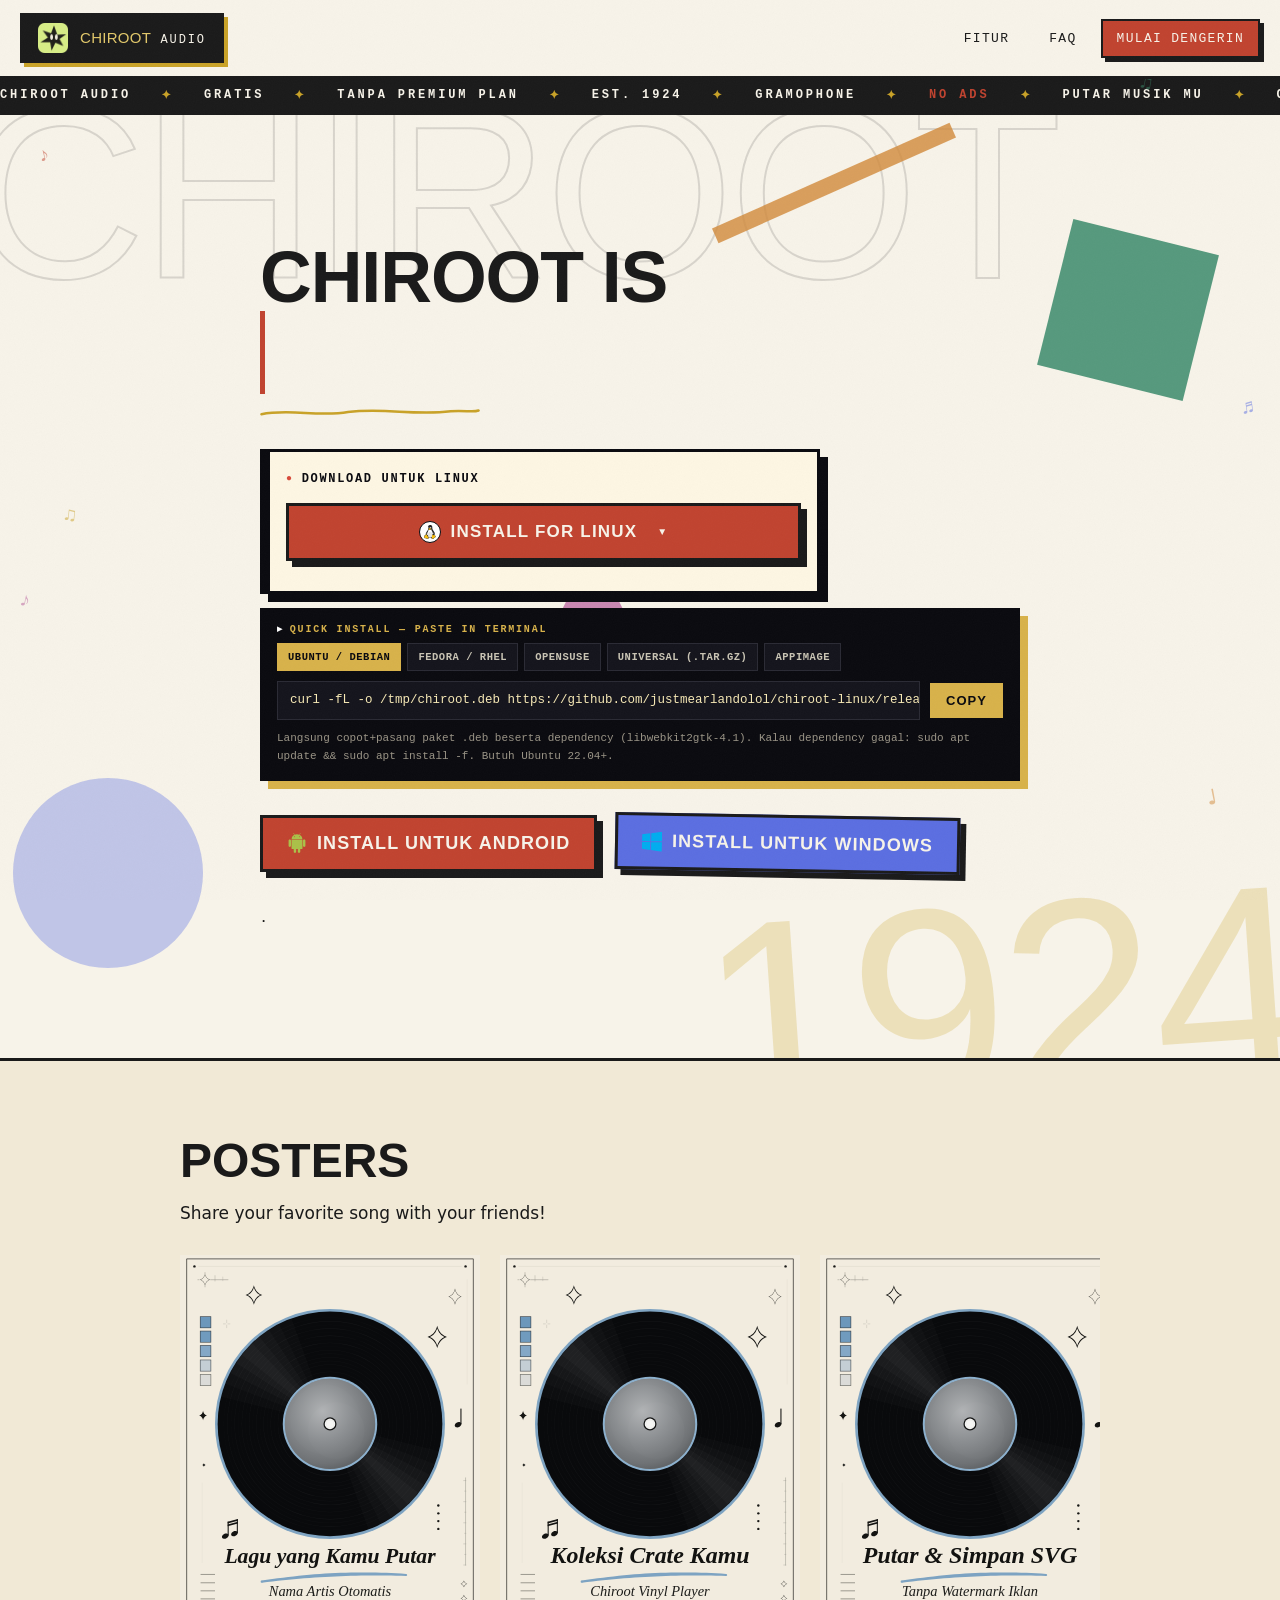
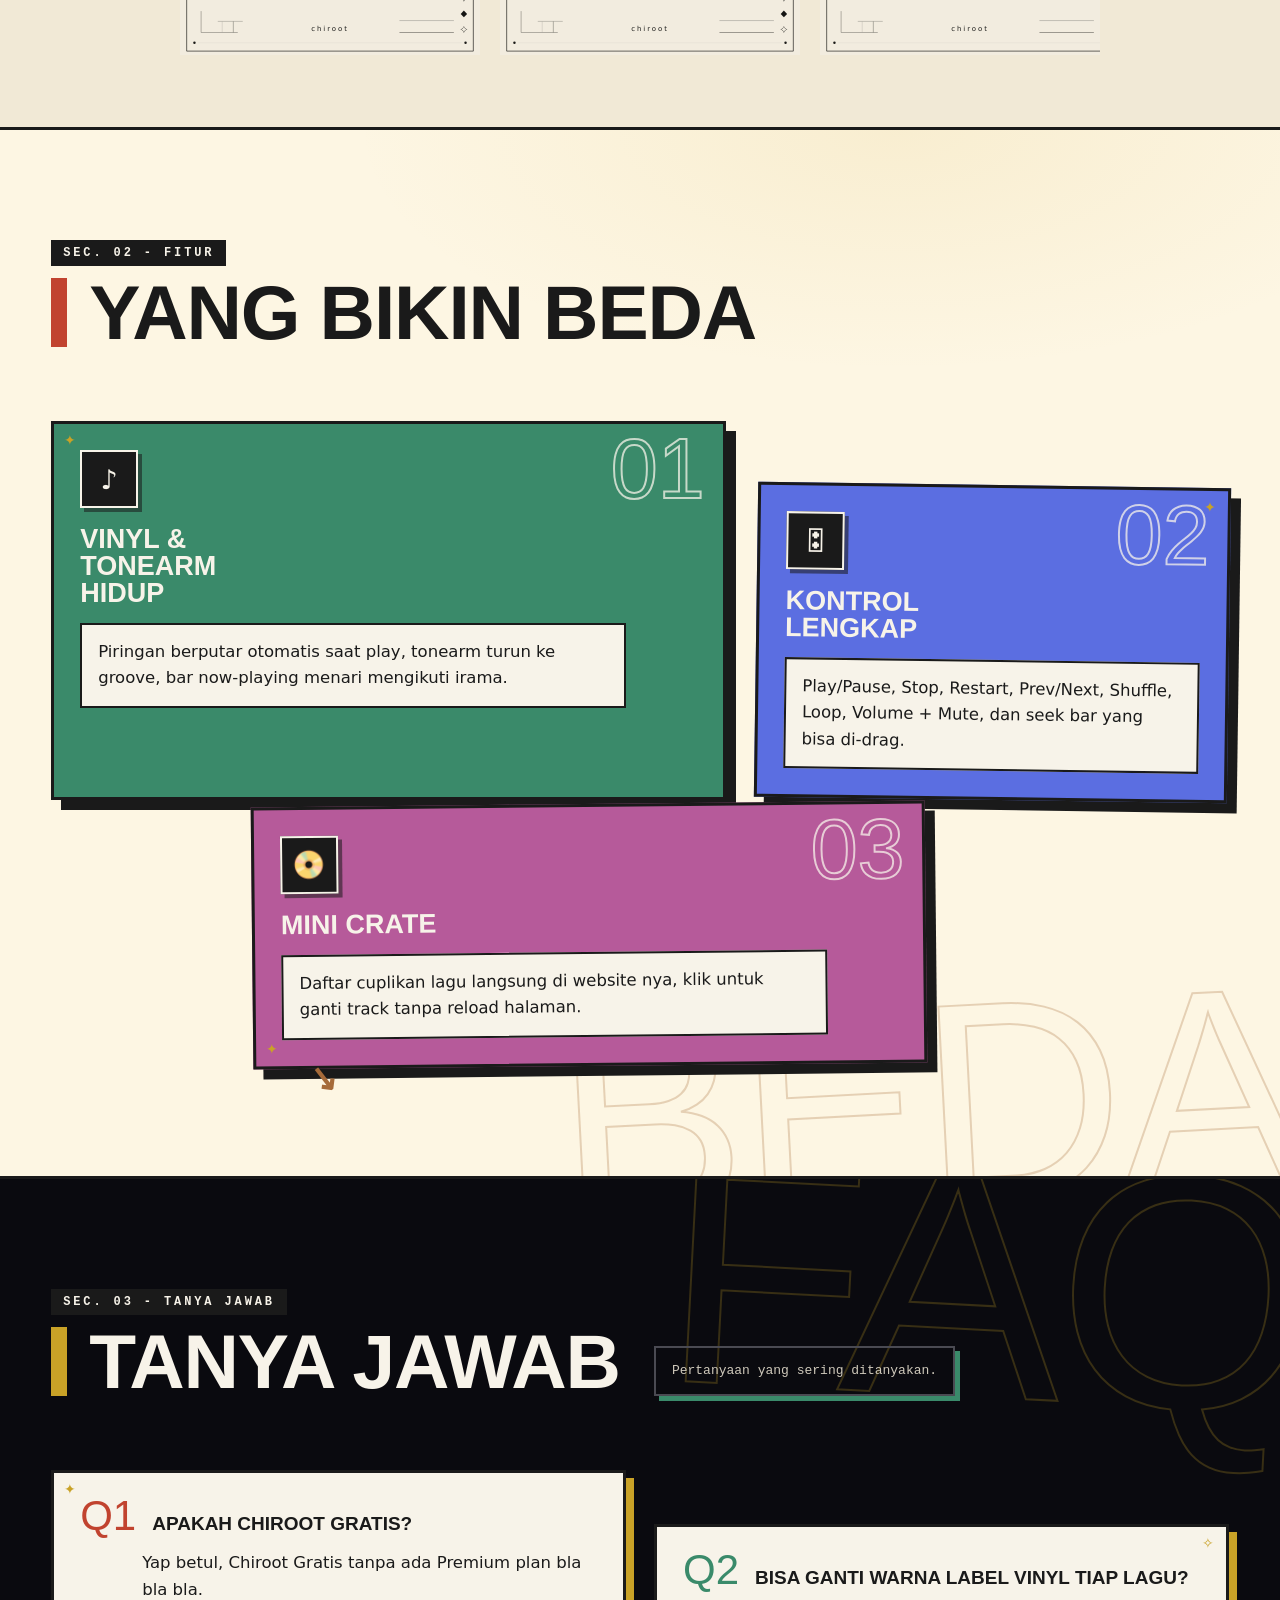
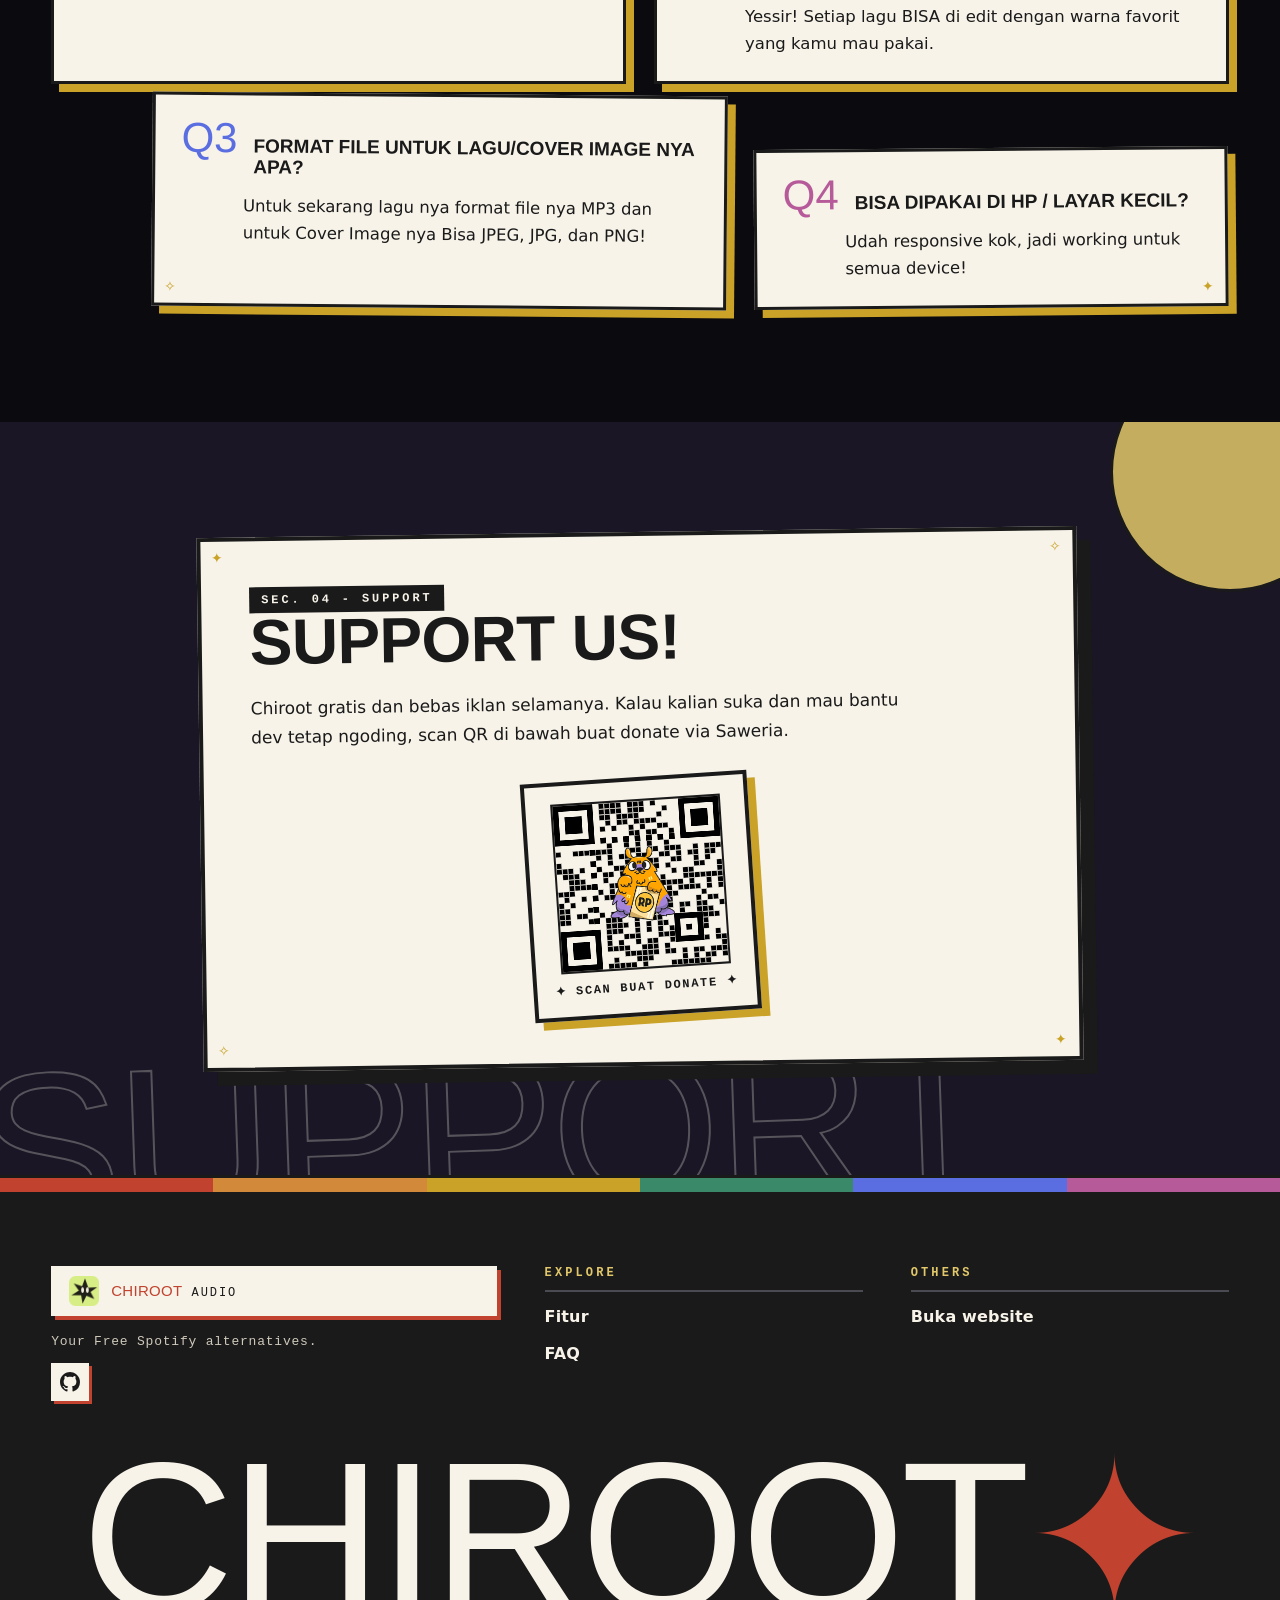
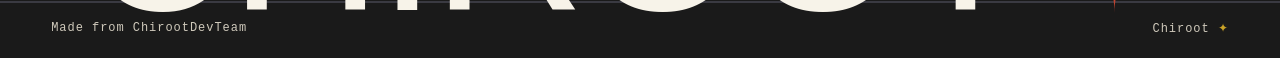
<file: index.html>
<!doctype html>
<html lang="id">
  <head>
    <meta charset="UTF-8" />
    <script>
      
      (function () {
        try {
          var q = window.location.search || "";
          if (/(^|[?&])(code|error)=/.test(q)) {
            var target =
              window.location.pathname.replace(/[^/]*$/, "") + "Main.html" + q + (window.location.hash || "");
            window.location.replace(target);
          }
        } catch (e) {}
      })();
    </script>
    <meta name="viewport" content="width=device-width, initial-scale=1.0" />
    <title>Chiroot | Free Audio Player Tanpa Iklan</title>
    <meta name="description" content="Chiroot is a digital music service and free for everyone to use.." />
    <meta name="keywords" content="free audio player, no ads music player, chiroot" />
    <meta name="author" content="Chiroot" />
    <meta property="og:type" content="website" />
    <meta property="og:site_name" content="Chiroot" />
    <meta property="og:title" content="Chiroot | Free Audio Player" />
    <meta property="og:description" content="Audio player gratis, no ads, dengan nuansa vinyl gramophone dan integrasi YouTube. Kontrol lengkap, mini crate, cover custom." />
    <meta property="og:image" content="favicon.svg" />
    <meta name="twitter:card" content="summary_large_image" />
    <meta name="twitter:title" content="Chiroot | Free Audio Player Tanpa Iklan" />
    <meta name="twitter:description" content="Audio player gratis, no ads, dengan nuansa vinyl gramophone dan integrasi YouTube." />
    <meta name="twitter:image" content="favicon.svg" />
    <link rel="preconnect" href="https://fonts.googleapis.com" />
    <link rel="preconnect" href="https://fonts.gstatic.com" crossorigin />
    <link
      href="https://fonts.googleapis.com/css2?family=Archivo:ital,wght@0,400;0,500;0,600;0,700;0,800;0,900;1,500&family=Archivo+Black&family=Archivo+Narrow:ital,wght@0,500;0,600;0,700;1,500&family=Caveat:wght@600;700&family=Gloria+Hallelujah&family=Kalam:wght@400;700&family=Space+Mono:ital,wght@0,400;0,700;1,400&display=swap"
      rel="stylesheet"
    />
    <link rel="icon" type="image/png" href="/favicon.png" />
    <link rel="manifest" href="manifest.webmanifest" />
    <meta name="theme-color" content="#1a1a1a" />
    <meta name="mobile-web-app-capable" content="yes" />
    <meta
      http-equiv="Content-Security-Policy"
      content="default-src 'self'; img-src 'self' data: blob:; style-src 'self' 'unsafe-inline' https://fonts.googleapis.com; font-src 'self' https://fonts.gstatic.com data:; script-src 'self' 'unsafe-inline' https://www.googletagmanager.com; media-src 'self' blob:; connect-src 'self' https://www.google-analytics.com https://region1.google-analytics.com; frame-ancestors 'none'; base-uri 'self'; form-action 'self'; object-src 'none'; upgrade-insecure-requests"
    />
    <meta http-equiv="X-Content-Type-Options" content="nosniff" />
    <meta name="referrer" content="no-referrer" />
    <script async src="https://www.googletagmanager.com/gtag/js?id=G-QK5TQ12FXN"></script>
    <script>
      window.dataLayer = window.dataLayer || [];
      function gtag() {
        dataLayer.push(arguments);
      }
      gtag("js", new Date());
      gtag("config", "G-QK5TQ12FXN");
    </script>
    <style>
      :root {
        --paper: #f7f3e9;
        --paper-2: #f1e9d6;
        --ink: #1a1a1a;
        --ink-soft: #33323a;
        --wood: #a66b3a;
        --wood-dark: #7a4b26;
        --wood-light: #d2a772;
        --gold: #c9a227;
        --gold-soft: #e2c86a;
        --vinyl: #1e1e24;
        --shadow: rgba(40, 28, 12, 0.18);
        --card-shadow: rgba(48, 34, 16, 0.16);
        --muted: #7b6f5f;
        --red-label: #d84a3a;
        --teal: #3a8a6a;
        --blue: #5b6ee1;
        --plum: #b65a9a;
        --amber: #d28a3a;
        --nav-h: 76px;
        --font-display: "Archivo Black", "Archivo", sans-serif;
        --font-cond: "Archivo Narrow", "Archivo", sans-serif;
        --font-body: "Archivo", system-ui, sans-serif;
        --font-mono: "Space Mono", "Courier New", monospace;
      }
      * {
        box-sizing: border-box;
      }
      html {
        scroll-behavior: smooth;
        scroll-padding-top: calc(var(--nav-h) + 20px);
      }
      html,
      body {
        overflow-x: clip;
      }
      body {
        margin: 0;
        background: var(--paper);
        color: var(--ink);
        font-family: var(--font-body);
        -webkit-font-smoothing: antialiased;
        position: relative;
      }
      ::selection {
        background: var(--red-label);
        color: var(--paper);
      }
      a {
        color: inherit;
        text-decoration: none;
      }
      button,
      input,
      textarea {
        font-family: inherit;
      }
      a:focus-visible,
      button:focus-visible,
      input:focus-visible,
      textarea:focus-visible {
        outline: 3px solid var(--blue);
        outline-offset: 2px;
      }
      .paper-texture {
        position: fixed;
        inset: 0;
        pointer-events: none;
        z-index: 100;
        opacity: 0.55;
        background-image: url("data:image/svg+xml,%3Csvg xmlns='http://www.w3.org/2000/svg' width='180' height='180'%3E%3Cfilter id='n'%3E%3CfeTurbulence type='fractalNoise' baseFrequency='0.9' numOctaves='2' stitchTiles='stitch'/%3E%3CfeColorMatrix type='saturate' values='0'/%3E%3C/filter%3E%3Crect width='180' height='180' filter='url(%23n)' opacity='0.05'/%3E%3C/svg%3E");
      }
      .doodle-notes {
        position: fixed;
        inset: 0;
        pointer-events: none;
        z-index: 40;
      }
      .note {
        position: absolute;
        font-family: var(--font-mono);
        font-weight: 700;
        font-size: 20px;
        opacity: 0.5;
      }
      .note.n1 {
        top: 16%;
        left: 3%;
        color: var(--red-label);
        transform: rotate(-14deg);
      }
      .note.n2 {
        top: 8%;
        right: 10%;
        color: var(--teal);
        transform: rotate(10deg);
      }
      .note.n3 {
        top: 44%;
        right: 2%;
        color: var(--blue);
        transform: rotate(-8deg);
      }
      .note.n4 {
        bottom: 32%;
        left: 1.5%;
        color: var(--plum);
        transform: rotate(12deg);
      }
      .note.n5 {
        bottom: 10%;
        right: 5%;
        color: var(--amber);
        transform: rotate(-10deg);
      }
      .note.n6 {
        top: 56%;
        left: 5%;
        color: var(--gold);
        transform: rotate(6deg);
      }
      @keyframes floatNote {
        to {
          transform: translateY(-14px) rotate(0deg);
        }
      }
      body.is-playing .note {
        animation: floatNote 2.6s ease-in-out infinite alternate;
      }
      body.is-playing .note.n2 {
        animation-delay: 0.4s;
      }
      body.is-playing .note.n3 {
        animation-delay: 0.8s;
      }
      body.is-playing .note.n4 {
        animation-delay: 1.2s;
      }
      body.is-playing .note.n5 {
        animation-delay: 1.6s;
      }
      body.is-playing .note.n6 {
        animation-delay: 2s;
      }
      .site-nav {
        position: sticky;
        top: 0;
        z-index: 60;
        background: var(--paper);
        border-bottom: 3px solid var(--ink);
      }
      .nav-inner {
        max-width: 1360px;
        margin: 0 auto;
        display: flex;
        align-items: center;
        min-height: var(--nav-h);
        padding: 0 20px;
      }
      .brand {
        display: flex;
        align-items: center;
        gap: 12px;
        padding: 8px 16px;
        background: var(--ink);
        color: var(--paper);
        border: 2px solid var(--ink);
        box-shadow: 4px 4px 0 var(--gold);
      }
      .brand-mark {
        width: 30px;
        height: 30px;
        object-fit: contain;
      }
      .brand-text {
        font-family: var(--font-mono);
        font-size: 12px;
        letter-spacing: 0.16em;
        text-transform: uppercase;
        white-space: nowrap;
      }
      .brand-text span {
        font-family: var(--font-display);
        font-size: 15px;
        letter-spacing: 0.02em;
        color: var(--gold-soft);
      }
      .nav-toggle {
        display: none;
        margin-left: auto;
        width: 50px;
        height: 50px;
        align-items: center;
        justify-content: center;
        background: var(--paper);
        border: 2px solid var(--ink);
        box-shadow: 3px 3px 0 var(--ink);
        cursor: pointer;
      }
      .nav-toggle span {
        position: relative;
        display: block;
        width: 22px;
        height: 3px;
        background: var(--ink);
      }
      .nav-toggle span::before,
      .nav-toggle span::after {
        content: "";
        position: absolute;
        left: 0;
        width: 22px;
        height: 3px;
        background: var(--ink);
        transition: transform 0.2s;
      }
      .nav-toggle span::before {
        top: -7px;
      }
      .nav-toggle span::after {
        top: 7px;
      }
      .nav-toggle[aria-expanded="true"] span {
        background: transparent;
      }
      .nav-toggle[aria-expanded="true"] span::before {
        transform: translateY(7px) rotate(45deg);
      }
      .nav-toggle[aria-expanded="true"] span::after {
        transform: translateY(-7px) rotate(-45deg);
      }
      .nav-links {
        display: flex;
        align-items: center;
        gap: 8px;
        margin-left: auto;
        padding: 0;
        list-style: none;
      }
      .nav-links a {
        display: inline-block;
        padding: 10px 14px;
        font-family: var(--font-mono);
        font-size: 13px;
        letter-spacing: 0.1em;
        text-transform: uppercase;
        border: 2px solid transparent;
        transition: background 0.12s, color 0.12s, border-color 0.12s,
          box-shadow 0.12s, transform 0.12s;
      }
      .nav-links a:hover {
        border-color: var(--ink);
        background: var(--gold-soft);
        box-shadow: 3px 3px 0 var(--ink);
        transform: translate(-1px, -1px);
      }
      .nav-cta {
        background: var(--red-label);
        color: var(--paper);
        border-color: var(--ink) !important;
        box-shadow: 4px 4px 0 var(--ink);
      }
      .nav-cta:hover {
        background: var(--ink) !important;
        color: var(--gold-soft) !important;
      }
      .tick-bar {
        display: flex;
        overflow: hidden;
        background: var(--ink);
        border-bottom: 3px solid var(--ink);
        padding: 9px 0;
      }
      .tick {
        display: flex;
        flex: none;
        width: max-content;
        gap: 30px;
        padding-right: 30px;
        white-space: nowrap;
        animation: tickMove 28s linear infinite;
        font-family: var(--font-mono);
        font-size: 12px;
        font-weight: 700;
        letter-spacing: 0.24em;
        text-transform: uppercase;
        color: var(--paper);
      }
      .tick i {
        color: var(--gold);
        font-style: normal;
      }
      .tick em {
        color: var(--red-label);
        font-style: normal;
      }
      @keyframes tickMove {
        to {
          transform: translateX(-100%);
        }
      }
      .page {
        position: relative;
        z-index: 2;
      }
      .hero {
        position: relative;
        overflow: clip;
        padding: 72px clamp(20px, 4vw, 56px) 120px;
        border-bottom: 3px solid var(--ink);
      }
      .bg-word {
        position: absolute;
        font-family: var(--font-display);
        line-height: 0.8;
        letter-spacing: -0.02em;
        pointer-events: none;
        user-select: none;
      }
      .hero-bg-word {
        top: -18px;
        left: -30px;
        font-size: clamp(110px, 19vw, 300px);
        color: transparent;
        -webkit-text-stroke: 2px rgba(26, 26, 26, 0.14);
      }
      .hero-bg-word.b {
        top: auto;
        left: auto;
        right: -24px;
        bottom: -58px;
        font-size: clamp(140px, 22vw, 340px);
        color: rgba(201, 162, 39, 0.24);
        -webkit-text-stroke: 0;
        transform: rotate(-4deg);
      }
      .hero-blob {
        position: absolute;
        pointer-events: none;
      }
      .hb1 {
        top: 120px;
        right: 6%;
        width: 150px;
        height: 150px;
        background: var(--teal);
        transform: rotate(14deg);
        opacity: 0.85;
      }
      .hb2 {
        bottom: 90px;
        left: 1%;
        width: 190px;
        height: 190px;
        border-radius: 50%;
        background: var(--blue);
        opacity: 0.35;
      }
      .hb3 {
        top: 46%;
        left: 42%;
        width: 110px;
        height: 110px;
        background: var(--plum);
        clip-path: polygon(0 100%, 100% 100%, 50% 0);
        opacity: 0.7;
      }
      .hb4 {
        top: 60px;
        left: 55%;
        width: 260px;
        height: 16px;
        background: var(--amber);
        transform: rotate(-24deg);
        opacity: 0.8;
      }
      .hero-grid {
        position: relative;
        z-index: 1;
        max-width: 1360px;
        margin: 0 auto;
        display: grid;
        grid-template-columns: 1.04fr 0.96fr;
        gap: clamp(36px, 5vw, 72px);
        align-items: start;
      }
      .hero-copy {
        padding-top: 26px;
      }
      .vinyl-stamp {
        display: inline-block;
        background: var(--ink);
        color: var(--gold-soft);
        font-family: var(--font-mono);
        font-size: 12px;
        font-weight: 700;
        letter-spacing: 0.22em;
        text-transform: uppercase;
        padding: 7px 14px;
        border: 2px solid var(--gold);
        box-shadow: 4px 4px 0 var(--red-label);
        transform: rotate(-2deg);
      }
      .hero-title {
        margin: 30px 0 0;
        font-family: var(--font-display);
        font-size: clamp(42px, 5.6vw, 92px);
        line-height: 0.95;
        letter-spacing: -0.015em;
        text-transform: uppercase;
      }
      .hero-title em {
        font-style: normal;
        display: inline-block;
        background: var(--red-label);
        color: var(--paper);
        padding: 0 0.18em;
        transform: rotate(-1.2deg);
      }
      .typewriter-word {
        display: inline-grid;
        vertical-align: baseline;
        position: relative;
        color: var(--red-label);
        font-style: normal;
        min-width: 6ch;
      }
      .typewriter-word .tw-word {
        grid-area: 1/1;
        overflow: hidden;
        white-space: nowrap;
        border-right: 0.08em solid var(--red-label);
        width: 0;
        max-width: max-content;
      }
      .typewriter-word .tw-free {
        animation: twFree 8s steps(5, end) infinite;
      }
      .typewriter-word .tw-noads {
        animation: twNoads 8s steps(6, end) infinite;
      }
      @keyframes twFree {
        0% {
          width: 0;
          opacity: 1;
        }
        18% {
          width: 5ch;
          opacity: 1;
        }
        31% {
          width: 5ch;
          opacity: 1;
        }
        45% {
          width: 0;
          opacity: 1;
        }
        45.1%,
        100% {
          width: 0;
          opacity: 0;
        }
      }
      @keyframes twNoads {
        0%,
        48% {
          width: 0;
          opacity: 0;
        }
        48.1% {
          width: 0;
          opacity: 1;
        }
        61% {
          width: 6ch;
          opacity: 1;
        }
        76% {
          width: 6ch;
          opacity: 1;
        }
        90% {
          width: 0;
          opacity: 1;
        }
        90.1%,
        100% {
          width: 0;
          opacity: 0;
        }
      }
      .title-scribble {
        margin: 10px 0 0;
      }
      .hero-sub {
        margin: 26px 0 0;
        max-width: 46ch;
        font-size: 18.5px;
        line-height: 1.65;
        font-weight: 500;
        background: var(--paper-2);
        border: 2px solid var(--ink);
        border-left: 10px solid var(--teal);
        padding: 16px 18px;
        box-shadow: 6px 6px 0 rgba(26, 26, 26, 0.9);
      }
      .hero-sub-linux {
        max-width: 560px;
      }
      .linux-dl-label {
        font-family: var(--font-cond);
        font-weight: 800;
        text-transform: uppercase;
        letter-spacing: 0.08em;
        font-size: 15px;
        color: var(--teal);
        margin-bottom: 12px;
      }
      .linux-dl-row {
        display: flex;
        flex-wrap: wrap;
        gap: 12px;
      }
      .btn-linux {
        background: var(--teal);
        color: var(--paper);
        padding: 11px 16px;
        font-size: 15px;
        box-shadow: 5px 5px 0 var(--ink);
        text-decoration: none;
        transform: rotate(-0.5deg);
      }
      .btn-linux:hover {
        transform: rotate(-0.5deg) translate(-2px, -2px);
        box-shadow: 7px 7px 0 var(--ink);
      }
      .linux-dl-cmd {
        margin-top: 14px;
        display: flex;
        align-items: stretch;
        gap: 8px;
      }
      .linux-dl-cmd code {
        flex: 1;
        min-width: 0;
        overflow-x: auto;
        white-space: nowrap;
        background: var(--ink);
        color: var(--gold-soft);
        font-family: var(--font-mono);
        font-size: 12.5px;
        padding: 10px 12px;
        border: 2px solid var(--ink);
      }
      .linux-copy {
        border: 2px solid var(--ink);
        background: var(--gold);
        color: var(--ink);
        font-family: var(--font-cond);
        font-weight: 800;
        font-size: 13px;
        letter-spacing: 0.06em;
        padding: 10px 14px;
        cursor: pointer;
        box-shadow: 4px 4px 0 var(--ink);
      }
      .linux-copy:hover {
        background: var(--gold-soft);
        transform: translate(-1px, -1px);
        box-shadow: 5px 5px 0 var(--ink);
      }
      .linux-copy.copied {
        background: var(--teal);
        color: var(--paper);
      }
      @media (max-width: 640px) {
        .hero-sub-linux {
          max-width: none;
        }
        .linux-dl-row .btn-linux {
          width: auto;
          flex: 1 1 40%;
          justify-content: center;
          font-size: 14px;
          padding: 12px 10px;
        }
        .linux-dl-cmd {
          flex-wrap: wrap;
        }
      }
      .hero-actions {
        display: flex;
        flex-wrap: wrap;
        gap: 18px;
        margin-top: 34px;
        align-items: center;
      }
      .btn {
        display: inline-flex;
        align-items: center;
        gap: 10px;
        padding: 15px 24px;
        border: 3px solid var(--ink);
        background: var(--paper-2);
        color: var(--ink);
        font-family: var(--font-cond);
        font-weight: 700;
        font-size: 18px;
        letter-spacing: 0.06em;
        text-transform: uppercase;
        cursor: pointer;
        box-shadow: 6px 6px 0 var(--ink);
        transition: transform 0.12s, box-shadow 0.12s;
      }
      .btn:hover {
        transform: translate(-2px, -2px);
        box-shadow: 8px 8px 0 var(--ink);
      }
      .btn:active {
        transform: translate(3px, 3px);
        box-shadow: 1px 1px 0 var(--ink);
      }
      .btn-primary {
        background: var(--red-label);
        color: var(--paper);
      }
      .btn-windows {
        background: var(--blue);
        color: var(--paper);
        transform: rotate(1deg);
      }
      .btn-windows:hover {
        transform: rotate(1deg) translate(-2px, -2px);
      }
      .hero-meta {
        display: flex;
        flex-wrap: wrap;
        gap: 10px 0;
        margin-top: 28px;
        font-family: var(--font-mono);
        font-size: 12px;
        font-weight: 700;
        letter-spacing: 0.18em;
        text-transform: uppercase;
      }
      .hero-meta span {
        padding: 5px 12px;
        border: 2px solid var(--ink);
      }
      .hero-meta span:nth-child(1) {
        background: var(--gold-soft);
      }
      .hero-meta span:nth-child(2) {
        background: var(--paper);
      }
      .hero-meta span:nth-child(3) {
        background: var(--ink);
        color: var(--paper);
      }
      .share-strip {
        margin-top: 34px;
        max-width: 460px;
        background: var(--paper-2);
        border: 3px solid var(--ink);
        box-shadow: 8px 8px 0 var(--plum);
        padding: 14px;
        transform: rotate(0.6deg);
      }
      .share-caption {
        margin: 0 0 10px;
        font-family: var(--font-mono);
        font-size: 12px;
        letter-spacing: 0.14em;
        text-transform: uppercase;
      }
      .share-caption b {
        background: var(--ink);
        color: var(--paper);
        padding: 3px 8px;
      }
      .share-stage {
        position: relative;
        overflow: hidden;
        border: 2px solid var(--ink);
        background: var(--paper);
        cursor: zoom-in;
        aspect-ratio: 16 / 9;
      }
      .share-stage img {
        display: block;
        width: 100%;
        height: 100%;
        object-fit: cover;
        transition: opacity 0.25s;
      }
      .share-stage img.fade {
        opacity: 0.15;
      }
      .share-dots {
        display: flex;
        gap: 8px;
        margin-top: 10px;
      }
      .share-dots span {
        width: 14px;
        height: 14px;
        border: 2px solid var(--ink);
        background: var(--paper);
        cursor: pointer;
        transition: background 0.12s, transform 0.12s;
      }
      .share-dots span:hover {
        transform: translateY(-2px);
      }
      .share-dots span.on {
        background: var(--red-label);
      }
      .preview-card {
        position: relative;
        z-index: 1;
        grid-column: 2;
        grid-row: 1;
        background: var(--paper);
        border: 3px solid var(--ink);
        box-shadow: 12px 12px 0 var(--ink);
        padding: 20px 20px 24px;
        margin-top: 26px;
        transform: rotate(-1.1deg);
      }
      .pc-blob {
        grid-column: 2;
        grid-row: 1;
        z-index: 0;
        justify-self: end;
        align-self: start;
        width: 150px;
        height: 150px;
        margin-top: -4px;
        margin-right: -20px;
        background: var(--gold-soft);
        border: 3px solid var(--ink);
        border-radius: 50%;
      }
      .pc-sticker {
        position: absolute;
        top: -16px;
        right: 14px;
        z-index: 3;
        background: var(--red-label);
        color: var(--paper);
        font-family: var(--font-mono);
        font-size: 11px;
        font-weight: 700;
        letter-spacing: 0.18em;
        text-transform: uppercase;
        padding: 6px 12px;
        border: 2px solid var(--ink);
        box-shadow: 4px 4px 0 var(--ink);
        transform: rotate(4deg);
      }
      .corner-doodle {
        position: absolute;
        font-family: var(--font-mono);
        font-size: 14px;
        color: var(--gold);
        z-index: 3;
      }
      .corner-doodle.tl {
        top: 8px;
        left: 10px;
      }
      .corner-doodle.tr {
        top: 8px;
        right: 12px;
      }
      .corner-doodle.bl {
        bottom: 8px;
        left: 10px;
      }
      .corner-doodle.br {
        bottom: 8px;
        right: 12px;
      }
      .nowplaying-wrap {
        position: relative;
        z-index: 2;
        width: min(360px, 92%);
        margin: -36px auto 16px;
        transform: rotate(1.4deg);
      }
      .nowplaying-card {
        background: var(--ink);
        color: var(--paper);
        border: 2px solid var(--gold);
        box-shadow: 6px 6px 0 var(--red-label);
        padding: 14px 18px;
        text-align: center;
      }
      .np-eyebrow {
        font-family: var(--font-mono);
        font-size: 10px;
        letter-spacing: 0.3em;
        text-transform: uppercase;
        color: var(--gold-soft);
      }
      .np-track {
        font-family: var(--font-display);
        font-size: clamp(20px, 3vw, 26px);
        line-height: 1.05;
        text-transform: uppercase;
        margin: 6px 0 2px;
      }
      .np-artist {
        font-family: var(--font-mono);
        font-size: 12px;
        color: #c9c3b4;
        margin: 0;
      }
      .np-bar {
        display: flex;
        align-items: flex-end;
        justify-content: center;
        gap: 5px;
        height: 22px;
        margin-top: 10px;
      }
      .np-bar span {
        width: 5px;
        height: 5px;
      }
      .np-bar span:nth-child(1) {
        background: var(--gold);
      }
      .np-bar span:nth-child(2) {
        background: var(--red-label);
      }
      .np-bar span:nth-child(3) {
        background: var(--teal);
      }
      .np-bar span:nth-child(4) {
        background: var(--blue);
      }
      .np-bar span:nth-child(5) {
        background: var(--plum);
      }
      @keyframes npBounce {
        from {
          height: 5px;
        }
        to {
          height: 22px;
        }
      }
      body.is-playing .np-bar span {
        animation: npBounce 0.48s ease-in-out infinite alternate;
      }
      body.is-playing .np-bar span:nth-child(2) {
        animation-delay: 0.1s;
      }
      body.is-playing .np-bar span:nth-child(3) {
        animation-delay: 0.2s;
      }
      body.is-playing .np-bar span:nth-child(4) {
        animation-delay: 0.3s;
      }
      body.is-playing .np-bar span:nth-child(5) {
        animation-delay: 0.4s;
      }
      body:not(.is-playing) .np-bar span {
        animation: none;
        height: 5px;
      }
      .preview-head {
        text-align: center;
        padding: 4px 6px 2px;
      }
      .preview-eyebrow {
        display: inline-block;
        background: var(--ink);
        color: var(--gold-soft);
        font-family: var(--font-mono);
        font-size: 11px;
        font-weight: 700;
        letter-spacing: 0.26em;
        text-transform: uppercase;
        padding: 5px 12px;
        transform: rotate(-1deg);
      }
      .preview-song {
        margin: 12px 0 0;
        font-family: var(--font-display);
        font-size: clamp(28px, 3.4vw, 42px);
        line-height: 0.95;
        text-transform: uppercase;
        letter-spacing: -0.01em;
      }
      .preview-artist {
        margin: 8px 0 0;
        font-family: var(--font-mono);
        font-size: 13px;
        color: var(--muted);
      }
      .gramophone-stage {
        position: relative;
        display: flex;
        justify-content: center;
        padding: 26px 2px 18px;
      }
      .stage-shadow {
        position: absolute;
        bottom: 12px;
        width: 62%;
        height: 22px;
        background: radial-gradient(
          ellipse at center,
          rgba(70, 44, 18, 0.22) 0%,
          rgba(70, 44, 18, 0.08) 55%,
          transparent 72%
        );
        filter: blur(2px);
        z-index: 0;
      }
      .turntable-base {
        position: relative;
        width: min(300px, 100%);
        margin: 0 auto;
        background: var(--wood);
        border: 3px solid var(--ink);
        box-shadow: 8px 8px 0 var(--wood-dark);
        padding: 18px 14px 18px;
        overflow: visible;
      }
      .wood-grain {
        position: absolute;
        left: 12px;
        right: 12px;
        height: 2px;
        background: rgba(58, 28, 10, 0.35);
      }
      .wood-grain.g1 {
        top: 12px;
        transform: rotate(-0.4deg);
      }
      .wood-grain.g2 {
        top: 50%;
        opacity: 0.55;
      }
      .wood-grain.g3 {
        bottom: 14px;
        transform: rotate(0.5deg);
        opacity: 0.72;
      }
      .platter-ring {
        position: absolute;
        left: 50%;
        top: 50%;
        width: 200px;
        height: 200px;
        transform: translate(-50%, -50%);
        border-radius: 50%;
        background: var(--wood-light);
        border: 3px solid var(--ink);
        box-shadow: inset 0 0 0 8px rgba(58, 28, 10, 0.18);
      }
      .vinyl-stage {
        position: relative;
        width: 186px;
        height: 186px;
        margin: 0 auto;
        display: flex;
        align-items: center;
        justify-content: center;
        z-index: 4;
      }
      .record-shadow {
        position: absolute;
        width: 174px;
        height: 24px;
        bottom: -2px;
        background: radial-gradient(
          ellipse,
          rgba(30, 18, 8, 0.28) 0%,
          rgba(30, 18, 8, 0) 72%
        );
        border-radius: 50%;
        filter: blur(2px);
      }
      .record {
        width: 178px;
        height: 178px;
        border-radius: 50%;
        background: var(--vinyl);
        position: relative;
        box-shadow: 0 0 0 3px #101014, 0 0 0 5px #2c2c34;
        overflow: hidden;
        will-change: transform;
      }
      .record.playing {
        animation: spin 3.8s linear infinite;
      }
      @keyframes spin {
        to {
          transform: rotate(360deg);
        }
      }
      .record-grooves {
        position: absolute;
        inset: 12px;
        border-radius: 50%;
        background: repeating-radial-gradient(
          circle at center,
          rgba(255, 255, 255, 0.035) 0 2px,
          transparent 2px 5px
        );
        opacity: 0.95;
      }
      .record-grooves.g2 {
        inset: 34px;
        opacity: 0.65;
      }
      .record-grooves.g3 {
        inset: 58px;
        opacity: 0.5;
      }
      .record-sheen {
        position: absolute;
        inset: 0;
        border-radius: 50%;
        background: conic-gradient(
          from 210deg,
          rgba(255, 255, 255, 0.08),
          transparent 30%,
          transparent 70%,
          rgba(255, 255, 255, 0.05)
        );
        pointer-events: none;
        mix-blend-mode: screen;
      }
      .record-label {
        position: absolute;
        left: 50%;
        top: 50%;
        width: 72px;
        height: 72px;
        transform: translate(-50%, -50%);
        border-radius: 50%;
        background: var(--red-label);
        box-shadow: inset 0 0 0 2px rgba(0, 0, 0, 0.18);
        display: flex;
        align-items: center;
        justify-content: center;
        overflow: hidden;
        border: 2.2px solid #141418;
      }
      .label-inner {
        width: 100%;
        height: 100%;
        display: flex;
        flex-direction: column;
        align-items: center;
        justify-content: center;
        text-align: center;
        padding: 6px;
        color: #fff8e8;
        position: relative;
      }
      .label-inner img.label-cover {
        position: absolute;
        inset: 0;
        width: 100%;
        height: 100%;
        object-fit: cover;
        opacity: 0.94;
      }
      .label-inner.has-cover .label-text-wrap {
        position: relative;
        z-index: 2;
        background: rgba(20, 10, 5, 0.45);
        padding: 2px 4px;
      }
      .label-inner .label-brand {
        font-family: var(--font-mono);
        font-size: 7px;
        letter-spacing: 0.14em;
        text-transform: uppercase;
        opacity: 0.95;
      }
      .label-inner .label-title {
        font-family: var(--font-body);
        font-weight: 800;
        font-size: 11px;
        line-height: 1.05;
      }
      .spindle-hole {
        position: absolute;
        left: 50%;
        top: 50%;
        width: 12px;
        height: 12px;
        transform: translate(-50%, -50%);
        background: #ece5d6;
        border-radius: 50%;
        box-shadow: inset 0 0 0 2px #1a1a1a;
        z-index: 5;
      }
      .tonearm-pivot {
        position: absolute;
        right: 16px;
        top: 12px;
        width: 58px;
        height: 58px;
        z-index: 6;
      }
      .pivot-screw {
        position: absolute;
        left: 50%;
        top: 50%;
        width: 22px;
        height: 22px;
        transform: translate(-50%, -50%);
        background: var(--gold);
        border: 2.5px solid #1a1a1a;
        border-radius: 50%;
      }
      .tonearm {
        position: absolute;
        left: 24px;
        top: 24px;
        width: 104px;
        height: 18px;
        transform-origin: -10px 6px;
        transform: rotate(-42deg);
        transition: transform 0.75s cubic-bezier(0.34, 1.26, 0.64, 1);
        z-index: 5;
      }
      .tonearm.on-record {
        transform: rotate(158deg);
      }
      .tonearm-bar {
        position: absolute;
        left: 0;
        top: 5px;
        width: 76px;
        height: 6px;
        background: var(--gold);
        border: 2px solid #1a1a1a;
        border-radius: 4px;
      }
      .tonearm-head {
        position: absolute;
        left: 72px;
        top: 0;
        width: 28px;
        height: 16px;
        background: #2b2b34;
        border: 2px solid #111;
        border-radius: 4px 10px 10px 4px;
      }
      .needle-tip {
        position: absolute;
        right: -4px;
        top: 6px;
        width: 7px;
        height: 3.5px;
        background: #d9dde4;
        border: 1.5px solid #111;
        border-radius: 2px;
      }
      .counterweight {
        position: absolute;
        left: -14px;
        top: 2px;
        width: 14px;
        height: 12px;
        background: #55586a;
        border: 2px solid #141414;
        border-radius: 5px;
      }
      .brand-plate {
        position: absolute;
        left: 50%;
        bottom: -14px;
        transform: translateX(-50%) rotate(-1deg);
        background: var(--ink);
        color: var(--gold-soft);
        padding: 4px 12px;
        font-family: var(--font-mono);
        font-size: 10px;
        font-weight: 700;
        letter-spacing: 0.2em;
        text-transform: uppercase;
        border: 2px solid var(--ink);
      }
      .preview-controls {
        position: relative;
        margin-top: 24px;
        background: var(--paper-2);
        border: 3px solid var(--ink);
        box-shadow: 6px 6px 0 var(--gold);
        padding: 18px 16px;
      }
      .transport {
        display: flex;
        flex-wrap: wrap;
        justify-content: center;
        align-items: center;
        gap: 10px;
      }
      .ctrl-btn {
        width: 46px;
        height: 46px;
        display: inline-flex;
        align-items: center;
        justify-content: center;
        background: var(--paper);
        border: 2px solid var(--ink);
        color: var(--ink);
        cursor: pointer;
        box-shadow: 3px 3px 0 var(--ink);
        transition: transform 0.12s, box-shadow 0.12s, background 0.12s,
          color 0.12s;
      }
      .ctrl-btn:hover {
        background: var(--ink);
        color: var(--paper);
        transform: translate(-1px, -1px);
        box-shadow: 4px 4px 0 var(--ink);
      }
      .ctrl-btn:active {
        transform: translate(2px, 2px);
        box-shadow: 0 0 0 var(--ink);
      }
      .ctrl-btn.small {
        width: 38px;
        height: 38px;
      }
      .ctrl-btn.play-main {
        width: 62px;
        height: 62px;
        background: var(--red-label);
        color: var(--paper);
        box-shadow: 4px 4px 0 var(--ink);
      }
      .ctrl-btn.active {
        background: var(--gold);
        color: var(--ink);
      }
      .progress-wrap {
        display: flex;
        align-items: center;
        gap: 10px;
        margin-top: 16px;
      }
      .time-pill {
        flex: none;
        font-family: var(--font-mono);
        font-size: 11px;
        font-weight: 700;
        background: var(--ink);
        color: var(--paper);
        padding: 5px 9px;
        letter-spacing: 0.06em;
      }
      .progress-track-wrap {
        position: relative;
        flex: 1;
        height: 20px;
        border: 2px solid var(--ink);
        background: var(--paper);
      }
      .progress-track-wrap:focus-within {
        outline: 3px solid var(--blue);
        outline-offset: 2px;
      }
      .progress-track {
        position: relative;
        height: 100%;
      }
      .progress-fill {
        position: absolute;
        left: 0;
        top: 0;
        bottom: 0;
        width: 0;
        background: var(--red-label);
        background-image: repeating-linear-gradient(
          -45deg,
          rgba(26, 26, 26, 0.18) 0 4px,
          transparent 4px 8px
        );
      }
      .progress-thumb {
        position: absolute;
        top: 50%;
        left: 0;
        width: 10px;
        height: 22px;
        transform: translate(-50%, -50%);
        background: var(--gold);
        border: 2px solid var(--ink);
      }
      #preview-seek {
        position: absolute;
        inset: 0;
        width: 100%;
        height: 100%;
        margin: 0;
        opacity: 0;
        cursor: pointer;
        -webkit-appearance: none;
        appearance: none;
        background: transparent;
      }
      .volume-row {
        display: flex;
        align-items: center;
        gap: 10px;
        margin-top: 14px;
      }
      .mini-btn {
        flex: none;
        width: 36px;
        height: 36px;
        display: inline-flex;
        align-items: center;
        justify-content: center;
        background: var(--paper);
        border: 2px solid var(--ink);
        color: var(--ink);
        cursor: pointer;
        box-shadow: 2px 2px 0 var(--ink);
        transition: background 0.12s, color 0.12s;
      }
      .mini-btn:hover {
        background: var(--ink);
        color: var(--paper);
      }
      .volume-track {
        flex: 1;
        max-width: 150px;
        height: 20px;
        border: 2px solid var(--ink);
        background: var(--paper);
        display: flex;
        align-items: center;
        padding: 0 2px;
      }
      #volume {
        width: 100%;
        height: 14px;
        margin: 0;
        background: transparent;
        cursor: pointer;
        -webkit-appearance: none;
        appearance: none;
      }
      #volume::-webkit-slider-thumb {
        -webkit-appearance: none;
        width: 14px;
        height: 14px;
        background: var(--ink);
        border: 2px solid var(--paper);
        box-shadow: 0 0 0 2px var(--ink);
      }
      #volume::-moz-range-thumb {
        width: 12px;
        height: 12px;
        background: var(--ink);
        border: 2px solid var(--paper);
        border-radius: 0;
        box-shadow: 0 0 0 2px var(--ink);
      }
      .volume-label {
        font-family: var(--font-mono);
        font-size: 12px;
        font-weight: 700;
      }
      .hint-text {
        margin: 16px 0 0;
        padding-top: 12px;
        border-top: 2px dashed var(--ink);
        font-family: var(--font-mono);
        font-size: 11px;
        line-height: 1.9;
        letter-spacing: 0.04em;
        color: var(--muted);
        text-align: center;
      }
      .hint-text b {
        color: var(--ink);
        background: var(--gold-soft);
        padding: 1px 6px;
        border: 1px solid var(--ink);
      }
      .mini-crate {
        margin-top: 20px;
        background: var(--vinyl);
        color: var(--paper);
        border: 3px solid var(--ink);
        box-shadow: 6px 6px 0 var(--blue);
        padding: 16px;
      }
      .mini-crate-head {
        display: flex;
        align-items: baseline;
        justify-content: space-between;
        flex-wrap: wrap;
        gap: 8px;
      }
      .mini-crate-title {
        margin: 0;
        font-family: var(--font-display);
        font-size: 18px;
        letter-spacing: 0.02em;
        text-transform: uppercase;
        color: var(--paper);
      }
      .crate-count {
        font-family: var(--font-mono);
        font-size: 12px;
        color: var(--gold-soft);
      }
      .crate-link {
        font-family: var(--font-mono);
        font-size: 12px;
        color: var(--paper);
        border-bottom: 2px solid var(--red-label);
      }
      .crate-link:hover {
        color: var(--gold-soft);
        border-color: var(--gold-soft);
      }
      .crate-list {
        list-style: none;
        margin: 12px 0 0;
        padding: 0;
        max-height: 230px;
        overflow: auto;
      }
      .crate-item {
        display: grid;
        grid-template-columns: 44px 1fr auto;
        gap: 12px;
        align-items: center;
        padding: 8px;
        border: 2px solid #3a3a44;
        background: #26262e;
        margin-bottom: 8px;
        cursor: pointer;
        transition: background 0.12s, border-color 0.12s;
      }
      .crate-item:hover {
        background: #31313b;
        border-color: var(--gold);
      }
      .crate-item.active {
        background: var(--red-label);
        border-color: var(--paper);
      }
      .crate-thumb {
        width: 44px;
        height: 44px;
        overflow: hidden;
        border: 2px solid #3a3a44;
      }
      .crate-item.active .crate-thumb {
        border-color: var(--paper);
      }
      .crate-thumb img {
        width: 100%;
        height: 100%;
        object-fit: cover;
        display: block;
      }
      .ct-label {
        width: 100%;
        height: 100%;
        display: flex;
        align-items: center;
        justify-content: center;
        font-family: var(--font-mono);
        font-size: 12px;
        font-weight: 700;
        color: var(--paper);
      }
      .crate-meta {
        min-width: 0;
      }
      .crate-meta .p-title {
        font-weight: 800;
        font-size: 13px;
        text-transform: uppercase;
        letter-spacing: 0.02em;
      }
      .crate-meta .p-artist {
        font-family: var(--font-mono);
        font-size: 11px;
        color: #b9b9c3;
      }
      #crate-list .p-dur {
        font-family: var(--font-mono);
        font-size: 10px;
        color: var(--gold-soft) !important;
      }
      .cover-row {
        display: flex;
        gap: 14px;
        align-items: center;
        margin-top: 16px;
        background: var(--paper);
        border: 2px solid var(--ink);
        box-shadow: 4px 4px 0 var(--amber);
        padding: 12px;
      }
      .cover-thumb {
        width: 52px;
        height: 52px;
        object-fit: cover;
        border: 2px solid var(--ink);
        flex: none;
      }
      .cover-meta h4 {
        margin: 0;
        font-family: var(--font-display);
        font-size: 16px;
        text-transform: uppercase;
      }
      .cover-meta p {
        margin: 4px 0 0;
        font-family: var(--font-mono);
        font-size: 11px;
        color: var(--muted);
      }
      .section {
        position: relative;
      }
      .section-inner {
        position: relative;
        z-index: 1;
        max-width: 1360px;
        margin: 0 auto;
        padding: 110px clamp(20px, 4vw, 56px);
      }
      #features {
        overflow: clip;
        background: var(--paper-2);
        border-bottom: 3px solid var(--ink);
      }
      .features-bg-word {
        bottom: -40px;
        right: -20px;
        font-size: clamp(140px, 22vw, 340px);
        color: transparent;
        -webkit-text-stroke: 2px rgba(166, 107, 58, 0.28);
        transform: rotate(-3deg);
      }
      .section-head {
        display: flex;
        align-items: flex-end;
        flex-wrap: wrap;
        gap: 26px 34px;
      }
      .sec-tag {
        display: inline-block;
        font-family: var(--font-mono);
        font-size: 12px;
        font-weight: 700;
        letter-spacing: 0.24em;
        text-transform: uppercase;
        background: var(--ink);
        color: var(--paper);
        padding: 6px 12px;
      }
      .section-title {
        margin: 12px 0 0;
        font-family: var(--font-display);
        font-size: clamp(40px, 6vw, 86px);
        line-height: 0.9;
        letter-spacing: -0.015em;
        text-transform: uppercase;
        border-left: 16px solid var(--red-label);
        padding-left: 22px;
      }
      .section-sub {
        margin: 0;
        max-width: 46ch;
        font-family: var(--font-mono);
        font-size: 13px;
        line-height: 1.7;
        background: var(--paper);
        border: 2px solid var(--ink);
        box-shadow: 5px 5px 0 var(--teal);
        padding: 12px 16px;
      }
      .feature-grid {
        display: grid;
        grid-template-columns: repeat(12, 1fr);
        gap: 30px;
        margin-top: 74px;
      }
      .feature-card {
        position: relative;
        border: 3px solid var(--ink);
        box-shadow: 10px 10px 0 var(--ink);
        padding: 26px;
      }
      .feature-card.fc1 {
        grid-column: 1 / 8;
        background: var(--teal);
      }
      .feature-card.fc2 {
        grid-column: 8 / 13;
        background: var(--blue);
        margin-top: 64px;
        transform: rotate(0.8deg);
      }
      .feature-card.fc3 {
        grid-column: 3 / 10;
        background: var(--plum);
        margin-top: -26px;
        transform: rotate(-0.6deg);
      }
      .fnum {
        position: absolute;
        top: 12px;
        right: 18px;
        font-family: var(--font-display);
        font-size: clamp(56px, 6.6vw, 104px);
        line-height: 0.8;
        color: transparent;
        -webkit-text-stroke: 2px rgba(247, 243, 233, 0.75);
        pointer-events: none;
      }
      .feature-icon {
        width: 58px;
        height: 58px;
        display: flex;
        align-items: center;
        justify-content: center;
        font-size: 27px;
        background: var(--ink);
        color: var(--paper);
        border: 2px solid var(--paper);
        box-shadow: 4px 4px 0 rgba(26, 26, 26, 0.55);
      }
      .feature-card h3 {
        margin: 18px 0 0;
        font-family: var(--font-display);
        font-size: clamp(21px, 2.2vw, 27px);
        line-height: 1;
        text-transform: uppercase;
        color: var(--paper);
        max-width: 12ch;
      }
      .feature-card p {
        margin: 16px 0 0;
        background: var(--paper);
        border: 2px solid var(--ink);
        padding: 14px 16px;
        font-size: 16.5px;
        line-height: 1.6;
        font-weight: 500;
        max-width: 52ch;
      }
      .f-arrow {
        position: absolute;
        bottom: -34px;
        left: 8%;
        font-family: var(--font-mono);
        font-weight: 700;
        font-size: 34px;
        color: var(--wood);
        transform: rotate(8deg);
      }
      #faq {
        overflow: clip;
        background: var(--ink);
      }
      .faq-bg-word {
        top: -30px;
        right: -30px;
        font-size: clamp(180px, 26vw, 420px);
        color: transparent;
        -webkit-text-stroke: 2px rgba(201, 162, 39, 0.24);
        transform: rotate(3deg);
      }
      #faq .section-title {
        color: var(--paper);
        border-left-color: var(--gold);
      }
      #faq .section-sub {
        background: transparent;
        color: #cfc9bb;
        border-color: #4a4a52;
        box-shadow: 5px 5px 0 var(--teal);
      }
      .faq-grid {
        display: grid;
        grid-template-columns: repeat(12, 1fr);
        gap: 28px;
        margin-top: 74px;
      }
      .faq-card {
        background: var(--paper);
        color: var(--ink);
        border: 3px solid var(--ink);
        box-shadow: 8px 8px 0 var(--gold);
        padding: 24px 26px;
        position: relative;
      }
      .faq-card.fq1 {
        grid-column: 1 / 7;
      }
      .faq-card.fq2 {
        grid-column: 7 / 13;
        margin-top: 54px;
      }
      .faq-card.fq3 {
        grid-column: 2 / 8;
        margin-top: -18px;
        transform: rotate(0.5deg);
      }
      .faq-card.fq4 {
        grid-column: 8 / 13;
        margin-top: 36px;
        transform: rotate(-0.5deg);
      }
      .faq-q {
        display: flex;
        align-items: baseline;
        gap: 16px;
      }
      .qn {
        font-family: var(--font-display);
        font-size: 42px;
        line-height: 0.9;
      }
      .fq1 .qn {
        color: var(--red-label);
      }
      .fq2 .qn {
        color: var(--teal);
      }
      .fq3 .qn {
        color: var(--blue);
      }
      .fq4 .qn {
        color: var(--plum);
      }
      .faq-q h3 {
        margin: 0;
        font-family: var(--font-display);
        font-size: 19px;
        line-height: 1.1;
        text-transform: uppercase;
      }
      .faq-card p {
        margin: 14px 0 0;
        padding-left: 62px;
        font-size: 16.5px;
        line-height: 1.65;
        font-weight: 500;
      }
      .cta-band {
        position: relative;
        overflow: clip;
        background: var(--red-label);
        border-bottom: 3px solid var(--ink);
        padding: 110px clamp(20px, 4vw, 56px);
      }
      .cta-bg-word {
        bottom: -46px;
        left: -24px;
        font-size: clamp(120px, 17vw, 280px);
        color: transparent;
        -webkit-text-stroke: 2px rgba(247, 243, 233, 0.28);
        transform: rotate(-2deg);
      }
      .cta-blob {
        position: absolute;
        top: -70px;
        right: -70px;
        width: 240px;
        height: 240px;
        border-radius: 50%;
        background: var(--gold-soft);
        border: 3px solid var(--ink);
        opacity: 0.85;
      }
      .cta-card {
        position: relative;
        z-index: 1;
        max-width: 880px;
        margin: 0 auto;
        background: var(--paper);
        border: 4px solid var(--ink);
        box-shadow: 14px 14px 0 var(--ink);
        transform: rotate(-0.8deg);
        padding: 46px clamp(22px, 4vw, 48px);
      }
      .cta-card h2 {
        margin: 0;
        font-family: var(--font-display);
        font-size: clamp(34px, 5vw, 64px);
        line-height: 0.92;
        text-transform: uppercase;
        letter-spacing: -0.01em;
      }
      .cta-card > p {
        margin: 22px 0 0;
        font-size: 17px;
        line-height: 1.7;
        font-weight: 500;
        max-width: 62ch;
      }
      .donate-band {
        background: var(--teal);
      }
      .donate-content {
        margin-top: 30px;
        display: flex;
        flex-wrap: wrap;
        align-items: center;
        justify-content: center;
        gap: 30px;
      }
      .qr-frame {
        display: inline-flex;
        flex-direction: column;
        align-items: center;
        gap: 10px;
        background: var(--paper);
        border: 4px solid var(--ink);
        box-shadow: 8px 8px 0 var(--gold);
        padding: 18px;
        transform: rotate(-3deg);
      }
      .qr-frame img {
        width: 170px;
        height: 170px;
        object-fit: contain;
        border: 2px solid var(--ink);
      }
      .qr-caption {
        font-family: var(--font-mono);
        font-weight: 700;
        font-size: 12px;
        letter-spacing: 0.14em;
        text-transform: uppercase;
      }
      .donate-fallback {
        display: none;
        flex-direction: column;
        align-items: center;
        gap: 14px;
        max-width: 320px;
        text-align: center;
      }
      .site-footer {
        position: relative;
        overflow: clip;
        background: var(--ink);
        color: var(--paper);
      }
      .color-strip {
        display: flex;
        height: 14px;
      }
      .color-strip span {
        flex: 1;
      }
      .color-strip span:nth-child(1) {
        background: var(--red-label);
      }
      .color-strip span:nth-child(2) {
        background: var(--amber);
      }
      .color-strip span:nth-child(3) {
        background: var(--gold);
      }
      .color-strip span:nth-child(4) {
        background: var(--teal);
      }
      .color-strip span:nth-child(5) {
        background: var(--blue);
      }
      .color-strip span:nth-child(6) {
        background: var(--plum);
      }
      .footer-inner {
        max-width: 1360px;
        margin: 0 auto;
        padding: 74px clamp(20px, 4vw, 56px) 30px;
        display: grid;
        grid-template-columns: 1.4fr 1fr 1fr;
        gap: 48px;
      }
      .footer-brand .brand {
        background: var(--paper);
        color: var(--ink);
        border-color: var(--paper);
        box-shadow: 4px 4px 0 var(--red-label);
      }
      .footer-brand .brand-text span {
        color: var(--red-label);
      }
      .footer-brand p {
        margin: 18px 0 0;
        font-family: var(--font-mono);
        font-size: 13px;
        letter-spacing: 0.06em;
        color: #cfc9bb;
      }
      .footer-github-box {
        display: inline-flex;
        align-items: center;
        justify-content: center;
        width: 38px;
        height: 38px;
        margin-top: 14px;
        background: var(--paper);
        color: var(--ink);
        border: 2px solid var(--paper);
        box-shadow: 3px 3px 0 var(--red-label);
        transition: transform 0.15s ease, box-shadow 0.15s ease;
      }
      .footer-github-box:hover {
        transform: translate(-2px, -2px);
        box-shadow: 5px 5px 0 var(--red-label);
      }
      .footer-github-box svg {
        width: 20px;
        height: 20px;
        fill: currentColor;
      }
      .footer-col h4 {
        margin: 0 0 6px;
        padding-bottom: 10px;
        border-bottom: 2px solid #4a4a52;
        font-family: var(--font-mono);
        font-size: 12px;
        font-weight: 700;
        letter-spacing: 0.26em;
        text-transform: uppercase;
        color: var(--gold-soft);
      }
      .footer-col ul {
        list-style: none;
        margin: 0;
        padding: 0;
      }
      .footer-col a {
        display: inline-block;
        padding: 9px 0;
        font-weight: 700;
        font-size: 16px;
        letter-spacing: 0.01em;
        transition: color 0.12s, transform 0.12s;
      }
      .footer-col a:hover {
        color: var(--gold-soft);
        transform: translateX(6px);
      }
      .footer-giant {
        font-family: var(--font-display);
        font-size: clamp(80px, 16.5vw, 280px);
        line-height: 0.76;
        letter-spacing: -0.02em;
        text-align: center;
        color: var(--paper);
        user-select: none;
        margin: 26px 0 -0.08em;
        white-space: nowrap;
      }
      .footer-giant i {
        font-style: normal;
        color: var(--red-label);
      }
      .footer-bottom {
        display: flex;
        justify-content: space-between;
        flex-wrap: wrap;
        gap: 10px;
        max-width: 1360px;
        margin: 0 auto;
        padding: 18px clamp(20px, 4vw, 56px) 22px;
        border-top: 2px solid #3a3a42;
        font-family: var(--font-mono);
        font-size: 12px;
        letter-spacing: 0.08em;
        color: #cfc9bb;
      }
      .footer-dot {
        color: var(--gold);
      }
      .toast {
        position: fixed;
        left: 50%;
        bottom: 26px;
        transform: translate(-50%, 18px);
        z-index: 90;
        background: var(--ink);
        color: var(--paper);
        border: 2px solid var(--gold);
        box-shadow: 5px 5px 0 rgba(0, 0, 0, 0.45);
        padding: 12px 20px;
        font-family: var(--font-mono);
        font-size: 13px;
        max-width: min(480px, 90vw);
        text-align: center;
        opacity: 0;
        visibility: hidden;
        transition: opacity 0.2s, transform 0.2s, visibility 0.2s;
      }
      .toast.show {
        opacity: 1;
        visibility: visible;
        transform: translate(-50%, 0);
      }
      #install-toast {
        z-index: 95;
      }
      .lightbox {
        position: fixed;
        inset: 0;
        z-index: 120;
        display: flex;
        align-items: center;
        justify-content: center;
        background: rgba(26, 26, 26, 0.94);
        opacity: 0;
        visibility: hidden;
        pointer-events: none;
        transition: opacity 0.2s, visibility 0.2s;
      }
      .lightbox.open {
        opacity: 1;
        visibility: visible;
        pointer-events: auto;
      }
      .lightbox img {
        max-width: 86vw;
        max-height: 80vh;
        border: 3px solid var(--paper);
        box-shadow: 14px 14px 0 var(--red-label);
      }
      .lb-btn {
        position: absolute;
        width: 48px;
        height: 48px;
        display: flex;
        align-items: center;
        justify-content: center;
        background: transparent;
        border: 2px solid var(--paper);
        color: var(--paper);
        font-size: 22px;
        font-family: var(--font-mono);
        cursor: pointer;
        transition: background 0.12s, color 0.12s;
      }
      .lb-btn:hover {
        background: var(--paper);
        color: var(--ink);
      }
      .lb-close {
        top: 20px;
        right: 20px;
      }
      .lb-prev {
        left: 16px;
        top: 50%;
        transform: translateY(-50%);
      }
      .lb-next {
        right: 16px;
        top: 50%;
        transform: translateY(-50%);
      }
      .install-overlay {
        position: fixed;
        inset: 0;
        z-index: 110;
        display: flex;
        align-items: center;
        justify-content: center;
        padding: 20px;
        background: rgba(26, 26, 26, 0.82);
        opacity: 0;
        visibility: hidden;
        pointer-events: none;
        transition: opacity 0.2s, visibility 0.2s;
      }
      .install-overlay.open {
        opacity: 1;
        visibility: visible;
        pointer-events: auto;
      }
      .install-card {
        position: relative;
        width: min(580px, 94vw);
        max-height: 88vh;
        overflow: auto;
        background: var(--paper);
        border: 4px solid var(--ink);
        box-shadow: 14px 14px 0 var(--gold);
        padding: 34px 30px;
        transform: rotate(-0.5deg);
      }
      .install-close {
        position: absolute;
        top: 12px;
        right: 12px;
        width: 40px;
        height: 40px;
        background: var(--ink);
        color: var(--paper);
        border: 2px solid var(--ink);
        font-size: 16px;
        cursor: pointer;
      }
      .install-close:hover {
        background: var(--red-label);
      }
      .install-title {
        margin: 0;
        font-family: var(--font-display);
        font-size: 26px;
        text-transform: uppercase;
        line-height: 1;
      }
      .install-sub {
        margin: 12px 0 0;
        font-family: var(--font-mono);
        font-size: 13px;
        line-height: 1.6;
      }
      .install-steps {
        margin-top: 20px;
        display: grid;
        gap: 10px;
      }
      .install-steps > div {
        border: 2px solid var(--ink);
        border-left: 10px solid var(--teal);
        background: var(--paper-2);
        padding: 12px 14px;
        font-size: 15px;
        line-height: 1.6;
      }
      .install-actions {
        margin-top: 22px;
        display: flex;
        justify-content: center;
      }
      @media (max-width: 1080px) {
        .feature-card.fc1 {
          grid-column: 1 / 13;
        }
        .feature-card.fc2 {
          grid-column: 2 / 13;
        }
        .feature-card.fc3 {
          grid-column: 1 / 12;
          margin-top: 0;
        }
        .faq-card.fq1 {
          grid-column: 1 / 13;
        }
        .faq-card.fq2 {
          grid-column: 2 / 13;
        }
        .faq-card.fq3 {
          grid-column: 1 / 13;
          margin-top: 0;
        }
        .faq-card.fq4 {
          grid-column: 2 / 13;
        }
      }
      @media (max-width: 900px) {
        :root {
          --nav-h: 66px;
        }
        .nav-toggle {
          display: inline-flex;
        }
        .nav-links {
          position: absolute;
          top: 100%;
          left: 0;
          right: 0;
          flex-direction: column;
          align-items: stretch;
          gap: 0;
          background: var(--paper);
          border-bottom: 3px solid var(--ink);
          padding: 12px 18px 20px;
          margin: 0;
          transform: translateY(-10px);
          opacity: 0;
          visibility: hidden;
          transition: transform 0.2s, opacity 0.2s, visibility 0.2s;
        }
        .nav-links.open {
          transform: none;
          opacity: 1;
          visibility: visible;
        }
        .nav-links li {
          border-bottom: 2px solid var(--ink);
        }
        .nav-links li:last-child {
          border-bottom: 0;
          padding-top: 6px;
        }
        .nav-links a {
          display: block;
          padding: 14px 6px;
          border: 0;
        }
        .nav-cta {
          text-align: center;
          border: 2px solid var(--ink) !important;
        }
        .hero {
          padding-top: 56px;
        }
        .hero-grid {
          grid-template-columns: 1fr;
          gap: 48px;
        }
        .pc-blob {
          display: none;
        }
        .preview-card {
          grid-column: auto;
          grid-row: auto;
          transform: rotate(-0.4deg);
          margin-top: 12px;
        }
        .hb1 {
          width: 110px;
          height: 110px;
          top: 90px;
        }
        .hb4 {
          display: none;
        }
        .footer-inner {
          grid-template-columns: 1fr;
          gap: 36px;
        }
        .feature-card.fc2,
        .feature-card.fc3,
        .faq-card.fq3,
        .faq-card.fq4 {
          transform: none;
        }
        .feature-card.fc2,
        .feature-card.fc3 {
          margin-top: 0;
        }
      }
      @media (max-width: 620px) {
        .tick {
          font-size: 10px;
          gap: 20px;
          padding-right: 20px;
        }
        .hero {
          padding: 44px 16px 84px;
        }
        .hero-title {
          font-size: clamp(38px, 11.5vw, 56px);
        }
        .hero-sub {
          font-size: 16.5px;
        }
        .hero-actions {
          gap: 14px;
        }
        .btn {
          width: 100%;
          justify-content: center;
          font-size: 16px;
          padding: 14px 18px;
        }
        .btn-windows {
          transform: none;
        }
        .btn-windows:hover {
          transform: translate(-2px, -2px);
        }
        .hero-bg-word {
          font-size: clamp(90px, 24vw, 140px);
        }
        .hero-bg-word.b {
          font-size: clamp(110px, 30vw, 180px);
          bottom: -40px;
        }
        .section-inner {
          padding: 84px 16px;
        }
        .section-title {
          font-size: clamp(36px, 12vw, 52px);
          border-left-width: 12px;
          padding-left: 16px;
        }
        .feature-grid,
        .faq-grid {
          gap: 22px;
          margin-top: 52px;
        }
        .feature-card.fc1,
        .feature-card.fc2,
        .feature-card.fc3,
        .faq-card.fq1,
        .faq-card.fq2,
        .faq-card.fq3,
        .faq-card.fq4 {
          grid-column: 1 / 13;
          margin-top: 0;
        }
        .feature-card {
          box-shadow: 7px 7px 0 var(--ink);
          padding: 20px;
        }
        .fnum {
          font-size: 56px;
        }
        .faq-card p {
          padding-left: 0;
        }
        .faq-q h3 {
          font-size: 17px;
        }
        .qn {
          font-size: 34px;
        }
        .preview-card {
          padding: 14px 12px 18px;
          box-shadow: 8px 8px 0 var(--ink);
        }
        .preview-controls {
          padding: 14px 10px;
          box-shadow: 4px 4px 0 var(--gold);
        }
        .ctrl-btn {
          width: 42px;
          height: 42px;
        }
        .ctrl-btn.small {
          width: 36px;
          height: 36px;
        }
        .ctrl-btn.play-main {
          width: 56px;
          height: 56px;
        }
        .time-pill {
          display: none;
        }
        .volume-track {
          max-width: none;
        }
        .hint-text {
          font-size: 10px;
        }
        .cta-band {
          padding: 72px 16px;
        }
        .cta-card {
          padding: 30px 18px;
          box-shadow: 8px 8px 0 var(--ink);
          transform: none;
        }
        .footer-bottom {
          flex-direction: column;
          gap: 6px;
        }
        .toast {
          font-size: 12px;
          width: 92vw;
        }
      }
      @media (prefers-reduced-motion: reduce) {
        *,
        *::before,
        *::after {
          animation-duration: 0.01ms !important;
          animation-iteration-count: 1 !important;
          transition-duration: 0.01ms !important;
        }
        html {
          scroll-behavior: auto;
        }
      }

      :root {
        --muted: #6e6252;
        --red-label: #c1432f;
      }

      .np-artist {
        color: #efece4;
      }
      #crate-list .p-dur {
        color: #fdf9ea !important;
      }
      #crate-list .p-artist,
      .crate-meta .p-artist {
        color: #f6f5f1 !important;
      }

      .typewriter-word {
        min-width: 7ch;
        min-height: 1.15em;
      }

      @media (max-width: 860px) {
        .typewriter-word .tw-free,
        .typewriter-word .tw-noads {
          animation: none;
          border-right: 0;
        }
        .typewriter-word .tw-free {
          display: none;
        }
        .typewriter-word .tw-noads {
          width: max-content;
          opacity: 1;
        }
      }

      @media (prefers-reduced-motion: reduce) {
        .typewriter-word .tw-free {
          display: none;
        }
        .typewriter-word .tw-noads {
          width: max-content;
          opacity: 1;
          border-right: 0;
        }
      }

      @media (min-width: 861px) and (max-width: 900px) {
        .nav-toggle {
          display: none;
        }
        .nav-links {
          position: static;
          flex-direction: row;
          align-items: center;
          gap: 22px;
          background: none;
          border-bottom: 0;
          padding: 0;
          transform: none;
          opacity: 1;
          visibility: visible;
        }
      }

      @media (pointer: coarse) {
        .nav-links a,
        .footer-col a,
        .crate-link {
          min-height: 44px;
          display: inline-flex;
          align-items: center;
        }

        .ctrl-btn,
        .ctrl-btn.small,
        .mini-btn,
        .install-close {
          width: 44px;
          height: 44px;
        }

        .footer-col a,
        .nav-links a {
          min-width: 44px;
          justify-content: flex-start;
        }

        #volume,
        #preview-seek {
          height: 46px;
          min-height: 46px;
          padding-block: 16px;
          background-clip: content-box;
          position: relative;
          z-index: 3;
          touch-action: none;
        }
        #volume::-webkit-slider-thumb,
        #preview-seek::-webkit-slider-thumb {
          width: 22px;
          height: 22px;
        }
        #volume::-moz-range-thumb,
        #preview-seek::-moz-range-thumb {
          width: 22px;
          height: 22px;
        }
      }

      :where(button, a, input, select, textarea, [role="button"]):focus-visible {
        outline: 3px solid var(--red-label);
        outline-offset: 2px;
        border-radius: 6px;
      }
    
      .hero-grid, .hero-copy {
        position: relative;
        z-index: 1;
      }
      .lofi-linux {
        background: #fdf6e3;
        border: 3px solid #0a0a0f;
        border-left: 10px solid #0a0a0f;
        box-shadow: 8px 8px 0 #0a0a0f;
        padding: 18px 16px 16px;
      }
      .lofi-linux .linux-dl-label {
        color: #0a0a0f;
        letter-spacing: 0.14em;
        font-size: 12px;
        font-family: var(--font-mono);
        font-weight: 800;
        margin-bottom: 14px;
        display: flex;
        align-items: center;
        gap: 8px;
      }
      .lofi-linux .linux-dl-label::before {
        content: "●";
        color: #d84a3a;
        font-size: 10px;
      }
      .btn-linux-main {
        display: inline-flex;
        align-items: center;
        gap: 10px;
        background: var(--red-label);
        color: var(--paper);
        border: 3px solid var(--ink);
        box-shadow: 6px 6px 0 var(--ink);
        padding: 15px 22px;
        font-family: var(--font-cond);
        font-weight: 800;
        font-size: 17px;
        letter-spacing: 0.07em;
        text-transform: uppercase;
        width: 100%;
        justify-content: center;
        margin-bottom: 14px;
        transition: transform 0.12s, box-shadow 0.12s, background 0.12s;
      }
      .btn-linux-main:hover {
        background: var(--ink);
        color: var(--gold-soft);
        transform: translate(-2px, -2px);
        box-shadow: 8px 8px 0 var(--ink);
      }
      .btn-linux-main:active {
        transform: translate(2px, 2px);
        box-shadow: 2px 2px 0 #0a0a0f;
      }
      .linux-icon {
        display: inline-flex;
        width: 22px;
        height: 22px;
        background: #ffffff;
        color: #0a0a0f;
        border-radius: 50%;
        align-items: center;
        justify-content: center;
        flex: none;
        border: 1.5px solid #0a0a0f;
      }
      .linux-icon svg {
        width: 16px;
        height: 16px;
      }
      .lofi-linux .linux-dl-row {
        display: grid;
        grid-template-columns: 1fr 1fr;
        gap: 10px;
      }
      .lofi-linux .btn-linux {
        background: #0a0a0f !important;
        color: #ffffff !important;
        border: 2.5px solid #0a0a0f !important;
        box-shadow: 4px 4px 0 #0a0a0f !important;
        font-family: var(--font-mono) !important;
        font-weight: 800 !important;
        font-size: 13px !important;
        letter-spacing: 0.06em;
        padding: 12px 10px !important;
        display: inline-flex;
        align-items: center;
        justify-content: center;
        transform: none !important;
        transition: background 0.12s, transform 0.12s, box-shadow 0.12s;
      }
      .lofi-linux .btn-linux:hover {
        background: #222 !important;
        transform: translate(-1px, -1px) !important;
        box-shadow: 5px 5px 0 #0a0a0f !important;
      }
      .linux-shell-outside {
        margin-top: 14px;
        background: #0a0a0f;
        border: 3px solid #0a0a0f;
        box-shadow: 8px 8px 0 #d8b24a;
        padding: 12px 12px 12px 14px;
        position: relative;
        z-index: 1;
      }
      .shell-label {
        font-family: var(--font-mono);
        font-size: 10px;
        font-weight: 800;
        letter-spacing: 0.18em;
        text-transform: uppercase;
        color: #d8b24a;
        margin-bottom: 8px;
        display: flex;
        align-items: center;
        gap: 6px;
      }
      .shell-label::before {
        content: "▸";
        color: #fff;
      }
      .shell-row {
        display: flex;
        gap: 8px;
        align-items: stretch;
      }
      .shell-row code {
        flex: 1;
        min-width: 0;
        overflow-x: auto;
        white-space: nowrap;
        background: #14141c;
        color: #f7e9b5;
        font-family: var(--font-mono);
        font-size: 12.5px;
        padding: 11px 12px;
        border: 1.5px solid #2a2a34;
        scrollbar-width: thin;
      }
      .shell-row .linux-copy {
        background: #d8b24a;
        color: #0a0a0f;
        border: 2px solid #0a0a0f;
        font-family: var(--font-cond);
        font-weight: 900;
        font-size: 13px;
        letter-spacing: 0.08em;
        padding: 10px 16px;
        cursor: pointer;
        box-shadow: 4px 4px 0 #0a0a0f;
        flex: none;
        transition: transform 0.12s, box-shadow 0.12s;
      }
      .shell-row .linux-copy:hover {
        background: #e8c96a;
        transform: translate(-1px, -1px);
        box-shadow: 5px 5px 0 #0a0a0f;
      }
      .shell-row .linux-copy.copied {
        background: #3a8a6a;
        color: #fff;
      }

      .shell-tabs {
        display: flex;
        flex-wrap: wrap;
        gap: 6px;
        margin-bottom: 10px;
      }
      .shell-tab {
        font-family: var(--font-mono);
        font-size: 10.5px;
        font-weight: 700;
        letter-spacing: 0.05em;
        text-transform: uppercase;
        padding: 7px 10px;
        background: #14141c;
        color: #c9c4b4;
        border: 1.5px solid #2a2a34;
        cursor: pointer;
        transition: background 0.12s, color 0.12s, border-color 0.12s;
      }
      .shell-tab:hover {
        color: #fff;
        border-color: #51462d;
      }
      .shell-tab.is-active {
        background: #d8b24a;
        color: #0a0a0f;
        border-color: #d8b24a;
      }
      .shell-hint {
        margin: 9px 0 0;
        font-family: var(--font-mono);
        font-size: 11px;
        line-height: 1.65;
        color: #9a9486;
      }
      .shell-hint code {
        background: #14141c;
        border: 1px solid #2a2a34;
        color: #f7e9b5;
        padding: 1px 5px;
        word-break: break-word;
      }
      @media (max-width: 900px) {
        .hero::before, .hero::after {
          width: min(420px, 92vw);
          height: min(420px, 92vw);
          right: -20px;
          top: 12px;
          opacity: 0.45;
        }
      }
      @media (max-width: 640px) {
        .lofi-linux .linux-dl-row {
          grid-template-columns: 1fr 1fr;
        }
        .btn-linux-main {
          font-size: 15px;
          padding: 14px 16px;
        }
        .shell-row {
          flex-wrap: wrap;
        }
        .shell-row code {
          font-size: 11.5px;
        }
        .hero::before, .hero::after {
          display: none;
        }
      }
      
      #features {
        background: #fdf6e3;
        position: relative;
      }
      #features::before {
        content: "";
        position: absolute;
        inset: 0;
        background: radial-gradient(900px 400px at 70% 0%, rgba(216,178,74,0.12), transparent 60%);
        pointer-events: none;
      }
      #faq {
        background: #0a0a0f;
      }
      .cta-band.donate-band {
        background: #1a1625;
        border-top: 3px solid #0a0a0f;
      }

    
      .linux-dropdown-wrap {
        position: relative;
      }
      .linux-dropdown {
        position: absolute;
        top: calc(100% + 10px);
        left: 0;
        right: 0;
        background: #0a0a0f;
        border: 3px solid #0a0a0f;
        box-shadow: 8px 8px 0 #0a0a0f;
        z-index: 20;
        padding: 8px;
        display: grid;
        gap: 6px;
      }
      .linux-dropdown[hidden] {
        display: none !important;
      }
      .linux-dropdown-item {
        display: flex;
        align-items: center;
        justify-content: space-between;
        gap: 10px;
        background: #14141c;
        color: #ffffff;
        border: 2px solid #2a2a34;
        padding: 12px 14px;
        font-family: var(--font-mono);
        font-weight: 800;
        font-size: 13px;
        letter-spacing: 0.04em;
        text-transform: uppercase;
        text-decoration: none;
        transition: background 0.12s, color 0.12s, border-color 0.12s, transform 0.12s;
      }
      .linux-dropdown-item span {
        font-family: var(--font-mono);
        font-weight: 600;
        font-size: 11px;
        color: #d8b24a;
        text-transform: none;
        letter-spacing: 0;
        white-space: nowrap;
        margin-left: 8px;
      }
      .linux-dropdown-item:hover {
        background: #fdf6e3;
        color: #0a0a0f;
        border-color: #0a0a0f;
        transform: translate(-1px, -1px);
      }
      .linux-dropdown-item:hover span {
        color: #7a5c1a;
      }
      .linux-dropdown-divider {
        height: 2px;
        background: #2a2a34;
        margin: 2px 0;
      }
      .linux-dropdown-view {
        background: #fdf6e3;
        color: #0a0a0f;
        border-color: #0a0a0f;
        font-size: 12px;
        justify-content: center;
      }
      .linux-dropdown-view:hover {
        background: #d8b24a;
      }
      .dropdown-arrow {
        margin-left: 10px;
        font-size: 10px;
        line-height: 1;
        transition: transform 0.2s ease;
        flex: none;
      }
      #linux-dropdown-btn[aria-expanded="true"] .dropdown-arrow {
        transform: rotate(180deg);
      }
      #linux-dropdown-btn {
        width: 100%;
        justify-content: center;
      }
      @media (max-width: 640px) {
        .linux-dropdown {
          position: static;
          box-shadow: 6px 6px 0 #0a0a0f;
          margin-top: 10px;
        }
      }

    
      
      .hero-grid {
        grid-template-columns: 1fr !important;
        gap: 0 !important;
      }
      .hero-copy {
        max-width: 760px;
        margin: 0 auto;
      }
      .pc-blob { display: none !important; }
      img { max-width: 100%; }
      .hero-grid, .hero-copy, .section-inner, .footer-inner > *, .hero-actions > *, .linux-dropdown-wrap { min-width: 0; }
      .hero-copy { width: 100%; }
      .nav-inner { gap: 16px; }
      .poster-preview { max-width: 760px; margin: 0 auto; padding: 0 24px 64px; color: #fdf6e3; }
      .poster-heading { display: flex; flex-wrap: wrap; align-items: baseline; justify-content: space-between; gap: 10px; margin-bottom: 20px; }
      .poster-heading h2 { font-family: var(--font-display); font-size: clamp(24px, 5vw, 36px); margin: 0; }
      .poster-heading span { font-family: var(--font-mono); color: #d8b24a; font-size: 12px; }
      .poster-stage { border: 2px solid #d8b24a; background: #14111d; box-shadow: 7px 7px 0 #332845; overflow: hidden; touch-action: pan-y; }
      .poster-slide { margin: 0; }
      .poster-slide[hidden] { display: none; }
      .poster-art { aspect-ratio: 4 / 5; max-height: 540px; display: grid; place-content: center; text-align: center; padding: 28px; background: radial-gradient(circle at 50% 40%, #49335e, #14111d 70%); }
      .poster-slide:nth-child(2) .poster-art { background: radial-gradient(circle at 50% 40%, #633521, #14111d 70%); }
      .poster-slide:nth-child(3) .poster-art { background: radial-gradient(circle at 50% 40%, #234f48, #14111d 70%); }
      .poster-art b { font-size: clamp(70px, 18vw, 130px); color: #d8b24a; }
      .poster-art strong { font-family: var(--font-display); font-size: 24px; }
      .poster-art p { color: #d5c9df; font-size: 14px; }
      .poster-slide img { display: block; width: 100%; height: auto; max-height: 540px; object-fit: contain; }
      .poster-slide figcaption { padding: 16px; font-family: var(--font-mono); font-size: 12px; border-top: 1px solid #44384e; }
      .poster-controls { display: flex; justify-content: center; align-items: center; gap: 12px; margin-top: 22px; }
      .poster-controls button { min-width: 44px; min-height: 44px; border: 1px solid #d8b24a; background: #14111d; color: #fdf6e3; cursor: pointer; }
      .poster-controls button[aria-current="true"] { background: #d8b24a; color: #14111d; }
      @media (max-width: 900px) {
        :root { --nav-h: 100px; }
        .nav-inner { padding: 18px 16px; min-height: var(--nav-h); justify-content: space-between; gap: 12px; }
        .site-nav .brand { padding: 8px; gap: 7px; flex-shrink: 0; }
        .site-nav .brand-text { font-size: 10px; letter-spacing: 0; }
        .site-nav .brand-text span { font-size: 14px; }
        .site-nav .brand-mark { width: 24px; height: 24px; }
        .site-nav .nav-links { display: flex; position: static; flex-direction: row; margin: 0; padding: 0; background: transparent; border: 0; transform: none; opacity: 1; visibility: visible; gap: 0; }
        .site-nav .nav-links > li:not(.nav-cta-item) { display: none; }
        .site-nav .nav-links .nav-cta-item { display: flex; flex-direction: column; top: auto; margin: 0; padding: 0; border: 0; }
        .site-nav .cta-flame { position: relative; left: auto; bottom: auto; transform: none; width: auto; margin: 0 0 7px; padding: 4px; font-size: clamp(6px, 1.7vw, 9px); letter-spacing: 0; }
        .site-nav .nav-links .nav-cta { display: flex; align-items: center; justify-content: center; min-height: 44px; padding: 10px; font-size: 11px; letter-spacing: 0; white-space: nowrap; }
        .hero-grid { grid-template-columns: minmax(0, 1fr) !important; }
        .hero { padding: 36px 20px 48px; }
        .hero-copy { padding-top: 0; }
        .hero-title { font-size: clamp(34px, 9vw, 68px); overflow-wrap: anywhere; }
        .typewriter-word { min-width: 0; max-width: 100%; }
        .hero-actions { flex-direction: column; align-items: stretch; }
        .hero-actions .btn { width: 100%; transform: none; white-space: normal; }
        .linux-shell-outside, .shell-row { max-width: 100%; min-width: 0; }
        .shell-row { flex-wrap: wrap; }
        .shell-row code { white-space: normal; overflow-wrap: anywhere; word-break: break-word; }
        .linux-dropdown { position: static; margin-top: 12px; }
        .linux-dropdown-item { flex-wrap: wrap; }
        .linux-dropdown-item span { white-space: normal; margin-left: 0; }
        .section-head { flex-wrap: wrap; gap: 20px; }
        .section-head > * { min-width: 0; max-width: 100%; }
        .feature-card, .faq-card { min-width: 0; overflow-wrap: anywhere; }
        .footer-inner { padding: 40px 20px; }
        .footer-bottom { padding-inline: 20px; text-align: center; }
        .install-card { max-width: 100%; max-height: 85dvh; overflow-y: auto; }
        .doodle-notes { display: none; }
      }
      @media (max-width: 360px) {
        .nav-inner { padding-inline: 10px; gap: 8px; }
        .site-nav .brand-mark { display: none; }
        .hero, .section-inner { padding-inline: 16px; }
        .poster-preview { padding-inline: 16px; }
        .poster-controls { gap: 7px; }
      }

    
      .shell-toggle { display: none; }
      .poster-preview { max-width: 960px; padding: 0 20px 64px; }
      .poster-stage { border: 0; background: transparent; box-shadow: none; overflow: hidden; touch-action: pan-y; }
      .poster-track { display: flex; width: max-content; animation: poster-drift 48s linear infinite; }
      .poster-set { display: flex; flex-shrink: 0; gap: 20px; padding-right: 20px; }
      .poster-slide { flex: 0 0 auto; width: clamp(180px, 55vw, 300px); border: 0; box-shadow: none; background: transparent; }
      .poster-art { aspect-ratio: 4 / 5; padding: 16px; }
      .poster-slide img { width: 100%; height: auto; max-height: none; object-fit: contain; border: 0; border-radius: 0; box-shadow: none; }
      @keyframes poster-drift { from { transform: translateX(0); } to { transform: translateX(-50%); } }
      @media (max-width: 900px) {
        .shell-toggle { display: inline-flex; align-items: center; min-height: 44px; padding: 8px 12px; background: #14141c; color: #d8b24a; border: 1px solid #51462d; border-radius: 6px; font-family: var(--font-mono); font-size: 11px; cursor: pointer; }
        #linux-shell-content { display: none; }
        .shell-open #linux-shell-content { display: block; margin-top: 14px; }
        .linux-shell-outside { padding: 0; background: transparent; border: 0; box-shadow: none; }
        .poster-preview { padding-inline: 16px; }
      }
      @media (prefers-reduced-motion: reduce) {
        .poster-track { animation: none; width: auto; }
        .poster-set { flex-wrap: wrap; padding: 0; justify-content: center; width: 100%; }
        .poster-set[aria-hidden="true"] { display: none; }
      }


      /* Chiroot OG default Poster Section & post-event clean state */
      .cta-flame, .hw-event-bar { display: none; }
      .poster-section { position: relative; background: var(--paper-2); border-bottom: 3px solid var(--ink); padding: clamp(36px, 6vw, 72px) 0; }
      .poster-section .poster-preview { padding-bottom: 0; color: var(--ink); }
      .posters-intro { max-width: 960px; margin: 0 auto 28px; padding: 0 20px; }
      .posters-intro h2 { margin: 0 0 12px; color: var(--ink); font-family: var(--font-display); font-size: clamp(30px, 5vw, 48px); line-height: 1.15; text-transform: uppercase; }
      .posters-intro p { margin: 0; color: var(--ink-muted); font-size: clamp(14px, 2vw, 17px); line-height: 1.6; }
      .poster-art { background: var(--paper); border: 3px solid var(--ink); box-shadow: 6px 6px 0 var(--ink); border-radius: 8px; }
      .poster-art b { color: var(--gold); }
      .poster-art p { color: var(--ink-muted); }
      .poster-slide figcaption { color: var(--ink-soft); border-top: 2px dashed var(--ink); }
      @media (max-width: 900px) {
        .posters-intro { padding-inline: 16px; }
        .shell-toggle { background: var(--ink); color: var(--gold-soft); border: 2px solid var(--ink); }
      }
    </style>
    <style id="index-halloween-style" data-halloween-style>
      body {
        background: #0e0c14;
      }
      body::after {
        content: "";
        position: fixed;
        inset: 0;
        pointer-events: none;
        z-index: 102;
        opacity: 0.035;
        background-image:
          repeating-linear-gradient(0deg, transparent 0 2px, rgba(255,255,255,0.9) 2px 3px),
          repeating-linear-gradient(90deg, transparent 0 3px, rgba(255,255,255,0.25) 3px 4px);
        mix-blend-mode: soft-light;
      }
      .paper-texture {
        opacity: 0.18;
      }
      .site-nav {
        background: #0a0a0f;
        border-bottom-color: #0a0a0f;
      }
      .site-nav .brand {
        background: #0a0a0f;
        box-shadow: 4px 4px 0 #d8b24a;
      }
      .tick-bar {
        background: #0a0a0f;
        border-bottom-color: #0a0a0f;
      }
      .hero {
        background: #fdf6e3;
        position: relative;
        overflow: clip;
      }
      .hero::before {
        content: "";
        position: absolute;
        right: -40px;
        top: 36px;
        width: min(560px, 88vw);
        height: min(560px, 88vw);
        border-radius: 50%;
        background:
          radial-gradient(ellipse at 30% 18%, rgba(255,220,160,0.95) 0 1.2%, transparent 1.4%),
          radial-gradient(ellipse at 55% 12%, rgba(255,255,255,0.9) 0 0.9%, transparent 1.1%),
          radial-gradient(ellipse at 70% 28%, rgba(255,255,255,0.7) 0 0.8%, transparent 1%),
          radial-gradient(ellipse at 20% 35%, rgba(255,255,255,0.5) 0 0.7%, transparent 0.9%),
          linear-gradient(180deg, #1b1b2e 0%, #0f0f1e 55%, #1a1022 100%);
        border: 4px solid #0a0a0f;
        box-shadow: 14px 14px 0 #0a0a0f;
        z-index: 0;
        opacity: 0.98;
      }
      .hero::after {
        content: "";
        position: absolute;
        right: -40px;
        top: 36px;
        width: min(560px, 88vw);
        height: min(560px, 88vw);
        border-radius: 50%;
        background:
          linear-gradient(to top, #0a0a0f 0 18%, transparent 18%),
          repeating-linear-gradient(90deg, rgba(255,255,255,0.06) 0 1px, transparent 1px 18px);
        mask: radial-gradient(circle, black 68%, transparent 68%);
        -webkit-mask: radial-gradient(circle, black 68%, transparent 68%);
        pointer-events: none;
        z-index: 0;
        opacity: 0.55;
      }
      .lofi-linux {
        background: transparent !important;
        border: none !important;
        border-left: none !important;
        box-shadow: none !important;
        padding: 0 !important;
      }
      .lofi-linux .linux-dl-label {
        color: #ffffff !important;
      }
      .hero {
        background: #0e0c14 !important;
      }
      .hero-title {
        color: #ffffff !important;
      }
      .hero-title .typewriter-word {
        color: #d84a3a !important;
      }
      .site-nav .nav-links a {
        color: #ffffff !important;
      }
      .site-nav .nav-links a:hover {
        color: #0a0a0f !important;
      }
      .brand-text {
        color: #ffffff !important;
      }
      .tick-bar {
        background: #0a0a0f !important;
      }
      @property --fire-angle {
        syntax: "<angle>";
        initial-value: 0deg;
        inherits: false;
      }
      .nav-cta-item {
        position: relative;
        top: 10px;
        display: flex;
        align-items: center;
      }
      .nav-links .nav-cta {
        position: relative;
        isolation: isolate;
      }
      .nav-links .nav-cta::before {
        content: "";
        position: absolute;
        inset: 0;
        padding: 2.5px;
        border-radius: 3px;
        background: conic-gradient(
          from var(--fire-angle),
          #ff2d00,
          #ff7a00,
          #ffd400,
          #ff9a1f,
          #ff2d00,
          #a10c00,
          #ff6a00,
          #ff2d00
        );
        -webkit-mask: linear-gradient(#000 0 0) content-box,
          linear-gradient(#000 0 0);
        -webkit-mask-composite: xor;
        mask: linear-gradient(#000 0 0) content-box, linear-gradient(#000 0 0);
        mask-composite: exclude;
        animation: fireRingSpin 2.8s linear infinite,
          fireRingFlicker 1.15s ease-in-out infinite alternate;
        pointer-events: none;
        z-index: 2;
      }
      .nav-links .nav-cta::after {
        content: "";
        position: absolute;
        inset: -8px;
        padding: 8px;
        border-radius: 8px;
        background: radial-gradient(
          circle at 50% 50%,
          rgba(255, 196, 60, 0.95) 0%,
          rgba(255, 110, 0, 0.8) 42%,
          rgba(255, 40, 0, 0.45) 62%,
          rgba(255, 0, 0, 0) 76%
        );
        -webkit-mask: linear-gradient(#000 0 0) content-box,
          linear-gradient(#000 0 0);
        -webkit-mask-composite: xor;
        mask: linear-gradient(#000 0 0) content-box, linear-gradient(#000 0 0);
        mask-composite: exclude;
        filter: blur(5px);
        opacity: 0.85;
        animation: fireGlowPulse 1.7s ease-in-out infinite;
        pointer-events: none;
        z-index: -1;
      }
      .site-nav .nav-links .nav-cta:hover {
        color: var(--gold-soft) !important;
      }
      .cta-flame {
        position: absolute;
        left: 50%;
        bottom: calc(100% + 6px);
        transform: translateX(-50%);
        display: inline-flex;
        align-items: center;
        gap: 3px;
        padding: 2px 7px 3px;
        font-family: var(--font-mono);
        font-size: 8.5px;
        line-height: 1;
        letter-spacing: 0.05em;
        text-transform: uppercase;
        white-space: nowrap;
        color: #fff4dc;
        background: linear-gradient(180deg, #310d00 0%, #170400 100%);
        border: 1.5px solid #ff6a00;
        border-radius: 3px;
        box-shadow: 0 0 0 1.5px rgba(26, 26, 26, 0.85),
          0 0 12px rgba(255, 86, 0, 0.6), inset 0 0 10px rgba(255, 106, 0, 0.35);
        animation: flameChipPulse 1.6s ease-in-out infinite;
        z-index: 3;
      }
      .cta-flame::before {
        content: "";
        position: absolute;
        inset: 0;
        padding: 1.5px;
        border-radius: 3px;
        background: conic-gradient(
          from var(--fire-angle),
          #ff2d00,
          #ffb300,
          #fff3b0,
          #ff6a00,
          #ff2d00,
          #b30f00,
          #ffd400,
          #ff2d00
        );
        -webkit-mask: linear-gradient(#000 0 0) content-box,
          linear-gradient(#000 0 0);
        -webkit-mask-composite: xor;
        mask: linear-gradient(#000 0 0) content-box, linear-gradient(#000 0 0);
        mask-composite: exclude;
        animation: fireRingSpin 2.2s linear infinite,
          fireRingFlicker 0.9s ease-in-out infinite alternate;
        pointer-events: none;
      }
      .cta-flame::after {
        content: "";
        position: absolute;
        left: -5px;
        right: -5px;
        top: -4px;
        height: 13px;
        background: radial-gradient(
            42% 100% at 18% 78%,
            rgba(255, 214, 74, 0.9) 0%,
            rgba(255, 110, 0, 0) 76%
          ),
          radial-gradient(
            48% 115% at 50% 82%,
            rgba(255, 150, 20, 0.85) 0%,
            rgba(255, 60, 0, 0) 80%
          ),
          radial-gradient(
            42% 100% at 82% 78%,
            rgba(255, 214, 74, 0.85) 0%,
            rgba(255, 110, 0, 0) 76%
          );
        filter: blur(2.6px);
        transform-origin: 50% 100%;
        animation: flameLick 0.95s ease-in-out infinite alternate;
        pointer-events: none;
        z-index: -1;
      }
      .cta-flame .cta-bat {
        font-size: 10px;
        line-height: 1;
        margin-left: 1px;
        animation: batFlap 1.5s ease-in-out infinite;
      }
      .cta-flame .ember {
        position: absolute;
        bottom: 100%;
        width: 3px;
        height: 3px;
        border-radius: 50%;
        background: #ffd24a;
        box-shadow: 0 0 6px 1px rgba(255, 122, 0, 0.9);
        opacity: 0;
        pointer-events: none;
      }
      .cta-flame .ember.e1 {
        left: 18%;
        animation: emberRise 1.6s linear infinite;
      }
      .cta-flame .ember.e2 {
        left: 52%;
        width: 2px;
        height: 2px;
        animation: emberRise 2s linear infinite 0.5s;
      }
      .cta-flame .ember.e3 {
        left: 80%;
        animation: emberRise 1.8s linear infinite 1s;
      }
      @keyframes fireRingSpin {
        to {
          --fire-angle: 360deg;
        }
      }
      @keyframes fireRingFlicker {
        from {
          filter: brightness(0.92) saturate(1.05);
        }
        to {
          filter: brightness(1.28) saturate(1.25);
        }
      }
      @keyframes fireGlowPulse {
        0%,
        100% {
          opacity: 0.55;
          transform: scale(0.99);
        }
        50% {
          opacity: 0.95;
          transform: scale(1.03);
        }
      }
      @keyframes flameChipPulse {
        0%,
        100% {
          box-shadow: 0 0 0 1.5px rgba(26, 26, 26, 0.85),
            0 0 10px rgba(255, 86, 0, 0.5), inset 0 0 8px rgba(255, 106, 0, 0.3);
        }
        50% {
          box-shadow: 0 0 0 1.5px rgba(26, 26, 26, 0.85),
            0 0 18px rgba(255, 110, 0, 0.8), inset 0 0 14px rgba(255, 130, 0, 0.45);
        }
      }
      @keyframes flameLick {
        from {
          transform: scaleY(0.78) scaleX(0.95);
          opacity: 0.72;
        }
        to {
          transform: scaleY(1.2) scaleX(1.05);
          opacity: 1;
        }
      }
      @keyframes emberRise {
        0% {
          opacity: 0;
          transform: translateY(0) scale(0.7);
        }
        18% {
          opacity: 1;
        }
        100% {
          opacity: 0;
          transform: translateY(-11px) translateX(3px) scale(0.25);
        }
      }
      @keyframes batFlap {
        0%,
        100% {
          transform: translateY(0) rotate(-6deg);
        }
        50% {
          transform: translateY(-1.5px) rotate(6deg);
        }
      }
      @media (min-width: 861px) and (max-width: 900px) {
        .nav-cta-item {
          top: 0;
          margin: 26px 0 8px;
        }
        .cta-flame {
          bottom: calc(100% + 4px);
          font-size: 8px;
          padding: 2px 6px 3px;
        }
      }
      @media (max-width: 860px) {
        .nav-cta-item {
          display: block;
          top: 0;
        }
        .cta-flame {
          position: static;
          transform: none;
          display: flex;
          width: max-content;
          margin: 2px auto 10px;
          font-size: 10px;
        }
        .cta-flame::before,
        .cta-flame::after {
          display: none;
        }
        .cta-flame .ember {
          display: none;
        }
        .nav-links .nav-cta::after {
          inset: -6px;
          padding: 6px;
        }
      }
      @media (prefers-reduced-motion: reduce) {
        .nav-links .nav-cta::before,
        .nav-links .nav-cta::after,
        .cta-flame,
        .cta-flame::before,
        .cta-flame::after,
        .cta-flame .cta-bat,
        .cta-flame .ember {
          animation: none !important;
        }
      }
      .poster-section { position: relative; background: #0e0c14; padding: clamp(36px, 6vw, 72px) 0; }
      .poster-section .poster-preview { padding-bottom: 0; }
    
      .posters-intro { max-width: 960px; margin: 0 auto 28px; padding: 0 20px; }
      .posters-intro h2 { margin: 0 0 12px; color: #fdf6e3; font-family: var(--font-display); font-size: clamp(30px, 5vw, 48px); line-height: 1.15; }
      .posters-intro p { margin: 0; color: #d5c9df; font-size: clamp(14px, 2vw, 17px); line-height: 1.6; }
      @media (max-width: 900px) { .posters-intro { padding-inline: 16px; } }

      .cta-flame { display: inline-flex; }
      .hw-event-bar {
        display: block;
        background: linear-gradient(90deg, #160c24 0%, #241133 50%, #1a0c18 100%);
        border-bottom: 2px solid #d8b24a;
        color: #fdf6e3;
        font-family: var(--font-mono);
        font-size: 12px;
        padding: 10px 20px;
        position: relative;
        z-index: 40;
      }
      .hw-event-bar-inner {
        max-width: var(--maxw);
        margin: 0 auto;
        display: flex;
        align-items: center;
        justify-content: center;
        flex-wrap: wrap;
        gap: 8px 16px;
        text-align: center;
      }
      .hw-event-badge {
        display: inline-flex;
        align-items: center;
        gap: 6px;
        padding: 3px 10px;
        background: #d84a3a;
        color: #fffaf0;
        border: 1.5px solid #ffd466;
        font-weight: 700;
        font-size: 11px;
        letter-spacing: 0.06em;
        text-transform: uppercase;
      }
      .hw-event-bar strong {
        color: #ffd466;
      }
      .hw-event-countdown {
        display: inline-flex;
        align-items: center;
        gap: 5px;
        padding: 3px 10px;
        background: #0a0a0f;
        border: 1px solid #d8b24a;
        color: #ffd466;
        font-weight: 700;
      }
      .hw-event-cta {
        color: #ffd466;
        font-weight: 700;
        text-decoration: underline;
        text-underline-offset: 3px;
      }
      .poster-art { border: 0; box-shadow: none; border-radius: 0; background: radial-gradient(circle at 50% 40%, #49335e, #14111d 70%); }
    </style>
    <script>
(function () {
  var END_ISO = "2026-11-05T00:00:00+07:00";
  var END_TS = Date.parse(END_ISO);
  var forcedMode = null;
  try {
    var qs = new URLSearchParams(window.location.search);
    if (qs.get("og") === "1" || qs.get("halloween") === "0" || qs.get("after_event") === "1") {
      forcedMode = "og";
    } else if (qs.get("halloween") === "1") {
      forcedMode = "halloween";
    }
  } catch (e) {}

  function isActive() {
    if (forcedMode === "og") return false;
    if (forcedMode === "halloween") return true;
    return Date.now() < END_TS;
  }

  function remainingMs() {
    if (forcedMode === "og") return 0;
    return Math.max(0, END_TS - Date.now());
  }

  function formatCountdown() {
    var ms = remainingMs();
    if (ms <= 0) return "Event telah berakhir";
    var totalSec = Math.floor(ms / 1000);
    var d = Math.floor(totalSec / 86400);
    var h = Math.floor((totalSec % 86400) / 3600);
    var m = Math.floor((totalSec % 3600) / 60);
    var s = totalSec % 60;
    function pad(n) { return n < 10 ? "0" + n : String(n); }
    return (d > 0 ? d + " hari " : "") + pad(h) + ":" + pad(m) + ":" + pad(s);
  }

  function syncHeadStyles() {
    var active = isActive();
    var hwStyles = document.querySelectorAll("style[data-halloween-style]");
    if (active) {
      document.documentElement.classList.remove("chiroot-og-mode");
      document.documentElement.classList.add("chiroot-halloween-mode");
      for (var i = 0; i < hwStyles.length; i++) {
        hwStyles[i].disabled = false;
        hwStyles[i].media = "all";
        hwStyles[i].removeAttribute("disabled");
      }
    } else {
      document.documentElement.classList.remove("chiroot-halloween-mode");
      document.documentElement.classList.add("chiroot-og-mode");
      for (var j = 0; j < hwStyles.length; j++) {
        hwStyles[j].disabled = true;
        hwStyles[j].media = "not all";
      }
    }
  }

  window.ChirootHalloweenEvent = {
    END_ISO: END_ISO,
    END_TS: END_TS,
    END_LABEL_ID: "5 November 2026",
    isActive: isActive,
    remainingMs: remainingMs,
    formatCountdown: formatCountdown,
    syncHeadStyles: syncHeadStyles,
    forceMode: function (mode) {
      forcedMode = (mode === "og" || mode === "halloween") ? mode : null;
      syncHeadStyles();
      document.dispatchEvent(new CustomEvent("chiroot:event-mode-changed", { detail: { active: isActive() } }));
    }
  };

  syncHeadStyles();
})();
</script>
    <script src="js/index.js" defer></script>
      <!-- Chiroot: hide the native page scrollbar (page still scrolls normally) -->
    <style id="chiroot-no-page-scrollbar">
      /* Removes only the page-level scrollbar + its gutter.
         Inner scroll areas (playlist, queue, code boxes, etc.) are untouched. */
      html {
        scrollbar-width: none; /* Firefox */
        -ms-overflow-style: none; /* legacy Edge / IE */
      }
      html::-webkit-scrollbar,
      body::-webkit-scrollbar {
        width: 0 !important;
        height: 0 !important;
        display: none !important;
      }
    </style>
  </head>
  <body>
    <div class="paper-texture" aria-hidden="true"></div>
    <div class="doodle-notes" aria-hidden="true">
      <span class="note n1">♪</span>
      <span class="note n2">♫</span>
      <span class="note n3">♬</span>
      <span class="note n4">♪</span>
      <span class="note n5">♩</span>
      <span class="note n6">♫</span>
    </div>

    <nav class="site-nav" aria-label="Navigasi utama">
      <div class="nav-inner">
        <a class="brand" href="#top">
          <img src="favicon.png" class="brand-mark" alt="Chiroot" width="30" height="30" decoding="async" />
          <div class="brand-text"><span>Chiroot</span> Audio</div>
        </a>
        
        <ul class="nav-links" id="nav-links">
<li><a href="#features">Fitur</a></li>
          <li><a href="#faq">FAQ</a></li>
          <li class="nav-cta-item">
            <span class="cta-flame">HALLOWEEN • S/D 5 NOV 2026!<span class="cta-bat" aria-hidden="true">🦇</span><i class="ember e1" aria-hidden="true"></i><i class="ember e2" aria-hidden="true"></i><i class="ember e3" aria-hidden="true"></i></span>
            <a class="nav-cta" href="Main.html">Mulai Dengerin</a>
          </li>
        </ul>
      </div>
    </nav>

    <div class="tick-bar" aria-hidden="true">
      <div class="tick">
        <span>Chiroot Audio</span><i>✦</i><span>Gratis</span><i>✦</i
        ><span>Tanpa Premium Plan</span><i>✦</i><span>Est. 1924</span><i>✦</i
        ><span>Gramophone</span><i>✦</i><em>No Ads</em><i>✦</i
        ><span>Putar Musik Mu</span><i>✦</i>
      </div>
      <div class="tick">
        <span>Chiroot Audio</span><i>✦</i><span>Gratis</span><i>✦</i
        ><span>Tanpa Premium Plan</span><i>✦</i><span>Est. 1924</span><i>✦</i
        ><span>Gramophone</span><i>✦</i><em>No Ads</em><i>✦</i
        ><span>Putar Musik Mu</span><i>✦</i>
      </div>
    </div>

    <div class="hw-event-bar" id="hw-event-bar" role="status" aria-live="polite">
      <div class="hw-event-bar-inner">
        <span class="hw-event-badge">🎃 Event Terbatas</span>
        <span>Halloween Event akan berakhir pada <strong>5 November 2026</strong>!</span>
        <span class="hw-event-countdown">⏳ Sisa waktu: <span id="hw-index-countdown">Menghitung…</span></span>
        <a class="hw-event-cta" href="Main.html">Klaim Coins &amp; Border Sekarang →</a>
      </div>
    </div>

    <div class="page" id="top">
      <section class="hero">
        <span class="bg-word hero-bg-word" aria-hidden="true">CHIROOT</span>
        <span class="bg-word hero-bg-word b" aria-hidden="true">1924</span>
        <span class="hero-blob hb1" aria-hidden="true"></span>
        <span class="hero-blob hb2" aria-hidden="true"></span>
        <span class="hero-blob hb3" aria-hidden="true"></span>
        <span class="hero-blob hb4" aria-hidden="true"></span>
        <div class="hero-grid">
<div class="hero-copy">
            <h1 class="hero-title">
              CHIROOT IS<br />
              <span
                class="typewriter-word"
                aria-label="FREE berganti NO ADS"
              >
                <span class="tw-word tw-free">FREE/</span>
                <span class="tw-word tw-noads">NO ADS</span>
              </span>
            </h1>
            <div class="title-scribble" aria-hidden="true">
              <svg viewBox="0 0 300 18" width="220" height="14">
                <path
                  d="M2 12 C 40 4, 80 16, 120 9 C 170 3, 210 14, 260 8 C 278 6, 290 10, 298 7"
                  fill="none"
                  stroke="#c9a227"
                  stroke-width="3.4"
                  stroke-linecap="round"
                />
              </svg>
            </div>
                        <div class="hero-sub hero-sub-linux lofi-linux" id="linux-dl">
              <div class="linux-dl-label">DOWNLOAD UNTUK LINUX </div>
              <div class="linux-dropdown-wrap">
                <button class="btn btn-linux-main" id="linux-dropdown-btn" type="button" aria-expanded="false" aria-haspopup="menu">
                  <span class="linux-icon" aria-hidden="true">
                  <svg aria-hidden="true" width="18" height="18" viewBox="0 0 16 16" xmlns="http://www.w3.org/2000/svg" fill="none"><g id="SVGRepo_bgCarrier" stroke-width="0"></g><g id="SVGRepo_tracerCarrier" stroke-linecap="round" stroke-linejoin="round"></g><g id="SVGRepo_iconCarrier"><path fill="#202020" d="M13.338 12.033c-.1-.112-.146-.319-.197-.54-.05-.22-.107-.457-.288-.61v-.001a.756.756 0 00-.223-.134c.252-.745.153-1.487-.1-2.157-.312-.823-.855-1.54-1.27-2.03-.464-.586-.918-1.142-.91-1.963.014-1.254.138-3.579-2.068-3.582-.09 0-.183.004-.28.012-2.466.198-1.812 2.803-1.849 3.675-.045.638-.174 1.14-.613 1.764-.515.613-1.24 1.604-1.584 2.637-.162.487-.24.984-.168 1.454-.023.02-.044.041-.064.063-.151.161-.263.357-.388.489-.116.116-.282.16-.464.225-.183.066-.383.162-.504.395v.001a.702.702 0 00-.077.339c0 .108.016.217.032.322.034.22.068.427.023.567-.144.395-.163.667-.061.865.102.199.31.286.547.335.473.1 1.114.075 1.619.342l.043-.082-.043.082c.54.283 1.089.383 1.526.284a.99.99 0 00.706-.552c.342-.002.717-.146 1.318-.18.408-.032.918.145 1.503.113a.806.806 0 00.068.183l.001.001c.227.455.65.662 1.1.627.45-.036.928-.301 1.315-.762l-.07-.06.07.06c.37-.448.982-.633 1.388-.878.203-.123.368-.276.38-.499.013-.222-.118-.471-.418-.805z"></path><path fill="#F8BF11" d="M13.571 12.828c-.007.137-.107.24-.29.35-.368.222-1.019.414-1.434.918-.362.43-.802.665-1.19.696-.387.03-.721-.13-.919-.526v-.002c-.123-.233-.072-.6.031-.987s.251-.785.271-1.108v-.001c.02-.415.044-.776.114-1.055.07-.28.179-.468.373-.575a.876.876 0 01.027-.014c.022.359.2.725.514.804.343.09.838-.204 1.047-.445l.122-.004c.184-.005.337.006.495.143v.001c.121.102.179.296.229.512.05.217.09.453.239.621.287.32.38.534.371.672zM6.592 13.843v.003c-.034.435-.28.672-.656.758-.377.086-.888 0-1.398-.266-.565-.3-1.237-.27-1.667-.36-.216-.045-.357-.113-.421-.238-.064-.126-.066-.345.071-.72v-.001l.001-.002c.068-.209.018-.438-.015-.653-.033-.214-.049-.41.024-.546l.001-.001c.094-.181.232-.246.403-.307.17-.062.373-.11.533-.27l.001-.001h.001c.148-.157.26-.353.39-.492.11-.117.22-.195.385-.196h.005a.61.61 0 01.093.008c.22.033.411.187.596.437l.533.971v.001c.142.296.441.622.695.954.254.333.45.666.425.921z"></path><path fill="#D6A312" d="M9.25 4.788c-.043-.084-.13-.164-.28-.225-.31-.133-.444-.142-.617-.254-.28-.181-.513-.244-.706-.244a.834.834 0 00-.272.047c-.236.08-.392.25-.49.342-.02.019-.044.035-.104.08-.06.043-.15.11-.28.208-.117.086-.154.2-.114.332.04.132.167.285.4.417h.001c.145.085.244.2.358.291a.801.801 0 00.189.117c.072.031.156.052.26.058.248.015.43-.06.59-.151.16-.092.296-.204.452-.255h.001c.32-.1.548-.301.62-.493a.324.324 0 00-.008-.27z"></path><path fill="#202020" d="M8.438 5.26c-.255.133-.552.294-.869.294-.316 0-.566-.146-.745-.289-.09-.07-.163-.142-.218-.193-.096-.075-.084-.181-.045-.178.066.008.076.095.117.134.056.052.126.12.211.187.17.135.397.266.68.266.284 0 .614-.166.816-.28.115-.064.26-.179.379-.266.09-.067.087-.147.162-.138.075.009.02.089-.085.18-.105.092-.27.214-.403.283z"></path><path fill="#ffffff" d="M12.337 10.694a1.724 1.724 0 00-.104 0h-.01c.088-.277-.106-.48-.621-.713-.534-.235-.96-.212-1.032.265-.005.025-.009.05-.011.076a.801.801 0 00-.12.054c-.252.137-.389.386-.465.692-.076.305-.098.674-.119 1.09-.013.208-.099.49-.186.79-.875.624-2.09.894-3.122.19-.07-.11-.15-.22-.233-.328a13.85 13.85 0 00-.16-.205.65.65 0 00.268-.05.34.34 0 00.186-.192c.063-.17 0-.408-.202-.68-.201-.273-.542-.58-1.043-.888-.368-.23-.574-.51-.67-.814-.097-.305-.084-.635-.01-.96.143-.625.51-1.233.743-1.614.063-.046.023.086-.236.567-.232.44-.667 1.455-.072 2.248.016-.564.15-1.14.377-1.677.329-.747 1.018-2.041 1.072-3.073.029.02.125.086.169.11.126.075.221.184.344.283a.85.85 0 00.575.2c.24 0 .427-.079.582-.168.17-.096.304-.204.433-.245.27-.085.486-.235.608-.41.21.83.7 2.027 1.014 2.611.167.31.5.969.643 1.762.091-.002.191.01.299.038.375-.973-.319-2.022-.636-2.314-.128-.124-.135-.18-.07-.177.343.304.795.917.96 1.608.075.315.09.646.01.973.04.017.08.034.12.054.603.293.826.548.719.897z"></path><path fill="#E6E6E6" d="M8.04 8.062c-.556.002-1.099.251-1.558.716-.46.464-.814 1.122-1.018 1.888l.061.038v.004c.47.298.805.598 1.012.878.219.296.316.584.223.834a.513.513 0 01-.27.283l-.041.015c.074.097.146.197.213.3.944.628 2.042.396 2.867-.172.08-.278.153-.536.163-.698.021-.415.042-.792.124-1.12.082-.33.242-.63.544-.795.017-.01.034-.015.051-.023a.756.756 0 01.022-.094c-.242-.622-.591-1.14-1.01-1.5-.42-.36-.897-.551-1.382-.554zm2.37 2.155l-.002.005v-.002l.001-.004z"></path><path fill="#ffffff" d="M9.278 3.833a1.05 1.05 0 01-.215.656 4.119 4.119 0 00-.218-.09l-.127-.045c.029-.035.085-.075.107-.127a.669.669 0 00.05-.243l.001-.01a.673.673 0 00-.035-.236.434.434 0 00-.108-.184.223.223 0 00-.156-.07H8.57a.228.228 0 00-.151.06.434.434 0 00-.122.175.676.676 0 00-.05.243v.01a.718.718 0 00.009.14 1.773 1.773 0 00-.354-.12 1.196 1.196 0 01-.01-.133v-.013a1.035 1.035 0 01.088-.447.793.793 0 01.25-.328.554.554 0 01.346-.123h.006c.125 0 .232.036.342.116a.78.78 0 01.257.324c.063.138.094.273.097.433l.001.012zM7.388 3.997a1.05 1.05 0 00-.277.125.623.623 0 00.002-.15v-.008a.651.651 0 00-.048-.192.37.37 0 00-.096-.141.158.158 0 00-.119-.045c-.042.004-.077.024-.11.065a.372.372 0 00-.07.156.626.626 0 00-.013.205v.008a.634.634 0 00.048.193.367.367 0 00.116.156l-.102.08-.078.056a.706.706 0 01-.16-.24c-.053-.12-.082-.24-.09-.381v-.001a1.071 1.071 0 01.045-.39.668.668 0 01.167-.292.359.359 0 01.264-.118c.084 0 .158.028.235.09a.68.68 0 01.199.271c.053.12.08.24.089.382v.001c.003.06.003.115-.002.17z"></path><path fill="#202020" d="M7.806 4.335c.01.034.065.029.097.045.027.014.05.045.08.046.03.001.076-.01.08-.04.005-.038-.052-.063-.088-.077-.047-.019-.107-.028-.151-.003-.01.005-.021.018-.018.03zM7.484 4.335c-.01.034-.065.029-.096.045-.028.014-.05.045-.081.046-.03.001-.076-.01-.08-.04-.005-.038.052-.063.088-.077.047-.019.108-.028.152-.003.01.005.02.018.017.03z"></path></g></svg>
                  </span>
                  Install for Linux
                  <span class="dropdown-arrow" aria-hidden="true">▼</span>
                </button>
                <div class="linux-dropdown" id="linux-dropdown" role="menu" hidden>
                  <a class="linux-dropdown-item" role="menuitem" id="dl-deb" href="#" rel="noopener">.DEB <span>— Ubuntu / Debian</span></a>
                  <a class="linux-dropdown-item" role="menuitem" id="dl-rpm" href="#" rel="noopener">.RPM <span>— Fedora / openSUSE</span></a>
                  <a class="linux-dropdown-item" role="menuitem" id="dl-appimage" href="#" rel="noopener">APPIMAGE <span>— Universal</span></a>
                  <a class="linux-dropdown-item" role="menuitem" id="dl-tar" href="#" rel="noopener">TAR.GZ <span>— Manual install</span></a>
                  <div class="linux-dropdown-divider" aria-hidden="true"></div>
                  <a class="linux-dropdown-item linux-dropdown-view" role="menuitem" href="https://github.com/justmearlandolol/chiroot-linux/releases/tag/chiroot_for_linux" target="_blank" rel="noopener">↗ Lihat semua file di GitHub</a>
                </div>
              </div>
            </div>
            <div class="linux-shell-outside">
<button class="shell-toggle" type="button" aria-expanded="false" aria-controls="linux-shell-content">›_ Lihat command Linux</button>
<div id="linux-shell-content">
              <div class="shell-label">QUICK INSTALL — PASTE IN TERMINAL</div>
              <div class="shell-tabs" role="tablist" aria-label="Pilih distro Linux">
                <button class="shell-tab is-active" type="button" role="tab" aria-selected="true" data-distro="deb">Ubuntu / Debian</button>
                <button class="shell-tab" type="button" role="tab" aria-selected="false" data-distro="fedora">Fedora / RHEL</button>
                <button class="shell-tab" type="button" role="tab" aria-selected="false" data-distro="suse">openSUSE</button>
                <button class="shell-tab" type="button" role="tab" aria-selected="false" data-distro="tar">Universal (.tar.gz)</button>
                <button class="shell-tab" type="button" role="tab" aria-selected="false" data-distro="appimage">AppImage</button>
              </div>
              <div class="shell-row">
                <code id="linux-cmd">curl -fL -o /tmp/chiroot.deb https://github.com/justmearlandolol/chiroot-linux/releases/download/chiroot_for_linux/chiroot-amd64.deb &amp;&amp; sudo apt install -y /tmp/chiroot.deb</code>
                <button class="linux-copy" id="linux-copy" type="button">COPY</button>
              </div>
              <p class="shell-hint" id="linux-cmd-hint">Langsung copot+pasang paket <code>.deb</code> beserta dependency (libwebkit2gtk-4.1). Kalau dependency gagal: <code>sudo apt update &amp;&amp; sudo apt install -f</code>. Tanpa root? Ganti jadi: <code>--user</code> di cara Universal.</p>
            </div>
            </div>
            <div class="hero-actions">
              <button class="btn btn-primary" id="install-android" type="button">
                <svg
                  width="20"
                  height="20"
                  viewBox="0 0 413.137 413.137"
                  xmlns="http://www.w3.org/2000/svg"
                  fill="#000000"
                  aria-hidden="true"
                >
                  <g>
                    <path
                      style="fill: #aac148"
                      d="M311.358,136.395H101.779c-4.662,0-8.441,3.779-8.441,8.441v175.749c0,4.662,3.779,8.441,8.441,8.441h37.363v59.228c0,13.742,11.14,24.883,24.883,24.883l0,0c13.742,0,24.883-11.14,24.883-24.883v-59.228h34.803v59.228c0,13.742,11.14,24.883,24.883,24.883l0,0c13.742,0,24.883-11.14,24.883-24.883v-59.228h37.882c4.662,0,8.441-3.779,8.441-8.441V144.836C319.799,140.174,316.02,136.395,311.358,136.395z"
                    ></path>
                    <path
                      style="fill: #aac148"
                      d="M57.856,136.354L57.856,136.354c-13.742,0-24.883,11.14-24.883,24.883v101.065c0,13.742,11.14,24.883,24.883,24.883l0,0c13.742,0,24.883-11.14,24.883-24.883V161.237C82.738,147.495,71.598,136.354,57.856,136.354z"
                    ></path>
                    <path
                      style="fill: #aac148"
                      d="M355.281,136.354L355.281,136.354c-13.742,0-24.883,11.14-24.883,24.883v101.065c0,13.742,11.14,24.883,24.883,24.883l0,0c13.742,0,24.883-11.14,24.883-24.883V161.237C380.164,147.495,369.024,136.354,355.281,136.354z"
                    ></path>
                    <path
                      style="fill: #aac148"
                      d="M103.475,124.069h205.692c5.366,0,9.368-4.943,8.266-10.195c-6.804-32.428-27.45-59.756-55.465-75.543l17.584-31.727c1.19-2.148,0.414-4.855-1.734-6.045c-2.153-1.193-4.856-0.414-6.046,1.734l-17.717,31.966c-14.511-6.734-30.683-10.495-47.734-10.495c-17.052,0-33.224,3.761-47.735,10.495L140.869,2.292c-1.191-2.149-3.898-2.924-6.045-1.734c-2.148,1.19-2.924,3.897-1.734,6.045l17.584,31.727c-28.015,15.788-48.661,43.115-55.465,75.544C94.106,119.126,98.108,124.069,103.475,124.069z M267.697,76.786c0,5.282-4.282,9.565-9.565,9.565c-5.282,0-9.565-4.282-9.565-9.565c0-5.282,4.282-9.565,9.565-9.565C263.415,67.221,267.697,71.504,267.697,76.786z M154.508,67.221c5.282,0,9.565,4.282,9.565,9.565c0,5.282-4.282,9.565-9.565,9.565c-5.282,0-9.565-4.282-9.565-9.565C144.943,71.504,149.225,67.221,154.508,67.221z"
                    ></path>
                  </g>
                </svg>
                Install untuk Android
              </button>
              <button
                class="btn btn-windows"
                id="install-windows"
                type="button"
                title="Download installer Windows (.exe) - terverifikasi SHA-256"
              >
                <svg
                  width="20"
                  height="20"
                  viewBox="-0.5 0 257 257"
                  xmlns="http://www.w3.org/2000/svg"
                  aria-hidden="true"
                  preserveAspectRatio="xMidYMid"
                >
                  <path
                    d="M0 36.357L104.62 22.11l.045 100.914-104.57.595L0 36.358zm104.57 98.293l.08 101.002L.081 221.275l-.006-87.302 104.494.677zm12.682-114.405L255.968 0v121.74l-138.716 1.1V20.246zM256 135.6l-.033 121.191-138.716-19.578-.194-101.84L256 135.6z"
                    fill="#00ADEF"
                  ></path>
                </svg>
                Install Untuk Windows
              </button>
            </div>
            <div class="hero-meta">
              <p class="meta-text">
                .
              </p>
            </div>

            
          </div>

          
        </div>
      </section>

      <section class="section poster-section" id="posters" aria-labelledby="posters-title">
<div class="posters-intro"><h2 id="posters-title">Posters</h2><p>Share your favorite song with your friends!</p></div>
<div class="poster-preview" id="poster-preview" role="region" aria-label="Preview poster lagu"><div class="poster-stage"><div class="poster-track"><div class="poster-set"><div class="poster-slide"><img data-poster-image="poster-1" alt="Poster Halloween Smile — Lilly Allen" width="1080" height="1350" decoding="async" /></div><div class="poster-slide"><img data-poster-image="poster-2" alt="Poster Halloween Snowman — Sia" width="1080" height="1350" decoding="async" /></div><div class="poster-slide"><img data-poster-image="poster-3" alt="Poster Halloween Just the Two of Us — Grover Washington, Jr." width="1080" height="1350" decoding="async" /></div></div><div class="poster-set" aria-hidden="true" inert><div class="poster-slide"><img data-poster-image="poster-1" alt="Poster Halloween Smile — Lilly Allen" width="1080" height="1350" decoding="async" /></div><div class="poster-slide"><img data-poster-image="poster-2" alt="Poster Halloween Snowman — Sia" width="1080" height="1350" decoding="async" /></div><div class="poster-slide"><img data-poster-image="poster-3" alt="Poster Halloween Just the Two of Us — Grover Washington, Jr." width="1080" height="1350" decoding="async" /></div></div></div></div></div>
</section>
<section class="section" id="features">
        <span class="bg-word features-bg-word" aria-hidden="true">BEDA</span>
        <div class="section-inner">
          <div class="section-head">
            <div>
              <span class="sec-tag">Sec. 02 - Fitur</span>
              <h2 class="section-title">Yang bikin beda</h2>
            </div>
          </div>
          <div class="feature-grid">
            <article class="feature-card fc1">
              <span class="fnum" aria-hidden="true">01</span>
              <div class="corner-doodle tl" aria-hidden="true">✦</div>
              <div class="feature-icon">♪</div>
              <h3>Vinyl &amp; Tonearm Hidup</h3>
              <p>
                Piringan berputar otomatis saat play, tonearm turun ke groove, bar
                now-playing menari mengikuti irama.
              </p>
            </article>
            <article class="feature-card fc2">
              <span class="fnum" aria-hidden="true">02</span>
              <div class="corner-doodle tr" aria-hidden="true">✦</div>
              <div class="feature-icon">🎛</div>
              <h3>Kontrol Lengkap</h3>
              <p>
                Play/Pause, Stop, Restart, Prev/Next, Shuffle, Loop, Volume +
                Mute, dan seek bar yang bisa di-drag.
              </p>
            </article>
            <article class="feature-card fc3">
              <span class="fnum" aria-hidden="true">03</span>
              <div class="corner-doodle bl" aria-hidden="true">✦</div>
              <div class="feature-icon">📀</div>
              <h3>Mini Crate</h3>
              <p>
                Daftar cuplikan lagu langsung di website nya, klik untuk ganti
                track tanpa reload halaman.
              </p>
              <span class="f-arrow" aria-hidden="true">↘</span>
            </article>
          </div>
        </div>
      </section>

      <section class="section" id="faq">
        <span class="bg-word faq-bg-word" aria-hidden="true">FAQ</span>
        <div class="section-inner">
          <div class="section-head">
            <div>
              <span class="sec-tag">Sec. 03 - Tanya Jawab</span>
              <h2 class="section-title">Tanya Jawab</h2>
            </div>
            <p class="section-sub">Pertanyaan yang sering ditanyakan.</p>
          </div>
          <div class="faq-grid">
            <article class="faq-card fq1">
              <div class="corner-doodle tl" aria-hidden="true">✦</div>
              <div class="faq-q">
                <span class="qn">Q1</span>
                <h3>Apakah Chiroot Gratis?</h3>
              </div>
              <p>Yap betul, Chiroot Gratis tanpa ada Premium plan bla bla bla.</p>
            </article>
            <article class="faq-card fq2">
              <div class="corner-doodle tr" aria-hidden="true">✧</div>
              <div class="faq-q">
                <span class="qn">Q2</span>
                <h3>Bisa ganti warna label vinyl tiap lagu?</h3>
              </div>
              <p>
                Yessir! Setiap lagu BISA di edit dengan warna favorit yang kamu
                mau pakai.
              </p>
            </article>
            <article class="faq-card fq3">
              <div class="corner-doodle bl" aria-hidden="true">✧</div>
              <div class="faq-q">
                <span class="qn">Q3</span>
                <h3>Format File untuk lagu/Cover image nya apa?</h3>
              </div>
              <p>
                Untuk sekarang lagu nya format file nya MP3 dan untuk Cover Image
                nya Bisa JPEG, JPG, dan PNG!
              </p>
            </article>
            <article class="faq-card fq4">
              <div class="corner-doodle br" aria-hidden="true">✦</div>
              <div class="faq-q">
                <span class="qn">Q4</span>
                <h3>Bisa dipakai di HP / layar kecil?</h3>
              </div>
              <p>Udah responsive kok, jadi working untuk semua device!</p>
            </article>
          </div>
        </div>
      </section>

      <div class="cta-band donate-band">
        <span class="bg-word cta-bg-word" aria-hidden="true">SUPPORT</span>
        <span class="cta-blob" aria-hidden="true"></span>
        <div class="cta-card">
          <div class="corner-doodle tl" aria-hidden="true">✦</div>
          <div class="corner-doodle tr" aria-hidden="true">✧</div>
          <div class="corner-doodle bl" aria-hidden="true">✧</div>
          <div class="corner-doodle br" aria-hidden="true">✦</div>
          <span class="sec-tag">Sec. 04 - Support</span>
          <h2>SUPPORT US!</h2>
          <p>
            Chiroot gratis dan bebas iklan selamanya. Kalau kalian suka dan mau
            bantu dev tetap ngoding, scan QR di bawah buat donate via Saweria.
          </p>
          <div class="donate-content">
            <div class="qr-frame">
              <img
                src="assets/img/donate.png"
                alt="QR Saweria Chiroot"
                id="donate-qr"
                onerror="this.closest('.qr-frame').style.display='none'; document.getElementById('donate-fallback').style.display='flex';"
              />
              <span class="qr-caption">✦ Scan buat donate ✦</span>
            </div>
            <div class="donate-fallback" id="donate-fallback">
              <p>Gambar QR-nya lagi bermasalah, klik link di bawah aja ya:</p>
              <a
                class="btn btn-primary"
                href="https://saweria.co/widgets/qr?streamKey=314a7b6768941d57209e45d4f76318ff"
                target="_blank"
                rel="noopener noreferrer"
                >✦ Buka QR Saweria</a
              >
            </div>
          </div>
        </div>
      </div>
    </div>

    <footer class="site-footer">
      <div class="color-strip" aria-hidden="true">
        <span></span><span></span><span></span><span></span><span></span><span></span>
      </div>
      <div class="footer-inner">
        <div class="footer-brand">
          <div class="brand">
            <img src="favicon.png" class="brand-mark" alt="Chiroot" />
            <div class="brand-text"><span>Chiroot</span> Audio</div>
          </div>
          <p>Your Free Spotify alternatives.</p>
          <a href="https://github.com/justmearlandolol" target="_blank" rel="noopener noreferrer" class="footer-github-box" aria-label="GitHub">
            <svg viewBox="0 0 24 24" aria-hidden="true"><path d="M12 0C5.37 0 0 5.37 0 12c0 5.31 3.435 9.795 8.205 11.385.6.105.825-.255.825-.57 0-.285-.015-1.23-.015-2.235-3.015.555-3.795-.735-4.035-1.41-.135-.345-.72-1.41-1.23-1.695-.42-.225-1.02-.78-.015-.795.945-.015 1.62.87 1.845 1.23 1.08 1.815 2.805 1.305 3.495.99.105-.78.42-1.305.765-1.605-2.67-.3-5.46-1.335-5.46-5.925 0-1.305.465-2.385 1.23-3.225-.12-.3-.54-1.53.12-3.18 0 0 1.005-.315 3.3 1.23.96-.27 1.98-.405 3-.405s2.04.135 3 .405c2.295-1.56 3.3-1.23 3.3-1.23.66 1.65.24 2.88.12 3.18.765.84 1.23 1.905 1.23 3.225 0 4.605-2.805 5.625-5.475 5.925.435.375.81 1.095.81 2.22 0 1.605-.015 2.895-.015 3.3 0 .315.225.69.825.57A12.02 12.02 0 0024 12c0-6.63-5.37-12-12-12z"/></svg>
          </a>
        </div>
        <div class="footer-col">
          <h4>Explore</h4>
          <ul>
<li><a href="#features">Fitur</a></li>
            <li><a href="#faq">FAQ</a></li>
          </ul>
        </div>
        <div class="footer-col">
          <h4>Others</h4>
          <ul>
            <li><a href="Main.html">Buka website</a></li>
</ul>
        </div>
      </div>
      <div class="footer-giant" aria-hidden="true">CHIROOT<i>✦</i></div>
      <div class="footer-bottom">
        <span>Made from ChirootDevTeam</span>
        <span>Chiroot <span class="footer-dot">✦</span> </span>
      </div>
    </footer>

    
    <script>
      if ("serviceWorker" in navigator) {
        window.addEventListener("load", function () {
          navigator.serviceWorker
            .register("sw.js")
            .then(function () {
              console.log("[Chiroot] Service Worker registered");
            })
            .catch(function (e) {
              console.warn("[Chiroot] SW registration failed", e);
            });
        });
      }
    </script>

    <div class="install-overlay" id="install-overlay" aria-hidden="true">
      <div class="install-card">
        <button class="install-close" id="install-close" aria-label="Close">
          ✕
        </button>
        <h3 class="install-title" id="install-title">Install di Android</h3>
        <p class="install-sub" id="install-sub"></p>
        <div class="install-steps" id="install-steps"></div>
        <div class="install-actions">
          <button class="btn btn-primary" id="install-download" type="button">
            Download .apk
          </button>
        </div>
      </div>
    </div>

    <div
      class="install-overlay install-overlay-windows"
      id="install-overlay-windows"
      aria-hidden="true"
    >
      <div class="install-card">
        <button
          class="install-close"
          id="install-close-windows"
          aria-label="Close"
        >
          ✕
        </button>
        <h3 class="install-title" id="install-title-windows">
          Install di Windows
        </h3>
        <p class="install-sub" id="install-sub-windows"></p>
        <div class="install-steps" id="install-steps-windows"></div>
        <div class="install-actions">
          <button
            class="btn btn-windows"
            id="install-download-windows"
            type="button"
          >
            Download .exe
          </button>
        </div>
      </div>
    </div>

    <div
      class="toast"
      id="install-toast"
      role="status"
      aria-live="polite"
    ></div>

    <script>
      (function () {
        var LINUX_BASE =
          "https://github.com/justmearlandolol/chiroot-linux/releases/download/chiroot_for_linux";
        var LINUX_FILES = {
          "dl-deb": "/chiroot-amd64.deb",
          "dl-rpm": "/chiroot-x86_64.rpm",
          "dl-appimage": "/Chiroot-x86_64.AppImage",
          "dl-tar": "/chiroot-linux-x86_64.tar.gz",
        };
        Object.keys(LINUX_FILES).forEach(function (id) {
          var el = document.getElementById(id);
          if (el) el.href = LINUX_BASE + LINUX_FILES[id];
        });
        var LINUX_CMDS = {
          deb: {
            cmd: "curl -fL -o /tmp/chiroot.deb " + LINUX_BASE + "/chiroot-amd64.deb && sudo apt install -y /tmp/chiroot.deb",
            hint: "Langsung copot+pasang paket .deb beserta dependency (libwebkit2gtk-4.1). Kalau dependency gagal: sudo apt update && sudo apt install -f. Butuh Ubuntu 22.04+."
          },
          fedora: {
            cmd: "sudo dnf install -y " + LINUX_BASE + "/chiroot-x86_64.rpm",
            hint: "dnf bisa langsung ambil dari URL. Kalau signature ditolak: tambahkan --nogpgcheck di belakang command."
          },
          suse: {
            cmd: "sudo zypper --non-interactive install --allow-unsigned-rpm " + LINUX_BASE + "/chiroot-x86_64.rpm",
            hint: "Pakai zypper supaya dependency gtk3 + webkit2gtk ikut terpasang otomatis."
          },
          tar: {
            cmd: "cd /tmp && curl -fL -o chiroot.tar.gz " + LINUX_BASE + "/chiroot-linux-x86_64.tar.gz && tar xzf chiroot.tar.gz && sudo sh chiroot-linux-x86_64/install.sh",
            hint: "Tanpa root: ganti baris terakhir jadi sh chiroot-linux-x86_64/install.sh --user (masuk ke ~/.local). Cara ini juga dipakai untuk distro lain (Arch, Void, Alpine, Gentoo)."
          },
          appimage: {
            cmd: "cd ~/Downloads && curl -fL -o Chiroot.AppImage " + LINUX_BASE + "/Chiroot-x86_64.AppImage && chmod +x Chiroot.AppImage && ./Chiroot.AppImage",
            hint: "Tanpa install sama sekali. Kalau muncul error FUSE: sudo apt install libfuse2, atau jalankan ./Chiroot.AppImage --appimage-extract-and-run"
          }
        };

        var cmd = document.getElementById("linux-cmd");
        var hint = document.getElementById("linux-cmd-hint");
        var copyBtn = document.getElementById("linux-copy");

        function selectDistro(key) {
          var data = LINUX_CMDS[key];
          if (!data) return;
          if (cmd) cmd.textContent = data.cmd;
          if (hint) hint.textContent = data.hint;
          Array.prototype.forEach.call(
            document.querySelectorAll(".shell-tab"),
            function (tab) {
              var on = tab.getAttribute("data-distro") === key;
              tab.classList.toggle("is-active", on);
              tab.setAttribute("aria-selected", on ? "true" : "false");
            }
          );
          if (copyBtn) {
            copyBtn.textContent = "COPY";
            copyBtn.classList.remove("copied");
          }
        }

        Array.prototype.forEach.call(
          document.querySelectorAll(".shell-tab"),
          function (tab) {
            tab.addEventListener("click", function () {
              selectDistro(tab.getAttribute("data-distro"));
            });
          }
        );

        selectDistro("deb");

        if (copyBtn && cmd) {
          copyBtn.addEventListener("click", function () {
            var text = cmd.textContent;
            var done = function () {
              copyBtn.textContent = "COPIED!";
              copyBtn.classList.add("copied");
              setTimeout(function () {
                copyBtn.textContent = "COPY";
                copyBtn.classList.remove("copied");
              }, 1600);
            };
            if (navigator.clipboard && navigator.clipboard.writeText) {
              navigator.clipboard.writeText(text).then(done, function () {
                fallbackCopy(text, done);
              });
            } else {
              fallbackCopy(text, done);
            }
          });
        }

        function fallbackCopy(text, done) {
          var ta = document.createElement("textarea");
          ta.value = text;
          ta.style.position = "fixed";
          ta.style.top = "0";
          ta.style.left = "-9999px";
          document.body.appendChild(ta);
          ta.select();
          try {
            document.execCommand("copy");
            done();
          } catch (e) {}
          ta.remove();
        }
      })();
    </script>
    <script>

      (function () {
        var btn = document.getElementById("linux-dropdown-btn");
        var menu = document.getElementById("linux-dropdown");
        if (!btn || !menu) return;
        function closeMenu() { btn.setAttribute("aria-expanded", "false"); menu.hidden = true; }
        function openMenu() { btn.setAttribute("aria-expanded", "true"); menu.hidden = false; }
        btn.addEventListener("click", function (e) { e.stopPropagation(); if (menu.hidden) openMenu(); else closeMenu(); });
        document.addEventListener("click", function (e) { if (!menu.hidden && !menu.contains(e.target) && e.target !== btn) closeMenu(); });
        document.addEventListener("keydown", function (e) { if (e.key === "Escape" && !menu.hidden) closeMenu(); });
        menu.querySelectorAll("a").forEach(function (a) { a.addEventListener("click", closeMenu); });
      })();

    </script>
    <script>
      (function () {
        var APK_URL =
          "https://drive.google.com/file/d/1xAnG_3_vbdTuZdEadXdbB6umwOVd6UuO/view?usp=drive_link";
        var toastEl = document.getElementById("install-toast");
        var toastTimer = null;

        function toast(msg) {
          if (!toastEl) return;
          toastEl.textContent = msg;
          toastEl.style.background = "";
          toastEl.style.borderColor = "";
          toastEl.style.color = "";
          toastEl.classList.add("show");
          clearTimeout(toastTimer);
          toastTimer = setTimeout(function () {
            toastEl.classList.remove("show");
          }, 4200);
        }

        var overlay = document.getElementById("install-overlay");
        var modalTitle = document.getElementById("install-title");
        var modalSub = document.getElementById("install-sub");
        var modalSteps = document.getElementById("install-steps");
        var androidBtn = document.getElementById("install-android");
        var closeBtn = document.getElementById("install-close");
        var downloadBtn = document.getElementById("install-download");
        var overlayWin = document.getElementById("install-overlay-windows");
        var closeBtnWin = document.getElementById("install-close-windows");
        var windowsBtn = document.getElementById("install-windows");

        function openModal(title, sub, html) {
          if (!overlay || !modalTitle || !modalSub || !modalSteps) return;
          modalTitle.textContent = title;
          modalSub.textContent = sub;
          modalSteps.innerHTML = html;
          overlay.classList.add("open");
          overlay.setAttribute("aria-hidden", "false");
        }

        function closeModal(ov) {
          if (!ov) return;
          ov.classList.remove("open");
          ov.setAttribute("aria-hidden", "true");
        }

        function startDownload() {
          var a = document.createElement("a");
          a.href = APK_URL;
          a.download = "Chiroot.apk";
          a.rel = "noopener";
          a.target = "_blank";
          document.body.appendChild(a);
          a.click();
          setTimeout(function () {
            a.remove();
          }, 0);
          toast("Download mulai! Kalau belum jalan, cek koneksi dulu ya.");
        }

        if (closeBtn)
          closeBtn.addEventListener("click", function () {
            closeModal(overlay);
          });
        if (closeBtnWin)
          closeBtnWin.addEventListener("click", function () {
            closeModal(overlayWin);
          });
        if (overlay)
          overlay.addEventListener("click", function (e) {
            if (e.target === overlay) closeModal(overlay);
          });
        if (overlayWin)
          overlayWin.addEventListener("click", function (e) {
            if (e.target === overlayWin) closeModal(overlayWin);
          });

        document.addEventListener("keydown", function (e) {
          if (e.key === "Escape") {
            closeModal(overlay);
            closeModal(overlayWin);
          }
        });

        [androidBtn, windowsBtn, downloadBtn].forEach(function (b) {
          if (!b) return;
          b.addEventListener("contextmenu", function (e) {
            e.preventDefault();
          });
          b.addEventListener("dragstart", function (e) {
            e.preventDefault();
          });
        });

        if (downloadBtn) downloadBtn.addEventListener("click", startDownload);

        var NOTE_ANDROID =
          '<div style="margin-top:10px;padding:9px 12px;border:2px dashed #c9a227;border-radius:14px 12px 15px 13px/12px 15px 12px 14px;background:#fdf6e6;color:#7a5c1a;font-size:14px">' +
          "TERIMA KASIH!" +
          "</div>";

        if (androidBtn)
          androidBtn.addEventListener("click", function () {
            openModal(
              "Install di Android",
              "Download file APK Chiroot, lalu install di Android kamu:",
              "<div><b>1.</b> Tap tombol <b>Download .apk</b> - file langsung didownload dari Google Drive.</div>" +
                "<div><b>2.</b> Buka file APK-nya. Kalau muncul peringatan, aktifkan <b>Install unknown apps</b> di pengaturan browser.</div>" +
                "<div><b>3.</b> Tap <b>Install</b> dan tunggu sampai selesai.</div>" +
                NOTE_ANDROID,
            );
          });

        if (windowsBtn)
          windowsBtn.addEventListener("click", function () {
            window.location.href = "exe.html";
          });
      })();
    </script>
  <script>
(function () {
  var toggle = document.querySelector(".shell-toggle");
  var shell = document.querySelector(".linux-shell-outside");
  toggle.addEventListener("click", function () {
    var expanded = toggle.getAttribute("aria-expanded") !== "true";
    toggle.setAttribute("aria-expanded", String(expanded));
    shell.classList.toggle("shell-open", expanded);
    toggle.textContent = expanded ? "− Tutup command Linux" : "›_ Lihat command Linux";
  });
})();
</script>

    <script>
      (function () {
        "use strict";

        function getPlayedOrTemplateTracks() {
          try {
            var saved = JSON.parse(localStorage.getItem("chiroot_played_tracks_v1") || "[]");
            if (Array.isArray(saved) && saved.length > 0) {
              return [
                saved[0],
                saved[1] || saved[0],
                saved[2] || saved[0]
              ];
            }
          } catch (e) {}
          return [
            { title: "Lagu yang Kamu Putar", artist: "Nama Artis Otomatis", cover: "" },
            { title: "Koleksi Crate Kamu", artist: "Chiroot Vinyl Player", cover: "" },
            { title: "Putar & Simpan SVG", artist: "Tanpa Watermark Iklan", cover: "" }
          ];
        }

        function ogEscapeXml(val) {
          return String(val == null ? '' : val)
            .replace(/[\x00-\x08\x0B\x0C\x0E-\x1F]/g, '')
            .replace(/&/g, '&amp;')
            .replace(/</g, '&lt;')
            .replace(/>/g, '&gt;')
            .replace(/"/g, '&quot;')
            .replace(/'/g, '&apos;');
        }

        function ogStar4Pts(cx, cy, rx, ry, curve) {
          var c = curve == null ? 0.22 : curve;
          var cxOff = rx * c;
          var cyOff = ry * c;
          var quads = [
            [[cx, cy - ry], [cx + cxOff, cy - cyOff], [cx + rx, cy]],
            [[cx + rx, cy], [cx + cxOff, cy + cyOff], [cx, cy + ry]],
            [[cx, cy + ry], [cx - cxOff, cy + cyOff], [cx - rx, cy]],
            [[cx - rx, cy], [cx - cxOff, cy - cyOff], [cx, cy - ry]]
          ];
          var pts = [];
          var steps = 10;
          for (var q = 0; q < quads.length; q++) {
            var p0 = quads[q][0], p1 = quads[q][1], p2 = quads[q][2];
            for (var s = 0; s < steps; s++) {
              var t = s / steps, u = 1 - t;
              var x = u * u * p0[0] + 2 * u * t * p1[0] + t * t * p2[0];
              var y = u * u * p0[1] + 2 * u * t * p1[1] + t * t * p2[1];
              pts.push(x.toFixed(1) + ',' + y.toFixed(1));
            }
          }
          return pts.join(' ');
        }

        function ogStar4Hollow(cx, cy, rx, ry, thick, curve, color, bg) {
          var irx = Math.max(2, rx - thick * 1.45);
          var iry = Math.max(2, ry - thick * 1.45);
          return (
            '<polygon points="' + ogStar4Pts(cx, cy, rx, ry, curve) + '" fill="' + (color || '#181816') + '"/>' +
            '<polygon points="' + ogStar4Pts(cx, cy, irx, iry, (curve || 0.22) * 1.12) + '" fill="' + (bg || '#f2ecdf') + '"/>'
          );
        }

        function ogTiltedOvalPts(cx, cy, rx, ry, deg) {
          var rad = (deg == null ? -26 : deg) * Math.PI / 180;
          var ca = Math.cos(rad), sa = Math.sin(rad);
          var pts = [];
          for (var i = 0; i < 24; i++) {
            var a = (2 * Math.PI * i) / 24;
            var px = rx * Math.cos(a), py = ry * Math.sin(a);
            pts.push((cx + px * ca - py * sa).toFixed(1) + ',' + (cy + px * sa + py * ca).toFixed(1));
          }
          return pts.join(' ');
        }

        function ogWedgePts(cx, cy, rIn, rOut, deg1, deg2) {
          var steps = 12, pts = [];
          for (var i = 0; i <= steps; i++) {
            var a = (deg1 + (deg2 - deg1) * (i / steps)) * Math.PI / 180;
            pts.push((cx + rOut * Math.cos(a)).toFixed(1) + ',' + (cy + rOut * Math.sin(a)).toFixed(1));
          }
          for (var j = steps; j >= 0; j--) {
            var b = (deg1 + (deg2 - deg1) * (j / steps)) * Math.PI / 180;
            pts.push((cx + rIn * Math.cos(b)).toFixed(1) + ',' + (cy + rIn * Math.sin(b)).toFixed(1));
          }
          return pts.join(' ');
        }

        function ogTaperedArcPts(x0, y0, xc, yc, x1, y1, hwMid, hwEnd) {
          var steps = 28, top = [], bot = [];
          for (var i = 0; i <= steps; i++) {
            var t = i / steps, u = 1 - t;
            var x = u * u * x0 + 2 * u * t * xc + t * t * x1;
            var y = u * u * y0 + 2 * u * t * yc + t * t * y1;
            var dx = 2 * u * (xc - x0) + 2 * t * (x1 - xc);
            var dy = 2 * u * (yc - y0) + 2 * t * (y1 - yc);
            var ln = Math.sqrt(dx * dx + dy * dy) || 1;
            var nx = -dy / ln, ny = dx / ln;
            var w = hwEnd + (hwMid - hwEnd) * Math.sin(Math.PI * t);
            top.push((x + nx * w).toFixed(1) + ',' + (y + ny * w).toFixed(1));
            bot.push((x - nx * w).toFixed(1) + ',' + (y - ny * w).toFixed(1));
          }
          bot.reverse();
          return top.concat(bot).join(' ');
        }

        function ogWrapTitleLines(rawTitle) {
          var clean = String(rawTitle || '').replace(/\s+/g, ' ').trim();
          if (!clean) return { lines: [''], fontSize: 92 };
          if (clean.length <= 16) return { lines: [clean], fontSize: 94 };
          if (clean.length <= 27) {
            var fs = Math.max(58, Math.min(92, Math.round((94 * 16.5) / clean.length)));
            return { lines: [clean], fontSize: fs };
          }
          var words = clean.split(' ');
          var line1 = '', line2 = '';
          for (var i = 0; i < words.length; i++) {
            var cand = line1 ? line1 + ' ' + words[i] : words[i];
            if (cand.length <= 26 || !line1) {
              line1 = cand;
            } else {
              line2 = words.slice(i).join(' ');
              break;
            }
          }
          if (!line2 && line1.length > 28) {
            line2 = line1.slice(26);
            line1 = line1.slice(0, 26);
          }
          if (line2.length > 28) line2 = line2.slice(0, 27) + '…';
          return { lines: line2 ? [line1, line2] : [line1], fontSize: 50 };
        }

        async function ogResolveCoverDataUri(src) {
          if (!src || typeof src !== 'string') return '';
          if (/^data:image\//i.test(src)) return src;
          // 1) Try fetch -> Blob -> square 420x420 JPEG data URI so saved SVG is 100% self-contained & taint-free
          try {
            var ctrl = typeof AbortController === 'function' ? new AbortController() : null;
            var tid = ctrl ? setTimeout(function () { try { ctrl.abort(); } catch (e) {} }, 4500) : null;
            var res = await fetch(src, ctrl ? { signal: ctrl.signal, mode: 'cors', credentials: 'omit' } : { mode: 'cors', credentials: 'omit' });
            if (tid) clearTimeout(tid);
            if (res && res.ok) {
              var blob = await res.blob();
              var bmpUrl = URL.createObjectURL(blob);
              try {
                var dataUri = await new Promise(function (resolve) {
                  var im = new Image();
                  im.onload = function () {
                    try {
                      var side = 420;
                      var c = document.createElement('canvas');
                      c.width = side;
                      c.height = side;
                      var ctx = c.getContext('2d');
                      var sw = im.naturalWidth || im.width || side;
                      var sh = im.naturalHeight || im.height || side;
                      var sMin = Math.min(sw, sh);
                      var sx = (sw - sMin) / 2;
                      var sy = (sh - sMin) / 2;
                      ctx.drawImage(im, sx, sy, sMin, sMin, 0, 0, side, side);
                      resolve(c.toDataURL('image/jpeg', 0.88));
                    } catch (err) {
                      resolve('');
                    }
                  };
                  im.onerror = function () { resolve(''); };
                  im.src = bmpUrl;
                });
                if (dataUri) return dataUri;
              } finally {
                URL.revokeObjectURL(bmpUrl);
              }
            }
          } catch (e) {}

          // 2) Fallback: Image with crossOrigin='anonymous' -> canvas -> dataURL
          return new Promise(function (resolve) {
            var done = false;
            function finish(val) { if (!done) { done = true; resolve(val || ''); } }
            var timer = setTimeout(function () { finish(''); }, 4000);
            var im = new Image();
            im.crossOrigin = 'anonymous';
            im.onload = function () {
              clearTimeout(timer);
              try {
                var side = 420;
                var c = document.createElement('canvas');
                c.width = side;
                c.height = side;
                var ctx = c.getContext('2d');
                var sw = im.naturalWidth || im.width || side;
                var sh = im.naturalHeight || im.height || side;
                var sMin = Math.min(sw, sh);
                ctx.drawImage(im, (sw - sMin) / 2, (sh - sMin) / 2, sMin, sMin, 0, 0, side, side);
                finish(c.toDataURL('image/jpeg', 0.88));
              } catch (err) {
                finish('');
              }
            };
            im.onerror = function () { clearTimeout(timer); finish(''); };
            im.src = src;
          });
        }

        function buildChirootOgPosterSvgSync(track, coverHref, includeFontImport) {
          var W = 1080, H = 1440, cx = 540, cy = 608;
          var rawTitle = track && track.title ? String(track.title).trim() : '';
          var rawArtist = track && track.artist ? String(track.artist).trim() : '';

          var titleWrap = ogWrapTitleLines(rawTitle);
          var artistClean = rawArtist.length > 46 ? rawArtist.slice(0, 45) + '…' : rawArtist;
          var artistFs = artistClean.length <= 22 ? 52 : Math.max(32, Math.round((52 * 22) / artistClean.length));

          var sheens = [];
          var sheenDirs = [222, 42];
          var sheenSteps = [[28, '0.014'], [21, '0.016'], [15, '0.018'], [9, '0.022'], [4, '0.024']];
          for (var di = 0; di < sheenDirs.length; di++) {
            for (var si = 0; si < sheenSteps.length; si++) {
              var ha = sheenSteps[si][0], op = sheenSteps[si][1];
              sheens.push('<polygon points="' + ogWedgePts(cx, cy, 171, 403, sheenDirs[di] - ha, sheenDirs[di] + ha) + '" fill="#ffffff" fill-opacity="' + op + '"/>');
            }
          }

          var grooves = [];
          for (var r = 188; r < 396; r += 13) {
            var gop = (r % 26 === 6) ? '0.052' : '0.026';
            var ri = (r - 1.2).toFixed(1);
            grooves.push(
              '<path d="M ' + (cx - r) + ',' + cy + ' A ' + r + ',' + r + ' 0 1,0 ' + (cx + r) + ',' + cy + ' A ' + r + ',' + r + ' 0 1,0 ' + (cx - r) + ',' + cy + ' Z ' +
              'M ' + (cx - r + 1.2).toFixed(1) + ',' + cy + ' A ' + ri + ',' + ri + ' 0 1,1 ' + (cx + r - 1.2).toFixed(1) + ',' + cy + ' A ' + ri + ',' + ri + ' 0 1,1 ' + (cx - r + 1.2).toFixed(1) + ',' + cy + ' Z" fill="#ffffff" fill-opacity="' + gop + '" fill-rule="evenodd"/>'
            );
          }

          var rulerTicks = [];
          for (var ty = 812; ty < 1118; ty += 38) {
            var tw = ((ty - 812) % 76 === 0) ? 8 : 4.5;
            rulerTicks.push('<line x1="' + (1028 - tw) + '" y1="' + ty + '" x2="1030.5" y2="' + ty + '" stroke="#9b988f" stroke-width="1.3"/>');
          }

          function swRect(x, y, w, h, fill, border) {
            var bw = 2.3;
            return (
              '<rect x="' + (x - bw) + '" y="' + (y - bw) + '" width="' + (w + bw * 2) + '" height="' + (h + bw * 2) + '" fill="' + border + '"/>' +
              '<rect x="' + x + '" y="' + y + '" width="' + w + '" height="' + h + '" fill="' + fill + '"/>'
            );
          }

          var safeCover = coverHref ? ogEscapeXml(coverHref) : '';
          var centerLabelContent = safeCover
            ? (
              '<circle cx="' + cx + '" cy="' + cy + '" r="162.5" fill="#7f8285"/>' +
              '<g clip-path="url(#og-label-clip)">' +
                '<image href="' + safeCover + '" xlink:href="' + safeCover + '" x="' + (cx - 162.5) + '" y="' + (cy - 162.5) + '" width="325" height="325" preserveAspectRatio="xMidYMid slice"/>' +
              '</g>'
            )
            : (
              '<circle cx="' + cx + '" cy="' + cy + '" r="162.5" fill="#7d8083"/>' +
              '<circle cx="' + (cx - 18) + '" cy="' + (cy - 16) + '" r="126" fill="#929598" fill-opacity="0.55"/>' +
              '<circle cx="' + (cx + 22) + '" cy="' + (cy + 24) + '" r="102" fill="#a7aaad" fill-opacity="0.42"/>' +
              '<circle cx="' + cx + '" cy="' + cy + '" r="162.5" fill="url(#og-smoky-grad)" fill-opacity="0.88"/>'
            );

          var titleSvg = '';
          if (titleWrap.lines.length === 1) {
            titleSvg = '<text x="' + cx + '" y="1108" text-anchor="middle" fill="#121210" font-family="Caveat, Kalam, Segoe Print, Bradley Hand, cursive" font-size="' + titleWrap.fontSize + '" font-weight="700" font-style="italic">' + ogEscapeXml(titleWrap.lines[0]) + '</text>';
          } else {
            titleSvg =
              '<text x="' + cx + '" y="1074" text-anchor="middle" fill="#121210" font-family="Caveat, Kalam, Segoe Print, Bradley Hand, cursive" font-size="' + titleWrap.fontSize + '" font-weight="700" font-style="italic">' + ogEscapeXml(titleWrap.lines[0]) + '</text>' +
              '<text x="' + cx + '" y="1126" text-anchor="middle" fill="#121210" font-family="Caveat, Kalam, Segoe Print, Bradley Hand, cursive" font-size="' + titleWrap.fontSize + '" font-weight="700" font-style="italic">' + ogEscapeXml(titleWrap.lines[1]) + '</text>';
          }

          var fontImportBlock = includeFontImport
            ? "<style>@import url(https://fonts.googleapis.com/css2?family=Archivo:wght@500&amp;family=Caveat:wght@500;700&amp;family=Kalam:ital,wght@0,700;1,400;1,700&amp;display=swap);</style>"
            : '';

          return (
            '<?xml version="1.0" encoding="UTF-8"?>\n' +
            '<svg xmlns="http://www.w3.org/2000/svg" xmlns:xlink="http://www.w3.org/1999/xlink" viewBox="0 0 ' + W + ' ' + H + '" width="' + W + '" height="' + H + '">' +
              '<defs>' +
                fontImportBlock +
                '<radialGradient id="og-smoky-grad" cx="42%" cy="36%" r="68%">' +
                  '<stop offset="0%" stop-color="#b5b7b9"/>' +
                  '<stop offset="48%" stop-color="#8b8e91"/>' +
                  '<stop offset="85%" stop-color="#6d7073"/>' +
                  '<stop offset="100%" stop-color="#585b5e"/>' +
                '</radialGradient>' +
                '<clipPath id="og-label-clip"><circle cx="' + cx + '" cy="' + cy + '" r="162.5"/></clipPath>' +
              '</defs>' +
              '<rect x="0" y="0" width="' + W + '" height="' + H + '" fill="#f2ecdf"/>' +
              '<line x1="24" y1="14" x2="1056" y2="14" stroke="#2c2b28" stroke-width="2.6"/>' +
              '<line x1="1056" y1="14" x2="1056" y2="1426" stroke="#2c2b28" stroke-width="2.6"/>' +
              '<line x1="1056" y1="1426" x2="24" y2="1426" stroke="#2c2b28" stroke-width="2.6"/>' +
              '<line x1="24" y1="1426" x2="24" y2="14" stroke="#2c2b28" stroke-width="2.6"/>' +
              '<line x1="66" y1="41" x2="1014" y2="41" stroke="#d2cfc3" stroke-width="1.4"/>' +
              '<line x1="66" y1="1396" x2="1014" y2="1396" stroke="#d7d4c8" stroke-width="1.3"/>' +
              '<line x1="1034" y1="88" x2="1034" y2="466" stroke="#dad7cc" stroke-width="1.2"/>' +
              '<line x1="80" y1="820" x2="80" y2="1108" stroke="#dcd9ce" stroke-width="1.2"/>' +
              '<circle cx="52" cy="41" r="4.4" fill="#181816"/>' +
              '<circle cx="1028" cy="41" r="4.4" fill="#181816"/>' +
              '<circle cx="52" cy="1396" r="4.4" fill="#181816"/>' +
              '<circle cx="1028" cy="1396" r="4.4" fill="#181816"/>' +
              ogStar4Hollow(90, 89, 19, 21, 1.8, 0.21, '#45443f', '#f2ecdf') +
              '<line x1="90" y1="62" x2="90" y2="69" stroke="#7a7870" stroke-width="1.4"/>' +
              '<line x1="90" y1="109" x2="90" y2="116" stroke="#7a7870" stroke-width="1.4"/>' +
              '<line x1="63" y1="89" x2="70" y2="89" stroke="#7a7870" stroke-width="1.4"/>' +
              '<line x1="109" y1="89" x2="174" y2="89" stroke="#7a7870" stroke-width="1.5"/>' +
              '<line x1="126" y1="73" x2="126" y2="95" stroke="#96948b" stroke-width="1.3"/>' +
              '<line x1="154" y1="78" x2="154" y2="94" stroke="#a6a49b" stroke-width="1.2"/>' +
              ogStar4Hollow(266, 144, 30, 35, 5.2, 0.23, '#161614', '#f2ecdf') +
              '<line x1="168" y1="233" x2="168" y2="245" stroke="#b5b2a8" stroke-width="1.4"/>' +
              '<line x1="168" y1="251" x2="168" y2="263" stroke="#b5b2a8" stroke-width="1.4"/>' +
              '<line x1="155" y1="248" x2="165" y2="248" stroke="#b5b2a8" stroke-width="1.4"/>' +
              '<line x1="171" y1="248" x2="181" y2="248" stroke="#b5b2a8" stroke-width="1.4"/>' +
              ogStar4Hollow(990, 150, 24, 29, 2.2, 0.20, '#363531', '#f2ecdf') +
              ogStar4Hollow(926, 295, 35, 40, 5.8, 0.23, '#141412', '#f2ecdf') +
              '<polygon points="' + ogStar4Pts(83, 578, 14, 17, 0.19) + '" fill="#141412"/>' +
              '<polygon points="' + ogStar4Pts(86, 756, 6.8, 6.8, 0.24) + '" fill="#1b1b19"/>' +
              swRect(74, 223, 36, 38, '#6b97bb', '#3d464d') +
              swRect(74, 275, 36, 38, '#709bbe', '#3d464d') +
              swRect(74, 327, 36, 38, '#84a8c6', '#3d464d') +
              swRect(74, 379, 36, 38, '#c4ced5', '#4f565b') +
              swRect(74, 431, 36, 38, '#dbdbd8', '#6c6c66') +
              '<circle cx="' + cx + '" cy="' + cy + '" r="414" fill="#7fa4c2"/>' +
              '<circle cx="' + cx + '" cy="' + cy + '" r="404.5" fill="#090a0c"/>' +
              sheens.join('') +
              grooves.join('') +
              '<circle cx="' + cx + '" cy="' + cy + '" r="170" fill="#8cb0cd"/>' +
              centerLabelContent +
              '<circle cx="' + cx + '" cy="' + cy + '" r="23.5" fill="#141515"/>' +
              '<circle cx="' + cx + '" cy="' + cy + '" r="19" fill="#f3f3f1"/>' +
              '<circle cx="' + cx + '" cy="' + cy + '" r="15" fill="#e6e6e2"/>' +
              '<circle cx="' + cx + '" cy="' + cy + '" r="13.5" fill="#f5f5f3"/>' +
              '<polygon points="' + ogTiltedOvalPts(1001, 611, 12.5, 8.8, -26) + '" fill="#141412"/>' +
              '<rect x="1009.5" y="553" width="3.8" height="56" fill="#141412"/>' +
              '<polygon points="' + ogTiltedOvalPts(163, 1012, 12.5, 8.8, -26) + '" fill="#141412"/>' +
              '<polygon points="' + ogTiltedOvalPts(196, 1003, 12.5, 8.8, -26) + '" fill="#141412"/>' +
              '<rect x="171.5" y="960" width="3.8" height="50" fill="#141412"/>' +
              '<rect x="204.5" y="951" width="3.8" height="50" fill="#141412"/>' +
              '<polygon points="171.5,960 208.3,950 208.3,956.5 171.5,966.5" fill="#141412"/>' +
              '<polygon points="171.5,970.5 208.3,960.5 208.3,966.5 171.5,976.5" fill="#141412"/>' +
              '<circle cx="930" cy="902" r="4.3" fill="#171715"/>' +
              '<circle cx="930" cy="930" r="4.3" fill="#171715"/>' +
              '<circle cx="930" cy="958" r="4.3" fill="#171715"/>' +
              '<circle cx="930" cy="986" r="4.3" fill="#171715"/>' +
              '<line x1="1028" y1="801" x2="1028" y2="1118" stroke="#8a8880" stroke-width="1.6"/>' +
              rulerTicks.join('') +
              '<line x1="74" y1="1150" x2="126" y2="1150" stroke="#56554f" stroke-width="2.0"/>' +
              '<line x1="74" y1="1180" x2="126" y2="1180" stroke="#56554f" stroke-width="2.0"/>' +
              '<line x1="74" y1="1209" x2="126" y2="1209" stroke="#56554f" stroke-width="2.0"/>' +
              '<line x1="74" y1="1238" x2="126" y2="1238" stroke="#56554f" stroke-width="2.0"/>' +
              '<line x1="76" y1="1282" x2="76" y2="1359" stroke="#6c6b64" stroke-width="1.8"/>' +
              '<line x1="76" y1="1359" x2="208" y2="1359" stroke="#6c6b64" stroke-width="1.8"/>' +
              '<line x1="136" y1="1319" x2="226" y2="1319" stroke="#8e8c84" stroke-width="1.8"/>' +
              '<line x1="152" y1="1319" x2="152" y2="1359" stroke="#aba9a0" stroke-width="1.3"/>' +
              '<line x1="192" y1="1319" x2="192" y2="1359" stroke="#6c6b64" stroke-width="1.8"/>' +
              '<line x1="790" y1="1316" x2="986" y2="1316" stroke="#8a8880" stroke-width="1.7"/>' +
              '<line x1="790" y1="1359" x2="986" y2="1359" stroke="#575650" stroke-width="2.0"/>' +
              ogStar4Hollow(1022, 1184, 12.5, 12.5, 1.8, 0.24, '#3c3b37', '#f2ecdf') +
              ogStar4Hollow(1022, 1236, 12.5, 12.5, 1.8, 0.24, '#3c3b37', '#f2ecdf') +
              '<polygon points="1022,1279.5 1033.5,1292 1022,1304.5 1010.5,1292" fill="#151513"/>' +
              ogStar4Hollow(1022, 1348, 12.5, 12.5, 1.8, 0.24, '#3c3b37', '#f2ecdf') +
              titleSvg +
              '<polygon points="' + ogTaperedArcPts(294, 1176, 565, 1138, 814, 1152, 6.0, 3.8) + '" fill="#7da3c2"/>' +
              '<circle cx="294" cy="1176" r="3.8" fill="#7da3c2"/>' +
              '<circle cx="814" cy="1152" r="3.8" fill="#7da3c2"/>' +
              '<text x="' + cx + '" y="1226" text-anchor="middle" fill="#1d1d1b" font-family="Caveat, Kalam, Segoe Print, Bradley Hand, cursive" font-size="' + artistFs + '" font-weight="500" font-style="italic">' + ogEscapeXml(artistClean) + '</text>' +
              '<text x="' + cx + '" y="1353" text-anchor="middle" fill="#1e1e1c" font-family="Archivo, Inter, system-ui, sans-serif" font-size="25" font-weight="500" letter-spacing="7">chiroot</text>' +
            '</svg>'
          );
        }

        function ogTriggerSvgDownload(svgString, filename) {
          var blob = new Blob([svgString], { type: 'image/svg+xml;charset=utf-8' });
          var url = URL.createObjectURL(blob);
          var a = document.createElement('a');
          a.href = url;
          a.download = filename;
          a.rel = 'noopener';
          document.body.appendChild(a);
          a.click();
          setTimeout(function () {
            try { a.remove(); } catch (e) {}
            try { URL.revokeObjectURL(url); } catch (e) {}
          }, 1500);
        }

        async function renderChirootOgPosterSvgAndCanvas(track, opts) {
          if (!track) return null;
          var useCover = !(opts && opts.cover === false);
          var embeddedCover = '';
          var externalCoverOnly = '';
          if (useCover && track.cover) {
            embeddedCover = await ogResolveCoverDataUri(track.cover);
            if (!embeddedCover && /^https?:\/\//i.test(track.cover)) {
              externalCoverOnly = track.cover;
            }
          }
          var previewCover = embeddedCover || externalCoverOnly;
          var domSvg = buildChirootOgPosterSvgSync(track, previewCover, false).replace(/^<\?xml[^>]*>\s*/, '');
          var downloadableSvg = buildChirootOgPosterSvgSync(track, previewCover, true);
          var canvasSafeSvg = buildChirootOgPosterSvgSync(track, embeddedCover, false);

          var modal = document.getElementById('share-modal');
          if (modal) {
            modal._lastOgSvg = downloadableSvg;
          }

          var svgWrap = document.getElementById('share-svg-wrap');
          if (svgWrap) {
            svgWrap.innerHTML = domSvg;
            svgWrap.style.display = 'block';
            var svgEl = svgWrap.querySelector('svg');
            if (svgEl) {
              svgEl.style.width = '100%';
              svgEl.style.height = 'auto';
              svgEl.style.maxHeight = '62dvh';
              svgEl.style.display = 'block';
            }
          }

          var canvas = document.getElementById('share-canvas');
          if (canvas) {
            canvas.style.display = 'none';
            canvas.width = 1080;
            canvas.height = 1440;
            await new Promise(function (resolve) {
              var im = new Image();
              var svgBlob = new Blob([canvasSafeSvg], { type: 'image/svg+xml;charset=utf-8' });
              var u = URL.createObjectURL(svgBlob);
              im.onload = function () {
                try {
                  var ctx = canvas.getContext('2d');
                  ctx.clearRect(0, 0, 1080, 1440);
                  ctx.drawImage(im, 0, 0, 1080, 1440);
                } catch (e) {}
                URL.revokeObjectURL(u);
                resolve();
              };
              im.onerror = function () {
                URL.revokeObjectURL(u);
                resolve();
              };
              im.src = u;
            });
          }
          return downloadableSvg;
        }

        function ogRememberPlayedTrack(track) {
          if (!track || !track.title) return;
          try {
            var key = 'chiroot_played_tracks_v1';
            var prev = JSON.parse(localStorage.getItem(key) || '[]');
            if (!Array.isArray(prev)) prev = [];
            var safeCover = (typeof track.cover === 'string' && (/^https?:\/\//i.test(track.cover) || (track.cover.indexOf('data:image/') === 0 && track.cover.length < 180000))) ? track.cover : '';
            var entry = {
              title: String(track.title || '').trim(),
              artist: String(track.artist || '').trim(),
              cover: safeCover
            };
            prev = prev.filter(function (x) {
              return x && (x.title !== entry.title || x.artist !== entry.artist);
            });
            prev.unshift(entry);
            localStorage.setItem(key, JSON.stringify(prev.slice(0, 3)));
          } catch (e) {}
        }

        var ogDataUrls = {};

        function renderOgPosterDataUrl(key) {
          if (ogDataUrls[key]) return ogDataUrls[key];
          var list = getPlayedOrTemplateTracks();
          var idxMap = { "poster-1": 0, "poster-2": 1, "poster-3": 2 };
          var track = list[idxMap[key] || 0] || list[0];
          var inlineCover = (track && typeof track.cover === "string" && track.cover.indexOf("data:image/") === 0) ? track.cover : "";
          var svg = buildChirootOgPosterSvgSync(track, inlineCover, false);
          ogDataUrls[key] = "data:image/svg+xml;charset=utf-8," + encodeURIComponent(svg);
          return ogDataUrls[key];
        }

        function applyOgPosters() {
          var list = getPlayedOrTemplateTracks();
          var idxMap = { "poster-1": 0, "poster-2": 1, "poster-3": 2 };
          var imgs = document.querySelectorAll("img[data-poster-image]");
          imgs.forEach(function (img) {
            var key = img.getAttribute("data-poster-image");
            var t = list[idxMap[key] || 0] || list[0];
            var url = renderOgPosterDataUrl(key);
            if (img.getAttribute("src") !== url) {
              img.setAttribute("src", url);
            }
            if (t && t.title) {
              img.setAttribute("alt", "Poster Chiroot — " + t.title + (t.artist ? " (" + t.artist + ")" : ""));
            }
          });
        }

        var ogObserver = null;
        function activateIndexOgMode() {
          if (window.ChirootHalloweenEvent) window.ChirootHalloweenEvent.syncHeadStyles();
          var bar = document.getElementById("hw-event-bar");
          if (bar) bar.style.display = "none";
          ogDataUrls = {};
          if (document.fonts && document.fonts.ready) {
            document.fonts.ready.then(function () {
              ogDataUrls = {};
              applyOgPosters();
            });
          }
          applyOgPosters();
          if (!ogObserver && typeof MutationObserver === "function") {
            var stage = document.getElementById("poster-preview");
            if (stage) {
              ogObserver = new MutationObserver(function () {
                if (window.ChirootHalloweenEvent && !window.ChirootHalloweenEvent.isActive()) {
                  applyOgPosters();
                }
              });
              ogObserver.observe(stage, { attributes: true, subtree: true, attributeFilter: ["src"] });
            }
          }
        }

        document.addEventListener("chiroot:event-mode-changed", function (ev) {
          if (ev && ev.detail && !ev.detail.active) {
            activateIndexOgMode();
          } else {
            var bar = document.getElementById("hw-event-bar");
            if (bar) bar.style.display = "";
          }
        });

        function initEventCountdown() {
          var cdEl = document.getElementById("hw-index-countdown");
          if (!window.ChirootHalloweenEvent || !window.ChirootHalloweenEvent.isActive()) {
            activateIndexOgMode();
            window.addEventListener("load", activateIndexOgMode);
            return;
          }
          function tick() {
            if (!window.ChirootHalloweenEvent.isActive()) {
              clearInterval(iv);
              activateIndexOgMode();
              return;
            }
            if (cdEl) cdEl.textContent = window.ChirootHalloweenEvent.formatCountdown();
          }
          tick();
          var iv = setInterval(tick, 1000);
        }

        if (document.readyState === "loading") {
          document.addEventListener("DOMContentLoaded", initEventCountdown);
        } else {
          initEventCountdown();
        }
      })();
    </script>
</body>
</html>
</file>
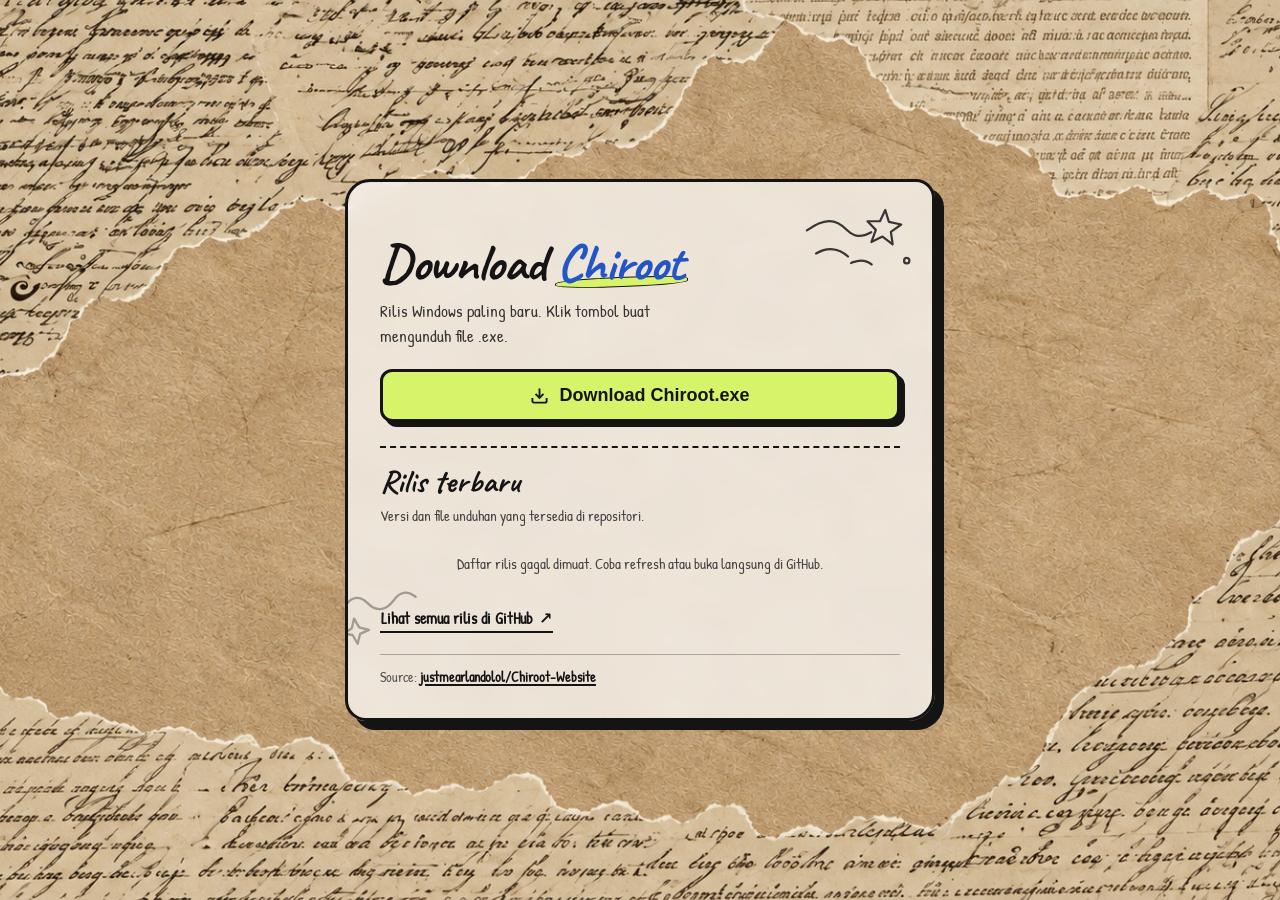
<file: exe.html>
<!DOCTYPE html>
<html lang="id">
<head>
<meta charset="UTF-8">
<meta name="viewport" content="width=device-width, initial-scale=1.0">
<title>Download Chiroot for Windows </title>
<link rel="icon" type="image/svg+xml" href="favicon.svg" />
<link href="https://fonts.googleapis.com/css2?family=Caveat:wght@700&family=Patrick+Hand&display=swap" rel="stylesheet">
<style>
:root{color-scheme:light;--ink:#141414;--paper:#f1eee6;--blue:#a9d8ff;--lime:#d7f36a;--muted:#555}
*{box-sizing:border-box}
body{margin:0;min-height:100vh;display:grid;place-items:center;padding:34px 18px;background-color:var(--paper);background-image:var(--paper-image,linear-gradient(135deg,#eee4d2,#c7ad88));background-size:cover;background-position:center;background-repeat:no-repeat;background-attachment:fixed;color:var(--ink);font-family:'Patrick Hand','Trebuchet MS',system-ui,sans-serif}
.card{position:relative;isolation:isolate;overflow:hidden;width:min(100%,590px);padding:32px;background:rgba(255,255,255,.72);backdrop-filter:blur(9px);-webkit-backdrop-filter:blur(9px);border:3px solid var(--ink);border-radius:25px 19px 27px 21px;box-shadow:9px 9px 0 var(--ink)}
.card>:not(.doodle){position:relative;z-index:1}
.doodle{position:absolute;z-index:0;pointer-events:none;fill:none;stroke:var(--ink);stroke-width:2.5;stroke-linecap:round;stroke-linejoin:round}
.doodle-top{top:12px;right:14px;width:116px;height:auto;transform:rotate(4deg);opacity:.83}
.doodle-bottom{bottom:74px;left:-16px;width:94px;height:auto;transform:rotate(-8deg);opacity:.35}
.hero-top{display:flex;align-items:center;justify-content:space-between;gap:10px;padding-right:74px}
.stamp{display:inline-flex;align-items:center;gap:7px;background:var(--lime);border:2px solid var(--ink);border-radius:999px;padding:5px 11px;box-shadow:3px 3px 0 var(--ink);font:700 12px/1.2 'Patrick Hand','Trebuchet MS',sans-serif;letter-spacing:.08em;text-transform:uppercase}
.stamp-dot{width:8px;height:8px;background:var(--ink);border-radius:50%}
.hand-note{font:700 18px/1 'Caveat','Comic Sans MS',cursive;transform:rotate(-5deg);white-space:nowrap}
h1{font:700 52px/.93 'Caveat','Comic Sans MS',cursive;letter-spacing:-.02em;margin:25px 0 12px;color:var(--ink)}
h1 span{position:relative;display:inline-block;color:#2256c7}
h1 span::after{content:"";position:absolute;z-index:-1;left:-2px;right:-4px;bottom:0;height:8px;background:var(--lime);border:1.5px solid var(--ink);border-radius:48% 35% 45% 40%;transform:rotate(-2deg)}
#mainDesc{max-width:42ch;margin:0 0 20px;color:#333;font-size:17px;line-height:1.45}
.progress-wrap{display:none;margin:19px 0 10px;transition:opacity .4s,transform .4s}
.progress{height:12px;background:#fff;border:2px solid var(--ink);border-radius:999px;overflow:hidden}
.bar{height:100%;width:0%;background:var(--blue);border-right:2px solid var(--ink);transition:width .15s ease}
.status{font-size:14px;color:var(--muted);margin-top:7px}
.done-wrap{display:none;flex-direction:column;align-items:center;justify-content:center;gap:9px;margin:22px 0 10px;animation:pop .45s cubic-bezier(.34,1.56,.64,1)}
@keyframes pop{0%{transform:scale(.7);opacity:0}100%{transform:scale(1);opacity:1}}
.check-circle{width:78px;height:78px;border-radius:50%;background:var(--lime);border:3px solid var(--ink);display:grid;place-items:center;box-shadow:4px 4px 0 var(--ink)}
.check-circle svg{width:44px;height:44px}
.check-circle .circle{stroke:var(--ink);stroke-width:2.6;stroke-dasharray:166;stroke-dashoffset:166;animation:drawCircle .6s ease forwards}
.check-circle .check{stroke:var(--ink);stroke-width:3.2;stroke-linecap:round;stroke-linejoin:round;stroke-dasharray:48;stroke-dashoffset:48;animation:drawCheck .4s .6s ease forwards}
@keyframes drawCircle{to{stroke-dashoffset:0}}
@keyframes drawCheck{to{stroke-dashoffset:0}}
.done-title{font:700 30px/1 'Caveat','Comic Sans MS',cursive;color:var(--ink);margin:0}
.done-sub{font-size:15px;color:#444;margin:0}
.btn{display:inline-flex;align-items:center;justify-content:center;gap:10px;background:var(--lime);border:3px solid var(--ink);color:var(--ink);border-radius:12px;padding:13px 20px;font-weight:700;font-size:18px;text-decoration:none;box-shadow:5px 5px 0 var(--ink);transition:transform .12s,box-shadow .12s;width:100%;cursor:pointer}
.btn:hover{transform:translate(-2px,-2px);box-shadow:7px 7px 0 var(--ink)}
.btn:active{transform:translate(2px,2px);box-shadow:2px 2px 0 var(--ink)}
.btn:disabled{opacity:.6;cursor:not-allowed;transform:none;box-shadow:3px 3px 0 var(--ink)}
.btn-primary{background:var(--lime)}
.release-section{margin-top:24px;padding-top:18px;border-top:2px dashed var(--ink);text-align:left}
.release-heading{display:flex;align-items:center;justify-content:space-between;gap:10px}
.release-heading h2{font:700 32px/1 'Caveat','Comic Sans MS',cursive;margin:0;color:var(--ink)}
.release-live{font:700 11px/1 'Patrick Hand','Trebuchet MS',sans-serif;letter-spacing:.12em;color:#fff;background:var(--ink);border:2px solid var(--ink);border-radius:999px;padding:6px 9px;box-shadow:2px 2px 0 var(--lime)}
.release-intro{font-size:15px;margin:7px 0 13px;color:#444}
.release-status{font-size:15px;color:#444;text-align:center;padding:14px 8px}
.release-list{display:grid;gap:11px}
.release-item{background:rgba(255,255,255,.6);backdrop-filter:blur(6px);-webkit-backdrop-filter:blur(6px);border:2px solid var(--ink);border-radius:12px;padding:12px 13px;display:grid;grid-template-columns:minmax(0,1fr) auto;align-items:center;gap:11px;box-shadow:3px 3px 0 var(--ink);transition:transform .12s,box-shadow .12s}
.release-item:hover{transform:translate(-1px,-1px);box-shadow:4px 4px 0 var(--ink)}
.release-info{min-width:0}
.release-name{display:block;color:var(--ink);font-size:18px;font-weight:700;text-decoration:none;overflow-wrap:anywhere;line-height:1.2}
.release-name:hover{text-decoration:underline;text-decoration-thickness:2px;text-underline-offset:3px}
.release-meta{display:flex;align-items:center;gap:7px;flex-wrap:wrap;margin-top:7px}
.release-tag{font-size:12px;color:var(--ink);background:#fff;border:1.5px solid var(--ink);border-radius:7px;padding:2px 8px;box-shadow:1px 1px 0 var(--ink);overflow-wrap:anywhere}
.release-kind{font-size:11px;color:var(--ink);background:var(--lime);border:1.5px solid var(--ink);border-radius:999px;padding:2px 8px}
.release-date{font-size:13px;color:#555}
.release-download{display:inline-flex;align-items:center;justify-content:center;white-space:nowrap;background:var(--blue);border:2px solid var(--ink);border-radius:9px;padding:7px 10px;color:var(--ink);font-size:14px;font-weight:700;text-decoration:none;box-shadow:2px 2px 0 var(--ink)}
.release-download:hover{transform:translate(-1px,-1px);box-shadow:3px 3px 0 var(--ink)}
.release-all{display:inline-flex;align-items:center;gap:6px;margin-top:17px;color:var(--ink);font-size:16px;font-weight:700;text-decoration:none;border-bottom:2px solid var(--ink);padding:2px 1px}
.release-all:hover{color:#2256c7}
.small{margin-top:21px;padding-top:12px;border-top:1px solid rgba(20,20,20,.3);font-size:14px;color:#555;display:block;line-height:1.4}
.small a{color:var(--ink);font-weight:700;text-decoration-thickness:1.5px;text-underline-offset:2px}
@media(max-width:600px) and (orientation:portrait){body{background-size:auto 100vh;background-position:53% 50%}.card{background:rgba(249,243,229,.8);backdrop-filter:blur(6px);-webkit-backdrop-filter:blur(6px)}}
@media(min-width:601px) and (max-width:1024px) and (orientation:portrait){body{background-size:auto 100vh;background-position:51% 50%}.card{background:rgba(249,243,229,.78)}}
@media(min-width:601px) and (max-width:1024px) and (orientation:landscape){body{background-size:cover;background-position:50% 50%}}
@media(min-width:1025px) and (max-width:1600px){body{background-size:cover;background-position:50% 50%}}
@media(min-width:1601px){body{background-size:cover;background-position:50% 50%}}
@media(max-width:480px){body{padding:23px 14px}.card{padding:25px 19px;box-shadow:7px 7px 0 var(--ink)}.doodle-top{width:88px;right:8px;top:10px}.doodle-bottom{width:72px}.hero-top{padding-right:54px}.hand-note{font-size:16px}h1{font-size:46px;margin-top:24px}.release-item{grid-template-columns:1fr}.release-download{justify-self:start}}
@media(prefers-reduced-motion:reduce){*,*::before,*::after{scroll-behavior:auto!important;animation-duration:.01ms!important;animation-iteration-count:1!important;transition-duration:.01ms!important}}
</style>
<script src="js/paper.js" defer></script>
    <!-- Chiroot: hide the native page scrollbar (page still scrolls normally) -->
    <style id="chiroot-no-page-scrollbar">
      /* Removes only the page-level scrollbar + its gutter.
         Inner scroll areas (playlist, queue, code boxes, etc.) are untouched. */
      html {
        scrollbar-width: none; /* Firefox */
        -ms-overflow-style: none; /* legacy Edge / IE */
      }
      html::-webkit-scrollbar,
      body::-webkit-scrollbar {
        width: 0 !important;
        height: 0 !important;
        display: none !important;
      }
    </style>
</head>
<body>
<div class="card">
<svg class="doodle doodle-top" viewBox="0 0 130 100" aria-hidden="true" focusable="false">
<path d="M5 45c18-15 31-16 44-4 9 8 17 8 28 1"/>
<path d="M91 16l5 13 14 2-11 9 3 14-12-8-12 7 4-14-10-9 14-1z"/>
<path d="M17 70c12-8 25-8 36 1m4 7c9-5 16-5 23 0"/>
<circle cx="119" cy="71" r="3"/>
</svg>
<svg class="doodle doodle-bottom" viewBox="0 0 100 80" aria-hidden="true" focusable="false">
<path d="M10 42c8-16 19-19 28-8 8 11 18 12 28 2 8-9 16-9 24-1"/>
<path d="M18 59l4-10 4 10 10 4-10 3-4 10-4-10-10-3z"/>
</svg>
<div class="hero-top">
</div>
<h1 id="mainTitle">Download <span>Chiroot</span></h1>
<p id="mainDesc">Rilis Windows paling baru. Klik tombol buat mengunduh file .exe.</p>
<div class="progress-wrap" id="progressWrap">
<div class="progress"><div class="bar" id="bar"></div></div>
<div class="status" id="status">0%</div>
</div>
<div class="done-wrap" id="doneWrap">
<div class="check-circle">
<svg viewBox="0 0 52 52" fill="none" xmlns="http://www.w3.org/2000/svg">
<circle class="circle" cx="26" cy="26" r="20" fill="none"/>
<path class="check" d="M14 26 L22 34 L38 18" fill="none"/>
</svg>
</div>
<h2 class="done-title">Download selesai ✓</h2>
<p class="done-sub">Cek folder Downloads kamu. File siap di-install.</p>
</div>
<button id="downloadBtn" class="btn btn-primary" type="button">
<svg width="19" height="19" viewBox="0 0 24 24" fill="none" stroke="currentColor" stroke-width="2.4" aria-hidden="true"><path d="M21 15v4a2 2 0 0 1-2 2H5a2 2 0 0 1-2-2v-4"/><polyline points="7 10 12 15 17 10"/><line x1="12" y1="15" x2="12" y2="3"/></svg>
Download Chiroot.exe
</button>
<section class="release-section" aria-labelledby="releaseTitle">
<div class="release-heading">
<h2 id="releaseTitle">Rilis terbaru</h2>
</div>
<p class="release-intro">Versi dan file unduhan yang tersedia di repositori.</p>
<div id="releaseStatus" class="release-status" role="status" aria-live="polite">Sedang memuat rilis dari GitHub...</div>
<div id="releaseList" class="release-list"></div>
<a class="release-all" href="https://github.com/justmearlandolol/Chiroot-Website/releases" target="_blank" rel="noopener">Lihat semua rilis di GitHub <span aria-hidden="true">↗</span></a>
</section>
<span class="small">Source: <a href="https://github.com/justmearlandolol/Chiroot-Website" target="_blank" rel="noopener">justmearlandolol/Chiroot-Website</a></span>
</div>
<script>
const RELEASES_API = 'https://api.github.com/repos/justmearlandolol/Chiroot-Website/releases?per_page=10';
const RELEASES_PAGE = 'https://github.com/justmearlandolol/Chiroot-Website/releases';
let currentExeUrl = 'https://github.com/justmearlandolol/Chiroot-Website/releases/download/v1_2_2Windows/Chiroot.exe';
let currentExeName = 'Chiroot.exe';
const downloadBtn = document.getElementById('downloadBtn');
const statusEl = document.getElementById('status');
const bar = document.getElementById('bar');
const progressWrap = document.getElementById('progressWrap');
const doneWrap = document.getElementById('doneWrap');
const releaseList = document.getElementById('releaseList');
const releaseStatus = document.getElementById('releaseStatus');
let busy = false;
function showDone() {
  bar.style.width = '100%';
  statusEl.textContent = '100%';
  progressWrap.style.opacity = '0';
  progressWrap.style.transform = 'translateY(-8px)';
  setTimeout(() => {
    progressWrap.style.display = 'none';
    doneWrap.style.display = 'flex';
  }, 400);
}
function startDownload() {
  if (busy) return;
  busy = true;
  downloadBtn.disabled = true;
  progressWrap.style.display = 'block';
  progressWrap.style.opacity = '1';
  progressWrap.style.transform = 'translateY(0)';
  const a = document.createElement('a');
  a.href = currentExeUrl;
  a.download = currentExeName;
  a.rel = 'noopener';
  document.body.appendChild(a);
  a.click();
  a.remove();
  const t0 = performance.now();
  const dur = 1800;
  function tick(t) {
    const k = Math.min((t - t0) / dur, 1);
    const pct = Math.round((1 - Math.pow(1 - k, 3)) * 100);
    bar.style.width = pct + '%';
    statusEl.textContent = pct + '%';
    if (k < 1) requestAnimationFrame(tick);
    else showDone();
  }
  requestAnimationFrame(tick);
}
function makeLink(url, label, className) {
  const link = document.createElement('a');
  link.href = url || RELEASES_PAGE;
  link.target = '_blank';
  link.rel = 'noopener noreferrer';
  link.className = className;
  link.textContent = label;
  return link;
}
function formatReleaseDate(value) {
  const timestamp = Date.parse(value || '');
  if (!Number.isFinite(timestamp)) return 'Tanggal tidak tersedia';
  return new Intl.DateTimeFormat('id-ID', { day: 'numeric', month: 'short', year: 'numeric' }).format(new Date(timestamp));
}
function renderReleases(releases) {
  releaseList.replaceChildren();
  releases.slice(0, 6).forEach((release, index) => {
    const item = document.createElement('article');
    item.className = 'release-item';
    const info = document.createElement('div');
    info.className = 'release-info';
    const title = makeLink(release.html_url || RELEASES_PAGE, release.name || release.tag_name || 'Rilis', 'release-name');
    info.appendChild(title);
    const meta = document.createElement('div');
    meta.className = 'release-meta';
    const tag = document.createElement('span');
    tag.className = 'release-tag';
    tag.textContent = release.tag_name || 'Release';
    meta.appendChild(tag);
    if (index === 0) {
      const newest = document.createElement('span');
      newest.className = 'release-kind';
      newest.textContent = 'Terbaru';
      meta.appendChild(newest);
    }
    if (release.prerelease) {
      const prerelease = document.createElement('span');
      prerelease.className = 'release-kind';
      prerelease.textContent = 'Pre-release';
      meta.appendChild(prerelease);
    }
    const date = document.createElement('span');
    date.className = 'release-date';
    date.textContent = formatReleaseDate(release.published_at || release.created_at);
    meta.appendChild(date);
    info.appendChild(meta);
    item.appendChild(info);
    const exeAsset = Array.isArray(release.assets) ? release.assets.find(asset => asset && asset.name && /\.exe$/i.test(asset.name) && asset.browser_download_url) : null;
    if (exeAsset) {
      item.appendChild(makeLink(exeAsset.browser_download_url, 'Unduh EXE', 'release-download'));
    } else {
      item.appendChild(makeLink(release.html_url || RELEASES_PAGE, 'Detail rilis', 'release-download'));
    }
    releaseList.appendChild(item);
  });
}
async function loadReleases() {
  try {
    const response = await fetch(RELEASES_API, {
      cache: 'no-store',
      headers: {
        Accept: 'application/vnd.github+json',
        'X-GitHub-Api-Version': '2022-11-28'
      }
    });
    if (!response.ok) throw new Error('GitHub API request failed');
    const data = await response.json();
    if (!Array.isArray(data)) throw new Error('Invalid GitHub API response');
    const releases = data.filter(release => release && !release.draft);
    releases.sort((a, b) => Date.parse(b.published_at || b.created_at || '') - Date.parse(a.published_at || a.created_at || ''));
    if (releases.length === 0) {
      releaseStatus.textContent = 'Belum ada rilis yang dipublikasikan.';
      return;
    }
    const releaseWithExe = releases.find(release => Array.isArray(release.assets) && release.assets.some(asset => asset && asset.name && /\.exe$/i.test(asset.name) && asset.browser_download_url));
    if (releaseWithExe) {
      const latestExe = releaseWithExe.assets.find(asset => asset && asset.name && /\.exe$/i.test(asset.name) && asset.browser_download_url);
      currentExeUrl = latestExe.browser_download_url;
      currentExeName = latestExe.name;
    }
    renderReleases(releases);
    releaseStatus.hidden = true;
  } catch (error) {
    releaseStatus.textContent = 'Daftar rilis gagal dimuat. Coba refresh atau buka langsung di GitHub.';
  }
}
downloadBtn.addEventListener('click', startDownload);
loadReleases();
</script>
</body>
</html>
</file>
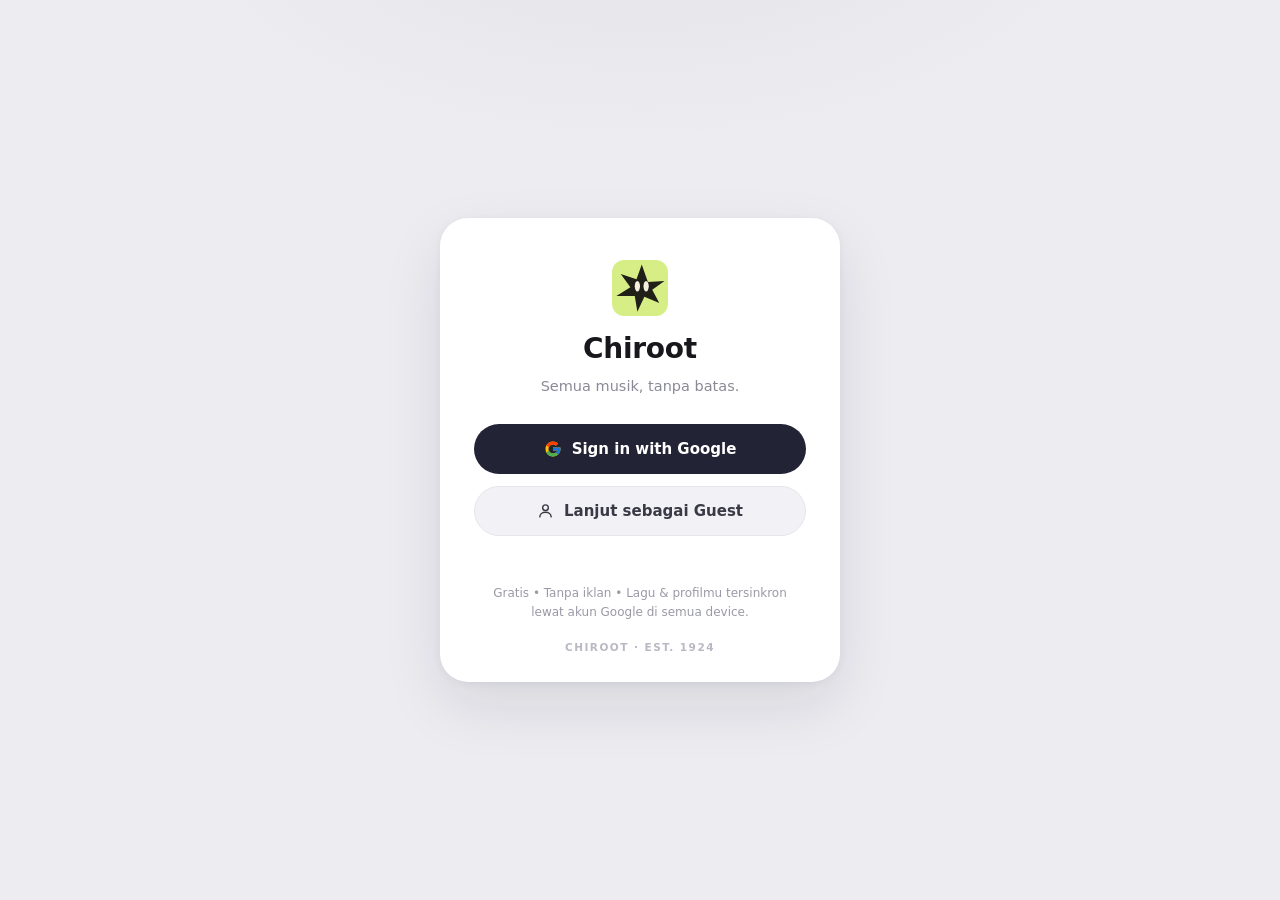
<file: Main.html>
<!DOCTYPE html>
<html lang="id" data-theme="dark" data-display="gramophone">
<head>
  <meta charset="UTF-8">
  <meta name="viewport" content="width=device-width, initial-scale=1.0">
  <meta http-equiv="Content-Security-Policy" content="default-src 'self'; script-src 'self' 'unsafe-inline' blob:; worker-src 'self' blob:; style-src 'self' 'unsafe-inline' https://fonts.googleapis.com; font-src 'self' https://fonts.gstatic.com; img-src 'self' data: blob: https://i.ytimg.com https://i.scdn.co https://*.scdn.co https://astuagdezahmuuwjoghf.supabase.co; media-src 'self' data: blob: https://astuagdezahmuuwjoghf.supabase.co; connect-src 'self' https://astuagdezahmuuwjoghf.supabase.co wss://astuagdezahmuuwjoghf.supabase.co https://www.googleapis.com https://lrclib.net https://*.scdn.co; object-src 'none'; base-uri 'self'; form-action 'self'; frame-src 'none'; upgrade-insecure-requests">
  <meta name="referrer" content="strict-origin-when-cross-origin">
  <meta http-equiv="X-Content-Type-Options" content="nosniff" />
  <title>Chiroot</title>
  <meta name="description" content="Chiroot adalah pemutar musik gratis tanpa iklan dan tanpa premium plan. Putar koleksi lagumu sendiri dengan tampilan gramofon klasik." />
  <link rel="preconnect" href="https://fonts.googleapis.com">
  <link rel="preconnect" href="https://fonts.gstatic.com" crossorigin>
  <link rel="icon" type="image/svg+xml" href="favicon.svg">
  <link href="chiroot-widget-bridge.html">
  <link href="https://fonts.googleapis.com/css2?family=Caveat:wght@500;600;700&family=Gloria+Hallelujah&family=Kalam:wght@300;400;700&family=Patrick+Hand&display=swap" rel="stylesheet">
  <link href="https://fonts.googleapis.com/css2?family=Plus+Jakarta+Sans:wght@500;600;700;800&display=swap" rel="stylesheet">
  <link rel="stylesheet" href="css/style.css">
  <link rel="stylesheet" href="css/app.css">
</head>
<body>

  <div class="paper-texture"></div>

  <div class="doodle-notes" aria-hidden="true">
    <span class="note n1">♪</span>
    <span class="note n2">♫</span>
    <span class="note n3">♬</span>
    <span class="note n4">♪</span>
    <span class="note n5">♩</span>
    <span class="note n6">♫</span>
  </div>

  <div id="preloader">
    <div class="preloader-inner">
      <div class="preloader-card">

        <span class="corner-doodle tl"></span>
        <span class="corner-doodle tr"></span>
        <span class="corner-doodle bl"></span>
        <span class="corner-doodle br"></span>

        <div class="content-group">

          <div class="logo-wrapper">
            <div class="logo-inner">
              <div class="star-face" role="img" aria-label="Chiroot">
                <span class="star-eyes"></span>
              </div>
            </div>
          </div>

          <div class="text-wrapper">
            <div class="brand-text">
              <span class="highlight">Chiroot</span>
              <span class="pipe">|</span>
              <span class="sub">
                Audio
                <span class="scribble-wrap">
                  Player
                  <svg viewBox="0 0 100 12" preserveAspectRatio="none">
                    <path d="M2,8 Q20,2 40,7 Q55,11 70,5 Q85,0 98,8"
                          fill="none" stroke="#d84a3a" stroke-width="2.5"
                          stroke-linecap="round" stroke-linejoin="round"
                          opacity="0.5"/>
                  </svg>
                </span>
              </span>
            </div>
          </div>

          <div class="loading-wrapper">
            <div class="loading-ring">
              <div class="ring"></div>
              <div class="ring"></div>
              <div class="ring"></div>
            </div>
            <div class="loading-text">Loading</div>
          </div>

        </div>

      </div>
    </div>
  </div>

  <script>
  (function () {
    var el = document.getElementById('preloader');
    if (!el) return;
    var done = false;
    function hide() {
      if (done) return;
      done = true;
      el.classList.add('hidden');
      setTimeout(function () { el.style.display = 'none'; }, 400);
    }
    if (document.readyState === 'complete') setTimeout(hide, 800);
    else window.addEventListener('load', function () { setTimeout(hide, 2000); });
    setTimeout(hide, 3600);
  })();
  </script>

    <div class="app-shell">
  <aside class="app-sidebar" id="app-sidebar" aria-label="Navigasi Chiroot">
    <a class="app-brand" href="#/home" aria-label="Chiroot — ke halaman utama">
      <img src="favicon.svg" alt="" width="30" height="30">
      <span class="app-brand-text">
        <span class="app-brand-name">Chiroot</span>
      </span>
    </a>
    <button type="button" class="app-sidebar-toggle" id="app-sidebar-toggle" aria-expanded="true" aria-controls="app-sidebar" title="Tutup sidebar">
      <svg viewBox="0 0 24 24" fill="none" stroke="currentColor" stroke-width="2" stroke-linecap="round" stroke-linejoin="round" aria-hidden="true"><rect x="3" y="4" width="18" height="16" rx="3"/><path d="M9.5 4v16"/><rect x="3.8" y="4.8" width="5" height="14.4" rx="2" fill="currentColor" stroke="none" opacity="0.16"/></svg><span class="app-logout-label">Tutup sidebar</span>
    </button>
    <nav class="app-nav" aria-label="Menu utama">
      <button type="button" class="app-nav-item" data-route="home" title="Songs">
        <svg viewBox="0 0 24 24" fill="none" stroke="currentColor" stroke-width="2" stroke-linecap="round" stroke-linejoin="round" aria-hidden="true"><path d="M9 18V5l11-2v13"/><circle cx="6" cy="18" r="3"/><circle cx="17" cy="16" r="3"/></svg>
        <span class="nav-label">Songs</span><span class="nav-dot"></span>
      </button>
      <button type="button" class="app-nav-item" data-route="discover" title="Discover">
        <svg viewBox="0 0 24 24" fill="none" stroke="currentColor" stroke-width="2" stroke-linecap="round" aria-hidden="true"><circle cx="12" cy="12" r="9"/><circle cx="12" cy="12" r="3"/></svg>
        <span class="nav-label">Discover</span><span class="nav-dot"></span>
      </button>
      <button type="button" class="app-nav-item" data-route="songs" title="My Songs">
        <svg viewBox="0 0 24 24" fill="none" stroke="currentColor" stroke-width="2" stroke-linecap="round" stroke-linejoin="round" aria-hidden="true"><path d="M3 10.5 12 3l9 7.5"/><path d="M5 9.5V21h14V9.5"/></svg>
        <span class="nav-label">My Songs</span><span class="nav-dot"></span>
      </button>
      <button type="button" class="app-nav-item" data-route="playlists" title="Playlist"><span aria-hidden="true">☷</span><span class="nav-label">Playlist</span><span class="nav-dot"></span></button>
      <button type="button" class="app-nav-item" id="app-nav-settings" title="Settings">
        <svg viewBox="0 0 24 24" fill="none" stroke="currentColor" stroke-width="2" stroke-linecap="round" stroke-linejoin="round" aria-hidden="true"><circle cx="12" cy="12" r="3"/><path d="M19.4 15a1.7 1.7 0 0 0 .34 1.87l.06.06a2 2 0 1 1-2.83 2.83l-.06-.06a1.7 1.7 0 0 0-1.87-.34 1.7 1.7 0 0 0-1 1.55V21a2 2 0 1 1-4 0v-.09a1.7 1.7 0 0 0-1-1.55 1.7 1.7 0 0 0-1.87.34l-.06.06a2 2 0 1 1-2.83-2.83l.06-.06a1.7 1.7 0 0 0 .34-1.87 1.7 1.7 0 0 0-1.55-1H3a2 2 0 1 1 0-4h.09a1.7 1.7 0 0 0 1.55-1 1.7 1.7 0 0 0-.34-1.87l-.06-.06a2 2 0 1 1 2.83-2.83l.06.06a1.7 1.7 0 0 0 1.87.34h.01a1.7 1.7 0 0 0 1-1.55V3a2 2 0 1 1 4 0v.09a1.7 1.7 0 0 0 1 1.55 1.7 1.7 0 0 0 1.87-.34l.06-.06a2 2 0 1 1 2.83 2.83l-.06.06a1.7 1.7 0 0 0-.34 1.87v.01a1.7 1.7 0 0 0 1.55 1H21a2 2 0 1 1 0 4h-.09a1.7 1.7 0 0 0-1.55 1Z"/></svg>
        <span class="nav-label">Settings</span>
      </button>
    </nav>
    <div class="app-sidebar-footer">
      <div class="app-theme-toggle" id="app-theme-toggle" role="group" aria-label="Ganti tema">
        <button type="button" data-theme-value="light" title="Tema terang" aria-label="Tema terang"><svg viewBox="0 0 24 24" fill="none" stroke="currentColor" stroke-width="2" stroke-linecap="round" aria-hidden="true"><circle cx="12" cy="12" r="4"/><path d="M12 2v2M12 20v2M4.9 4.9l1.4 1.4M17.7 17.7l1.4 1.4M2 12h2M20 12h2M4.9 19.1l1.4-1.4M17.7 6.3l1.4-1.4"/></svg></button>
        <button type="button" data-theme-value="dark" title="Tema gelap" aria-label="Tema gelap"><svg viewBox="0 0 24 24" fill="none" stroke="currentColor" stroke-width="2" stroke-linecap="round" stroke-linejoin="round" aria-hidden="true"><path d="M21 12.8A9 9 0 1 1 11.2 3a7 7 0 0 0 9.8 9.8Z"/></svg></button>
      </div>
      <div class="app-profile">
        <div class="app-profile-avatar" id="app-profile-avatar">?</div>
        <div class="app-profile-info">
          <div class="app-profile-name" id="app-profile-name">—</div>
          <div class="app-profile-mail" id="app-profile-mail"></div>
        </div>
      </div>
      <button type="button" class="app-logout" id="app-switch-account">
        <svg viewBox="0 0 24 24" fill="none" stroke="currentColor" stroke-width="2" stroke-linecap="round" stroke-linejoin="round" aria-hidden="true"><path d="M16 3.1a4 4 0 0 1 0 7.8"/><path d="M21 21v-2a4 4 0 0 0-3-3.87"/><path d="M13 21v-2a4 4 0 0 0-4-4H6a4 4 0 0 0-4 4v2"/><circle cx="9.5" cy="7" r="4"/></svg>
        <span class="app-logout-label">Ganti Akun</span>
      </button>
      <button type="button" class="app-logout" id="app-logout">
        <svg viewBox="0 0 24 24" fill="none" stroke="currentColor" stroke-width="2" stroke-linecap="round" stroke-linejoin="round" aria-hidden="true"><path d="M9 21H5a2 2 0 0 1-2-2V5a2 2 0 0 1 2-2h4"/><path d="m16 17 5-5-5-5"/><path d="M21 12H9"/></svg>
        <span class="app-logout-label">Logout</span>
      </button>
    </div>
  </aside>
  <div class="app-main">
  <main class="player-shell app-view app-view-home" data-view="home">
    <div class="paper-card sketch-border">

      <div class="corner-doodle tl">✦</div>
      <div class="corner-doodle tr">✧</div>
      <div class="corner-doodle bl">✧</div>
      <div class="corner-doodle br">✦</div>

      <section class="chiroot-topbar" id="chiroot-topbar" aria-label="Sapaan dan akun">
        <div class="topbar-greeting" id="greeting-text">✦ Selamat datang di Chiroot</div>
        <div class="topbar-auth" id="topbar-auth" aria-live="polite"></div>
      </section>

      <header class="track-header">
        <div class="vinyl-stamp">33⅓ RPM</div>
        <h1 id="song-title" class="song-title sketch-underline">No record loaded</h1>
        <p id="artist-name" class="artist-name">Tap + Add Music</p>
        <div class="title-scribble" aria-hidden="true">
          <svg viewBox="0 0 300 18" width="220" height="14">
            <path d="M2 12 C 40 4, 80 16, 120 9 C 170 3, 210 14, 260 8 C 278 6, 290 10, 298 7"
              fill="none" stroke="#c9a227" stroke-width="2.2" stroke-linecap="round" />
          </svg>
        </div>
      </header>

      <section class="gramophone-stage">
    <div class="cover-stage">
      <div class="cover-stage-art">
        <img id="cover-stage-img" alt="Cover lagu yang sedang diputar" style="display:none;">
        <div class="cover-stage-fallback" id="cover-stage-fallback">
          <svg viewBox="0 0 24 24" fill="none" stroke="currentColor" stroke-width="2" stroke-linecap="round" stroke-linejoin="round" aria-hidden="true"><path d="M9 18V5l11-2v13"/><circle cx="6" cy="18" r="3"/><circle cx="17" cy="16" r="3"/></svg>
          <span>Belum ada cover</span>
        </div>
      </div>
      <div class="cover-stage-disc" aria-hidden="true"></div>
    </div>
        <div class="stage-shadow"></div>

        <div class="gramophone-wrap">

          <div class="gramo-stickers" aria-hidden="true" inert>

            <div class="gramo-sticker sticker-1 sketch-border-tiny">
              <span class="sticker-text">NOW<br>SPINNING</span>
              <span class="sticker-doodle">✦</span>
            </div>

            <div class="gramo-sticker sticker-2">
              <img src="assets/img/win-sticker.jpeg" alt="sticker-emoji" class="sticker-label" width="67" height="67" loading="lazy" decoding="async" style="width: 67px; height: 67px;">
              <span class="chopper-label"></span>
            </div>

            <div class="gramo-sticker sticker-3 chopper-sticker sketch-border-tiny">
              <img src="assets/img/chopper.png" alt="Chopper" class="chopper-img" loading="lazy" decoding="async">
              <span class="chopper-label"></span>
            </div>

            <div class="gramo-sticker sticker-4">
              <span class="sticker-text">CHIROOT</span>
              <span class="sticker-doodle">✧</span>
            </div>

            <div class="gramo-sticker sticker-5">
              <span class="sticker-emoji">♡ ♪</span>
            </div>

            <div class="gramo-sticker sticker-6 sketch-border-tiny">
              <span class="sticker-text">Tony<br>Chopper</span>
            </div>
          </div>

          <div class="nowplaying-wrap" id="nowplaying-wrap">
            <div class="nowplaying-card sketch-border-soft">
              <div class="np-eyebrow">✦ now playing ✦</div>
              <div class="np-track" id="np-track">No record loaded</div>
              <div class="np-artist" id="np-artist-live">Add your first 78</div>
              <div class="np-bar" aria-hidden="true">
                <span></span><span></span><span></span><span></span><span></span>
              </div>
            </div>
          </div>

          <div class="turntable-base sketch-border-soft">
            <div class="wood-grain g1"></div>
            <div class="wood-grain g2"></div>
            <div class="wood-grain g3"></div>

            <div class="platter-ring"></div>

            <div class="vinyl-stage" id="vinyl-stage">
              <div class="record-shadow"></div>
              <div class="record" id="record">
                <div class="record-grooves"></div>
                <div class="record-grooves g2"></div>
                <div class="record-grooves g3"></div>
                <div class="record-label" id="record-label">
                  <div class="label-inner" id="label-inner">

                  </div>
                  <div class="spindle-hole"></div>
                </div>
                <div class="record-sheen"></div>
              </div>
            </div>

            <div class="tonearm-pivot">
              <div class="tonearm" id="tonearm">
                <div class="tonearm-bar"></div>
                <div class="tonearm-head">
                  <div class="needle-tip"></div>
                </div>
                <div class="counterweight"></div>
              </div>
              <div class="pivot-screw"></div>
            </div>

            <div class="crank-handle" aria-hidden="true">
              <div class="crank-arm"></div>
              <div class="crank-knob"></div>
            </div>

            <div class="brand-plate sketch-border-tiny">GRAMO • 1924</div>
          </div>
        </div>
      </section>

      <section class="control-panel sketch-border-soft">
        <div class="transport">
          <button class="ctrl-btn sketchy" id="btn-shuffle" title="Shuffle (S)" aria-label="Shuffle">
            <svg viewBox="0 0 24 24" width="20" height="20" stroke="currentColor" fill="none" stroke-width="2" stroke-linecap="round" stroke-linejoin="round">
              <polyline points="16 3 21 3 21 8"/>
              <line x1="4" y1="20" x2="21" y2="3"/>
              <polyline points="21 16 21 21 16 21"/>
              <line x1="15" y1="15" x2="21" y2="21"/>
              <line x1="4" y1="4" x2="9" y2="9"/>
            </svg>
          </button>

          <button class="ctrl-btn big sketchy" id="btn-prev" title="Previous (←)" aria-label="Previous">
            <svg viewBox="0 0 24 24" width="24" height="24" fill="none" stroke="currentColor" stroke-width="2.2" stroke-linecap="round" stroke-linejoin="round">
              <polygon points="19 20 9 12 19 4 19 20" />
              <line x1="5" y1="19" x2="5" y2="5"/>
            </svg>
          </button>

          <button class="ctrl-btn play-main sketchy" id="btn-play" title="Play / Pause (Space)" aria-label="Play">
            <span class="play-icon" id="play-icon">

              <svg viewBox="0 0 24 24" width="30" height="30" fill="currentColor">
                <polygon points="7,5 20,12 7,19" />
              </svg>
            </span>
          </button>

          <button class="ctrl-btn big sketchy" id="btn-stop" title="Stop" aria-label="Stop">
            <svg viewBox="0 0 24 24" width="20" height="20" fill="currentColor" stroke="currentColor" stroke-width="1">
              <rect x="6" y="6" width="12" height="12" rx="2"/>
            </svg>
          </button>

          <button class="ctrl-btn big sketchy" id="btn-next" title="Next (→)" aria-label="Next">
            <svg viewBox="0 0 24 24" width="24" height="24" fill="none" stroke="currentColor" stroke-width="2.2" stroke-linecap="round" stroke-linejoin="round">
              <polygon points="5 4 15 12 5 20 5 4" />
              <line x1="19" y1="5" x2="19" y2="19"/>
            </svg>
          </button>

          <button class="ctrl-btn sketchy" id="btn-loop" title="Loop" aria-label="Loop">
            <svg viewBox="0 0 24 24" width="20" height="20" fill="none" stroke="currentColor" stroke-width="2" stroke-linecap="round" stroke-linejoin="round">
              <polyline points="17 1 21 5 17 9"/>
              <path d="M3 11V9a4 4 0 0 1 4-4h14"/>
              <polyline points="7 23 3 19 7 15"/>
              <path d="M21 13v2a4 4 0 0 1-4 4H3"/>
            </svg>
          </button>

          <button id="btn-reverb" class="ctrl-btn sketchy" title="Reverb" aria-label="Reverb" style="min-width:60px;min-height:56px;padding:11px 13px;">
            <svg fill="currentColor" viewBox="0 0 32 32" version="1.1" xmlns="http://www.w3.org/2000/svg" width="26" height="26"><path d="M30.991 22.044c0-0.017 0.005-0.033 0.005-0.051v-20.845c0.012-0.109 0.008-0.223-0.018-0.336-0.085-0.466-0.492-0.82-0.982-0.82-0.184 0-0.355 0.053-0.503 0.14l-18.683 4.864c-0.337 0.083-0.586 0.335-0.688 0.646-0.078 0.142-0.125 0.302-0.125 0.475v17.892c-0.952-0.637-2.169-1.020-3.496-1.020-3.048 0-5.52 2.019-5.52 4.509s2.472 4.51 5.52 4.51c3.049 0 5.519-2.019 5.519-4.51 0-0.127-0.011-0.252-0.023-0.377v-20.367l17-4.425v16.68c-0.951-0.637-2.169-1.020-3.496-1.020-3.048 0-5.52 2.020-5.52 4.508 0 2.49 2.472 4.509 5.52 4.509s5.519-2.019 5.519-4.51c-0-0.154-0.010-0.305-0.028-0.453zM6.522 29.998c-2.080 0-3.53-1.318-3.53-2.5s1.45-2.498 3.53-2.498c1.851 0 3.2 1.044 3.475 2.106v0.012c0 0.101 0.020 0.197 0.048 0.288 0.002 0.031 0.007 0.061 0.007 0.093 0 1.181-1.45 2.5-3.529 2.5zM25.49 24.999c-2.061 0-3.499-1.318-3.499-2.5s1.437-2.498 3.498-2.498c2.061 0 3.498 1.317 3.498 2.498s-1.436 2.5-3.498 2.5z"></path></svg>
          </button>
        </div>

        <div class="progress-wrap">
          <span class="time-pill" id="current-time">0:00</span>
          <div class="progress-track-wrap sketch-border-tiny">
            <div class="progress-track" id="progress-track">
              <div class="progress-fill" id="progress-fill"></div>
              <input type="range" id="progress" min="0" max="100" value="0" step="0.1" aria-label="Seek">
              <div class="progress-thumb" id="progress-thumb"></div>
            </div>
          </div>
          <span class="time-pill" id="duration">0:00</span>
        </div>

        <div class="volume-row">
          <button class="mini-btn sketchy" id="btn-mute" aria-label="Mute">
            <span id="mute-icon">
              <svg viewBox="0 0 24 24" width="18" height="18" fill="none" stroke="currentColor" stroke-width="2" stroke-linecap="round" stroke-linejoin="round">
                <polygon points="11 5 6 9 2 9 2 15 6 15 11 19 11 5"/>
                <path d="M19.07 4.93a10 10 0 0 1 0 14.14"/>
                <path d="M15.54 8.46a5 5 0 0 1 0 7.08"/>
              </svg>
            </span>
          </button>
          <div class="volume-track sketch-border-tiny">
            <input type="range" id="volume" min="0" max="1" step="0.01" value="0.82" aria-label="Volume">
          </div>
          <span class="volume-label" id="volume-label">82%</span>
        </div>
        <div>
<p class="hint-text">Space <b>Play/Pause</b> • ← → <b>Prev / Next</b> • S <b>Shuffle</b> • L <b>Loop</b> • M <b>Mute</b></p>
        </div>
      </section>

      <section class="playlist-section">
        <div class="playlist-header">
          <h2 class="playlist-title">The Crate <span class="crate-count" id="crate-count">• 0 records</span></h2>
          <div class="playlist-actions">
          <button class="share-btn sketch-border-soft" id="btn-share" title="Share doodle card">✦ Share</button>
          <button type="button" class="share-btn bluetooth-btn sketch-border-soft" id="btn-bluetooth-open" title="Pilih headset Bluetooth" aria-label="Pilih headset Bluetooth">
            <svg viewBox="0 0 24 24" fill="none" xmlns="http://www.w3.org/2000/svg" aria-hidden="true"><g id="SVGRepo_bgCarrier" stroke-width="0"></g><g id="SVGRepo_tracerCarrier" stroke-linecap="round" stroke-linejoin="round"></g><g id="SVGRepo_iconCarrier"><path d="M7 17L17 7L12 2V22L17 17L7 7" stroke="#000000" stroke-width="2" stroke-linecap="round" stroke-linejoin="round"></path></g></svg>
            <span>Bluetooth</span>
          </button>
          <button type="button" class="share-btn settings-button sketch-border-soft" id="btn-settings-open" title="Settings" aria-label="Settings">
            <svg xmlns="http://www.w3.org/2000/svg" viewBox="0 0 100 100" width="100" height="100" aria-hidden="true"><path d="M 50,15 C 53,16 54,23 57,24 C 61,23 64,19 68,21 C 71,23 69,29 71,32 C 75,34 80,33 82,37 C 83,41 78,45 78,48 C 79,52 84,54 83,59 C 82,62 76,62 74,66 C 74,70 77,75 74,78 C 71,81 66,78 63,79 C 60,82 59,88 54,88 C 50,87 49,81 46,80 C 42,81 38,85 34,83 C 31,81 33,75 31,72 C 27,70 22,71 20,67 C 19,63 24,59 24,56 C 23,52 18,50 19,45 C 20,41 26,42 28,38 C 28,34 25,29 28,26 C 31,23 36,26 39,25 C 42,22 43,16 48,15 Z" fill="none" stroke="#333333" stroke-width="5" stroke-linecap="round" stroke-linejoin="round"></path><path d="M 50,38 C 57,37 63,42 63,49 C 64,56 57,63 49,62 C 42,62 37,56 38,49 C 39,42 44,39 50,38 Z" fill="none" stroke="#333333" stroke-width="5" stroke-linecap="round" stroke-linejoin="round"></path></svg>
            <span class="sr-only">Settings</span>
          </button>
          <button type="button" class="pn-open-btn" id="btn-patchnotes-open" title="Patch Notes">
            <svg viewBox="0 0 24 24" width="20" height="20" fill="none" stroke="currentColor" stroke-width="2" stroke-linecap="round" stroke-linejoin="round"><path d="M14 2H6a2 2 0 0 0-2 2v16a2 2 0 0 0 2 2h12a2 2 0 0 0 2-2V8z"/><polyline points="14 2 14 8 20 8"/><line x1="16" y1="13" x2="8" y2="13"/><line x1="16" y1="17" x2="8" y2="17"/><polyline points="10 9 9 9 8 9"/></svg>
            <span class="pn-btn-label">Patch Notes</span>
            <span class="pn-badge-dot" id="pn-new-dot" style="display:none;"></span>
          </button>
          <button type="button" class="rc-report-btn" id="btn-recap-open" title="Recap baru sudah siap" aria-label="Buka Recap" aria-hidden="true" style="display:none">
            <svg viewBox="0 0 24 24" width="17" height="17" fill="none" stroke="currentColor" stroke-width="2" stroke-linecap="round" stroke-linejoin="round" aria-hidden="true"><path d="M3 17V9.5"/><path d="M9 17V5"/><path d="M15 17v-5.5"/><path d="M21 17V7"/></svg>
            <span>Recap</span>
          </button>
          <button class="add-btn sketch-border-soft" id="btn-add-open">
            <span class="plus">+</span> Add Music
          </button>
          </div>
        </div>

        <div class="crate-search-wrap" id="crate-search-wrap">
          <span class="crate-search-icon" aria-hidden="true">
            <svg viewBox="0 0 24 24" fill="none" stroke="currentColor" stroke-width="2.2" stroke-linecap="round" stroke-linejoin="round"><circle cx="10.5" cy="10.5" r="6.6"/><path d="M15.6 15.6 21 21"/></svg>
          </span>
          <label class="sr-only" for="crate-search-input">Search songs, artists, or albums</label>
          <input id="crate-search-input" class="crate-search-input" type="text" placeholder="Search songs, artists, or albums..." autocomplete="off" autocorrect="off" autocapitalize="off" spellcheck="false" enterkeyhint="search" aria-controls="playlist">
          <kbd class="crate-search-kbd" id="crate-search-kbd" aria-hidden="true">Ctrl K</kbd>
          <button type="button" class="crate-search-clear" id="crate-search-clear" title="Hapus pencarian" aria-label="Hapus pencarian" hidden>✕</button>
        </div>
        <p class="crate-search-status" id="crate-search-status" role="status" aria-live="polite" hidden></p>

        <div class="playlist-wrap sketch-border-soft" id="playlist-wrap">
          <ul class="playlist" id="playlist">

          </ul>
          <div class="crate-no-results" id="crate-no-results" hidden>
            <div class="cnr-title">No results found</div>
            <div class="cnr-sub">Tidak ada lagu yang cocok di crate ini. Coba judul, artis, atau album lain.</div>
            <div class="cnr-query" id="crate-no-results-query"></div>
            <button type="button" class="cnr-clear" id="crate-no-results-clear">Hapus pencarian</button>
          </div>
        </div>

        <section class="queue-section" id="queue-section" hidden aria-label="Antrean lagu">
          <div class="queue-header">
            <h3 class="queue-title"><svg class="doodle-queue" viewBox="0 0 24 24" width="15" height="15" fill="none" stroke="currentColor" stroke-width="2.1" stroke-linecap="round" stroke-linejoin="round" aria-hidden="true"><path d="M4 6.6h10.5"/><path d="M4 11h10.5"/><path d="M4 15.4h5.5"/><path d="M18.4 10.2v7.6"/><path d="M14.6 14h7.6"/></svg> Next Queue <span class="queue-count" id="queue-count"></span></h3>
            <button type="button" class="queue-clear" id="btn-queue-clear" title="Kosongkan antrean">Clear Queue</button>
          </div>
          <ol class="queue-list" id="queue-list"></ol>
        </section>

      </section>

      <section class="top10-section">
        <div class="top10-header">
          <h2 class="top10-title">Top 5 Song of the Month <span id="top10-month"></span></h2>
        </div>
        <div class="top10-wrap sketch-border-soft" id="top10-wrap">
          <ul class="top10-list" id="top10-list"></ul>
        </div>
        <p class="top10-hint">Klik lagu untuk <b>putar & tambahkan ke Crate</b> otomatis ✦</p>
      </section>

      <footer class="player-footer">
        <span>Made by ChirootDevTeam</span>
        <span class="footer-dot">✦</span>
      </footer>
    </div>
  </main>

  <section class="app-view" data-view="discover" id="view-discover" aria-label="Discover — lagu publik">
    <div class="app-view-head">
      <div>
        <h2 class="app-view-title">Discover</h2>
        <p class="app-view-sub">Lagu publik yang dibagikan pengguna Chiroot. Tekan putar untuk mendengarkan.</p>
      </div>
    </div>
    <div class="discover-tabs" role="group" aria-label="Jelajahi"><button type="button" id="discover-songs-tab" class="song-btn primary" aria-pressed="true">Lagu</button><button type="button" id="discover-playlists-tab" class="song-btn" aria-pressed="false">Playlist</button></div>
    <div id="discover-song-content">
    <div class="crd-toolbar">
      <div class="crd-search">
        <svg viewBox="0 0 24 24" fill="none" stroke="currentColor" stroke-width="2" stroke-linecap="round" aria-hidden="true"><circle cx="11" cy="11" r="7"/><path d="m21 21-4-4"/></svg>
        <input type="search" id="disc-search" placeholder="Cari judul atau nama pengunggah…" aria-label="Cari lagu publik">
      </div>
      <select class="crd-sort" id="disc-sort" aria-label="Urutkan lagu">
        <option value="newest">Terbaru</option>
        <option value="oldest">Terlama dibagikan</option>
        <option value="title">Judul A–Z</option>
      </select>
    </div>
    <ul class="song-list" id="disc-list"></ul>
    <div class="crd-state" id="disc-state" style="display:none;"></div>
    <button type="button" class="crd-more" id="disc-more" style="display:none;">Muat lagi</button>
    </div>
    <div id="discover-playlist-content" hidden><div class="crd-toolbar"><div class="crd-search"><input type="search" id="discover-playlist-search" placeholder="Cari playlist atau pembuat…" aria-label="Cari playlist publik"></div><select class="crd-sort" id="discover-playlist-sort" aria-label="Urutkan playlist"><option value="newest">Terbaru</option><option value="oldest">Terlama</option><option value="name">Nama A–Z</option></select></div><div id="public-playlist-state" class="crd-state" aria-live="polite"></div><div class="playlist-grid" id="public-playlist-list"></div></div>
  </section>

  <section class="app-view" data-view="playlists" aria-label="Playlist milikku">
    <div class="app-view-head"><div><h2 class="app-view-title">Playlist</h2><p class="app-view-sub">Koleksi lagu yang kamu susun sendiri.</p></div><button class="song-btn primary" type="button" id="playlist-create">+ Buat playlist</button></div>
    <div id="my-playlists-state" class="crd-state" aria-live="polite"></div><div class="playlist-grid" id="my-playlists-list"></div>
  </section>
  <section class="app-view" data-view="playlist" aria-label="Detail playlist">
    <div id="playlist-detail-state" class="crd-state" aria-live="polite"></div><div id="playlist-detail"></div><ul class="song-list" id="playlist-tracks"></ul>
  </section>

  <section class="app-view" data-view="liked" id="view-liked" aria-label="Liked Songs">
    <div class="liked-header"><img src="assets/covers/liked-songs-default.png" alt="" class="liked-cover"><div><p class="app-view-sub">Koleksi pribadi</p><h2 class="app-view-title">Liked Songs</h2><p class="app-view-sub" id="liked-count"></p></div></div>
    <div class="crd-state" id="liked-state" aria-live="polite"></div>
    <ul class="song-list" id="liked-list"></ul>
  </section>

  <section class="app-view" data-view="songs" id="view-songs" aria-label="My Songs">
    <div class="app-view-head">
      <div>
        <h2 class="app-view-title">My Songs</h2>
        <p class="app-view-sub">Semua lagumu di Chiroot — termasuk yang masih privat di Crate.</p>
      </div>
    </div>
    <div class="crd-state" id="songs-state" style="display:none;"></div>
    <p class="app-view-sub" style="font-weight:700; color:var(--cr-text); margin:6px 0 10px;">Lagu di Chiroot</p>
    <ul class="song-list" id="songs-cloud"></ul>
    <div class="songs-subhead">
      <p class="app-view-sub" style="font-weight:700; color:var(--cr-text); margin:18px 0 10px;">Masih di Crate (belum di Chiroot)</p>
      <button type="button" class="song-btn primary" id="btn-publish-all" style="display:none;">
        <svg width="15" height="15" viewBox="0 0 24 24" fill="none" stroke="currentColor" stroke-width="2" stroke-linecap="round" aria-hidden="true"><circle cx="12" cy="12" r="9"/><path d="M3 12h18M12 3a15 15 0 0 1 0 18M12 3a15 15 0 0 0 0 18"/></svg> Publikasikan Semua
      </button>
    </div>
    <p class="crd-note" id="publish-all-status" style="display:none;"></p>
    <ul class="song-list" id="songs-crate"></ul>
  </section>
  </div>
  </div>

  <dialog id="playlist-dialog" class="collection-dialog" aria-labelledby="playlist-dialog-title"><form id="playlist-form"><h2 id="playlist-dialog-title">Buat playlist</h2><label>Nama playlist<input id="playlist-name" required autocomplete="off" aria-describedby="playlist-form-error"></label><label>Visibilitas<select id="playlist-visibility"><option value="private">Privat</option><option value="public">Publik</option></select></label><p id="playlist-form-error" role="alert"></p><div class="collection-dialog-actions"><button type="button" class="song-btn" id="playlist-cancel">Batal</button><button class="song-btn primary" type="submit" id="playlist-save">Simpan</button></div></form></dialog>
  <dialog id="playlist-picker" class="collection-dialog" aria-labelledby="playlist-picker-title"><h2 id="playlist-picker-title">Tambah ke playlist</h2><p class="app-view-sub" id="playlist-picker-song"></p><div id="playlist-picker-list" aria-live="polite"></div><p id="playlist-picker-error" role="alert"></p><div class="collection-dialog-actions"><button type="button" class="song-btn" id="playlist-picker-cancel">Tutup</button><button type="button" class="song-btn primary" id="playlist-picker-create">+ Buat playlist</button></div></dialog>
  <div class="persistent-player" id="persistent-player" hidden role="region" aria-label="Pemutar musik">
    <button type="button" class="persistent-track" data-route="home" aria-label="Buka pemutar dan antrean"><img id="persistent-cover" alt=""><span><strong id="persistent-title"></strong><small id="persistent-artist"></small></span></button>
    <div class="persistent-center"><div class="persistent-controls"><button type="button" id="persistent-prev" aria-label="Lagu sebelumnya">⏮</button><button type="button" id="persistent-play" aria-label="Putar">▶</button><button type="button" id="persistent-next" aria-label="Lagu berikutnya">⏭</button></div><div class="persistent-progress"><span id="persistent-time">0:00</span><input type="range" id="persistent-seek" min="0" max="100" value="0" step="0.1" aria-label="Posisi lagu"><span id="persistent-duration">0:00</span></div></div>
    <div class="persistent-extra"><button type="button" class="song-btn" id="persistent-share-song" aria-label="Salin link lagu">↗</button><button type="button" class="song-btn" id="persistent-add-playlist" aria-label="Tambah ke playlist">＋</button><button type="button" class="song-btn" id="persistent-like" hidden aria-label="Sukai lagu">♡</button><label class="persistent-volume">Volume <input type="range" id="persistent-volume" min="0" max="1" step="0.01" aria-label="Volume"></label></div>
  </div>
  <nav class="app-bottomnav" aria-label="Navigasi utama">
    <button type="button" data-route="home" aria-label="Songs">
      <svg viewBox="0 0 24 24" fill="none" stroke="currentColor" stroke-width="2" stroke-linecap="round" stroke-linejoin="round" aria-hidden="true"><path d="M9 18V5l11-2v13"/><circle cx="6" cy="18" r="3"/><circle cx="17" cy="16" r="3"/></svg>
      Songs
    </button>
    <button type="button" data-route="discover" aria-label="Discover">
      <svg viewBox="0 0 24 24" fill="none" stroke="currentColor" stroke-width="2" stroke-linecap="round" aria-hidden="true"><circle cx="12" cy="12" r="9"/><circle cx="12" cy="12" r="3"/></svg>
      Discover
    </button>
    <button type="button" data-route="songs" aria-label="My Songs">
      <svg viewBox="0 0 24 24" fill="none" stroke="currentColor" stroke-width="2" stroke-linecap="round" stroke-linejoin="round" aria-hidden="true"><path d="M3 10.5 12 3l9 7.5"/><path d="M5 9.5V21h14V9.5"/></svg>
      My Songs
    </button>
    <button type="button" data-route="playlists" aria-label="Playlist"><span aria-hidden="true" style="font-size:21px;line-height:21px">☷</span>Playlist</button>
    <button type="button" data-open-settings aria-label="Settings">
      <svg viewBox="0 0 24 24" fill="none" stroke="currentColor" stroke-width="2" stroke-linecap="round" stroke-linejoin="round" aria-hidden="true"><circle cx="12" cy="12" r="3"/><path d="M19.4 15a1.7 1.7 0 0 0 .34 1.87l.06.06a2 2 0 1 1-2.83 2.83l-.06-.06a1.7 1.7 0 0 0-1.87-.34 1.7 1.7 0 0 0-1 1.55V21a2 2 0 1 1-4 0v-.09a1.7 1.7 0 0 0-1-1.55 1.7 1.7 0 0 0-1.87.34l-.06.06a2 2 0 1 1-2.83-2.83l.06-.06a1.7 1.7 0 0 0 .34-1.87 1.7 1.7 0 0 0-1.55-1H3a2 2 0 1 1 0-4h.09a1.7 1.7 0 0 0 1.55-1 1.7 1.7 0 0 0-.34-1.87l-.06-.06a2 2 0 1 1 2.83-2.83l.06.06a1.7 1.7 0 0 0 1.87.34h.01a1.7 1.7 0 0 0 1-1.55V3a2 2 0 1 1 4 0v.09a1.7 1.7 0 0 0 1 1.55 1.7 1.7 0 0 0 1.87-.34l.06-.06a2 2 0 1 1 2.83 2.83l-.06.06a1.7 1.7 0 0 0-.34 1.87v.01a1.7 1.7 0 0 0 1.55 1H21a2 2 0 1 1 0 4h-.09a1.7 1.7 0 0 0-1.55 1Z"/></svg>
      Settings
    </button>
  </nav>

    <div class="modal-overlay" id="publish-modal" aria-hidden="true">
    <div class="modal-card sketch-border" style="max-width:430px; width:100%;">
      <button class="modal-close sketchy" id="pub-close" aria-label="Close">✕</button>
      <h3 class="modal-title">Publikasikan lagu</h3>
      <p class="modal-sub" id="pub-song-title" style="font-weight:700; color:var(--cr-text);">—</p>
      <div class="seg" id="pub-choice" data-value="private" role="group" aria-label="Visibilitas lagu" style="margin-top:12px;">
        <button type="button" data-value="private"><svg width="15" height="15" viewBox="0 0 24 24" fill="none" stroke="currentColor" stroke-width="2" stroke-linecap="round" stroke-linejoin="round" aria-hidden="true"><rect x="4" y="11" width="16" height="9" rx="2"/><path d="M8 11V7a4 4 0 0 1 8 0v4"/></svg> Privat</button>
        <button type="button" data-value="public"><svg width="15" height="15" viewBox="0 0 24 24" fill="none" stroke="currentColor" stroke-width="2" stroke-linecap="round" aria-hidden="true"><circle cx="12" cy="12" r="9"/><path d="M3 12h18M12 3a15 15 0 0 1 0 18M12 3a15 15 0 0 0 0 18"/></svg> Publik</button>
      </div>
      <p class="crd-note" style="margin-top:10px;">Privat: hanya kamu yang bisa memutar. Publik: lagu tampil di Discover dan bisa diputar siapa pun lewat link — audio tidak di-upload ulang, hanya disalin di server.</p>
      <p class="crd-note" id="pub-status" style="min-height:1.2em; color:var(--cr-accent);"></p>
      <div style="display:flex; gap:10px; margin-top:14px;">
        <button type="button" class="song-btn primary" id="pub-go" style="flex:1; justify-content:center; height:42px;">Publikasikan</button>
        <button type="button" class="song-btn" id="pub-cancel" style="flex:1; justify-content:center; height:42px;">Batal</button>
      </div>
    </div>
  </div>

  <div class="modal-overlay" id="add-modal" aria-hidden="true">
    <div class="modal-card sketch-border">
      <button class="modal-close sketchy" id="btn-add-close" aria-label="Close">✕</button>
      <h3 class="modal-title" id="add-modal-title">Add a new record</h3>
      <p class="modal-sub">Drop your own 78 – it gets its own label :&gt;</p>

      <div class="report-box" style="margin-bottom: 20px; background: #fff5f5; border-style: dashed;">
        <div style="font-family:'Kalam',sans-serif; font-size:12px; color:#c4302b; text-transform:uppercase; letter-spacing:0.5px; margin-bottom:8px;"> ▶ Quick Auto-fill • YouTube </div>
        <div style="display: flex; gap: 10px; flex-wrap:wrap;">
          <input type="url" id="input-youtube-url" class="sketch-input" placeholder="https://www.youtube.com/watch?v=..." inputmode="url" autocomplete="off" style="flex: 1; min-width:220px; font-size: 14px;">
          <button type="button" id="btn-youtube-fetch" class="btn-primary sketch-border-soft" style="padding: 0 15px; min-height:44px; white-space: nowrap;">Ambil Data</button>
        </div>
        <p class="file-hint" style="margin-top:5px;">Tempel link YouTube untuk mengisi Judul, Artis (channel), & Thumbnail. Tetap harus upload MP3 nya ya :> </p>
      </div>

      <form id="add-form" class="add-form" novalidate>
        <div class="form-grid">
          <label class="field">
            <span>Song Title *</span>
            <input type="text" id="input-title" class="sketch-input" placeholder="e.g. Underdog" required maxlength="60">
          </label>
          <label class="field">
            <span>Artist *</span>
            <input type="text" id="input-artist" class="sketch-input" placeholder="e.g. EVE" required maxlength="60">
          </label>
          <label class="field file-field">
            <span>MP3 File *</span>
            <input type="file" id="input-audio" accept=".mp3,audio/mpeg,audio/mp3" required>
            <span class="file-hint" id="audio-hint">MP3 only – max 25 MB</span>
          </label>
          <label class="field file-field">
            <span>Cover Image (optional)</span>
            <input type="file" id="input-cover" accept=".jpg,.jpeg,.png,image/jpeg,image/png">
            <span class="file-hint" id="cover-hint">JPG / PNG – max 8 MB</span>
          </label>
        </div>

        <div class="label-picker">
          <span class="lp-label">Label color:</span>
          <div class="swatches" id="swatches">
            <button type="button" class="swatch active" data-color="#d84a3a" style="background:#d84a3a" aria-label="Cherry"></button>
            <button type="button" class="swatch" data-color="#c9a227" style="background:#c9a227" aria-label="Gold"></button>
            <button type="button" class="swatch" data-color="#3a8a6a" style="background:#3a8a6a" aria-label="Teal"></button>
            <button type="button" class="swatch" data-color="#5b6ee1" style="background:#5b6ee1" aria-label="Blue"></button>
            <button type="button" class="swatch" data-color="#b65a9a" style="background:#b65a9a" aria-label="Plum"></button>
            <button type="button" class="swatch" data-color="#d28a3a" style="background:#d28a3a" aria-label="Amber"></button>
            <button type="button" class="swatch" data-color="#1f1e26" style="background:#1f1e26" aria-label="Ink"></button>
          </div>
        </div>

        <div class="label-picker vinyl-picker" style="margin-top:10px;">
          <span class="lp-label">Vinyl color:</span>
          <div class="swatches" id="vinyl-swatches">
            <button type="button" class="vswatch active" data-vinyl="#1e1e24" style="background:#1e1e24" aria-label="Classic Black" title="Classic Black"></button>
            <button type="button" class="vswatch" data-vinyl="#252530" style="background:#252530" aria-label="Charcoal"></button>
            <button type="button" class="vswatch" data-vinyl="#1a2238" style="background:#1a2238" aria-label="Midnight Blue"></button>
            <button type="button" class="vswatch" data-vinyl="#2a1a1e" style="background:#2a1a1e" aria-label="Wine"></button>
            <button type="button" class="vswatch" data-vinyl="#1a2a1e" style="background:#1a2a1e" aria-label="Forest"></button>
            <button type="button" class="vswatch" data-vinyl="#2b1810" style="background:#2b1810" aria-label="Espresso"></button>
            <button type="button" class="vswatch" data-vinyl="#3a2a5a" style="background:#3a2a5a" aria-label="Grape"></button>
            <label class="vswatch custom-vinyl" style="background:conic-gradient(red,orange,yellow,green,blue,indigo,violet,red); position:relative; overflow:hidden;" title="Custom">
              <input type="color" id="vinyl-custom" value="#1e1e24" style="opacity:0; position:absolute; inset:0; width:100%; height:100%; cursor:pointer; border:none;">
            </label>
          </div>
          <span id="vinyl-color-hex" style="font-size:12px;color:#7a6548;margin-left:4px;">#1e1e24</span>
        </div>

        <div class="modal-actions">
          <button type="button" class="btn-secondary sketch-border-soft" id="btn-add-cancel">Cancel</button>
          <button type="submit" class="btn-primary sketch-border-soft" id="add-submit-btn">Press Record →</button>
        </div>
        <p class="form-note" id="add-form-note"> File .mp3 besar bisa butuh waktu sebentar, sabar yaaa.</p><input type="hidden" id="edit-track-id" value="">
      </form>
    </div>
  </div>

  <div class="modal-overlay" id="share-modal" aria-hidden="true">
    <div class="modal-card sketch-border" style="max-width:520px;">
      <button class="modal-close sketchy" id="btn-share-close" aria-label="Close">✕</button>
      <h3 class="modal-title" id="share-modal-title">Share – Now Spinning</h3>
      <p class="modal-sub"></p>
      <div class="share-preview-wrap sketch-border-soft" style="background:#f6f0e4;padding:10px;">
        <div id="share-svg-wrap" style="max-width:100%;max-height:62dvh;width:auto;margin:0 auto;display:block;border-radius:8px;overflow:hidden;background:#f2ecdf;"></div>
        <canvas id="share-canvas" width="1080" height="1440" style="display:none;"></canvas>
      </div>
      <div class="modal-actions" style="justify-content:space-between;align-items:center;">
        <div style="font-family:Kalam,sans-serif;font-size:13px;color:#7a6548;">
          <label style="display:flex;align-items:center;gap:6px;cursor:pointer;"><input type="checkbox" id="share-show-cover" checked> pakai cover</label>
        </div>
        <div style="display:flex;gap:8px;flex-wrap:wrap;">
          <button type="button" class="btn-secondary sketch-border-soft" id="btn-share-regen">⟳ Redraw</button>
          <button type="button" class="btn-secondary sketch-border-soft" id="btn-share-copy">Copy</button>
          <button type="button" class="btn-primary sketch-border-soft" id="btn-share-download">Download SVG</button>
        </div>
      </div>
    </div>
  </div>

  <div class="modal-overlay" id="lyrics-modal" aria-hidden="true">
    <div class="modal-card sketch-border" style="max-width:620px;">
      <button class="modal-close sketchy" id="btn-lyrics-close" aria-label="Close">✕</button>
      <h3 class="modal-title" id="lyrics-modal-title">Lyrics</h3>
      <p class="modal-sub" id="lyrics-modal-artist"></p>

      <div id="lyrics-content" style="max-height:420px; overflow:auto; padding:12px 4px; font-family:'Kalam',sans-serif; font-size:15.5px; line-height:1.65; white-space:pre-wrap; color:#3a2f22; background:#fffdf7; border:2px solid #1a1a1a; border-radius:12px;">
      </div>

      <div class="modal-actions" style="margin-top:16px; justify-content:space-between; align-items:center;">
        <button type="button" class="btn-secondary sketch-border-soft" id="btn-lyrics-refresh" style="font-size:13px;">↻ Refresh Lyrics</button>
        <button type="button" class="btn-secondary sketch-border-soft" id="btn-lyrics-close2">Tutup</button>
      </div>
    </div>
  </div>

  <div class="modal-overlay" id="bluetooth-modal" aria-hidden="true">
    <div class="modal-card bluetooth-modal-card sketch-border" role="dialog" aria-modal="true" aria-labelledby="bluetooth-modal-title">
      <button type="button" class="modal-close sketchy" id="btn-bluetooth-close" aria-label="Tutup">✕</button>
      <h3 class="modal-title bluetooth-modal-title" id="bluetooth-modal-title">
        <svg viewBox="0 0 24 24" fill="none" xmlns="http://www.w3.org/2000/svg" aria-hidden="true"><g id="SVGRepo_bgCarrier_modal" stroke-width="0"></g><g id="SVGRepo_tracerCarrier_modal" stroke-linecap="round" stroke-linejoin="round"></g><g id="SVGRepo_iconCarrier_modal"><path d="M7 17L17 7L12 2V22L17 17L7 7" stroke="#000000" stroke-width="2" stroke-linecap="round" stroke-linejoin="round"></path></g></svg>
        <span>Bluetooth Headset</span>
      </h3>
      <p class="modal-sub">Cek output audio yang tersedia, lalu klik perangkat untuk langsung dipakai player.</p>

      <div class="bluetooth-status-card" role="status" aria-live="polite">
        <span class="bluetooth-status-dot" id="bluetooth-status-dot" data-state="idle"></span>
        <div class="bluetooth-status-copy">
          <strong id="bluetooth-status-title">Memeriksa perangkat audio…</strong>
          <span id="bluetooth-status-detail">Tunggu sebentar.</span>
        </div>
      </div>

      <div class="bluetooth-list-heading">
        <span>Perangkat output terdeteksi</span>
        <span class="bluetooth-device-count" id="bluetooth-device-count">0</span>
      </div>
      <div class="bluetooth-device-list" id="bluetooth-device-list" aria-live="polite">
        <div class="bluetooth-empty">Tekan “Pilih headset” untuk memberi izin dan menampilkan perangkat audio.</div>
      </div>

      <div class="bluetooth-modal-actions">
        <button type="button" class="btn-secondary sketch-border-soft" id="btn-bluetooth-refresh">↻ Refresh</button>
               <button type="button" class="btn-secondary sketch-border-soft" id="btn-bluetooth-default">Output default</button>
        <button type="button" class="btn-primary sketch-border-soft" id="btn-bluetooth-pick">
          <svg viewBox="0 0 24 24" fill="none" xmlns="http://www.w3.org/2000/svg" aria-hidden="true"><g id="SVGRepo_bgCarrier_pick" stroke-width="0"></g><g id="SVGRepo_tracerCarrier_pick" stroke-linecap="round" stroke-linejoin="round"></g><g id="SVGRepo_iconCarrier_pick"><path d="M7 17L17 7L12 2V22L17 17L7 7" stroke="#000000" stroke-width="2" stroke-linecap="round" stroke-linejoin="round"></path></g></svg>
          <span>Pilih headset</span>
        </button>
      </div>
    </div>
  </div>

  <div class="modal-overlay" id="settings-modal" aria-hidden="true">
    <div class="modal-card sketch-border" style="max-width:480px;">
      <button class="modal-close sketchy" id="btn-settings-close" aria-label="Close">✕</button>
      <h3 class="modal-title settings-modal-title">
        <svg xmlns="http://www.w3.org/2000/svg" viewBox="0 0 100 100" width="100" height="100" aria-hidden="true"><path d="M 50,15 C 53,16 54,23 57,24 C 61,23 64,19 68,21 C 71,23 69,29 71,32 C 75,34 80,33 82,37 C 83,41 78,45 78,48 C 79,52 84,54 83,59 C 82,62 76,62 74,66 C 74,70 77,75 74,78 C 71,81 66,78 63,79 C 60,82 59,88 54,88 C 50,87 49,81 46,80 C 42,81 38,85 34,83 C 31,81 33,75 31,72 C 27,70 22,71 20,67 C 19,63 24,59 24,56 C 23,52 18,50 19,45 C 20,41 26,42 28,38 C 28,34 25,29 28,26 C 31,23 36,26 39,25 C 42,22 43,16 48,15 Z" fill="none" stroke="#333333" stroke-width="5" stroke-linecap="round" stroke-linejoin="round"></path><path d="M 50,38 C 57,37 63,42 63,49 C 64,56 57,63 49,62 C 42,62 37,56 38,49 C 39,42 44,39 50,38 Z" fill="none" stroke="#333333" stroke-width="5" stroke-linecap="round" stroke-linejoin="round"></path></svg>
        <span>Settings</span>
      </h3>
      <p class="modal-sub">Kelola crate dan data kamu. Lagu tersinkron di akun Google.</p>

      <div style="display:flex; flex-direction:column; gap:16px; margin-top:10px;">

        <div class="report-box" style="background:#eef6ea;">
          <div style="font-family:'Kalam',sans-serif; font-size:14px; color:#7a6548; text-transform:uppercase; letter-spacing:0.5px;">✦ Backup &amp; Restore ZIP</div>
          <p style="font-family:'Kalam',sans-serif; font-size:13px; color:#5b4630; margin: 4px 0 12px;">Simpan semua lagu crate ke satu file ZIP, atau pulihkan lagu dari file ZIP backup.</p>
          <div style="display:flex; gap:10px; flex-wrap:wrap;">
            <button type="button" class="btn-secondary sketch-border-soft" id="btn-crate-export" style="flex:1 1 150px; display:inline-flex; align-items:center; justify-content:center; gap:8px; text-align:center;">⬇ Export ZIP</button>
            <button type="button" class="btn-secondary sketch-border-soft" id="btn-crate-import" style="flex:1 1 150px; display:inline-flex; align-items:center; justify-content:center; gap:8px; text-align:center;">⬆ Import ZIP</button>
          </div>
          <input type="file" id="crate-zip-input" accept=".zip,application/zip,application/x-zip-compressed" hidden>
          <p id="crate-zip-status" style="font-family:'Kalam',sans-serif; font-size:12.5px; color:#7a6548; margin:10px 0 0; min-height:1.2em; word-break:break-word;"></p>
        </div>

        <div class="report-box" style="background:#fff4f0;">
          <div style="font-family:'Kalam',sans-serif; font-size:14px; color:#7a6548; text-transform:uppercase; letter-spacing:0.5px;">️ Danger Zone</div>
          <p style="font-family:'Kalam',sans-serif; font-size:13px; color:#5b4630; margin: 4px 0 12px;">Hapus seluruh data dan kembalikan ke piringan hitam demo.</p>
          <button type="button" class="reset-btn sketch-border-soft" id="btn-reset-settings" style="width:100%; text-align:center;">↺ Reset Entire Crate</button>
        </div>

        <div class="report-box">
          <div style="font-family:'Kalam',sans-serif; font-size:14px; color:#7a6548; text-transform:uppercase; letter-spacing:0.5px;">✦ Credits</div>
          <div style="margin-top:10px; display:flex; flex-direction:column; gap:6px; font-family:'Kalam',sans-serif; font-size:14px; color:#5b4630;">
            <div>Developer: <span style="color:#d84a3a;font-weight:600;">[Arlando D.A]</span></div>
            <div>Website Designer: <span style="color:#c9a227;font-weight:600;">Mancaw | Figma</span></div>
            <div>Illustrator: <span style="color:#3a8a6a;font-weight:600;">[Nuclear | Open Source Audio Player]</span></div>
            <div>Special Thanks: <span style="color:#b65a9a;font-weight:600;">[ChirootDevTeam]</span></div>
          </div>
        </div>
      </div>

      <div class="modal-actions" style="margin-top:20px;">
        <button type="button" class="btn-primary sketch-border-soft" id="btn-settings-ok" style="width:100%;">Tutup</button>
      </div>
    </div>
  </div>

  <div class="modal-overlay" id="onboard-modal" aria-hidden="true">
    <div class="modal-card sketch-border" style="max-width:470px;">
      <h3 class="modal-title">Halo! Buat profil kamu ✦</h3>
      <p class="modal-sub" id="onboard-sub">Akun Google baru terdeteksi. Lengkapi profil dulu untuk membuka Chiroot.</p>
      <div class="ob-body">
        <div class="ob-avatar-row">
          <div class="ob-avatar" id="ob-avatar-preview">?</div>
          <div class="ob-avatar-actions">
            <label class="btn-primary sketch-border-soft ob-pick-btn" for="ob-pfp-input">Pilih Foto Profil</label>
            <input type="file" id="ob-pfp-input" accept=".png,.jpg,.jpeg,.webp,image/png,image/jpeg,image/webp" hidden>
            <p class="file-hint" id="ob-pfp-hint">PNG / JPEG / WEBP – max 5 MB</p>
          </div>
        </div>
        <label class="field">
          <span>Nama *</span>
          <input type="text" id="ob-name" class="sketch-input" maxlength="60" placeholder="e.g. Arlando" autocomplete="name">
        </label>
        <label class="field">
          <span>Email *</span>
          <input type="email" id="ob-email" class="sketch-input" maxlength="100" placeholder="nama@gmail.com" autocomplete="email">
        </label>
      </div>
      <div class="modal-actions" style="margin-top:16px;">
        <button type="button" class="btn-primary sketch-border-soft" id="ob-save" style="width:100%;">Simpan &amp; Mulai →</button>
      </div>
    </div>
  </div>

  <div class="modal-overlay" id="profile-modal" aria-hidden="true">
    <div class="modal-card profile-modal-card sketch-border">
      <button class="modal-close sketchy" id="profile-close" aria-label="Close">✕</button>
      <h3 class="modal-title">Edit Profil</h3>
      <p class="modal-sub">Ubah nama, foto, deskripsi &amp; warna banner. Preview langsung berubah di sebelah kanan.</p>
      <div class="profile-grid">
        <section class="profile-panel" aria-label="Pengaturan profil">
          <div class="pp-kicker">✦ Pengaturan</div>
          <div class="pp-avatar-block">
            <div class="pp-avatar-big" id="pf-avatar">?</div>
            <div class="pp-avatar-side">
              <label class="btn-secondary sketch-border-soft" for="pf-pfp-input">Ganti Foto</label>
              <input type="file" id="pf-pfp-input" accept=".png,.jpg,.jpeg,.webp,image/png,image/jpeg,image/webp" hidden>
              <p class="file-hint" id="pf-pfp-hint">PNG / JPEG / WEBP – max 5 MB</p>
            </div>
          </div>
          <label class="field">
            <span>Display Name</span>
            <input type="text" id="pf-name" class="sketch-input" maxlength="60" autocomplete="name">
          </label>
          <label class="field">
            <span>Email</span>
            <input type="email" id="pf-email" class="sketch-input" maxlength="100" autocomplete="email">
          </label>
          <label class="field">
            <span>Description</span>
            <textarea id="pf-desc" class="sketch-input pf-desc" rows="3" maxlength="300" placeholder="Tulisan kecil yang muncul di profil kamu…"></textarea>
            <span class="pf-count" id="pf-desc-count">0/300</span>
          </label>
          <div class="field">
            <span>Banner Color</span>
            <div class="pf-swatches" id="pf-swatches">
              <button type="button" class="pf-swatch" data-color="#d84a3a" style="background:#d84a3a" aria-label="Cherry"></button>
              <button type="button" class="pf-swatch" data-color="#c9a227" style="background:#c9a227" aria-label="Gold"></button>
              <button type="button" class="pf-swatch" data-color="#3a8a6a" style="background:#3a8a6a" aria-label="Teal"></button>
              <button type="button" class="pf-swatch" data-color="#5b6ee1" style="background:#5b6ee1" aria-label="Blue"></button>
              <button type="button" class="pf-swatch" data-color="#b65a9a" style="background:#b65a9a" aria-label="Plum"></button>
              <button type="button" class="pf-swatch" data-color="#d28a3a" style="background:#d28a3a" aria-label="Amber"></button>
              <button type="button" class="pf-swatch" data-color="#a66b3a" style="background:#a66b3a" aria-label="Wood"></button>
              <button type="button" class="pf-swatch" data-color="#1f1e26" style="background:#1f1e26" aria-label="Ink"></button>
              <label class="pf-swatch custom" title="Warna custom" aria-label="Warna custom">
                <input type="color" id="pf-banner-custom" value="#d84a3a">
              </label>
            </div>
          </div>
          <div class="modal-actions">
            <button type="button" class="btn-secondary sketch-border-soft" id="pf-cancel">Batal</button>
            <button type="button" class="btn-primary sketch-border-soft" id="pf-save">Simpan Profil</button>
          </div>
        </section>
        <section class="profile-preview-wrap" aria-label="Preview profil">
          <div class="pp-card sketch-border-soft" id="pf-preview-card">
            <div class="pp-banner" id="pf-preview-banner">
              <button type="button" class="pp-banner-edit" id="pf-banner-edit" title="Ganti warna banner" aria-label="Ganti warna banner"><svg class="doodle-pencil" viewBox="0 0 24 24" width="15" height="15" fill="none" stroke="currentColor" stroke-width="2.1" stroke-linecap="round" stroke-linejoin="round" aria-hidden="true"><path d="M12.5 19.6h8"/><path d="M16.9 3.5a2.15 2.15 0 0 1 3.1 3.1L8 18.5l-4 1.4 1.4-4Z"/><path d="M14.7 5.8l3.1 3.1"/></svg></button>
            </div>
            <div class="pp-avatar-overlay">
              <div class="pp-avatar-mid" id="pf-preview-avatar">?</div>
              <span class="pp-online-dot" title="Online"></span>
            </div>
            <div class="pp-meta">
              <div class="pp-name" id="pf-preview-name">—</div>
              <div class="pp-since" id="pf-preview-since">Member since —</div>
              <div class="pf-desc-text" id="pf-preview-desc"></div>
            </div>
          </div>
        </section>
      </div>
    </div>
  </div>

  <div class="modal-overlay" id="acct-modal" aria-hidden="true" role="dialog" aria-modal="true" aria-labelledby="acct-title">
    <div class="modal-card acct-card sketch-border">
      <button type="button" class="modal-close sketchy" id="acct-close" aria-label="Tutup">✕</button>
      <h3 class="modal-title" id="acct-title">Ganti Akun</h3>
      <p class="modal-sub"></p>
      <div class="acct-list" id="acct-list"></div>
      <p class="acct-hint" id="acct-hint" aria-live="polite"></p>
      <div class="modal-actions">
        <button type="button" class="btn-secondary sketch-border-soft" id="acct-add">＋ Login akun Google lain</button>
      </div>
      <p class="form-note">Akun lama tidak di-logout dari server, jadi bisa dipakai balik kapan pun. Tekan ✕ pada sebuah baris untuk melepasnya dari device ini.</p>
    </div>
  </div>

  <div class="modal-overlay" id="guest-save-modal" aria-hidden="true" role="dialog" aria-modal="true" aria-labelledby="guest-save-title">
    <div class="modal-card sketch-border" style="max-width:440px;">
      <button type="button" class="modal-close sketchy" id="btn-guest-save-close" aria-label="Tutup">✕</button>
      <h3 class="modal-title" id="guest-save-title">Lagu tersimpan di device ini ✦</h3>
      <p class="modal-sub">Kamu masih mode Guest record ini cuma kesimpen di browser sekarang,Kalau cache dibersihin atau ganti device, lagunya ikut hilang.</p>
      <p class="modal-sub" style="margin-top:-8px;">Login Google biar semua record kamu diinget & bisa dibuka lagi dari device manapun.</p>
      <div class="modal-actions" style="flex-direction:column;gap:8px;margin-top:16px;">
        <button type="button" class="google-btn" id="btn-guest-save-login" style="width:100%;justify-content:center;"><svg viewBox="0 0 48 48" width="19" height="19" aria-hidden="true" focusable="false"><path fill="#EA4335" d="M24 9.5c3.54 0 6.71 1.22 9.21 3.6l6.85-6.85C35.9 2.38 30.47 0 24 0 14.62 0 6.51 5.38 2.56 13.22l7.98 6.19C12.43 13.72 17.74 9.5 24 9.5z"></path><path fill="#4285F4" d="M46.98 24.55c0-1.57-.15-3.09-.38-4.55H24v9.02h12.94c-.58 2.96-2.26 5.48-4.78 7.18l7.73 6c4.51-4.18 7.09-10.36 7.09-17.65z"></path><path fill="#FBBC05" d="M10.53 28.59c-.48-1.45-.76-2.99-.76-4.59s.27-3.14.76-4.59l-7.98-6.19C.92 16.46 0 20.12 0 24c0 3.88.92 7.54 2.56 10.78l7.97-6.19z"></path><path fill="#34A853" d="M24 48c6.48 0 11.93-2.13 15.89-5.81l-7.73-6c-2.15 1.45-4.92 2.3-8.16 2.3-6.26 0-11.57-4.22-13.47-9.91l-7.98 6.19C6.51 42.62 14.62 48 24 48z"></path></svg><span>Login with Google</span></button>
        <button type="button" class="btn-secondary sketch-border-soft" id="btn-guest-save-dismiss" style="width:100%;">Lanjut sebagai Guest</button>
      </div>
    </div>
  </div>

  <script>
(function () {
  var modal = document.getElementById('guest-save-modal');
  var shown = false;
  function close() { modal.classList.remove('open'); modal.setAttribute('aria-hidden', 'true'); }
  window.caShowGuestSaveReminder = function () {
    if (shown) return;
    shown = true;
    modal.classList.add('open');
    modal.setAttribute('aria-hidden', 'false');
  };
  document.getElementById('btn-guest-save-close').addEventListener('click', close);
  document.getElementById('btn-guest-save-dismiss').addEventListener('click', close);
  document.getElementById('btn-guest-save-login').addEventListener('click', function () {
    close();
    if (typeof caLoginRedirect === 'function') caLoginRedirect();
  });
  modal.addEventListener('click', function (e) { if (e.target === modal) close(); });
})();
  </script>

  <audio id="audio" preload="metadata"></audio>

  <div class="modal-overlay" id="patchnotes-modal" aria-hidden="true" role="dialog" aria-modal="true" aria-labelledby="pn-modal-title">
    <div class="modal-card pn-modal-card sketch-border">
      <button class="modal-close sketchy" id="btn-pn-close" aria-label="Close">✕</button>

      <div id="pn-modal-detail-view">
        <div class="pn-modal-head">
          <div class="pn-modal-tags">
            <span class="pn-modal-type-pill pn-pill-minor" id="pn-modal-pill-type">
              <svg viewBox="0 0 24 24" fill="none" stroke="currentColor" stroke-width="2.5" stroke-linecap="round" stroke-linejoin="round"><polygon points="12 2 15.09 8.26 22 9.27 17 14.14 18.18 21.02 12 17.77 5.82 21.02 7 14.14 2 9.27 8.91 8.26 12 2"/></svg>
              <span id="pn-modal-pill-text">UPDATE</span>
            </span>
            <span class="pn-modal-ver" id="pn-modal-ver">v1.0</span>
          </div>
          <h3 class="pn-modal-title" id="pn-modal-title">Patch Notes</h3>
          <p class="pn-modal-date" id="pn-modal-date">—</p>
        </div>
        <div class="pn-modal-summary" id="pn-modal-summary"></div>
        <div class="pn-modal-scroll sketch-border-tiny" id="pn-modal-content"></div>
        <div class="pn-modal-nav">
          <div style="display:flex;gap:8px;">
            <button type="button" class="nav-btn pn-nav-btn" id="pn-nav-prev" disabled>
              <svg viewBox="0 0 24 24" width="16" height="16" fill="none" stroke="currentColor" stroke-width="2.5" stroke-linecap="round" stroke-linejoin="round"><polyline points="15 18 9 12 15 6"/></svg>
              Prev
            </button>
            <button type="button" class="nav-btn pn-nav-btn" id="pn-nav-next" disabled>
              Next
              <svg viewBox="0 0 24 24" width="16" height="16" fill="none" stroke="currentColor" stroke-width="2.5" stroke-linecap="round" stroke-linejoin="round"><polyline points="9 18 15 12 9 6"/></svg>
            </button>
          </div>
          <span class="pn-nav-counter" id="pn-nav-counter"></span>
        </div>
      </div>

      <div id="pn-modal-history-view" style="display:none;">
        <div style="display:flex;align-items:center;justify-content:space-between;margin-bottom:12px;">
          <h3 class="pn-modal-title" style="margin:0;">📢 Semua Patch Notes</h3>
          <button type="button" class="btn-secondary sketch-border-soft" id="pn-back-to-latest" style="font-size:13px;padding:6px 12px;">← Terbaru</button>
        </div>
        <div class="pn-modal-scroll sketch-border-tiny" style="max-height:58vh;" id="pn-history-list"></div>
      </div>

      <div class="modal-actions" style="margin-top:14px;justify-content:space-between;align-items:center;">
        <button type="button" class="btn-secondary sketch-border-soft" id="pn-btn-history" style="font-size:14px;">
          <svg viewBox="0 0 24 24" width="16" height="16" fill="none" stroke="currentColor" stroke-width="2" stroke-linecap="round" stroke-linejoin="round" style="vertical-align:-2px;margin-right:3px;"><circle cx="12" cy="12" r="10"/><polyline points="12 6 12 12 16 14"/></svg>
          Riwayat
        </button>
        <button type="button" class="btn-primary sketch-border-soft" id="pn-btn-close-bottom">Tutup</button>
      </div>
    </div>
  </div>

  <script>
(function(){
  var PN_KEY = 'chiroot_pn_seen_v1';
  var PN_TABLE = 'chiroot_patch_notes';
  var modal = document.getElementById('patchnotes-modal');
  var allPatches = [];
  var currentIdx = 0;
  var showingHistory = false;

  var SVG_ICONS = {
    major: '<svg viewBox="0 0 24 24" fill="none" stroke="currentColor" stroke-width="2.5" stroke-linecap="round" stroke-linejoin="round"><path d="M13 2L3 14h9l-1 8 10-12h-9l1-8z"/></svg>',
    minor: '<svg viewBox="0 0 24 24" fill="none" stroke="currentColor" stroke-width="2.5" stroke-linecap="round" stroke-linejoin="round"><polygon points="12 2 15.09 8.26 22 9.27 17 14.14 18.18 21.02 12 17.77 5.82 21.02 7 14.14 2 9.27 8.91 8.26 12 2"/></svg>',
    patch: '<svg viewBox="0 0 24 24" fill="none" stroke="currentColor" stroke-width="2.5" stroke-linecap="round" stroke-linejoin="round"><path d="M14.7 6.3a1 1 0 0 0 0 1.4l1.6 1.6a1 1 0 0 0 1.4 0l3.77-3.77a6 6 0 0 1-7.94 7.94l-6.91 6.91a2.12 2.12 0 0 1-3-3l6.91-6.91a6 6 0 0 1 7.94-7.94l-3.76 3.76z"/></svg>',
    maintenance: '<svg viewBox="0 0 24 24" fill="none" stroke="currentColor" stroke-width="2.5" stroke-linecap="round" stroke-linejoin="round"><circle cx="12" cy="12" r="3"/><path d="M19.4 15a1.65 1.65 0 0 0 .33 1.82l.06.06a2 2 0 0 1-2.83 2.83l-.06-.06a1.65 1.65 0 0 0-1.82-.33 1.65 1.65 0 0 0-1 1.51V21a2 2 0 0 1-4 0v-.09A1.65 1.65 0 0 0 9 19.4a1.65 1.65 0 0 0-1.82.33l-.06.06a2 2 0 0 1-2.83-2.83l.06-.06A1.65 1.65 0 0 0 4.68 15a1.65 1.65 0 0 0-1.51-1H3a2 2 0 0 1 0-4h.09A1.65 1.65 0 0 0 4.6 9a1.65 1.65 0 0 0-.33-1.82l-.06-.06a2 2 0 0 1 2.83-2.83l.06.06A1.65 1.65 0 0 0 9 4.68a1.65 1.65 0 0 0 1-1.51V3a2 2 0 0 1 4 0v.09a1.65 1.65 0 0 0 1 1.51 1.65 1.65 0 0 0 1.82-.33l.06-.06a2 2 0 0 1 2.83 2.83l-.06.06A1.65 1.65 0 0 0 19.4 9a1.65 1.65 0 0 0 1.51 1H21a2 2 0 0 1 0 4h-.09a1.65 1.65 0 0 0-1.51 1z"/></svg>'
  };

  var GROUP_ICONS = {
    'FITUR BARU': '<svg viewBox="0 0 24 24" width="18" height="18" fill="none" stroke="#3a8a6a" stroke-width="2.5" stroke-linecap="round" stroke-linejoin="round"><line x1="12" y1="5" x2="12" y2="19"/><line x1="5" y1="12" x2="19" y2="12"/></svg>',
    'PENINGKATAN': '<svg viewBox="0 0 24 24" width="18" height="18" fill="none" stroke="#5b6ee1" stroke-width="2.5" stroke-linecap="round" stroke-linejoin="round"><polyline points="23 6 13.5 15.5 8.5 10.5 1 18"/><polyline points="17 6 23 6 23 12"/></svg>',
    'PERBAIKAN': '<svg viewBox="0 0 24 24" width="18" height="18" fill="none" stroke="#d84a3a" stroke-width="2.5" stroke-linecap="round" stroke-linejoin="round"><path d="M14.7 6.3a1 1 0 0 0 0 1.4l1.6 1.6a1 1 0 0 0 1.4 0l3.77-3.77a6 6 0 0 1-7.94 7.94l-6.91 6.91a2.12 2.12 0 0 1-3-3l6.91-6.91a6 6 0 0 1 7.94-7.94l-3.76 3.76z"/></svg>',
    'PERBAIKAN BUG': '<svg viewBox="0 0 24 24" width="18" height="18" fill="none" stroke="#d84a3a" stroke-width="2.5" stroke-linecap="round" stroke-linejoin="round"><path d="M14.7 6.3a1 1 0 0 0 0 1.4l1.6 1.6a1 1 0 0 0 1.4 0l3.77-3.77a6 6 0 0 1-7.94 7.94l-6.91 6.91a2.12 2.12 0 0 1-3-3l6.91-6.91a6 6 0 0 1 7.94-7.94l-3.76 3.76z"/></svg>',
    'OPTIMASI': '<svg viewBox="0 0 24 24" width="18" height="18" fill="none" stroke="#c9a227" stroke-width="2.5" stroke-linecap="round" stroke-linejoin="round"><polyline points="22 12 18 12 15 21 9 3 6 12 2 12"/></svg>',
    'PEMBARUAN BESAR': '<svg viewBox="0 0 24 24" width="18" height="18" fill="none" stroke="#c9a227" stroke-width="2.5" stroke-linecap="round" stroke-linejoin="round"><path d="M13 2L3 14h9l-1 8 10-12h-9l1-8z"/></svg>',
    'PEMELIHARAAN SISTEM': '<svg viewBox="0 0 24 24" width="18" height="18" fill="none" stroke="#5b6ee1" stroke-width="2.5" stroke-linecap="round" stroke-linejoin="round"><circle cx="12" cy="12" r="3"/><path d="M19.4 15a1.65 1.65 0 0 0 .33 1.82l.06.06a2 2 0 0 1-2.83 2.83l-.06-.06a1.65 1.65 0 0 0-1.82-.33 1.65 1.65 0 0 0-1 1.51V21a2 2 0 0 1-4 0v-.09A1.65 1.65 0 0 0 9 19.4a1.65 1.65 0 0 0-1.82.33l-.06.06a2 2 0 0 1-2.83-2.83l.06-.06A1.65 1.65 0 0 0 4.68 15a1.65 1.65 0 0 0-1.51-1H3a2 2 0 0 1 0-4h.09A1.65 1.65 0 0 0 4.6 9a1.65 1.65 0 0 0-.33-1.82l-.06-.06a2 2 0 0 1 2.83-2.83l.06.06A1.65 1.65 0 0 0 9 4.68a1.65 1.65 0 0 0 1-1.51V3a2 2 0 0 1 4 0v.09a1.65 1.65 0 0 0 1 1.51 1.65 1.65 0 0 0 1.82-.33l.06-.06a2 2 0 0 1 2.83 2.83l-.06.06A1.65 1.65 0 0 0 19.4 9a1.65 1.65 0 0 0 1.51 1H21a2 2 0 0 1 0 4h-.09a1.65 1.65 0 0 0-1.51 1z"/></svg>'
  };

  function esc(s){
    return String(s==null?'':s).replace(/&/g,'&amp;').replace(/</g,'&lt;').replace(/>/g,'&gt;').replace(/"/g,'&quot;');
  }

  function parseContent(content){
    if(!content) return '<div class="pn-modal-item"><span>Tidak ada rincian.</span></div>';
    var lines = String(content).split('\n');
    var out = '';
    var currentGroup = [];
    var currentTitle = '';

    function flushGroup(){
      if(!currentGroup.length) return;
      var iconSvg = '';
      var upperTitle = currentTitle.toUpperCase().trim();
      for(var key in GROUP_ICONS){
        if(upperTitle.indexOf(key) !== -1){ iconSvg = GROUP_ICONS[key]; break; }
      }
      if(!iconSvg) iconSvg = '<svg viewBox="0 0 24 24" width="18" height="18" fill="none" stroke="#c9a227" stroke-width="2.5" stroke-linecap="round" stroke-linejoin="round"><polygon points="12 2 15.09 8.26 22 9.27 17 14.14 18.18 21.02 12 17.77 5.82 21.02 7 14.14 2 9.27 8.91 8.26 12 2"/></svg>';
      out += '<div class="pn-modal-group">';
      if(currentTitle){
        out += '<div class="pn-modal-group-title">' + iconSvg + ' ' + esc(currentTitle) + '</div>';
      }
      out += currentGroup.join('');
      out += '</div>';
      currentGroup = [];
    }

    for(var i = 0; i < lines.length; i++){
      var t = lines[i].trim();
      if(!t) continue;

      var imgMatch = t.match(/^\[IMG:(https?:\/\/[^\]]+)\]$/);
      if(imgMatch){
        flushGroup();
        out += '<img class="pn-modal-img" src="' + esc(imgMatch[1]) + '" alt="Patch note image" loading="lazy">';
        continue;
      }

      var imgMd = t.match(/^!\[([^\]]*)\]\((https?:\/\/[^)]+)\)$/);
      if(imgMd){
        flushGroup();
        out += '<img class="pn-modal-img" src="' + esc(imgMd[2]) + '" alt="' + esc(imgMd[1]) + '" loading="lazy">';
        continue;
      }

      var headerMatch = t.match(/^(?:\[([^\]]+)\]|#{1,3}\s*(.+))$/);
      if(headerMatch){
        flushGroup();
        currentTitle = headerMatch[1] || headerMatch[2] || '';
        continue;
      }

      var clean = t.replace(/^[•\-\+\*]\s*/, '');
      var bulletColor = '#c9a227';
      var uT = currentTitle.toUpperCase();
      if(uT.indexOf('PERBAIKAN') !== -1 || uT.indexOf('BUG') !== -1) bulletColor = '#d84a3a';
      else if(uT.indexOf('FITUR') !== -1) bulletColor = '#3a8a6a';
      else if(uT.indexOf('PENINGKATAN') !== -1) bulletColor = '#5b6ee1';
      else if(uT.indexOf('OPTIMASI') !== -1) bulletColor = '#c9a227';

      currentGroup.push(
        '<div class="pn-modal-item">' +
        '<span class="pn-modal-bullet"><svg viewBox="0 0 24 24" fill="none" stroke="' + bulletColor + '" stroke-width="3" stroke-linecap="round" stroke-linejoin="round"><polyline points="20 6 9 17 4 12"/></svg></span>' +
        '<span>' + esc(clean) + '</span></div>'
      );
    }
    flushGroup();
    return out || '<div class="pn-modal-item"><span>' + esc(content) + '</span></div>';
  }

  function getTypeInfo(type){
    var t = String(type||'minor').toLowerCase();
    if(t === 'major') return {label:'MAJOR RELEASE', cls:'pn-pill-major', icon:SVG_ICONS.major};
    if(t === 'patch' || t === 'hotfix') return {label:'HOTFIX / BUGFIX', cls:'pn-pill-patch', icon:SVG_ICONS.patch};
    if(t === 'maintenance') return {label:'PEMELIHARAAN', cls:'pn-pill-maintenance', icon:SVG_ICONS.maintenance};
    return {label:'UPDATE FITUR', cls:'pn-pill-minor', icon:SVG_ICONS.minor};
  }

  function renderDetail(idx){
    if(!allPatches.length) return;
    currentIdx = Math.max(0, Math.min(idx, allPatches.length - 1));
    var p = allPatches[currentIdx];
    var info = getTypeInfo(p.release_type);

    var pill = document.getElementById('pn-modal-pill-type');
    pill.className = 'pn-modal-type-pill ' + info.cls;
    pill.querySelector('svg').outerHTML = info.icon.replace('width="20"','width="14"').replace('height="20"','height="14"');
    document.getElementById('pn-modal-pill-text').textContent = info.label;
    document.getElementById('pn-modal-ver').textContent = p.version || 'v1.0';
    document.getElementById('pn-modal-title').textContent = p.title || 'Patch Notes';
    var d = p.created_at ? new Date(p.created_at) : new Date();
    document.getElementById('pn-modal-date').textContent = 'Dirilis ' + d.toLocaleDateString('id-ID',{year:'numeric',month:'long',day:'numeric'});

    var sumEl = document.getElementById('pn-modal-summary');
    if(p.summary && p.summary.trim()){
      sumEl.textContent = p.summary.trim();
      sumEl.style.display = 'block';
    } else {
      sumEl.style.display = 'none';
    }

    document.getElementById('pn-modal-content').innerHTML = parseContent(p.content);
    document.getElementById('pn-nav-prev').disabled = currentIdx >= allPatches.length - 1;
    document.getElementById('pn-nav-next').disabled = currentIdx <= 0;
    document.getElementById('pn-nav-counter').textContent = (currentIdx + 1) + ' / ' + allPatches.length;
  }

  function renderHistory(){
    var box = document.getElementById('pn-history-list');
    if(!allPatches.length){
      box.innerHTML = '<div class="pn-empty"><div class="pn-empty-icon">📢</div><div class="pn-empty-title">Belum ada patch notes</div><div>Admin belum mengirim catatan pembaruan.</div></div>';
      return;
    }
    box.innerHTML = allPatches.map(function(p, i){
      var info = getTypeInfo(p.release_type);
      return '<div class="pn-history-item" data-pn-idx="' + i + '">' +
        '<div class="pn-history-icon ' + (p.release_type||'minor') + '">' + info.icon + '</div>' +
        '<div class="pn-history-info">' +
          '<div class="pn-history-title">' + esc(p.title) + '</div>' +
          '<div class="pn-history-meta">' +
            '<span class="pn-history-ver">' + esc(p.version) + '</span>' +
            '<span>' + (p.created_at ? new Date(p.created_at).toLocaleDateString('id-ID',{day:'numeric',month:'short',year:'numeric'}) : '—') + '</span>' +
            '<span>' + info.label + '</span>' +
          '</div>' +
        '</div>' +
      '</div>';
    }).join('');

    box.querySelectorAll('.pn-history-item').forEach(function(el){
      el.addEventListener('click', function(){
        var idx = parseInt(el.dataset.pnIdx, 10);
        showDetailView(idx);
      });
    });
  }

  function showDetailView(idx){
    showingHistory = false;
    document.getElementById('pn-modal-detail-view').style.display = '';
    document.getElementById('pn-modal-history-view').style.display = 'none';
    document.getElementById('pn-btn-history').style.display = '';
    renderDetail(idx);
  }

  function showHistoryView(){
    showingHistory = true;
    document.getElementById('pn-modal-detail-view').style.display = 'none';
    document.getElementById('pn-modal-history-view').style.display = '';
    document.getElementById('pn-btn-history').style.display = 'none';
    renderHistory();
  }

  function openModal(idx){
    if(!allPatches.length){
      if(typeof showToast === 'function') showToast('Belum ada patch notes tersedia.');
      return;
    }
    showDetailView(typeof idx === 'number' ? idx : 0);
    modal.classList.add('open');
    modal.setAttribute('aria-hidden','false');
    markSeen();
  }

  function closeModalFn(){
    modal.classList.remove('open');
    modal.setAttribute('aria-hidden','true');
  }

  function getSeen(){
    try { return JSON.parse(localStorage.getItem(PN_KEY) || '{}'); } catch(e){ return {}; }
  }
  function isFirstVisit(){
    try { return localStorage.getItem(PN_KEY) === null; } catch(e){ return false; }
  }
  function seedSeen(){
    var seen = {};
    allPatches.forEach(function(p){ if(p.id) seen[p.id] = true; });
    try { localStorage.setItem(PN_KEY, JSON.stringify(seen)); } catch(e){}
  }
  function markSeen(){
    var seen = getSeen();
    allPatches.forEach(function(p){ if(p.id) seen[p.id] = true; });
    try { localStorage.setItem(PN_KEY, JSON.stringify(seen)); } catch(e){}
    var dot = document.getElementById('pn-new-dot');
    if(dot) dot.style.display = 'none';
  }
  function checkUnseen(){
    if(!allPatches.length) return;
    var seen = getSeen();
    var hasNew = allPatches.some(function(p){ return p.popup_on_enter !== false && p.id && !seen[p.id]; });
    var dot = document.getElementById('pn-new-dot');
    if(dot) dot.style.display = hasNew ? '' : 'none';
    return hasNew;
  }

  var pnInFlight = false;
  var pnLoadedAt = 0;

  async function fetchPatchNotes(){
    // Guard: dulu dijadwalkan 2x saat boot (DOMContentLoaded + waitReady) -> bisa dobel request.
    if(pnInFlight) return;
    if(pnLoadedAt && Date.now() - pnLoadedAt < 30000) return;
    pnInFlight = true;
    try {
      var url = String(SUPABASE_URL).trim().replace(/\/+$/,'');
      var key = String(SUPABASE_PUBLISHABLE_KEY || '').trim();
      if(!url || !key) return;
      var headers = {'apikey': key};
      var sess = (window.ChirootAuth && ChirootAuth.session) ? ChirootAuth.session : null;
      if(sess && sess.access_token) headers['Authorization'] = 'Bearer ' + sess.access_token;
      var res = await fetch(url + '/rest/v1/' + PN_TABLE + '?select=*&is_published=eq.true&order=created_at.desc&limit=50', {headers: headers});
      if(!res.ok) return;
      var data = await res.json();
      if(Array.isArray(data) && data.length){
        var firstVisit = isFirstVisit();
        allPatches = data;
        if(firstVisit){
          seedSeen();
          checkUnseen();
        } else {
          checkUnseen();
        }
        pnLoadedAt = Date.now();
      }
    } catch(e){ console.warn('Patch notes fetch failed', e); }
    finally { pnInFlight = false; }
  }

  document.getElementById('btn-patchnotes-open').addEventListener('click', function(){ openModal(0); });
  document.getElementById('btn-pn-close').addEventListener('click', closeModalFn);
  document.getElementById('pn-btn-close-bottom').addEventListener('click', closeModalFn);
  document.getElementById('pn-nav-prev').addEventListener('click', function(){ renderDetail(currentIdx + 1); });
  document.getElementById('pn-nav-next').addEventListener('click', function(){ renderDetail(currentIdx - 1); });
  document.getElementById('pn-btn-history').addEventListener('click', showHistoryView);
  document.getElementById('pn-back-to-latest').addEventListener('click', function(){ showDetailView(0); });
  modal.addEventListener('click', function(e){ if(e.target === modal) closeModalFn(); });
  document.addEventListener('keydown', function(e){
    if(e.key === 'Escape' && modal.classList.contains('open')) closeModalFn();
    if(!modal.classList.contains('open') || showingHistory) return;
    if(e.key === 'ArrowLeft' && !document.getElementById('pn-nav-next').disabled) renderDetail(currentIdx - 1);
    if(e.key === 'ArrowRight' && !document.getElementById('pn-nav-prev').disabled) renderDetail(currentIdx + 1);
  });

  if(document.readyState === 'complete' || document.readyState === 'interactive'){
    setTimeout(fetchPatchNotes, 1500);
  } else {
    window.addEventListener('DOMContentLoaded', function(){ setTimeout(fetchPatchNotes, 1500); });
  }
  if(window.ChirootAuth && typeof ChirootAuth.waitReady === 'function'){
    ChirootAuth.waitReady().then(function(){ setTimeout(fetchPatchNotes, 800); });
  }
})();
  </script>

  <div class="auth-overlay open" id="auth-overlay" aria-hidden="false" role="dialog" aria-modal="true" aria-labelledby="gate-title">
    <div class="auth-overlay-card sketch-border">
      <div class="gate-brand">
        <img src="favicon.png" alt="Chiroot" class="gate-logo" width="64" height="64" decoding="async">
        <h3 class="auth-overlay-title" id="gate-title">Masuk ke Chiroot</h3>
      </div>
      <p class="auth-overlay-sub">Lagu &amp; profil kamu disimpan di cloud lalu disinkronkan lewat akun Google. Satu akun, semua device.</p>
      <div class="auth-overlay-content" id="auth-overlay-content">
        <div class="gate-status"><span class="gate-spinner"></span> Memeriksa sesi…</div>
      </div>
    </div>
  </div>

  <script>
const CHIROOT_AUTH_KEY = 'chiroot_auth_v1';
(function () {
  try {
    var qs = new URLSearchParams(window.location.search);
    if (qs.has('code') || qs.has('error')) {
      var popTs = Number(localStorage.getItem('chiroot_oauth_popup_ts') || 0);
      if (window.name === 'chiroot_google_login' || (popTs > 0 && Date.now() - popTs < 300000)) {
        window.__CHIROOT_OAUTH_POPUP_RECEIVER__ = true;
      }
    }
  } catch (e) {}
})();
let caAdminRole = '';
let caAdminChecked = false;
function caAdminPanelHref() {
  const cfgPath = (window.CHIROOT_CONFIG && window.CHIROOT_CONFIG.ADMIN_PANEL_PATH) || '';
  const p = cfgPath || window.atob('cGFuZWwtZ3JhbW8tN3hrNHEuaHRtbA==');
  if (window.location.protocol === 'http:' || window.location.protocol === 'https:') return './' + p;
  return p;
}
async function caLoadAdminRole(force) {
  if (caAdminChecked && !force) return;
  caAdminChecked = true;
  caAdminRole = '';
  if (!(ChirootAuth.session && ChirootAuth.session.user)) return;
  const email = String(ChirootAuth.session.user.email || '').toLowerCase().trim();
  if (!email) return;
  try {
    const rows = await caApiCall('/rest/v1/chiroot_admins?select=role&email=eq.' + encodeURIComponent(email), 'GET');
    if (Array.isArray(rows) && rows.length && rows[0].role) caAdminRole = String(rows[0].role);
  } catch (e) { caAdminRole = ''; }
}
function caAdminRefreshUI() {
  caRenderGreeting();
  caRenderTopbar();
}
const CHIROOT_PKCE_KEY = 'chiroot_pkce_v1';
const CHIROOT_CRATE_BUCKET = 'chiroot-crate';

const GOOGLE_G_SVG = '<svg viewBox="0 0 48 48" width="19" height="19" aria-hidden="true" focusable="false"><path fill="#EA4335" d="M24 9.5c3.54 0 6.71 1.22 9.21 3.6l6.85-6.85C35.9 2.38 30.47 0 24 0 14.62 0 6.51 5.38 2.56 13.22l7.98 6.19C12.43 13.72 17.74 9.5 24 9.5z"></path><path fill="#4285F4" d="M46.98 24.55c0-1.57-.15-3.09-.38-4.55H24v9.02h12.94c-.58 2.96-2.26 5.48-4.78 7.18l7.73 6c4.51-4.18 7.09-10.36 7.09-17.65z"></path><path fill="#FBBC05" d="M10.53 28.59c-.48-1.45-.76-2.99-.76-4.59s.27-3.14.76-4.59l-7.98-6.19C.92 16.46 0 20.12 0 24c0 3.88.92 7.54 2.56 10.78l7.97-6.19z"></path><path fill="#34A853" d="M24 48c6.48 0 11.93-2.13 15.89-5.81l-7.73-6c-2.15 1.45-4.92 2.3-8.16 2.3-6.26 0-11.57-4.22-13.47-9.91l-7.98 6.19C6.51 42.62 14.62 48 24 48z"></path></svg>';

const ChirootAuth = {
  session: null,
  profile: null,
  _settled: false,
  _settledValue: false,
  _waiters: [],
  _crateResolve: null,
  crateLoaded: null,
  waitReady: function () {
    if (ChirootAuth._settled) return Promise.resolve(ChirootAuth._settledValue);
    return new Promise(function (resolve) { ChirootAuth._waiters.push(resolve); });
  },
  isAuthed: function () { return !!(ChirootAuth.session && ChirootAuth.profile); },
  resolveCrateLoaded: function () {
    if (ChirootAuth._crateResolve) {
      const r = ChirootAuth._crateResolve;
      ChirootAuth._crateResolve = null;
      r();
    }
  }
};
ChirootAuth.crateLoaded = new Promise(function (resolve) { ChirootAuth._crateResolve = resolve; });
window.ChirootAuth = ChirootAuth;

function caBase() { return String(SUPABASE_URL).trim().replace(/\/+$/, ''); }
function caApiKey() { return String(SUPABASE_PUBLISHABLE_KEY).trim(); }

function caB64Url(bytes) {
  let out = '';
  for (let i = 0; i < bytes.length; i++) out += String.fromCharCode(bytes[i]);
  return btoa(out).replace(/\+/g, '-').replace(/\//g, '_').replace(/=+$/, '');
}

async function caPkcePair() {
  const bytes = new Uint8Array(48);
  crypto.getRandomValues(bytes);
  const verifier = caB64Url(bytes);
  const digest = await crypto.subtle.digest('SHA-256', new TextEncoder().encode(verifier));
  return { verifier: verifier, challenge: caB64Url(new Uint8Array(digest)) };
}

function caErrorFrom(data, fallback) {
  if (data && typeof data === 'object') {
    const msg = data.error_description || data.msg || data.message || data.error;
    if (typeof msg === 'string' && msg.trim()) return msg.replace(/\+/g, ' ').trim();
  }
  if (typeof data === 'string' && data.trim()) return data.trim();
  return fallback;
}

function caExpireMs(value, fallbackMs) {
  let n = Number(value);
  if (isFinite(n) && n > 0) { if (n < 1e12) n *= 1000; return n; }
  return fallbackMs;
}

function caValidateSessionShape(raw) {
  if (!raw || typeof raw !== 'object') return null;
  const user = raw.user;
  if (!user || typeof user !== 'object') return null;
  if (typeof user.id !== 'string' || !user.id) return null;
  if (typeof raw.access_token !== 'string' || !raw.access_token) return null;
  if (typeof raw.refresh_token !== 'string' || !raw.refresh_token) return null;
  const expiresAt = caExpireMs(raw.expires_at, 0);
  if (expiresAt <= 0) return null;
  return {
    access_token: raw.access_token,
    refresh_token: raw.refresh_token,
    expires_at: expiresAt,
    user: { id: user.id, email: typeof user.email === 'string' ? user.email : '' }
  };
}

function caLoadSession() {
  try {
    const raw = JSON.parse(localStorage.getItem(CHIROOT_AUTH_KEY) || 'null');
    const session = caValidateSessionShape(raw);
    if (session && session.expires_at - Date.now() > 5000) return session;
  } catch (e) {}
  return null;
}

function caSaveSession(session) {
  const valid = caValidateSessionShape(session);
  if (valid) { try { localStorage.setItem(CHIROOT_AUTH_KEY, JSON.stringify(valid)); } catch (e) {} }
}

function caClearSession() {
  try { localStorage.removeItem(CHIROOT_AUTH_KEY); } catch (e) {}
}

const CA_FETCH_TIMEOUT_MS = 15000;
/* fetch dengan batas waktu. Request boot-critical (refresh token, tukar kode OAuth,
   GET/JSON ke REST) tidak boleh menggantung tanpa batas — di koneksi yang macet
   spinner "Memeriksa sesi…" akan berputar selamanya karena boot menunggu fetch ini.
   Body berkas (Blob, mis. upload audio/cover 25 MB) sengaja TANPA timeout, dan
   browser tanpa AbortController kembali ke fetch biasa. */
function caFetchWithTimeout(url, options, timeoutMs) {
  options = options || {};
  if (timeoutMs === undefined) timeoutMs = CA_FETCH_TIMEOUT_MS;
  const body = options.body;
  const isMediaUpload = !!body && typeof Blob === 'function' && body instanceof Blob;
  if (!timeoutMs || isMediaUpload || typeof AbortController !== 'function') return fetch(url, options);
  const ctrl = new AbortController();
  const timer = window.setTimeout(function () { try { ctrl.abort(); } catch (e) {} }, timeoutMs);
  const p = fetch(url, Object.assign({}, options, { signal: ctrl.signal }));
  p.then(function () { window.clearTimeout(timer); }, function () { window.clearTimeout(timer); });
  return p;
}

let caRefreshPromise = null;
async function caEnsureFreshToken(force) {
  const current = ChirootAuth.session;
  if (!current) throw new Error('Belum masuk.');
  if (!force && current.expires_at - Date.now() > 60000) return current;
  if (caRefreshPromise) return caRefreshPromise;
  caRefreshPromise = (async () => {
    try {
      const res = await caFetchWithTimeout(caBase() + '/auth/v1/token?grant_type=refresh_token', {
        method: 'POST',
        headers: { 'Content-Type': 'application/json', 'apikey': caApiKey() },
        body: JSON.stringify({ refresh_token: current.refresh_token })
      });
      const data = await res.json().catch(() => ({}));
      if (!res.ok || !data || typeof data.access_token !== 'string') {
        throw new Error(caErrorFrom(data, 'Sesi habis. Silakan login lagi.'));
      }
      ChirootAuth.session = {
        access_token: data.access_token,
        refresh_token: (typeof data.refresh_token === 'string' && data.refresh_token) ? data.refresh_token : current.refresh_token,
        expires_at: caExpireMs(data.expires_at, Date.now() + (Number(data.expires_in) || 3600) * 1000),
        user: (data.user && typeof data.user.id === 'string' && data.user.id === current.user.id)
          ? { id: data.user.id, email: typeof data.user.email === 'string' ? data.user.email : current.user.email }
          : current.user
      };
      caSaveSession(ChirootAuth.session);
      return ChirootAuth.session;
    } finally {
      caRefreshPromise = null;
    }
  })();
  return caRefreshPromise;
}

async function caFetch(url, options, retried) {
  options = options || {};
  await caEnsureFreshToken(false);
  const headers = Object.assign({}, options.headers || {});
  headers['apikey'] = caApiKey();
  headers['Authorization'] = 'Bearer ' + ChirootAuth.session.access_token;
  let res;
  try {
    res = await caFetchWithTimeout(url, Object.assign({}, options, { headers: headers }));
  } catch (netErr) {
    throw new Error('Tidak bisa terhubung ke server. Periksa koneksi internetmu.');
  }
  if (res.status === 401 && !retried) {
    await caEnsureFreshToken(true);
    return caFetch(url, options, true);
  }
  return res;
}

async function caApiCall(path, method, body) {
  const headers = {};
  if (body !== undefined) {
    headers['Content-Type'] = 'application/json';
    headers['Prefer'] = 'return=representation';
  }
  const res = await caFetch(caBase() + path, {
    method: method,
    headers: headers,
    body: body === undefined ? undefined : JSON.stringify(body)
  });
  const text = await res.text();
  let data = null;
  if (text) { try { data = JSON.parse(text); } catch (e) { data = null; } }
  if (!res.ok) {
    let detail = caErrorFrom(data, 'HTTP ' + res.status);
    if (Array.isArray(data) && data.length && data[0] && typeof data[0].message === 'string') detail = data[0].message;
    throw new Error(detail);
  }
  return data;
}

function caBustUrl(url) {
  if (typeof url !== 'string' || !url) return url;
  if (!/^https?:\/\//i.test(url)) return url;
  const cleaned = url.replace(/([?&])v=[a-z0-9_-]+(&?)/gi, function (_, p1, p2) {
    if (p1 === '?' && p2 === '&') return '?';
    if (p1 === '&' && p2 === '&') return '&';
    return '';
  }).replace(/[?&]$/, '');
  return cleaned + (cleaned.indexOf('?') >= 0 ? '&' : '?') + 'v=' + Date.now().toString(36);
}

function caSafePathToken(val) {
  return String(val || 't').replace(/[^a-zA-Z0-9._-]/g, '_').slice(0, 80) || 't';
}

async function caStorageUpload(path, blob, contentType, upsert) {
  const url = caBase() + '/storage/v1/object/' + CHIROOT_CRATE_BUCKET + '/' + path;
  const wantUpsert = upsert === true;
  let res = await caFetch(url, {
    method: 'POST',
    headers: { 'Content-Type': contentType, 'x-upsert': wantUpsert ? 'true' : 'false' },
    body: blob
  });
  if (!res.ok) {
    const firstErr = await res.clone().json().catch(() => ({}));
    const errMsg = caErrorFrom(firstErr, '');
    const isConflictOrRls = res.status === 400 || res.status === 403 || res.status === 409 || /already exists|duplicate/i.test(errMsg);
    if (wantUpsert || isConflictOrRls) {
      res = await caFetch(url, {
        method: 'PUT',
        headers: { 'Content-Type': contentType, 'x-upsert': 'true' },
        body: blob
      });
      if (!res.ok) {
        try { await caStorageDelete(path); } catch (e) {}
        res = await caFetch(url, {
          method: 'POST',
          headers: { 'Content-Type': contentType, 'x-upsert': 'false' },
          body: blob
        });
      }
    }
  }
  if (!res.ok) {
    const data = await res.json().catch(() => ({}));
    throw new Error(caErrorFrom(data, 'Upload file gagal (HTTP ' + res.status + ')'));
  }
  return path;
}

async function caStorageDelete(path) {
  const res = await caFetch(caBase() + '/storage/v1/object/' + CHIROOT_CRATE_BUCKET + '/' + path, { method: 'DELETE' });
  return res.ok || res.status === 404 || res.status === 400 || res.status === 406;
}

function caCratePublicUrl(path) {
  return caBase() + '/storage/v1/object/public/' + CHIROOT_CRATE_BUCKET + '/' + path;
}

function caCleanText(value, maxLen) {
  return String(value == null ? '' : value).replace(/[\u0000-\u001F\u007F]/g, ' ').replace(/\s+/g, ' ').trim().slice(0, maxLen);
}

function caCleanEmail(value) {
  const e = caCleanText(value, 100).toLowerCase();
  return /^[a-z0-9._%+-]+@[a-z0-9-]+(\.[a-z0-9-]+)*\.[a-z]{2,}$/.test(e) ? e : '';
}

function caCleanColor(value, fallback) {
  let c = String(value == null ? '' : value).trim().toLowerCase();
  if (/^#([0-9a-f]{3})$/.test(c)) c = '#' + c[1] + c[1] + c[2] + c[2] + c[3] + c[3];
  return /^#([0-9a-f]{6})$/.test(c) ? c : fallback;
}

function caSafePfp(value) {
  if (typeof value !== 'string') return '';
  const comma = value.indexOf(',');
  if (comma <= 0) return '';
  if (!/^data:image\/(png|jpe?g|webp);base64,$/.test(value.slice(0, comma + 1))) return '';
  if (value.length > 400000) return '';
  if (!/^[A-Za-z0-9+/]+=*$/.test(value.slice(comma + 1))) return '';
  return value;
}

function caSafeImageUrl(value) {
  if (typeof value !== 'string' || !value) return '';
  if (/^data:image\/(png|jpe?g|webp);base64,[A-Za-z0-9+/]+=*$/.test(value) && value.length <= 400000) return value;
  if (/^https:\/\/[^\s"'<>\\]+$/i.test(value) && value.length <= 1024) return value;
  return '';
}

function caSanitizeProfile(row, expectedUid) {
  if (!row || typeof row !== 'object') return null;
  if (String(row.id) !== String(expectedUid)) return null;
  return {
    id: String(row.id),
    display_name: caCleanText(row.display_name, 60),
    email: caCleanEmail(row.email),
    pfp: caSafePfp(row.pfp),
    description: caCleanText(row.description, 300),
    banner_color: caCleanColor(row.banner_color, '#d84a3a'),
    created_at: (typeof row.created_at === 'string' && row.created_at) ? row.created_at : new Date().toISOString()
  };
}

async function caFetchProfile() {
  const uid = ChirootAuth.session.user.id;
  const rows = await caApiCall('/rest/v1/profiles?select=*&id=eq.' + encodeURIComponent(uid) + '&limit=1', 'GET');
  if (!Array.isArray(rows) || !rows.length) return null;
  return caSanitizeProfile(rows[0], uid);
}

async function caCreateProfile(fields) {
  const uid = ChirootAuth.session.user.id;
  const rows = await caApiCall('/rest/v1/profiles', 'POST', Object.assign({ id: uid }, fields));
  const row = (Array.isArray(rows) && rows.length) ? rows[0] : Object.assign({ id: uid }, fields);
  return caSanitizeProfile(row, uid);
}

async function caUpdateProfile(fields) {
  const uid = ChirootAuth.session.user.id;
  const rows = await caApiCall('/rest/v1/profiles?id=eq.' + encodeURIComponent(uid), 'PATCH', fields);
  const row = (Array.isArray(rows) && rows.length) ? rows[0] : Object.assign({}, ChirootAuth.profile, fields);
  return caSanitizeProfile(row, uid);
}

function caLoadImage(url) {
  return new Promise(function (resolve, reject) {
    const img = new Image();
    img.onload = function () { resolve(img); };
    img.onerror = function () { reject(new Error('Gagal memuat gambar.')); };
    img.src = url;
  });
}

/* Validasi ketat file foto profil: EKSTENSI dan MIME keduanya harus
   PNG/JPEG/WebP (bukan salah satu saja), ukuran maksimal 5 MB. */
const CHIROOT_PFP_MAX_BYTES = 5 * 1024 * 1024;
function caValidateProfileImageFile(file) {
  if (!file) throw new Error('Pilih file foto dulu.');
  const typeOk = ['image/png', 'image/jpeg', 'image/webp'].indexOf(String(file.type || '').toLowerCase()) !== -1;
  const nameOk = /\.(png|jpe?g|webp)$/i.test(String(file.name || ''));
  if (!typeOk || !nameOk) throw new Error('Format foto harus PNG, JPEG, atau WEBP (ekstensi dan jenis file harus cocok).');
  if (file.size > CHIROOT_PFP_MAX_BYTES) throw new Error('Foto terlalu besar. Maksimal 5 MB.');
  return true;
}

async function caProcessPfpFile(file) {
  caValidateProfileImageFile(file);
  const objectUrl = URL.createObjectURL(file);
  try {
    const img = await caLoadImage(objectUrl);
    const w = img.naturalWidth || img.width;
    const h = img.naturalHeight || img.height;
    const side = Math.min(w, h);
    if (!side) throw new Error('Gambar tidak valid.');
    const size = 256;
    const canvas = document.createElement('canvas');
    canvas.width = size;
    canvas.height = size;
    const ctx = canvas.getContext('2d');
    if (!ctx) throw new Error('Browser tidak mendukung canvas.');
    ctx.drawImage(img, (w - side) / 2, (h - side) / 2, side, side, 0, 0, size, size);
    return canvas.toDataURL('image/jpeg', 0.86);
  } finally {
    URL.revokeObjectURL(objectUrl);
  }
}

function caMapCrateRow(row) {
  if (!row || typeof row !== 'object') return null;
  const title = caCleanText(row.title, 80);
  if (!title) return null;
  const artist = caCleanText(row.artist, 80) || 'Unknown Artist';
  let src = '';
  if (typeof row.audio_url === 'string' && row.audio_url.length <= 2048 && /^https:\/\/[^\s"'<>]+$/i.test(row.audio_url)) {
    src = row.audio_url;
  } else if (typeof row.audio_path === 'string' && row.audio_path.length <= 512 && /^[a-zA-Z0-9_-]+\/[a-zA-Z0-9._-]+$/.test(row.audio_path)) {
    src = caCratePublicUrl(row.audio_path);
  }
  if (!src) return null;
  let cover = null;
  if (typeof row.cover_path === 'string' && row.cover_path.length <= 512 && /^[a-zA-Z0-9_-]+\/[a-zA-Z0-9._-]+$/.test(row.cover_path)) {
    cover = caCratePublicUrl(row.cover_path);
  }
  return {
    id: String(row.id || ('r_' + Date.now())),
    title: title,
    artist: artist,
    src: src,
    cover: cover,
    labelColor: caCleanColor(row.label_color, '#d84a3a'),
    vinylColor: caCleanColor(row.vinyl_color, '#1e1e24'),
    isDemo: false,
    _audioPath: (typeof row.audio_path === 'string' && row.audio_path) ? row.audio_path : null,
    _coverPath: (typeof row.cover_path === 'string' && row.cover_path) ? row.cover_path : null,
    _audioUrl: (typeof row.audio_url === 'string' && row.audio_url) ? row.audio_url : null
  };
}

const GUEST_IDB_NAME = 'chiroot_guest_v1';
const GUEST_IDB_STORE = 'tracks';
let caGuestMem = null; 

function caIsGuest() {
  return !(ChirootAuth.session && ChirootAuth.profile);
}

function caGuestMemAll() {
  if (!Array.isArray(caGuestMem)) caGuestMem = [];
  return caGuestMem;
}

function caGuestIdbOpen() {
  return new Promise(function (resolve, reject) {
    if (!window.indexedDB) { reject(new Error('IndexedDB tidak tersedia')); return; }
    let req;
    try { req = indexedDB.open(GUEST_IDB_NAME, 1); } catch (e) { reject(e); return; }
    req.onupgradeneeded = function () {
      try {
        if (!req.result.objectStoreNames.contains(GUEST_IDB_STORE)) req.result.createObjectStore(GUEST_IDB_STORE, { keyPath: 'id' });
      } catch (e) {}
    };
    req.onsuccess = function () { resolve(req.result); };
    req.onerror = function () { reject(req.error || new Error('IndexedDB error')); };
    req.onblocked = function () { reject(new Error('IndexedDB blocked')); };
  });
}

async function caGuestIdbRun(mode, run) {
  const db = await caGuestIdbOpen();
  try {
    return await new Promise(function (resolve, reject) {
      let rq;
      try { rq = run(db.transaction(GUEST_IDB_STORE, mode).objectStore(GUEST_IDB_STORE)); }
      catch (e) { reject(e); return; }
      rq.onsuccess = function () { resolve(rq.result); };
      rq.onerror = function () { reject(rq.error); };
    });
  } finally {
    try { db.close(); } catch (e) {}
  }
}

async function caGuestAll() {
  try { return (await caGuestIdbRun('readonly', function (s) { return s.getAll(); })) || []; }
  catch (e) { return caGuestMemAll().slice(); }
}

async function caGuestPut(rec) {
  try { await caGuestIdbRun('readwrite', function (s) { return s.put(rec); }); }
  catch (e) {
    const mem = caGuestMemAll();
    const i = mem.findIndex(function (r) { return r.id === rec.id; });
    if (i >= 0) mem[i] = rec; else mem.push(rec);
  }
}

async function caGuestDeleteById(id) {
  try { await caGuestIdbRun('readwrite', function (s) { return s.delete(id); }); }
  catch (e) {
    const mem = caGuestMemAll();
    const i = mem.findIndex(function (r) { return r.id === id; });
    if (i >= 0) mem.splice(i, 1);
  }
  dropGuestObjectUrl(String(id) + ':audio');
  dropGuestObjectUrl(String(id) + ':cover');
}

async function caGuestClear() {
  try { await caGuestIdbRun('readwrite', function (s) { return s.clear(); }); }
  catch (e) { caGuestMem = []; }
  revokeGuestObjectUrls();
}

function caGuestNextId() {
  return 'g_' + Date.now().toString(36) + '_' + Math.random().toString(36).slice(2, 8);
}

const __guestObjectUrls = new Map();

function guestObjectUrl(key, blob) {
  var hit = __guestObjectUrls.get(key);
  if (hit && hit.blob === blob) return hit.url;
  if (hit) { try { URL.revokeObjectURL(hit.url); } catch (e) {} }
  var url = '';
  try { url = URL.createObjectURL(blob); } catch (e) { return ''; }
  __guestObjectUrls.set(key, { blob: blob, url: url });
  return url;
}

function revokeGuestObjectUrls() {
  __guestObjectUrls.forEach(function (v) { try { URL.revokeObjectURL(v.url); } catch (e) {} });
  __guestObjectUrls.clear();
}

function dropGuestObjectUrl(key) {
  var hit = __guestObjectUrls.get(key);
  if (!hit) return;
  try { URL.revokeObjectURL(hit.url); } catch (e) {}
  __guestObjectUrls.delete(key);
}

// Resolver aset lama -> lokasi baru (hasil reorganisasi repo).
// Crate guest lama di IndexedDB masih menyimpan srcRef/coverRef berupa nama file lama;
// dipetakan di sini supaya tetap bisa diputar tanpa migrasi manual.
const LEGACY_ASSET_MAP = {
  'Coldplay - Hymn For The Weekend.mp3': 'audio/hymn-for-the-weekend.mp3',
  'Harvey.mp3': 'audio/harvey.mp3',
  'Day 1.mp3': 'audio/day-1.mp3',
  'vidssave.com Malcolm Todd - Sweet Boy (Lyrics) LOW.mp3': 'audio/sweet-boy.mp3',
  'Smile.mp3': 'audio/smile.mp3',
  'Coldplay.jpeg': 'assets/covers/hymn-for-the-weekend.jpg',
  'Harvey.jpeg': 'assets/covers/harvey.jpg',
  'sweetboy.jpeg': 'assets/covers/sweet-boy.jpg',
  'Smile.jpeg': 'assets/covers/smile.jpg',
  '/Smile.jpeg': 'assets/covers/smile.jpg',
  'reze.png': 'assets/covers/day-1.png',
  'win.jpeg': 'assets/img/win-sticker.jpeg',
  'Chopper-removebg-preview.png': 'assets/img/chopper.png',
  'error.png': 'assets/img/error.png',
  'Chiroot-Donate.png': 'assets/img/donate.png'
};

function caResolveLegacyAsset(ref) {
  if (!ref || typeof ref !== 'string') return ref;
  let key = ref;
  if (/^https?:\/\//i.test(ref)) {
    try {
      const u = new URL(ref);
      const host = (typeof location !== 'undefined' && location.hostname) ? location.hostname : '';
      const sameHost = !!host && u.hostname === host;
      const legacyHost = /(^|\.)chiroot\.netlify\.app$/i.test(u.hostname);
      if (!sameHost && !legacyHost) return ref;
      key = decodeURIComponent(u.pathname).replace(/^\/+/, '');
    } catch (e) { return ref; }
  } else {
    key = ref.replace(/^\/+/, '');
  }
  return LEGACY_ASSET_MAP[key] || ref;
}

function caGuestTrackFromRec(rec) {
  const title = caCleanText(rec.title, 80);
  if (!title) return null;
  let src = '';
  if (rec.audioBlob) src = guestObjectUrl(String(rec.id) + ':audio', rec.audioBlob);
  if (!src && rec.srcRef) src = caResolveLegacyAsset(String(rec.srcRef));
  if (!src) return null;
  let cover = null;
  if (rec.coverBlob) cover = guestObjectUrl(String(rec.id) + ':cover', rec.coverBlob) || null;
  if (!cover && rec.coverRef) cover = caResolveLegacyAsset(String(rec.coverRef));
  return {
    id: String(rec.id),
    title: title,
    artist: caCleanText(rec.artist, 80) || 'Unknown Artist',
    src: src,
    cover: cover,
    labelColor: caCleanColor(rec.labelColor, '#d84a3a'),
    vinylColor: caCleanColor(rec.vinylColor, '#1e1e24'),
    isDemo: false,
    _guest: true,
    _srcRef: rec.srcRef || null,
    _audioUrl: (rec.srcRef && /^https:\/\//i.test(rec.srcRef)) ? rec.srcRef : null
  };
}

async function caGuestLoadCrate() {
  const recs = await caGuestAll();
  recs.sort(function (a, b) { return (Number(a.position) || 0) - (Number(b.position) || 0); });
  return recs.map(caGuestTrackFromRec).filter(Boolean);
}

async function caGuestNextPosition() {
  const recs = await caGuestAll();
  let pos = 0;
  for (const r of recs) { const p = Number(r.position); if (isFinite(p) && p >= pos) pos = p + 1; }
  return pos;
}

async function caGuestAddTrack(fields, audioBlob, coverBlob, srcRef, coverRef) {
  const rec = {
    id: caGuestNextId(),
    title: caCleanText(fields.title, 80),
    artist: caCleanText(fields.artist, 80) || 'Unknown Artist',
    labelColor: caCleanColor(fields.labelColor, '#d84a3a'),
    vinylColor: caCleanColor(fields.vinylColor, '#1e1e24'),
    position: isFinite(Number(fields.position)) ? Number(fields.position) : await caGuestNextPosition(),
    srcRef: (typeof srcRef === 'string' && srcRef) ? srcRef : null,
    coverRef: (typeof coverRef === 'string' && coverRef) ? coverRef : null,
    audioBlob: audioBlob || null,
    coverBlob: coverBlob || null
  };
  const track = caGuestTrackFromRec(rec);
  if (!track) throw new Error('Track guest tidak valid (audio kosong).');
  await caGuestPut(rec);
  return track;
}

async function caGuestUpdateTrack(track, fields, audioBlob, coverBlob) {
  const recs = await caGuestAll();
  const rec = recs.find(function (r) { return String(r.id) === String(track.id); });
  if (!rec) throw new Error('Track tidak ditemukan di crate guest.');
  if (fields.title) rec.title = caCleanText(fields.title, 80) || rec.title;
  if (fields.artist) rec.artist = caCleanText(fields.artist, 80) || rec.artist;
  if (fields.labelColor) rec.labelColor = caCleanColor(fields.labelColor, rec.labelColor);
  if (fields.vinylColor) rec.vinylColor = caCleanColor(fields.vinylColor, rec.vinylColor);
  if (audioBlob) { rec.audioBlob = audioBlob; rec.srcRef = null; }
  if (coverBlob) { rec.coverBlob = coverBlob; rec.coverRef = null; }
  await caGuestPut(rec);
  const updated = caGuestTrackFromRec(rec);
  if (!updated) throw new Error('Track guest tidak valid setelah update.');
  return updated;
}

async function caGuestDeleteTrack(track) {
  await caGuestDeleteById(track.id);
}

async function caGuestReset() {
  await caGuestClear();
}

async function caEnterGuestMode(note) {
  caGateHide();
  caRenderTopbar();
  caRenderGreeting();
  caSettled(false);
  try {
    tracks = await caGuestLoadCrate();
    if (typeof caRestoreDynamicSongTracks === 'function') { try { await caRestoreDynamicSongTracks(); } catch (e) {} }
    restoreState();
  } catch (err) {
    console.error('guest crate load failed', err);
    tracks = [];
  }
  renderPlaylist();
  renderTop10();
  if (tracks.length) loadTrack(currentIndex, false, true);
  showToast(note || 'Mode Guest ✦ lagu tersimpan di device ini. Login untuk sinkron ke cloud.');
}

async function caMigrateGuestCrateToAccount() {
  if (!(ChirootAuth.session && ChirootAuth.profile)) return;
  const recs = await caGuestAll();
  if (!recs || !recs.length) return;
  showToast('Memindahkan ' + recs.length + ' lagu dari mode Guest ke akunmu…');
  let moved = 0, failed = 0;
  for (const rec of recs) {
    try {
      let audioBlob = rec.audioBlob || null;
      if (!audioBlob && rec.srcRef) {
        try { audioBlob = await cbFetchBlob(rec.srcRef); } catch (e) { audioBlob = null; }
      }
      let coverBlob = rec.coverBlob || null;
      if (!coverBlob && rec.coverRef) {
        try { coverBlob = await imageBlobToJpegBlob(await cbFetchBlob(rec.coverRef), 900); } catch (e) { coverBlob = null; }
      }
      if (!audioBlob) { failed++; continue; }
      await caCrateAdd({
        title: rec.title,
        artist: rec.artist,
        labelColor: rec.labelColor || '#d84a3a',
        vinylColor: rec.vinylColor || '#1e1e24',
        position: await caNextPosition()
      }, audioBlob, coverBlob, null);
      await caGuestDeleteById(rec.id);
      moved++;
    } catch (e) {
      console.warn('guest migrate failed for', rec && rec.id, e);
      failed++;
    }
  }
  if (moved) {
    try {
      tracks = await loadPlaylist();
      if (currentIndex >= tracks.length) currentIndex = Math.max(0, tracks.length - 1);
      renderPlaylist();
      renderTop10();
    } catch (e) {}
    showToast('✦ ' + moved + ' lagu dari mode Guest dipindah ke akunmu' + (failed ? ' (' + failed + ' gagal)' : ''));
  }
}

async function caFetchCrate() {
  const uid = ChirootAuth.session.user.id;
  const rows = await caApiCall('/rest/v1/crate_tracks?select=*&user_id=eq.' + encodeURIComponent(uid) + '&order=position.asc', 'GET');
  if (!Array.isArray(rows)) return [];
  return rows.map(caMapCrateRow).filter(Boolean).map(function (t) {
    if (t.src && t._audioPath) t.src = caBustUrl(t.src);
    if (t.cover && t._coverPath) t.cover = caBustUrl(t.cover);
    return t;
  });
}

async function caNextPosition() {
  const uid = ChirootAuth.session.user.id;
  const rows = await caApiCall('/rest/v1/crate_tracks?select=position&user_id=eq.' + encodeURIComponent(uid) + '&order=position.desc&limit=1', 'GET');
  if (Array.isArray(rows) && rows.length && isFinite(Number(rows[0].position))) return Number(rows[0].position) + 1;
  return 0;
}

async function caCrateAdd(fields, audioBlob, coverBlob, audioUrl) {
  const uid = ChirootAuth.session.user.id;
  const id = (window.crypto && typeof crypto.randomUUID === 'function')
    ? crypto.randomUUID()
    : 't_' + Date.now() + '_' + Math.random().toString(36).slice(2, 10);
  const audioPath = uid + '/' + id + '.mp3';
  let coverPath = coverBlob ? (uid + '/' + id + '_cover.jpg') : null;
  try {
    await Promise.all([
      audioBlob ? caStorageUpload(audioPath, audioBlob, 'audio/mpeg') : Promise.resolve(),
      coverBlob ? caStorageUpload(coverPath, coverBlob, 'image/jpeg') : Promise.resolve()
    ]);
    const rows = await caApiCall('/rest/v1/crate_tracks', 'POST', {
      id: id,
      user_id: uid,
      title: fields.title,
      artist: fields.artist,
      label_color: fields.labelColor,
      vinyl_color: fields.vinylColor,
      audio_path: audioBlob ? audioPath : null,
      audio_url: audioUrl || null,
      cover_path: coverPath,
      position: fields.position
    });
    const row = (Array.isArray(rows) && rows.length) ? rows[0] : null;
    const mapped = row ? caMapCrateRow(row) : null;
    return mapped || {
      id: id,
      title: fields.title,
      artist: fields.artist,
      src: audioUrl || caCratePublicUrl(audioPath),
      cover: coverPath ? caCratePublicUrl(coverPath) : null,
      labelColor: fields.labelColor,
      vinylColor: fields.vinylColor,
      isDemo: false,
      _audioPath: audioBlob ? audioPath : null,
      _coverPath: coverPath,
      _audioUrl: audioUrl || null
    };
  } catch (err) {
    if (audioBlob) { try { await caStorageDelete(audioPath); } catch (e) {} }
    if (coverBlob && coverPath) { try { await caStorageDelete(coverPath); } catch (e) {} }
    throw err;
  }
}

async function caCrateUpdate(track, fields, audioBlob, coverBlob) {
  const uid = ChirootAuth.session.user.id;
  const oldAudioPath = track._audioPath || null;
  const oldCoverPath = track._coverPath || null;
  let audioPath = oldAudioPath;
  let coverPath = oldCoverPath;
  let audioUrl = track._audioUrl || null;
  const safeId = caSafePathToken(track.id);
  const rev = Date.now().toString(36) + '_' + Math.random().toString(36).slice(2, 6);
  let uploadedAudioPath = null;
  let uploadedCoverPath = null;

  if (audioBlob) {
    audioPath = uid + '/' + safeId + '_' + rev + '.mp3';
  }
  if (coverBlob) {
    coverPath = uid + '/' + safeId + '_' + rev + '_cover.jpg';
  }

  if (audioBlob || coverBlob) {
    try {
      await Promise.all([
        audioBlob ? caStorageUpload(audioPath, audioBlob, 'audio/mpeg', false).then(function (p) { uploadedAudioPath = p; }) : Promise.resolve(),
        coverBlob ? caStorageUpload(coverPath, coverBlob, 'image/jpeg', false).then(function (p) { uploadedCoverPath = p; }) : Promise.resolve()
      ]);
    } catch (uploadErr) {
      if (uploadedAudioPath) { try { await caStorageDelete(uploadedAudioPath); } catch (e) {} }
      if (uploadedCoverPath) { try { await caStorageDelete(uploadedCoverPath); } catch (e) {} }
      throw new Error('Gagal upload file baru: ' + (uploadErr && uploadErr.message ? uploadErr.message : uploadErr));
    }
  }

  if (audioBlob) audioUrl = null;

  let rows;
  try {
    rows = await caApiCall('/rest/v1/crate_tracks?id=eq.' + encodeURIComponent(track.id), 'PATCH', {
      title: fields.title,
      artist: fields.artist,
      label_color: fields.labelColor,
      vinyl_color: fields.vinylColor,
      audio_path: audioPath,
      audio_url: audioUrl,
      cover_path: coverPath
    });
  } catch (patchErr) {
    if (uploadedAudioPath && uploadedAudioPath !== oldAudioPath) { try { await caStorageDelete(uploadedAudioPath); } catch (e) {} }
    if (uploadedCoverPath && uploadedCoverPath !== oldCoverPath) { try { await caStorageDelete(uploadedCoverPath); } catch (e) {} }
    throw patchErr;
  }

  // Objek lama hanya dihapus bila tidak dipakai baris songs lain (mis. lagu privat
  // yang dibuat saat lagu disukai/ditambahkan ke playlist memakai objek crate yang sama).
  const replacedOldPaths = [];
  if (audioBlob && oldAudioPath && oldAudioPath !== audioPath) replacedOldPaths.push(oldAudioPath);
  if (coverBlob && oldCoverPath && oldCoverPath !== coverPath) replacedOldPaths.push(oldCoverPath);
  if (replacedOldPaths.length) {
    let oldStillUsed = true;
    try { oldStillUsed = (await caSongsReferencedObjectPaths(replacedOldPaths)).length > 0; } catch (e) { oldStillUsed = true; }
    if (!oldStillUsed) {
      if (audioBlob && oldAudioPath && oldAudioPath !== audioPath) {
        caStorageDelete(oldAudioPath).catch(function () {});
      }
      if (coverBlob && oldCoverPath && oldCoverPath !== coverPath) {
        caStorageDelete(oldCoverPath).catch(function () {});
      }
    }
  }

  const row = (Array.isArray(rows) && rows.length) ? rows[0] : null;
  if (row) {
    const mapped = caMapCrateRow(row);
    if (mapped) {
      if (audioBlob && mapped.src) mapped.src = caBustUrl(mapped.src);
      if (coverBlob && mapped.cover) mapped.cover = caBustUrl(mapped.cover);
      return mapped;
    }
  }
  const fallback = Object.assign({}, track, fields, {
    _audioPath: audioPath,
    _coverPath: coverPath,
    _audioUrl: audioUrl
  });
  if (audioBlob && audioPath) fallback.src = caBustUrl(caCratePublicUrl(audioPath));
  if (coverBlob && coverPath) fallback.cover = caBustUrl(caCratePublicUrl(coverPath));
  return fallback;
}

/* Kembalikan daftar path (dari daftar yang diberikan) yang masih direferensikan
   baris songs mana pun yang terlihat (milik sendiri + publik, sesuai RLS). Lagu
   privat yang dibuat otomatis saat like/playlist menunjuk objek crate yang sama,
   jadi objek itu tidak boleh dihapus dari storage selama masih direferensikan.
   Query ini TIDAK menggantikan kebijakan Storage — hanya pengaman tambahan. */
async function caSongsReferencedObjectPaths(paths) {
  const list = (paths || []).filter(Boolean);
  const found = [];
  if (!list.length) return found;
  const filters = [];
  list.forEach(function (p) { filters.push('audio_path.eq.' + encodeURIComponent(p), 'cover_path.eq.' + encodeURIComponent(p)); });
  const rows = await caApiCall('/rest/v1/songs?select=id,audio_path,cover_path&or=(' + filters.join(',') + ')', 'GET');
  const seen = {};
  (Array.isArray(rows) ? rows : []).forEach(function (r) {
    if (r.audio_path) seen[r.audio_path] = true;
    if (r.cover_path) seen[r.cover_path] = true;
  });
  list.forEach(function (p) { if (seen[p]) found.push(p); });
  return found;
}

async function caCrateDelete(track) {
  await caApiCall('/rest/v1/crate_tracks?id=eq.' + encodeURIComponent(track.id), 'DELETE');
  const refs = [track._audioPath, track._coverPath].filter(Boolean);
  let stillUsed = true;
  try { stillUsed = (await caSongsReferencedObjectPaths(refs)).length > 0; } catch (e) { stillUsed = true; }
  if (stillUsed) return; // file masih dipakai lagu lain — biarkan tetap ada di storage
  if (track._audioPath) { try { await caStorageDelete(track._audioPath); } catch (e) {} }
  if (track._coverPath) { try { await caStorageDelete(track._coverPath); } catch (e) {} }
}

async function caCrateReset() {
  const rows = await caFetchCrate();
  const allPaths = [];
  rows.forEach(function (t) { if (t._audioPath) allPaths.push(t._audioPath); if (t._coverPath) allPaths.push(t._coverPath); });
  let usedPaths = null;
  try { usedPaths = {}; (await caSongsReferencedObjectPaths(allPaths)).forEach(function (p) { usedPaths[p] = true; }); } catch (e) { usedPaths = null; }
  for (const t of rows) {
    try { await caApiCall('/rest/v1/crate_tracks?id=eq.' + encodeURIComponent(t.id), 'DELETE'); } catch (e) {}
    const referenced = !usedPaths || usedPaths[t._audioPath] || usedPaths[t._coverPath];
    if (referenced) continue; // aman: jangan hapus objek yang masih dipakai baris songs
    if (t._audioPath) { try { await caStorageDelete(t._audioPath); } catch (e) {} }
    if (t._coverPath) { try { await caStorageDelete(t._coverPath); } catch (e) {} }
  }
}

function caLoginRedirectUrl() {
  try {
    var u = new URL(window.location.href);
    u.pathname = u.pathname.replace(/[^/]*$/, 'Main.html');
    u.search = '';
    u.hash = '';
    return u.toString();
  } catch (e) {
    return window.location.origin + '/Main.html';
  }
}

function caLoginRedirect(opts) {
  if (!isSupabaseConfigured()) {
    caGateError('Terjadi Kesalahan. Hubungi developer Chiroot.');
    return;
  }
  const proto = window.location.protocol;
  if (proto !== 'https:' && !(proto === 'http:' && (window.location.hostname === 'localhost' || window.location.hostname === '127.0.0.1'))) {
    caGateError('Login Google butuh alamat HTTPS. Deploy Chiroot ke web, atau buka lewat http://localhost untuk testing.');
    return;
  }
  if (!window.crypto || !crypto.subtle || typeof crypto.getRandomValues !== 'function') {
    caGateError('Browser kamu tidak mendukung kriptografi aman. Pakai browser terbaru.');
    return;
  }
  caSetLoginButtonsBusy(true);
  caPkcePair().then(function (pair) {
    try { sessionStorage.setItem(CHIROOT_PKCE_KEY, pair.verifier); } catch (e) {}
    try { localStorage.setItem(CHIROOT_PKCE_KEY + '_backup', pair.verifier); } catch (e) {}
    const params = new URLSearchParams();
    params.set('provider', 'google');
    params.set('code_challenge', pair.challenge);
    params.set('code_challenge_method', 'S256');
    params.set('redirect_to', caLoginRedirectUrl());
    if (opts && opts.pickAccount) params.set('prompt', 'select_account');
    window.location.assign(caBase() + '/auth/v1/authorize?' + params.toString());
  }).catch(function () {
    caSetLoginButtonsBusy(false);
    caGateError('Gagal menyiapkan login. Coba lagi.');
  });
}

async function caHandleAuthCallback() {
  const params = new URLSearchParams(window.location.search);
  const code = params.get('code');
  const err = params.get('error');
  if (!code && !err) return false;
  const cleanUrl = function () {
    try { history.replaceState(null, '', window.location.pathname + window.location.hash); } catch (e) {}
  };
  if (err) {
    cleanUrl();
    throw new Error(caErrorFrom({ error: err, error_description: params.get('error_description') }, 'Login dibatalkan atau gagal.'));
  }
  let verifier = '';
  try { verifier = sessionStorage.getItem(CHIROOT_PKCE_KEY) || localStorage.getItem(CHIROOT_PKCE_KEY + '_backup') || ''; } catch (e) {
    try { verifier = sessionStorage.getItem(CHIROOT_PKCE_KEY) || ''; } catch (e2) {}
  }
  cleanUrl();
  try { sessionStorage.removeItem(CHIROOT_PKCE_KEY); } catch (e) {}
  try { localStorage.removeItem(CHIROOT_PKCE_KEY + '_backup'); } catch (e) {}
  if (!verifier) throw new Error('Sesi login tidak ditemukan. Silakan login ulang.');
  const res = await caFetchWithTimeout(caBase() + '/auth/v1/token?grant_type=pkce', {
    method: 'POST',
    headers: { 'Content-Type': 'application/json', 'apikey': caApiKey() },
    body: JSON.stringify({ auth_code: code, code_verifier: verifier })
  });
  const data = await res.json().catch(() => ({}));
  if (!res.ok || !data || typeof data.access_token !== 'string' || !data.user || typeof data.user.id !== 'string') {
    throw new Error(caErrorFrom(data, 'Login gagal (HTTP ' + res.status + ').'));
  }
  const session = {
    access_token: data.access_token,
    refresh_token: typeof data.refresh_token === 'string' ? data.refresh_token : '',
    expires_at: caExpireMs(data.expires_at, Date.now() + (Number(data.expires_in) || 3600) * 1000),
    user: { id: data.user.id, email: typeof data.user.email === 'string' ? data.user.email : '' }
  };
  ChirootAuth.session = caValidateSessionShape(session);
  caSaveSession(session);
  return true;
}

async function caSignOut() {
  const session = ChirootAuth.session;
  ChirootAuth.session = null;
  ChirootAuth.profile = null;
  caClearSession();
  if (session) {
    try {
      await fetch(caBase() + '/auth/v1/logout', {
        method: 'POST',
        headers: { 'apikey': caApiKey(), 'Authorization': 'Bearer ' + session.access_token }
      });
    } catch (e) {}
  }
}

function caSettled(value) {
  if (ChirootAuth._settled) return;
  ChirootAuth._settled = true;
  ChirootAuth._settledValue = !!value;
  const waiters = ChirootAuth._waiters.slice();
  ChirootAuth._waiters = [];
  waiters.forEach(function (fn) { try { fn(ChirootAuth._settledValue); } catch (e) {} });
}

function caFireHook(name, arg) {
  const hooks = window.ChirootHooks;
  if (hooks && typeof hooks[name] === 'function') {
    try { hooks[name](arg); } catch (e) { console.warn('ChirootHooks.' + name + ' error', e); }
  }
}

function caGateShow(mode) {
  const gate = document.getElementById('auth-overlay');
  const content = document.getElementById('auth-overlay-content');
  if (!gate || !content) return;
  gate.classList.add('open');
  gate.setAttribute('aria-hidden', 'false');
  content.innerHTML = '';
  if (mode === 'checking') {
    content.innerHTML = '<div class="gate-status"><span class="gate-spinner"></span> Memeriksa sesi…</div>';
    return;
  }
  const wrap = document.createElement('div');
  wrap.className = 'gate-btn-wrap';
  const btn = document.createElement('button');
  btn.type = 'button';
  btn.className = 'google-btn';
  btn.id = 'gate-login-btn';
  btn.innerHTML = GOOGLE_G_SVG + '<span>Login with Google</span>';
  btn.addEventListener('click', caLoginRedirect);
  wrap.appendChild(btn);
  if (caAccountsRead().length) {
    const pick = document.createElement('button');
    pick.type = 'button';
    pick.className = 'btn-secondary sketch-border-soft gate-pick-btn';
    pick.textContent = 'Akun yang tersimpan di device ini';
    pick.addEventListener('click', caOpenAccountSwitcher);
    wrap.appendChild(pick);
  }
  const note = document.createElement('p');
  note.className = 'gate-note';
  note.textContent = 'Dengan login, lagu & profil kamu tersimpan di akun Google dan bisa dibuka dari device lain.';
  wrap.appendChild(note);
  content.appendChild(wrap);
}

function caGateHide() {
  const gate = document.getElementById('auth-overlay');
  if (!gate) return;
  gate.classList.remove('open');
  gate.setAttribute('aria-hidden', 'true');
}

function caGateError(message) {
  const content = document.getElementById('auth-overlay-content');
  if (!content) return;
  let err = content.querySelector('.gate-error');
  if (!err) {
    err = document.createElement('div');
    err.className = 'gate-error';
    content.appendChild(err);
  }
  err.textContent = message;
}

function caAddGateRetry(fn) {
  const content = document.getElementById('auth-overlay-content');
  if (!content) return;
  let wrap = content.querySelector('.gate-btn-wrap');
  if (!wrap) {
    wrap = document.createElement('div');
    wrap.className = 'gate-btn-wrap';
    content.appendChild(wrap);
  }
  let btn = document.getElementById('gate-retry-btn');
  if (!btn) {
    btn = document.createElement('button');
    btn.type = 'button';
    btn.className = 'google-btn';
    btn.id = 'gate-retry-btn';
    wrap.appendChild(btn);
  }
  btn.innerHTML = '<span>↻ Coba Lagi</span>';
  btn.disabled = false;
  btn.onclick = fn;
}

/* Fallback kalau pemeriksaan sesi saat boot menggantung terlalu lama (koneksi macet,
   jaringan lambat, atau error tak terduga): hentikan spinner, tampilkan pesan,
   tombol coba lagi (reload penuh — membatalkan semua request menggantung), dan
   tombol lanjut sebagai Guest supaya aplikasi tetap bisa dipakai. */
function caGateStuck(message) {
  const gate = document.getElementById('auth-overlay');
  const content = document.getElementById('auth-overlay-content');
  if (!gate || !content || !gate.classList.contains('open')) return; // boot sudah selesai
  if (!content.querySelector('.gate-spinner')) return; // bukan status "Memeriksa sesi…"
  console.warn('[Chiroot] boot menggantung — menampilkan fallback:', message);
  content.querySelectorAll('.gate-status').forEach(function (el) { el.remove(); });
  caGateError(message);
  caAddGateRetry(function () { try { window.location.reload(); } catch (e) {} });
  const wrap = content.querySelector('.gate-btn-wrap');
  if (wrap && !document.getElementById('gate-guest-btn')) {
    const guestBtn = document.createElement('button');
    guestBtn.type = 'button';
    guestBtn.className = 'btn-secondary sketch-border-soft gate-pick-btn';
    guestBtn.id = 'gate-guest-btn';
    guestBtn.textContent = 'Lanjut sebagai Guest';
    guestBtn.addEventListener('click', function () {
      caBootRunId++; // batalkan boot lama yang masih menggantung agar tidak menimpa fallback
      caEnterGuestMode('Mode Guest ✦ lagu lokal tetap bisa diputar. Login lagi dari tombol di atas kapan pun kamu siap.');
    });
    wrap.appendChild(guestBtn);
  }
}

const CA_BOOT_WATCHDOG_MS = 30000;
function caStartBootWatchdog() {
  window.setTimeout(function () {
    try {
      if (!ChirootAuth._settled) {
        caGateStuck('Memeriksa sesi memakan waktu terlalu lama — koneksi ke server Chiroot lambat atau terputus.');
      }
    } catch (e) { console.warn('boot watchdog error', e); }
  }, CA_BOOT_WATCHDOG_MS);
}

function caSetLoginButtonsBusy(busy) {
  ['gate-login-btn', 'topbar-login-btn'].forEach(function (id) {
    const b = document.getElementById(id);
    if (!b) return;
    b.disabled = busy;
    const span = b.querySelector('span');
    if (span) span.textContent = busy ? 'Membuka Google…' : 'Login with Google';
  });
}

function caAvatarInner(profile) {
  if (profile && profile.pfp) {
    return '<img src="' + escapeHtmlAttr(profile.pfp) + '" alt="">';
  }
  let name = '';
  if (profile && profile.display_name) name = profile.display_name;
  else if (profile && profile.email) name = profile.email.split('@')[0];
  const init = String(name).trim().split(/\s+/).slice(0, 2).map(function (w) { return w.charAt(0).toUpperCase(); }).join('') || '?';
  return escapeHtml(init);
}

function caRenderTopbar() {
  const el = document.getElementById('topbar-auth');
  if (!el) return;
  el.innerHTML = '';
  if (!(ChirootAuth.session && ChirootAuth.profile)) {
    const btn = document.createElement('button');
    btn.type = 'button';
    btn.className = 'google-btn';
    btn.id = 'topbar-login-btn';
    btn.innerHTML = GOOGLE_G_SVG + '<span>Login with Google</span>';
    btn.addEventListener('click', caLoginRedirect);
    el.appendChild(btn);
    if (caAccountsRead().length) {
      const back = document.createElement('button');
      back.type = 'button';
      back.className = 'topbar-switch';
      back.textContent = 'Akun Tersimpan';
      back.title = 'Pakai akun yang pernah login di device ini';
      back.addEventListener('click', caOpenAccountSwitcher);
      el.appendChild(back);
    }
    return;
  }
  const user = document.createElement('div');
  user.className = 'topbar-user';
  if (caAdminRole) {
    const ap = document.createElement('button');
    ap.type = 'button';
    ap.className = 'admin-panel-btn';
    ap.title = 'Buka Chiroot Admin Studio';
    ap.innerHTML = '<span>★ Admin Panel</span>';
    ap.addEventListener('click', function () { window.location.href = caAdminPanelHref(); });
    user.appendChild(ap);
  }

  const profile = ChirootAuth.profile;
  const wrap = document.createElement('div');
  wrap.className = 'avatar-wrap';

  const avatar = document.createElement('button');
  avatar.type = 'button';
  avatar.className = 'topbar-avatar';
  avatar.id = 'topbar-avatar-btn';
  avatar.title = 'Akun & profil';
  avatar.setAttribute('aria-label', 'Buka menu akun');
  avatar.setAttribute('aria-haspopup', 'menu');
  avatar.setAttribute('aria-expanded', 'false');
  avatar.innerHTML = caAvatarInner(profile);

  const caret = document.createElement('span');
  caret.className = 'avatar-caret';
  caret.setAttribute('aria-hidden', 'true');
  caret.textContent = '▾';

  const menu = document.createElement('div');
  menu.className = 'avatar-menu';
  menu.id = 'topbar-avatar-menu';
  menu.setAttribute('role', 'menu');

  const head = document.createElement('div');
  head.className = 'avatar-menu-head';
  const headAv = document.createElement('div');
  headAv.className = 'amh-av';
  headAv.innerHTML = caAvatarInner(profile);
  const headTxt = document.createElement('div');
  headTxt.className = 'amh-txt';
  const nameEl = document.createElement('div');
  nameEl.className = 'amh-name';
  nameEl.textContent = (profile && profile.display_name) || caGreetName() || 'Akun Chiroot';
  headTxt.appendChild(nameEl);
  const mail = (profile && profile.email) || (ChirootAuth.session && ChirootAuth.session.user && ChirootAuth.session.user.email) || '';
  if (mail) {
    const mailEl = document.createElement('div');
    mailEl.className = 'amh-mail';
    mailEl.textContent = mail;
    headTxt.appendChild(mailEl);
  }
  head.appendChild(headAv);
  head.appendChild(headTxt);
  menu.appendChild(head);

  function addItem(icon, label, handler, danger) {
    const b = document.createElement('button');
    b.type = 'button';
    b.className = 'avatar-menu-item' + (danger ? ' danger' : '');
    b.setAttribute('role', 'menuitem');
    b.innerHTML = '<span class="ami-ic" aria-hidden="true">' + icon + '</span>';
    const t = document.createElement('span');
    t.textContent = label;
    b.appendChild(t);
    b.addEventListener('click', function () {
      closeMenu();
      handler();
    });
    menu.appendChild(b);
    return b;
  }

  addItem('<svg class="doodle-pencil" viewBox="0 0 24 24" width="15" height="15" fill="none" stroke="currentColor" stroke-width="2.1" stroke-linecap="round" stroke-linejoin="round" aria-hidden="true"><path d="M12.5 19.6h8"/><path d="M16.9 3.5a2.15 2.15 0 0 1 3.1 3.1L8 18.5l-4 1.4 1.4-4Z"/><path d="M14.7 5.8l3.1 3.1"/></svg>', 'Edit Profil', caOpenProfileModal);
  addItem('⇄', 'Ganti Akun', caOpenAccountSwitcher);
  const sep = document.createElement('div');
  sep.className = 'avatar-menu-sep';
  menu.appendChild(sep);
  addItem('⏻', 'Log Out', caAskSignOut, true);

  function openMenu() {
    menu.classList.add('open');
    avatar.setAttribute('aria-expanded', 'true');
    document.addEventListener('click', onDocClick, true);
    document.addEventListener('keydown', onKeyDown, true);
  }
  function closeMenu() {
    menu.classList.remove('open');
    avatar.setAttribute('aria-expanded', 'false');
    document.removeEventListener('click', onDocClick, true);
    document.removeEventListener('keydown', onKeyDown, true);
  }
  function onDocClick(e) {
    if (!wrap.contains(e.target)) closeMenu();
  }
  function onKeyDown(e) {
    if (e.key === 'Escape') {
      closeMenu();
      avatar.focus();
    }
  }
  avatar.addEventListener('click', function (e) {
    e.stopPropagation();
    if (menu.classList.contains('open')) closeMenu();
    else openMenu();
  });

  wrap.appendChild(avatar);
  wrap.appendChild(caret);
  wrap.appendChild(menu);
  user.appendChild(wrap);
  el.appendChild(user);
}

function caGreetingFor(date) {
  const h = date.getHours();
  if (h >= 4 && h < 11) return 'Good Morning';
  if (h >= 11 && h < 15) return 'Good Afternoon';
  if (h >= 15 && h < 19) return 'Good Evening';
  return 'Good Night';
}

function caGreetName() {
  const p = ChirootAuth.profile;
  if (p && p.display_name) return p.display_name.split(/\s+/)[0];
  let local = '';
  if (p && p.email) local = p.email.split('@')[0];
  else if (ChirootAuth.session && ChirootAuth.session.user && ChirootAuth.session.user.email) local = ChirootAuth.session.user.email.split('@')[0];
  local = String(local || '').replace(/[._%+-]+/g, ' ').trim();
  if (local) return local.charAt(0).toUpperCase() + local.slice(1);
  return 'Music Lover';
}

function caRenderGreeting() {
  const el = document.getElementById('greeting-text');
  if (!el) return;
  if (ChirootAuth.session && ChirootAuth.profile) {
    el.textContent = caGreetingFor(new Date()) + ', ' + caGreetName() + '! ✦';
    if (caAdminRole) {
      const badge = document.createElement('span');
      badge.className = 'admin-badge';
      badge.textContent = caAdminRole + ' ✦';
      el.appendChild(badge);
    } else if (!caAdminChecked) {
      caLoadAdminRole().then(function () { if (caAdminRole) caAdminRefreshUI(); });
    }
  } else {
    caAdminRole = '';
    caAdminChecked = false;
    el.textContent = '✦ Selamat datang di Chiroot';
  }
}

let obPfpDataUrl = '';

function caOpenOnboarding() {
  const modal = document.getElementById('onboard-modal');
  if (!modal) return;
  const email = (ChirootAuth.session && ChirootAuth.session.user && ChirootAuth.session.user.email) || '';
  const sub = document.getElementById('onboard-sub');
  if (sub) sub.textContent = 'Akun ' + (email || 'Google') + ' baru di Chiroot. Lengkapi profil dulu untuk mulai.';
  obPfpDataUrl = '';
  const preview = document.getElementById('ob-avatar-preview');
  if (preview) preview.textContent = '?';
  const nameEl = document.getElementById('ob-name');
  const emailEl = document.getElementById('ob-email');
  if (nameEl) nameEl.value = '';
  if (emailEl) emailEl.value = email;
  const input = document.getElementById('ob-pfp-input');
  if (input) input.value = '';
  const hint = document.getElementById('ob-pfp-hint');
  if (hint) { hint.textContent = 'PNG / JPEG / WEBP – max 5 MB'; hint.style.color = ''; }
  modal.classList.add('open');
  modal.setAttribute('aria-hidden', 'false');
  setTimeout(function () { if (nameEl) nameEl.focus(); }, 60);
}

function caCloseOnboarding() {
  const modal = document.getElementById('onboard-modal');
  if (modal) {
    modal.classList.remove('open');
    modal.setAttribute('aria-hidden', 'true');
  }
}

async function caOnboardingSave() {
  const nameEl = document.getElementById('ob-name');
  const emailEl = document.getElementById('ob-email');
  const saveBtn = document.getElementById('ob-save');
  const name = caCleanText(nameEl ? nameEl.value : '', 60);
  const email = caCleanEmail(emailEl ? emailEl.value : '');
  if (!name) { showToast('Nama wajib diisi ya.'); if (nameEl) nameEl.focus(); return; }
  if (!email) { showToast('Email tidak valid.'); if (emailEl) emailEl.focus(); return; }
  if (!obPfpDataUrl) { showToast('Pilih foto profil dulu (PNG / JPEG / WEBP).'); return; }
  if (!consumeClientRateLimit('onboardSave', RATE_LIMITS.onboardSave)) return;
  if (saveBtn) { saveBtn.disabled = true; saveBtn.textContent = 'Menyimpan…'; }
  try {
    // Foto diunggah ke Storage (URL hemat dibanding data URL di DB). Bila upload
    // gagal, lanjutkan dengan data URL seperti perilaku lama supaya onboarding
    // tidak terblokir. Bila simpan profil gagal setelah upload, objek dihapus.
    let pfpValue = obPfpDataUrl;
    let uploadedPfp = null;
    if (obPfpDataUrl) {
      try {
        uploadedPfp = await caUploadProfilePictureFromDataUrl(obPfpDataUrl, { oldPfp: '' });
        pfpValue = uploadedPfp.url;
      } catch (upErr) { console.warn('pfp upload gagal (fallback data URL)', upErr); uploadedPfp = null; }
    }
    let profile = null;
    try {
      profile = await caCreateProfile({ display_name: name, email: email, pfp: pfpValue, description: '', banner_color: '#d84a3a' });
    } catch (createErr) {
      if (uploadedPfp) { try { await caStorageDelete(uploadedPfp.path); } catch (e) {} }
      throw createErr;
    }
    if (!profile) throw new Error('Gagal menyimpan profil.');
    ChirootAuth.profile = profile;
    caAccountRemember();
    caCloseOnboarding();
    caGateHide();
    caRenderTopbar();
    caRenderGreeting();
    caFireHook('onProfileReady');
    caSettled(true);
    showToast('Selamat datang, ' + name.split(/\s+/)[0] + '! ✦');
  } catch (err) {
    console.error(err);
    showToast('Gagal menyimpan profil: ' + (err && err.message ? err.message : err));
  } finally {
    if (saveBtn) { saveBtn.disabled = false; saveBtn.textContent = 'Simpan & Mulai →'; }
  }
}

let pfDraft = { name: '', email: '', description: '', bannerColor: '#d84a3a', pfp: '' };

function caMemberSince(iso) {
  const d = new Date(iso);
  if (isNaN(d.getTime())) return 'Member since —';
  const months = ['January', 'February', 'March', 'April', 'May', 'June', 'July', 'August', 'September', 'October', 'November', 'December'];
  return 'Member since ' + months[d.getMonth()] + ' ' + d.getFullYear();
}

function caRenderProfilePreview() {
  const name = pfDraft.name.trim() || '—';
  const nameEl = document.getElementById('pf-preview-name');
  const descEl = document.getElementById('pf-preview-desc');
  const bannerEl = document.getElementById('pf-preview-banner');
  const avatarEl = document.getElementById('pf-preview-avatar');
  const sinceEl = document.getElementById('pf-preview-since');
  const bigAvatar = document.getElementById('pf-avatar');
  if (nameEl) nameEl.textContent = name;
  if (descEl) {
    const d = pfDraft.description.trim();
    descEl.textContent = d;
    descEl.style.display = d ? 'block' : 'none';
  }
  if (bannerEl) bannerEl.style.background = pfDraft.bannerColor;
  const avatarHtml = pfDraft.pfp ? '<img src="' + escapeHtmlAttr(pfDraft.pfp) + '" alt="">' : escapeHtml(initials(name));
  if (avatarEl) avatarEl.innerHTML = avatarHtml;
  if (bigAvatar) bigAvatar.innerHTML = avatarHtml;
  if (sinceEl) sinceEl.textContent = caMemberSince(ChirootAuth.profile ? ChirootAuth.profile.created_at : '');
}

function caOpenProfileModal() {
  const modal = document.getElementById('profile-modal');
  const p = ChirootAuth.profile;
  if (!modal || !p) return;
  pfDraft = { name: p.display_name, email: p.email, description: p.description, bannerColor: p.banner_color, pfp: p.pfp };
  const nameEl = document.getElementById('pf-name');
  const emailEl = document.getElementById('pf-email');
  const descEl = document.getElementById('pf-desc');
  const countEl = document.getElementById('pf-desc-count');
  const input = document.getElementById('pf-pfp-input');
  const hint = document.getElementById('pf-pfp-hint');
  const custom = document.getElementById('pf-banner-custom');
  if (nameEl) nameEl.value = p.display_name;
  if (emailEl) emailEl.value = p.email;
  if (descEl) descEl.value = p.description;
  if (countEl) countEl.textContent = String(p.description.length) + '/300';
  if (input) input.value = '';
  if (hint) { hint.textContent = 'PNG / JPEG / WEBP – max 5 MB'; hint.style.color = ''; }
  if (custom) custom.value = p.banner_color;
  let presetMatched = false;
  document.querySelectorAll('#pf-swatches .pf-swatch').forEach(function (sw) {
    if (sw.classList.contains('custom')) return;
    const match = sw.getAttribute('data-color') === p.banner_color;
    sw.classList.toggle('active', match);
    if (match) presetMatched = true;
  });
  if (custom && custom.closest('.pf-swatch')) custom.closest('.pf-swatch').classList.toggle('active', !presetMatched);
  caRenderProfilePreview();
  modal.classList.add('open');
  modal.setAttribute('aria-hidden', 'false');
  setTimeout(function () { if (nameEl) nameEl.focus(); }, 60);
}

function caCloseProfileModal() {
  const modal = document.getElementById('profile-modal');
  if (modal) {
    modal.classList.remove('open');
    modal.setAttribute('aria-hidden', 'true');
  }
}

async function caProfileSave() {
  const nameEl = document.getElementById('pf-name');
  const emailEl = document.getElementById('pf-email');
  const descEl = document.getElementById('pf-desc');
  const saveBtn = document.getElementById('pf-save');
  const name = caCleanText(nameEl ? nameEl.value : '', 60);
  const email = caCleanEmail(emailEl ? emailEl.value : '');
  if (!name) { showToast('Nama tidak boleh kosong.'); if (nameEl) nameEl.focus(); return; }
  if (!email) { showToast('Email tidak valid.'); if (emailEl) emailEl.focus(); return; }
  if (!consumeClientRateLimit('profileSave', RATE_LIMITS.profileSave)) return;
  if (saveBtn) { saveBtn.disabled = true; saveBtn.textContent = 'Menyimpan…'; }
  try {
    const updated = await caUpdateProfile({
      display_name: name,
      email: email,
      pfp: pfDraft.pfp || (ChirootAuth.profile ? ChirootAuth.profile.pfp : ''),
      description: caCleanText(descEl ? descEl.value : '', 300),
      banner_color: pfDraft.bannerColor
    });
    if (!updated) throw new Error('Gagal memperbarui profil.');
    ChirootAuth.profile = updated;
    caAccountRemember();
    caRenderTopbar();
    caRenderGreeting();
    caCloseProfileModal();
    showToast('Profil tersimpan ✦');
    caFireHook('onProfileUpdated', updated);
  } catch (err) {
    console.error(err);
    showToast('Gagal menyimpan profil: ' + (err && err.message ? err.message : err));
  } finally {
    if (saveBtn) { saveBtn.disabled = false; saveBtn.textContent = 'Simpan Profil'; }
  }
}

/* ==================================================================
   FOTO PROFIL: validasi -> upload Storage -> simpan URL di profiles.pfp
   ==================================================================
   Konvensi storage yang dipakai: bucket publik milik pengguna
   (chiroot-crate, folder {uid}/… sama seperti file crate), upload via
   caStorageUpload, URL publik via caCratePublicUrl. Foto diproses menjadi
   JPEG 256x256 oleh caProcessPfpFile (JPEG diizinkan bucket). File lama
   hanya dihapus bila milik user ini DAN tidak dipakai snapshot
   playlists.creator_image; kalau pemeriksaan gagal, file dibiarkan ada. */
function caDataUrlToBlob(dataUrl) {
  const m = /^data:([^;,]+);base64,([\s\S]*)$/.exec(String(dataUrl || ''));
  if (!m) throw new Error('Foto tidak valid.');
  const bin = atob(m[2].replace(/\s+/g, ''));
  const bytes = new Uint8Array(bin.length);
  for (let i = 0; i < bin.length; i++) bytes[i] = bin.charCodeAt(i);
  return new Blob([bytes], { type: m[1] });
}

function caPfpStoragePath() {
  const uid = (ChirootAuth.session && ChirootAuth.session.user && ChirootAuth.session.user.id) || 'anon';
  return uid + '/profile/avatar-' + Date.now().toString(36) + '-' + Math.random().toString(36).slice(2, 8) + '.jpg';
}

function caPfpPublicUrl(path) {
  return caCratePublicUrl(path);
}

/* Kembalikan path objek storage HANYA bila URL menunjuk ke bucket crate milik
   sesi ini (policy storage hanya mengizinkan hapus di folder sendiri). */
function caOwnPfpStoragePathFromUrl(url) {
  const prefix = caBase() + '/storage/v1/object/public/' + CHIROOT_CRATE_BUCKET + '/';
  const s = String(url || '');
  if (s.indexOf(prefix) !== 0) return null;
  const path = decodeURIComponent(s.slice(prefix.length).split('?')[0]);
  const uid = (ChirootAuth.session && ChirootAuth.session.user && ChirootAuth.session.user.id) || '';
  if (!uid || path.indexOf(uid + '/') !== 0) return null;
  return /^[a-zA-Z0-9._/-]+$/.test(path) && path.indexOf('..') === -1 ? path : null;
}

/* Snapshot creator_image pada playlists masih memakai URL foto lama —
   jangan hapus file yang masih direferensikan. Gagal cek -> anggap dipakai. */
async function caProfileImageReferenced(url) {
  try {
    const rows = await caApiCall('/rest/v1/playlists?select=id&creator_image=eq.' + encodeURIComponent(url) + '&limit=1', 'GET');
    return Array.isArray(rows) && rows.length > 0;
  } catch (e) { return true; }
}

/* Upload foto (sudah diproses jadi data URL JPEG) ke storage lalu simpan URL-nya
   di profiles.pfp. Bila PATCH profil gagal, objek yang baru diunggah dihapus
   supaya tidak ada file yatim. Kembalikan { url, path }. */
async function caUploadProfilePictureFromDataUrl(dataUrl, opts) {
  const oldPfp = (opts && opts.oldPfp !== undefined) ? opts.oldPfp : ((ChirootAuth.profile && ChirootAuth.profile.pfp) || '');
  const blob = caDataUrlToBlob(dataUrl);
  const path = caPfpStoragePath();
  await caStorageUpload(path, blob, 'image/jpeg');
  const url = caPfpPublicUrl(path);
  try {
    await caUpdateProfile({ pfp: url });
  } catch (patchErr) {
    try { await caStorageDelete(path); } catch (e) {}
    throw patchErr;
  }
  const oldPath = caOwnPfpStoragePathFromUrl(oldPfp);
  if (oldPath && oldPath !== path && !(await caProfileImageReferenced(oldPfp))) {
    try { await caStorageDelete(oldPath); } catch (e) {}
  }
  return { url: url, path: path };
}

function caSetAvatarUploading(busy) {
  ['app-profile-avatar', 'bn-avatar', 'pf-avatar', 'pf-preview-avatar', 'ob-avatar-preview'].forEach(function (id) {
    const el = document.getElementById(id);
    if (el) el.classList.toggle('avatar-uploading', !!busy);
  });
}

let caPfpUploadBusy = false;
/* Alur lengkap saat avatar diklik / file dipilih: validasi ketat, proses jadi
   JPEG persegi, upload, simpan ke profil, perbarui semua tampilan avatar. */
async function caChangeProfilePictureFromFile(file) {
  if (caPfpUploadBusy) { showToast('Unggahan foto sedang berjalan, tunggu sebentar.'); return null; }
  if (!(ChirootAuth.session && ChirootAuth.profile)) { showToast('Login untuk mengganti foto profil.'); return null; }
  caPfpUploadBusy = true;
  caSetAvatarUploading(true);
  try {
    caValidateProfileImageFile(file);
    const dataUrl = await caProcessPfpFile(file);
    const up = await caUploadProfilePictureFromDataUrl(dataUrl, {});
    ChirootAuth.profile = caSanitizeProfile(Object.assign({}, ChirootAuth.profile, { pfp: up.url }), ChirootAuth.profile.id) || ChirootAuth.profile;
    pfDraft.pfp = up.url;
    caAccountRemember();
    caRenderTopbar();
    caRenderGreeting();
    caRenderProfilePreview();
    caFireHook('onProfileUpdated', ChirootAuth.profile);
    showToast('Foto profil diperbarui ✓');
    return up.url;
  } catch (err) {
    showToast('Gagal mengganti foto: ' + (err && err.message ? err.message : err));
    return null;
  } finally {
    caPfpUploadBusy = false;
    caSetAvatarUploading(false);
  }
}

function caAskSignOut() {
  if (!ChirootAuth.session) return;
  const ok = window.confirm('Yakin mau keluar dari ' + caGreetName() + '?\nLagu & profil tetap aman di akun Google kamu.');
  if (!ok) return;
  caDoSignOut();
}

function caDoSignOut() {
  const caOutUid = caActiveUserId();
  caSignOut().then(async function () {
    if (caOutUid) caAccountsForget(caOutUid);
    tracks = [];
    currentIndex = 0;
    isPlaying = false;
    isLoop = false;
    isShuffle = false;
    playOrder = [];
    playQueue = [];
    try { audio.pause(); audio.loop = false; } catch (e) {}
    try {
      loopBtn.classList.remove('active');
      shuffleBtn.classList.remove('active');
    } catch (e) {}
    try { audio.removeAttribute('src'); audio.load(); } catch (e) {}
    document.body.classList.remove('is-playing');
    showEmptyState();
    caRenderTopbar();
    caRenderGreeting();
    document.dispatchEvent(new CustomEvent('chiroot:live-logout'));
    await caEnterGuestMode('Sampai jumpa lagi! Kamu masih bisa dengar musik sebagai Guest.');
  }).catch(function (err) {
    showToast('Gagal keluar: ' + (err && err.message ? err.message : err));
  });
}

let caLiveLoginBusy = false;

async function caAdoptLiveSession() {
  if (caLiveLoginBusy || window.__CHIROOT_OAUTH_POPUP_RECEIVER__) return;
  const incoming = caLoadSession();
  if (!incoming || !incoming.user) return;
  const curUid = ChirootAuth.session && ChirootAuth.session.user ? ChirootAuth.session.user.id : '';
  if (curUid === incoming.user.id && ChirootAuth.profile) {
    ChirootAuth.session = incoming;
    return;
  }
  caLiveLoginBusy = true;
  try {
    ChirootAuth.session = incoming;
    caAdminChecked = false;
    await caLoadAdminRole(true);
    let profile = null;
    try { profile = await caFetchProfile(); } catch (e) { profile = null; }
    if (profile) {
      ChirootAuth.profile = profile;
      caAccountRemember();
      caRenderTopbar();
      caRenderGreeting();
      const musicPlaying = typeof audio !== 'undefined' && audio && !audio.paused;
      if (!musicPlaying) {
        caFireHook('onProfileReady');
      } else {
        try {
          await loadPlaylist();
          renderPlaylist();
          renderTop10();
        } catch (e) {}
      }
      caSettled(true);
      return;
    }
    caRenderTopbar();
    caRenderGreeting();
    caOpenOnboarding();
  } finally {
    caLiveLoginBusy = false;
  }
}

document.addEventListener('chiroot:live-login', function () {
  caAdoptLiveSession();
});

window.addEventListener('storage', function (ev) {
  if (ev && (ev.key === 'chiroot_auth_v1' || ev.key === 'chiroot_oauth_done')) {
    caAdoptLiveSession();
  }
});

function caFinishPopupOAuth(ok, errMsg) {
  try { localStorage.removeItem('chiroot_oauth_popup_ts'); } catch (e) {}
  const payload = {
    type: 'chiroot-oauth-complete',
    ok: ok,
    session: ok ? ChirootAuth.session : null,
    error: errMsg || '',
    ts: Date.now()
  };
  try { localStorage.setItem('chiroot_oauth_done', JSON.stringify(payload)); } catch (e) {}
  try {
    if (typeof BroadcastChannel === 'function') {
      const bc = new BroadcastChannel('chiroot_oauth_bc');
      bc.postMessage(payload);
      setTimeout(function () { try { bc.close(); } catch (e) {} }, 400);
    }
  } catch (e) {}
  try {
    if (window.opener && !window.opener.closed) {
      window.opener.postMessage(payload, window.location.origin);
    }
  } catch (e) {}
  caGateHide();
  document.body.innerHTML = '<div style="min-height:100dvh;display:flex;align-items:center;justify-content:center;padding:20px;background:#f7f3e9;color:#1a1a1a;font-family:Kalam,sans-serif;text-align:center"><div style="max-width:340px;padding:24px 20px;border-radius:18px;border:2.4px solid #1a1a1a;background:#fffdf7;box-shadow:0 8px 0 #c9a227"><div style="font-size:32px;margin-bottom:8px">' + (ok ? '✦' : '⚠️') + '</div><h2 style="margin:0 0 8px;font-family:Caveat,cursive;font-size:28px;color:#1a1a1a">' + (ok ? 'Login Google Berhasil!' : 'Login Gagal') + '</h2><p style="margin:0 0 16px;font-size:14px;color:#5c4d3c;line-height:1.45">' + (ok ? 'Akun sudah terhubung ke Chiroot tanpa me-refresh halaman utama.' : escapeHtml(errMsg || 'Silakan coba lagi.')) + '</p><button type="button" id="popup-close-now" style="padding:9px 18px;border-radius:12px;border:2px solid #1a1a1a;background:#d84a3a;color:#fff7e6;font-family:Kalam,sans-serif;font-weight:700;cursor:pointer">Tutup Jendela</button></div></div>';
  const closeBtn = document.getElementById('popup-close-now');
  if (closeBtn) closeBtn.addEventListener('click', function () { window.close(); });
  setTimeout(function () { try { window.close(); } catch (e) {} }, 120);
}

/* Naikkan setiap boot dijalankan atau fallback watchdog mengambil alih: langkah
   boot lama yang akhirnya selesai setelah fallback tidak boleh menimpa keadaan
   yang sudah diambil alih (mis. mode Guest yang sudah dipilih pengguna). */
let caBootRunId = 0;

async function caBootProfileStep(fresh, runId) {
  if (runId === undefined) runId = caBootRunId;
  caGateShow('checking');
  if (!fresh) {
    try {
      await caEnsureFreshToken(true);
    } catch (err) {
      if (runId !== caBootRunId) return; // fallback sudah mengambil alih
      ChirootAuth.session = null;
      caClearSession();
      await caEnterGuestMode('Sesi login sudah tidak valid (' + (err && err.message ? err.message : err) + ') — lanjut sebagai Guest. Login lagi buat sinkron cloud.');
      return;
    }
  }
  if (runId !== caBootRunId) return;
  let profile = null;
  try {
    profile = await caFetchProfile();
  } catch (err) {
    console.warn('profile fetch failed', err);
    if (runId !== caBootRunId) return;
    await caEnterGuestMode('Gagal memuat profil (' + (err && err.message ? err.message : 'terjadi kesalahan') + ') — lanjut sebagai Guest.');
    return;
  }
  if (runId !== caBootRunId) return;
  if (profile) {
    ChirootAuth.profile = profile;
    caAccountRemember();
    caGateHide();
    caRenderTopbar();
    caRenderGreeting();
    caFireHook('onProfileReady');
    caSettled(true);
    return;
  }
  caGateHide();
  caOpenOnboarding();
}

async function caBoot() {
  caStartBootWatchdog();
  const runId = ++caBootRunId;
  caGateShow('checking');
  caRenderTopbar();
  caRenderGreeting();
  let fromCallback = false;
  try {
    fromCallback = await caHandleAuthCallback();
  } catch (err) {
    if (window.__CHIROOT_OAUTH_POPUP_RECEIVER__) {
      caFinishPopupOAuth(false, err && err.message ? err.message : 'Gagal menukar kode OAuth.');
      return;
    }
    ChirootAuth.session = null;
    await caEnterGuestMode('Login gagal' + (err && err.message ? ': ' + err.message : '') + ' — lanjut sebagai Guest. Coba login lagi dari tombol di atas.');
    return;
  }
  if (window.__CHIROOT_OAUTH_POPUP_RECEIVER__) {
    if (!ChirootAuth.session) ChirootAuth.session = caLoadSession();
    caFinishPopupOAuth(!!ChirootAuth.session, ChirootAuth.session ? '' : 'Sesi tidak ditemukan.');
    return;
  }
  if (!fromCallback) {
    ChirootAuth.session = caLoadSession();
  }
  if (!ChirootAuth.session) {
    await caEnterGuestMode();
    return;
  }
  await caBootProfileStep(fromCallback, runId);
}

document.addEventListener('DOMContentLoaded', function () {
  const obInput = document.getElementById('ob-pfp-input');
  if (obInput) obInput.addEventListener('change', function () {
    const f = obInput.files && obInput.files[0];
    const hint = document.getElementById('ob-pfp-hint');
    const preview = document.getElementById('ob-avatar-preview');
    if (!f) return;
    caProcessPfpFile(f).then(function (dataUrl) {
      obPfpDataUrl = dataUrl;
      if (preview) preview.innerHTML = '<img src="' + escapeHtmlAttr(dataUrl) + '" alt="">';
      if (hint) { hint.textContent = '✓ ' + f.name; hint.style.color = '#2a7a3a'; }
    }).catch(function (err) {
      obInput.value = '';
      if (hint) { hint.textContent = '❌ ' + (err && err.message ? err.message : 'File tidak valid'); hint.style.color = '#b42318'; }
    });
  });

  /* Avatar onboarding juga bisa diklik (termasuk foto default) untuk membuka picker. */
  const obPreviewAvatar = document.getElementById('ob-avatar-preview');
  if (obPreviewAvatar && obInput) {
    obPreviewAvatar.classList.add('avatar-editable');
    obPreviewAvatar.setAttribute('title', 'Klik untuk ganti foto profil');
    obPreviewAvatar.addEventListener('click', function () { obInput.click(); });
  }

  const pfInput = document.getElementById('pf-pfp-input');
  if (pfInput) pfInput.addEventListener('change', function () {
    const f = pfInput.files && pfInput.files[0];
    const hint = document.getElementById('pf-pfp-hint');
    if (!f) return;
    if (hint) { hint.textContent = '⏳ Mengunggah foto…'; hint.style.color = ''; }
    caChangeProfilePictureFromFile(f).then(function (url) {
      pfInput.value = '';
      if (hint && url) { hint.textContent = '✓ ' + f.name + ' — tersimpan'; hint.style.color = '#2a7a3a'; }
      else if (hint) { hint.textContent = '❌ Gagal mengunggah foto. Coba lagi.'; hint.style.color = '#b42318'; }
    });
  });

  /* Avatar bisa diklik (termasuk foto default) untuk langsung membuka file picker
     foto profil; satu alur dengan input di modal Edit Profil. */
  ['app-profile-avatar', 'bn-avatar', 'pf-avatar', 'pf-preview-avatar'].forEach(function (id) {
    const el = document.getElementById(id);
    if (!el) return;
    el.classList.add('avatar-editable');
    el.setAttribute('title', 'Klik untuk ganti foto profil');
    el.addEventListener('click', function () {
      if (!(ChirootAuth.session && ChirootAuth.profile)) { showToast('Login untuk mengganti foto profil.'); return; }
      const input = document.getElementById('pf-pfp-input');
      if (input) input.click();
    });
  });

  const pfName = document.getElementById('pf-name');
  if (pfName) pfName.addEventListener('input', function () { pfDraft.name = pfName.value; caRenderProfilePreview(); });
  const pfEmail = document.getElementById('pf-email');
  if (pfEmail) pfEmail.addEventListener('input', function () { pfDraft.email = pfEmail.value; });
  const pfDesc = document.getElementById('pf-desc');
  if (pfDesc) pfDesc.addEventListener('input', function () {
    pfDraft.description = pfDesc.value;
    const c = document.getElementById('pf-desc-count');
    if (c) c.textContent = String(pfDesc.value.length) + '/300';
    caRenderProfilePreview();
  });

  const swatches = document.getElementById('pf-swatches');
  if (swatches) swatches.addEventListener('click', function (e) {
    const sw = e.target.closest('.pf-swatch[data-color]');
    if (!sw || sw.classList.contains('custom')) return;
    document.querySelectorAll('#pf-swatches .pf-swatch').forEach(function (x) { x.classList.remove('active'); });
    sw.classList.add('active');
    pfDraft.bannerColor = sw.getAttribute('data-color');
    caRenderProfilePreview();
  });

  const customColor = document.getElementById('pf-banner-custom');
  if (customColor) customColor.addEventListener('input', function () {
    pfDraft.bannerColor = customColor.value;
    document.querySelectorAll('#pf-swatches .pf-swatch').forEach(function (x) { x.classList.remove('active'); });
    const wrap = customColor.closest('.pf-swatch');
    if (wrap) wrap.classList.add('active');
    caRenderProfilePreview();
  });

  const bannerEdit = document.getElementById('pf-banner-edit');
  if (bannerEdit) bannerEdit.addEventListener('click', function () {
    if (customColor) { try { customColor.focus(); } catch (e) {} }
  });

  const obSave = document.getElementById('ob-save');
  if (obSave) obSave.addEventListener('click', caOnboardingSave);
  const pfSave = document.getElementById('pf-save');
  if (pfSave) pfSave.addEventListener('click', caProfileSave);
  const pfClose = document.getElementById('profile-close');
  if (pfClose) pfClose.addEventListener('click', caCloseProfileModal);
  const pfCancel = document.getElementById('pf-cancel');
  if (pfCancel) pfCancel.addEventListener('click', caCloseProfileModal);
  const pfModal = document.getElementById('profile-modal');
  if (pfModal) pfModal.addEventListener('click', function (e) { if (e.target === pfModal) caCloseProfileModal(); });

  document.addEventListener('keydown', function (e) {
    if (e.key !== 'Escape') return;
    const pf = document.getElementById('profile-modal');
    if (pf && pf.classList.contains('open')) caCloseProfileModal();
  });

  setInterval(function () { caRenderGreeting(); }, 30000);

  caBoot().catch(function (err) {
    // Error tak terduga saat boot tidak boleh meninggalkan spinner selamanya.
    console.error('Chiroot boot failed', err);
    caGateStuck('Terjadi kesalahan saat memeriksa sesi: ' + (err && err.message ? err.message : err));
  });
});
</script>

  <script>
const CHIROOT_ACCOUNTS_KEY = 'chiroot_accounts_v1';
const CHIROOT_ACCOUNTS_MAX = 5;
const CHIROOT_ACCOUNTS_FULL_MSG = 'Account penuh, silahkan hapus salah satu akun';
let caSwitchBusy = false;
let caAccountsFullNoticed = false;

function caAccountsLimit(rows) {
  return Array.isArray(rows) ? rows.slice(0, CHIROOT_ACCOUNTS_MAX) : [];
}

function caAccountsFull() {
  return caAccountsRead().length >= CHIROOT_ACCOUNTS_MAX;
}

function caAccountsFullWarn(force) {
  const add = document.getElementById('acct-add');
  if (add) {
    add.classList.add('full');
    add.title = CHIROOT_ACCOUNTS_FULL_MSG;
  }
  const hint = document.getElementById('acct-hint');
  if (hint && !caSwitchBusy) hint.textContent = CHIROOT_ACCOUNTS_FULL_MSG;
  if (force || !caAccountsFullNoticed) {
    caAccountsFullNoticed = true;
    showToast(CHIROOT_ACCOUNTS_FULL_MSG);
  }
}

function caAccountsRead() {
  try {
    const raw = JSON.parse(localStorage.getItem(CHIROOT_ACCOUNTS_KEY) || '[]');
    if (!Array.isArray(raw)) return [];
    return caAccountsLimit(raw.filter(function (r) {
      return r && typeof r.user_id === 'string' && r.user_id && r.session
        && typeof r.session.access_token === 'string' && r.session.access_token;
    }));
  } catch (e) { return []; }
}

function caAccountsWrite(list) {
  const rows = caAccountsLimit(list);
  if (Array.isArray(list) && list.length > rows.length) caAccountsFullWarn();
  try {
    localStorage.setItem(CHIROOT_ACCOUNTS_KEY, JSON.stringify(rows));
  } catch (e) {
    try {
      localStorage.setItem(CHIROOT_ACCOUNTS_KEY, JSON.stringify(rows.map(function (r) {
        return Object.assign({}, r, { pfp: '' });
      })));
    } catch (e2) {}
  }
}

function caAccountsForget(userId) {
  caAccountsWrite(caAccountsRead().filter(function (r) { return String(r.user_id) !== String(userId); }));
}

function caAccountRow(userId) {
  const rows = caAccountsRead();
  for (let i = 0; i < rows.length; i++) {
    if (String(rows[i].user_id) === String(userId)) return rows[i];
  }
  return null;
}

function caAccountRemember() {
  const s = ChirootAuth.session;
  if (!s || !s.user || !s.user.id) return;
  const p = ChirootAuth.profile || null;
  const row = {
    user_id: String(s.user.id),
    email: String((p && p.email) || s.user.email || ''),
    display_name: (p && p.display_name) || '',
    pfp: (p && p.pfp && String(p.pfp).length < 120000) ? p.pfp : '',
    banner_color: (p && p.banner_color) || '#d84a3a',
    saved_at: Date.now(),
    session: {
      access_token: s.access_token,
      refresh_token: s.refresh_token || '',
      expires_at: s.expires_at,
      user: { id: String(s.user.id), email: String(s.user.email || '') }
    }
  };
  const all = caAccountsRead();
  const rows = [];
  let known = false;
  for (let i = 0; i < all.length; i++) {
    if (String(all[i].user_id) === row.user_id) known = true;
    else rows.push(all[i]);
  }
  if (!known && rows.length >= CHIROOT_ACCOUNTS_MAX) {
    caAccountsFullWarn();
    return;
  }
  rows.unshift(row);
  caAccountsWrite(rows);
}

function caActiveUserId() {
  return (ChirootAuth.session && ChirootAuth.session.user) ? String(ChirootAuth.session.user.id) : '';
}

function caAccountRows() {
  const active = caActiveUserId();
  return caAccountsRead().sort(function (a, b) {
    if (String(a.user_id) === active) return -1;
    if (String(b.user_id) === active) return 1;
    return (Number(b.saved_at) || 0) - (Number(a.saved_at) || 0);
  });
}

function caAccountInitials(row) {
  const src = String((row && (row.display_name || row.email)) || '?');
  const init = src.split(/[\s@._-]+/).filter(Boolean).slice(0, 2).map(function (w) { return w.charAt(0).toUpperCase(); }).join('');
  return init || '?';
}

function caAccountLabel(row) {
  const name = String((row && row.display_name) || '').trim();
  if (name) return name.split(/\s+/)[0];
  const mail = String((row && row.email) || '').trim();
  if (mail) return mail.split('@')[0];
  return 'akun';
}

function caSetSwitcherBusy(busy) {
  caSwitchBusy = !!busy;
  if (!busy) caAccountsFullNoticed = false;
  const box = document.getElementById('acct-list');
  if (box) box.classList.toggle('busy', !!busy);
  document.querySelectorAll('#acct-modal button').forEach(function (b) { b.disabled = !!busy; });
  const hint = document.getElementById('acct-hint');
  if (hint) hint.textContent = busy ? 'Menyiapkan akun…' : '';
}

function caStopPlaybackForSwitch() {
  try {
    audio.pause();
    audio.loop = false;
    audio.removeAttribute('src');
    audio.load();
    audio._resumeTime = 0;
  } catch (e) {}
  try { document.body.classList.remove('is-playing'); } catch (e) {}
  try {
    loopBtn.classList.remove('active');
    shuffleBtn.classList.remove('active');
  } catch (e) {}
  try {
    if (typeof isEggActive === 'boolean') isEggActive = false;
    if (typeof activeEggTrack !== 'undefined') activeEggTrack = null;
    if (typeof isPlaying === 'boolean') isPlaying = false;
    if (typeof isLoop === 'boolean') isLoop = false;
    if (typeof isShuffle === 'boolean') isShuffle = false;
    if (Array.isArray(playOrder)) playOrder = [];
    if (Array.isArray(playQueue)) playQueue = [];
  } catch (e) {}
}

function caRerenderForUser(keepPlayer) {
  renderPlaylist();
  renderTop10();
  if (keepPlayer) return;
  if (tracks && tracks.length) loadTrack(currentIndex, false, true);
  else showEmptyState();
  caRenderTopbar();
  caRenderGreeting();
}

function caRenderAccountList() {
  const box = document.getElementById('acct-list');
  if (!box) return;
  const rows = caAccountRows();
  const active = caActiveUserId();
  const full = rows.length >= CHIROOT_ACCOUNTS_MAX;
  const add = document.getElementById('acct-add');
  if (add) {
    add.classList.toggle('full', full);
    add.title = full ? CHIROOT_ACCOUNTS_FULL_MSG : 'Maksimal ' + CHIROOT_ACCOUNTS_MAX + ' akun di device ini';
  }
  const hint = document.getElementById('acct-hint');
  if (hint && !caSwitchBusy) hint.textContent = full ? CHIROOT_ACCOUNTS_FULL_MSG : '';
  if (full) caAccountsFullNoticed = false;
  box.innerHTML = '';
  if (!rows.length) {
    const empty = document.createElement('div');
    empty.className = 'acct-empty';
    empty.textContent = 'Belum ada akun yang tersimpan di device ini. Login Google satu kali, setelah itu pindah akun tinggal klik.';
    box.appendChild(empty);
    return;
  }
  rows.forEach(function (row) {
    const isActive = String(row.user_id) === active;
    const wrap = document.createElement('div');
    wrap.className = 'acct-row' + (isActive ? ' active' : '');
    const pick = document.createElement('button');
    pick.type = 'button';
    pick.className = 'acct-pick';
    const av = document.createElement('span');
    av.className = 'acct-av';
    if (row.banner_color) { try { av.style.borderColor = row.banner_color; } catch (e) {} }
    if (row.pfp) {
      const img = document.createElement('img');
      img.src = row.pfp;
      img.alt = '';
      av.appendChild(img);
    } else {
      av.textContent = caAccountInitials(row);
    }
    const meta = document.createElement('span');
    meta.className = 'acct-meta';
    const nm = document.createElement('span');
    nm.className = 'acct-name';
    nm.textContent = String(row.display_name || '').trim() || String(row.email || '').split('@')[0] || 'Akun Chiroot';
    const mail = document.createElement('span');
    mail.className = 'acct-mail';
    mail.textContent = String(row.email || '—');
    meta.appendChild(nm);
    meta.appendChild(mail);
    pick.appendChild(av);
    pick.appendChild(meta);
    if (isActive) {
      const flag = document.createElement('span');
      flag.className = 'acct-flag';
      flag.textContent = 'aktif';
      pick.appendChild(flag);
    } else {
      const quick = document.createElement('span');
      quick.className = 'acct-quick';
      const exp = row.session && row.session.expires_at;
      quick.textContent = (caExpireMs(exp, 0) > Date.now()) ? 'langsung' : 'perlu refresh';
      pick.appendChild(quick);
      pick.addEventListener('click', function () { caAccountActivate(row.user_id); });
    }
    const del = document.createElement('button');
    del.type = 'button';
    del.className = 'acct-del';
    del.textContent = '✕';
    del.title = 'Lepas akun ini dari device';
    del.setAttribute('aria-label', 'Lepas ' + (String(row.email || 'akun')) + ' dari daftar');
    del.addEventListener('click', function () {
      const sure = window.confirm('Lepas ' + (row.email || 'akun ini') + ' dari daftar akun di device ini?\nLagu & profilnya tetap aman di cloud.');
      if (!sure) return;
      caAccountsForget(row.user_id);
      caRenderAccountList();
      showToast(isActive ? 'Akun aktif dilepas dari daftar (kamu tetap login di akun itu).' : 'Akun dilepas dari daftar.');
    });
    wrap.appendChild(pick);
    wrap.appendChild(del);
    box.appendChild(wrap);
  });
}

function caOpenAccountSwitcher() {
  const modal = document.getElementById('acct-modal');
  if (!modal) return;
  caRenderAccountList();
  modal.classList.add('open');
  modal.setAttribute('aria-hidden', 'false');
  setTimeout(function () {
    const first = modal.querySelector('.acct-row:not(.active) .acct-pick');
    if (first) { try { first.focus(); } catch (e) {} }
  }, 60);
}

function caCloseAccountSwitcher() {
  const modal = document.getElementById('acct-modal');
  if (!modal) return;
  modal.classList.remove('open');
  modal.setAttribute('aria-hidden', 'true');
}

async function caAccountActivate(userId) {
  if (caSwitchBusy) return;
  const row = caAccountRow(userId);
  if (!row) {
    showToast('Akun itu sudah tidak ada di daftar.');
    caRenderAccountList();
    return;
  }
  if (String(userId) === caActiveUserId()) { caCloseAccountSwitcher(); return; }
  const keep = { session: ChirootAuth.session, profile: ChirootAuth.profile, tracks: tracks, index: currentIndex };
  caSetSwitcherBusy(true);
  try {
    const raw = row.session && row.session.access_token ? Object.assign({}, row.session, {
      user: (row.session.user && row.session.user.id) ? row.session.user : { id: String(row.user_id), email: String(row.email || '') }
    }) : null;
    const stored = raw ? caValidateSessionShape(raw) : null;
    if (!stored) throw new Error('sesi tersimpan sudah kedaluwarsa');
    ChirootAuth.session = stored;
    ChirootAuth.profile = null;
    await caEnsureFreshToken(false);
    caSaveSession(ChirootAuth.session);
    const profile = await caFetchProfile();
    if (!profile) throw new Error('profil di akun ini belum lengkap');
    ChirootAuth.profile = profile;
    caAccountRemember();
    try { await caLoadAdminRole(true); } catch (e) {}
    caStopPlaybackForSwitch();
    currentIndex = 0;
    tracks = await caFetchCrate();
    if (typeof caRestoreDynamicSongTracks === 'function') { try { await caRestoreDynamicSongTracks(); } catch (e) {} }
    restoreState();
    caGateHide();
    caRerenderForUser(false);
    caCloseAccountSwitcher();
    showToast('Pindah ke ' + caAccountLabel(profile) + ' ✦ crate & profil ikut ganti.');
    caFireHook('onProfileReady');
  } catch (err) {
    const msg = err && err.message ? String(err.message) : String(err);
    if (/kedaluwarsa|sesi habis|login lagi|invalid[_ -]?grant|refresh token|unauthorized|forbidden|401|403/i.test(msg)) caAccountsForget(userId);
    ChirootAuth.session = keep.session;
    ChirootAuth.profile = keep.profile;
    tracks = keep.tracks;
    currentIndex = keep.index;
    caRerenderForUser(true);
    showToast('Ganti akun gagal (' + msg + '). Coba login ulang di akun itu.');
  } finally {
    caSetSwitcherBusy(false);
  }
}

function caDetachActiveSession() {
  ChirootAuth.session = null;
  ChirootAuth.profile = null;
  caClearSession();
  caRenderTopbar();
}

function caAccountAddNew() {
  if (caSwitchBusy) return;
  if (caAccountsFull()) { caAccountsFullWarn(true); return; }
  caAccountRemember();
  caDetachActiveSession();
  caCloseAccountSwitcher();
  caLoginRedirect({ pickAccount: true });
}

document.addEventListener('DOMContentLoaded', function () {
  const close = document.getElementById('acct-close');
  if (close) close.addEventListener('click', caCloseAccountSwitcher);
  const add = document.getElementById('acct-add');
  if (add) add.addEventListener('click', caAccountAddNew);
  const modal = document.getElementById('acct-modal');
  if (modal) modal.addEventListener('click', function (e) { if (e.target === modal) caCloseAccountSwitcher(); });
  document.addEventListener('keydown', function (e) {
    if (e.key !== 'Escape') return;
    if (modal && modal.classList.contains('open')) caCloseAccountSwitcher();
  });
});
</script>

  <script>
const $ = (sel) => document.querySelector(sel);
const $$ = (sel) => [...document.querySelectorAll(sel)];

const SUPABASE_URL = (window.CHIROOT_CONFIG && window.CHIROOT_CONFIG.SUPABASE_URL) || 'https://astuagdezahmuuwjoghf.supabase.co';
const SUPABASE_PUBLISHABLE_KEY =
  (window.CHIROOT_CONFIG &&
    (window.CHIROOT_CONFIG.SUPABASE_PUBLISHABLE_KEY ||
     window.CHIROOT_CONFIG.SUPABASE_ANON_KEY)) ||
  'sb_publishable_NXhR-MquEMwYDrCBPAOgAQ_MZ4BXQlT';

function isSupabaseConfigured(){
  const projectUrl = String(SUPABASE_URL || '').trim();
  const publishableKey = String(SUPABASE_PUBLISHABLE_KEY || '').trim();

  if(!projectUrl || !publishableKey) return false;
  if(projectUrl.includes('YOUR_PROJECT_REF')) return false;
  if(publishableKey.includes('YOUR_SUPABASE')) return false;

  try {
    const parsedUrl = new URL(projectUrl);
    return parsedUrl.protocol === 'https:' && publishableKey.length >= 20;
  } catch(e) {
    return false;
  }
}

const audio = $('#audio');
audio.crossOrigin = 'anonymous';
const recordEl = $('#record');
const labelInner = $('#label-inner');
const tonearm = $('#tonearm');

const songTitleEl = $('#song-title');
const artistNameEl = $('#artist-name');
const playBtn = $('#btn-play');
const playIcon = $('#play-icon');
const prevBtn = $('#btn-prev');
const nextBtn = $('#btn-next');
const stopBtn = $('#btn-stop');
const loopBtn = $('#btn-loop');
const shuffleBtn = $('#btn-shuffle');
const progressInput = $('#progress');
const progressFill = $('#progress-fill');
const progressThumb = $('#progress-thumb');
const currentTimeEl = $('#current-time');
const durationEl = $('#duration');
const volumeInput = $('#volume');
const volumeLabel = $('#volume-label');
const muteBtn = $('#btn-mute');
const muteIcon = $('#mute-icon');
const playlistEl = $('#playlist');
const crateCountEl = $('#crate-count');
const npTitleEl = $('#np-track');
const npArtistEl = $('#np-artist-live');

const DEFAULT_TRACKS = [];

const TOP10_SONGS = [
  {
    title: "Hymn for the weekend",
    artist: "ColdPlay",
    src: "audio/hymn-for-the-weekend.mp3",
    cover: "assets/covers/hymn-for-the-weekend.jpg",
    labelColor: "#d84a3a",
    vinylColor: "#1e1e24"
  },
  {
    title: "Harvey",
    artist: "Her's",
    src: "audio/harvey.mp3",
    cover: "assets/covers/harvey.jpg",
    labelColor: "#c9a227",
    vinylColor: "#1e1e24"
  },
  {
    title: "Day 1",
    artist: "Red Velvet",
    src: "audio/day-1.mp3",
    cover: "assets/covers/day-1.png",
    labelColor: "#3a8a6a",
    vinylColor: "#1a2a1e"
  },
  {
    title: "Sweet Boy",
    artist: "Malcolm Todd",
    src: "audio/sweet-boy.mp3",
    cover: "assets/covers/sweet-boy.jpg",
    labelColor: "#5b6ee1",
    vinylColor: "#1a2238"
  },
  {
    title: "Smile",
    artist: "Lily Allen",
    src: "audio/smile.mp3",
    cover: "assets/covers/smile.jpg",
    labelColor: "#b65a9a",
    vinylColor: "#2a1a1e"
  }
];

const LS_STATE = 'gramophone_state_v2';

const RATE_LIMIT_STORAGE_KEY = 'gramophone_rate_limit_v1';
const RATE_LIMITS = {
  youtubeFetch: { max: 5, windowMs: 60 * 1000, label: 'YouTube auto-fill' },
  addTrack: { max: 12, windowMs: 10 * 60 * 1000, label: 'Add/Edit Music' },
  top10Add: { max: 30, windowMs: 5 * 60 * 1000, label: 'Top 5 add' },
  profileSave: { max: 10, windowMs: 60 * 1000, label: 'Simpan profil' },
  onboardSave: { max: 5, windowMs: 10 * 60 * 1000, label: 'Buat profil' }
};
let __rateLimitMemory = {};

let tracks = [];
let currentIndex = 0;
let isPlaying = false;
let isShuffle = false;
let isLoop = false;
let isSeeking = false;
let playOrder = [];
let shufflePointer = 0;
let playQueue = [];

window.ChirootHooks = {
  async onProfileReady() {
    cleanupLegacyStorage();
    try {
      await loadPlaylist();
      if (typeof caRestoreDynamicSongTracks === 'function') { try { await caRestoreDynamicSongTracks(); } catch (e) {} }
      restoreState();
      renderPlaylist();
      renderTop10();
      if (tracks.length) loadTrack(currentIndex, false, true);
    } catch (err) {
      console.error('crate load failed', err);
      if (typeof showToast === 'function') showToast('Gagal memuat crate: ' + (err && err.message ? err.message : err));
    } finally {
      if (window.ChirootAuth) ChirootAuth.resolveCrateLoaded();
    }
    try { await caMigrateGuestCrateToAccount(); } catch (err) { console.warn('guest crate migrate failed', err); }
  },
  onProfileUpdated() { try { if (window.__chirootRenderProfileBox) window.__chirootRenderProfileBox(); } catch (e) {} }
};

function renderTop10(){
  var list = document.getElementById('top10-list');
  if(!list) return;
  list.innerHTML = '';
  if(!TOP10_SONGS || !TOP10_SONGS.length){
    list.innerHTML = '<li class="top10-empty"><div class="top10-empty-icon"></div><div class="top10-empty-title">Belum ada Top 5</div><div>Edit array TOP10_SONGS di source code untuk menambahkan lagu.</div></li>';
    return;
  }
  TOP10_SONGS.forEach(function(song, i){
    var inCrate = tracks.some(function(t){ return t.title === song.title && t.artist === song.artist; });
    var li = document.createElement('li');
    li.className = 'top10-item' + (inCrate ? ' in-crate' : '');
    li.dataset.index = i;
    var rankClass = i === 0 ? ' rank-1' : (i === 1 ? ' rank-2' : (i === 2 ? ' rank-3' : ''));
    var thumb = song.cover
      ? '<img src="' + escapeHtmlAttr(song.cover) + '" alt="">'
      : '<div style="background:' + (song.labelColor || '#d84a3a') + ';position:absolute;inset:0;display:flex;align-items:center;justify-content:center;font-size:11px;font-family:Kalam,sans-serif;color:#fff6e2;border-radius:50%;">' + escapeHtml(initials(song.title)) + '</div>';
    li.innerHTML =
      '<div class="top10-rank' + rankClass + '">#' + (i + 1) + '</div>' +
      '<div class="top10-thumb" style="background:' + (song.cover ? '#15151c' : '#1f1f26') + '">' + thumb + '</div>' +
      '<div class="top10-meta">' +
        '<p class="top10-song-title">' + escapeHtml(song.title) + '</p>' +
        '<div class="top10-artist">' + escapeHtml(song.artist) + '</div>' +
      '</div>' +
      '<button class="top10-add-btn' + (inCrate ? ' added' : '') + '" data-add="' + i + '">' +
        (inCrate ? '✓ Added' : 'Add to Crate') +
      '</button>';
    li.addEventListener('click', function(e){
      if(e.target.closest('.top10-add-btn')) return;
      addTop10ToCrate(i);
    });
    var btn = li.querySelector('.top10-add-btn');
    if(btn){
      btn.addEventListener('click', function(e){
        e.stopPropagation();
        addTop10ToCrate(i);
      });
    }
    list.appendChild(li);
  });
}

async function addTop10ToCrate(idx){
  var song = TOP10_SONGS[idx];
  if(!song) return;
  var existingIdx = tracks.findIndex(function(t){ return t.title === song.title && t.artist === song.artist; });
  if(existingIdx >= 0){
    jumpTo(existingIdx, true);
    showToast('"' + song.title + '" sudah ada di Crate – memutar...');
    return;
  }
  if(!(window.ChirootAuth && ChirootAuth.isAuthed())){
    if(!consumeClientRateLimit('top10Add', RATE_LIMITS.top10Add)) return;
    var stopA = startCrateWaitToasts();
    try {
      const gTrack = await caGuestAddTrack({
        title: song.title,
        artist: song.artist,
        labelColor: song.labelColor || '#c9a227',
        vinylColor: song.vinylColor || '#1e1e24'
      }, null, null, String(song.src).trim(), song.cover ? String(song.cover).trim() : null);
      tracks.push(gTrack);
      renderPlaylist();
      renderTop10();
      loadTrack(tracks.length - 1, true, true);
      stopA('✦ "' + song.title + '" ditambahkan — tersimpan di device ini');
    } catch (err) {
      console.error(err);
      stopA(null);
      showToast('Gagal menambah track: ' + (err && err.message ? err.message : err));
    }
    return;
  }
  if(!consumeClientRateLimit('top10Add', RATE_LIMITS.top10Add)) return;

  if(/^https?:\/\//i.test(String(song.src || ''))){
    if(!consumeClientRateLimit('addTrack', RATE_LIMITS.addTrack)) return;
    var stopB = startCrateWaitToasts();
    try {
      var pos = await caNextPosition();
      var newTrack = await caCrateAdd({
        title: song.title,
        artist: song.artist,
        labelColor: song.labelColor || '#c9a227',
        vinylColor: song.vinylColor || '#1e1e24',
        position: pos
      }, null, null, String(song.src).trim());
      tracks.push(newTrack);
      renderPlaylist();
      renderTop10();
      loadTrack(tracks.length - 1, true, true);
      stopB('✦ "' + song.title + '" ditambahkan – diputar dari URL!');
    } catch (err) {
      console.error(err);
      stopB(null);
      showToast('Gagal menambah track: ' + (err && err.message ? err.message : err));
    }
    return;
  }

  var stopC = startCrateWaitToasts();
  try {
    var res = await fetch(song.src);
    if(!res.ok) throw new Error('HTTP ' + res.status);
    var audioBlob = await res.blob();
    if(!audioBlob || !audioBlob.size) throw new Error('File MP3 kosong');
    var coverBlob = null;
    if(song.cover){
      try {
        var imgRes = await fetch(song.cover);
        if(imgRes.ok){
          var imgBlob = await imgRes.blob();
          if(imgBlob.type && imgBlob.type.indexOf('image') === 0){
            coverBlob = await imageBlobToJpegBlob(imgBlob, 900);
          }
        }
      } catch(e){}
    }
    var pos2 = await caNextPosition();
    var newTrack2 = await caCrateAdd({
      title: song.title,
      artist: song.artist,
      labelColor: song.labelColor || '#c9a227',
      vinylColor: song.vinylColor || '#1e1e24',
      position: pos2
    }, audioBlob, coverBlob, null);
    tracks.push(newTrack2);
    renderPlaylist();
    renderTop10();
    loadTrack(tracks.length - 1, true, true);
    stopC('✦ "' + song.title + '" ditambahkan ke Crate!');
  } catch(e){
    console.error(e);
    stopC(null);
    showToast('Gagal menambah track: ' + (e && e.message ? e.message : e) + '. Pastikan file ada di "' + song.src + '"');
  }
}

async function init() {
  try {
    audio.volume = parseFloat(volumeInput.value) || 0.82;
    bindEvents();
    updateVolumeUI();
    renderTop10();

    var authed = (window.ChirootAuth && typeof ChirootAuth.waitReady === 'function') ? await ChirootAuth.waitReady() : false;
    if (authed) {
      await ChirootAuth.crateLoaded;
      renderPlaylist();
      renderTop10();
    } else {
      renderPlaylist();
    }

    loopBtn.classList.toggle('active', isLoop);
    shuffleBtn.classList.toggle('active', isShuffle);
    if (isShuffle) buildShuffleOrder();
    if(typeof setupSettings === 'function') setupSettings();
    if(typeof setupCrateBackup === 'function') setupCrateBackup();
    if(typeof setupMonthlyReport === 'function') setupMonthlyReport();
    if(typeof checkMonthlyReportTrigger === 'function') checkMonthlyReportTrigger();
  } catch(err){
    console.error('init failed', err);
    try { renderPlaylist(); } catch(e) {}
  }
}

function isValidMp3(file){
  if(!file) return false;
  const name = (file.name||'').toLowerCase();
  const extOk = /\.mp3$/.test(name);
  const type = (file.type||'').toLowerCase();
  const typeOk = type.indexOf('mpeg') !== -1 || type.indexOf('mp3') !== -1 || type.indexOf('audio') !== -1 || type === '' || type === 'application/octet-stream';
  return extOk && typeOk;
}
function isValidCoverImage(file){
  if(!file) return false;
  const name = (file.name||'').toLowerCase();
  const extOk = /\.(jpg|jpeg|png|webp)$/.test(name);
  const type = (file.type||'').toLowerCase();
  const typeOk = type.indexOf('jpeg') !== -1 || type.indexOf('jpg') !== -1 || type.indexOf('png') !== -1 || type.indexOf('webp') !== -1 || type.indexOf('image') !== -1 || type === '';
  return extOk && typeOk;
}
function formatBytes(b){ if(b<1024) return b+' B'; if(b<1024*1024) return (b/1024).toFixed(1)+' KB'; return (b/1024/1024).toFixed(2)+' MB'; }
function formatWait(ms){
  var sec = Math.max(1, Math.ceil(ms / 1000));
  if(sec < 60) return sec + ' detik';
  var min = Math.ceil(sec / 60);
  return min + ' menit';
}
function consumeClientRateLimit(action, config){
  config = config || { max: 10, windowMs: 60 * 1000, label: action };
  var now = Date.now();
  var state = __rateLimitMemory;
  try {
    state = JSON.parse(localStorage.getItem(RATE_LIMIT_STORAGE_KEY) || '{}') || {};
  } catch(e) {
    state = __rateLimitMemory || {};
  }

  var hits = Array.isArray(state[action]) ? state[action] : [];
  hits = hits.filter(function(ts){ return typeof ts === 'number' && now - ts < config.windowMs; });

  if(hits.length >= config.max){
    var waitMs = Math.max(1000, config.windowMs - (now - hits[0]));
    var msg = 'Terlalu banyak percobaan ' + (config.label || action) + '. Coba lagi dalam ' + formatWait(waitMs) + '.';
    if(typeof showToast === 'function') showToast(msg);
    else alert(msg);
    state[action] = hits;
    __rateLimitMemory = state;
    try { localStorage.setItem(RATE_LIMIT_STORAGE_KEY, JSON.stringify(state)); } catch(e) {}
    return false;
  }

  hits.push(now);
  state[action] = hits.slice(-config.max);
  __rateLimitMemory = state;
  try { localStorage.setItem(RATE_LIMIT_STORAGE_KEY, JSON.stringify(state)); } catch(e) {}
  return true;
}

async function loadPlaylist() {
  tracks = [];
  if (window.ChirootAuth && ChirootAuth.isAuthed()) {
    tracks = await caFetchCrate();
  } else {
    tracks = await caGuestLoadCrate();
  }
  return tracks;
}

function cleanupLegacyStorage() {
  try { localStorage.removeItem('gramophone_playlist_v2'); } catch (e) {}
  try { localStorage.removeItem('gramophone_playlist_v2_meta'); } catch (e) {}
  try { if (window.indexedDB && indexedDB.deleteDatabase) indexedDB.deleteDatabase('gramophone_v3'); } catch (e) {}
}

var __stateSig = '';

function saveState(force) {
  try {
    var queue = playQueue.slice();
    var sig = currentIndex + '|' + isLoop + '|' + isShuffle + '|' + queue.join(',') + '|' + Math.round((audio.volume || 0) * 100);
    // Lewati penulisan kalau tidak ada yang berubah (kecuali dipaksa, mis. saat ditutup).
    if (!force && sig === __stateSig) return;
    __stateSig = sig;
    localStorage.setItem(LS_STATE, JSON.stringify({
      currentIndex,
      queue: queue,
      time: audio.currentTime || 0,
      volume: audio.volume,
      isLoop,
      isShuffle
    }));
    // Lagu yang ditambahkan dinamis (Discover/Playlist/Liked) ikut dipersistenkan
    // supaya entri antreannya tidak hilang setelah reload.
    if (typeof caPersistDynamicSongTracks === 'function') caPersistDynamicSongTracks();
  } catch(e){}
}
function restoreState(){
  try{
    const s = JSON.parse(localStorage.getItem(LS_STATE) || '{}');
    if (typeof s.currentIndex === 'number' && s.currentIndex >=0) currentIndex = Math.min(s.currentIndex, tracks.length-1);
    if (typeof s.volume === 'number') { audio.volume = s.volume; volumeInput.value = s.volume; }
    if (typeof s.isLoop === 'boolean') { isLoop = s.isLoop; audio.loop = isLoop; }
    if (typeof s.isShuffle === 'boolean') isShuffle = s.isShuffle;
    if (Array.isArray(s.queue)) {
      playQueue = s.queue.map(String).filter(function (id) {
        return tracks.some(function (t) { return String(t.id) === id; });
      });
    }
    audio._resumeTime = 0;
  }catch(e){}
  renderQueue();
}

function renderPlaylist(){
  syncQueueWithTracks();
  if(!tracks || tracks.length===0){
    playlistEl.innerHTML = '<li style="list-style:none;text-align:center;padding:28px 12px;color:#7a6548;font-family:Kalam,sans-serif;border:2px dashed #c9b88a;border-radius:16px;background:#fffcf5;">'
      + '<div style="font-size:34px;margin-bottom:6px;"></div>'
      + '<div style="font-family:Caveat,cursive;font-size:26px;color:#4a3b23;">Crate kosong</div>'
      + '<div style="margin-top:4px;">Masukkan piringan pertama kamu.<br>MP3 + cover + pilih warna label & vinyl.</div>'
      + '<button type="button" id="empty-add-btn" style="margin-top:14px;min-height:44px;padding:10px 22px;font-family:Kalam,sans-serif;font-size:16px;cursor:pointer;background:#f9edd0;border:2.4px solid #1a1a1a;border-radius:18px 16px 19px 17px / 16px 19px 16px 18px;box-shadow:0 3px 0 #c8b78a;">+ Add Music</button>'
      + '<div style="margin-top:12px;font-size:12px;opacity:.8;">Tip: file <5 MB lebih aman di HP.</div>'
      + '</li>';
    const emptyBtn = document.getElementById('empty-add-btn');
    if(emptyBtn){
      emptyBtn.addEventListener('click', function(){
        const opener = document.getElementById('btn-add-open');
        if(opener) opener.click();
      });
    }
    const cc = document.getElementById('crate-count');
    if(cc) cc.textContent = '• 0 records';
    if (!isEggActive) {
      updateTransportDisabled(true);
      if(typeof showEmptyState==="function") showEmptyState();
    }
    return;
  }
  if(typeof updateTransportDisabled==="function") updateTransportDisabled(false);
  playlistEl.innerHTML = '';

  tracks.forEach((t, i)=>{
    const li = document.createElement('li');
    li.className = 'playlist-item' + (!isEggActive && i===currentIndex ? ' active':'');
    li.dataset.index = i;

    const thumb = t.cover
      ? `<img src="${escapeHtmlAttr(t.cover)}" alt="">`
      : `<div class="pt-label" style="background:${t.labelColor}">${escapeHtml(initials(t.title))}</div>`;

    li.innerHTML = `
      <div class="playlist-thumb" style="background:${t.cover ? '#15151c' : '#1f1f26'}">
        ${thumb}
      </div>
      <div class="playlist-meta">
        <p class="p-title">${escapeHtml(t.title)}</p>
        <div class="p-artist">${escapeHtml(t.artist)}</div>
      </div>
      <div class="playlist-right">
        <span class="p-duration" data-pd="${i}">--:--</span>
        <details class="song-menu"><summary class="song-btn" aria-label="Aksi lagu">⋯</summary><div class="song-menu-panel playlist-actions-row">
          <button type="button" data-crate-action="like" data-crate-index="${i}">♡ Suka / batal suka</button><button type="button" data-crate-action="playlist" data-crate-index="${i}">＋ Tambah ke playlist</button><button type="button" data-crate-action="share" data-crate-index="${i}">↗ Salin link lagu</button>
          <button class="queue-track${isTrackQueued(t.id) ? ' queued' : ''}" data-queue="${i}" title="Add to Queue" aria-label="Add to Queue"><svg class="doodle-queue" viewBox="0 0 24 24" width="15" height="15" fill="none" stroke="currentColor" stroke-width="2.1" stroke-linecap="round" stroke-linejoin="round" aria-hidden="true"><path d="M4 6.6h10.5"/><path d="M4 11h10.5"/><path d="M4 15.4h5.5"/><path d="M18.4 10.2v7.6"/><path d="M14.6 14h7.6"/></svg><span>Add to Queue</span></button>
          ${t._songId ? '' : `<button class="edit-track" data-edit="${i}" title="Edit record" aria-label="Edit record"><svg class="doodle-pencil" viewBox="0 0 24 24" width="15" height="15" fill="none" stroke="currentColor" stroke-width="2.1" stroke-linecap="round" stroke-linejoin="round" aria-hidden="true"><path d="M12.5 19.6h8"/><path d="M16.9 3.5a2.15 2.15 0 0 1 3.1 3.1L8 18.5l-4 1.4 1.4-4Z"/><path d="M14.7 5.8l3.1 3.1"/></svg><span>edit</span></button>
          <button class="delete-track" data-remove="${i}" title="Delete record"><svg class="doodle-trash" viewBox="0 0 24 24" width="15" height="15" fill="none" stroke="currentColor" stroke-width="2.1" stroke-linecap="round" stroke-linejoin="round" aria-hidden="true" style="vertical-align:-2px;margin-right:4px;"><path d="M3.5 6.5h17"/><path d="M8 6.5l1-2.5h6l1 2.5"/><path d="M19.2 6.5c-.3 3.8-.9 9-1.4 13.2-.1 1-1 1.8-2 1.8H8.2c-1 0-1.9-.8-2-1.8C5.7 15.5 5.1 10.3 4.8 6.5"/><line x1="10" y1="11" x2="10" y2="17"/><line x1="14" y1="11" x2="14" y2="17"/><path d="M7 6.5l.8 13" opacity=".45"/><path d="M17 6.5l-.8 13" opacity=".45"/></svg><span>hapus</span></button>`}
        </div></details>
      </div>
    `;
    li.addEventListener('click', (e)=>{
      if (e.target.closest('.song-menu') || e.target.closest('.delete-track') || e.target.closest('.edit-track') || e.target.closest('.queue-track')) return;
      jumpTo(i, true);
    });
    playlistEl.appendChild(li);
  });

  playlistEl.querySelectorAll('.delete-track').forEach(btn=>{
    btn.addEventListener('click', (e)=>{
      e.stopPropagation();
      if (btn.closest('details')) btn.closest('details').open = false;
      const idx = parseInt(btn.dataset.remove,10);
      removeTrack(idx);
    });
  });
  playlistEl.querySelectorAll('.edit-track').forEach(btn=>{
    btn.addEventListener('click', (e)=>{
      e.stopPropagation();
      if (btn.closest('details')) btn.closest('details').open = false;
      const idx = parseInt(btn.dataset.edit,10);
      openEditTrack(idx);
    });
  });
  playlistEl.querySelectorAll('.queue-track').forEach(btn=>{
    btn.addEventListener('click', (e)=>{
      e.stopPropagation();
      if (btn.closest('details')) btn.closest('details').open = false;
      const idx = parseInt(btn.dataset.queue,10);
      addToQueue(idx);
    });
  });

  crateCountEl.textContent = `• ${tracks.length} record${tracks.length!==1?'s':''}`;
  loopBtn.classList.toggle('active', isLoop);
  shuffleBtn.classList.toggle('active', isShuffle);
}

function initials(str){
  try{ return String(str||'').split(' ').slice(0,2).map(w=>w[0]?.toUpperCase()||'').join('') || '♪'; }catch(e){ return '♪'; }
}
function escapeHtml(s){ try{ return String(s||'').replace(/[&<>"']/g, m=>({ '&':'&amp;','<':'&lt;','>':'&gt;','"':'&quot;',"'":'&#39;'}[m])); }catch(e){ return ''; } }
function escapeHtmlAttr(s){ return escapeHtml(s).replace(/"/g,'&quot;'); }

function hexToRgb(hex){
  const h = hex.replace('#','');
  const n = h.length===3 ? h.split('').map(c=>c+c).join('') : h;
  const v = parseInt(n,16);
  return {r:(v>>16)&255, g:(v>>8)&255, b:v&255};
}
function rgbToHex(r,g,b){
  return '#'+[r,g,b].map(x=>{ const h=Math.max(0,Math.min(255,Math.round(x))).toString(16); return h.length===1?'0'+h:h; }).join('');
}
function shadeHex(hex, percent){
  const {r,g,b}=hexToRgb(hex);
  const t = percent<0 ? 0 : 255;
  const p = Math.abs(percent)/100;
  const R = Math.round((t - r) * p + r);
  const G = Math.round((t - g) * p + g);
  const B = Math.round((t - b) * p + b);
  return rgbToHex(R,G,B);
}
function applyVinylColor(color){
  const base = color || '#1e1e24';
  const mid = shadeHex(base, 18);
  const dark = shadeHex(base, -22);
  const edge = shadeHex(base, -45);
  if(recordEl){
    recordEl.style.setProperty('--vinyl-mid', mid);
    recordEl.style.setProperty('--vinyl-dark', dark);
    recordEl.style.setProperty('--vinyl-edge', edge);
  }
}

function buildLabel(track){
  const safeTitle = escapeHtml(track.title);
  const safeArtist = escapeHtml(track.artist);
  if (track.cover) {
    return `
      <img class="label-cover" src="${escapeHtmlAttr(track.cover)}" alt="">
      <div class="label-text-wrap">
        <div class="label-brand">GRAMO</div>
        <div class="label-title" style="font-size:15px">${safeTitle}</div>
      </div>
    `;
  } else {
    return `
      <div class="label-brand">GRAMO • 1924</div>
      <div class="label-title">${safeTitle}</div>
      <div class="label-art">${safeArtist}</div>
    `;
  }
}

let swapLock = false;
let isEggActive = false;
let activeEggTrack = null;
let _eggBlobUrl = null;
let _eggLoading = false;

/* Track yang sedang tampil di turntable. Saat easter egg aktif, yang tampil adalah
   Secret Track — bukan tracks[currentIndex] — jadi aksi pemutar (lyrics, share, dll.)
   harus menarget track yang tampil, bukan track crate yang tersembunyi. */
function chirootDisplayedTrack() {
  try {
    if (isEggActive && activeEggTrack) return activeEggTrack;
  } catch (e) {}
  try {
    if (Array.isArray(tracks) && tracks.length && typeof currentIndex === 'number' && tracks[currentIndex]) return tracks[currentIndex];
  } catch (e) {}
  return null;
}

async function loadChirootEggUrl() {
  if (_eggBlobUrl) return _eggBlobUrl;
  let raw = (typeof window !== 'undefined' && window.eggAudio) ? window.eggAudio : '';
  if (!raw) {
    const mod = await import('./js/egg.js');
    raw = (mod && (mod.default || mod.eggAudio)) || '';
  }
  if (!raw || typeof raw !== 'string') return '';
  try {
    const comma = raw.indexOf(',');
    if (raw.indexOf('data:audio/') === 0 && comma > 0) {
      const meta = raw.slice(5, comma);
      const mime = meta.split(';')[0] || 'audio/mpeg';
      const bin = atob(raw.slice(comma + 1).replace(/\s+/g, ''));
      const len = bin.length;
      const bytes = new Uint8Array(len);
      for (let i = 0; i < len; i++) bytes[i] = bin.charCodeAt(i);
      const blob = new Blob([bytes], { type: mime });
      _eggBlobUrl = URL.createObjectURL(blob);
      return _eggBlobUrl;
    }
  } catch (e) {}
  _eggBlobUrl = raw;
  return _eggBlobUrl;
}

async function triggerChirootEasterEgg() {
  if (_eggLoading || swapLock) return;

  if (isEggActive) {
    isEggActive = false;
    activeEggTrack = null;
    if (tracks && tracks.length > 0) {
      const targetIdx = (currentIndex >= 0 && currentIndex < tracks.length) ? currentIndex : 0;
      loadTrack(targetIdx, true, true);
      if (typeof showToast === 'function') showToast('Kembali ke Crate ✦');
    } else {
      stop();
      if (typeof showEmptyState === 'function') showEmptyState();
      if (typeof showToast === 'function') showToast('Secret Track dihentikan ✦');
    }
    return;
  }

  _eggLoading = true;
  if (!_eggBlobUrl && typeof showToast === 'function') {
    showToast('Memuat Secret Track… ✦');
  }
  let eggSrc = '';
  try {
    eggSrc = await loadChirootEggUrl();
  } catch (err) {
    console.warn('Easter egg gagal dimuat:', err);
  } finally {
    _eggLoading = false;
  }

  if (!eggSrc) {
    if (typeof showToast === 'function') showToast('egg.js tidak ditemukan di folder yang sama.');
    return;
  }

  const eggTrack = {
    id: '__chiroot_easter_egg__',
    title: 'Secret Track ✦',
    artist: 'Chiroot Easter Egg',
    src: eggSrc,
    cover: '',
    labelColor: '#6b97bb',
    vinylColor: '#141820',
    isEasterEgg: true
  };

  isEggActive = true;
  activeEggTrack = eggTrack;

  const applyEggToTurntable = () => {
    if (typeof updateTransportDisabled === 'function') updateTransportDisabled(false);
    songTitleEl.textContent = eggTrack.title;
    artistNameEl.textContent = eggTrack.artist;
    try {
      const npT = document.getElementById('np-track');
      const npA = document.getElementById('np-artist-live');
      if (npT) { npT.textContent = eggTrack.title; npT.setAttribute('title', eggTrack.title); }
      if (npA) { npA.textContent = eggTrack.artist; npA.setAttribute('title', eggTrack.artist); }
    } catch (e) {}

    const labelEl = document.getElementById('record-label');
    if (labelEl) {
      labelEl.style.background = eggTrack.labelColor;
      labelEl.classList.remove('has-cover-art');
    }
    applyVinylColor(eggTrack.vinylColor);
    if (labelInner) {
      labelInner.classList.remove('has-cover');
      labelInner.innerHTML = buildLabel(eggTrack);
    }

    const openSm = document.getElementById('share-modal');
    if (openSm && openSm.classList.contains('open')) {
      openSm._activeTrack = eggTrack;
      if (typeof openSm._redrawShare === 'function') setTimeout(() => openSm._redrawShare(), 20);
    }

    setAudioSource(eggTrack.src);
    audio.loop = isLoop;
    audio._resumeTime = 0;

    if ('mediaSession' in navigator) {
      try {
        navigator.mediaSession.metadata = new MediaMetadata({
          title: eggTrack.title,
          artist: eggTrack.artist,
          album: 'Chiroot'
        });
      } catch (e) {}
    }

    renderPlaylist();
    updatePlayPauseUI();
    play();
    if (typeof showToast === 'function') showToast('✦ Easter Egg aktif! (Shift + S untuk kembali)');
  };

  if (recordEl && !document.hidden) {
    swapLock = true;
    const wasPlaying = isPlaying;
    if (wasPlaying) pause(false);
    tonearm.classList.remove('on-record');
    recordEl.classList.remove('playing');
    recordEl.classList.add('record-swap-out');
    setTimeout(() => {
      applyEggToTurntable();
      recordEl.classList.remove('record-swap-out');
      recordEl.classList.add('record-swap-in');
      setTimeout(() => {
        recordEl.classList.remove('record-swap-in');
        swapLock = false;
      }, 420);
    }, 320);
  } else {
    applyEggToTurntable();
  }
}
function queueTrackIndex(id){
  return tracks.findIndex(function (t) { return String(t.id) === String(id); });
}

function isTrackQueued(id){
  return playQueue.some(function (q) { return String(q) === String(id); });
}

function syncQueueWithTracks(){
  if (playQueue.length) {
    const kept = playQueue.filter(function (id) { return queueTrackIndex(id) !== -1; });
    if (kept.length !== playQueue.length) {
      playQueue = kept;
      saveState();
    }
  }
  renderQueue();
}

function updateQueueButtons(){
  if (!playlistEl) return;
  playlistEl.querySelectorAll('.queue-track').forEach(function (btn) {
    const idx = parseInt(btn.dataset.queue, 10);
    const t = tracks[idx];
    btn.classList.toggle('queued', !!t && isTrackQueued(t.id));
    btn.title = (t && isTrackQueued(t.id)) ? 'Sudah di antrean – klik untuk tambah lagi' : 'Add to Queue';
  });
}

function renderQueue(){
  const secEl = document.getElementById('queue-section');
  const listEl = document.getElementById('queue-list');
  const countEl = document.getElementById('queue-count');
  if (!listEl || !secEl) return;

  listEl.innerHTML = '';
  const total = playQueue.length;
  secEl.hidden = total === 0;
  if (countEl) countEl.textContent = total ? '• ' + total + ' Song' : '';
  if (!total) return;

  playQueue.forEach(function (id, i) {
    const idx = queueTrackIndex(id);
    const track = idx >= 0 ? tracks[idx] : null;
    const li = document.createElement('li');
    li.className = 'queue-item' + (i === 0 ? ' next' : '');
    li.dataset.qindex = i;

    const thumb = !track ? '' : (track.cover
      ? '<img src="' + escapeHtmlAttr(track.cover) + '" alt="">'
      : '<div class="qt-label" style="background:' + escapeHtmlAttr(track.labelColor || '#d84a3a') + '">' + escapeHtml(initials(track.title)) + '</div>');

    li.innerHTML =
      '<span class="queue-order">' + (i + 1) + '</span>' +
      '<div class="queue-thumb" style="background:' + (track && track.cover ? '#15151c' : '#1f1f26') + '">' + thumb + '</div>' +
      '<div class="queue-meta">' +
        '<p class="q-title">' + escapeHtml(track ? track.title : 'Track tidak tersedia') + '</p>' +
        '<div class="q-artist">' + escapeHtml(track ? track.artist : '—') + '</div>' +
      '</div>' +
      '<span class="queue-badge">' + (i === 0 ? 'Next' : 'Urutan ' + (i + 1)) + '</span>' +
      '<button type="button" class="queue-remove" data-qremove="' + i + '" title="Keluarkan dari antrean" aria-label="Keluarkan dari antrean"><svg viewBox="0 0 24 24" width="13" height="13" fill="none" stroke="currentColor" stroke-width="2.4" stroke-linecap="round" aria-hidden="true"><path d="M6.5 6.5l11 11"/><path d="M17.5 6.5l-11 11"/></svg></button>';

    listEl.appendChild(li);
  });

  listEl.querySelectorAll('.queue-remove').forEach(function (btn) {
    btn.addEventListener('click', function (e) {
      e.stopPropagation();
      removeFromQueue(parseInt(btn.dataset.qremove, 10), false);
    });
  });

  listEl.querySelectorAll('.queue-item').forEach(function (item) {
    item.addEventListener('click', function () {
      const qIdx = parseInt(item.dataset.qindex, 10);
      if (!(qIdx >= 0 && qIdx < playQueue.length)) return;
      const idx = queueTrackIndex(playQueue[qIdx]);
      removeFromQueue(qIdx, true);
      if (idx === -1) return;
      loadTrack(idx, true, true);
    });
  });
}

function addToQueue(idx){
  if (!tracks || !tracks.length) return;
  const track = tracks[idx];
  if (!track) return;
  playQueue.push(String(track.id));
  renderQueue();
  updateQueueButtons();
  saveState();
  showToast('"' + track.title + '" masuk antrean • posisi ' + playQueue.length);
}

function removeFromQueue(qIdx, silent){
  if (!(qIdx >= 0 && qIdx < playQueue.length)) return;
  const removed = playQueue.splice(qIdx, 1)[0];
  renderQueue();
  updateQueueButtons();
  saveState();
  if (silent) return;
  const idx = queueTrackIndex(removed);
  showToast(idx >= 0 ? '"' + tracks[idx].title + '" keluar dari antrean' : 'Lagu dikeluarkan dari antrean');
}

function clearQueue(announce){
  if (!playQueue.length) return;
  playQueue = [];
  renderQueue();
  updateQueueButtons();
  saveState();
  if (announce !== false) showToast('Antrean dikosongkan');
}

function playFromQueue(){
  if (swapLock) return false;
  while (playQueue.length) {
    const idx = queueTrackIndex(playQueue.shift());
    if (idx === -1) continue;
    renderQueue();
    updateQueueButtons();
    saveState();
    loadTrack(idx, true, true);
    return true;
  }
  renderQueue();
  updateQueueButtons();
  return false;
}

let _swapTimer = null;

function clearSwapLock() {
  if (_swapTimer) {
    clearTimeout(_swapTimer);
    _swapTimer = null;
  }
  swapLock = false;
  if (recordEl) {
    recordEl.classList.remove('swap-out');
    recordEl.classList.remove('swap-in');
  }
}

function isMobilePlayerActive() {
  try {
    if (window.matchMedia && window.matchMedia('(max-width: 768px)').matches) return true;
  } catch (e) {}
  if (!recordEl || recordEl.offsetParent === null) return true;
  return false;
}

function setAudioSource(src) {
  audio._switchingSource = true;
  try { audio.pause(); } catch (e) {}
  const busted = typeof caBustUrl === 'function' ? caBustUrl(src) : src;
  audio.onerror = function () {
    if (!audio.getAttribute('src') || audio._switchingSource) return;
    console.warn('Audio gagal dimuat:', busted);
    if (typeof showToast === 'function') showToast('Audio gagal dimuat. Coba tekan play lagi ya.');
    audio.onerror = null;
  };
  audio.src = busted;
  try { audio.load(); } catch (e) {}
  audio._resumeTime = 0;
  Promise.resolve().then(function () {
    setTimeout(function () { audio._switchingSource = false; }, 60);
  });
}

function loadTrack(index, autoPlay = false, withTransition = true) {
  if (!tracks || !tracks.length) {
    clearSwapLock();
    showEmptyState();
    return;
  }
  if (index < 0 || index >= tracks.length) return;
  clearSwapLock();
  isEggActive = false;
  activeEggTrack = null;
  const track = tracks[index];
  currentIndex = index;
  if (typeof updateTransportDisabled === 'function') updateTransportDisabled(false);

  const doLoad = () => {
    songTitleEl.textContent = track.title;
    artistNameEl.textContent = track.artist;
    try {
      const npT = document.getElementById('np-track');
      const npA = document.getElementById('np-artist-live');
      if (npT) { npT.textContent = track.title; npT.setAttribute('title', track.title); }
      if (npA) { npA.textContent = track.artist; npA.setAttribute('title', track.artist); }
    } catch (e) {}

    const labelEl = document.getElementById('record-label');
    if (labelEl) {
      labelEl.style.background = track.labelColor || '#d84a3a';
      labelEl.classList.toggle('has-cover-art', !!track.cover);
    }
    applyVinylColor(track.vinylColor || '#1e1e24');
    if (labelInner) {
      labelInner.classList.toggle('has-cover', !!track.cover);
      labelInner.innerHTML = buildLabel(track);
    }
    if (typeof ogRememberPlayedTrack === 'function') ogRememberPlayedTrack(track);
    const openSm = document.getElementById('share-modal');
    if (openSm && openSm.classList.contains('open')) {
      openSm._activeTrack = track;
      if (typeof openSm._redrawShare === 'function') setTimeout(() => openSm._redrawShare(), 20);
    }
    setAudioSource(track.src);
    audio.loop = isLoop;
    audio._resumeTime = 0;

    if ('mediaSession' in navigator && typeof MediaMetadata !== 'undefined') {
      try {
        navigator.mediaSession.metadata = new MediaMetadata({
          title: track.title,
          artist: track.artist,
          album: 'Chiroot'
        });
      } catch (e) {}
    }

    renderPlaylist();
    updatePlayPauseUI();
    saveState();
  };

  const useVinylAnim = withTransition && recordEl && !document.hidden && !isMobilePlayerActive();
  if (useVinylAnim) {
    swapLock = true;
    const shouldPlay = !!(autoPlay || isPlaying);
    recordEl.classList.remove('playing');
    if (tonearm) tonearm.classList.remove('on-record');
    recordEl.classList.add('swap-out');
    _swapTimer = setTimeout(() => {
      _swapTimer = null;
      try {
        doLoad();
        recordEl.classList.remove('swap-out');
        recordEl.classList.add('swap-in');
        void recordEl.offsetWidth;
      } finally {
        setTimeout(() => {
          if (recordEl) recordEl.classList.remove('swap-in');
          swapLock = false;
        }, 40);
      }
      if (shouldPlay) play();
    }, 260);
  } else {
    doLoad();
    if (autoPlay) play();
  }
}

function jumpTo(index, autoPlay) {
  if (!isEggActive && index === currentIndex) {
    if (isPlaying) pause(); else play();
    return;
  }
  pause(false);
  loadTrack(index, autoPlay, true);
}

function play() {
  if ((!tracks || !tracks.length) && !isEggActive) {
    if (typeof showToast === 'function') showToast('Crate kosong – Add Music dulu ya!');
    const b = document.getElementById('btn-add-open');
    if (b) {
      b.style.transform = 'scale(1.06)';
      setTimeout(() => b.style.transform = '', 220);
    }
    return;
  }
  if (window.__ChirootAudioContext && window.__ChirootAudioContext.state === 'suspended') {
    window.__ChirootAudioContext.resume().catch(function () {});
  }
  audio._switchingSource = false;
  isPlaying = true;
  if (tonearm) tonearm.classList.add('on-record');
  if (recordEl) recordEl.classList.add('playing');
  document.body.classList.add('is-playing');
  updatePlayPauseUI();
  const playPromise = audio.play();
  if (playPromise && typeof playPromise.then === 'function') {
    playPromise.then(() => {
      isPlaying = true;
      if (window.__ChirootAudioContext && window.__ChirootAudioContext.state === 'suspended') {
        window.__ChirootAudioContext.resume().catch(function () {});
      }
      if (!isEggActive && typeof recordTrackPlay === 'function' && tracks && tracks[currentIndex]) {
        try { recordTrackPlay(tracks[currentIndex]); } catch (e) {}
      }
      if (recordEl) recordEl.classList.add('playing');
      if (tonearm) tonearm.classList.add('on-record');
      document.body.classList.add('is-playing');
      updatePlayPauseUI();
    }).catch(err => {
      if (err && (err.name === 'AbortError' || audio._switchingSource)) return;
      console.warn('play blocked', err);
      if (recordEl) recordEl.classList.remove('playing');
      if (tonearm) tonearm.classList.remove('on-record');
      document.body.classList.remove('is-playing');
      isPlaying = false;
      updatePlayPauseUI();
      if (typeof showToast === 'function') showToast('Lost connection, pls try again later');
    });
  }
}

function pause(updateState = true) {
  audio.pause();
  if (updateState) isPlaying = false;
  if (recordEl) recordEl.classList.remove('playing');
  document.body.classList.remove('is-playing');
  if (updateState) updatePlayPauseUI();
}

function stop() {
  pause();
  audio.currentTime = 0;
  if (tonearm) tonearm.classList.remove('on-record');
  document.body.classList.remove('is-playing');
  updateProgressUI();
}

function nextTrack() {
  clearSwapLock();
  if (!tracks || !tracks.length) {
    if (typeof showToast === 'function') showToast('Crate kosong – Add Music dulu ya!');
    return;
  }
  if (playQueue.length && playFromQueue()) return;
  if (tracks.length === 1) {
    audio.currentTime = 0;
    play();
    updateProgressUI();
    return;
  }
  if (isShuffle) {
    const nxt = nextShuffleIndex(1);
    if (nxt !== null) loadTrack(nxt, true, !isMobilePlayerActive());
    return;
  }
  const baseIdx = (typeof currentIndex === 'number' && currentIndex >= 0 && currentIndex < tracks.length) ? currentIndex : 0;
  const n = (baseIdx + 1) % tracks.length;
  loadTrack(n, true, !isMobilePlayerActive());
}

function prevTrack(forcePrevTrack) {
  clearSwapLock();
  if (!tracks || !tracks.length) {
    if (typeof showToast === 'function') showToast('Crate kosong – Add Music dulu ya!');
    return;
  }
  if (tracks.length === 1) {
    audio.currentTime = 0;
    play();
    updateProgressUI();
    return;
  }
  if (forcePrevTrack !== true && !isMobilePlayerActive() && audio.currentTime > 5) {
    audio.currentTime = 0;
    updateProgressUI();
    return;
  }
  if (isShuffle) {
    const prv = nextShuffleIndex(-1);
    if (prv !== null) loadTrack(prv, true, !isMobilePlayerActive());
    return;
  }
  const baseIdx = (typeof currentIndex === 'number' && currentIndex >= 0 && currentIndex < tracks.length) ? currentIndex : 0;
  const p = (baseIdx - 1 + tracks.length) % tracks.length;
  loadTrack(p, true, !isMobilePlayerActive());
}

window.__chirootPlayerNav = {
  next: function () { nextTrack(); },
  prev: function () { prevTrack(true); },
  togglePlay: function () { if (isPlaying) pause(); else play(); },
  unlock: clearSwapLock
};

function buildShuffleOrder(){
  playOrder = [...tracks.keys()];

  for (let i = playOrder.length-1; i>0; i--){
    const j = Math.floor(Math.random()*(i+1));
    [playOrder[i], playOrder[j]] = [playOrder[j], playOrder[i]];
  }
  shufflePointer = playOrder.indexOf(currentIndex);
  if (shufflePointer === -1) shufflePointer = 0;
}
function nextShuffleIndex(dir){
  if (!playOrder.length || playOrder.length !== tracks.length) buildShuffleOrder();
  shufflePointer = (shufflePointer + dir + playOrder.length) % playOrder.length;
  return playOrder[shufflePointer];
}

function updatePlayPauseUI(){
  if (isPlaying){
    playIcon.innerHTML = `<svg viewBox="0 0 24 24" width="30" height="30" fill="currentColor"><rect x="7" y="6" width="4" height="12" rx="1"/><rect x="13" y="6" width="4" height="12" rx="1"/></svg>`;
    playBtn.setAttribute('aria-label','Pause');
  } else {
    playIcon.innerHTML = `<svg viewBox="0 0 24 24" width="30" height="30" fill="currentColor"><polygon points="7,5 20,12 7,19" /></svg>`;
    playBtn.setAttribute('aria-label','Play');
  }
}

function fmtTime(s){
  if (!isFinite(s)) return '0:00';
  const m = Math.floor(s/60);
  const sec = Math.floor(s%60).toString().padStart(2,'0');
  return `${m}:${sec}`;
}
function updateProgressUI(){
  const cur = audio.currentTime || 0;
  const dur = audio.duration || 0;
  currentTimeEl.textContent = fmtTime(cur);
  durationEl.textContent = fmtTime(dur);
  const pct = dur ? (cur/dur)*100 : 0;
  progressInput.value = pct;
  progressFill.style.width = pct + '%';
  progressThumb.style.left = pct + '%';
}

function updateVolumeUI(){
  const v = audio.volume;
  volumeLabel.textContent = Math.round(v*100) + '%';
  volumeInput.value = v;
  const muted = audio.muted || v===0;
  muteIcon.innerHTML = muted
    ? `<svg viewBox="0 0 24 24" width="18" height="18" fill="none" stroke="currentColor" stroke-width="2" stroke-linecap="round" stroke-linejoin="round"><polygon points="11 5 6 9 2 9 2 15 6 15 11 19 11 5"/><line x1="23" y1="9" x2="17" y2="15"/><line x1="17" y1="9" x2="23" y2="15"/></svg>`
    : (v > .55
      ? `<svg viewBox="0 0 24 24" width="18" height="18" fill="none" stroke="currentColor" stroke-width="2" stroke-linecap="round" stroke-linejoin="round"><polygon points="11 5 6 9 2 9 2 15 6 15 11 19 11 5"/><path d="M19.07 4.93a10 10 0 0 1 0 14.14"/><path d="M15.54 8.46a5 5 0 0 1 0 7.08"/></svg>`
      : v > .05
      ? `<svg viewBox="0 0 24 24" width="18" height="18" fill="none" stroke="currentColor" stroke-width="2" stroke-linecap="round" stroke-linejoin="round"><polygon points="11 5 6 9 2 9 2 15 6 15 11 19 11 5"/><path d="M15.54 8.46a5 5 0 0 1 0 7.08"/></svg>`
      : `<svg viewBox="0 0 24 24" width="18" height="18" fill="none" stroke="currentColor" stroke-width="2" stroke-linecap="round" stroke-linejoin="round"><polygon points="11 5 6 9 2 9 2 15 6 15 11 19 11 5"/><line x1="23" y1="9" x2="17" y2="15"/></svg>`
    );
}

function safeOn(el, ev, fn){ try{ if(el) el.addEventListener(ev, fn); }catch(e){ console.warn('bind failed', ev, e); } }
function bindEvents(){
  safeOn(playBtn,'click', ()=> isPlaying ? pause() : play());
  safeOn(document.getElementById('btn-queue-clear'),'click', function(){ clearQueue(true); });
  safeOn(stopBtn,'click', stop);
  safeOn(nextBtn,'click', nextTrack);
  safeOn(prevBtn,'click', prevTrack);

  safeOn(loopBtn,'click', ()=>{
    isLoop = !isLoop;
    audio.loop = isLoop;
    loopBtn.classList.toggle('active', isLoop);
    document.dispatchEvent(new CustomEvent('chiroot:loop-change', { detail: { isLoop: isLoop } }));
    saveState();
  });
  safeOn(shuffleBtn,'click', ()=>{
    isShuffle = !isShuffle;
    shuffleBtn.classList.toggle('active', isShuffle);
    if (isShuffle) buildShuffleOrder();
    saveState();
  });

  safeOn(progressInput,'input', (e)=>{
    isSeeking = true;
    const pct = parseFloat(e.target.value);
    progressFill.style.width = pct + '%';
    progressThumb.style.left = pct + '%';
    if (audio.duration) {
      currentTimeEl.textContent = fmtTime(audio.duration * pct/100);
    }
  });
  safeOn(progressInput,'change', (e)=>{
    const pct = parseFloat(e.target.value);
    if (audio.duration) audio.currentTime = audio.duration * pct/100;
    isSeeking = false;
  });

  safeOn(document.getElementById('progress-track'),'click', (e)=>{
    if (e.target === progressInput) return;
    const rect = e.currentTarget.getBoundingClientRect();
    const pct = (e.clientX - rect.left)/rect.width;
    if (audio.duration) audio.currentTime = pct * audio.duration;
  });

  safeOn(volumeInput,'input', e=>{
    audio.volume = parseFloat(e.target.value);
    audio.muted = false;
    updateVolumeUI();
    saveState();
  });
  safeOn(muteBtn,'click', ()=>{
    audio.muted = !audio.muted;
    updateVolumeUI();
  });

  safeOn(audio,'timeupdate', ()=>{
    if (!isSeeking) updateProgressUI();
  });
  safeOn(audio,'loadedmetadata', ()=>{
    updateProgressUI();
    if (!isEggActive) {
      const pd = document.querySelector(`[data-pd="${currentIndex}"]`);
      if (pd) pd.textContent = fmtTime(audio.duration);
      saveState();
    }
  });
  safeOn(audio,'play', ()=>{ isPlaying=true; recordEl.classList.add('playing'); tonearm.classList.add('on-record'); document.body.classList.add('is-playing'); updatePlayPauseUI(); if(window.__ChirootAudioContext && window.__ChirootAudioContext.state==='suspended'){window.__ChirootAudioContext.resume().catch(function(){});} });
  safeOn(audio,'pause', ()=>{ if (audio._switchingSource) return;  isPlaying=false; updatePlayPauseUI(); recordEl.classList.remove('playing'); document.body.classList.remove('is-playing'); });
  safeOn(audio,'ended', ()=>{
    recordEl.classList.remove('playing');
    if (isLoop) { audio.currentTime=0; play(); }
    else if (isEggActive) {
      isEggActive = false;
      activeEggTrack = null;
      if (tracks && tracks.length > 0) nextTrack();
      else { stop(); if (typeof showEmptyState === 'function') showEmptyState(); }
    }
    else { nextTrack(); }
  });
  safeOn(audio,'volumechange', updateVolumeUI);

  let audioRetryCount = 0;
  safeOn(audio,'playing', ()=>{ audioRetryCount = 0; });
  safeOn(audio,'error', ()=>{ if (!audio.getAttribute('src') || audio._switchingSource) return; 
    if (audioRetryCount >= 3) {
      audioRetryCount = 0;
      isPlaying = false;
      updatePlayPauseUI();
      showToast('Lagu gagal diputar – cek koneksi lalu tap Play lagi');
      return;
    }
    audioRetryCount++;
    const resumeAt = audio.currentTime || 0;
    const wasPlaying = isPlaying;
    const src = audio.src;
    setTimeout(()=>{
      audio.src = src;
      audio.load();
      safeOn(audio,'loadedmetadata', function once(){
        audio.currentTime = Math.min(resumeAt, (audio.duration||999)-0.5);
        audio.removeEventListener('loadedmetadata', once);
        if (wasPlaying) play();
      });
    }, 800);
  });

  document.addEventListener('keydown', (e)=>{
    const activeEl = document.activeElement;
    const tag = activeEl ? activeEl.tagName : '';
    if (tag === 'INPUT' || tag === 'TEXTAREA' || tag === 'SELECT' || (activeEl && activeEl.isContentEditable)) return;
    if (e.shiftKey && !e.ctrlKey && !e.altKey && !e.metaKey && (e.code === 'KeyS' || e.key === 'S' || e.key === 's')) {
      e.preventDefault();
      if (!e.repeat) triggerChirootEasterEgg();
      return;
    }
    if ([' ', 'k', 'K'].includes(e.key)) { e.preventDefault(); isPlaying ? pause() : play(); }
    else if (e.key === 'ArrowRight') { e.preventDefault(); nextTrack(); }
    else if (e.key === 'ArrowLeft') { e.preventDefault(); prevTrack(); }
    else if (!e.shiftKey && !e.ctrlKey && !e.altKey && !e.metaKey && e.key.toLowerCase() === 's') { shuffleBtn.click(); }
    else if (!e.ctrlKey && !e.altKey && !e.metaKey && e.key.toLowerCase() === 'l') { loopBtn.click(); }
    else if (!e.ctrlKey && !e.altKey && !e.metaKey && e.key.toLowerCase() === 'm') { muteBtn.click(); }
    else if (e.code === 'Space') { e.preventDefault(); isPlaying ? pause() : play(); }
  });

  if ('mediaSession' in navigator) {
    navigator.mediaSession.setActionHandler('play', () => play());
    navigator.mediaSession.setActionHandler('pause', () => pause());
    navigator.mediaSession.setActionHandler('previoustrack', () => prevTrack());
    navigator.mediaSession.setActionHandler('nexttrack', () => nextTrack());
  }

  document.addEventListener('visibilitychange', () => {
    if (!document.hidden) {
      if(window.__ChirootAudioContext && window.__ChirootAudioContext.state === 'suspended'){
        window.__ChirootAudioContext.resume().catch(function(){});
      }
      if (isPlaying && audio.paused && tracks && tracks[currentIndex]) {
        audio.play().then(() => {
          recordEl.classList.add('playing');
          tonearm.classList.add('on-record');
          document.body.classList.add('is-playing');
          updatePlayPauseUI();
          if(window.__ChirootAudioContext && window.__ChirootAudioContext.state==='suspended'){
            window.__ChirootAudioContext.resume().catch(function(){});
          }
        }).catch(err => {
          console.warn('Auto-resume playback failed:', err);
        });
      }
    }
  });

  setupAddModal();
}

function removeTrack(idx){
  const track = tracks[idx];
  if (!track) return;
  showDeleteConfirm(track, async ()=>{
    try {
      if (window.ChirootAuth && ChirootAuth.isAuthed()) await caCrateDelete(track);
      else await caGuestDeleteTrack(track);
    } catch (err) {
      console.error(err);
      showToast('Gagal menghapus: ' + (err && err.message ? err.message : err));
      return;
    }
    tracks.splice(idx,1);
    if (!tracks.length){
      tracks = [];
      showToast('Crate is now empty.');
    }
    if (currentIndex >= tracks.length) currentIndex = tracks.length-1;
    if (currentIndex < 0) currentIndex = 0;
    const wasCurrent = idx === currentIndex;
    if (idx < currentIndex) {
      currentIndex--;
    }
    renderPlaylist();
    renderTop10();
    if (wasCurrent) {
      stop();
      loadTrack(currentIndex, false, true);
    }
    showToast(`"${track.title}" removed.`);
  });
}

function setupAddModal(){
  const modal = $('#add-modal');
  const openBtn = $('#btn-add-open');
  const closeBtn = $('#btn-add-close');
  const cancelBtn = $('#btn-add-cancel');
  const form = $('#add-form');
  const audioInput = $('#input-audio');
  const coverInput = $('#input-cover');
  const audioHint = $('#audio-hint');
  const coverHint = $('#cover-hint');
  const titleEl = document.getElementById('add-modal-title');
  const submitBtn = document.getElementById('add-submit-btn');
  const formNote = document.getElementById('add-form-note');
  const editIdInput = document.getElementById('edit-track-id');
  const youtubeInput = $('#input-youtube-url');
  const youtubeBtn = $('#btn-youtube-fetch');

  let youtubeCoverBlob = null;

  function extractYouTubeVideoId(url) {
    if (!url) return null;
    var s = String(url).trim();
    var m = s.match(/[?&]v=([A-Za-z0-9_-]{11})/);
    if (m) return m[1];
    m = s.match(/youtu\.be\/([A-Za-z0-9_-]{11})/);
    if (m) return m[1];
    m = s.match(/youtube\.com\/embed\/([A-Za-z0-9_-]{11})/);
    if (m) return m[1];
    m = s.match(/youtube\.com\/shorts\/([A-Za-z0-9_-]{11})/);
    if (m) return m[1];
    m = s.match(/music\.youtube\.com\/watch\?v=([A-Za-z0-9_-]{11})/);
    if (m) return m[1];
    if (/^[A-Za-z0-9_-]{11}$/.test(s)) return s;
    return null;
  }

  function parseYouTubeTitleArtist(rawTitle, channelTitle) {
    var title = String(rawTitle || '').trim();
    var artist = String(channelTitle || '').trim();

    var dashMatch = title.match(/^(.+?)\s*[-–—]\s*(.+)$/);
    if (dashMatch) {
      var left = dashMatch[1].trim();
      var right = dashMatch[2].trim();
      var cleanExtra = function(s) {
        return s.replace(/\s*[\(\[]\s*(official\s*(music\s*)?video|official\s*audio|lyrics?|visualizer|audio|mv|m\/v|hd|hq|4k|music\s*video)[\s\)\]]*$/i, '').trim();
      };
      var leftNorm = left.toLowerCase().replace(/[^a-z0-9]/g, '');
      var chanNorm = artist.toLowerCase().replace(/[^a-z0-9]/g, '');
      if (leftNorm && chanNorm && (leftNorm.indexOf(chanNorm.slice(0, 5)) >= 0 || chanNorm.indexOf(leftNorm.slice(0, 5)) >= 0)) {
        return { title: cleanExtra(right), artist: left };
      }
      return { title: cleanExtra(right), artist: cleanExtra(left) };
    }

    var cleaned = title
      .replace(/\s*[\(\[]\s*(official\s*(music\s*)?video|official\s*audio|lyrics?|visualizer|audio|mv|m\/v|hd|hq|4k|music\s*video)[\s\)\]]*/gi, '')
      .trim();

    var cleanArtist = artist.replace(/\s*-\s*Topic$/i, '').trim();

    return {
      title: cleaned || title,
      artist: cleanArtist || artist || 'Unknown Artist'
    };
  }

  if(youtubeBtn){
    youtubeBtn.addEventListener('click', async function() {
      var url = youtubeInput.value.trim();

      if(!url) return showToast("Paste link YouTube dulu bro!");

      var videoId = extractYouTubeVideoId(url);
      if(!videoId){
        return showToast("Link YouTube tidak valid. Pastikan format: youtube.com/watch?v=... atau youtu.be/...");
      }

      if(!consumeClientRateLimit('youtubeFetch', RATE_LIMITS.youtubeFetch)) return;

      youtubeBtn.disabled = true;
      youtubeBtn.textContent = "Mengambil...";
      youtubeCoverBlob = null;

      try {
        var apiUrl = SUPABASE_URL + '/functions/v1/youtube-fetch';

        // Publishable key BUKAN JWT — kirim hanya di header `apikey`.
        // (Mengirimnya di Authorization: Bearer membuat gateway menolak dengan "Invalid JWT".)
        var response = await fetch(apiUrl, {
          method: 'POST',
          headers: {
            'Content-Type': 'application/json',
            'apikey': SUPABASE_PUBLISHABLE_KEY
          },
          body: JSON.stringify({ videoId: videoId })
        });

        var data = {};
        try {
          data = await response.json();
        } catch(parseError) {
          data = {};
        }

        if(!response.ok){
          // Function versi baru selalu mengembalikan { error: "pesan" } untuk kegagalan.
          var errorMsg = (data.error && data.error.message) ? data.error.message : (data.error || ('HTTP ' + response.status));
          console.error('YouTube API error', response.status, data);
          throw new Error('YouTube API: ' + errorMsg);
        }

        if(!data.items || !data.items.length){
          throw new Error('Video tidak ditemukan. Cek link YouTube-nya ya!');
        }

        var snippet = data.items[0].snippet;
        var rawTitle = snippet.title || '';
        var channelTitle = snippet.channelTitle || '';

        var parsed = parseYouTubeTitleArtist(rawTitle, channelTitle);

        document.getElementById('input-title').value = parsed.title.slice(0, 60);
        document.getElementById('input-artist').value = parsed.artist.slice(0, 60);

        if(data.thumbnailBase64){
          showToast("Metadata ditemukan, mengambil thumbnail...");
          try {
            var base64Parts = data.thumbnailBase64.split(',');
            var mimeMatch = base64Parts[0].match(/data:(.*?);base64/);
            var mime = mimeMatch ? mimeMatch[1] : 'image/jpeg';
            var binary = atob(base64Parts[1]);
            var bytes = new Uint8Array(binary.length);
            for(var i = 0; i < binary.length; i++) bytes[i] = binary.charCodeAt(i);
            var blob = new Blob([bytes], { type: mime });
            if(!blob.type.startsWith('image/')) throw new Error('Respons cover bukan gambar');

            youtubeCoverBlob = await imageBlobToJpegBlob(blob, 900);

            coverHint.textContent = "✓ Thumbnail loaded from YouTube";
            coverHint.style.color = "#2a7a3a";
          } catch(coverError) {
            console.warn('YouTube thumbnail download failed', coverError);
            coverHint.textContent = "Metadata terisi, tapi thumbnail gagal diunduh. Upload manual jika perlu.";
            coverHint.style.color = "#b36b00";
          }
        }

        showToast("Auto-fill YouTube berhasil! ✦");
      } catch (err) {
        console.error('YouTube API request failed', err);
        var friendlyMsg = err.message || "YouTube API error";
        if (err.message === 'Failed to fetch') {
          friendlyMsg = 'Gagal konek ke server. Cek koneksi internet & deploy Edge Function.';
        }
        showToast(friendlyMsg);
      } finally {
        youtubeBtn.disabled = false;
        youtubeBtn.textContent = "Ambil Data";
      }
    });
  }

  let chosenColor = '#d84a3a';
  let chosenVinyl = '#1e1e24';
  let editMode = false;
  let editIndex = -1;

  function open(mode='add', idx=-1){
    editMode = (mode==='edit');
    editIndex = idx;
    youtubeCoverBlob = null;
    if(youtubeInput) youtubeInput.value = '';
    if(audioInput) audioInput.value = '';
    if(coverInput) coverInput.value = '';
    if(audioHint){ audioHint.textContent = 'MP3 only – max 25 MB'; audioHint.style.color = ''; }
    if(coverHint){ coverHint.textContent = 'jpg / png – doodle label will use it'; coverHint.style.color = ''; }
    modal.classList.add('open'); modal.setAttribute('aria-hidden','false');
    if(editMode && tracks[idx]){
      const t = tracks[idx];
      if(titleEl) titleEl.textContent = 'Edit record';
      if(submitBtn) submitBtn.textContent = 'Save changes →';
      if(formNote) formNote.textContent = 'Edit metadata, label & vinyl color. Kosongkan MP3 jika tidak ganti audio.';
      $('#input-title').value = t.title;
      $('#input-artist').value = t.artist;
      chosenColor = t.labelColor || '#d84a3a';
      chosenVinyl = t.vinylColor || '#1e1e24';

      $$('.swatch').forEach(sw=> sw.classList.toggle('active', sw.dataset.color === chosenColor));
      $$('.vswatch').forEach(vs=> vs.classList.toggle('active', vs.dataset.vinyl === chosenVinyl));
      const vhex = document.getElementById('vinyl-color-hex'); if(vhex) vhex.textContent = chosenVinyl;
      const vcustom = document.getElementById('vinyl-custom'); if(vcustom) vcustom.value = chosenVinyl;
      if(editIdInput) editIdInput.value = t.id;

      if(audioInput) audioInput.required = false;
      const ah = document.getElementById('audio-hint'); if(ah) ah.textContent = 'Kosongkan jika tidak ganti audio';
    } else {
      if(titleEl) titleEl.textContent = 'Add a new record';
      if(submitBtn) submitBtn.textContent = 'Press Record →';
      if(formNote) formNote.textContent = 'File .mp3 besar bisa butuh waktu sebentar, Sabar yaa';
      form.reset();
      if(editIdInput) editIdInput.value = '';
      chosenColor = '#d84a3a';
      chosenVinyl = '#1e1e24';
      $$('.swatch').forEach((s,i)=> s.classList.toggle('active', i===0));
      $$('.vswatch').forEach((v,i)=> v.classList.toggle('active', i===0));
      const vhex = document.getElementById('vinyl-color-hex'); if(vhex) vhex.textContent = chosenVinyl;
      if(audioInput) audioInput.required = true;
      const ah = document.getElementById('audio-hint'); if(ah) ah.textContent = 'Choose an .mp3';
      const ch = document.getElementById('cover-hint'); if(ch) ch.textContent = 'JPG / PNG – max 8 MB';
    }
    setTimeout(()=>$('#input-title').focus(), 40);
  }
  function close(){ modal.classList.remove('open'); modal.setAttribute('aria-hidden','true'); editMode=false; editIndex=-1; }

  openBtn.addEventListener('click', ()=>open('add', -1));
  closeBtn.addEventListener('click', close);
  cancelBtn.addEventListener('click', close);
  modal.addEventListener('click', (e)=>{ if(e.target===modal) close(); });
  document.addEventListener('keydown', e=>{ if(e.key==='Escape' && modal.classList.contains('open')) close(); });

  window.openEditTrack = function(idx){
    if(idx<0 || idx>=tracks.length) return;
    open('edit', idx);
  };

  const swatchesEl = document.getElementById('swatches');
  if(swatchesEl){
    swatchesEl.addEventListener('click', e=>{
      const sw = e.target.closest('.swatch');
      if(!sw) return;
      $$('.swatch').forEach(s=>s.classList.remove('active'));
      sw.classList.add('active');
      chosenColor = sw.dataset.color;
    });
  }

  const vSw = document.getElementById('vinyl-swatches');
  if(vSw){
    vSw.addEventListener('click', e=>{
      const v = e.target.closest('.vswatch');
      if(!v || v.querySelector('input')) return;
      $$('.vswatch').forEach(x=>x.classList.remove('active'));
      v.classList.add('active');
      if(v.dataset.vinyl){
        chosenVinyl = v.dataset.vinyl;
        const hx = document.getElementById('vinyl-color-hex'); if(hx) hx.textContent = chosenVinyl;
        const ci = document.getElementById('vinyl-custom'); if(ci) ci.value = chosenVinyl;
      }
    });
  }
  const vinylCustom = document.getElementById('vinyl-custom');
  if(vinylCustom){
    vinylCustom.addEventListener('input', e=>{
      chosenVinyl = e.target.value;
      $$('.vswatch').forEach(x=>x.classList.remove('active'));
      e.target.closest('.vswatch')?.classList.add('active');
      const hx = document.getElementById('vinyl-color-hex'); if(hx) hx.textContent = chosenVinyl;
    });
  }

  audioInput.addEventListener('change', ()=>{
    const f = audioInput.files[0];
    if(!f){
      audioHint.textContent = editMode ? 'Kosongkan jika tidak ganti audio' : 'MP3 only – max 25 MB';
      audioHint.style.color = '';
      audioInput.setCustomValidity('');
      return;
    }
    if(!isValidMp3(f)){
      audioHint.textContent = '❌ File ditolak – harus .mp3 saja (' + f.name + ')';
      audioHint.style.color = '#b42318';
      audioInput.value = '';
      audioInput.setCustomValidity('Hanya file MP3 yang diizinkan');
      try{ audioInput.reportValidity(); }catch(e){}
      showToast('Upload ditolak – hanya MP3');
      return;
    }
    if(f.size > 25 * 1024 * 1024){
      audioHint.textContent = '❌ ' + f.name + ' • ' + formatBytes(f.size) + ' – maksimal 25 MB';
      audioHint.style.color = '#b42318';
      audioInput.value = '';
      audioInput.setCustomValidity('Audio maksimal 25 MB');
      try{ audioInput.reportValidity(); }catch(e){}
      return;
    }
    audioHint.textContent = '✓ ' + f.name + ' • ' + formatBytes(f.size);
    audioHint.style.color = '#2a7a3a';
    audioInput.setCustomValidity('');
  });
  coverInput.addEventListener('change', ()=>{
    const f = coverInput.files[0];
    if(!f){
      coverHint.textContent = 'JPG / PNG – max 8 MB';
      coverHint.style.color = '';
      coverInput.setCustomValidity('');
      return;
    }
    if(!isValidCoverImage(f)){
      coverHint.textContent = '❌ Harus JPG / JPEG / PNG – (' + f.name + ')';
      coverHint.style.color = '#b42318';
      coverInput.value = '';
      coverInput.setCustomValidity('Hanya JPG, JPEG, PNG');
      try{ coverInput.reportValidity(); }catch(e){}
      showToast('Cover ditolak – harus JPG/PNG');
      return;
    }
    if(f.size > 8 * 1024 * 1024){
      coverHint.textContent = '❌ ' + f.name + ' • ' + formatBytes(f.size) + ' – maksimal 8 MB';
      coverHint.style.color = '#b42318';
      coverInput.value = '';
      coverInput.setCustomValidity('Cover maksimal 8 MB');
      try{ coverInput.reportValidity(); }catch(e){}
      return;
    }
    coverHint.textContent = '✓ ' + f.name + ' • ' + formatBytes(f.size);
    coverHint.style.color = '#2a7a3a';
    coverInput.setCustomValidity('');
  });
  form.addEventListener('submit', async (e)=>{
    e.preventDefault();
    const title = caCleanText($('#input-title').value, 80);
    const artist = caCleanText($('#input-artist').value, 80);
    const af = audioInput.files[0];
    const cf = coverInput.files[0];

    if(!title || !artist || (!af && !editMode)){
      alert('Please fill Song Title, Artist, ' + (editMode ? '— MP3 optional saat edit.' : 'and choose an MP3.'));
      return;
    }

    if(af){
      if(!isValidMp3(af)){
        alert('Upload ditolak.\n\nAudio harus file .mp3\nTerdeteksi: ' + (af.name||'unknown') + ' (' + (af.type||'no-mime') + ')');
        return;
      }
      const ext = (af.name||'').toLowerCase().split('.').pop();
      if(ext !== 'mp3'){
        alert('Ekstensi harus .mp3 – terdeteksi: .' + ext);
        return;
      }
      if(af.size > 25 * 1024 * 1024){
        alert('Audio maksimal 25 MB. File kamu ' + formatBytes(af.size) + '.');
        return;
      }
    }

    if(cf){
      if(!isValidCoverImage(cf)){
        alert('Cover ditolak.\n\nHarus JPG / JPEG / PNG\nTerdeteksi: ' + (cf.name||'') + ' (' + (cf.type||'') + ')');
        return;
      }
      if(cf.size > 8 * 1024 * 1024){
        alert('Cover maksimal 8 MB. File kamu ' + formatBytes(cf.size) + '.');
        return;
      }
    }

    const authed = (window.ChirootAuth && ChirootAuth.isAuthed());
    const crateAdd = authed ? caCrateAdd : caGuestAddTrack;
    const crateUpdate = authed ? caCrateUpdate : caGuestUpdateTrack;
    const crateNextPos = authed ? caNextPosition : caGuestNextPosition;

    if(!consumeClientRateLimit('addTrack', RATE_LIMITS.addTrack)) return;

    const submitBtnEl = form.querySelector('button[type=submit]');
    submitBtnEl.disabled = true;
    const stopProgress = startCrateProgress(submitBtnEl);
    let ok = false;

    try{
      let coverBlob = null;
      if (cf) {
        coverBlob = await imageBlobToJpegBlob(cf, 900);
      } else if (youtubeCoverBlob) {
        coverBlob = youtubeCoverBlob;
      }
      youtubeCoverBlob = null;

      if(editMode && editIndex >=0){
        const t = tracks[editIndex];
        const audioBlob = af || null;
        const updated = await crateUpdate(t, { title, artist, labelColor: chosenColor, vinylColor: chosenVinyl }, audioBlob, coverBlob);
        tracks[editIndex] = updated;
        renderPlaylist();
        renderTop10();
        if(editIndex === currentIndex){
          loadTrack(currentIndex, isPlaying, true);
          updatePlayPauseUI();
        }
        if (audioBlob) showToast('Audio berhasil diganti ✦');
        else if (coverBlob) showToast('Cover berhasil diganti ✦');
        else showToast('Perubahan tersimpan ✦');
        close();
        ok = true;
        form.reset();
        return;
      }

      if(!af){
        alert('MP3 required for new track.');
        return;
      }

      const newTrack = await crateAdd({
        title,
        artist,
        labelColor: chosenColor,
        vinylColor: chosenVinyl,
        position: await crateNextPos()
      }, af, coverBlob, null);

      tracks.push(newTrack);
      renderPlaylist();
      renderTop10();
      form.reset();
      audioHint.textContent = 'MP3 only – max 25 MB';
      coverHint.textContent = 'jpg / png – doodle label will use it';

      $$('.swatch').forEach((s,i)=> s.classList.toggle('active', i===0));
      $$('.vswatch').forEach((v,i)=> v.classList.toggle('active', i===0));
      chosenColor = '#d84a3a';
      chosenVinyl = '#1e1e24';
      const vhex = document.getElementById('vinyl-color-hex'); if(vhex) vhex.textContent = chosenVinyl;
      close();
      ok = true;

      loadTrack(tracks.length-1, true, true);
      if(!authed){ ok = '✦ Tersimpan di device ini (mode Guest)'; if (typeof caShowGuestSaveReminder === 'function') caShowGuestSaveReminder(); }
    } catch(err){
      console.error(err);
      alert('Gagal menyimpan track: ' + (err && err.message ? err.message : err));
    } finally {
      stopProgress(ok);
      submitBtnEl.disabled = false;
      submitBtnEl.textContent = editMode ? 'Save changes →' : 'Press Record →';
    }
  });
}

function imageBlobToJpegBlob(blob, maxSide){
  maxSide = maxSide || 600;
  return new Promise((res, rej)=>{
    const url = URL.createObjectURL(blob);
    const img = new Image();
    img.onload = ()=>{
      try{
        const w = img.naturalWidth || img.width;
        const h = img.naturalHeight || img.height;
        let tw = w, th = h;
        if (Math.max(tw, th) > maxSide){
          if (tw > th) { th = Math.round(th * maxSide / tw); tw = maxSide; }
          else { tw = Math.round(tw * maxSide / th); th = maxSide; }
        }
        const canvas = document.createElement('canvas');
        canvas.width = tw; canvas.height = th;
        const ctx = canvas.getContext('2d');
        if(!ctx){ URL.revokeObjectURL(url); rej(new Error('Canvas tidak didukung')); return; }
        ctx.drawImage(img, 0, 0, tw, th);
        canvas.toBlob((b)=>{
          URL.revokeObjectURL(url);
          if(b) res(b); else rej(new Error('Gagal mengompres gambar'));
        }, 'image/jpeg', 0.85);
      }catch(e){ URL.revokeObjectURL(url); rej(e); }
    };
    img.onerror = ()=>{ URL.revokeObjectURL(url); rej(new Error('Image load failed')); };
    img.src = url;
  });
}

function showDeleteConfirm(track, onConfirm){

  const existing = document.querySelector('.delete-confirm-overlay');
  if (existing) existing.remove();
  const overlay = document.createElement('div');
  overlay.className = 'delete-confirm-overlay';
  overlay.innerHTML = `
    <div class="delete-confirm-box sketch-border-soft" role="dialog" aria-modal="true">
      <h4>Scratch this record?</h4>
      <p><strong>${escapeHtml(track.title)}</strong><br><em>${escapeHtml(track.artist)}</em><br><br>This will remove it from your crate.<br>${track.isDemo ? '' : 'File audio &amp; cover akan dihapus permanen dari crate cloud kamu.'}</p>
      <div class="confirm-actions">
        <button class="btn-cancel" id="dc-cancel">Cancel</button>
        <button class="btn-danger" id="dc-confirm"><svg class="doodle-trash" viewBox="0 0 24 24" width="15" height="15" fill="none" stroke="currentColor" stroke-width="2.1" stroke-linecap="round" stroke-linejoin="round" aria-hidden="true" style="vertical-align:-2px;margin-right:4px;"><path d="M3.5 6.5h17"/><path d="M8 6.5l1-2.5h6l1 2.5"/><path d="M19.2 6.5c-.3 3.8-.9 9-1.4 13.2-.1 1-1 1.8-2 1.8H8.2c-1 0-1.9-.8-2-1.8C5.7 15.5 5.1 10.3 4.8 6.5"/><line x1="10" y1="11" x2="10" y2="17"/><line x1="14" y1="11" x2="14" y2="17"/><path d="M7 6.5l.8 13" opacity=".45"/><path d="M17 6.5l-.8 13" opacity=".45"/></svg> Hapus</button>
      </div>
    </div>`;
  document.body.appendChild(overlay);
  const close = ()=> overlay.remove();
  overlay.addEventListener('click', e=>{ if(e.target===overlay) close(); });
  overlay.querySelector('#dc-cancel').onclick = close;
  overlay.querySelector('#dc-confirm').onclick = ()=>{ close(); onConfirm(); };
  document.addEventListener('keydown', function esc(e){ if(e.key==='Escape'){ close(); document.removeEventListener('keydown', esc);} }, {once:true});
}

const CRATE_WAIT_MESSAGES = ['Menyusun piringan…', 'Nempelin label…', 'Ngerapihin alur audio…', 'Dikit lagi, sabar ya…', 'Hampir masuk ke Crate…'];

function startCrateWaitToasts() {
  var msgIdx = 0;
  showToast(CRATE_WAIT_MESSAGES[0]);
  var tick = setInterval(function () {
    msgIdx = (msgIdx + 1) % CRATE_WAIT_MESSAGES.length;
    showToast(CRATE_WAIT_MESSAGES[msgIdx]);
  }, 1500);
  return function stop(successMsg) {
    clearInterval(tick);
    if (successMsg) showToast(successMsg);
  };
}

function startCrateProgress(btn) {
  btn.classList.add('uploading');
  var pct = 6;
  btn.style.setProperty('--p', pct + '%');
  var stopToasts = startCrateWaitToasts();
  var tick = setInterval(function () {
    pct = Math.min(pct + (90 - pct) * 0.12, 90);
    btn.style.setProperty('--p', pct + '%');
  }, 300);
  return function stop(successMsg) {
    clearInterval(tick);
    btn.style.setProperty('--p', '100%');
    var text = successMsg === true ? '✦ Selesai, lagu masuk Crate!' : (successMsg || null);
    stopToasts(text);
    setTimeout(function () { btn.classList.remove('uploading'); btn.style.removeProperty('--p'); }, 400);
  };
}

function showToast(msg){
  let t = document.getElementById('doodle-toast');
  if(!t){
    t=document.createElement('div');
    t.id='doodle-toast';
    t.style.cssText='position:fixed;bottom:22px;left:50%;transform:translateX(-50%) translateY(12px);background:#fff9e8;border:2.3px solid #1a1a1a;padding:10px 16px;border-radius:16px;font-family:Kalam,sans-serif;z-index:99;box-shadow:0 8px 20px rgba(40,24,8,.18);opacity:0;transition: all .28s cubic-bezier(.22,1,.36,1);';
    document.body.appendChild(t);
  }
  t.textContent = msg;
  requestAnimationFrame(()=>{ t.style.opacity='1'; t.style.transform='translateX(-50%) translateY(0)'; });
  clearTimeout(t._to);
  t._to = setTimeout(()=>{ t.style.opacity='0'; t.style.transform='translateX(-50%) translateY(12px)'; }, 2100);
}

function resetCrate(){
  showDeleteConfirm({title:'Reset entire crate?', artist:'All custom songs will be removed', isDemo:false}, async ()=>{
    try{
      showToast('Menghapus crate…');
      if (window.ChirootAuth && ChirootAuth.isAuthed()) await caCrateReset();
      else await caGuestReset();
      tracks = [];
      currentIndex = 0;
      clearQueue(false);
      renderPlaylist();
      renderTop10();
      stop();
      loadTrack(0,false,true);
      showToast('Crate dikosongkan ✦');
    }catch(err){
      console.error(err);
      showToast('Gagal reset crate: ' + (err && err.message ? err.message : err));
    }
  });
}

function drawWobblyRect(ctx, x, y, w, h, r=24, wobble=4){
  ctx.beginPath();
  const steps=14;
  const pts=[];

  for(let i=0;i<=steps;i++){ const t=i/steps; pts.push([x + t*w + (Math.sin(t*6.2)*wobble), y + Math.cos(t*5)*1.8]); }

  for(let i=1;i<=steps;i++){ const t=i/steps; pts.push([x+w + Math.cos(t*5)*1.8, y + t*h + Math.sin(t*6.5)*wobble]); }

  for(let i=steps-1;i>=0;i--){ const t=i/steps; pts.push([x + t*w + Math.sin(t*5.8)*wobble, y+h + Math.cos(t*4.5)*1.8]); }

  for(let i=steps-1;i>0;i--){ const t=i/steps; pts.push([x + Math.cos(t*4.2)*1.8, y + t*h + Math.sin(t*6)*wobble]); }
  ctx.moveTo(pts[0][0], pts[0][1]);
  for(const [px,py] of pts.slice(1)) ctx.lineTo(px,py);
  ctx.closePath();
}

function ogEscapeXml(val) {
  return String(val == null ? '' : val)
    .replace(/[\x00-\x08\x0B\x0C\x0E-\x1F]/g, '')
    .replace(/&/g, '&amp;')
    .replace(/</g, '&lt;')
    .replace(/>/g, '&gt;')
    .replace(/"/g, '&quot;')
    .replace(/'/g, '&apos;');
}

function ogStar4Pts(cx, cy, rx, ry, curve) {
  var c = curve == null ? 0.22 : curve;
  var cxOff = rx * c;
  var cyOff = ry * c;
  var quads = [
    [[cx, cy - ry], [cx + cxOff, cy - cyOff], [cx + rx, cy]],
    [[cx + rx, cy], [cx + cxOff, cy + cyOff], [cx, cy + ry]],
    [[cx, cy + ry], [cx - cxOff, cy + cyOff], [cx - rx, cy]],
    [[cx - rx, cy], [cx - cxOff, cy - cyOff], [cx, cy - ry]]
  ];
  var pts = [];
  var steps = 10;
  for (var q = 0; q < quads.length; q++) {
    var p0 = quads[q][0], p1 = quads[q][1], p2 = quads[q][2];
    for (var s = 0; s < steps; s++) {
      var t = s / steps, u = 1 - t;
      var x = u * u * p0[0] + 2 * u * t * p1[0] + t * t * p2[0];
      var y = u * u * p0[1] + 2 * u * t * p1[1] + t * t * p2[1];
      pts.push(x.toFixed(1) + ',' + y.toFixed(1));
    }
  }
  return pts.join(' ');
}

function ogStar4Hollow(cx, cy, rx, ry, thick, curve, color, bg) {
  var irx = Math.max(2, rx - thick * 1.45);
  var iry = Math.max(2, ry - thick * 1.45);
  return (
    '<polygon points="' + ogStar4Pts(cx, cy, rx, ry, curve) + '" fill="' + (color || '#181816') + '"/>' +
    '<polygon points="' + ogStar4Pts(cx, cy, irx, iry, (curve || 0.22) * 1.12) + '" fill="' + (bg || '#f2ecdf') + '"/>'
  );
}

function ogTiltedOvalPts(cx, cy, rx, ry, deg) {
  var rad = (deg == null ? -26 : deg) * Math.PI / 180;
  var ca = Math.cos(rad), sa = Math.sin(rad);
  var pts = [];
  for (var i = 0; i < 24; i++) {
    var a = (2 * Math.PI * i) / 24;
    var px = rx * Math.cos(a), py = ry * Math.sin(a);
    pts.push((cx + px * ca - py * sa).toFixed(1) + ',' + (cy + px * sa + py * ca).toFixed(1));
  }
  return pts.join(' ');
}

function ogWedgePts(cx, cy, rIn, rOut, deg1, deg2) {
  var steps = 12, pts = [];
  for (var i = 0; i <= steps; i++) {
    var a = (deg1 + (deg2 - deg1) * (i / steps)) * Math.PI / 180;
    pts.push((cx + rOut * Math.cos(a)).toFixed(1) + ',' + (cy + rOut * Math.sin(a)).toFixed(1));
  }
  for (var j = steps; j >= 0; j--) {
    var b = (deg1 + (deg2 - deg1) * (j / steps)) * Math.PI / 180;
    pts.push((cx + rIn * Math.cos(b)).toFixed(1) + ',' + (cy + rIn * Math.sin(b)).toFixed(1));
  }
  return pts.join(' ');
}

function ogTaperedArcPts(x0, y0, xc, yc, x1, y1, hwMid, hwEnd) {
  var steps = 28, top = [], bot = [];
  for (var i = 0; i <= steps; i++) {
    var t = i / steps, u = 1 - t;
    var x = u * u * x0 + 2 * u * t * xc + t * t * x1;
    var y = u * u * y0 + 2 * u * t * yc + t * t * y1;
    var dx = 2 * u * (xc - x0) + 2 * t * (x1 - xc);
    var dy = 2 * u * (yc - y0) + 2 * t * (y1 - yc);
    var ln = Math.sqrt(dx * dx + dy * dy) || 1;
    var nx = -dy / ln, ny = dx / ln;
    var w = hwEnd + (hwMid - hwEnd) * Math.sin(Math.PI * t);
    top.push((x + nx * w).toFixed(1) + ',' + (y + ny * w).toFixed(1));
    bot.push((x - nx * w).toFixed(1) + ',' + (y - ny * w).toFixed(1));
  }
  bot.reverse();
  return top.concat(bot).join(' ');
}

function ogWrapTitleLines(rawTitle) {
  var clean = String(rawTitle || '').replace(/\s+/g, ' ').trim();
  if (!clean) return { lines: [''], fontSize: 92 };
  if (clean.length <= 16) return { lines: [clean], fontSize: 94 };
  if (clean.length <= 27) {
    var fs = Math.max(58, Math.min(92, Math.round((94 * 16.5) / clean.length)));
    return { lines: [clean], fontSize: fs };
  }
  var words = clean.split(' ');
  var line1 = '', line2 = '';
  for (var i = 0; i < words.length; i++) {
    var cand = line1 ? line1 + ' ' + words[i] : words[i];
    if (cand.length <= 26 || !line1) {
      line1 = cand;
    } else {
      line2 = words.slice(i).join(' ');
      break;
    }
  }
  if (!line2 && line1.length > 28) {
    line2 = line1.slice(26);
    line1 = line1.slice(0, 26);
  }
  if (line2.length > 28) line2 = line2.slice(0, 27) + '…';
  return { lines: line2 ? [line1, line2] : [line1], fontSize: 50 };
}

async function ogResolveCoverDataUri(src) {
  if (!src || typeof src !== 'string') return '';
  if (/^data:image\//i.test(src)) return src;
  
  try {
    var ctrl = typeof AbortController === 'function' ? new AbortController() : null;
    var tid = ctrl ? setTimeout(function () { try { ctrl.abort(); } catch (e) {} }, 4500) : null;
    var res = await fetch(src, ctrl ? { signal: ctrl.signal, mode: 'cors', credentials: 'omit' } : { mode: 'cors', credentials: 'omit' });
    if (tid) clearTimeout(tid);
    if (res && res.ok) {
      var blob = await res.blob();
      var bmpUrl = URL.createObjectURL(blob);
      try {
        var dataUri = await new Promise(function (resolve) {
          var im = new Image();
          im.onload = function () {
            try {
              var side = 420;
              var c = document.createElement('canvas');
              c.width = side;
              c.height = side;
              var ctx = c.getContext('2d');
              var sw = im.naturalWidth || im.width || side;
              var sh = im.naturalHeight || im.height || side;
              var sMin = Math.min(sw, sh);
              var sx = (sw - sMin) / 2;
              var sy = (sh - sMin) / 2;
              ctx.drawImage(im, sx, sy, sMin, sMin, 0, 0, side, side);
              resolve(c.toDataURL('image/jpeg', 0.88));
            } catch (err) {
              resolve('');
            }
          };
          im.onerror = function () { resolve(''); };
          im.src = bmpUrl;
        });
        if (dataUri) return dataUri;
      } finally {
        URL.revokeObjectURL(bmpUrl);
      }
    }
  } catch (e) {}

  return new Promise(function (resolve) {
    var done = false;
    function finish(val) { if (!done) { done = true; resolve(val || ''); } }
    var timer = setTimeout(function () { finish(''); }, 4000);
    var im = new Image();
    im.crossOrigin = 'anonymous';
    im.onload = function () {
      clearTimeout(timer);
      try {
        var side = 420;
        var c = document.createElement('canvas');
        c.width = side;
        c.height = side;
        var ctx = c.getContext('2d');
        var sw = im.naturalWidth || im.width || side;
        var sh = im.naturalHeight || im.height || side;
        var sMin = Math.min(sw, sh);
        ctx.drawImage(im, (sw - sMin) / 2, (sh - sMin) / 2, sMin, sMin, 0, 0, side, side);
        finish(c.toDataURL('image/jpeg', 0.88));
      } catch (err) {
        finish('');
      }
    };
    im.onerror = function () { clearTimeout(timer); finish(''); };
    im.src = src;
  });
}

function buildChirootOgPosterSvgSync(track, coverHref, includeFontImport) {
  var W = 1080, H = 1440, cx = 540, cy = 608;
  var rawTitle = track && track.title ? String(track.title).trim() : '';
  var rawArtist = track && track.artist ? String(track.artist).trim() : '';

  var titleWrap = ogWrapTitleLines(rawTitle);
  var artistClean = rawArtist.length > 46 ? rawArtist.slice(0, 45) + '…' : rawArtist;
  var artistFs = artistClean.length <= 22 ? 52 : Math.max(32, Math.round((52 * 22) / artistClean.length));

  var sheens = [];
  var sheenDirs = [222, 42];
  var sheenSteps = [[28, '0.014'], [21, '0.016'], [15, '0.018'], [9, '0.022'], [4, '0.024']];
  for (var di = 0; di < sheenDirs.length; di++) {
    for (var si = 0; si < sheenSteps.length; si++) {
      var ha = sheenSteps[si][0], op = sheenSteps[si][1];
      sheens.push('<polygon points="' + ogWedgePts(cx, cy, 171, 403, sheenDirs[di] - ha, sheenDirs[di] + ha) + '" fill="#ffffff" fill-opacity="' + op + '"/>');
    }
  }

  var grooves = [];
  for (var r = 188; r < 396; r += 13) {
    var gop = (r % 26 === 6) ? '0.052' : '0.026';
    var ri = (r - 1.2).toFixed(1);
    grooves.push(
      '<path d="M ' + (cx - r) + ',' + cy + ' A ' + r + ',' + r + ' 0 1,0 ' + (cx + r) + ',' + cy + ' A ' + r + ',' + r + ' 0 1,0 ' + (cx - r) + ',' + cy + ' Z ' +
      'M ' + (cx - r + 1.2).toFixed(1) + ',' + cy + ' A ' + ri + ',' + ri + ' 0 1,1 ' + (cx + r - 1.2).toFixed(1) + ',' + cy + ' A ' + ri + ',' + ri + ' 0 1,1 ' + (cx - r + 1.2).toFixed(1) + ',' + cy + ' Z" fill="#ffffff" fill-opacity="' + gop + '" fill-rule="evenodd"/>'
    );
  }

  var rulerTicks = [];
  for (var ty = 812; ty < 1118; ty += 38) {
    var tw = ((ty - 812) % 76 === 0) ? 8 : 4.5;
    rulerTicks.push('<line x1="' + (1028 - tw) + '" y1="' + ty + '" x2="1030.5" y2="' + ty + '" stroke="#9b988f" stroke-width="1.3"/>');
  }

  function swRect(x, y, w, h, fill, border) {
    var bw = 2.3;
    return (
      '<rect x="' + (x - bw) + '" y="' + (y - bw) + '" width="' + (w + bw * 2) + '" height="' + (h + bw * 2) + '" fill="' + border + '"/>' +
      '<rect x="' + x + '" y="' + y + '" width="' + w + '" height="' + h + '" fill="' + fill + '"/>'
    );
  }

  var safeCover = coverHref ? ogEscapeXml(coverHref) : '';
  var centerLabelContent = safeCover
    ? (
      '<circle cx="' + cx + '" cy="' + cy + '" r="162.5" fill="#7f8285"/>' +
      '<g clip-path="url(#og-label-clip)">' +
        '<image href="' + safeCover + '" xlink:href="' + safeCover + '" x="' + (cx - 162.5) + '" y="' + (cy - 162.5) + '" width="325" height="325" preserveAspectRatio="xMidYMid slice"/>' +
      '</g>'
    )
    : (
      '<circle cx="' + cx + '" cy="' + cy + '" r="162.5" fill="#7d8083"/>' +
      '<circle cx="' + (cx - 18) + '" cy="' + (cy - 16) + '" r="126" fill="#929598" fill-opacity="0.55"/>' +
      '<circle cx="' + (cx + 22) + '" cy="' + (cy + 24) + '" r="102" fill="#a7aaad" fill-opacity="0.42"/>' +
      '<circle cx="' + cx + '" cy="' + cy + '" r="162.5" fill="url(#og-smoky-grad)" fill-opacity="0.88"/>'
    );

  var titleSvg = '';
  if (titleWrap.lines.length === 1) {
    titleSvg = '<text x="' + cx + '" y="1108" text-anchor="middle" fill="#121210" font-family="Caveat, Kalam, Segoe Print, Bradley Hand, cursive" font-size="' + titleWrap.fontSize + '" font-weight="700" font-style="italic">' + ogEscapeXml(titleWrap.lines[0]) + '</text>';
  } else {
    titleSvg =
      '<text x="' + cx + '" y="1074" text-anchor="middle" fill="#121210" font-family="Caveat, Kalam, Segoe Print, Bradley Hand, cursive" font-size="' + titleWrap.fontSize + '" font-weight="700" font-style="italic">' + ogEscapeXml(titleWrap.lines[0]) + '</text>' +
      '<text x="' + cx + '" y="1126" text-anchor="middle" fill="#121210" font-family="Caveat, Kalam, Segoe Print, Bradley Hand, cursive" font-size="' + titleWrap.fontSize + '" font-weight="700" font-style="italic">' + ogEscapeXml(titleWrap.lines[1]) + '</text>';
  }

  var fontImportBlock = includeFontImport
    ? "<style>@import url(https://fonts.googleapis.com/css2?family=Archivo:wght@500&amp;family=Caveat:wght@500;700&amp;family=Kalam:ital,wght@0,700;1,400;1,700&amp;display=swap);</style>"
    : '';

  return (
    '<?xml version="1.0" encoding="UTF-8"?>\n' +
    '<svg xmlns="http://www.w3.org/2000/svg" xmlns:xlink="http://www.w3.org/1999/xlink" viewBox="0 0 ' + W + ' ' + H + '" width="' + W + '" height="' + H + '">' +
      '<defs>' +
        fontImportBlock +
        '<radialGradient id="og-smoky-grad" cx="42%" cy="36%" r="68%">' +
          '<stop offset="0%" stop-color="#b5b7b9"/>' +
          '<stop offset="48%" stop-color="#8b8e91"/>' +
          '<stop offset="85%" stop-color="#6d7073"/>' +
          '<stop offset="100%" stop-color="#585b5e"/>' +
        '</radialGradient>' +
        '<clipPath id="og-label-clip"><circle cx="' + cx + '" cy="' + cy + '" r="162.5"/></clipPath>' +
      '</defs>' +
      '<rect x="0" y="0" width="' + W + '" height="' + H + '" fill="#f2ecdf"/>' +
      '<line x1="24" y1="14" x2="1056" y2="14" stroke="#2c2b28" stroke-width="2.6"/>' +
      '<line x1="1056" y1="14" x2="1056" y2="1426" stroke="#2c2b28" stroke-width="2.6"/>' +
      '<line x1="1056" y1="1426" x2="24" y2="1426" stroke="#2c2b28" stroke-width="2.6"/>' +
      '<line x1="24" y1="1426" x2="24" y2="14" stroke="#2c2b28" stroke-width="2.6"/>' +
      '<line x1="66" y1="41" x2="1014" y2="41" stroke="#d2cfc3" stroke-width="1.4"/>' +
      '<line x1="66" y1="1396" x2="1014" y2="1396" stroke="#d7d4c8" stroke-width="1.3"/>' +
      '<line x1="1034" y1="88" x2="1034" y2="466" stroke="#dad7cc" stroke-width="1.2"/>' +
      '<line x1="80" y1="820" x2="80" y2="1108" stroke="#dcd9ce" stroke-width="1.2"/>' +
      '<circle cx="52" cy="41" r="4.4" fill="#181816"/>' +
      '<circle cx="1028" cy="41" r="4.4" fill="#181816"/>' +
      '<circle cx="52" cy="1396" r="4.4" fill="#181816"/>' +
      '<circle cx="1028" cy="1396" r="4.4" fill="#181816"/>' +
      ogStar4Hollow(90, 89, 19, 21, 1.8, 0.21, '#45443f', '#f2ecdf') +
      '<line x1="90" y1="62" x2="90" y2="69" stroke="#7a7870" stroke-width="1.4"/>' +
      '<line x1="90" y1="109" x2="90" y2="116" stroke="#7a7870" stroke-width="1.4"/>' +
      '<line x1="63" y1="89" x2="70" y2="89" stroke="#7a7870" stroke-width="1.4"/>' +
      '<line x1="109" y1="89" x2="174" y2="89" stroke="#7a7870" stroke-width="1.5"/>' +
      '<line x1="126" y1="73" x2="126" y2="95" stroke="#96948b" stroke-width="1.3"/>' +
      '<line x1="154" y1="78" x2="154" y2="94" stroke="#a6a49b" stroke-width="1.2"/>' +
      ogStar4Hollow(266, 144, 30, 35, 5.2, 0.23, '#161614', '#f2ecdf') +
      '<line x1="168" y1="233" x2="168" y2="245" stroke="#b5b2a8" stroke-width="1.4"/>' +
      '<line x1="168" y1="251" x2="168" y2="263" stroke="#b5b2a8" stroke-width="1.4"/>' +
      '<line x1="155" y1="248" x2="165" y2="248" stroke="#b5b2a8" stroke-width="1.4"/>' +
      '<line x1="171" y1="248" x2="181" y2="248" stroke="#b5b2a8" stroke-width="1.4"/>' +
      ogStar4Hollow(990, 150, 24, 29, 2.2, 0.20, '#363531', '#f2ecdf') +
      ogStar4Hollow(926, 295, 35, 40, 5.8, 0.23, '#141412', '#f2ecdf') +
      '<polygon points="' + ogStar4Pts(83, 578, 14, 17, 0.19) + '" fill="#141412"/>' +
      '<polygon points="' + ogStar4Pts(86, 756, 6.8, 6.8, 0.24) + '" fill="#1b1b19"/>' +
      swRect(74, 223, 36, 38, '#6b97bb', '#3d464d') +
      swRect(74, 275, 36, 38, '#709bbe', '#3d464d') +
      swRect(74, 327, 36, 38, '#84a8c6', '#3d464d') +
      swRect(74, 379, 36, 38, '#c4ced5', '#4f565b') +
      swRect(74, 431, 36, 38, '#dbdbd8', '#6c6c66') +
      '<circle cx="' + cx + '" cy="' + cy + '" r="414" fill="#7fa4c2"/>' +
      '<circle cx="' + cx + '" cy="' + cy + '" r="404.5" fill="#090a0c"/>' +
      sheens.join('') +
      grooves.join('') +
      '<circle cx="' + cx + '" cy="' + cy + '" r="170" fill="#8cb0cd"/>' +
      centerLabelContent +
      '<circle cx="' + cx + '" cy="' + cy + '" r="23.5" fill="#141515"/>' +
      '<circle cx="' + cx + '" cy="' + cy + '" r="19" fill="#f3f3f1"/>' +
      '<circle cx="' + cx + '" cy="' + cy + '" r="15" fill="#e6e6e2"/>' +
      '<circle cx="' + cx + '" cy="' + cy + '" r="13.5" fill="#f5f5f3"/>' +
      '<polygon points="' + ogTiltedOvalPts(1001, 611, 12.5, 8.8, -26) + '" fill="#141412"/>' +
      '<rect x="1009.5" y="553" width="3.8" height="56" fill="#141412"/>' +
      '<polygon points="' + ogTiltedOvalPts(163, 1012, 12.5, 8.8, -26) + '" fill="#141412"/>' +
      '<polygon points="' + ogTiltedOvalPts(196, 1003, 12.5, 8.8, -26) + '" fill="#141412"/>' +
      '<rect x="171.5" y="960" width="3.8" height="50" fill="#141412"/>' +
      '<rect x="204.5" y="951" width="3.8" height="50" fill="#141412"/>' +
      '<polygon points="171.5,960 208.3,950 208.3,956.5 171.5,966.5" fill="#141412"/>' +
      '<polygon points="171.5,970.5 208.3,960.5 208.3,966.5 171.5,976.5" fill="#141412"/>' +
      '<circle cx="930" cy="902" r="4.3" fill="#171715"/>' +
      '<circle cx="930" cy="930" r="4.3" fill="#171715"/>' +
      '<circle cx="930" cy="958" r="4.3" fill="#171715"/>' +
      '<circle cx="930" cy="986" r="4.3" fill="#171715"/>' +
      '<line x1="1028" y1="801" x2="1028" y2="1118" stroke="#8a8880" stroke-width="1.6"/>' +
      rulerTicks.join('') +
      '<line x1="74" y1="1150" x2="126" y2="1150" stroke="#56554f" stroke-width="2.0"/>' +
      '<line x1="74" y1="1180" x2="126" y2="1180" stroke="#56554f" stroke-width="2.0"/>' +
      '<line x1="74" y1="1209" x2="126" y2="1209" stroke="#56554f" stroke-width="2.0"/>' +
      '<line x1="74" y1="1238" x2="126" y2="1238" stroke="#56554f" stroke-width="2.0"/>' +
      '<line x1="76" y1="1282" x2="76" y2="1359" stroke="#6c6b64" stroke-width="1.8"/>' +
      '<line x1="76" y1="1359" x2="208" y2="1359" stroke="#6c6b64" stroke-width="1.8"/>' +
      '<line x1="136" y1="1319" x2="226" y2="1319" stroke="#8e8c84" stroke-width="1.8"/>' +
      '<line x1="152" y1="1319" x2="152" y2="1359" stroke="#aba9a0" stroke-width="1.3"/>' +
      '<line x1="192" y1="1319" x2="192" y2="1359" stroke="#6c6b64" stroke-width="1.8"/>' +
      '<line x1="790" y1="1316" x2="986" y2="1316" stroke="#8a8880" stroke-width="1.7"/>' +
      '<line x1="790" y1="1359" x2="986" y2="1359" stroke="#575650" stroke-width="2.0"/>' +
      ogStar4Hollow(1022, 1184, 12.5, 12.5, 1.8, 0.24, '#3c3b37', '#f2ecdf') +
      ogStar4Hollow(1022, 1236, 12.5, 12.5, 1.8, 0.24, '#3c3b37', '#f2ecdf') +
      '<polygon points="1022,1279.5 1033.5,1292 1022,1304.5 1010.5,1292" fill="#151513"/>' +
      ogStar4Hollow(1022, 1348, 12.5, 12.5, 1.8, 0.24, '#3c3b37', '#f2ecdf') +
      titleSvg +
      '<polygon points="' + ogTaperedArcPts(294, 1176, 565, 1138, 814, 1152, 6.0, 3.8) + '" fill="#7da3c2"/>' +
      '<circle cx="294" cy="1176" r="3.8" fill="#7da3c2"/>' +
      '<circle cx="814" cy="1152" r="3.8" fill="#7da3c2"/>' +
      '<text x="' + cx + '" y="1226" text-anchor="middle" fill="#1d1d1b" font-family="Caveat, Kalam, Segoe Print, Bradley Hand, cursive" font-size="' + artistFs + '" font-weight="500" font-style="italic">' + ogEscapeXml(artistClean) + '</text>' +
      '<text x="' + cx + '" y="1353" text-anchor="middle" fill="#1e1e1c" font-family="Archivo, Inter, system-ui, sans-serif" font-size="25" font-weight="500" letter-spacing="7">chiroot</text>' +
    '</svg>'
  );
}

function ogTriggerSvgDownload(svgString, filename) {
  var blob = new Blob([svgString], { type: 'image/svg+xml;charset=utf-8' });
  var url = URL.createObjectURL(blob);
  var a = document.createElement('a');
  a.href = url;
  a.download = filename;
  a.rel = 'noopener';
  document.body.appendChild(a);
  a.click();
  setTimeout(function () {
    try { a.remove(); } catch (e) {}
    try { URL.revokeObjectURL(url); } catch (e) {}
  }, 1500);
}

async function renderChirootOgPosterSvgAndCanvas(track, opts) {
  if (!track) return null;
  var useCover = !(opts && opts.cover === false);
  var embeddedCover = '';
  var externalCoverOnly = '';
  if (useCover && track.cover) {
    embeddedCover = await ogResolveCoverDataUri(track.cover);
    if (!embeddedCover && /^https?:\/\//i.test(track.cover)) {
      externalCoverOnly = track.cover;
    }
  }
  var previewCover = embeddedCover || externalCoverOnly;
  var domSvg = buildChirootOgPosterSvgSync(track, previewCover, false).replace(/^<\?xml[^>]*>\s*/, '');
  var downloadableSvg = buildChirootOgPosterSvgSync(track, previewCover, true);
  var canvasSafeSvg = buildChirootOgPosterSvgSync(track, embeddedCover, false);

  var modal = document.getElementById('share-modal');
  if (modal) {
    modal._lastOgSvg = downloadableSvg;
  }

  var svgWrap = document.getElementById('share-svg-wrap');
  if (svgWrap) {
    svgWrap.innerHTML = domSvg;
    svgWrap.style.display = 'block';
    var svgEl = svgWrap.querySelector('svg');
    if (svgEl) {
      svgEl.style.width = '100%';
      svgEl.style.height = 'auto';
      svgEl.style.maxHeight = '62dvh';
      svgEl.style.display = 'block';
    }
  }

  var canvas = document.getElementById('share-canvas');
  if (canvas) {
    canvas.style.display = 'none';
    canvas.width = 1080;
    canvas.height = 1440;
    await new Promise(function (resolve) {
      var im = new Image();
      var svgBlob = new Blob([canvasSafeSvg], { type: 'image/svg+xml;charset=utf-8' });
      var u = URL.createObjectURL(svgBlob);
      im.onload = function () {
        try {
          var ctx = canvas.getContext('2d');
          ctx.clearRect(0, 0, 1080, 1440);
          ctx.drawImage(im, 0, 0, 1080, 1440);
        } catch (e) {}
        URL.revokeObjectURL(u);
        resolve();
      };
      im.onerror = function () {
        URL.revokeObjectURL(u);
        resolve();
      };
      im.src = u;
    });
  }
  return downloadableSvg;
}

function ogRememberPlayedTrack(track) {
  if (!track || !track.title) return;
  try {
    var key = 'chiroot_played_tracks_v1';
    var prev = JSON.parse(localStorage.getItem(key) || '[]');
    if (!Array.isArray(prev)) prev = [];
    var safeCover = (typeof track.cover === 'string' && (/^https?:\/\//i.test(track.cover) || (track.cover.indexOf('data:image/') === 0 && track.cover.length < 180000))) ? track.cover : '';
    var entry = {
      title: String(track.title || '').trim(),
      artist: String(track.artist || '').trim(),
      cover: safeCover
    };
    prev = prev.filter(function (x) {
      return x && (x.title !== entry.title || x.artist !== entry.artist);
    });
    prev.unshift(entry);
    localStorage.setItem(key, JSON.stringify(prev.slice(0, 3)));
  } catch (e) {}
}

async function renderShareCard(track, opts = { cover: true }) {
  const active = (isEggActive && activeEggTrack) ? activeEggTrack : ((typeof tracks !== 'undefined' && tracks[currentIndex]) ? tracks[currentIndex] : track);
  return renderChirootOgPosterSvgAndCanvas(active || track, opts);
}

function openShareCard() {
  const activeTrack = (isEggActive && activeEggTrack) ? activeEggTrack : tracks[currentIndex];
  if (!activeTrack) return;
  const modal = document.getElementById('share-modal');
  if (!modal) return;
  modal._activeTrack = activeTrack;
  modal.classList.add('open');
  modal.setAttribute('aria-hidden', 'false');

  const getShareTrack = function () {
    if (isEggActive && activeEggTrack) return activeEggTrack;
    return tracks[currentIndex] || modal._activeTrack || activeTrack;
  };

  const redraw = async function () {
    var cur = getShareTrack();
    if (!cur) return;
    modal._activeTrack = cur;
    var coverEl = document.getElementById('share-show-cover');
    var useCover = (coverEl && coverEl.checked !== undefined) ? coverEl.checked : true;
    if (document.fonts && document.fonts.ready) {
      try { await document.fonts.ready; } catch (e) {}
    }
    await renderChirootOgPosterSvgAndCanvas(cur, { cover: useCover });
  };
  modal._redrawShare = redraw;
  redraw();

  const once = (id, fn) => {
    const el = document.getElementById(id);
    if (el && !el._wired) { el._wired = true; el.addEventListener('click', fn); }
  };
  once('btn-share-close', () => { modal.classList.remove('open'); modal.setAttribute('aria-hidden', 'true'); });
  once('btn-share-regen', () => { if (modal._redrawShare) modal._redrawShare(); });
  once('btn-share-download', async () => {
    const cur = getShareTrack();
    if (!cur) return;
    var coverEl = document.getElementById('share-show-cover');
    var useCover = (coverEl && coverEl.checked !== undefined) ? coverEl.checked : true;
    const svgOut = modal._lastOgSvg || (await renderChirootOgPosterSvgAndCanvas(cur, { cover: useCover }));
    if (!svgOut) return;
    const slug = cur.title ? cur.title.replace(/[^a-z0-9]+/gi, '-').replace(/^-|-$/g, '').toLowerCase() : '';
    ogTriggerSvgDownload(svgOut, (slug || 'chiroot') + '-poster.svg');
    showToast('Poster SVG tersimpan ✦');
  });
  once('btn-share-copy', async () => {
    try {
      const c = document.getElementById('share-canvas');
      c.toBlob(async (blob) => {
        if (!blob) { showToast('Copy gagal – silakan klik Download SVG.'); return; }
        try {
          await navigator.clipboard.write([new ClipboardItem({ 'image/png': blob })]);
          showToast('Poster disalin ke clipboard!');
        } catch (e) {
          showToast('Copy gagal – silakan klik Download SVG.');
        }
      }, 'image/png');
    } catch (e) {
      showToast('Clipboard tidak didukung – gunakan Download SVG.');
    }
  });

  ['share-show-cover'].forEach(id => {
    const el = document.getElementById(id);
    if (el && !el._wired2) {
      el._wired2 = true;
      el.addEventListener('change', () => { if (modal._redrawShare) modal._redrawShare(); });
    }
  });

  if (navigator.share && !document.getElementById('btn-share-native')) {
    const actions = document.querySelector('#share-modal .modal-actions div:last-child');
    if (actions) {
      const nativeBtn = document.createElement('button');
      nativeBtn.type = 'button';
      nativeBtn.className = 'btn-secondary sketch-border-soft';
      nativeBtn.id = 'btn-share-native';
      nativeBtn.textContent = 'Share…';
      nativeBtn.onclick = async () => {
        const cur = getShareTrack();
        const svgOut = modal._lastOgSvg || (cur ? await renderChirootOgPosterSvgAndCanvas(cur, { cover: true }) : '');
        if (!svgOut) return;
        const slug = cur && cur.title ? cur.title.replace(/[^a-z0-9]+/gi, '-').replace(/^-|-$/g, '').toLowerCase() : 'chiroot';
        const svgFile = new File([svgOut], slug + '-poster.svg', { type: 'image/svg+xml' });
        try {
          if (navigator.canShare && navigator.canShare({ files: [svgFile] })) {
            await navigator.share({ files: [svgFile], title: cur ? cur.title : 'Chiroot', text: cur ? (cur.title + ' – ' + cur.artist + ' • Chiroot') : 'Chiroot' });
            return;
          }
        } catch (e) {}
        const c = document.getElementById('share-canvas');
        if (c) {
          c.toBlob(async blob => {
            if (!blob) return;
            const pngFile = new File([blob], slug + '-poster.png', { type: 'image/png' });
            try { await navigator.share({ files: [pngFile], title: cur ? cur.title : 'Chiroot', text: cur ? (cur.title + ' – ' + cur.artist + ' • Chiroot') : 'Chiroot' }); } catch (e) {}
          }, 'image/png');
        }
      };
      actions.prepend(nativeBtn);
    }
  }
}

document.addEventListener('DOMContentLoaded', ()=>{
  setTimeout(()=>{
    const sb=document.getElementById('btn-share');
    if(sb && !sb._wired){ sb._wired=true; sb.addEventListener('click', openShareCard); }
  }, 200);
}, {once:true});

window.addEventListener('error', e=>{
  console.error('Gramophone error', e.error||e.message);
  const t = document.getElementById('doodle-toast') || document.body;
  const div = document.createElement('div');
  div.style.cssText='position:fixed;top:12px;left:50%;transform:translateX(-50%);background:#ffe3e3;border:2px solid #c00;padding:8px 14px;z-index:9999;font-family:Kalam,sans-serif;border-radius:10px;max-width:90vw;';
  div.textContent = 'Terjadi kesalahan tak terduga – coba refresh halaman.';
  document.body.appendChild(div);
  setTimeout(()=>div.remove(), 6000);
});
window.addEventListener('unhandledrejection', e=>{
  console.error('Unhandled', e.reason);
});

function showEmptyState(){
  try{
    const st = document.getElementById('song-title');
    const ar = document.getElementById('artist-name');
    if(st) st.textContent = 'No record loaded';
    if(ar) ar.textContent = 'Tap + Add Music';
    const npT = document.getElementById('np-track');
    const npA = document.getElementById('np-artist-live');
    if(npT){ npT.textContent = 'No record loaded'; npT.setAttribute('title','No record loaded'); }
    if(npA){ npA.textContent = 'Add your first 78'; }
    const labelEl = document.getElementById('record-label');
    if(labelEl){ labelEl.style.background = '#6b6b6b'; labelEl.classList.remove('has-cover-art'); }
    const li = document.getElementById('label-inner');
    if(li){ li.classList.remove('has-cover'); li.innerHTML = '<div class="label-brand">GRAMO • 1924</div><div class="label-title" style="font-size:16px">Empty Crate</div><div class="label-art">+ Add Music</div>'; }
    const recordEl = document.getElementById('record');
    if(recordEl) recordEl.classList.remove('playing');
    const tonearm = document.getElementById('tonearm');
    if(tonearm) tonearm.classList.remove('on-record');
    document.body.classList.remove('is-playing');
    updateTransportDisabled(true);
  }catch(e){}
}
function updateTransportDisabled(disabled){
  ['btn-play','btn-prev','btn-next','btn-stop','btn-loop','btn-shuffle','btn-mute'].forEach(id=>{
    const el=document.getElementById(id);
    if(el){ el.disabled = disabled; el.style.opacity = disabled ? '0.45' : ''; el.style.pointerEvents = disabled ? 'none' : ''; }
  });
  const p=document.getElementById('progress'); if(p) p.disabled = disabled;
}

const CRATE_ZIP_META = 'chiroot-backup.json';
let __crateZipBusy = false;
let __crcTable = null;

function cbCrcTable(){
  if (__crcTable) return __crcTable;
  const t = new Uint32Array(256);
  for (let i = 0; i < 256; i++) {
    let c = i;
    for (let k = 0; k < 8; k++) c = (c & 1) ? (0xEDB88320 ^ (c >>> 1)) : (c >>> 1);
    t[i] = c >>> 0;
  }
  __crcTable = t;
  return t;
}
function cbCrc32(u8){
  const t = cbCrcTable();
  let c = 0xFFFFFFFF;
  for (let i = 0; i < u8.length; i++) c = t[(c ^ u8[i]) & 0xFF] ^ (c >>> 8);
  return (c ^ 0xFFFFFFFF) >>> 0;
}
function cbTextBytes(str){ return new TextEncoder().encode(str); }
function cbSafeId(id){
  const s = String(id == null ? '' : id).replace(/[^a-zA-Z0-9._-]/g, '_').slice(0, 80);
  return s || ('track_' + Date.now().toString(36));
}
function cbStatus(msg, isErr){
  const el = document.getElementById('crate-zip-status');
  if (el) { el.textContent = msg || ''; el.style.color = isErr ? '#b42318' : '#5a7a4a'; }
}
async function cbFetchBlob(url){
  const res = await fetch(url);
  if (!res.ok) throw new Error('HTTP ' + res.status);
  return await res.blob();
}
function cbZipStore(files){
  const enc = new TextEncoder();
  const now = new Date();
  const dosTime = ((now.getHours() & 31) << 11) | ((now.getMinutes() & 63) << 5) | ((Math.floor(now.getSeconds() / 2)) & 31);
  const dosDate = (((now.getFullYear() - 1980) & 127) << 9) | (((now.getMonth() + 1) & 15) << 5) | (now.getDate() & 31);
  const locals = [];
  const centrals = [];
  let offset = 0;
  for (const f of files) {
    const nameB = enc.encode(f.name);
    const data = f.data;
    const crc = cbCrc32(data);
    const lh = new Uint8Array(30 + nameB.length);
    const ldv = new DataView(lh.buffer);
    ldv.setUint32(0, 0x04034b50, true);
    ldv.setUint16(4, 20, true);
    ldv.setUint16(6, 0x0800, true);
    ldv.setUint16(10, dosTime, true);
    ldv.setUint16(12, dosDate, true);
    ldv.setUint32(14, crc, true);
    ldv.setUint32(18, data.length, true);
    ldv.setUint32(22, data.length, true);
    ldv.setUint16(26, nameB.length, true);
    lh.set(nameB, 30);
    locals.push(lh, data);
    const ch = new Uint8Array(46 + nameB.length);
    const cdv = new DataView(ch.buffer);
    cdv.setUint32(0, 0x02014b50, true);
    cdv.setUint16(4, 20, true);
    cdv.setUint16(6, 20, true);
    cdv.setUint16(8, 0x0800, true);
    cdv.setUint16(12, dosTime, true);
    cdv.setUint16(14, dosDate, true);
    cdv.setUint32(16, crc, true);
    cdv.setUint32(20, data.length, true);
    cdv.setUint32(24, data.length, true);
    cdv.setUint16(28, nameB.length, true);
    cdv.setUint32(42, offset, true);
    ch.set(nameB, 46);
    centrals.push(ch);
    offset += lh.length + data.length;
  }
  let cdSize = 0;
  for (const c of centrals) cdSize += c.length;
  const eocd = new Uint8Array(22);
  const edv = new DataView(eocd.buffer);
  edv.setUint32(0, 0x06054b50, true);
  edv.setUint16(8, files.length, true);
  edv.setUint16(10, files.length, true);
  edv.setUint32(12, cdSize, true);
  edv.setUint32(16, offset, true);
  const out = new Uint8Array(offset + cdSize + 22);
  let p = 0;
  for (const chunk of locals) { out.set(chunk, p); p += chunk.length; }
  for (const chunk of centrals) { out.set(chunk, p); p += chunk.length; }
  out.set(eocd, p);
  return out;
}
async function cbZipRead(buffer){
  const u8 = new Uint8Array(buffer);
  const dv = new DataView(buffer);
  const n = u8.length;
  let eocd = -1;
  const minPos = Math.max(0, n - 65558);
  for (let i = n - 22; i >= minPos; i--) {
    if (dv.getUint32(i, true) === 0x06054b50) { eocd = i; break; }
  }
  if (eocd < 0) throw new Error('File bukan ZIP yang valid.');
  const count = dv.getUint16(eocd + 10, true);
  let ptr = dv.getUint32(eocd + 16, true);
  const out = {};
  const dec = new TextDecoder();
  for (let e = 0; e < count; e++) {
    if (ptr + 46 > n || dv.getUint32(ptr, true) !== 0x02014b50) break;
    const method = dv.getUint16(ptr + 10, true);
    const compSize = dv.getUint32(ptr + 20, true);
    const nameLen = dv.getUint16(ptr + 28, true);
    const extraLen = dv.getUint16(ptr + 30, true);
    const commentLen = dv.getUint16(ptr + 32, true);
    const localOff = dv.getUint32(ptr + 42, true);
    const name = dec.decode(u8.subarray(ptr + 46, ptr + 46 + nameLen));
    if (localOff + 30 > n) throw new Error('Struktur ZIP rusak.');
    const lNameLen = dv.getUint16(localOff + 26, true);
    const lExtraLen = dv.getUint16(localOff + 28, true);
    const dataStart = localOff + 30 + lNameLen + lExtraLen;
    const raw = u8.subarray(dataStart, dataStart + compSize);
    let data;
    if (method === 0) {
      data = raw;
    } else if (method === 8) {
      if (typeof DecompressionStream === 'undefined') throw new Error('Browser kamu tidak mendukung decompress ZIP. Pakai browser terbaru.');
      const stream = new Blob([raw]).stream().pipeThrough(new DecompressionStream('deflate-raw'));
      data = new Uint8Array(await new Response(stream).arrayBuffer());
    } else {
      throw new Error('Metode kompresi ZIP tidak didukung (method ' + method + ').');
    }
    out[name] = data;
    ptr += 46 + nameLen + extraLen + commentLen;
  }
  return out;
}
async function cbExportCrateZip(){
  if (__crateZipBusy) return;
  const authed = (window.ChirootAuth && ChirootAuth.isAuthed());
  __crateZipBusy = true;
  try {
    cbStatus('Memuat daftar lagu…');
    const crate = authed ? await caFetchCrate() : (tracks || []).slice();
    if (!crate.length) { cbStatus('Crate masih kosong, tidak ada yang bisa di-backup.', true); return; }
    const files = [];
    const metaTracks = [];
    let failed = 0;
    for (let i = 0; i < crate.length; i++) {
      const t = crate[i];
      cbStatus('Menyiapkan backup ' + (i + 1) + '/' + crate.length + ' lagu…');
      const sid = cbSafeId(t.id);
      const meta = {
        id: String(t.id),
        title: t.title,
        artist: t.artist,
        labelColor: t.labelColor,
        vinylColor: t.vinylColor,
        position: i,
        audio_url: t._audioUrl || null,
        audio_file: null,
        cover_file: null
      };
      try {
        const b = await cbFetchBlob(t.src);
        meta.audio_file = 'audio/' + sid + '.mp3';
        files.push({ name: meta.audio_file, data: new Uint8Array(await b.arrayBuffer()) });
      } catch (e) { failed++; }
      if (t.cover) {
        try {
          const c = await cbFetchBlob(t.cover);
          meta.cover_file = 'covers/' + sid + '_cover.jpg';
          files.push({ name: meta.cover_file, data: new Uint8Array(await c.arrayBuffer()) });
        } catch (e) {}
      }
      metaTracks.push(meta);
    }
    const meta = { app: 'chiroot', type: 'crate-backup', version: 1, exported_at: new Date().toISOString(), tracks: metaTracks };
    files.unshift({ name: CRATE_ZIP_META, data: cbTextBytes(JSON.stringify(meta)) });
    cbStatus('Membungkus ZIP…');
    const blob = new Blob([cbZipStore(files)], { type: 'application/zip' });
    const d = new Date();
    const pad = function (x) { return String(x).padStart(2, '0'); };
    const fname = 'chiroot-backup-' + d.getFullYear() + pad(d.getMonth() + 1) + pad(d.getDate()) + '.zip';
    const url = URL.createObjectURL(blob);
    const a = document.createElement('a');
    a.href = url;
    a.download = fname;
    document.body.appendChild(a);
    a.click();
    a.remove();
    setTimeout(function () { URL.revokeObjectURL(url); }, 4000);
    cbStatus('✓ Backup diunduh: ' + fname + ' (' + crate.length + ' lagu' + (failed ? ', ' + failed + ' gagal diambil' : '') + ')');
    showToast('Backup ZIP dibuat ✦');
  } catch (err) {
    cbStatus('Gagal export: ' + (err && err.message ? err.message : err), true);
  } finally {
    __crateZipBusy = false;
  }
}
async function cbImportCrateZip(file){
  if (__crateZipBusy) return;
  const authed = (window.ChirootAuth && ChirootAuth.isAuthed());
  if (!file) return;
  if (file.size > 300 * 1024 * 1024) { cbStatus('File ZIP terlalu besar (maks 300 MB).', true); return; }
  __crateZipBusy = true;
  try {
    cbStatus('Membaca file ZIP…');
    const entries = await cbZipRead(await file.arrayBuffer());
    let metaKey = null;
    for (const k in entries) {
      const lk = k.toLowerCase();
      if (lk === CRATE_ZIP_META || lk.endsWith('/' + CRATE_ZIP_META)) { metaKey = k; break; }
    }
    if (!metaKey) throw new Error('chiroot-backup.json tidak ditemukan di ZIP. Pastikan ini file backup Chiroot.');
    let meta;
    try { meta = JSON.parse(new TextDecoder().decode(entries[metaKey])); } catch (e) { throw new Error('Metadata di dalam ZIP rusak.'); }
    if (!meta || meta.type !== 'crate-backup' || !Array.isArray(meta.tracks)) throw new Error('Format backup tidak dikenali.');
    const lower = {};
    for (const k in entries) lower[k.toLowerCase()] = k;
    const grab = function (name) {
      if (!name) return null;
      const k = lower[String(name).toLowerCase()];
      return k ? entries[k] : null;
    };
    const existing = authed ? await caFetchCrate() : (tracks || []).slice();
    const usedIds = new Set(existing.map(function (t) { return String(t.id); }));
    let pos = 0;
    for (const t of existing) { const p = Number(t.position); if (isFinite(p) && p >= pos) pos = p + 1; }
    const uid = authed ? ChirootAuth.session.user.id : null;
    let ok = 0, skipped = 0;
    for (let i = 0; i < meta.tracks.length; i++) {
      const m = meta.tracks[i] || {};
      cbStatus('Mengimpor ' + (i + 1) + '/' + meta.tracks.length + ' lagu…');
      const title = caCleanText(m.title, 80);
      if (!title) { skipped++; continue; }
      let audioBytes = grab(m.audio_file);
      const audioUrl = (typeof m.audio_url === 'string' && /^https:\/\//.test(m.audio_url) && m.audio_url.length <= 2048) ? m.audio_url : null;
      if (!audioBytes && audioUrl) {
        try { audioBytes = new Uint8Array(await (await cbFetchBlob(audioUrl)).arrayBuffer()); } catch (e) {}
      }
      if (!audioBytes) { skipped++; continue; }
      try {
        let id = cbSafeId(m.id);
        if (usedIds.has(id)) id = 't_' + Date.now().toString(36) + Math.random().toString(36).slice(2, 7);
        usedIds.add(id);
        const coverBytes = grab(m.cover_file);
        if (!authed) {
          await caGuestAddTrack({
            title: title,
            artist: caCleanText(m.artist, 80) || 'Unknown Artist',
            labelColor: caCleanColor(m.labelColor, '#d84a3a'),
            vinylColor: caCleanColor(m.vinylColor, '#1e1e24'),
            position: pos++
          }, new Blob([audioBytes], { type: 'audio/mpeg' }), coverBytes ? new Blob([coverBytes], { type: 'image/jpeg' }) : null, null);
          ok++;
          continue;
        }
        const audioPath = uid + '/' + id + '.mp3';
        await caStorageUpload(audioPath, new Blob([audioBytes], { type: 'audio/mpeg' }), 'audio/mpeg', true);
        let coverPath = null;
        if (coverBytes) {
          coverPath = uid + '/' + id + '_cover.jpg';
          try {
            await caStorageUpload(coverPath, new Blob([coverBytes], { type: 'image/jpeg' }), 'image/jpeg', true);
          } catch (e) { coverPath = null; }
        }
        await caApiCall('/rest/v1/crate_tracks', 'POST', {
          id: id,
          user_id: uid,
          title: title,
          artist: caCleanText(m.artist, 80) || 'Unknown Artist',
          label_color: caCleanColor(m.labelColor, '#d84a3a'),
          vinyl_color: caCleanColor(m.vinylColor, '#1e1e24'),
          audio_path: audioPath,
          audio_url: null,
          cover_path: coverPath,
          position: pos++
        });
        ok++;
      } catch (e) { skipped++; }
    }
    if (ok) {
      tracks = await loadPlaylist();
      renderPlaylist();
      renderTop10();
    }
    cbStatus('✓ Selesai: ' + ok + ' lagu diimpor' + (skipped ? ', ' + skipped + ' dilewati' : '') + '.');
    showToast(ok ? 'Restore berhasil ✦ (' + ok + ' lagu)' : 'Tidak ada lagu yang bisa diimpor.');
  } catch (err) {
    cbStatus('Gagal import: ' + (err && err.message ? err.message : err), true);
  } finally {
    __crateZipBusy = false;
  }
}
function setupCrateBackup(){
  const btnExport = document.getElementById('btn-crate-export');
  const btnImport = document.getElementById('btn-crate-import');
  const input = document.getElementById('crate-zip-input');
  if (btnExport) btnExport.addEventListener('click', cbExportCrateZip);
  if (btnImport && input) btnImport.addEventListener('click', function () {
    if (!__crateZipBusy) input.click();
  });
  if (input) input.addEventListener('change', function () {
    const f = input.files && input.files[0];
    input.value = '';
    if (f) cbImportCrateZip(f);
  });
}

function setupSettings(){
  const modal = $('#settings-modal');
  const btnOpen = $('#btn-settings-open');
  const btnClose = $('#btn-settings-close');
  const btnOk = $('#btn-settings-ok');

  if(btnOpen) btnOpen.addEventListener('click', () => {
    modal.classList.add('open');
    modal.setAttribute('aria-hidden', 'false');
  });

  const close = () => {
    modal.classList.remove('open');
    modal.setAttribute('aria-hidden', 'true');
  };

  if(btnClose) btnClose.addEventListener('click', close);
  if(btnOk) btnOk.addEventListener('click', close);
  if(modal) modal.addEventListener('click', (e) => { if(e.target === modal) close(); });

  const btnReset = document.getElementById('btn-reset-settings');
  if (btnReset) btnReset.addEventListener('click', () => {
    close();
    resetCrate();
  });
}

document.addEventListener('DOMContentLoaded', init);

setInterval(function(){ saveState(false); }, 15000);
window.addEventListener('beforeunload', function(){ saveState(true); });
document.addEventListener('visibilitychange', function(){ if (document.visibilityState === 'hidden') saveState(true); });

const wifiBanner = document.getElementById('wifi-banner');
function updateWifiBanner(){
  if(!wifiBanner) return;
  if(!navigator.onLine){
    wifiBanner.style.display = 'block';
    wifiBanner.style.background = '#ffe3e3';
    wifiBanner.style.color = '#b42318';
    wifiBanner.style.borderBottomColor = '#b42318';
    wifiBanner.textContent = 'No connection / Lost signal';
  } else {
    wifiBanner.style.display = 'block';
    wifiBanner.style.background = '#e8f5e9';
    wifiBanner.style.color = '#2a6a2a';
    wifiBanner.style.borderBottomColor = '#2a6a2a';
    wifiBanner.textContent = 'WiFi reconnected';
    setTimeout(function(){
      if(wifiBanner) wifiBanner.style.display = 'none';
    }, 2600);
  }
}
window.addEventListener('online', updateWifiBanner);
window.addEventListener('offline', updateWifiBanner);
if(!navigator.onLine) updateWifiBanner();
else { if(wifiBanner) wifiBanner.style.display = 'none'; }

let is3D = false;
const btn3d = document.getElementById('btn-3d-toggle');
const vinylStage = document.getElementById('vinyl-stage');
const gramo3d = document.getElementById('gramo-3d');

function toggle3D(){
  is3D = !is3D;
  if(is3D){
    if(vinylStage) vinylStage.style.display = 'none';
    if(gramo3d) gramo3d.style.display = 'block';
    if(btn3d) btn3d.textContent = '2D View';
  } else {
    if(vinylStage) vinylStage.style.display = 'flex';
    if(gramo3d) gramo3d.style.display = 'none';
    if(btn3d) btn3d.textContent = '3D View';
  }
}

const btnLyrics = document.getElementById('btn-lyrics');
const lyricsModal = document.getElementById('lyrics-modal');
const lyricsClose = document.getElementById('btn-lyrics-close');
const lyricsClose2 = document.getElementById('btn-lyrics-close2');
const lyricsTitle = document.getElementById('lyrics-modal-title');
const lyricsArtist = document.getElementById('lyrics-modal-artist');
const lyricsContent = document.getElementById('lyrics-content');

const lyricsTooltip = document.querySelector('.lyrics-tooltip');
if (btnLyrics && lyricsTooltip) {
  btnLyrics.addEventListener('mouseenter', () => lyricsTooltip.style.opacity = '1');
  btnLyrics.addEventListener('mouseleave', () => lyricsTooltip.style.opacity = '0');
}

const __lyricsCache = new Map();
const LYRICS_CACHE_MAX = 40;

async function fetchLyricsFromAPI(artist, title) {
  if (!artist || !title) return null;

  const cacheKey = String(artist).trim().toLowerCase() + '|' + String(title).trim().toLowerCase();
  if (__lyricsCache.has(cacheKey)) return __lyricsCache.get(cacheKey);

  const remember = function (val) {
    if (val) {
      __lyricsCache.set(cacheKey, val);
      if (__lyricsCache.size > LYRICS_CACHE_MAX) {
        var firstKey = __lyricsCache.keys().next().value;
        if (firstKey !== undefined) __lyricsCache.delete(firstKey);
      }
    }
    return val || null;
  };

  if (!isSupabaseConfigured()) {
        try {
      const searchUrl = `https://lrclib.net/api/search?artist_name=${encodeURIComponent(artist)}&track_name=${encodeURIComponent(title)}`;
      const searchRes = await fetch(searchUrl, {
        headers: { "User-Agent": "Chiroot/1.0" }
      });

      if (!searchRes.ok) return null;
      const searchData = await searchRes.json();

      if (!searchData || searchData.length === 0) return null;

      const track = searchData[0];
      return remember(track.syncedLyrics || track.plainLyrics || null);
    } catch (e) {
      console.warn('LRCLIB fallback error:', e);
      return null;
    }
  }

  try {
    const functionUrl = String(SUPABASE_URL).trim().replace(/\/+$/, '') + '/functions/v1/get-lyrics';

    const response = await fetch(functionUrl, {
      method: 'POST',
      headers: {
        'Accept': 'application/json',
        'Content-Type': 'application/json',
        'apikey': String(SUPABASE_PUBLISHABLE_KEY).trim()
      },
      body: JSON.stringify({ artist, title })
    });

    if (!response.ok) return null;
    const data = await response.json();
    return remember(data.lyrics || null);
  } catch (e) {
    console.warn('Supabase get-lyrics error:', e);
    return null;
  }
}

async function openLyricsModal() {
  const track = chirootDisplayedTrack();
  if (!track) return;

  lyricsTitle.textContent = track.title || 'Untitled';
  lyricsArtist.textContent = track.artist || '';
  lyricsContent.innerHTML = `<div style="text-align:center;color:#8b745b;padding:20px;">Mencari lyrics...</div>`;

  lyricsModal.classList.add('open');
  lyricsModal.setAttribute('aria-hidden', 'false');

    let lyricsText = track.lyrics && track.lyrics.trim() ? track.lyrics : null;

  if (!lyricsText) {
    lyricsText = await fetchLyricsFromAPI(track.artist, track.title);
  }

  if (lyricsText && lyricsText.trim()) {
    lyricsContent.innerHTML = escapeHtml(lyricsText).replace(/\n/g, '<br>');
  } else {
    lyricsContent.innerHTML = `
      <div style="text-align:center;padding:30px 10px;color:#8b745b;">
        <div style="font-size:32px;margin-bottom:8px;"></div>
        <div style="font-size:15px;">Lyrics tidak ditemukan</div>
        <div style="font-size:12px;margin-top:6px;opacity:0.7;">Coba tambah manual saat Add/Edit Music</div>
      </div>
    `;
  }
}

function closeLyricsModal() {
  lyricsModal.classList.remove('open');
  lyricsModal.setAttribute('aria-hidden', 'true');
}

if (btnLyrics) btnLyrics.addEventListener('click', openLyricsModal);
if (lyricsClose) lyricsClose.addEventListener('click', closeLyricsModal);
if (lyricsClose2) lyricsClose2.addEventListener('click', closeLyricsModal);
lyricsModal.addEventListener('click', (e) => {
  if (e.target === lyricsModal) closeLyricsModal();
});

const btnRefreshLyrics = document.getElementById('btn-lyrics-refresh');
if (btnRefreshLyrics) {
  btnRefreshLyrics.addEventListener('click', async () => {
    const track = chirootDisplayedTrack();
    if (!track) return;

    lyricsContent.innerHTML = `<div style="text-align:center;color:#8b745b;padding:20px;">Mencari lyrics...</div>`;

    const freshLyrics = await fetchLyricsFromAPI(track.artist, track.title);

    if (freshLyrics) {
      lyricsContent.innerHTML = escapeHtml(freshLyrics).replace(/\n/g, '<br>');
    } else {
      lyricsContent.innerHTML = `<div style="text-align:center;color:#8b745b;padding:20px;">Lyrics tidak ditemukan lagi.</div>`;
    }
  });
}

</script>

  <script>
(function () {
  var reverbAudio = document.getElementById('audio');
  var reverbBtn = document.getElementById('btn-reverb');
  if (!reverbAudio || !reverbBtn) return;
  var isMobileDevice = /Android|iPhone|iPad|iPod|Mobi/i.test(navigator.userAgent);
  var rctx = null, rWet = null, rBuilt = false, rOn = false;
  function rBuild() {
    var AC = window.AudioContext || window.webkitAudioContext;
    if (!AC) return false;
    try {
      rctx = new AC({ latencyHint: 'playback' });
      window.__ChirootAudioContext = rctx;
      try {
        var savedOutput = JSON.parse(localStorage.getItem('chiroot_audio_output_v1') || '{}');
        if (savedOutput.deviceId && typeof rctx.setSinkId === 'function') {
          rctx.setSinkId(savedOutput.deviceId).catch(function () {});
        }
      } catch (e) {}
      var rSrc = rctx.createMediaElementSource(reverbAudio);
      var rConv = rctx.createConvolver();
      var rLen = Math.floor(rctx.sampleRate * (isMobileDevice ? 1.1 : 2.4));
      var rImp = rctx.createBuffer(2, rLen, rctx.sampleRate);
      for (var rCh = 0; rCh < 2; rCh++) {
        var rData = rImp.getChannelData(rCh);
        for (var rI = 0; rI < rLen; rI++) {
          rData[rI] = (Math.random() * 2 - 1) * Math.pow(1 - rI / rLen, 3);
        }
      }
      rConv.buffer = rImp;
      var rDry = rctx.createGain();
      rDry.gain.value = 1;
      var rSend = rctx.createGain();
      rSend.gain.value = 0.85;
      rWet = rctx.createGain();
      rWet.gain.value = 0;
      var rLimiter = rctx.createDynamicsCompressor();
      rLimiter.threshold.value = -3;
      rLimiter.knee.value = 0;
      rLimiter.ratio.value = 20;
      rLimiter.attack.value = 0.002;
      rLimiter.release.value = 0.15;
      rSrc.connect(rDry);
      rDry.connect(rLimiter);
      rSrc.connect(rConv);
      rConv.connect(rSend);
      rSend.connect(rWet);
      rWet.connect(rLimiter);
      rLimiter.connect(rctx.destination);
      rBuilt = true;
      if (rctx.state === 'suspended') {
        rctx.resume().catch(function(){});
      }
      return true;
    } catch (e) {
      return false;
    }
  }
  function rSet(next) {
    if (next && !rBuilt && !rBuild()) return;
    if (rctx && rctx.state === 'suspended') rctx.resume();
    rOn = next;
    if (rBuilt && rWet) {
      rWet.gain.cancelScheduledValues(rctx.currentTime);
      rWet.gain.setTargetAtTime(next ? 0.9 : 0, rctx.currentTime, 0.05);
    }
    reverbBtn.classList.toggle('active', rOn);
    if (typeof showToast === 'function') showToast(next ? 'Reverb aktif ✦' : 'Reverb nonaktif');
  }
  reverbBtn.addEventListener('click', function () { rSet(!rOn); });

  function resumeAudioCtxOnGesture() {
    if (window.__ChirootAudioContext && window.__ChirootAudioContext.state === 'suspended') {
      window.__ChirootAudioContext.resume().catch(function(){});
    }
  }
  document.addEventListener('click', resumeAudioCtxOnGesture, true);
  document.addEventListener('touchstart', resumeAudioCtxOnGesture, true);
  document.addEventListener('keydown', resumeAudioCtxOnGesture, true);
})();
  </script>
<script>
(function () {
  var modal = document.getElementById('bluetooth-modal');
  var openBtn = document.getElementById('btn-bluetooth-open');
  var closeBtn = document.getElementById('btn-bluetooth-close');
  var pickBtn = document.getElementById('btn-bluetooth-pick');
  var refreshBtn = document.getElementById('btn-bluetooth-refresh');
  var defaultBtn = document.getElementById('btn-bluetooth-default');
  var deviceList = document.getElementById('bluetooth-device-list');
  var deviceCount = document.getElementById('bluetooth-device-count');
  var statusDot = document.getElementById('bluetooth-status-dot');
  var statusTitle = document.getElementById('bluetooth-status-title');
  var statusDetail = document.getElementById('bluetooth-status-detail');
  var audioEl = document.getElementById('audio');
  if (!modal || !openBtn || !closeBtn || !pickBtn || !refreshBtn || !defaultBtn || !deviceList || !deviceCount || !statusDot || !statusTitle || !statusDetail || !audioEl) return;

  var storageKey = 'chiroot_audio_output_v1';
  var currentDeviceId = typeof audioEl.sinkId === 'string' ? audioEl.sinkId : '';
  var currentDeviceLabel = '';
  var lastSignature = '';
  var busy = false;
  var bluetoothSvg = '<svg viewBox="0 0 24 24" fill="none" xmlns="http://www.w3.org/2000/svg" aria-hidden="true"><g stroke-width="0"></g><g stroke-linecap="round" stroke-linejoin="round"></g><g><path d="M7 17L17 7L12 2V22L17 17L7 7" stroke="#000000" stroke-width="2" stroke-linecap="round" stroke-linejoin="round"></path></g></svg>';

  function readStoredOutput() {
    try {
      var parsed = JSON.parse(localStorage.getItem(storageKey) || 'null');
      if (!parsed || typeof parsed !== 'object') return null;
      return {
        deviceId: typeof parsed.deviceId === 'string' ? parsed.deviceId : '',
        label: typeof parsed.label === 'string' ? parsed.label : '',
        isDefault: !!parsed.isDefault
      };
    } catch (e) {
      return null;
    }
  }

  function saveStoredOutput(deviceId, label, isDefault) {
    try {
      localStorage.setItem(storageKey, JSON.stringify({
        deviceId: String(deviceId || ''),
        label: String(label || ''),
        isDefault: !!isDefault
      }));
    } catch (e) {}
  }

  function setStatus(state, title, detail) {
    statusDot.dataset.state = state;
    statusTitle.textContent = title;
    statusDetail.textContent = detail;
  }

  function showBluetoothToast(message) {
    if (typeof showToast === 'function') showToast(message);
  }

  function errorText(error) {
    var name = error && error.name ? error.name : '';
    if (name === 'NotAllowedError') return 'Izin output audio ditolak. Izinkan pemilihan speaker di browser.';
    if (name === 'NotFoundError') return 'Perangkat tidak ditemukan. Pastikan headset aktif dan sudah dipasangkan.';
    if (name === 'AbortError') return 'Peralihan output gagal. Coba hidupkan ulang headset lalu refresh.';
    if (name === 'InvalidStateError') return 'Fitur ini harus dibuka lewat HTTPS dan dimulai dari klik pengguna.';
    if (name === 'SecurityError') return 'Browser memblokir akses output audio pada halaman ini.';
    return error && error.message ? error.message : 'Tidak dapat memilih output audio.';
  }

  function isLikelyBluetooth(label) {
    return /bluetooth|headset|headphone|earphone|earbud|airpods|buds|tws|jbl|sony|bose|beats|soundcore|edifier|marshall|freebuds|galaxy buds|redmi buds|nothing ear|qcy|wh[- ]|wf[- ]|xm[0-9]/i.test(String(label || ''));
  }

  function deviceLabel(device, index) {
    var label = String(device.label || '').trim();
    if (label) return label;
    if (device.deviceId === 'default') return 'Output default';
    if (device.deviceId === 'communications') return 'Output komunikasi';
    return 'Perangkat audio ' + (index + 1);
  }

  function setBusy(next) {
    busy = next;
    pickBtn.disabled = next;
    refreshBtn.disabled = next;
    defaultBtn.disabled = next;
    var pickText = pickBtn.querySelector('span');
    if (pickText) pickText.textContent = next ? 'Membuka…' : 'Pilih headset';
    deviceList.querySelectorAll('button').forEach(function (button) {
      button.disabled = next || typeof audioEl.setSinkId !== 'function';
    });
  }

  async function setAudioContextOutput(deviceId) {
    var context = window.__ChirootAudioContext;
    if (context && typeof context.setSinkId === 'function') {
      try {
        await context.setSinkId(deviceId);
      } catch (e) {}
    }
  }

  async function applyOutputDevice(device, announce) {
    if (!window.isSecureContext) throw new DOMException('HTTPS diperlukan untuk memilih output audio.', 'SecurityError');
    if (typeof audioEl.setSinkId !== 'function') throw new DOMException('Browser tidak mendukung setSinkId.', 'NotSupportedError');
    var requestedId = String(device && device.deviceId ? device.deviceId : '');
    var label = String(device && device.label ? device.label : (requestedId ? 'Perangkat audio' : 'Output default'));
    await audioEl.setSinkId(requestedId);
    await setAudioContextOutput(requestedId);
    currentDeviceId = typeof audioEl.sinkId === 'string' ? audioEl.sinkId : requestedId;
    currentDeviceLabel = label;
    var isDefault = !requestedId;
    saveStoredOutput(requestedId, label, isDefault);
    if (isDefault) {
      setStatus('ready', 'Output default aktif', 'Audio mengikuti perangkat output utama dari sistem.');
    } else {
      setStatus('connected', 'Audio tersambung', label + ' sedang dipakai oleh player.');
    }
    if (announce) showBluetoothToast(isDefault ? 'Output dikembalikan ke default' : 'Audio diarahkan ke ' + label + ' ✦');
  }

  function emptyList(message) {
    deviceList.innerHTML = '';
    var empty = document.createElement('div');
    empty.className = 'bluetooth-empty';
    empty.textContent = message;
    deviceList.appendChild(empty);
  }

  function renderDevices(devices) {
    deviceList.innerHTML = '';
    deviceCount.textContent = String(devices.length);
    if (!devices.length) {
      emptyList('Belum ada output audio yang dapat ditampilkan. Hidupkan headset, lalu tekan “Pilih headset”.');
      return;
    }

    devices.forEach(function (device, index) {
      var name = deviceLabel(device, index);
      var isDefaultDevice = device.deviceId === 'default' || device.deviceId === 'communications';
      var active = currentDeviceId === device.deviceId || (!currentDeviceId && device.deviceId === 'default');
      var button = document.createElement('button');
      button.type = 'button';
      button.className = 'bluetooth-device';
      button.setAttribute('aria-current', active ? 'true' : 'false');
      button.setAttribute('aria-label', (active ? 'Sedang dipakai: ' : 'Pakai output: ') + name);
      button.disabled = busy || typeof audioEl.setSinkId !== 'function';

      var icon = document.createElement('span');
      icon.className = 'bluetooth-device-icon';
      icon.innerHTML = bluetoothSvg;

      var copy = document.createElement('span');
      copy.className = 'bluetooth-device-copy';
      var title = document.createElement('span');
      title.className = 'bluetooth-device-name';
      title.textContent = name;
      var detail = document.createElement('span');
      detail.className = 'bluetooth-device-detail';
      if (!device.label) detail.textContent = 'Nama tersembunyi sampai izin diberikan';
      else if (active) detail.textContent = 'Klik lagi untuk memastikan koneksi output';
      else detail.textContent = 'Klik untuk langsung dipakai player';
      copy.appendChild(title);
      copy.appendChild(detail);

      var side = document.createElement('span');
      side.className = 'bluetooth-device-side';
      if (isLikelyBluetooth(name)) {
        var badge = document.createElement('span');
        badge.className = 'bluetooth-device-badge';
        badge.textContent = 'Bluetooth / headset';
        side.appendChild(badge);
      } else if (isDefaultDevice) {
        var systemBadge = document.createElement('span');
        systemBadge.className = 'bluetooth-device-badge';
        systemBadge.textContent = 'Sistem';
        side.appendChild(systemBadge);
      }
      if (active) {
        var activeText = document.createElement('span');
        activeText.className = 'bluetooth-device-state';
        activeText.textContent = '✓ Dipakai';
        side.appendChild(activeText);
      }

      button.appendChild(icon);
      button.appendChild(copy);
      button.appendChild(side);
      button.addEventListener('click', async function () {
        if (busy) return;
        setBusy(true);
        try {
          await applyOutputDevice(device, true);
          await refreshDevices(false, false);
        } catch (error) {
          setStatus('error', 'Gagal memakai perangkat', errorText(error));
          showBluetoothToast(errorText(error));
        } finally {
          setBusy(false);
        }
      });
      deviceList.appendChild(button);
    });
  }

  function syncStatus(devices) {
    var stored = readStoredOutput();
    if (!window.isSecureContext) {
      setStatus('error', 'HTTPS diperlukan', 'Buka website dari HTTPS atau localhost agar browser mengizinkan pemilihan headset.');
      return;
    }
    if (!navigator.mediaDevices || typeof navigator.mediaDevices.enumerateDevices !== 'function') {
      setStatus('error', 'Media Devices tidak tersedia', 'Gunakan browser modern dan pilih headset dari pengaturan sistem.');
      return;
    }
    if (typeof audioEl.setSinkId !== 'function') {
      setStatus('error', 'Pemilihan output tidak didukung', 'Hubungkan headset lewat pengaturan Bluetooth sistem. Browser ini akan mengikuti output default.');
      return;
    }
    if (stored && stored.isDefault) {
      setStatus('ready', 'Output default aktif', 'Audio mengikuti perangkat output utama dari sistem.');
      return;
    }
    if (stored && stored.deviceId) {
      var savedDevice = devices.find(function (device) { return device.deviceId === stored.deviceId; });
      if (savedDevice) {
        var savedLabel = deviceLabel(savedDevice, devices.indexOf(savedDevice));
        if (currentDeviceId === stored.deviceId || audioEl.sinkId === stored.deviceId) {
          setStatus('connected', 'Audio tersambung', savedLabel + ' siap dipakai oleh player.');
        } else {
          setStatus('ready', 'Headset tersedia', 'Klik ' + savedLabel + ' untuk menghubungkan audio player.');
        }
      } else {
        setStatus('disconnected', 'Headset belum terdeteksi', (stored.label || 'Perangkat tersimpan') + ' tidak tersedia. Nyalakan headset lalu refresh.');
      }
      return;
    }
    if (currentDeviceId) {
      var currentDevice = devices.find(function (device) { return device.deviceId === currentDeviceId; });
      if (currentDevice) {
        setStatus('connected', 'Audio tersambung', deviceLabel(currentDevice, devices.indexOf(currentDevice)) + ' sedang dipakai oleh player.');
        return;
      }
    }
    setStatus('ready', 'Output sistem sedang dipakai', 'Tekan “Pilih headset” untuk memberi izin dan memilih headset Bluetooth.');
  }

  var permissionRequested = false;

  async function ensureDeviceLabels() {
    if (permissionRequested) return;
    if (!navigator.mediaDevices || typeof navigator.mediaDevices.getUserMedia !== 'function') return;
    try {
      var probe = await navigator.mediaDevices.enumerateDevices();
      var hasLabels = probe.some(function (device) { return device.kind === 'audiooutput' && device.label; });
      if (hasLabels) { permissionRequested = true; return; }
      var stream = await navigator.mediaDevices.getUserMedia({ audio: true });
      stream.getTracks().forEach(function (track) { track.stop(); });
    } catch (e) {}
    permissionRequested = true;
  }

  async function refreshDevices(autoReconnect, announceChange) {
    if (!navigator.mediaDevices || typeof navigator.mediaDevices.enumerateDevices !== 'function') {
      deviceCount.textContent = '0';
      emptyList('Browser ini tidak dapat membaca daftar output audio. Gunakan pengaturan Bluetooth sistem.');
      syncStatus([]);
      return [];
    }
    try {
      await ensureDeviceLabels();
      var allDevices = await navigator.mediaDevices.enumerateDevices();
      var outputs = allDevices.filter(function (device) { return device.kind === 'audiooutput'; });
      var signature = outputs.map(function (device) { return device.deviceId + ':' + device.label; }).sort().join('|');
      if (announceChange && lastSignature && signature !== lastSignature && modal.classList.contains('open')) {
        showBluetoothToast('Daftar perangkat audio diperbarui');
      }
      lastSignature = signature;
      var stored = readStoredOutput();
      if (autoReconnect && stored && stored.deviceId) {
        var found = outputs.find(function (device) { return device.deviceId === stored.deviceId; });
        if (found && typeof audioEl.setSinkId === 'function' && audioEl.sinkId !== stored.deviceId) {
          try {
            await audioEl.setSinkId(stored.deviceId);
            await setAudioContextOutput(stored.deviceId);
            currentDeviceId = typeof audioEl.sinkId === 'string' ? audioEl.sinkId : stored.deviceId;
            currentDeviceLabel = found.label || stored.label;
            if (modal.classList.contains('open')) showBluetoothToast('Headset tersambung kembali ✦');
          } catch (e) {}
        }
      }
      renderDevices(outputs);
      syncStatus(outputs);
      return outputs;
    } catch (error) {
      deviceCount.textContent = '0';
      emptyList('Daftar perangkat gagal dibaca. ' + errorText(error));
      setStatus('error', 'Gagal memeriksa perangkat', errorText(error));
      return [];
    }
  }

  async function chooseOutput() {
    if (!window.isSecureContext) {
      setStatus('error', 'HTTPS diperlukan', 'Deploy website lewat HTTPS agar pemilih headset dapat dibuka.');
      showBluetoothToast('Bluetooth audio membutuhkan HTTPS');
      return;
    }
    if (!navigator.mediaDevices || typeof navigator.mediaDevices.selectAudioOutput !== 'function' || typeof audioEl.setSinkId !== 'function') {
      setStatus('error', 'Browser belum mendukung pemilih headset', 'Pair headset di pengaturan Bluetooth, jadikan sebagai output default, lalu kembali ke website.');
      showBluetoothToast('Pemilih output tidak didukung browser ini');
      return;
    }
    setBusy(true);
    try {
      var device = await navigator.mediaDevices.selectAudioOutput();
      await applyOutputDevice(device, true);
      await refreshDevices(false, false);
    } catch (error) {
      if (error && (error.name === 'NotAllowedError' || error.name === 'AbortError')) {
        setStatus('ready', 'Pemilihan belum selesai', 'Pilih perangkat pada dialog browser untuk menghubungkan audio.');
      } else {
        setStatus('error', 'Gagal memilih headset', errorText(error));
      }
      showBluetoothToast(errorText(error));
    } finally {
      setBusy(false);
    }
  }

  async function useDefaultOutput() {
    if (busy) return;
    setBusy(true);
    try {
      await applyOutputDevice({ deviceId: '', label: 'Output default' }, true);
      await refreshDevices(false, false);
    } catch (error) {
      setStatus('error', 'Gagal mengganti output', errorText(error));
      showBluetoothToast(errorText(error));
    } finally {
      setBusy(false);
    }
  }

  function openModal() {
    modal.classList.add('open');
    modal.setAttribute('aria-hidden', 'false');
    refreshDevices(false, false);
  }

  function closeModal() {
    modal.classList.remove('open');
    modal.setAttribute('aria-hidden', 'true');
    openBtn.focus();
  }

  async function restoreOutput() {
    var stored = readStoredOutput();
    if (stored && stored.deviceId && window.isSecureContext && typeof audioEl.setSinkId === 'function') {
      try {
        await audioEl.setSinkId(stored.deviceId);
        await setAudioContextOutput(stored.deviceId);
        currentDeviceId = typeof audioEl.sinkId === 'string' ? audioEl.sinkId : stored.deviceId;
        currentDeviceLabel = stored.label;
      } catch (e) {}
    }
    await refreshDevices(false, false);
  }

  openBtn.addEventListener('click', openModal);
  closeBtn.addEventListener('click', closeModal);
  pickBtn.addEventListener('click', chooseOutput);
  refreshBtn.addEventListener('click', function () { refreshDevices(false, false); });
  defaultBtn.addEventListener('click', useDefaultOutput);
  modal.addEventListener('click', function (event) {
    if (event.target === modal) closeModal();
  });
  document.addEventListener('keydown', function (event) {
    if (event.key === 'Escape' && modal.classList.contains('open')) closeModal();
  });
  if (navigator.mediaDevices && typeof navigator.mediaDevices.addEventListener === 'function') {
    navigator.mediaDevices.addEventListener('devicechange', function () {
      refreshDevices(true, true);
    });
  }

  restoreOutput();
})();
</script>

<script>
(function(){
  var el = document.getElementById('top10-month');
  if(!el) return;
  var months = ['Januari','Februari','Maret','April','Mei','Juni','Juli','Agustus','September','Oktober','November','Desember'];
  el.textContent = months[new Date().getMonth()];
})();
</script>
<script>(function() {
    if (window.__chirootWidgetBridge) return;
    window.__chirootWidgetBridge = true;
    function Rt(url, key, channel, getToken) {
        this.url = url.replace(/^http/i, "ws") + "/realtime/v1/websocket?apikey=" + encodeURIComponent(key) + "&vsn=1.0.0";
        this.topic = "realtime:" + channel;
        this.getToken = getToken;
        this.handlers = {};
        this.ref = 0;
        this.joined = false;
        this.closed = false;
        this.retry = 0;
    }
    Rt.prototype.on = function(ev, cb) {
        (this.handlers[ev] = this.handlers[ev] || []).push(cb);
        return this;
    };
    Rt.prototype.emit = function(ev, p) {
        (this.handlers[ev] || []).forEach(function(cb) {
            try {
                cb(p);
            } catch (e) {
                console.warn(e);
            }
        });
    };
    Rt.prototype.push = function(topic, event, payload) {
        if (!this.ws || this.ws.readyState !== 1) return false;
        this.ref += 1;
        var m = {
            topic: topic,
            event: event,
            payload: payload,
            ref: String(this.ref)
        };
        if (topic === this.topic) m.join_ref = this.joinRef;
        this.ws.send(JSON.stringify(m));
        return String(this.ref);
    };
    Rt.prototype.connect = function() {
        var self = this;
        if (self.closed) return;
        var ws = new WebSocket(self.url);
        self.ws = ws;
        ws.onopen = function() {
            self.retry = 0;
            self.joinRef = self.push(self.topic, "phx_join", {
                config: {
                    broadcast: {
                        self: false,
                        ack: false
                    },
                    presence: {
                        key: ""
                    },
                    postgres_changes: [],
                    private: true
                },
                access_token: self.getToken() || undefined
            });
            clearInterval(self.hb);
            self.hb = setInterval(function() {
                self.push("phoenix", "heartbeat", {});
                var t = self.getToken();
                if (t && t !== self.lastToken) {
                    self.lastToken = t;
                    self.push(self.topic, "access_token", {
                        access_token: t
                    });
                }
            }, 25e3);
        };
        ws.onmessage = function(ev) {
            var m;
            try {
                m = JSON.parse(ev.data);
            } catch (e) {
                return;
            }
            if (m.topic !== self.topic) return;
            if (m.event === "phx_reply" && m.ref === self.joinRef) {
                if (m.payload && m.payload.status === "ok") {
                    self.joined = true;
                    self.emit("__joined");
                }
                return;
            }
            if (m.event === "broadcast" && m.payload) self.emit(m.payload.event, m.payload.payload);
            if (m.event === "phx_error" || m.event === "phx_close") {
                try {
                    ws.close();
                } catch (e) {}
            }
        };
        ws.onclose = function() {
            self.joined = false;
            clearInterval(self.hb);
            if (self.closed) return;
            self.retry = Math.min(self.retry + 1, 6);
            setTimeout(function() {
                self.connect();
            }, 800 * Math.pow(2, self.retry - 1));
        };
    };
    Rt.prototype.send = function(event, payload) {
        if (!this.joined) return false;
        return !!this.push(this.topic, "broadcast", {
            type: "broadcast",
            event: event,
            payload: payload
        });
    };
    Rt.prototype.close = function() {
        this.closed = true;
        clearInterval(this.hb);
        if (this.ws) {
            try {
                this.push(this.topic, "phx_leave", {});
                this.ws.close();
            } catch (e) {}
        }
    };
    var SID = Math.random().toString(36).slice(2) + Date.now().toString(36);
    var SOURCE = /Electron/i.test(navigator.userAgent) ? "app" : "web";
    var rt = null;
    var uid = null;
    var lastSig = "";
    var lastSent = 0;
    function sess() {
        try {
            return typeof ChirootAuth !== "undefined" && ChirootAuth.session ? ChirootAuth.session : null;
        } catch (e) {
            return null;
        }
    }
    function sbUrl() {
        try {
            return String(SUPABASE_URL).trim().replace(/\/+$/, "");
        } catch (e) {
            return "";
        }
    }
    function sbKey() {
        try {
            return String(SUPABASE_PUBLISHABLE_KEY).trim();
        } catch (e) {
            return "";
        }
    }
    function el(id) {
        return document.getElementById(id);
    }
    function absUrl(u) {
        if (!u || typeof u !== "string") return null;
        if (/^(blob:|data:)/i.test(u)) return /^data:image\//i.test(u) && u.length < 6e4 ? u : null;
        try {
            return new URL(u, location.href).href;
        } catch (e) {
            return null;
        }
    }
    function trackInfo(t) {
        if (!t) return null;
        return {
            id: String(t.id),
            title: t.title || "",
            artist: t.artist || "",
            cover: absUrl(t.cover),
            labelColor: t.labelColor || null,
            vinylColor: t.vinylColor || null
        };
    }
    function buildState() {
        var list = typeof tracks !== "undefined" && Array.isArray(tracks) ? tracks : [];
        var idx = typeof currentIndex === "number" ? currentIndex : 0;
        var cur = list[idx] || null;
        var au = el("audio");
        var q = typeof playQueue !== "undefined" && Array.isArray(playQueue) ? playQueue : [];
        var queue = q.map(function(id) {
            var t = list.find(function(x) {
                return String(x.id) === String(id);
            });
            return t ? trackInfo(t) : {
                id: String(id),
                title: "Track tidak tersedia",
                artist: "—",
                cover: null
            };
        });
        var info = trackInfo(cur) || {};
        var rv = el("btn-reverb");
        var arm = el("tonearm");
        return {
            trackId: info.id || null,
            title: info.title || "",
            artist: info.artist || "",
            cover: info.cover || null,
            labelColor: info.labelColor,
            vinylColor: info.vinylColor,
            isPlaying: !!(au && !au.paused && !au.ended),
            armOn: !!(arm && arm.classList.contains("on-record")),
            isLoop: typeof isLoop !== "undefined" ? !!isLoop : false,
            isShuffle: typeof isShuffle !== "undefined" ? !!isShuffle : false,
            reverb: !!(rv && rv.classList.contains("active")),
            position: au ? au.currentTime || 0 : 0,
            duration: au && isFinite(au.duration) ? au.duration : 0,
            volume: au ? au.volume : .82,
            muted: au ? !!au.muted : false,
            hasTracks: list.length > 0,
            queue: queue,
            sid: SID,
            source: SOURCE,
            ts: Date.now()
        };
    }
    function pushState(force) {
        if (!rt || !rt.joined) return;
        var s = buildState();
        var sig = JSON.stringify([ s.trackId, s.title, s.cover, s.isPlaying, s.armOn, s.isLoop, s.isShuffle, s.reverb, Math.round(s.volume * 100), s.muted, Math.round(s.duration), s.queue.map(function(x) {
            return x.id;
        }).join(",") ]);
        if (!force && sig === lastSig && Date.now() - lastSent < 5e3) return;
        lastSig = sig;
        lastSent = Date.now();
        rt.send("state", s);
    }
    function later(f) {
        setTimeout(function() {
            f();
            pushState(true);
        }, 0);
        setTimeout(function() {
            pushState(true);
        }, 600);
    }
    function handleCmd(c) {
        if (!c || !c.action) return;
        if (c.target && c.target !== SID) return;
        var au = el("audio");
        var list = typeof tracks !== "undefined" && Array.isArray(tracks) ? tracks : [];
        switch (c.action) {
          case "toggle":
            later(function() {
                var b = el("btn-play");
                if (b) b.click();
            });
            break;

          case "play":
            later(function() {
                if (au && au.paused) el("btn-play").click();
            });
            break;

          case "pause":
            later(function() {
                if (au && !au.paused) el("btn-play").click();
            });
            break;

          case "stop":
            later(function() {
                if (typeof stop === "function") stop(); else el("btn-stop").click();
            });
            break;

          case "next":
            later(function() {
                if (typeof nextTrack === "function") nextTrack(); else el("btn-next").click();
            });
            break;

          case "prev":
            later(function() {
                if (typeof prevTrack === "function") prevTrack(); else el("btn-prev").click();
            });
            break;

          case "loop":
            later(function() {
                var b = el("btn-loop");
                if (b) b.click();
            });
            break;

          case "reverb":
            later(function() {
                var b = el("btn-reverb");
                if (b) b.click();
            });
            break;

          case "shuffle":
            later(function() {
                var b = el("btn-shuffle");
                if (b) b.click();
            });
            break;

          case "seek":
            later(function() {
                if (au && c.arg && isFinite(c.arg.time)) au.currentTime = Math.max(0, Math.min(c.arg.time, au.duration || c.arg.time));
            });
            break;

          case "queue-play":
            later(function() {
                if (typeof playQueue === "undefined" || !c.arg) return;
                var qi = c.arg.index;
                if (!(qi >= 0 && qi < playQueue.length) || String(playQueue[qi]) !== String(c.arg.id)) qi = playQueue.findIndex(function(x) {
                    return String(x) === String(c.arg.id);
                });
                if (qi < 0) return;
                var idx = list.findIndex(function(t) {
                    return String(t.id) === String(playQueue[qi]);
                });
                removeFromQueue(qi, true);
                if (idx >= 0) loadTrack(idx, true, true);
            });
            break;

          case "queue-remove":
            later(function() {
                if (typeof playQueue === "undefined" || !c.arg) return;
                var qi = c.arg.index;
                if (!(qi >= 0 && qi < playQueue.length) || String(playQueue[qi]) !== String(c.arg.id)) qi = playQueue.findIndex(function(x) {
                    return String(x) === String(c.arg.id);
                });
                if (qi >= 0) removeFromQueue(qi, false);
            });
            break;

          case "volume":
            later(function() {
                if (!c.arg || !isFinite(c.arg.value)) return;
                var v = Math.max(0, Math.min(1, Number(c.arg.value)));
                var vi = el("volume");
                if (vi) {
                    vi.value = v;
                    vi.dispatchEvent(new Event("input", {
                        bubbles: true
                    }));
                } else if (au) {
                    au.volume = v;
                    au.muted = false;
                }
            });
            break;

          case "mute":
            later(function() {
                var b = el("btn-mute");
                if (b) b.click(); else if (au) au.muted = !au.muted;
            });
            break;

          case "queue-clear":
            later(function() {
                if (typeof clearQueue === "function") clearQueue(true);
            });
            break;
        }
    }
    function start(s) {
        if (rt) {
            rt.send("bye", {
                sid: SID
            });
            rt.close();
        }
        uid = s.user.id;
        rt = new Rt(sbUrl(), sbKey(), "chiroot-player-" + uid, function() {
            var x = sess();
            return x ? x.access_token : null;
        });
        rt.on("__joined", function() {
            pushState(true);
        });
        rt.on("hello", function() {
            pushState(true);
        });
        rt.on("cmd", handleCmd);
        rt.connect();
    }
    function watch() {
        var s = sess();
        var id = s && s.user ? s.user.id : null;
        if (id && id !== uid) start(s);
        if (!id && rt) {
            rt.send("bye", {
                sid: SID
            });
            rt.close();
            rt = null;
            uid = null;
        }
    }
    function bindAudio() {
        var au = el("audio");
        if (!au || au.__cwBound) return;
        au.__cwBound = true;
        [ "play", "pause", "ended", "loadedmetadata", "seeked", "emptied", "volumechange" ].forEach(function(ev) {
            au.addEventListener(ev, function() {
                pushState(true);
            });
        });
        [ "btn-loop", "btn-reverb", "btn-shuffle", "btn-stop" ].forEach(function(id) {
            var b = el(id);
            if (b) b.addEventListener("click", function() {
                setTimeout(function() {
                    pushState(true);
                }, 50);
            });
        });
        var ql = el("queue-list");
        if (ql && window.MutationObserver) new MutationObserver(function() {
            pushState(false);
        }).observe(ql, {
            childList: true
        });
        var li = el("label-inner");
        if (li && window.MutationObserver) new MutationObserver(function() {
            pushState(false);
        }).observe(li, {
            childList: true
        });
    }
    window.addEventListener("pagehide", function() {
        if (rt) rt.send("bye", {
            sid: SID
        });
    });
    function init() {
        bindAudio();
        watch();
        setInterval(function() {
            watch();
            bindAudio();
            pushState(false);
        }, 1500);
    }
    if (document.readyState === "loading") document.addEventListener("DOMContentLoaded", init); else init();
})();</script>

<div id="chiroot-mobile-player" aria-label="Mobile Music Player">
  
  <div class="cmp-mini" id="cmp-mini" role="region" aria-label="Mini Music Player">
    <div class="cmp-mini-cover" id="cmp-mini-cover">
      <img class="cmp-mini-photo" id="cmp-mini-photo" alt="" style="display:none;">
      <svg class="cmp-mini-deck-svg" id="cmp-mini-deck" viewBox="0 0 52 52" xmlns="http://www.w3.org/2000/svg" aria-hidden="true">
        <rect x="0" y="0" width="52" height="52" rx="12" fill="#9A5F37"/>
        <g class="cmp-mini-disc">
          <circle cx="26" cy="26" r="20.5" fill="#18181B"/>
          <circle cx="26" cy="26" r="16.5" fill="none" stroke="rgba(255,255,255,0.09)" stroke-width="0.9"/>
          <circle cx="26" cy="26" r="12.5" fill="none" stroke="rgba(255,255,255,0.09)" stroke-width="0.9"/>
          <circle id="cmp-mini-label-circle" cx="26" cy="26" r="8.2" fill="#DA4C3B"/>
          <circle cx="26" cy="26" r="1.8" fill="#FAF3EC"/>
        </g>
        <path d="M44 6 L37 16 L30 19.5" fill="none" stroke="#F5EDE3" stroke-width="2.1" stroke-linecap="round" stroke-linejoin="round"/>
        <circle cx="44" cy="6" r="2.6" fill="#241911"/>
      </svg>
    </div>

    <div class="cmp-mini-info">
      <p class="cmp-mini-title" id="cmp-mini-title">The Crate</p>
      <p class="cmp-mini-sub" id="cmp-mini-sub">Chiroot • 1924</p>
      <div class="cmp-mini-prog" aria-hidden="true">
        <div class="cmp-mini-prog-fill" id="cmp-mini-prog-fill"></div>
      </div>
    </div>

    <div class="cmp-mini-actions">
      <button type="button" class="cmp-mini-play" id="cmp-mini-play" aria-label="Play / Pause">
        <span id="cmp-mini-play-icon">
          <svg viewBox="0 0 24 24" width="20" height="20" fill="currentColor"><path d="M7.5 5.6v12.8c0 .8.9 1.3 1.6.8l10.2-6.4c.6-.4.6-1.3 0-1.7L9.1 4.8c-.7-.5-1.6 0-1.6.8z"/></svg>
        </span>
      </button>
      <button type="button" class="cmp-mini-more" id="cmp-mini-more" aria-label="More options">
        <svg viewBox="0 0 24 24" width="18" height="18" fill="currentColor"><circle cx="6" cy="12" r="2"/><circle cx="12" cy="12" r="2"/><circle cx="18" cy="12" r="2"/></svg>
      </button>
    </div>
  </div>

  <div class="cmp-sheet-wrap" id="cmp-sheet-wrap" aria-hidden="true">
    <div class="cmp-backdrop" id="cmp-backdrop"></div>
    <section class="cmp-sheet" id="cmp-sheet" role="dialog" aria-modal="true" aria-label="Now Playing">
      <button type="button" class="cmp-handle-area" id="cmp-handle-btn" aria-label="Tutup panel pemutar">
        <span class="cmp-handle-pill"></span>
      </button>

      <div class="cmp-art-outer" id="cmp-art-outer" title="Ketuk untuk ganti tampilan cover">
        <img class="cmp-full-cover" id="cmp-full-cover" alt="" style="display:none;">
        <div class="cmp-wood-deck">
          <div class="cmp-vinyl" id="cmp-vinyl">
            <div class="cmp-vinyl-label" id="cmp-vinyl-label">
              <img id="cmp-vinyl-cover" alt="" style="display:none;">
              <span class="cmp-vinyl-label-txt" id="cmp-vinyl-label-txt">GRAMO<br>1924</span>
            </div>
            <div class="cmp-spindle"></div>
          </div>
          <svg class="cmp-tonearm" viewBox="0 0 110 110" xmlns="http://www.w3.org/2000/svg" aria-hidden="true">
            <circle cx="90" cy="15" r="10" fill="#2A1C12"/>
            <circle cx="90" cy="15" r="4.5" fill="#EDE1D3"/>
            <path d="M90 15 L69 52 L34 69" fill="none" stroke="#241911" stroke-width="6.5" stroke-linecap="round" stroke-linejoin="round"/>
            <path d="M90 15 L69 52 L34 69" fill="none" stroke="#F4EBE0" stroke-width="3.6" stroke-linecap="round" stroke-linejoin="round"/>
            <rect x="19" y="64" width="21" height="12" rx="4" transform="rotate(-24 29 70)" fill="#241911"/>
          </svg>
        </div>
        <div class="cmp-badge cmp-badge-chopper">Tony<br>Chopper</div>
        <div class="cmp-badge cmp-badge-heart">♡ ♪</div>
        <div class="cmp-badge cmp-badge-chiroot">CHIROOT</div>
        <div class="cmp-badge cmp-badge-gramo">GRAMO • 1924</div>
      </div>

      <div class="cmp-meta-row">
        <div class="cmp-meta-text">
          <h3 class="cmp-exp-title" id="cmp-exp-title">The Crate</h3>
          <p class="cmp-exp-sub" id="cmp-exp-sub">Chiroot • 1924</p>
        </div>
        <button type="button" class="cmp-exp-more" id="cmp-exp-more" aria-label="Opsi lagu lainnya" aria-expanded="false">
          <svg viewBox="0 0 24 24" width="19" height="19" fill="currentColor"><circle cx="6" cy="12" r="2"/><circle cx="12" cy="12" r="2"/><circle cx="18" cy="12" r="2"/></svg>
        </button>
      </div>

      <div class="cmp-more-drawer" id="cmp-more-drawer">
        <button type="button" class="cmp-more-item" id="cmp-act-like"><span>♡ Suka / batal suka</span></button>
        <button type="button" class="cmp-more-item" id="cmp-act-playlist"><span>＋ Tambah ke playlist</span></button>
        <button type="button" class="cmp-more-item" id="cmp-act-link"><span>↗ Salin link lagu</span></button>
        <button type="button" class="cmp-more-item" id="cmp-act-reverb">
          <span>♪ Reverb</span>
        </button>
        <button type="button" class="cmp-more-item" id="cmp-act-share">
          <span>✦ Poster</span>
        </button>
        <button type="button" class="cmp-more-item" id="cmp-act-queue">
          <span>＋ Queue</span>
        </button>
        <button type="button" class="cmp-more-item" id="cmp-act-stop">
          <span>■ Stop</span>
        </button>
        <button type="button" class="cmp-more-item" id="cmp-act-bt">
          <span>Bluetooth</span>
        </button>
        <button type="button" class="cmp-more-item" id="cmp-act-settings">
          <span>⚙ Settings</span>
        </button>
      </div>

      <div class="cmp-prog-row">
        <span class="cmp-time" id="cmp-cur-time">0:00</span>
        <div class="cmp-seek-wrap">
          <div class="cmp-seek-track">
            <div class="cmp-seek-fill" id="cmp-seek-fill"></div>
            <div class="cmp-seek-thumb" id="cmp-seek-thumb"></div>
          </div>
          <input type="range" class="cmp-seek-input" id="cmp-seek" min="0" max="100" step="0.1" value="0" aria-label="Geser posisi lagu">
        </div>
        <span class="cmp-time end" id="cmp-dur-time">0:00</span>
      </div>

      <div class="cmp-transport">
        <button type="button" class="cmp-ctrl-btn" id="cmp-btn-shuffle" aria-label="Shuffle">
          <svg viewBox="0 0 24 24" width="20" height="20" fill="none" stroke="currentColor" stroke-width="2.1" stroke-linecap="round" stroke-linejoin="round">
            <polyline points="16 3 21 3 21 8"/><line x1="4" y1="20" x2="21" y2="3"/>
            <polyline points="21 16 21 21 16 21"/><line x1="15" y1="15" x2="21" y2="21"/>
            <line x1="4" y1="4" x2="9" y2="9"/>
          </svg>
        </button>

        <button type="button" class="cmp-ctrl-btn" id="cmp-btn-prev" aria-label="Previous">
          <svg viewBox="0 0 24 24" width="21" height="21" fill="currentColor">
            <rect x="5" y="5" width="2.6" height="14" rx="1.2"/>
            <path d="M18.4 5.7v12.6c0 .8-.9 1.2-1.5.8L8.8 12.8c-.6-.4-.6-1.2 0-1.6l8.1-6.3c.6-.4 1.5 0 1.5.8z"/>
          </svg>
        </button>

        <button type="button" class="cmp-ctrl-play" id="cmp-btn-play" aria-label="Play / Pause">
          <span id="cmp-exp-play-icon">
            <svg viewBox="0 0 24 24" width="26" height="26" fill="currentColor"><path d="M8 5.5v13c0 .8.9 1.3 1.6.8l10.2-6.5c.6-.4.6-1.3 0-1.7L9.6 4.7C8.9 4.2 8 4.7 8 5.5z"/></svg>
          </span>
        </button>

        <button type="button" class="cmp-ctrl-btn" id="cmp-btn-next" aria-label="Next">
          <svg viewBox="0 0 24 24" width="21" height="21" fill="currentColor">
            <rect x="16.4" y="5" width="2.6" height="14" rx="1.2"/>
            <path d="M5.6 5.7v12.6c0 .8.9 1.2 1.5.8l8.1-6.3c.6-.4.6-1.2 0-1.6L7.1 4.9c-.6-.4-1.5 0-1.5.8z"/>
          </svg>
        </button>

        <button type="button" class="cmp-ctrl-btn" id="cmp-btn-loop" aria-label="Repeat">
          <svg viewBox="0 0 24 24" width="20" height="20" fill="none" stroke="currentColor" stroke-width="2.1" stroke-linecap="round" stroke-linejoin="round">
            <polyline points="17 2 21 6 17 10"/><path d="M3 11V9a4 4 0 0 1 4-4h14"/>
            <polyline points="7 22 3 18 7 14"/><path d="M21 13v2a4 4 0 0 1-4 4H3"/>
          </svg>
        </button>
      </div>

      <div class="cmp-vol-card">
        <button type="button" class="cmp-mute-btn" id="cmp-btn-mute" aria-label="Mute / Unmute">
          <span id="cmp-mute-icon">
            <svg viewBox="0 0 24 24" width="20" height="20" fill="none" stroke="currentColor" stroke-width="2" stroke-linecap="round" stroke-linejoin="round">
              <polygon points="11 5 6 9 2 9 2 15 6 15 11 19 11 5"/>
              <path d="M15.54 8.46a5 5 0 0 1 0 7.08"/><path d="M19.07 4.93a10 10 0 0 1 0 14.14"/>
            </svg>
          </span>
        </button>
        <div class="cmp-vol-wrap">
          <div class="cmp-vol-track">
            <div class="cmp-vol-fill" id="cmp-vol-fill"></div>
            <div class="cmp-vol-thumb" id="cmp-vol-thumb"></div>
          </div>
          <input type="range" class="cmp-vol-input" id="cmp-volume" min="0" max="1" step="0.01" value="0.82" aria-label="Volume">
        </div>
        <span class="cmp-vol-pct" id="cmp-vol-pct">82%</span>
      </div>
    </section>
  </div>
</div>

<script id="chiroot-mobile-player-script">
(function () {
  var root = document.getElementById('chiroot-mobile-player');
  var audioEl = document.getElementById('audio');
  if (!root || !audioEl) return;

  var miniEl = document.getElementById('cmp-mini');
  var miniPhoto = document.getElementById('cmp-mini-photo');
  var miniDeck = document.getElementById('cmp-mini-deck');
  var miniLabelCircle = document.getElementById('cmp-mini-label-circle');
  var miniTitle = document.getElementById('cmp-mini-title');
  var miniSub = document.getElementById('cmp-mini-sub');
  var miniProgFill = document.getElementById('cmp-mini-prog-fill');
  var miniPlayBtn = document.getElementById('cmp-mini-play');
  var miniPlayIcon = document.getElementById('cmp-mini-play-icon');
  var miniMoreBtn = document.getElementById('cmp-mini-more');

  var sheetWrap = document.getElementById('cmp-sheet-wrap');
  var backdrop = document.getElementById('cmp-backdrop');
  var sheet = document.getElementById('cmp-sheet');
  var handleBtn = document.getElementById('cmp-handle-btn');
  var artOuter = document.getElementById('cmp-art-outer');
  var fullCoverImg = document.getElementById('cmp-full-cover');
  var vinylLabel = document.getElementById('cmp-vinyl-label');
  var vinylCoverImg = document.getElementById('cmp-vinyl-cover');
  var vinylLabelTxt = document.getElementById('cmp-vinyl-label-txt');
  var expTitle = document.getElementById('cmp-exp-title');
  var expSub = document.getElementById('cmp-exp-sub');
  var expMoreBtn = document.getElementById('cmp-exp-more');
  var moreDrawer = document.getElementById('cmp-more-drawer');

  var curTimeEl = document.getElementById('cmp-cur-time');
  var durTimeEl = document.getElementById('cmp-dur-time');
  var seekInput = document.getElementById('cmp-seek');
  var seekFill = document.getElementById('cmp-seek-fill');
  var seekThumb = document.getElementById('cmp-seek-thumb');

  var btnShuffle = document.getElementById('cmp-btn-shuffle');
  var btnPrev = document.getElementById('cmp-btn-prev');
  var btnPlay = document.getElementById('cmp-btn-play');
  var expPlayIcon = document.getElementById('cmp-exp-play-icon');
  var btnNext = document.getElementById('cmp-btn-next');
  var btnLoop = document.getElementById('cmp-btn-loop');

  var btnMute = document.getElementById('cmp-btn-mute');
  var muteIconEl = document.getElementById('cmp-mute-icon');
  var volInput = document.getElementById('cmp-volume');
  var volFill = document.getElementById('cmp-vol-fill');
  var volThumb = document.getElementById('cmp-vol-thumb');
  var volPct = document.getElementById('cmp-vol-pct');

  var actReverb = document.getElementById('cmp-act-reverb');
  var actShare = document.getElementById('cmp-act-share');
  var actQueue = document.getElementById('cmp-act-queue');
  var actStop = document.getElementById('cmp-act-stop');
  var actBt = document.getElementById('cmp-act-bt');
  var actSettings = document.getElementById('cmp-act-settings');

  var PLAY_SVG_SM = '<svg viewBox="0 0 24 24" width="20" height="20" fill="currentColor"><path d="M7.5 5.6v12.8c0 .8.9 1.3 1.6.8l10.2-6.4c.6-.4.6-1.3 0-1.7L9.1 4.8c-.7-.5-1.6 0-1.6.8z"/></svg>';
  var PAUSE_SVG_SM = '<svg viewBox="0 0 24 24" width="20" height="20" fill="currentColor"><rect x="6.5" y="5" width="4" height="14" rx="1.6"/><rect x="13.5" y="5" width="4" height="14" rx="1.6"/></svg>';
  var PLAY_SVG_LG = '<svg viewBox="0 0 24 24" width="26" height="26" fill="currentColor"><path d="M8 5.5v13c0 .8.9 1.3 1.6.8l10.2-6.5c.6-.4.6-1.3 0-1.7L9.6 4.7C8.9 4.2 8 4.7 8 5.5z"/></svg>';
  var PAUSE_SVG_LG = '<svg viewBox="0 0 24 24" width="26" height="26" fill="currentColor"><rect x="6.5" y="5" width="4.2" height="14" rx="1.8"/><rect x="13.3" y="5" width="4.2" height="14" rx="1.8"/></svg>';

  var cmpSeeking = false;
  var lastCoverKey = null;

  function cmpFmt(s) {
    if (!isFinite(s) || s < 0) return '0:00';
    var m = Math.floor(s / 60);
    var sec = Math.floor(s % 60);
    return m + ':' + (sec < 10 ? '0' : '') + sec;
  }

  function getActiveTrackObj() {
    try {
      if (typeof isEggActive !== 'undefined' && isEggActive && typeof activeEggTrack !== 'undefined' && activeEggTrack) {
        return activeEggTrack;
      }
      if (typeof tracks !== 'undefined' && Array.isArray(tracks) && tracks.length > 0 && typeof currentIndex === 'number') {
        return tracks[currentIndex] || tracks[0] || null;
      }
    } catch (e) {}
    return null;
  }

  function syncTrackMeta() {
    var tr = getActiveTrackObj();
    var title = '';
    var artist = '';
    var cover = '';
    var color = '#DA4C3B';
    var yearSuffix = '1924';

    if (tr) {
      title = String(tr.title || '').trim();
      artist = String(tr.artist || '').trim();
      cover = String(tr.cover || '').trim();
      if (tr.labelColor) color = tr.labelColor;
      if (tr.year) yearSuffix = String(tr.year);
    } else {
      var domTitle = document.getElementById('song-title');
      var domArtist = document.getElementById('artist-name');
      var tVal = domTitle ? (domTitle.textContent || '').trim() : '';
      var aVal = domArtist ? (domArtist.textContent || '').trim() : '';
      if (tVal && !/no record loaded/i.test(tVal)) title = tVal;
      if (aVal && !/tap \+ add music|add your first/i.test(aVal)) artist = aVal;
    }

    var finalTitle = title || 'The Crate';
    var finalSub = artist ? (artist.indexOf('•') !== -1 ? artist : (artist + ' • ' + yearSuffix)) : ('Chiroot • ' + yearSuffix);

    if (miniTitle.textContent !== finalTitle) miniTitle.textContent = finalTitle;
    if (miniSub.textContent !== finalSub) miniSub.textContent = finalSub;
    if (expTitle.textContent !== finalTitle) expTitle.textContent = finalTitle;
    if (expSub.textContent !== finalSub) expSub.textContent = finalSub;

    var coverKey = cover + '|' + color;
    if (coverKey !== lastCoverKey) {
      lastCoverKey = coverKey;
      if (miniLabelCircle) miniLabelCircle.setAttribute('fill', color);
      if (vinylLabel) vinylLabel.style.background = color;

      if (cover) {
        miniPhoto.setAttribute('src', cover);
        miniPhoto.style.display = 'block';
        miniDeck.style.display = 'none';

        vinylCoverImg.setAttribute('src', cover);
        vinylCoverImg.style.display = 'block';
        vinylLabelTxt.style.display = 'none';

        fullCoverImg.setAttribute('src', cover);
        fullCoverImg.style.display = 'block';
      } else {
        miniPhoto.removeAttribute('src');
        miniPhoto.style.display = 'none';
        miniDeck.style.display = 'block';

        vinylCoverImg.removeAttribute('src');
        vinylCoverImg.style.display = 'none';
        vinylLabelTxt.style.display = 'block';

        fullCoverImg.removeAttribute('src');
        fullCoverImg.style.display = 'none';
        artOuter.classList.remove('show-full-cover');
      }
    }
  }

  miniPhoto.addEventListener('error', function () {
    miniPhoto.style.display = 'none';
    miniDeck.style.display = 'block';
  });
  vinylCoverImg.addEventListener('error', function () {
    vinylCoverImg.style.display = 'none';
    vinylLabelTxt.style.display = 'block';
    fullCoverImg.style.display = 'none';
    artOuter.classList.remove('show-full-cover');
  });

  function syncPlayAndModes() {
    var playing = !audioEl.paused && !audioEl.ended;
    try {
      if (typeof isPlaying === 'boolean') playing = isPlaying;
    } catch (e) {}
    root.classList.toggle('is-playing', playing);
    miniPlayIcon.innerHTML = playing ? PAUSE_SVG_SM : PLAY_SVG_SM;
    expPlayIcon.innerHTML = playing ? PAUSE_SVG_LG : PLAY_SVG_LG;

    var shufOrig = document.getElementById('btn-shuffle');
    var loopOrig = document.getElementById('btn-loop');
    var revOrig = document.getElementById('btn-reverb');
    if (shufOrig) btnShuffle.classList.toggle('is-active', shufOrig.classList.contains('active'));
    if (loopOrig) btnLoop.classList.toggle('is-active', loopOrig.classList.contains('active'));
    if (revOrig && actReverb) actReverb.classList.toggle('is-active', revOrig.classList.contains('active'));
  }

  function syncProgress() {
    if (cmpSeeking) return;
    var cur = audioEl.currentTime || 0;
    var dur = audioEl.duration || 0;
    var pct = (dur && isFinite(dur)) ? Math.min(100, Math.max(0, (cur / dur) * 100)) : 0;
    miniProgFill.style.width = pct + '%';
    seekFill.style.width = pct + '%';
    seekThumb.style.left = pct + '%';
    seekInput.value = pct;
    curTimeEl.textContent = cmpFmt(cur);
    durTimeEl.textContent = cmpFmt(dur);
  }

  function syncVolume() {
    var v = typeof audioEl.volume === 'number' ? audioEl.volume : 0.82;
    var muted = !!audioEl.muted || v === 0;
    var effective = muted ? 0 : Math.round(v * 100);
    volInput.value = muted ? 0 : v;
    volFill.style.width = effective + '%';
    volThumb.style.left = effective + '%';
    volPct.textContent = effective + '%';

    if (muted) {
      muteIconEl.innerHTML = '<svg viewBox="0 0 24 24" width="20" height="20" fill="none" stroke="currentColor" stroke-width="2" stroke-linecap="round" stroke-linejoin="round"><polygon points="11 5 6 9 2 9 2 15 6 15 11 19 11 5"/><line x1="23" y1="9" x2="17" y2="15"/><line x1="17" y1="9" x2="23" y2="15"/></svg>';
    } else if (v > 0.5) {
      muteIconEl.innerHTML = '<svg viewBox="0 0 24 24" width="20" height="20" fill="none" stroke="currentColor" stroke-width="2" stroke-linecap="round" stroke-linejoin="round"><polygon points="11 5 6 9 2 9 2 15 6 15 11 19 11 5"/><path d="M15.54 8.46a5 5 0 0 1 0 7.08"/><path d="M19.07 4.93a10 10 0 0 1 0 14.14"/></svg>';
    } else {
      muteIconEl.innerHTML = '<svg viewBox="0 0 24 24" width="20" height="20" fill="none" stroke="currentColor" stroke-width="2" stroke-linecap="round" stroke-linejoin="round"><polygon points="11 5 6 9 2 9 2 15 6 15 11 19 11 5"/><path d="M15.54 8.46a5 5 0 0 1 0 7.08"/></svg>';
    }
  }

  function syncAll() {
    syncTrackMeta();
    syncPlayAndModes();
    syncProgress();
    syncVolume();
  }

  function openExpanded(openMore) {
    syncAll();
    root.classList.add('is-expanded');
    sheetWrap.setAttribute('aria-hidden', 'false');
    if (openMore) {
      moreDrawer.classList.add('is-open');
      expMoreBtn.classList.add('is-open');
      expMoreBtn.setAttribute('aria-expanded', 'true');
    }
  }

  function closeExpanded() {
    sheet.classList.remove('is-dragging');
    sheet.style.transform = '';
    root.classList.remove('is-expanded');
    sheetWrap.setAttribute('aria-hidden', 'true');
    moreDrawer.classList.remove('is-open');
    expMoreBtn.classList.remove('is-open');
    expMoreBtn.setAttribute('aria-expanded', 'false');
  }

  function pulseBtn(el) {
    if (!el) return;
    el.classList.add('is-pressed');
    setTimeout(function () { el.classList.remove('is-pressed'); }, 150);
  }

  function scheduleSyncBurst() {
    syncAll();
    setTimeout(syncAll, 25);
    setTimeout(syncAll, 140);
    setTimeout(syncAll, 360);
  }

  function clickOrig(id) {
    var b = document.getElementById(id);
    if (b) {
      b.disabled = false;
      b.click();
    }
    scheduleSyncBurst();
  }

  function invokePrevTrack() {
    if (window.__chirootPlayerNav && typeof window.__chirootPlayerNav.prev === 'function') {
      window.__chirootPlayerNav.prev();
    } else if (typeof prevTrack === 'function') {
      prevTrack(true);
    } else {
      clickOrig('btn-prev');
      return;
    }
    scheduleSyncBurst();
  }

  function invokeNextTrack() {
    if (window.__chirootPlayerNav && typeof window.__chirootPlayerNav.next === 'function') {
      window.__chirootPlayerNav.next();
    } else if (typeof nextTrack === 'function') {
      nextTrack();
    } else {
      clickOrig('btn-next');
      return;
    }
    scheduleSyncBurst();
  }

  function invokeTogglePlay() {
    if (window.__chirootPlayerNav && typeof window.__chirootPlayerNav.togglePlay === 'function') {
      window.__chirootPlayerNav.togglePlay();
    } else if (typeof isPlaying === 'boolean' && typeof play === 'function' && typeof pause === 'function') {
      if (isPlaying) pause(); else play();
    } else {
      clickOrig('btn-play');
      return;
    }
    scheduleSyncBurst();
  }

  miniEl.addEventListener('click', function (e) {
    if (e.target.closest('#cmp-mini-play') || e.target.closest('#cmp-mini-more')) return;
    openExpanded(false);
  });
  miniPlayBtn.addEventListener('click', function (e) {
    e.stopPropagation();
    invokeTogglePlay();
  });
  miniMoreBtn.addEventListener('click', function (e) {
    e.stopPropagation();
    openExpanded(true);
  });

  var stageDeck = document.querySelector('.gramophone-stage .turntable-base');
  if (stageDeck) {
    stageDeck.addEventListener('click', function () {
      if (window.matchMedia && window.matchMedia('(max-width: 768px)').matches) {
        openExpanded(false);
      }
    });
  }

  backdrop.addEventListener('click', closeExpanded);
  handleBtn.addEventListener('click', closeExpanded);

  document.addEventListener('keydown', function (e) {
    if (e.key === 'Escape' && root.classList.contains('is-expanded')) {
      closeExpanded();
    }
  });

  var touchStartY = 0;
  var touchDeltaY = 0;
  var draggingSheet = false;

  miniEl.addEventListener('touchstart', function (e) {
    if (!e.touches || !e.touches.length) return;
    touchStartY = e.touches[0].clientY;
  }, { passive: true });
  miniEl.addEventListener('touchend', function (e) {
    if (!e.changedTouches || !e.changedTouches.length) return;
    var dy = e.changedTouches[0].clientY - touchStartY;
    if (dy < -28) openExpanded(false);
  }, { passive: true });

  handleBtn.addEventListener('touchstart', function (e) {
    if (!e.touches || !e.touches.length) return;
    draggingSheet = true;
    touchStartY = e.touches[0].clientY;
    touchDeltaY = 0;
    sheet.classList.add('is-dragging');
  }, { passive: true });

  handleBtn.addEventListener('touchmove', function (e) {
    if (!draggingSheet || !e.touches || !e.touches.length) return;
    touchDeltaY = Math.max(0, e.touches[0].clientY - touchStartY);
    sheet.style.transform = 'translateY(' + touchDeltaY + 'px)';
  }, { passive: true });

  handleBtn.addEventListener('touchend', function () {
    if (!draggingSheet) return;
    draggingSheet = false;
    sheet.classList.remove('is-dragging');
    if (touchDeltaY > 68) {
      closeExpanded();
    } else {
      sheet.style.transform = '';
    }
    touchDeltaY = 0;
  }, { passive: true });

  artOuter.addEventListener('click', function () {
    if (fullCoverImg.getAttribute('src')) {
      artOuter.classList.toggle('show-full-cover');
    }
  });

  expMoreBtn.addEventListener('click', function () {
    var open = !moreDrawer.classList.contains('is-open');
    moreDrawer.classList.toggle('is-open', open);
    expMoreBtn.classList.toggle('is-open', open);
    expMoreBtn.setAttribute('aria-expanded', open ? 'true' : 'false');
    syncPlayAndModes();
  });

  actReverb.addEventListener('click', function () {
    clickOrig('btn-reverb');
  });
  actShare.addEventListener('click', function () {
    closeExpanded();
    clickOrig('btn-share');
  });
  actQueue.addEventListener('click', function () {
    try {
      if (typeof addToQueue === 'function' && typeof currentIndex === 'number') {
        addToQueue(currentIndex);
        return;
      }
    } catch (e) {}
    var qBtn = document.querySelector('.playlist-item.active .queue-track');
    if (qBtn) qBtn.click();
  });
  actStop.addEventListener('click', function () {
    clickOrig('btn-stop');
  });
  actBt.addEventListener('click', function () {
    closeExpanded();
    clickOrig('btn-bluetooth-open');
  });
  actSettings.addEventListener('click', function () {
    closeExpanded();
    clickOrig('btn-settings-open');
  });

  btnPlay.addEventListener('click', function (e) {
    e.stopPropagation();
    pulseBtn(btnPlay);
    invokeTogglePlay();
  });
  btnPrev.addEventListener('click', function (e) {
    e.stopPropagation();
    pulseBtn(btnPrev);
    invokePrevTrack();
  });
  btnNext.addEventListener('click', function (e) {
    e.stopPropagation();
    pulseBtn(btnNext);
    invokeNextTrack();
  });
  btnShuffle.addEventListener('click', function (e) {
    e.stopPropagation();
    pulseBtn(btnShuffle);
    clickOrig('btn-shuffle');
  });
  btnLoop.addEventListener('click', function (e) {
    e.stopPropagation();
    pulseBtn(btnLoop);
    clickOrig('btn-loop');
  });

  seekInput.addEventListener('input', function (e) {
    cmpSeeking = true;
    var pct = parseFloat(e.target.value) || 0;
    seekFill.style.width = pct + '%';
    seekThumb.style.left = pct + '%';
    miniProgFill.style.width = pct + '%';
    if (audioEl.duration && isFinite(audioEl.duration)) {
      curTimeEl.textContent = cmpFmt((audioEl.duration * pct) / 100);
    }
  });
  seekInput.addEventListener('change', function (e) {
    var pct = parseFloat(e.target.value) || 0;
    if (audioEl.duration && isFinite(audioEl.duration)) {
      audioEl.currentTime = (audioEl.duration * pct) / 100;
    }
    cmpSeeking = false;
    syncProgress();
  });

  volInput.addEventListener('input', function (e) {
    var val = Math.min(1, Math.max(0, parseFloat(e.target.value) || 0));
    var origVol = document.getElementById('volume');
    if (origVol) {
      origVol.value = val;
      origVol.dispatchEvent(new Event('input', { bubbles: true }));
    } else {
      audioEl.volume = val;
      audioEl.muted = false;
    }
    syncVolume();
  });
  btnMute.addEventListener('click', function () {
    clickOrig('btn-mute');
  });

  ['play', 'playing', 'pause', 'ended', 'timeupdate', 'loadedmetadata', 'durationchange', 'volumechange', 'seeked', 'emptied'].forEach(function (ev) {
    audioEl.addEventListener(ev, syncAll);
  });

  ['btn-play', 'btn-prev', 'btn-next', 'btn-stop', 'btn-shuffle', 'btn-loop', 'btn-reverb', 'btn-mute'].forEach(function (id) {
    var el = document.getElementById(id);
    if (el) el.addEventListener('click', function () { setTimeout(syncAll, 25); });
  });

  if (window.MutationObserver) {
    ['song-title', 'artist-name', 'label-inner', 'play-icon'].forEach(function (id) {
      var target = document.getElementById(id);
      if (target) {
        new MutationObserver(syncAll).observe(target, { childList: true, subtree: true, characterData: true, attributes: true });
      }
    });
  }

  setInterval(syncAll, 900);
  if (document.readyState === 'loading') {
    document.addEventListener('DOMContentLoaded', syncAll);
  } else {
    syncAll();
  }
})();
</script>
<script src="js/report.js" defer></script>
<script src="js/Search.js" defer></script>
<script type="module" src="js/normal.js"></script>
<script src="js/Lang.js" defer></script>
<script src="js/app.js" defer></script>
</script>
</html>
</file>
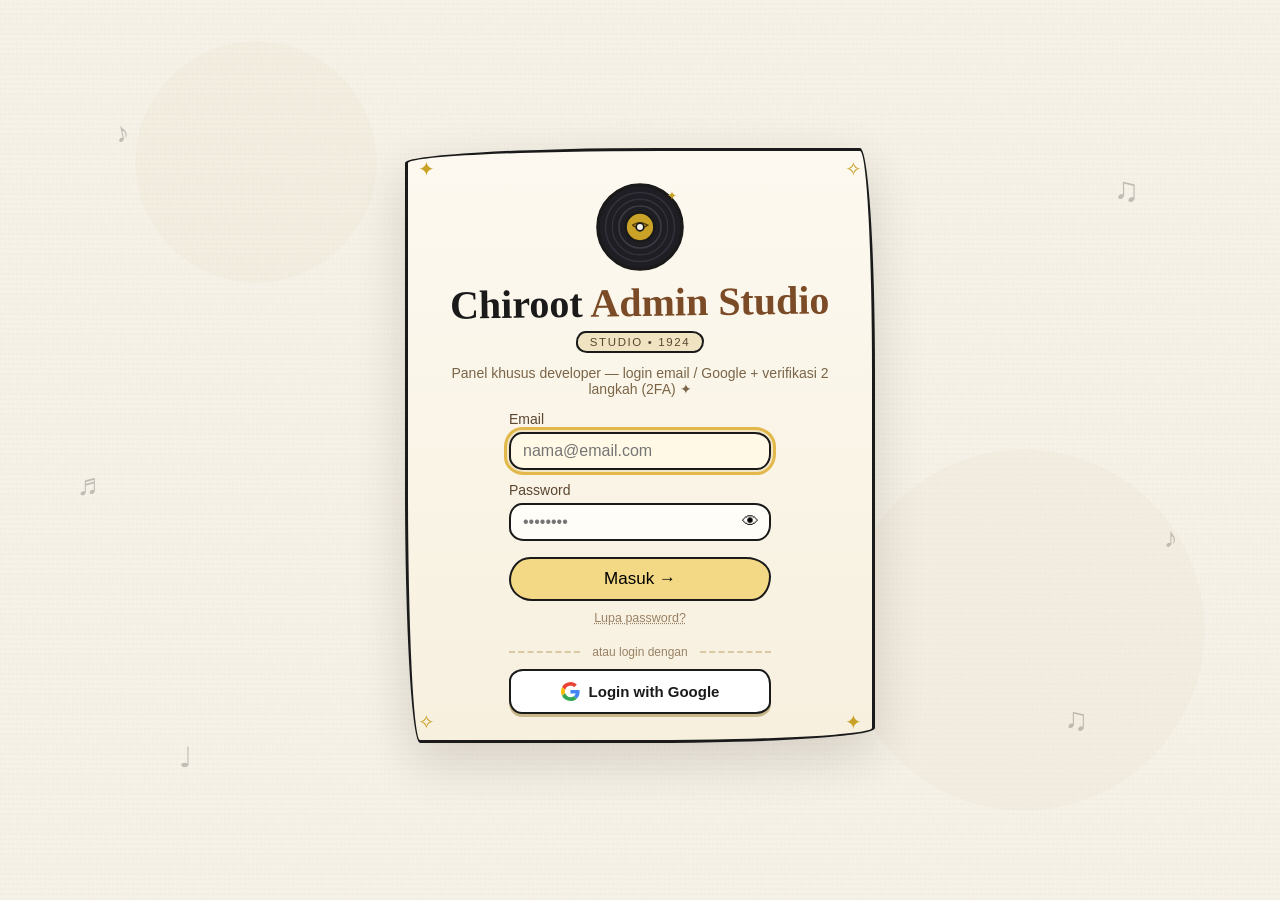
<file: panel-gramo-7xk4q.html>
<!DOCTYPE html>
<html lang="id">
<head>
  <meta charset="UTF-8">
  <meta name="viewport" content="width=device-width, initial-scale=1.0">
  <meta name="robots" content="noindex, nofollow, noarchive, nosnippet">
  <meta http-equiv="Content-Security-Policy" content="default-src 'self'; script-src 'self' 'unsafe-inline'; style-src 'self' 'unsafe-inline' https://fonts.googleapis.com; font-src 'self' https://fonts.gstatic.com; img-src 'self' data: blob: https://i.ytimg.com https://i.scdn.co https://*.scdn.co https://astuagdezahmuuwjoghf.supabase.co; connect-src 'self' https://astuagdezahmuuwjoghf.supabase.co; object-src 'none'; base-uri 'self'; form-action 'self'; frame-src 'none'; upgrade-insecure-requests">
  <meta name="referrer" content="no-referrer">
  <title>Chiroot • Admin Studio</title>
  <link rel="icon" type="image/svg+xml" href="data:image/svg+xml,%3Csvg xmlns='http://www.w3.org/2000/svg' viewBox='0 0 64 64'%3E%3Ccircle cx='32' cy='32' r='30' fill='%231e1e24' stroke='%231a1a1a' stroke-width='3'/%3E%3Ccircle cx='32' cy='32' r='11' fill='%23c9a227' stroke='%231a1a1a' stroke-width='2'/%3E%3Ccircle cx='32' cy='32' r='3' fill='%23f7f3e9'/%3E%3C/svg%3E">
  <link rel="preconnect" href="https://fonts.googleapis.com">
  <link rel="preconnect" href="https://fonts.gstatic.com" crossorigin>
  <link href="https://fonts.googleapis.com/css2?family=Caveat:wght@500;600;700&family=Gloria+Hallelujah&family=Kalam:wght@300;400;700&family=Patrick+Hand&display=swap" rel="stylesheet">

  <style>
:root{
  --paper: #f7f3e9;
  --paper-2: #f1e9d6;
  --ink: #1a1a1a;
  --ink-soft: #33323a;
  --wood: #a66b3a;
  --wood-dark: #7a4b26;
  --wood-light: #d2a772;
  --gold: #c9a227;
  --gold-soft: #e2c86a;
  --vinyl: #1e1e24;
  --vinyl-edge: #2b2b33;
  --shadow: rgba(40,28,12,0.18);
  --card-shadow: rgba(48,34,16,0.16);
  --muted: #7b6f5f;
  --red-label: #d84a3a;
  --teal: #3a8a6a;
  --blue: #5b6ee1;
  --plum: #b65a9a;
  --amber: #d28a3a;
  --radius-sketch: 255px 15px 225px 15px / 15px 225px 15px 255px;
  --radius-sketch-soft: 22px 26px 20px 24px / 24px 20px 26px 22px;
  --radius-tiny: 13px 16px 14px 15px / 15px 14px 16px 13px;
}
*{box-sizing:border-box}
[hidden]{display:none!important}
html,body{height:100%}
body{
  margin:0;
  background: var(--paper);
  color: var(--ink);
  font-family: 'Patrick Hand', 'Kalam', system-ui, sans-serif;
  -webkit-font-smoothing: antialiased;
  overflow-x: hidden;
  position: relative;
}
.paper-texture{
  position:fixed; inset:0;
  pointer-events:none;
  z-index:0;
  opacity:.95;
  background:
    radial-gradient(circle at 20% 18%, rgba(200,170,120,0.07) 0 120px, transparent 121px),
    radial-gradient(circle at 80% 70%, rgba(190,150,100,0.05) 0 180px, transparent 181px),
    repeating-linear-gradient(0deg, rgba(64,42,18,0.012) 0 2px, transparent 2px 5px),
    repeating-linear-gradient(90deg, rgba(64,42,18,0.008) 0 1px, transparent 1px 4px);
}
.paper-texture::after{
  content:"";
  position:absolute; inset:0;
  background-image: url("data:image/svg+xml,%3Csvg xmlns='http://www.w3.org/2000/svg' width='220' height='220'%3E%3Cfilter id='n'%3E%3CfeTurbulence type='fractalNoise' baseFrequency='0.9' numOctaves='4'/%3E%3C/filter%3E%3Crect width='100%25' height='100%25' filter='url(%23n)' opacity='0.035'/%3E%3C/svg%3E");
  mix-blend-mode: multiply;
}
.doodle-notes{
  position:fixed; inset:0; pointer-events:none; z-index:1;
  font-family: 'Gloria Hallelujah', cursive;
  color: rgba(26,26,26,0.24);
  font-size: 28px;
}
.doodle-notes .note{position:absolute; animation: floatNote 7s ease-in-out infinite;}
.n1{ left:9%; top:13%; animation-delay:.1s; transform:rotate(-12deg);}
.n2{ right:11%; top:19%; font-size:34px; animation-delay:1.2s;}
.n3{ left:6%; top:52%; font-size:30px; animation-delay:2.6s;}
.n4{ right:8%; top:58%; animation-delay:.8s;}
.n5{ left:14%; bottom:14%; animation-delay:1.8s;}
.n6{ right:15%; bottom:18%; font-size:32px; animation-delay:3s;}
@keyframes floatNote{
  0%,100%{ transform: translateY(0) rotate(-6deg); opacity:.78;}
  50%{ transform: translateY(-14px) rotate(2deg); opacity:1;}
}
.sketch-border{ border:3px solid var(--ink); border-radius: var(--radius-sketch); }
.sketch-border-soft{ border:2.4px solid var(--ink); border-radius: var(--radius-sketch-soft); }
.sketch-border-tiny{ border:2px solid var(--ink); border-radius: var(--radius-tiny); }
.corner-doodle{
  position:absolute; font-size:20px; color:var(--gold); z-index:3; pointer-events:none;
  font-family:'Gloria Hallelujah',cursive;
}
.corner-doodle.tl{ left:10px; top:6px; }
.corner-doodle.tr{ right:10px; top:6px; }
.corner-doodle.bl{ left:10px; bottom:6px; }
.corner-doodle.br{ right:10px; bottom:6px; }
.gate-overlay{
  position:relative; z-index:5;
  min-height:100dvh; display:flex; align-items:center; justify-content:center;
  padding:34px 18px 44px;
}
.gate-card{
  width:100%; max-width:470px;
  background: linear-gradient(180deg, #fdf9f0 0%, #f7f0df 100%);
  padding:30px 28px 26px; position:relative;
  box-shadow: 0 18px 50px var(--card-shadow);
  display:flex; flex-direction:column; align-items:center; text-align:center;
}
.gate-logo{ width:92px; height:92px; margin-bottom:6px; animation: gateSpinSlow 14s linear infinite; }
@keyframes gateSpinSlow{ to{ transform: rotate(360deg);} }
.gate-title{
  font-family:'Caveat',cursive; font-size:40px; margin:4px 0 0; line-height:1;
  transform: rotate(-0.8deg);
}
.gate-title .sub{ color:var(--wood-dark); }
.gate-brand-plate{
  display:inline-block; margin-top:8px; padding:3px 12px;
  font-family:'Kalam',sans-serif; font-size:11.5px; letter-spacing:.14em;
  background:#efe3c2; color:#5a4630;
}
.gate-sub{
  font-family:'Kalam',sans-serif; font-size:14px; color:#7a6548; margin:12px 0 4px;
}
.gate-status{
  display:flex; align-items:center; justify-content:center; gap:10px;
  font-family:'Kalam',sans-serif; font-size:14.5px; color:#7a6548;
  padding:14px 0 4px; min-height:52px; text-align:center; flex-wrap:wrap;
}
.gate-spinner{
  width:22px; height:22px; flex-shrink:0; border-radius:50%;
  border:3px solid #d8c9a3; border-top-color:#1a1a1a;
  animation: gateSpin .8s linear infinite;
}
@keyframes gateSpin{ to{transform:rotate(360deg);} }
.gate-btn-wrap{display:flex; flex-direction:column; align-items:center; gap:10px; padding-top:8px; width:100%;}
.gate-demo-link{
  background:none; border:none; cursor:pointer; padding:4px 8px;
  font-family:'Kalam',sans-serif; font-size:12.5px; color:#9a8264;
  text-decoration:underline dotted;
}
.gate-demo-link:hover{ color:#5a4630; }
.gate-error{
  font-family:'Kalam',sans-serif; font-size:13.5px; color:#b42318;
  background:#ffe9e5; border:2px dashed #d84a3a; border-radius:12px;
  padding:8px 12px; margin-top:10px; text-align:center; max-width:100%;
}
.gate-form{ width:100%; display:flex; flex-direction:column; gap:12px; margin-top:10px; text-align:left; }
.gate-form .field{ display:flex; flex-direction:column; gap:5px; font-family:'Kalam',sans-serif; font-size:14px; color:#5b4630;}
.gate-form .sketch-input{ width:100%; }
.pw-wrap{ position:relative; }
.pw-wrap .sketch-input{ padding-right:46px; }
.pw-toggle{
  position:absolute; right:6px; top:50%; transform:translateY(-50%);
  background:none; border:none; cursor:pointer; font-size:17px; padding:4px 6px;
}
.gate-submit{ width:100%; margin-top:4px; }
.gate-divider{
  display:flex; align-items:center; gap:12px; width:100%; margin-top:16px;
  font-family:'Kalam',sans-serif; font-size:12px; color:#9a8264;
}
.gate-divider::before, .gate-divider::after{
  content:""; flex:1; border-top:2px dashed #d8c9a3;
}
.google-btn.full{ width:100%; justify-content:center; padding:11px 18px; margin-top:10px; }
.gate-links{ display:flex; gap:14px; justify-content:center; flex-wrap:wrap; margin-top:6px; }
.gate-denied{ display:flex; flex-direction:column; align-items:center; gap:6px; }
.gate-denied-icon{ font-size:42px; line-height:1; }
.gate-denied-title{ font-family:'Caveat',cursive; font-size:32px; color:#8a3a2a; margin:2px 0 0; }
.gate-denied-mail{
  font-family:'Kalam',sans-serif; font-size:13px; color:#5a4630;
  background:#fff8e7; border:2px dashed #c9b88a; border-radius:10px; padding:5px 12px;
  word-break:break-all;
}
.tfa-qr-wrap{
  background:#fffdf7; border:2.4px solid var(--ink);
  border-radius:18px 16px 19px 17px / 17px 19px 16px 18px;
  padding:12px; margin:6px auto 0; width:fit-content;
}
.tfa-qr-wrap img{ display:block; width:172px; height:172px; }
.tfa-secret{
  font-family:'Kalam',monospace; font-size:13px; letter-spacing:.08em;
  background:#fff8e7; border:2px dashed #c9b88a; border-radius:10px;
  padding:6px 12px; word-break:break-all; margin-top:10px; color:#5a4630;
}
.tfa-steps{
  font-family:'Kalam',sans-serif; font-size:13px; color:#5b4630; text-align:left;
  background:#fff9ee; border:2px dashed #c9b88a; border-radius:14px;
  padding:12px 16px; margin-top:12px; line-height:1.7;
}
.code-input{
  font-family:'Kalam',sans-serif; font-size:26px; letter-spacing:.45em; text-align:center;
  padding:10px 12px 10px 20px;
}
.google-btn{
  display:inline-flex; align-items:center; gap:9px;
  background:#fff; border:2.2px solid var(--ink);
  border-radius:14px 12px 15px 13px / 12px 15px 12px 14px;
  padding:10px 18px; cursor:pointer;
  font-family:'Kalam',sans-serif; font-size:15px; font-weight:600; color:#1a1a1a;
  box-shadow:0 3px 0 #c8b78a; transition:transform .12s ease, box-shadow .12s ease;
}
.google-btn:hover{transform:translateY(-2px); box-shadow:0 5px 0 #c8b78a;}
.google-btn:active{transform:translateY(0); box-shadow:0 2px 0 #c8b78a;}
.admin-shell{
  position:relative; z-index:5;
  min-height:100dvh;
  display:flex; align-items:flex-start; justify-content:center;
  padding:26px 14px 40px;
}
.admin-card{
  width:100%; max-width:1060px;
  background: linear-gradient(180deg, #fdf9f0 0%, #f7f0df 100%);
  padding:24px 22px 20px; position:relative;
  box-shadow: 0 18px 50px var(--card-shadow);
  animation: paperBounce .6s cubic-bezier(.2,1.2,.35,1) both;
}
@keyframes paperBounce{
  0%{ transform: translateY(8px) rotate(-0.8deg); opacity:0;}
  60%{ transform: translateY(-3px) rotate(0.4deg); opacity:1;}
  100%{ transform: translateY(0) rotate(-0.5deg);}
}
.chiroot-topbar{
  display:flex; align-items:center; justify-content:space-between; gap:12px;
  padding:8px 6px 12px; margin:0 0 12px;
  border-bottom:2px dashed #d8c9a3;
  flex-wrap:wrap;
}
.topbar-left{display:flex; flex-direction:column; gap:4px; min-width:0;}
.topbar-greeting{
  font-family:'Caveat',cursive; font-size:30px; line-height:1; color:#1a1a1a;
  min-width:0; overflow:hidden; text-overflow:ellipsis; white-space:nowrap;
  display:flex; align-items:center; gap:10px; flex-wrap:wrap;
}
.admin-badge{
  display:inline-block; font-family:'Kalam',sans-serif; font-size:12px; font-weight:700;
  letter-spacing:.08em; color:#6a4a08; background:linear-gradient(180deg,#f7df8e,#e2c86a);
  border:2px solid #1a1a1a; border-radius:11px 14px 10px 13px / 13px 10px 14px 11px;
  padding:2px 10px; transform: rotate(-2deg); box-shadow:0 2px 0 #c8b78a; white-space:nowrap;
}
.topbar-sub{ font-family:'Kalam',sans-serif; font-size:12.5px; color:#9a8264; }
.topbar-auth{display:flex; align-items:center; gap:10px; flex-shrink:0; flex-wrap:wrap;}
.topbar-user{display:flex; align-items:center; gap:10px;}
.topbar-avatar{
  width:40px; height:40px; border-radius:50%;
  border:2.4px solid var(--ink); background:#f2e0a8;
  display:flex; align-items:center; justify-content:center;
  font-family:'Caveat',cursive; font-size:19px; font-weight:700; color:#5a3f1f;
  overflow:hidden; cursor:default; padding:0; flex-shrink:0;
  box-shadow:0 2px 0 #c8b78a;
}
.topbar-avatar img{width:100%; height:100%; object-fit:cover; display:block;}
.topbar-logout{
  background:#fff4ec; border:2.2px solid var(--ink);
  border-radius:14px 12px 15px 13px / 12px 15px 12px 14px;
  padding:8px 14px; cursor:pointer;
  font-family:'Kalam',sans-serif; font-size:14.5px; font-weight:700; color:#8a3a2a;
  box-shadow:0 3px 0 #dcb9a4; transition:transform .12s ease, box-shadow .12s ease;
}
.topbar-logout:hover{transform:translateY(-2px); box-shadow:0 5px 0 #dcb9a4; background:#ffe9dc;}
.topbar-logout:active{transform:translateY(0); box-shadow:0 2px 0 #dcb9a4;}
.player-link{
  background:#eef4fb; border:2.2px solid var(--ink);
  border-radius:14px 12px 15px 13px / 12px 15px 12px 14px;
  padding:8px 14px; cursor:pointer; text-decoration:none;
  font-family:'Kalam',sans-serif; font-size:14.5px; font-weight:700; color:#2a4a8a;
  box-shadow:0 3px 0 #b9c8e4; transition:transform .12s ease, box-shadow .12s ease;
  display:inline-flex; align-items:center; gap:6px;
}
.player-link:hover{transform:translateY(-2px); box-shadow:0 5px 0 #b9c8e4; background:#f2f8ff;}
.src-chip{
  font-family:'Kalam',sans-serif; font-size:11.5px; font-weight:700; letter-spacing:.06em;
  border:2px solid var(--ink); border-radius:10px 12px 9px 11px / 11px 9px 12px 10px;
  padding:3px 9px; transform: rotate(1.2deg); white-space:nowrap;
}
.src-chip.live{ background:#e5f4ea; color:#22633e; box-shadow:0 2px 0 #a9d5b8;}
.src-chip.demo{ background:#fdf0dc; color:#8a5514; box-shadow:0 2px 0 #e3c795;}
.admin-tabs{
  display:flex; gap:10px; flex-wrap:wrap; margin:4px 0 18px;
}
.admin-tab{
  font-family:'Patrick Hand',sans-serif; font-size:16.5px; color:#4a3b23;
  background:#fff6df; border:2.3px solid var(--ink);
  border-radius:15px 13px 16px 14px / 13px 16px 14px 15px;
  padding:8px 16px; cursor:pointer; box-shadow:0 3px 0 #d7c18a;
  transition:transform .13s ease, background .15s, box-shadow .15s;
  display:inline-flex; align-items:center; gap:7px;
}
.admin-tab:hover{ transform:translateY(-2px); background:#fffbf0;}
.admin-tab.active{
  background:linear-gradient(180deg,#f7df8e,#e2c86a); color:#3a2c08;
  box-shadow:0 3px 0 #c8a84a; transform:rotate(-0.8deg);
}
.view{ display:none; }
.view.active{ display:block; animation: viewIn .3s ease both; }
@keyframes viewIn{ from{opacity:0; transform:translateY(6px);} to{opacity:1; transform:none;} }
.view-head{
  display:flex; align-items:flex-end; justify-content:space-between; gap:14px;
  flex-wrap:wrap; margin-bottom:12px;
}
.view-title{
  margin:0; font-family:'Caveat',cursive; font-size:32px; transform:rotate(-0.7deg); line-height:1;
}
.crate-count{ font-family:'Kalam',sans-serif; font-size:14px; color:var(--muted); font-weight:400; }
.view-tools{ display:flex; gap:10px; align-items:center; flex-wrap:wrap; }
.field-inline{
  display:inline-flex; align-items:center; gap:8px;
  font-family:'Kalam',sans-serif; font-size:13.5px; color:#5b4630;
}
.sketch-input{
  font-family:'Patrick Hand',sans-serif; font-size:16px;
  padding:8px 12px; background:#fffdf7;
  border:2.2px solid #1a1a1a; border-radius: var(--radius-tiny);
  outline:none; color:var(--ink);
}
.sketch-input:focus{ background:#fff9e6; box-shadow:0 0 0 3px rgba(201,162,39,.18);}
.btn-primary, .btn-secondary{
  font-family:'Patrick Hand',sans-serif; font-size:17px;
  padding:10px 16px; cursor:pointer; transition:transform .12s ease;
  border:2.3px solid #1a1a1a;
}
.btn-primary{ background:#f3d986; }
.btn-secondary{ background:#fff8ea; }
.btn-primary:hover, .btn-secondary:hover{ transform:translateY(-1px);}
.btn-primary:disabled{ opacity:.45; cursor:default; transform:none; }
.btn-danger{
  font-family:'Patrick Hand',sans-serif; font-size:16px;
  padding:9px 15px; cursor:pointer; background:#f6cfc7; color:#7a2418; border:2.3px solid #1a1a1a;
  transition:transform .12s ease;
}
.btn-danger:hover{ transform:translateY(-1px); background:#f3beb2;}
.hint-text{
  text-align:center; font-family:'Kalam',sans-serif; font-size:13px; color:#8a7560;
  margin:14px 4px 10px;
}
.hint-text b{ color:#5a3f1f; font-weight:700; }
.metric-grid{
  display:grid; grid-template-columns:repeat(auto-fit,minmax(170px,1fr)); gap:12px; margin-bottom:16px;
}
.metric-card{
  background:#fffcf5; border:2.4px solid var(--ink);
  border-radius:20px 24px 18px 22px / 22px 18px 24px 20px;
  padding:14px 16px 12px; position:relative; overflow:hidden;
  transition:transform .15s ease, box-shadow .15s ease;
}
.metric-card:hover{ transform:translateY(-3px) rotate(-.4deg); box-shadow:0 8px 18px rgba(90,60,20,.12);}
.metric-icon{
  width:38px; height:38px; border-radius:50%;
  display:flex; align-items:center; justify-content:center;
  font-size:19px; border:2.2px solid var(--ink); margin-bottom:8px;
}
.metric-value{ font-family:'Caveat',cursive; font-size:42px; line-height:1; font-weight:700; }
.metric-label{ font-family:'Kalam',sans-serif; font-size:12.5px; color:#7a6548; margin-top:3px; }
.metric-foot{ font-family:'Kalam',sans-serif; font-size:11.5px; color:#9a8264; margin-top:5px; }
.dash-grid{
  display:grid; grid-template-columns:1.55fr 1fr; gap:14px; align-items:start;
}
.panel{
  background:#fffcf5; padding:14px; margin-bottom:14px; position:relative;
}
.panel-head{
  display:flex; align-items:center; justify-content:space-between; gap:10px; flex-wrap:wrap;
  margin-bottom:10px;
}
.panel-title{
  margin:0; font-family:'Caveat',cursive; font-size:26px; transform:rotate(-.5deg); line-height:1.05;
}
.panel-note{ font-family:'Kalam',sans-serif; font-size:12px; color:#9a8264; }
.chart-wrap{ overflow-x:auto; padding:4px 2px 2px; }
.chart-wrap svg{ display:block; width:100%; height:auto; }
.chart-bar-anim{ transform-box:fill-box; transform-origin:center bottom; animation:chartRise .55s cubic-bezier(.2,1.1,.4,1) both; }
@keyframes chartRise{ from{ transform:scaleY(0);} to{ transform:scaleY(1);} }
.spark-wrap svg{ display:block; width:100%; height:auto; }
.activity-list{ display:flex; flex-direction:column; gap:8px; margin-top:10px; }
.activity-item{
  display:flex; gap:10px; align-items:center;
  font-family:'Kalam',sans-serif; font-size:13px; color:#5b4630;
  background:#fff9ee; border:2px solid #2c261c;
  border-radius:14px 12px 15px 13px / 13px 15px 12px 14px;
  padding:8px 12px;
}
.activity-item .act-ico{
  width:30px; height:30px; border-radius:50%; flex-shrink:0;
  border:2px solid var(--ink); background:#f2e0a8;
  display:flex; align-items:center; justify-content:center; font-size:14px;
}
.activity-item .act-time{ margin-left:auto; color:#9a8264; font-size:11.5px; white-space:nowrap; }
.mini-plays{ display:flex; flex-direction:column; gap:8px; }
.mini-play-row{
  display:grid; grid-template-columns:34px 44px 1fr auto; gap:10px; align-items:center;
  background:#fff9ee; border:2px solid #2c261c;
  border-radius:16px 14px 17px 15px / 14px 16px 14px 17px;
  padding:8px 12px;
}
.mini-rank{ font-family:'Caveat',cursive; font-size:26px; font-weight:700; text-align:center; line-height:1; }
.mini-rank.r1{ color:#c9a227; text-shadow:0 1px 0 #e2c86a;}
.mini-rank.r2{ color:#8a8a8a;}
.mini-rank.r3{ color:#b87333;}
.thumb{
  width:44px; height:44px; border-radius:50%;
  border:2px solid #1a1a1a; background:#1f1f26; position:relative; overflow:hidden; flex-shrink:0;
  box-shadow: inset 0 0 0 3px #111, 0 0 0 2px #1a1a1a, 0 2px 6px rgba(0,0,0,.18);
}
.thumb img{ width:100%; height:100%; object-fit:cover; display:block;}
.thumb .t-label{
  position:absolute; inset:12px; border-radius:50%;
  display:flex; align-items:center; justify-content:center;
  font-size:9px; font-family:'Kalam',sans-serif; color:#fff6e2; text-align:center; line-height:1.05;
}
.mini-meta{ min-width:0; }
.mini-title{ font-family:'Caveat',cursive; font-size:20px; line-height:1.05; white-space:nowrap; overflow:hidden; text-overflow:ellipsis;}
.mini-artist{ font-family:'Kalam',sans-serif; font-size:12px; color:#6b5a40; white-space:nowrap; overflow:hidden; text-overflow:ellipsis;}
.mini-bar-wrap{ height:7px; background:#efe3c2; border:1.6px solid #1a1a1a; border-radius:6px; margin-top:5px; overflow:hidden; max-width:230px;}
.mini-bar{ height:100%; background:linear-gradient(90deg,#e2c86a,#c9a227); border-radius:5px; }
.mini-count{ font-family:'Caveat',cursive; font-size:24px; font-weight:700; text-align:right; line-height:1;}
.mini-count small{ font-family:'Kalam',sans-serif; font-size:11px; color:#9a8264; display:block; font-weight:400;}
.track-list{ display:flex; flex-direction:column; gap:10px; }
.group-box{ display:flex; flex-direction:column; gap:8px; }
.user-box{ margin-bottom:18px; }
.user-box-head{ display:flex; justify-content:space-between; font-family:'Kalam',sans-serif; font-weight:700; font-size:13.5px; color:#5a4630; padding:6px 2px; border-bottom:2px dashed var(--wood-light); margin-bottom:8px; }
.group-head{
  display:flex; align-items:center; gap:10px; cursor:pointer; user-select:none;
  font-family:'Caveat',cursive; font-size:23px; color:#3a2c14;
  background:#f4ead0; border:2px dashed #b8a476; border-radius:14px;
  padding:7px 14px; margin-top:4px; flex-wrap:wrap;
}
.group-head .g-ico{ font-size:17px; }
.group-head .g-count{ font-family:'Kalam',sans-serif; font-size:12px; color:#8a7560; font-weight:400;}
.group-head .g-caret{ margin-left:auto; font-size:14px; color:#8a7560; transition:transform .18s ease;}
.group-box.collapsed .g-caret{ transform:rotate(-90deg);}
.group-box.collapsed .group-body{ display:none;}
.group-body{ display:flex; flex-direction:column; gap:8px; }
.adm-track{
  display:grid; grid-template-columns:34px 46px 1fr auto; gap:12px; align-items:center;
  padding:10px 12px; background:#fff9ee;
  border:2px solid #2c261c; border-radius:16px 14px 17px 15px / 14px 16px 14px 17px;
  transition:transform .12s ease, background .15s, box-shadow .15s, opacity .15s;
  position:relative; touch-action:manipulation;
}
.adm-track:hover{ background:#fff3d6; transform:translateY(-1px) rotate(-.3deg); box-shadow:0 4px 10px rgba(90,60,20,.08);}
.adm-track.dragging{ opacity:.35; background:#f7e6b6; }
.adm-track .pos-num{
  font-family:'Caveat',cursive; font-size:24px; font-weight:700; color:#8a7560; text-align:center; line-height:1;
}
.drag-handle{
  width:26px; height:34px; margin:0 auto; border-radius:9px;
  display:flex; align-items:center; justify-content:center;
  cursor:grab; color:#7a6548; font-size:15px; letter-spacing:1px;
  touch-action:none; user-select:none;
}
.drag-handle:hover{ background:#f4ead0; color:#3a2c14;}
.drag-ghost{
  position:fixed; left:0; top:0; z-index:120; pointer-events:none;
  transform-origin:center; opacity:.96; margin:0;
  box-shadow:0 16px 34px rgba(40,24,8,.3); background:#fff3d6;
}
.track-meta{ min-width:0; }
.track-title{ font-family:'Caveat',cursive; font-size:22px; line-height:1.05; margin:0; white-space:nowrap; overflow:hidden; text-overflow:ellipsis;}
.track-artist{ font-family:'Kalam',sans-serif; font-size:13px; color:#6b5a40; margin-top:1px; white-space:nowrap; overflow:hidden; text-overflow:ellipsis;}
.chip-row{ display:flex; gap:6px; flex-wrap:wrap; margin-top:5px; }
.chip{
  font-family:'Kalam',sans-serif; font-size:11px; font-weight:700;
  border:1.8px solid #1a1a1a; border-radius:9px 11px 8px 10px / 10px 8px 11px 9px;
  padding:1px 8px; background:#fff; color:#4a3b23; white-space:nowrap;
}
.chip.album{ background:#eef4fb; color:#2a4a8a;}
.chip.genre{ background:#f6ecf4; color:#8a3a6a;}
.chip.plays{ background:#e5f4ea; color:#22633e;}
.track-right{ display:flex; align-items:center; gap:8px; }
.icon-btn{
  width:36px; height:34px; border-radius:11px;
  border:2.2px solid var(--ink); background:#fff8e7; cursor:pointer;
  font-size:15px; line-height:1; display:inline-flex; align-items:center; justify-content:center;
  transition:transform .12s ease, background .15s;
}
.icon-btn:hover{ transform:translateY(-2px) rotate(-4deg); background:#fff3d6;}
.icon-btn.del:hover{ background:#ffe3dc; color:#8a3a2a;}
.empty-state{
  text-align:center; padding:30px 14px; color:#7a6548; font-family:'Kalam',sans-serif;
  border:2px dashed #c9b88a; border-radius:16px; background:#fffcf5;
}
.empty-icon{ font-size:36px; margin-bottom:6px; }
.empty-title{ font-family:'Caveat',cursive; font-size:27px; color:#4a3b23;}
.ana-table{ display:flex; flex-direction:column; gap:8px; }
.ana-row{
  display:grid; grid-template-columns:40px 48px 1.4fr 1fr 118px; gap:12px; align-items:center;
  background:#fff9ee; border:2px solid #2c261c;
  border-radius:16px 14px 17px 15px / 14px 16px 14px 17px;
  padding:9px 13px;
}
.ana-rank{ font-family:'Caveat',cursive; font-size:27px; font-weight:700; text-align:center; line-height:1;}
.ana-rank.r1{ color:#c9a227; text-shadow:0 1px 0 #e2c86a;}
.ana-rank.r2{ color:#8a8a8a;}
.ana-rank.r3{ color:#b87333;}
.ana-cat{ font-family:'Kalam',sans-serif; font-size:11.5px; color:#6b5a40; line-height:1.5; min-width:0;}
.ana-cat b{ display:block; font-size:12.5px; color:#4a3b23;}
.ana-num{ font-family:'Caveat',cursive; font-size:26px; font-weight:700; text-align:right; line-height:1;}
.ana-num small{ display:block; font-family:'Kalam',sans-serif; font-size:11px; color:#9a8264; font-weight:400;}
.user-list{ display:flex; flex-direction:column; gap:9px; }
.user-row{
  display:grid; grid-template-columns:52px 1.5fr 1fr 190px; gap:12px; align-items:center;
  background:#fff9ee; border:2px solid #2c261c;
  border-radius:16px 14px 17px 15px / 14px 16px 14px 17px;
  padding:10px 13px;
}
.user-avatar{
  width:48px; height:48px; border-radius:50%;
  border:2.4px solid var(--ink);
  display:flex; align-items:center; justify-content:center;
  font-family:'Caveat',cursive; font-size:21px; font-weight:700; color:#fffdf7;
  overflow:hidden; flex-shrink:0; box-shadow:0 2px 0 #c8b78a;
}
.user-avatar img{ width:100%; height:100%; object-fit:cover; display:block;}
.user-name{ font-family:'Caveat',cursive; font-size:22px; line-height:1; white-space:nowrap; overflow:hidden; text-overflow:ellipsis;}
.user-mail{ font-family:'Kalam',sans-serif; font-size:12px; color:#6b5a40; margin-top:3px; white-space:nowrap; overflow:hidden; text-overflow:ellipsis;}
.user-joined{ font-family:'Kalam',sans-serif; font-size:11.5px; color:#9a8264; margin-top:2px;}
.role-badge{
  display:inline-block; font-family:'Kalam',sans-serif; font-size:11.5px; font-weight:700; letter-spacing:.05em;
  border:2px solid #1a1a1a; border-radius:10px 12px 9px 11px / 11px 9px 12px 10px;
  padding:3px 10px; white-space:nowrap;
}
.role-badge.dev{ background:linear-gradient(180deg,#f7df8e,#e2c86a); color:#5a4008; transform:rotate(-1.4deg);}
.role-badge.uploader{ background:#e5f4ea; color:#22633e;}
.role-badge.listener{ background:#eef0f6; color:#3a4a6a;}
.role-select{
  font-family:'Kalam',sans-serif; font-size:13px; font-weight:600;
  padding:7px 10px; background:#fffdf7; color:var(--ink);
  border:2.2px solid #1a1a1a; border-radius:var(--radius-tiny); outline:none; cursor:pointer; width:100%;
}
.status-dot{ display:inline-block; width:9px; height:9px; border-radius:50%; border:1.6px solid #1a1a1a; margin-right:5px; vertical-align:middle;}
.status-dot.on{ background:#3a8a6a;}
.status-dot.off{ background:#c9c2b4;}
.role-summary{ display:flex; gap:8px; flex-wrap:wrap; margin-bottom:12px; }
.access-note{
  font-family:'Kalam',sans-serif; font-size:13px; color:#5b4630; line-height:1.75;
  background:#fff9ee; border:2px dashed #c9b88a; border-radius:14px; padding:12px 16px;
}
.access-note b{ color:#3a2c14;}
.modal-overlay{
  position:fixed; inset:0;
  background: rgba(30,20,8,0.38);
  display:none; align-items:center; justify-content:center;
  z-index:50; padding:18px;
  backdrop-filter: blur(2px);
}
.modal-overlay.open{ display:flex; }
.modal-card{
  width:100%; max-width:480px;
  background: linear-gradient(180deg, #fffdf7, #f8f0dc);
  padding:16px 14px 14px; position:relative;
  box-shadow: 0 18px 50px rgba(40,24,8,.28);
  animation: paperPop .34s cubic-bezier(.22,1.2,.36,1);
  border-radius:6px;
}
@keyframes paperPop{
  from{ transform: translateY(16px) scale(.97) rotate(-1deg); opacity:0;}
  to{ transform: translateY(0) scale(1) rotate(-0.5deg); opacity:1;}
}
.modal-close{
  position:absolute; right:12px; top:10px;
  background:#fff8e7; border:2px solid #1a1a1a;
  width:36px; height:34px; border-radius:12px; cursor:pointer; font-size:16px;
}
.modal-title{ margin:0 28px 2px 0; font-family:'Caveat',cursive; font-size:32px;}
.modal-sub{ margin:0 0 16px; font-family:'Kalam',sans-serif; color:#7a6548; font-size:14px;}
.form-grid{ display:grid; grid-template-columns:1fr 1fr; gap:12px; }
.field{ display:flex; flex-direction:column; gap:5px; font-family:'Kalam',sans-serif; font-size:14px; color:#5b4630;}
.field .sketch-input{ width:100%; }
.label-picker{ margin-top:14px; display:flex; align-items:center; gap:12px; flex-wrap:wrap; font-family:'Kalam',sans-serif; font-size:14px;}
.swatches{ display:flex; gap:8px; flex-wrap:wrap;}
.swatch{
  width:30px; height:30px; border-radius:50%;
  border:2.4px solid #1a1a1a; cursor:pointer;
  box-shadow: inset 0 2px 0 rgba(255,255,255,.25);
}
.swatch.active{ outline:3px solid #f3d87a; outline-offset:2px;}
.modal-actions{ display:flex; justify-content:flex-end; gap:10px; margin-top:18px; flex-wrap:wrap;}
.toasts{
  position:fixed; right:16px; bottom:16px; z-index:200;
  display:flex; flex-direction:column; gap:9px; max-width:330px;
}
.toast{
  font-family:'Kalam',sans-serif; font-size:13.5px; color:#3a2c14;
  background:linear-gradient(180deg,#fffdf7,#f8f0dc);
  border:2.4px solid #1a1a1a; border-radius:14px 16px 13px 15px / 15px 13px 16px 14px;
  padding:10px 15px; box-shadow:0 6px 18px rgba(40,24,8,.22);
  animation: toastIn .3s cubic-bezier(.2,1.2,.4,1) both;
}
.toast.err{ background:#ffe9e5; color:#8a2418; border-color:#8a2418;}
@keyframes toastIn{ from{ transform:translateY(12px) rotate(1deg); opacity:0;} to{ transform:none; opacity:1;} }
.toast.out{ animation: toastOut .3s ease both;}
@keyframes toastOut{ to{ transform:translateY(10px); opacity:0;} }
.player-footer{
  margin-top:18px; text-align:center; font-family:'Kalam',sans-serif; font-size:12.5px; color:#9b8264;
  letter-spacing:.04em; display:flex; justify-content:center; gap:14px; flex-wrap:wrap;
}
.footer-dot{ color:var(--gold); }
.demo-banner{
  position:fixed; left:14px; top:14px; z-index:150;
  font-family:'Kalam',sans-serif; font-size:12px; font-weight:700; letter-spacing:.06em;
  background:#fdf0dc; color:#8a5514; border:2.4px solid #1a1a1a;
  border-radius:12px 14px 11px 13px / 13px 11px 14px 12px;
  padding:6px 13px; transform:rotate(-2deg); box-shadow:0 4px 0 #e3c795; pointer-events:none;
}
.admin-sticker{
  position:absolute; right:26px; top:56px; z-index:4; pointer-events:none;
  font-family:'Gloria Hallelujah',cursive; font-size:12px; color:#6a4a08;
  background:linear-gradient(180deg,#f7df8e,#e2c86a);
  border:2.2px solid #1a1a1a; border-radius:10px 13px 9px 12px / 12px 9px 13px 10px;
  padding:5px 11px; transform:rotate(7deg); box-shadow:0 3px 0 #c8a84a;
}
::-webkit-scrollbar{ width:9px; height:9px;}
::-webkit-scrollbar-track{ background:transparent;}
::-webkit-scrollbar-thumb{ background:#dcc29a; border-radius:6px; border:2px solid #fffcf5;}
button:focus-visible, input:focus-visible, select:focus-visible{ outline:3px solid #e2b84a; outline-offset:2px;}
.sr-only{ position:absolute; width:1px; height:1px; overflow:hidden; clip:rect(0,0,0,0);}
@media (max-width:880px){
  .dash-grid{ grid-template-columns:1fr; }
  .ana-row{ grid-template-columns:34px 44px 1.3fr 1fr 92px; gap:8px;}
  .user-row{ grid-template-columns:48px 1.4fr 1fr; }
  .user-row .u-role{ grid-column:1 / -1; }
}
@media (max-width:640px){
  .admin-card{ padding:16px 12px 14px;}
  .topbar-greeting{ font-size:24px; width:100%;}
  .metric-grid{ grid-template-columns:repeat(auto-fit,minmax(140px,1fr));}
  .form-grid{ grid-template-columns:1fr;}
  .adm-track{ grid-template-columns:30px 40px 1fr; }
  .track-right{ grid-column:1 / -1; justify-content:flex-end;}
  .ana-row{ grid-template-columns:30px 42px 1.2fr 86px;}
  .ana-row .ana-cat{ display:none;}
  .admin-sticker{ display:none;}
}
  
.pn-layout {
  display: grid;
  grid-template-columns: 1.15fr 0.85fr;
  gap: 18px;
  align-items: start;
}
@media (max-width: 960px) {
  .pn-layout {
    grid-template-columns: 1fr;
  }
}
.pn-template-bar {
  display: flex;
  align-items: center;
  gap: 8px;
  flex-wrap: wrap;
  background: #fdfaf2;
  border: 1.6px dashed #d2a772;
  border-radius: 12px;
  padding: 8px 12px;
  margin-bottom: 14px;
}
.pn-template-label {
  font-family: 'Kalam', sans-serif;
  font-size: 13px;
  font-weight: 700;
  color: #7a6548;
}
.pn-template-btns {
  display: flex;
  gap: 6px;
  flex-wrap: wrap;
}
.btn-template {
  font-family: 'Patrick Hand', sans-serif;
  font-size: 14px;
  background: #ffffff;
  border: 1.8px solid #1a1a1a;
  border-radius: 9px;
  padding: 3px 10px;
  cursor: pointer;
  transition: transform .12s ease, background .12s ease;
}
.btn-template:hover {
  background: #f3d986;
  transform: translateY(-1px);
}
.pn-form-grid {
  display: flex;
  flex-direction: column;
  gap: 12px;
}
.pn-row-2 {
  display: grid;
  grid-template-columns: 1fr 140px;
  gap: 12px;
}
@media (max-width: 540px) {
  .pn-row-2 {
    grid-template-columns: 1fr;
  }
}
.pn-snippet-helpers {
  display: flex;
  gap: 4px;
}
.btn-snippet {
  font-family: 'Patrick Hand', sans-serif;
  font-size: 12.5px;
  background: #f4eee1;
  border: 1.5px solid #1a1a1a;
  border-radius: 6px;
  padding: 2px 7px;
  cursor: pointer;
}
.btn-snippet:hover {
  background: #e2c86a;
}
.pn-textarea {
  font-family: 'Patrick Hand', system-ui, sans-serif;
  font-size: 15px;
  line-height: 1.45;
  resize: vertical;
  min-height: 140px;
}
.pn-switches-row {
  display: flex;
  flex-direction: column;
  gap: 8px;
  background: #fcf8ee;
  border: 1.5px solid #dfd3bd;
  border-radius: 10px;
  padding: 10px 12px;
}
.pn-checkbox-label {
  display: flex;
  align-items: center;
  gap: 8px;
  font-family: 'Kalam', sans-serif;
  font-size: 13.5px;
  color: #33323a;
  cursor: pointer;
}
.pn-checkbox-label input {
  width: 16px;
  height: 16px;
  accent-color: #c9a227;
  cursor: pointer;
}
.pn-form-actions {
  display: flex;
  justify-content: flex-end;
  gap: 10px;
  margin-top: 6px;
  flex-wrap: wrap;
}
.pn-list-wrap {
  display: flex;
  flex-direction: column;
  gap: 12px;
  max-height: 650px;
  overflow-y: auto;
  padding-right: 4px;
}
.pn-card-item {
  background: #fffdf8;
  border: 2px solid #1a1a1a;
  border-radius: 14px;
  padding: 12px;
  display: flex;
  flex-direction: column;
  gap: 8px;
  position: relative;
  transition: transform .12s ease;
}
.pn-card-item:hover {
  transform: translateY(-1px);
}
.pn-card-head {
  display: flex;
  justify-content: space-between;
  align-items: flex-start;
  gap: 8px;
}
.pn-card-title {
  font-family: 'Caveat', cursive;
  font-size: 20px;
  font-weight: 700;
  color: #1a1a1a;
  margin: 0;
  line-height: 1.2;
}
.pn-card-meta {
  font-family: 'Kalam', sans-serif;
  font-size: 12px;
  color: #7b6f5f;
  display: flex;
  gap: 8px;
  align-items: center;
  flex-wrap: wrap;
}
.pn-card-summary {
  font-family: 'Patrick Hand', sans-serif;
  font-size: 14px;
  color: #4a3f33;
  line-height: 1.35;
}
.pn-card-actions {
  display: flex;
  justify-content: flex-end;
  gap: 6px;
  align-items: center;
  margin-top: 4px;
  border-top: 1px dashed #e2d7c0;
  padding-top: 8px;
}
.pn-type-badge {
  display: inline-block;
  font-family: 'Kalam', sans-serif;
  font-size: 11px;
  font-weight: 700;
  padding: 2px 7px;
  border-radius: 6px;
  border: 1.4px solid #1a1a1a;
  text-transform: uppercase;
}
.pn-type-major { background: #e2c86a; color: #1a1a1a; }
.pn-type-minor { background: #cce7dc; color: #174e38; }
.pn-type-patch { background: #fedbcf; color: #7d2a1c; }
.pn-type-maintenance { background: #dce5fa; color: #233e7d; }
.patchnotes-modal-card {
  max-width: 540px;
  width: 100%;
  max-height: 88vh;
  display: flex;
  flex-direction: column;
  background: linear-gradient(180deg, #fffdf7, #f7efe0);
  padding: 20px 22px;
  position: relative;
  box-shadow: 0 16px 36px rgba(40,28,12,0.28);
}
.patchnotes-head {
  display: flex;
  flex-direction: column;
  gap: 4px;
  margin-bottom: 12px;
  flex-shrink: 0;
}
.patchnotes-tags-row {
  display: flex;
  align-items: center;
  gap: 8px;
  flex-wrap: wrap;
}
.patchnotes-type-pill {
  font-family: 'Kalam', system-ui, sans-serif;
  font-size: 12px;
  font-weight: 700;
  letter-spacing: 0.6px;
  padding: 2px 9px;
  border-radius: 6px;
  border: 1.8px solid #1a1a1a;
  text-transform: uppercase;
}
.patchnotes-version-pill {
  font-family: 'Kalam', system-ui, sans-serif;
  font-size: 12.5px;
  font-weight: 700;
  background: #1a1a1a;
  color: #f7f3e9;
  padding: 2px 9px;
  border-radius: 6px;
}
.patchnotes-title {
  font-family: 'Caveat', cursive;
  font-size: 30px;
  line-height: 1.15;
  color: #1a1a1a;
  margin: 4px 0 2px;
}
.patchnotes-date {
  font-family: 'Kalam', system-ui, sans-serif;
  font-size: 12.5px;
  color: #7b6f5f;
  margin: 0;
}
.patchnotes-summary-box {
  background: #fdf8eb;
  border: 1.8px dashed #c9a227;
  border-radius: 10px;
  padding: 10px 14px;
  font-family: 'Patrick Hand', system-ui, sans-serif;
  font-size: 15px;
  color: #433728;
  line-height: 1.4;
  margin-bottom: 12px;
  flex-shrink: 0;
}
.patchnotes-scroll-area {
  background: #ffffff;
  border: 2px solid #1a1a1a;
  border-radius: 12px;
  padding: 14px 16px;
  overflow-y: auto;
  flex: 1 1 auto;
  max-height: 44vh;
  display: flex;
  flex-direction: column;
  gap: 12px;
}
.patchnotes-group {
  display: flex;
  flex-direction: column;
  gap: 6px;
}
.patchnotes-group-title {
  font-family: 'Kalam', system-ui, sans-serif;
  font-size: 14px;
  font-weight: 700;
  color: #5b4630;
  text-transform: uppercase;
  letter-spacing: 0.6px;
  display: flex;
  align-items: center;
  gap: 6px;
  border-bottom: 1.5px dashed #ded4be;
  padding-bottom: 3px;
}
.patchnotes-item {
  font-family: 'Patrick Hand', system-ui, sans-serif;
  font-size: 16px;
  color: #242220;
  line-height: 1.4;
  display: flex;
  align-items: flex-start;
  gap: 8px;
  padding-left: 4px;
}
.patchnotes-bullet {
  color: #c9a227;
  font-size: 18px;
  line-height: 1.1;
  flex-shrink: 0;
}
</style>
</head>
<body>

  <div class="paper-texture"></div>

  <div class="doodle-notes" aria-hidden="true">
    <span class="note n1">♪</span>
    <span class="note n2">♫</span>
    <span class="note n3">♬</span>
    <span class="note n4">♪</span>
    <span class="note n5">♩</span>
    <span class="note n6">♫</span>
  </div>

  <div id="demo-banner" class="demo-banner" hidden>MODE DEMO ✦ DATA CONTOH</div>

  <div class="gate-overlay" id="gate">
    <div class="gate-card sketch-border">
      <div class="corner-doodle tl">✦</div>
      <div class="corner-doodle tr">✧</div>
      <div class="corner-doodle bl">✧</div>
      <div class="corner-doodle br">✦</div>
      <svg class="gate-logo" viewBox="0 0 96 96" aria-hidden="true">
        <circle cx="48" cy="48" r="44" fill="#1e1e24" stroke="#1a1a1a" stroke-width="3.4"/>
        <circle cx="48" cy="48" r="36" fill="none" stroke="#33323c" stroke-width="1.6"/>
        <circle cx="48" cy="48" r="29" fill="none" stroke="#33323c" stroke-width="1.4"/>
        <circle cx="48" cy="48" r="22" fill="none" stroke="#3c3b46" stroke-width="1.6"/>
        <circle cx="48" cy="48" r="15" fill="#c9a227" stroke="#1a1a1a" stroke-width="2.6"/>
        <path d="M40 46 q8 -5 16 0 q-8 6 -16 0" fill="none" stroke="#5a4008" stroke-width="1.6"/>
        <circle cx="48" cy="48" r="4" fill="#f7f3e9" stroke="#1a1a1a" stroke-width="1.8"/>
        <text x="76" y="20" font-size="13" fill="#c9a227">✦</text>
      </svg>
      <h1 class="gate-title">Chiroot <span class="sub">Admin Studio</span></h1>
      <div class="gate-brand-plate sketch-border-tiny">STUDIO • 1924</div>
      <p class="gate-sub">Panel khusus developer — login email / Google + verifikasi 2 langkah (2FA) ✦</p>
      <div id="gate-dyn"></div>
    </div>
  </div>

  <main class="admin-shell" id="app" hidden>
    <div class="admin-card sketch-border">
      <div class="corner-doodle tl">✦</div>
      <div class="corner-doodle tr">✧</div>
      <div class="corner-doodle bl">✧</div>
      <div class="corner-doodle br">✦</div>
      <div class="admin-sticker">ADMIN ONLY ✦</div>

      <section class="chiroot-topbar" aria-label="Sapaan dan akun">
        <div class="topbar-left">
          <div class="topbar-greeting" id="greeting-text"><span id="greet-main">✦ Admin Studio</span></div>
          <div class="topbar-sub" id="topbar-sub">Gramophone control room</div>
        </div>
        <div class="topbar-auth" id="topbar-auth" aria-live="polite"></div>
      </section>

      <nav class="admin-tabs" id="admin-tabs" aria-label="Menu admin">
        <button type="button" class="admin-tab active" data-tab="dashboard">✦ Dashboard</button>
        <button type="button" class="admin-tab" data-tab="playlist">♫ Crate &amp; Kategori</button>
        <button type="button" class="admin-tab" data-tab="analytics">📈 Analitik</button>
        <button type="button" class="admin-tab" data-tab="users">👥 Pengguna</button>
        <button type="button" class="admin-tab" data-tab="patchnotes">📢 Patch Notes</button>
      </nav>

      <section class="view active" id="view-dashboard" aria-label="Dashboard">
        <div class="metric-grid" id="metrics"></div>
        <div class="dash-grid">
          <div>
            <div class="panel sketch-border-soft">
              <div class="panel-head">
                <h2 class="panel-title">Lagu Paling Populer Minggu Ini</h2>
                <span class="panel-note" id="week-note"></span>
              </div>
              <div class="chart-wrap" id="week-chart"></div>
            </div>
            <div class="panel sketch-border-soft">
              <div class="panel-head">
                <h2 class="panel-title">Metrik Play Count per Lagu</h2>
                <span class="panel-note">total sepanjang waktu</span>
              </div>
              <div class="mini-plays" id="dash-plays"></div>
            </div>
          </div>
          <div>
            <div class="panel sketch-border-soft">
              <div class="panel-head">
                <h2 class="panel-title">Aktivitas 7 Hari</h2>
                <span class="panel-note" id="spark-note"></span>
              </div>
              <div class="spark-wrap" id="spark"></div>
            </div>
            <div class="panel sketch-border-soft">
              <div class="panel-head"><h2 class="panel-title">Aktivitas Terbaru</h2></div>
              <div class="activity-list" id="activity"></div>
            </div>
          </div>
        </div>
      </section>

      <section class="view" id="view-playlist" aria-label="Playlist dan kategori">
        <div class="view-head">
          <h2 class="view-title">The Crate <span class="crate-count" id="pl-count">• 0 records</span></h2>
          <div class="view-tools">
            <label class="field-inline">Kelompokkan
              <select id="group-select" class="sketch-input">
                <option value="none">Urutan crate (default)</option>
                <option value="album">Album</option>
                <option value="genre">Genre</option>
                <option value="artist">Artis</option>
              </select>
            </label>
            <button type="button" class="btn-primary sketch-border-soft" id="btn-save-order" disabled>Simpan Urutan</button>
          </div>
        </div>
        <p class="hint-text">Tarik tombol <b>⠿</b> untuk <b>drag &amp; drop</b> urutan lagu ✦ klik <b>✎</b> untuk edit album &amp; genre</p>
        <div id="track-area"></div>
      </section>

      <section class="view" id="view-analytics" aria-label="Analitik">
        <div class="view-head">
          <h2 class="view-title">Analitik &amp; Laporan</h2>
          <div class="view-tools">
            <label class="field-inline">Rentang
              <select id="range-select" class="sketch-input">
                <option value="week">Minggu ini</option>
                <option value="month">30 hari terakhir</option>
                <option value="all">Semua waktu</option>
              </select>
            </label>
          </div>
        </div>
        <div class="panel sketch-border-soft">
          <div class="panel-head">
            <h2 class="panel-title" id="ana-chart-title">Grafik Lagu Terpopuler</h2>
            <span class="panel-note" id="ana-src-note"></span>
          </div>
          <div class="chart-wrap" id="ana-chart"></div>
        </div>
        <div class="panel sketch-border-soft">
          <div class="panel-head"><h2 class="panel-title">Metrik Play Count per Lagu</h2></div>
          <div class="ana-table" id="ana-table"></div>
        </div>
        <div class="panel sketch-border-soft">
          <div class="panel-head">
            <h2 class="panel-title">Pengguna Aktif — Supabase Auth</h2>
            <span class="panel-note" id="auth-src-note"></span>
          </div>
          <div class="metric-grid" id="ana-users" style="margin-bottom:2px;"></div>
        </div>
      </section>

      <section class="view" id="view-users" aria-label="Pengguna">
        <div class="view-head">
          <h2 class="view-title">Manajemen Pengguna</h2>
          <div class="view-tools">
            <input type="search" id="user-search" class="sketch-input" placeholder="Cari nama / email…" style="width:210px;">
          </div>
        </div>
        <div class="role-summary" id="role-summary"></div>
        <div class="panel sketch-border-soft">
          <div class="user-list" id="user-list"></div>
        </div>
        <div class="access-note">
          <b>Aturan akses Chiroot ✦</b><br>
          ★ <b>Developer / Admin</b> — akun yang terdaftar di tabel <b>chiroot_admins</b> (kelola lewat SQL, bukan di kode): akses penuh panel ini, wajib login email + password + 2FA, dan disapa sebagai Developer di player.<br>
          ▲ <b>Uploader</b> — boleh login &amp; meng-upload lagu ke crate.<br>
          ● <b>Listener</b> — hanya bisa mendengarkan, tombol upload disembunyikan.
        </div>
      </section>

      <section class="view" id="view-patchnotes" aria-label="Patch Notes">
        <div class="view-head">
          <div>
            <h2 class="view-title">📢 Manajemen Patch Notes</h2>
            <p class="panel-note" style="margin-top:2px;">Kirim pengumuman pembaruan yang otomatis muncul sebagai pop-up di player musik pengguna.</p>
          </div>
          <div class="view-tools">
            <button type="button" class="btn-primary sketch-border-soft" id="btn-pn-scroll-new">✦ Buat Rilis Baru</button>
          </div>
        </div>

        <div class="pn-layout">
          <div class="panel sketch-border-soft pn-form-card" id="pn-form-container">
            <div class="panel-head" style="margin-bottom:12px;">
              <h3 class="panel-title" id="pn-form-title">✦ Buat Patch Notes Baru</h3>
              <span class="role-badge dev" id="pn-mode-badge">Baru</span>
            </div>

            <div class="pn-template-bar">
              <span class="pn-template-label">⚡ Template Cepat:</span>
              <div class="pn-template-btns">
                <button type="button" class="btn-template sketch-border-tiny" data-pn-template="minor">✦ Fitur Baru</button>
                <button type="button" class="btn-template sketch-border-tiny" data-pn-template="patch">🐛 Hotfix / Bug Fix</button>
                <button type="button" class="btn-template sketch-border-tiny" data-pn-template="major">🚀 Major Update</button>
                <button type="button" class="btn-template sketch-border-tiny" data-pn-template="maint">🛠️ Pemeliharaan</button>
              </div>
            </div>

            <form id="pn-form" class="pn-form-grid">
              <input type="hidden" id="pn-edit-id" value="">
              
              <div class="pn-row-2">
                <div class="field">
                  <label for="pn-input-title">Judul Pembaruan / Rilis <span style="color:#d84a3a;">*</span></label>
                  <input type="text" id="pn-input-title" class="sketch-input" placeholder="contoh: Chiroot v2.1 • Audio Reverb &amp; Bluetooth" required>
                </div>
                <div class="field">
                  <label for="pn-input-version">Nomor Versi <span style="color:#d84a3a;">*</span></label>
                  <input type="text" id="pn-input-version" class="sketch-input" placeholder="contoh: v2.1.0" required>
                </div>
              </div>

              <div class="pn-row-2">
                <div class="field">
                  <label for="pn-select-type">Tipe Rilis</label>
                  <select id="pn-select-type" class="sketch-input">
                    <option value="minor">✦ Minor (Fitur Baru &amp; Update)</option>
                    <option value="major">🚀 Major (Pembaruan Skala Besar)</option>
                    <option value="patch">🐛 Patch / Hotfix (Perbaikan Bug)</option>
                    <option value="maintenance">🛠️ Maintenance (Pemeliharaan Sistem)</option>
                  </select>
                </div>
                <div class="field">
                  <label for="pn-input-author">Penulis / Tim</label>
                  <input type="text" id="pn-input-author" class="sketch-input" placeholder="Chiroot Dev Team">
                </div>
              </div>

              <div class="field">
                <label for="pn-input-summary">Ringkasan Singkat (Muncul di sub-header modal pop-up)</label>
                <input type="text" id="pn-input-summary" class="sketch-input" placeholder="contoh: Pembaruan audio player dengan fitur reverb, output bluetooth, dan perbaikan UI.">
              </div>

              <div class="field">
                <div style="display:flex; justify-content:space-between; align-items:center; margin-bottom:4px;">
                  <label for="pn-input-content">Konten Rincian Catatan Pembaruan <span style="color:#d84a3a;">*</span></label>
                  <div class="pn-snippet-helpers">
                    <button type="button" class="btn-snippet" data-snippet="[FITUR BARU]&#10;• ">+ Fitur</button>
                    <button type="button" class="btn-snippet" data-snippet="[PENINGKATAN]&#10;• ">+ Peningkatan</button>
                    <button type="button" class="btn-snippet" data-snippet="[PERBAIKAN]&#10;• ">+ Bugfix</button>
                  </div>
                </div>
                <textarea id="pn-input-content" class="sketch-input pn-textarea" rows="8" placeholder="Tulis rincian pembaruan di sini..." required></textarea>
              </div>

              <div class="field" style="background:#fdfaf2;border:1.8px dashed #d2a772;border-radius:12px;padding:12px 14px;">
                <div style="display:flex;align-items:center;gap:8px;margin-bottom:8px;">
                  <svg viewBox="0 0 24 24" width="22" height="22" fill="none" stroke="#5b4630" stroke-width="2" stroke-linecap="round" stroke-linejoin="round"><rect x="3" y="3" width="18" height="18" rx="2" ry="2"/><circle cx="8.5" cy="8.5" r="1.5"/><polyline points="21 15 16 10 5 21"/></svg>
                  <label style="font-family:'Kalam',sans-serif;font-size:14px;font-weight:700;color:#5b4630;margin:0;">Upload Gambar / GIF untuk Patch Notes</label>
                </div>
                <div style="display:flex;gap:10px;flex-wrap:wrap;align-items:center;">
                  <input type="file" id="pn-image-input" accept=".jpg,.jpeg,.png,.gif,.webp,image/jpeg,image/png,image/gif,image/webp" style="font-family:'Kalam',sans-serif;font-size:13px;flex:1;min-width:180px;">
                  <button type="button" class="btn-secondary sketch-border-tiny" id="btn-pn-upload-img" style="font-size:14px;padding:7px 14px;white-space:nowrap;display:inline-flex;align-items:center;gap:5px;">
                    <svg viewBox="0 0 24 24" width="16" height="16" fill="none" stroke="currentColor" stroke-width="2.5" stroke-linecap="round" stroke-linejoin="round"><path d="M21 15v4a2 2 0 0 1-2 2H5a2 2 0 0 1-2-2v-4"/><polyline points="17 8 12 3 7 8"/><line x1="12" y1="3" x2="12" y2="15"/></svg>
                    Upload &amp; Sisipkan
                  </button>
                </div>
                <p style="font-family:'Kalam',sans-serif;font-size:12px;color:#8b745b;margin:6px 0 0;">JPG, PNG, GIF, WEBP — maks 10 MB. Gambar otomatis di-upload ke Supabase Storage &amp; disisipkan ke konten.</p>
                <div id="pn-image-preview" style="display:none;margin-top:10px;text-align:center;">
                  <img id="pn-image-preview-img" style="max-width:100%;max-height:180px;border-radius:8px;border:2px solid #1a1a1a;" alt="Preview">
                  <p id="pn-image-status" style="font-family:'Kalam',sans-serif;font-size:12px;color:#2a7a3a;margin:6px 0 0;"></p>
                </div>
              </div>

              <div class="pn-switches-row">
                <label class="pn-checkbox-label">
                  <input type="checkbox" id="pn-check-published" checked>
                  <span><strong>Publikasikan Langsung</strong> (Tersedia untuk pengguna)</span>
                </label>
                <label class="pn-checkbox-label">
                  <input type="checkbox" id="pn-check-popup" checked>
                  <span><strong>Pop-up Otomatis</strong> (Muncul di player saat pengguna buka web)</span>
                </label>
              </div>

              <div class="pn-form-actions">
                <button type="button" class="btn-secondary sketch-border-soft" id="btn-pn-reset">↺ Reset Form</button>
                <button type="button" class="btn-secondary sketch-border-soft" id="btn-pn-preview">👁️ Preview Modal</button>
                <button type="submit" class="btn-primary sketch-border-soft" id="btn-pn-submit">📢 Kirim &amp; Publikasikan</button>
              </div>
            </form>
          </div>

          <div class="panel sketch-border-soft pn-history-card">
            <div class="panel-head">
              <h3 class="panel-title">Riwayat Catatan Pembaruan</h3>
              <span class="panel-note" id="pn-count-note">0 rilis</span>
            </div>
            <div id="pn-list-container" class="pn-list-wrap"></div>
          </div>
        </div>
      </section>

      <footer class="player-footer">
        <span>Made by ChirootDevTeam</span>
        <span class="footer-dot">✦</span>
        <span>Admin Studio • GRAMO 1924</span>
      </footer>
    </div>
  </main>

  <div class="modal-overlay" id="edit-modal" aria-hidden="true">
    <div class="modal-card sketch-border">
      <button type="button" class="modal-close" data-close="edit-modal" aria-label="Close">✕</button>
      <h3 class="modal-title">Edit Record</h3>
      <p class="modal-sub">Ubah judul, artis, album, genre, &amp; warna label ✦</p>
      <div class="form-grid">
        <label class="field">Judul Lagu
          <input type="text" id="edit-title" class="sketch-input" maxlength="80">
        </label>
        <label class="field">Artis
          <input type="text" id="edit-artist" class="sketch-input" maxlength="80">
        </label>
        <label class="field">Album
          <input type="text" id="edit-album" class="sketch-input" maxlength="80" list="dl-albums">
        </label>
        <label class="field">Genre
          <input type="text" id="edit-genre" class="sketch-input" maxlength="60" list="dl-genres">
        </label>
      </div>
      <div class="label-picker">Label:
        <div class="swatches" id="edit-swatches"></div>
      </div>
      <div class="label-picker">Vinyl:
        <div class="swatches" id="edit-vinyl-swatches"></div>
      </div>
      <datalist id="dl-albums"></datalist>
      <datalist id="dl-genres"></datalist>
      <div class="modal-actions">
        <button type="button" class="btn-secondary sketch-border-soft" data-close="edit-modal">Cancel</button>
        <button type="button" class="btn-primary sketch-border-soft" id="btn-edit-save">Simpan Record →</button>
      </div>
    </div>
  </div>

  <div class="modal-overlay" id="preview-patch-modal" aria-hidden="true">
    <div class="modal-card sketch-border patchnotes-modal-card">
      <button class="modal-close sketchy" data-close="preview-patch-modal" aria-label="Close">✕</button>
      <div class="patchnotes-head">
        <div class="patchnotes-tags-row">
          <span class="patchnotes-type-pill pn-type-minor" id="prev-pn-pill-type">✦ UPDATE FITUR</span>
          <span class="patchnotes-version-pill" id="prev-pn-pill-ver">v2.1.0</span>
        </div>
        <h3 class="patchnotes-title" id="prev-pn-disp-title">Catatan Pembaruan</h3>
        <p class="patchnotes-date" id="prev-pn-disp-date">Dipublikasikan baru saja</p>
      </div>
      <div class="patchnotes-summary-box" id="prev-pn-disp-summary"></div>
      <div class="patchnotes-scroll-area sketch-border-tiny" id="prev-pn-disp-content"></div>
      <div class="modal-actions" style="margin-top:14px; justify-content:space-between; align-items:center;">
        <span style="font-family:'Kalam',sans-serif; font-size:12.5px; color:#7a6548;">✦ Tampilan simulasi pop-up player</span>
        <button type="button" class="btn-primary sketch-border-soft" data-close="preview-patch-modal">Tutup Preview</button>
      </div>
    </div>
  </div>
  <div class="modal-overlay" id="confirm-modal" aria-hidden="true">
    <div class="modal-card sketch-border" style="max-width:420px;">
      <button type="button" class="modal-close" data-close="confirm-modal" aria-label="Close">✕</button>
      <h3 class="modal-title" id="confirm-title">Yakin?</h3>
      <p class="modal-sub" id="confirm-msg"></p>
      <div class="modal-actions">
        <button type="button" class="btn-secondary sketch-border-soft" data-close="confirm-modal">Cancel</button>
        <button type="button" class="btn-danger" id="confirm-ok">Ya, Lanjutkan</button>
      </div>
    </div>
  </div>

  <div class="toasts" id="toasts"></div>

<script>
(function(){
'use strict';

const CFG = window.CHIROOT_CONFIG || {};
const SUPABASE_URL = String(CFG.SUPABASE_URL || 'https://astuagdezahmuuwjoghf.supabase.co').trim().replace(/\/+$/, '');
const SUPABASE_ANON_KEY = String(CFG.SUPABASE_ANON_KEY || 'sb_publishable_NXhR-MquEMwYDrCBPAOgAQ_MZ4BXQlT').trim();
const CFG_ADMIN_EMAILS = (Array.isArray(CFG.ADMIN_EMAILS) ? CFG.ADMIN_EMAILS : []).map(normMail).filter(Boolean);
const AUTH_KEY = 'chiroot_auth_v1';
const PKCE_KEY = 'chiroot_pkce_v1';
const GOOGLE_G_SVG = '<svg viewBox="0 0 48 48" width="19" height="19" aria-hidden="true" focusable="false"><path fill="#EA4335" d="M24 9.5c3.54 0 6.71 1.22 9.21 3.6l6.85-6.85C35.9 2.38 30.47 0 24 0 14.62 0 6.51 5.38 2.56 13.22l7.98 6.19C12.43 13.72 17.74 9.5 24 9.5z"></path><path fill="#4285F4" d="M46.98 24.55c0-1.57-.15-3.09-.38-4.55H24v9.02h12.94c-.58 2.96-2.26 5.48-4.78 7.18l7.73 6c4.51-4.18 7.09-10.36 7.09-17.65z"></path><path fill="#FBBC05" d="M10.53 28.59c-.48-1.45-.76-2.99-.76-4.59s.27-3.14.76-4.59l-7.98-6.19C.92 16.46 0 20.12 0 24c0 3.88.92 7.54 2.56 10.78l7.97-6.19z"></path><path fill="#34A853" d="M24 48c6.48 0 11.93-2.13 15.89-5.81l-7.73-6c-2.15 1.45-4.92 2.3-8.16 2.3-6.26 0-11.57-4.22-13.47-9.91l-7.98 6.19C6.51 42.62 14.62 48 24 48z"></path></svg>';
const LS_ORDER = 'chiroot_admin_order_v1';
const LS_META = 'chiroot_admin_meta_v1';
const LS_ROLES = 'chiroot_admin_roles_v1';
const LS_COLLAPSED = 'chiroot_admin_collapsed_v1';
const LABEL_COLORS = ['#d84a3a', '#3a8a6a', '#5b6ee1', '#b65a9a', '#d28a3a', '#c9a227'];
const VINYL_COLORS = ['#1e1e24', '#3a3a44', '#5a2a2a', '#2a3a5a', '#2a4a3a', '#4a3a2a'];

const state = {
  session: null,
  profile: null,
  demo: false,
  adminRole: '',
  adminList: [],
  factorId: null,
  challengeId: null,
  enroll: null,
  tab: 'dashboard',
  group: 'none',
  range: 'week',
  dirty: false,
  metaCloud: true,
  collapsed: {},
  tracks: [],
  users: [],
  events: [],
  roles: {},
  sources: { tracks: 'demo', plays: 'demo', users: 'demo', roles: 'local' },
  stats: {},
  weekDays: [],
  editing: null,
  confirmCb: null
,
  patchNotes: [],
  editingPatchId: null};

function $(sel, root){ return (root || document).querySelector(sel); }
function $all(sel, root){ return Array.prototype.slice.call((root || document).querySelectorAll(sel)); }
function esc(v){
  return String(v == null ? '' : v)
    .replace(/&/g, '&amp;').replace(/</g, '&lt;').replace(/>/g, '&gt;')
    .replace(/"/g, '&quot;').replace(/'/g, '&#39;');
}
function fmtNum(n){ return Number(n || 0).toLocaleString('id-ID'); }
function normMail(v){ return String(v || '').toLowerCase().trim(); }
function hashStr(s){
  let h = 2166136261;
  s = String(s || '');
  for (let i = 0; i < s.length; i++){ h ^= s.charCodeAt(i); h = Math.imul(h, 16777619); }
  return h >>> 0;
}
function seeded(seed){
  let x = (seed || 1) >>> 0;
  return function(){
    x ^= x << 13; x >>>= 0;
    x ^= x >>> 17;
    x ^= x << 5; x >>>= 0;
    return x / 4294967296;
  };
}
function lsGet(key, fb){
  try { const raw = localStorage.getItem(key); return raw ? JSON.parse(raw) : fb; } catch(e){ return fb; }
}
function lsSet(key, val){
  try { localStorage.setItem(key, JSON.stringify(val)); } catch(e){}
}
function timeAgo(iso){
  const t = new Date(iso).getTime();
  if (!t || isNaN(t)) return '—';
  const m = Math.max(0, Math.floor((Date.now() - t) / 60000));
  if (m < 1) return 'baru saja';
  if (m < 60) return m + ' menit lalu';
  const h = Math.floor(m / 60);
  if (h < 24) return h + ' jam lalu';
  const d = Math.floor(h / 24);
  if (d < 30) return d + ' hari lalu';
  return new Date(t).toLocaleDateString('id-ID', { day: 'numeric', month: 'short', year: 'numeric' });
}
function fmtDate(iso){
  const t = new Date(iso).getTime();
  if (!iso || isNaN(t)) return '—';
  return new Date(t).toLocaleDateString('id-ID', { day: 'numeric', month: 'short', year: 'numeric' });
}
function weekLabel(){
  const days = state.weekDays;
  if (!days.length) return '';
  const a = days[0].toLocaleDateString('id-ID', { day: 'numeric', month: 'short' });
  const b = days[6].toLocaleDateString('id-ID', { day: 'numeric', month: 'short' });
  return a + ' – ' + b;
}
function toast(msg, type){
  const box = $('#toasts');
  const t = document.createElement('div');
  t.className = 'toast' + (type === 'err' ? ' err' : '');
  t.textContent = msg;
  box.appendChild(t);
  setTimeout(function(){
    t.classList.add('out');
    setTimeout(function(){ t.remove(); }, 320);
  }, 3400);
}
function openModal(id){ const m = document.getElementById(id); if (m){ m.classList.add('open'); m.setAttribute('aria-hidden', 'false'); } }
function closeModal(id){ const m = document.getElementById(id); if (m){ m.classList.remove('open'); m.setAttribute('aria-hidden', 'true'); } }
function playerHref(){
  if (window.location.protocol === 'http:' || window.location.protocol === 'https:') return 'main';
  return 'Main.html';
}

function mapAuthSession(data){
  if (!data || typeof data.access_token !== 'string' || !data.user || typeof data.user.id !== 'string') return null;
  const rawExp = Number(data.expires_at);
  const expMs = isFinite(rawExp) && rawExp > 0 ? (rawExp < 1e12 ? rawExp * 1000 : rawExp) : (Date.now() + (Number(data.expires_in) || 3600) * 1000);
  if (expMs - Date.now() < 30000) return null;
  return {
    access_token: data.access_token,
    refresh_token: typeof data.refresh_token === 'string' ? data.refresh_token : '',
    expires_at: expMs,
    user: {
      id: data.user.id,
      email: typeof data.user.email === 'string' ? data.user.email : '',
      factors: Array.isArray(data.user.factors) ? data.user.factors : []
    }
  };
}
function loadSession(){
  try {
    const raw = JSON.parse(localStorage.getItem(AUTH_KEY) || 'null');
    if (!raw || typeof raw.access_token !== 'string' || !raw.user || typeof raw.user.id !== 'string') return null;
    if (Number(raw.expires_at) - Date.now() < 30000) return null;
    return raw;
  } catch(e){ return null; }
}
function saveSession(s){
  if (s) lsSet(AUTH_KEY, s);
}
function clearSession(){
  try { localStorage.removeItem(AUTH_KEY); } catch(e){}
}
let refreshPromise = null;
async function ensureFresh(force){
  const s = state.session;
  if (!s) throw new Error('NO_SESSION');
  if (!force && s.expires_at - Date.now() > 120000) return s;
  if (refreshPromise) return refreshPromise;
  if (!SUPABASE_URL) throw new Error('NO_CONFIG');
  refreshPromise = (async () => {
    if (!s.refresh_token) throw new Error('NO_REFRESH');
    const res = await fetch(SUPABASE_URL + '/auth/v1/token?grant_type=refresh_token', {
      method: 'POST',
      headers: { 'Content-Type': 'application/json', 'apikey': SUPABASE_ANON_KEY },
      body: JSON.stringify({ refresh_token: s.refresh_token })
    });
    const data = await res.json().catch(function(){ return {}; });
    if (!res.ok || !data || typeof data.access_token !== 'string') throw new Error('REFRESH_FAILED');
    const next = mapAuthSession(data);
    if (!next) throw new Error('REFRESH_INVALID');
    state.session = next;
    saveSession(next);
    return next;
  })();
  try { return await refreshPromise; } finally { refreshPromise = null; }
}
async function apiCall(path, method, body, extraHeaders){
  const sess = await ensureFresh(false);
  const headers = {
    'apikey': SUPABASE_ANON_KEY,
    'Authorization': 'Bearer ' + sess.access_token,
    'Content-Type': 'application/json'
  };
  if (extraHeaders) Object.keys(extraHeaders).forEach(function(k){ headers[k] = extraHeaders[k]; });
  const res = await fetch(SUPABASE_URL + path, {
    method: method || 'GET',
    headers: headers,
    body: body ? JSON.stringify(body) : undefined
  });
  let data = null;
  try { data = await res.json(); } catch(e){}
  if (!res.ok){
    const err = new Error((data && (data.message || data.hint || data.error_description || data.error)) || ('HTTP ' + res.status));
    err.status = res.status;
    err.code = data && data.code;
    err.data = data;
    throw err;
  }
  return data;
}
function storagePublicUrl(path){
  return SUPABASE_URL + '/storage/v1/object/public/chiroot-crate/' + encodeURIComponent(String(path || ''));
}
function loginErrMsg(data){
  const code = String((data && (data.error_code || data.error)) || '');
  const msg = String((data && (data.msg || data.message || data.error_description)) || '');
  if (code === 'invalid_credentials' || /invalid login credentials/i.test(msg)) return 'Email atau password salah.';
  if (code === 'email_not_confirmed' || /email not confirmed/i.test(msg)) return 'Email belum dikonfirmasi. Buka Supabase → Authentication → Users → centang “Confirmed”.';
  if (code === 'over_request_rate_limit' || /rate limit/i.test(msg)) return 'Terlalu banyak percobaan. Tunggu sebentar lalu coba lagi.';
  if (code === 'validation_failed') return 'Format email atau password belum benar.';
  return msg || 'Login gagal. Coba lagi.';
}
function b64url(bytes){
  let s = '';
  const arr = new Uint8Array(bytes);
  for (let i = 0; i < arr.length; i++) s += String.fromCharCode(arr[i]);
  return btoa(s).replace(/\+/g, '-').replace(/\//g, '_').replace(/=+$/, '');
}
async function pkcePair(){
  const buf = new Uint8Array(48);
  crypto.getRandomValues(buf);
  const verifier = b64url(buf);
  const digest = await crypto.subtle.digest('SHA-256', new TextEncoder().encode(verifier));
  return { verifier: verifier, challenge: b64url(digest) };
}
function googleLoginRedirect(){
  const proto = window.location.protocol;
  if (proto !== 'https:' && !(proto === 'http:' && (window.location.hostname === 'localhost' || window.location.hostname === '127.0.0.1'))){
    renderGate('error', 'Login Google butuh alamat HTTPS. Deploy ke web, atau buka lewat http://localhost.');
    return;
  }
  if (!window.crypto || !crypto.subtle || typeof crypto.getRandomValues !== 'function'){
    renderGate('error', 'Browser kamu tidak mendukung kriptografi aman. Pakai browser terbaru.');
    return;
  }
  renderGate('checking', 'Membuka Google…');
  pkcePair().then(function(pair){
    try { sessionStorage.setItem(PKCE_KEY, pair.verifier); } catch(e){}
    const params = new URLSearchParams();
    params.set('provider', 'google');
    params.set('code_challenge', pair.challenge);
    params.set('code_challenge_method', 'S256');
    params.set('redirect_to', window.location.origin + window.location.pathname);
    window.location.assign(SUPABASE_URL + '/auth/v1/authorize?' + params.toString());
  }).catch(function(){
    renderGate('login');
    const box = $('#login-err');
    if (box){ box.textContent = 'Gagal menyiapkan login Google. Coba lagi.'; box.hidden = false; }
  });
}
async function handleAuthCallback(){
  const params = new URLSearchParams(window.location.search);
  const code = params.get('code');
  const errParam = params.get('error');
  if (!code && !errParam) return false;
  const clean = function(){ try { history.replaceState(null, '', window.location.pathname + window.location.hash); } catch(e){} };
  if (errParam){
    clean();
    throw new Error(params.get('error_description') || 'Login Google dibatalkan atau gagal.');
  }
  let verifier = '';
  try { verifier = sessionStorage.getItem(PKCE_KEY) || ''; } catch(e){}
  clean();
  try { sessionStorage.removeItem(PKCE_KEY); } catch(e){}
  if (!verifier) throw new Error('Sesi login tidak ditemukan. Coba login ulang.');
  const res = await fetch(SUPABASE_URL + '/auth/v1/token?grant_type=pkce', {
    method: 'POST',
    headers: { 'Content-Type': 'application/json', 'apikey': SUPABASE_ANON_KEY },
    body: JSON.stringify({ auth_code: code, code_verifier: verifier })
  });
  const data = await res.json().catch(function(){ return {}; });
  if (!res.ok || !data || typeof data.access_token !== 'string' || !data.user || typeof data.user.id !== 'string'){
    throw new Error('Login Google gagal (HTTP ' + res.status + ').');
  }
  const sess = mapAuthSession(data);
  if (!sess) throw new Error('Sesi login tidak valid.');
  state.session = sess;
  saveSession(sess);
  return true;
}
async function passwordLogin(email, password){
  const res = await fetch(SUPABASE_URL + '/auth/v1/token?grant_type=password', {
    method: 'POST',
    headers: { 'Content-Type': 'application/json', 'apikey': SUPABASE_ANON_KEY },
    body: JSON.stringify({ email: email, password: password })
  });
  const data = await res.json().catch(function(){ return {}; });
  if (!res.ok) throw new Error(loginErrMsg(data));
  const sess = mapAuthSession(data);
  if (!sess) throw new Error('Sesi login tidak valid.');
  return sess;
}
async function requestPasswordReset(email){
  const res = await fetch(SUPABASE_URL + '/auth/v1/recover', {
    method: 'POST',
    headers: { 'Content-Type': 'application/json', 'apikey': SUPABASE_ANON_KEY },
    body: JSON.stringify({ email: email })
  });
  return res.ok;
}
function jwtPayload(token){
  try {
    const seg = String(token || '').split('.')[1] || '';
    let b64 = seg.replace(/-/g, '+').replace(/_/g, '/');
    while (b64.length % 4) b64 += '=';
    const bin = atob(b64);
    const json = decodeURIComponent(Array.prototype.map.call(bin, function(c){ return '%' + ('00' + c.charCodeAt(0).toString(16)).slice(-2); }).join(''));
    return JSON.parse(json);
  } catch(e){ return null; }
}
async function fetchAAL(){
  const sess = await ensureFresh(false);
  const payload = jwtPayload(sess.access_token);
  const current = payload && payload.aal === 'aal2' ? 'aal2' : 'aal1';
  const factors = await listTotpFactors();
  const hasVerified = factors.some(function(f){ return f.status === 'verified'; });
  return { current: current, next: hasVerified ? 'aal2' : current };
}
async function listTotpFactors(){
  const sess = await ensureFresh(false);
  let factors = sess.user && Array.isArray(sess.user.factors) ? sess.user.factors : [];
  try {
    const res = await fetch(SUPABASE_URL + '/auth/v1/user', {
      headers: { 'apikey': SUPABASE_ANON_KEY, 'Authorization': 'Bearer ' + sess.access_token }
    });
    if (res.ok){
      const data = await res.json().catch(function(){ return null; });
      if (data && Array.isArray(data.factors)) factors = data.factors;
    }
  } catch(e){}
  return factors.filter(function(f){ return f && f.factor_type === 'totp'; });
}
async function totpEnroll(){
  const sess = await ensureFresh(false);
  const res = await fetch(SUPABASE_URL + '/auth/v1/factors', {
    method: 'POST',
    headers: { 'Content-Type': 'application/json', 'apikey': SUPABASE_ANON_KEY, 'Authorization': 'Bearer ' + sess.access_token },
    body: JSON.stringify({ factor_type: 'totp', friendly_name: 'Chiroot Admin', issuer: 'Chiroot Admin' })
  });
  const data = await res.json().catch(function(){ return {}; });
  if (!res.ok) throw new Error((data && (data.msg || data.message)) || 'Gagal membuat faktor 2FA.');
  return data;
}
async function totpUnenroll(factorId){
  const sess = await ensureFresh(false);
  const res = await fetch(SUPABASE_URL + '/auth/v1/factors/' + encodeURIComponent(factorId), {
    method: 'DELETE',
    headers: { 'apikey': SUPABASE_ANON_KEY, 'Authorization': 'Bearer ' + sess.access_token }
  });
  if (!res.ok){ const data = await res.json().catch(function(){ return {}; }); throw new Error((data && (data.msg || data.message)) || 'Gagal menghapus faktor lama.'); }
}
async function totpChallenge(factorId){
  const sess = await ensureFresh(false);
  const res = await fetch(SUPABASE_URL + '/auth/v1/factors/' + encodeURIComponent(factorId) + '/challenge', {
    method: 'POST',
    headers: { 'Content-Type': 'application/json', 'apikey': SUPABASE_ANON_KEY, 'Authorization': 'Bearer ' + sess.access_token },
    body: '{}'
  });
  const data = await res.json().catch(function(){ return {}; });
  if (!res.ok) throw new Error((data && (data.msg || data.message)) || 'Gagal meminta kode tantangan.');
  return String(data.id || '');
}
async function totpVerify(factorId, challengeId, code){
  const sess = await ensureFresh(false);
  const body = { code: String(code || '').replace(/\s+/g, '') };
  if (challengeId) body.challenge_id = challengeId;
  const res = await fetch(SUPABASE_URL + '/auth/v1/factors/' + encodeURIComponent(factorId) + '/verify', {
    method: 'POST',
    headers: { 'Content-Type': 'application/json', 'apikey': SUPABASE_ANON_KEY, 'Authorization': 'Bearer ' + sess.access_token },
    body: JSON.stringify(body)
  });
  const data = await res.json().catch(function(){ return {}; });
  if (!res.ok){
    const msg = String((data && (data.msg || data.message || data.error_description)) || '');
    if (/invalid.*code|code is invalid|verification code/i.test(msg)) throw new Error('Kode salah atau sudah kedaluwarsa. Coba kode terbaru di app kamu.');
    throw new Error(msg || 'Verifikasi kode gagal.');
  }
  return data;
}
async function loadAdminMembership(){
  const sess = await ensureFresh(false);
  const email = normMail(sess.user.email);
  const res = await fetch(SUPABASE_URL + '/rest/v1/chiroot_admins?select=role&email=eq.' + encodeURIComponent(email), {
    headers: { 'apikey': SUPABASE_ANON_KEY, 'Authorization': 'Bearer ' + sess.access_token }
  });
  if (res.status === 404){
    const e = new Error('Tabel chiroot_admins belum ada. Jalankan supabase-setup.sql di Supabase SQL Editor dulu.');
    e.kind = 'setup';
    throw e;
  }
  if (res.status === 401 || res.status === 403) return CFG_ADMIN_EMAILS.indexOf(email) !== -1 ? 'Developer' : '';
  if (!res.ok) throw new Error('Gagal memeriksa akses akun (HTTP ' + res.status + ').');
  const rows = await res.json().catch(function(){ return []; });
  const dbRole = (Array.isArray(rows) && rows.length && rows[0].role) ? String(rows[0].role) : '';
  if (dbRole) return dbRole;
  return CFG_ADMIN_EMAILS.indexOf(email) !== -1 ? 'Developer' : '';
}
async function signOutBestEffort(){
  const sess = state.session;
  state.session = null;
  state.profile = null;
  clearSession();
  if (sess && SUPABASE_URL){
    try {
      await fetch(SUPABASE_URL + '/auth/v1/logout', {
        method: 'POST',
        headers: { 'Content-Type': 'application/json', 'apikey': SUPABASE_ANON_KEY, 'Authorization': 'Bearer ' + sess.access_token }
      });
    } catch(e){}
  }
}

const IDLE_MS = (Number(CFG.ADMIN_IDLE_MINUTES) > 0 ? Number(CFG.ADMIN_IDLE_MINUTES) : 30) * 60000;
let idleTimer = null;
function armIdleLogout(){
  if (state.demo || !state.session) return;
  if (idleTimer) clearTimeout(idleTimer);
  idleTimer = setTimeout(function(){
    signOutBestEffort().then(function(){ window.location.reload(); });
  }, IDLE_MS);
}

function gateDyn(html){
  $('#gate-dyn').innerHTML = html;
}
function spinnerStatus(text){
  return '<div class="gate-status"><span class="gate-spinner"></span><span>' + esc(text) + '</span></div>';
}
function renderGate(mode, info){
  const dyn = $('#gate-dyn');
  if (mode === 'checking'){
    gateDyn(spinnerStatus(info || 'Memeriksa sesi…'));
    return;
  }
  if (mode === 'config'){
    gateDyn(
      '<div class="gate-status" style="color:#b42318;">chiroot-config.js belum ditemukan</div>' +
      '<div class="tfa-steps">Buat file <b>chiroot-config.js</b> di folder yang sama dengan halaman ini, lalu isi:<br><b>SUPABASE_URL</b> dan <b>SUPABASE_ANON_KEY</b> dari Project Settings → API di Supabase.</div>'
    );
    return;
  }
  if (mode === 'error'){
    gateDyn(
      '<div class="gate-error">' + esc(info || 'Terjadi kesalahan.') + '</div>' +
      '<div class="gate-btn-wrap"><button type="button" class="google-btn" id="g-retry"><span>↻ Coba Lagi</span></button></div>'
    );
    $('#g-retry').addEventListener('click', function(){ window.location.reload(); });
    return;
  }
  if (mode === 'login'){
    gateDyn(
      '<form id="login-form" class="gate-form" novalidate>' +
      '<label class="field">Email<input type="email" id="li-email" class="sketch-input" autocomplete="username" placeholder="nama@email.com" required></label>' +
      '<label class="field">Password<div class="pw-wrap"><input type="password" id="li-pass" class="sketch-input" autocomplete="current-password" placeholder="••••••••" required>' +
      '<button type="button" class="pw-toggle" id="pw-eye" aria-label="Tampilkan password">👁</button></div></label>' +
      '<div class="gate-error" id="login-err" hidden></div>' +
      '<button type="submit" class="btn-primary sketch-border-soft gate-submit" id="li-btn">Masuk →</button>' +
      '</form>' +
      '<div class="gate-links"><button type="button" class="gate-demo-link" id="g-forgot">Lupa password?</button></div>' +
      '<div class="gate-divider">atau login dengan</div>' +
      '<button type="button" class="google-btn full" id="g-google">' + GOOGLE_G_SVG + '<span>Login with Google</span></button>'
    );
    $('#pw-eye').addEventListener('click', function(){
      const p = $('#li-pass');
      p.type = p.type === 'password' ? 'text' : 'password';
    });
    $('#g-forgot').addEventListener('click', function(){ renderGate('forgot'); });
    $('#g-google').addEventListener('click', googleLoginRedirect);
    $('#login-form').addEventListener('submit', function(e){
      e.preventDefault();
      doPasswordLogin();
    });
    $('#li-email').focus();
    return;
  }
  if (mode === 'forgot'){
    gateDyn(
      '<form id="forgot-form" class="gate-form" novalidate>' +
      '<label class="field">Email akun<input type="email" id="fg-email" class="sketch-input" autocomplete="username" placeholder="nama@email.com" required></label>' +
      '<div class="gate-error" id="fg-err" hidden></div>' +
      '<button type="submit" class="btn-primary sketch-border-soft gate-submit" id="fg-btn">Kirim Tautan Reset →</button>' +
      '</form>' +
      '<div class="gate-links"><button type="button" class="gate-demo-link" id="g-back">← Kembali login</button></div>'
    );
    $('#g-back').addEventListener('click', function(){ renderGate('login'); });
    $('#forgot-form').addEventListener('submit', async function(e){
      e.preventDefault();
      const email = normMail($('#fg-email').value);
      const err = $('#fg-err');
      err.hidden = true;
      if (!email){ err.textContent = 'Isi email dulu.'; err.hidden = false; return; }
      const btn = $('#fg-btn');
      btn.disabled = true;
      btn.textContent = 'Mengirim…';
      try {
        await requestPasswordReset(email);
        gateDyn('<div class="gate-status" style="color:#22633e;">Kalau email terdaftar, tautan reset sudah terkirim ✦<br>Cek inbox (dan folder spam).</div><div class="gate-links"><button type="button" class="gate-demo-link" id="g-back">← Kembali login</button></div>');
        $('#g-back').addEventListener('click', function(){ renderGate('login'); });
      } catch(err2){
        err.textContent = 'Gagal mengirim tautan reset.';
        err.hidden = false;
        btn.disabled = false;
        btn.textContent = 'Kirim Tautan Reset →';
      }
    });
    return;
  }
  if (mode === 'denied'){
    gateDyn(
      '<div class="gate-status"><div class="gate-denied">' +
      '<div class="gate-denied-icon">✕</div>' +
      '<div class="gate-denied-title">Akses Ditolak</div>' +
      '<div class="gate-denied-mail">' + esc(info || '') + '</div>' +
      '<div style="font-family:Kalam,sans-serif;font-size:12.5px;color:#9a8264;">Akun ini belum terdaftar sebagai admin — daftarkan email-nya di tabel chiroot_admins (SQL) atau isi CHIROOT_ADMIN_EMAILS di chiroot-config.js.</div>' +
      '</div></div>' +
      '<div class="gate-btn-wrap">' +
      '<button type="button" class="google-btn" id="g-switch"><span>Ganti Akun</span></button>' +
      '<button type="button" class="google-btn" id="g-player"><span>♪ Kembali ke Player</span></button>' +
      '</div>'
    );
    $('#g-switch').addEventListener('click', async function(){ await signOutBestEffort(); renderGate('login'); });
    $('#g-player').addEventListener('click', function(){ window.location.href = playerHref(); });
    return;
  }
  if (mode === 'enroll'){
    const f = state.enroll || {};
    const totp = f.totp || {};
    gateDyn(
      '<div class="gate-status" style="min-height:0;color:#5a4630;font-weight:700;">Aktifkan 2FA — wajib untuk admin ✦</div>' +
      '<div class="tfa-steps">1. Buka app authenticator (Google Authenticator, Authy, 1Password, dll).<br>2. Pilih “Tambah akun” lalu scan QR di bawah — atau masukkan kode secret secara manual.<br>3. Masukkan 6 digit kode dari app untuk memverifikasi.</div>' +
      (totp.qr_code ? '<div class="tfa-qr-wrap"><img src="' + esc('data:image/svg+xml;utf-8,' + encodeURIComponent(totp.qr_code)) + '" alt="QR Code 2FA"></div>' : '') +
      (totp.secret ? '<div class="tfa-secret">Secret: <b>' + esc(totp.secret) + '</b></div>' : '') +
      '<form id="enroll-form" class="gate-form" novalidate>' +
      '<label class="field">Kode 6 digit dari app<input type="text" id="en-code" class="sketch-input code-input" inputmode="numeric" autocomplete="one-time-code" maxlength="8" placeholder="••••••" required></label>' +
      '<div class="gate-error" id="en-err" hidden></div>' +
      '<button type="submit" class="btn-primary sketch-border-soft gate-submit" id="en-btn">Verifikasi &amp; Aktifkan 2FA →</button>' +
      '</form>' +
      '<div class="gate-links"><button type="button" class="gate-demo-link" id="g-out2">Keluar akun</button></div>'
    );
    $('#g-out2').addEventListener('click', async function(){ await signOutBestEffort(); renderGate('login'); });
    $('#en-code').focus();
    $('#enroll-form').addEventListener('submit', function(e){ e.preventDefault(); doEnrollVerify(); });
    return;
  }
  if (mode === 'verify'){
    gateDyn(
      '<div class="gate-status" style="min-height:0;color:#5a4630;font-weight:700;">Verifikasi 2 Langkah ✦</div>' +
      '<p class="gate-sub" style="margin:4px 0 0;">Masukkan kode 6 digit dari app authenticator kamu.</p>' +
      '<form id="verify-form" class="gate-form" novalidate>' +
      '<label class="field">Kode autentikasi<input type="text" id="vf-code" class="sketch-input code-input" inputmode="numeric" autocomplete="one-time-code" maxlength="8" placeholder="••••••" required></label>' +
      '<div class="gate-error" id="vf-err" hidden></div>' +
      '<button type="submit" class="btn-primary sketch-border-soft gate-submit" id="vf-btn">Verifikasi →</button>' +
      '</form>' +
      '<div class="gate-links"><button type="button" class="gate-demo-link" id="g-out3">Ganti akun</button></div>'
    );
    $('#g-out3').addEventListener('click', async function(){ await signOutBestEffort(); renderGate('login'); });
    $('#vf-code').focus();
    $('#verify-form').addEventListener('submit', function(e){ e.preventDefault(); doMfaVerify(); });
    return;
  }
}

async function doPasswordLogin(){
  const email = normMail($('#li-email').value);
  const pass = $('#li-pass').value;
  const err = $('#login-err');
  const btn = $('#li-btn');
  err.hidden = true;
  if (!email || !pass){ err.textContent = 'Isi email dan password dulu.'; err.hidden = false; return; }
  btn.disabled = true;
  btn.textContent = 'Memeriksa…';
  try {
    const sess = await passwordLogin(email, pass);
    state.session = sess;
    saveSession(sess);
    renderGate('checking', 'Memeriksa akses…');
    await continueAfterSession();
  } catch(e){
    err.textContent = e.message;
    err.hidden = false;
    btn.disabled = false;
    btn.textContent = 'Masuk →';
  }
}
async function doMfaVerify(){
  const code = $('#vf-code').value;
  const err = $('#vf-err');
  const btn = $('#vf-btn');
  err.hidden = true;
  if (!code){ err.textContent = 'Masukkan kode dari app authenticator.'; err.hidden = false; return; }
  btn.disabled = true;
  btn.textContent = 'Memverifikasi…';
  try {
    const data = await totpVerify(state.factorId, state.challengeId, code);
    const sess = mapAuthSession(data);
    if (!sess) throw new Error('Sesi 2FA tidak valid.');
    state.session = sess;
    saveSession(sess);
    state.factorId = null;
    state.challengeId = null;
    renderGate('checking', 'Menyiapkan studio…');
    await openApp();
  } catch(e){
    err.textContent = e.message;
    err.hidden = false;
    btn.disabled = false;
    btn.textContent = 'Verifikasi →';
  }
}
async function doEnrollVerify(){
  const code = $('#en-code').value;
  const err = $('#en-err');
  const btn = $('#en-btn');
  err.hidden = true;
  if (!code){ err.textContent = 'Masukkan kode 6 digit dari app.'; err.hidden = false; return; }
  btn.disabled = true;
  btn.textContent = 'Memverifikasi…';
  try {
    if (!state.enroll || !state.enroll.id) throw new Error('Faktor 2FA belum dibuat. Muat ulang halaman.');
    let chId = state.enrollChallengeId;
    if (!chId) chId = await totpChallenge(state.enroll.id);
    state.enrollChallengeId = chId;
    const data = await totpVerify(state.enroll.id, chId, code);
    const sess = mapAuthSession(data);
    if (!sess) throw new Error('Sesi 2FA tidak valid.');
    state.session = sess;
    saveSession(sess);
    state.enroll = null;
    state.enrollChallengeId = null;
    toast('2FA aktif ✦ login berikutnya akan minta kode');
    renderGate('checking', 'Menyiapkan studio…');
    await openApp();
  } catch(e){
    err.textContent = e.message;
    err.hidden = false;
    btn.disabled = false;
    btn.textContent = 'Verifikasi & Aktifkan 2FA →';
  }
}
async function continueAfterSession(){
  try {
    let fresh = null;
    try { fresh = await ensureFresh(false); } catch(e){ try { fresh = await ensureFresh(true); } catch(e2){} }
    if (!fresh){
      clearSession();
      state.session = null;
      renderGate('login');
      return;
    }
    const role = await loadAdminMembership();
    if (!role){
      await signOutBestEffort();
      renderGate('denied', fresh.user.email || 'akun tanpa email');
      return;
    }
    state.adminRole = role;
    const aal = await fetchAAL();
    if (aal.current === 'aal2'){
      renderGate('checking', 'Menyiapkan studio…');
      await openApp();
      return;
    }
    const factors = await listTotpFactors();
    const verified = factors.filter(function(f){ return f.status === 'verified'; })[0] || null;
    if (verified){
      state.factorId = verified.id;
      state.challengeId = await totpChallenge(verified.id);
      renderGate('verify');
      return;
    }
    const unverified = factors.filter(function(f){ return f.status !== 'verified'; });
    for (const f of unverified){ try { await totpUnenroll(f.id); } catch(e){} }
    state.enroll = await totpEnroll();
    state.enrollChallengeId = null;
    renderGate('enroll');
  } catch(e){
    if (e && e.kind === 'setup') renderGate('error', e.message);
    else renderGate('error', (e && e.message) || 'Terjadi kesalahan saat memeriksa akses.');
  }
}
async function tryLoadProfile(){
  if (!state.session) return;
  try {
    const rows = await apiCall('/rest/v1/profiles?select=*&id=eq.' + encodeURIComponent(state.session.user.id) + '&limit=1', 'GET');
    if (Array.isArray(rows) && rows.length){
      state.profile = {
        display_name: rows[0].display_name || '',
        pfp: /^https:\/\/|^data:image\//.test(String(rows[0].pfp || '')) ? rows[0].pfp : null
      };
    }
  } catch(e){}
}

const DEMO_TRACKS = [
  { id: 'd_niscaya', title: 'Niscaya', artist: 'Bilal Indrajaya & Nadin Amizah', album: 'Niscaya (Single)', genre: 'Indie Folk', color: '#d84a3a', vinyl: '#1e1e24', cover: 'assets/covers/niscaya.jpg' },
  { id: 'd_day1', title: 'Day 1', artist: 'Red Velvet', album: 'The ReVe Festival 2022', genre: 'K-Pop', color: '#b65a9a', vinyl: '#1e1e24', cover: 'assets/covers/day-1.png' },
  { id: 'd_harvey', title: 'Harvey', artist: "Her's", album: 'Songs of Her’s', genre: 'Indie Rock', color: '#5b6ee1', vinyl: '#1e1e24', cover: 'assets/covers/harvey.jpg' },
  { id: 'd_sweetboy', title: 'Sweet Boy', artist: 'Malcolm Todd', album: 'Sweet Boy', genre: 'Bedroom Pop', color: '#3a8a6a', vinyl: '#1e1e24', cover: 'assets/covers/sweet-boy.jpg' },
  { id: 'd_smile', title: 'Smile', artist: 'Lily Allen', album: 'It’s Not Me, It’s You', genre: 'Pop', color: '#d28a3a', vinyl: '#1e1e24', cover: 'assets/covers/smile.jpg' },
  { id: 'd_lalalostyou', title: 'La La Lost You', artist: 'NIKI', album: 'Nicole', genre: 'R&B', color: '#c9a227', vinyl: '#1e1e24', cover: null },
  { id: 'd_evaluasi', title: 'Evaluasi', artist: 'Hindia', album: 'Menari dengan Bayangan', genre: 'Indie', color: '#5b6ee1', vinyl: '#3a3a44', cover: null },
  { id: 'd_bertaut', title: 'Bertaut', artist: 'Nadin Amizah', album: 'Selamat Ulang Tahun', genre: 'Folk', color: '#d84a3a', vinyl: '#5a2a2a', cover: null }
];
const DEMO_USERS = [
  { id: 'u_arlando', name: 'Arlando D.A', email: 'arlando@chiroot.id', joined: '2024-11-02T09:00:00Z', last: Date.now() - 11 * 60000 },
  { id: 'u_devteam', name: 'Chiroot Dev Team', email: 'devteam@chiroot.id', joined: '2024-11-02T09:05:00Z', last: Date.now() - 2 * 3600000 },
  { id: 'u_raka', name: 'Raka Pratama', email: 'raka.pratama@gmail.com', joined: '2025-01-14T10:20:00Z', last: Date.now() - 3 * 3600000 },
  { id: 'u_sinta', name: 'Sinta Maharani', email: 'sinta.mhrn@gmail.com', joined: '2025-02-03T08:41:00Z', last: Date.now() - 26 * 3600000 },
  { id: 'u_budi', name: 'Budi Santoso', email: 'budisantoso96@gmail.com', joined: '2025-03-21T14:02:00Z', last: Date.now() - 2 * 86400000 },
  { id: 'u_dewi', name: 'Dewi Lestari', email: 'dewi.lestari@gmail.com', joined: '2025-05-08T16:55:00Z', last: Date.now() - 5 * 3600000 },
  { id: 'u_fajar', name: 'Fajar Nugraha', email: 'fajarnugraha@gmail.com', joined: '2025-06-17T11:34:00Z', last: Date.now() - 6 * 86400000 },
  { id: 'u_alya', name: 'Alya Rahma', email: 'alyarahma@gmail.com', joined: '2025-08-02T07:12:00Z', last: Date.now() - 12 * 86400000 },
  { id: 'u_mochi', name: 'Mochi', email: 'mochi@proton.me', joined: '2025-08-20T19:48:00Z', last: Date.now() - 2 * 86400000 }
];
const DEMO_ADMIN_LIST = [
  { email: 'devteam@chiroot.id', role: 'Developer' },
  { email: 'arlando@chiroot.id', role: 'Admin & Developer' }
];
const DEMO_ROLES = {
  u_arlando: { role: 'developer' },
  u_devteam: { role: 'developer' },
  u_raka: { role: 'uploader' },
  u_sinta: { role: 'uploader' },
  u_budi: { role: 'listener' },
  u_dewi: { role: 'listener' },
  u_fajar: { role: 'listener' },
  u_alya: { role: 'listener' },
  u_mochi: { role: 'uploader' }
};

function mapCrateRow(row){
  if (!row || typeof row !== 'object') return null;
  const title = String(row.title || '').trim().slice(0, 80);
  if (!title) return null;
  const meta = lsGet(LS_META, {})[String(row.id)] || {};
  return {
    id: String(row.id),
    cloud: true,
    title: title,
    artist: String(row.artist || 'Unknown Artist').slice(0, 80),
    album: row.album != null ? String(row.album || '') : (meta.album || ''),
    genre: row.genre != null ? String(row.genre || '') : (meta.genre || ''),
    color: /^#[0-9a-fA-F]{3,8}$/.test(row.label_color || '') ? row.label_color : '#d84a3a',
    vinyl: /^#[0-9a-fA-F]{3,8}$/.test(row.vinyl_color || '') ? row.vinyl_color : '#1e1e24',
    cover: row.cover_path ? storagePublicUrl(row.cover_path) : null,
    position: isFinite(Number(row.position)) ? Number(row.position) : 9999,
    userId: row.user_id != null ? String(row.user_id) : ''
  };
}
function applyOverlay(tracks){
  const order = lsGet(LS_ORDER, {});
  const meta = lsGet(LS_META, {});
  tracks.forEach(function(t){
    if (order[t.id] != null && isFinite(Number(order[t.id]))) t.position = Number(order[t.id]);
    if (meta[t.id]){
      if (meta[t.id].album != null) t.album = meta[t.id].album;
      if (meta[t.id].genre != null) t.genre = meta[t.id].genre;
      if (meta[t.id].title) t.title = meta[t.id].title;
      if (meta[t.id].artist) t.artist = meta[t.id].artist;
    }
  });
  tracks.sort(function(a, b){ return a.position - b.position; });
  return tracks;
}
function initWeekDays(){
  const now = new Date();
  const dow = (now.getDay() + 6) % 7;
  const monday = new Date(now.getFullYear(), now.getMonth(), now.getDate() - dow);
  const days = [];
  for (let i = 0; i < 7; i++){
    days.push(new Date(monday.getFullYear(), monday.getMonth(), monday.getDate() + i));
  }
  state.weekDays = days;
}
function buildDemoStats(){
  const stats = {};
  const todayIdx = Math.min(6, ((new Date().getDay() + 6) % 7));
  DEMO_TRACKS.forEach(function(t){
    const rnd = seeded(hashStr(t.id + 'salt'));
    const weekly = 26 + Math.floor(rnd() * 150);
    const days = [0, 0, 0, 0, 0, 0, 0];
    let left = weekly;
    for (let d = 0; d <= todayIdx; d++){
      const isToday = d === todayIdx;
      const cut = isToday ? left : Math.floor(left * (d === todayIdx - 1 ? 0.55 : 0.35));
      const v = Math.max(0, Math.min(left, cut + Math.floor(rnd() * 9)));
      days[d] = v;
      left -= v;
      if (left <= 0) break;
    }
    if (left > 0) days[todayIdx] += left;
    stats[t.id] = { total: weekly * 3 + Math.floor(rnd() * 700), month: weekly + Math.floor(rnd() * 260), days: days };
  });
  return stats;
}
function statsFromEvents(events){
  const stats = {};
  const now = Date.now();
  const monday = state.weekDays[0] ? state.weekDays[0].getTime() : now - 6 * 86400000;
  const monthAgo = now - 30 * 86400000;
  (events || []).forEach(function(ev){
    if (!ev || !ev.track_id) return;
    const key = String(ev.track_id);
    if (!stats[key]) stats[key] = { total: 0, month: 0, days: [0, 0, 0, 0, 0, 0, 0], title: ev.title || '', artist: ev.artist || '' };
    stats[key].total++;
    const t = new Date(ev.created_at).getTime();
    if (t >= monthAgo) stats[key].month++;
    if (t >= monday){
      const d = new Date(t);
      const idx = Math.floor((new Date(d.getFullYear(), d.getMonth(), d.getDate()).getTime() - monday) / 86400000);
      if (idx >= 0 && idx < 7) stats[key].days[idx]++;
    }
  });
  return stats;
}
function statFor(trackId){
  return state.stats[trackId] || { total: 0, month: 0, days: [0, 0, 0, 0, 0, 0, 0] };
}
function weekTotal(trackId){
  return statFor(trackId).days.reduce(function(a, b){ return a + b; }, 0);
}
function rangeValue(trackId){
  if (state.range === 'week') return weekTotal(trackId);
  if (state.range === 'month') return statFor(trackId).month;
  return statFor(trackId).total;
}
function totalPlays(){
  return state.tracks.reduce(function(a, t){ return a + statFor(t.id).total; }, 0);
}
function weekPlays(){
  return state.tracks.reduce(function(a, t){ return a + weekTotal(t.id); }, 0);
}
function activeUsersCount(){
  const lim = Date.now() - 7 * 86400000;
  return state.users.filter(function(u){ return (u.last || 0) >= lim; }).length;
}
function demoActivity(){
  const rnd = seeded(hashStr(new Date().toDateString() + 'act'));
  const items = [];
  const names = DEMO_USERS.map(function(u){ return u.name; });
  for (let i = 0; i < 6; i++){
    const t = DEMO_TRACKS[Math.floor(rnd() * DEMO_TRACKS.length)];
    items.push({ title: t.title, who: names[Math.floor(rnd() * names.length)], at: new Date(Date.now() - Math.floor(rnd() * 20 * 3600000) - i * 900000).toISOString() });
  }
  return items;
}
function liveActivity(events){
  const byId = {};
  state.users.forEach(function(u){ byId[u.id] = u.name; });
  return (events || []).slice(0, 8).map(function(ev){
    return { title: ev.title || '—', who: byId[ev.user_id] || 'Pendengar', at: ev.created_at };
  });
}

async function loadAllData(){
  const jobs = await Promise.allSettled([
    apiCall('/rest/v1/crate_tracks?select=*&order=position.asc', 'GET'),
    apiCall('/rest/v1/play_events?select=*&order=created_at.desc&limit=1000', 'GET'),
    apiCall('/rest/v1/profiles?select=*&order=created_at.desc', 'GET'),
    apiCall('/rest/v1/user_roles?select=*', 'GET'),
    apiCall('/rest/v1/chiroot_admins?select=email,role&order=email.asc', 'GET'),
    apiCall('/rest/v1/chiroot_patch_notes?select=*&order=created_at.desc', 'GET')
  ]);
  if (jobs[4].status === 'fulfilled' && Array.isArray(jobs[4].value)){
    state.adminList = jobs[4].value.map(function(r){ return { email: normMail(r.email), role: String(r.role || 'Developer') }; });
  } else {
    state.adminList = [];
  }
  if (jobs[5] && jobs[5].status === 'fulfilled' && Array.isArray(jobs[5].value)) {
    state.patchNotes = jobs[5].value;
    lsSet(LS_PATCH_NOTES, state.patchNotes);
  } else {
    state.patchNotes = lsGet(LS_PATCH_NOTES, DEMO_PATCH_NOTES);
  }

  const order = lsGet(LS_ORDER, {});
  if (jobs[0].status === 'fulfilled' && Array.isArray(jobs[0].value) && jobs[0].value.length){
    state.tracks = applyOverlay(jobs[0].value.map(mapCrateRow).filter(Boolean));
    state.sources.tracks = 'live';
  } else {
    state.tracks = applyOverlay(DEMO_TRACKS.map(function(t, i){ return Object.assign({}, t, { cloud: false, position: order[t.id] != null ? Number(order[t.id]) : i }); }));
    state.sources.tracks = jobs[0].status === 'rejected' ? 'demo' : 'live-empty';
  }
  if (jobs[1].status === 'fulfilled' && Array.isArray(jobs[1].value) && jobs[1].value.length){
    state.events = jobs[1].value;
    state.stats = statsFromEvents(state.events);
    state.sources.plays = 'live';
  } else {
    state.events = [];
    state.stats = buildDemoStats();
    state.sources.plays = 'demo';
  }
  const lastMap = {};
  if (state.sources.plays === 'live'){
    state.events.forEach(function(ev){
      const uid = String(ev.user_id || '');
      const t = new Date(ev.created_at).getTime();
      if (uid && isFinite(t) && (!lastMap[uid] || t > lastMap[uid])) lastMap[uid] = t;
    });
  }
  if (jobs[2].status === 'fulfilled' && Array.isArray(jobs[2].value) && jobs[2].value.length){
    state.users = jobs[2].value.map(function(p){
      const uid = String(p.id);
      let last = lastMap[uid] || null;
      if (!last){
        const rnd = seeded(hashStr(uid + 'seen'));
        last = Date.now() - Math.floor(rnd() * 14 * 86400000);
      }
      return {
        id: uid,
        name: p.display_name || (p.email || 'Pengguna').split('@')[0],
        email: p.email || '',
        pfp: p.pfp || null,
        joined: p.created_at || null,
        last: last
      };
    });
    state.sources.users = 'live';
  } else {
    state.users = DEMO_USERS.slice();
    state.sources.users = 'demo';
  }
  const rolesLive = jobs[3].status === 'fulfilled' && Array.isArray(jobs[3].value) ? jobs[3].value : null;
  const base = {};
  if (rolesLive){
    rolesLive.forEach(function(r){ base[String(r.id)] = { role: r.role === 'developer' || r.role === 'uploader' ? r.role : 'listener', can_upload: !!r.can_upload }; });
    state.sources.roles = 'live';
  } else {
    Object.keys(DEMO_ROLES).forEach(function(k){ base[k] = Object.assign({}, DEMO_ROLES[k]); });
    state.sources.roles = 'local';
  }
  state.roles = Object.assign({}, base, lsGet(LS_ROLES, {}));
  if (state.sources.users === 'live'){
    state.users.forEach(function(u){
      if (adminLabelFor(u.email)) state.roles[u.id] = { role: 'developer' };
      if (!state.roles[u.id]) state.roles[u.id] = { role: 'listener' };
    });
  }
}
function adminLabelFor(email){
  const m = normMail(email);
  const row = state.adminList.filter(function(a){ return a.email === m; })[0];
  return row ? row.role : '';
}

function renderTopbar(){
  const email = state.session && state.session.user ? state.session.user.email : '';
  const name = state.profile && state.profile.display_name ? state.profile.display_name : (email ? email.split('@')[0].replace(/[._%+-]+/g, ' ') : 'Admin');
  $('#greet-main').textContent = '✦ Halo, ' + name + '!';
  const auth = $('#topbar-auth');
  auth.innerHTML = '';
  const greetWrap = $('#greeting-text');
  $all('.admin-badge', greetWrap).forEach(function(b){ b.remove(); });
  if (state.adminRole){
    const badge = document.createElement('span');
    badge.className = 'admin-badge';
    badge.textContent = state.adminRole + ' ✦';
    greetWrap.appendChild(badge);
  }
  const chip = document.createElement('span');
  const anyLive = state.sources.tracks === 'live' || state.sources.plays === 'live' || state.sources.users === 'live';
  chip.className = 'src-chip ' + (anyLive ? 'live' : 'demo');
  chip.textContent = anyLive ? 'CLOUD ✦ LIVE' : 'DATA CONTOH';
  auth.appendChild(chip);
  const back = document.createElement('a');
  back.className = 'player-link';
  back.href = playerHref();
  back.innerHTML = '<span>♪ Player</span>';
  auth.appendChild(back);
  const user = document.createElement('div');
  user.className = 'topbar-user';
  const avatar = document.createElement('div');
  avatar.className = 'topbar-avatar';
  if (state.profile && state.profile.pfp){
    const img = document.createElement('img');
    img.alt = '';
    img.src = state.profile.pfp;
    img.onerror = function(){ img.remove(); };
    avatar.appendChild(img);
  } else {
    avatar.textContent = name.trim().split(/\s+/).slice(0, 2).map(function(w){ return w.charAt(0).toUpperCase(); }).join('') || '?';
  }
  const out = document.createElement('button');
  out.type = 'button';
  out.className = 'topbar-logout';
  out.textContent = 'Log Out';
  out.addEventListener('click', function(){
    confirmAction('Log Out?', 'Kamu akan keluar dari Admin Studio Chiroot.', async function(){
      await signOutBestEffort();
      window.location.reload();
    });
  });
  user.appendChild(avatar);
  user.appendChild(out);
  auth.appendChild(user);
}
function switchTab(tab){
  state.tab = tab;
  $all('.admin-tab').forEach(function(b){ b.classList.toggle('active', b.dataset.tab === tab); });
  $all('.view').forEach(function(v){ v.classList.toggle('active', v.id === 'view-' + tab); });
}
function renderTabs(){
  $('#admin-tabs').addEventListener('click', function(e){
    const btn = e.target.closest('.admin-tab');
    if (btn) switchTab(btn.dataset.tab);
  });
}
function chartSVG(items, opt){
  opt = opt || {};
  const W = opt.width || 760;
  const H = opt.height || 300;
  const n = items.length;
  if (!n) return '<div class="empty-state"><div class="empty-icon">♪</div><div class="empty-title">Belum ada data</div><div>Putar musik dulu biar grafiknya muncul ✦</div></div>';
  const max = Math.max.apply(null, items.map(function(i){ return i.value; }).concat([1]));
  const baseY = H - 64;
  const topPad = 44;
  const slot = (W - 70) / n;
  const bw = Math.min(62, slot - 20);
  const colors = ['#e2c86a', '#cfc8ba', '#d29a6a', '#d2a772', '#c9b78a', '#d2a772', '#c9b78a', '#d2a772', '#c9b78a'];
  let bars = '';
  let grid = '';
  for (let g = 1; g <= 3; g++){
    const y = baseY - ((baseY - topPad) * g) / 3;
    grid += '<line x1="34" y1="' + y.toFixed(1) + '" x2="' + (W - 26) + '" y2="' + y.toFixed(1) + '" stroke="#cbbb92" stroke-width="1.4" stroke-dasharray="5 7" stroke-linecap="round"/>';
    grid += '<text x="28" y="' + (y + 4).toFixed(1) + '" text-anchor="end" font-size="11" fill="#9a8264" font-family="Kalam,sans-serif">' + Math.round((max * g) / 3) + '</text>';
  }
  items.forEach(function(it, i){
    const h = Math.max(5, ((baseY - topPad) * it.value) / max);
    const cx = 46 + slot * i + slot / 2;
    const x = cx - bw / 2;
    const y = baseY - h;
    const rot = i % 2 === 0 ? -0.7 : 0.8;
    const fill = colors[Math.min(i, colors.length - 1)];
    bars += '<g transform="rotate(' + rot + ' ' + cx.toFixed(1) + ' ' + baseY + ')">';
    bars += '<rect class="chart-bar-anim" style="animation-delay:' + (i * 60) + 'ms" x="' + x.toFixed(1) + '" y="' + y.toFixed(1) + '" width="' + bw.toFixed(1) + '" height="' + h.toFixed(1) + '" rx="9" fill="' + fill + '" stroke="#1a1a1a" stroke-width="2.4"/>';
    if (i === 0){
      bars += '<rect x="' + (x - 4).toFixed(1) + '" y="' + (y - 4).toFixed(1) + '" width="' + (bw + 8).toFixed(1) + '" height="' + (h + 8).toFixed(1) + '" rx="12" fill="none" stroke="#c9a227" stroke-width="2" stroke-dasharray="7 6" stroke-linecap="round"/>';
    }
    bars += '<text x="' + cx.toFixed(1) + '" y="' + (y - 9).toFixed(1) + '" text-anchor="middle" font-size="14" font-weight="700" fill="#4a3b23" font-family="Caveat,cursive">' + fmtNum(it.value) + '</text>';
    bars += '<text x="' + cx.toFixed(1) + '" y="' + (baseY + 21) + '" text-anchor="middle" font-size="12.5" fill="#3a2c14" font-family="Kalam,sans-serif">' + esc(it.label.length > 11 ? it.label.slice(0, 10) + '…' : it.label) + '</text>';
    bars += '<text x="' + cx.toFixed(1) + '" y="' + (baseY + 36) + '" text-anchor="middle" font-size="10.5" fill="#9a8264" font-family="Kalam,sans-serif">' + esc(it.sub || '') + '</text>';
    bars += '</g>';
  });
  const baseline = '<line x1="34" y1="' + baseY + '" x2="' + (W - 26) + '" y2="' + baseY + '" stroke="#2c261c" stroke-width="2.6" stroke-linecap="round"/>';
  return '<svg viewBox="0 0 ' + W + ' ' + H + '" role="img" aria-label="Grafik bar">' + grid + bars + baseline + '</svg>';
}
function sparklineSVG(){
  const W = 340, H = 120;
  const todayIdx = ((new Date().getDay() + 6) % 7);
  const vals = [];
  for (let d = 0; d < 7; d++){
    let sum = 0;
    state.tracks.forEach(function(t){ sum += statFor(t.id).days[d] || 0; });
    vals.push(sum);
  }
  const max = Math.max.apply(null, vals.concat([1]));
  const step = (W - 40) / 6;
  let pts = '';
  vals.forEach(function(v, i){
    const x = 22 + step * i;
    const y = H - 26 - ((H - 52) * v) / max;
    pts += x.toFixed(1) + ',' + y.toFixed(1) + ' ';
  });
  let dots = '';
  vals.forEach(function(v, i){
    const x = 22 + step * i;
    const y = H - 26 - ((H - 52) * v) / max;
    const lbl = ['Sen', 'Sel', 'Rab', 'Kam', 'Jum', 'Sab', 'Min'][i];
    dots += '<circle cx="' + x.toFixed(1) + '" cy="' + y.toFixed(1) + '" r="' + (i === todayIdx ? 5 : 3.4) + '" fill="' + (i === todayIdx ? '#d84a3a' : '#c9a227') + '" stroke="#1a1a1a" stroke-width="1.8"/>';
    dots += '<text x="' + x.toFixed(1) + '" y="' + (H - 8) + '" text-anchor="middle" font-size="11" fill="#9a8264" font-family="Kalam,sans-serif">' + lbl + '</text>';
  });
  return '<svg viewBox="0 0 ' + W + ' ' + H + '" role="img" aria-label="Aktivitas 7 hari"><polyline points="' + pts.trim() + '" fill="none" stroke="#a66b3a" stroke-width="3" stroke-linecap="round" stroke-linejoin="round"/>' + dots + '</svg>';
}
function sortedByRange(){
  return state.tracks.slice().sort(function(a, b){ return rangeValue(b.id) - rangeValue(a.id); });
}
function thumbHTML(t, size){
  const label = esc(t.title);
  return '<div class="thumb"' + (size ? ' style="width:' + size + 'px;height:' + size + 'px"' : '') + '>' +
    (t.cover ? '<img src="' + esc(t.cover) + '" alt="" loading="lazy" onerror="this.remove()">' : '') +
    '<span class="t-label" style="background:' + esc(t.color) + '">' + label + '</span></div>';
}
function renderDashboard(){
  const tracks = state.tracks;
  const weekly = sortedByRange().slice(0, 7).filter(function(t){ return weekTotal(t.id) > 0; });
  $('#week-note').textContent = weekLabel();
  $('#week-chart').innerHTML = chartSVG(weekly.map(function(t){
    return { label: t.title, sub: t.artist, value: weekTotal(t.id) };
  }), { width: Math.max(560, 46 + weekly.length * 104), height: 300 });
  const metrics = [
    { icon: '♫', bg: '#f2e0a8', value: fmtNum(tracks.length), label: 'Total Records', foot: state.sources.tracks === 'live' ? 'Supabase • crate_tracks' : 'data contoh' },
    { icon: '▶', bg: '#e5f4ea', value: fmtNum(totalPlays()), label: 'Total Play (sepanjang masa)', foot: state.sources.plays === 'live' ? 'Supabase • play_events' : 'data contoh' },
    { icon: '✦', bg: '#fdf0dc', value: fmtNum(weekPlays()), label: 'Play Minggu Ini', foot: weekLabel() },
    { icon: '●', bg: '#eef4fb', value: fmtNum(activeUsersCount()), label: 'Pengguna Aktif (7 hari)', foot: state.sources.users === 'live' ? 'Supabase Auth ✦ live' : 'perkiraan lokal' },
    { icon: '👥', bg: '#f6ecf4', value: fmtNum(state.users.length), label: 'Total Pengguna', foot: state.sources.users === 'live' ? 'Supabase • profiles' : 'data contoh' }
  ];
  $('#metrics').innerHTML = metrics.map(function(m){
    return '<div class="metric-card"><div class="metric-icon" style="background:' + m.bg + '">' + m.icon + '</div>' +
      '<div class="metric-value">' + m.value + '</div><div class="metric-label">' + esc(m.label) + '</div>' +
      '<div class="metric-foot">' + esc(m.foot) + '</div></div>';
  }).join('');
  const byTotal = state.tracks.slice().sort(function(a, b){ return statFor(b.id).total - statFor(a.id).total; }).slice(0, 8);
  const maxTotal = Math.max.apply(null, byTotal.map(function(t){ return statFor(t.id).total; }).concat([1]));
  $('#dash-plays').innerHTML = byTotal.length ? byTotal.map(function(t, i){
    const st = statFor(t.id);
    return '<div class="mini-play-row"><div class="mini-rank ' + (i < 3 ? 'r' + (i + 1) : '') + '">#' + (i + 1) + '</div>' +
      thumbHTML(t) +
      '<div class="mini-meta"><div class="mini-title">' + esc(t.title) + '</div><div class="mini-artist">' + esc(t.artist) + '</div>' +
      '<div class="mini-bar-wrap"><div class="mini-bar" style="width:' + Math.round((st.total / maxTotal) * 100) + '%"></div></div></div>' +
      '<div class="mini-count">' + fmtNum(st.total) + '<small>play</small></div></div>';
  }).join('') : '<div class="empty-state"><div class="empty-icon">♫</div><div class="empty-title">Crate masih kosong</div><div>Tambah lagu dari player untuk mulai mengukur ✦</div></div>';
  $('#spark').innerHTML = sparklineSVG();
  $('#spark-note').textContent = fmtNum(weekPlays()) + ' play';
  const acts = state.sources.plays === 'live' && state.events.length ? liveActivity(state.events) : demoActivity();
  $('#activity').innerHTML = acts.map(function(a){
    return '<div class="activity-item"><div class="act-ico">♫</div><div style="min-width:0;"><b>' + esc(a.title) + '</b><br><span style="color:#9a8264;">didengar oleh ' + esc(a.who) + '</span></div><div class="act-time">' + esc(timeAgo(a.at)) + '</div></div>';
  }).join('');
}
function trackRowHTML(t, idx){
  const st = statFor(t.id);
  return '<div class="adm-track" data-id="' + esc(t.id) + '">' +
    '<div class="pos-cell"><div class="pos-num">' + (idx + 1) + '</div><div class="drag-handle" title="Tarik untuk pindah" role="button" aria-label="Tarik untuk mengubah urutan">⠿</div></div>' +
    thumbHTML(t) +
    '<div class="track-meta"><div class="track-title">' + esc(t.title) + '</div><div class="track-artist">' + esc(t.artist) + '</div>' +
    '<div class="chip-row">' +
    (t.album ? '<span class="chip album">◈ ' + esc(t.album) + '</span>' : '') +
    (t.genre ? '<span class="chip genre">#' + esc(t.genre) + '</span>' : '') +
    '<span class="chip plays">▶ ' + fmtNum(st.total) + ' play</span>' +
    '</div></div>' +
    '<div class="track-right">' +
    '<button type="button" class="icon-btn edit" title="Edit lagu" aria-label="Edit lagu" data-edit="' + esc(t.id) + '">✎</button>' +
    '<button type="button" class="icon-btn del" title="Hapus lagu" aria-label="Hapus lagu" data-del="' + esc(t.id) + '">🗑</button>' +
    '</div></div>';
}
function renderPlaylist(){
  const area = $('#track-area');
  $('#pl-count').textContent = '• ' + state.tracks.length + ' records';
  const albums = [], genres = [];
  state.tracks.forEach(function(t){
    if (t.album && albums.indexOf(t.album) === -1) albums.push(t.album);
    if (t.genre && genres.indexOf(t.genre) === -1) genres.push(t.genre);
  });
  $('#dl-albums').innerHTML = albums.map(function(a){ return '<option value="' + esc(a) + '"></option>'; }).join('');
  $('#dl-genres').innerHTML = genres.map(function(g){ return '<option value="' + esc(g) + '"></option>'; }).join('');
  if (!state.tracks.length){
    area.innerHTML = '<div class="empty-state"><div class="empty-icon">♪</div><div class="empty-title">Crate kosong</div><div>Tambah record dari player, atau jalankan <b>supabase-setup.sql</b> lalu buka ulang panel ini ✦</div></div>';
    return;
  }
  const g = state.group;
  const owners = {}, ownerKeys = [];
  state.tracks.forEach(function(t){
    const key = t.userId || '—';
    if (!owners[key]){ owners[key] = []; ownerKeys.push(key); }
    owners[key].push(t);
  });
  area.innerHTML = ownerKeys.map(function(uid){
    const list = owners[uid];
    const user = state.users.find(function(x){ return x.id === uid; });
    const ownerLabel = user ? (user.name || user.email) : ('Pengguna ' + uid);
    let body;
    if (g === 'none'){
      body = '<div class="track-list">' + list.map(function(t, i){ return trackRowHTML(t, i); }).join('') + '</div>';
    } else {
      const groups = {}, orderKeys = [];
      list.forEach(function(t){
        const key = String(t[g] || '').trim() || 'Tanpa ' + (g === 'album' ? 'Album' : g === 'genre' ? 'Genre' : 'Artis');
        if (!groups[key]){ groups[key] = []; orderKeys.push(key); }
        groups[key].push(t);
      });
      body = orderKeys.map(function(key){
        const collapsed = !!state.collapsed[g + '::' + uid + '::' + key];
        const icon = g === 'album' ? '◈' : g === 'genre' ? '#' : '♪';
        return '<div class="group-box' + (collapsed ? ' collapsed' : '') + '" data-group="' + esc(key) + '">' +
          '<div class="group-head" data-gkey="' + esc(g + '::' + uid + '::' + key) + '"><span class="g-ico">' + icon + '</span><span>' + esc(key) + '</span>' +
          '<span class="g-count">• ' + groups[key].length + ' lagu</span><span class="g-caret">▼</span></div>' +
          '<div class="group-body">' + groups[key].map(function(t){ return trackRowHTML(t, list.indexOf(t)); }).join('') + '</div></div>';
      }).join('');
    }
    return '<div class="user-box" data-user="' + esc(uid) + '">' +
      '<div class="user-box-head"><span>👤 ' + esc(ownerLabel) + '</span><span class="g-count">• ' + list.length + ' lagu</span></div>' +
      body + '</div>';
  }).join('');
  $all('.group-head', area).forEach(function(h){
    h.addEventListener('click', function(){
      const key = h.dataset.gkey;
      state.collapsed[key] = !state.collapsed[key];
      lsSet(LS_COLLAPSED, state.collapsed);
      h.parentElement.classList.toggle('collapsed', !!state.collapsed[key]);
    });
  });
  $all('[data-edit]', area).forEach(function(b){
    b.addEventListener('click', function(e){ e.stopPropagation(); openEdit(b.dataset.edit); });
  });
  $all('[data-del]', area).forEach(function(b){
    b.addEventListener('click', function(e){ e.stopPropagation(); askDelete(b.dataset.del); });
  });
  attachDnD(area);
  updateSaveBtn();
}
function updateSaveBtn(){
  const btn = $('#btn-save-order');
  btn.disabled = !state.dirty;
  btn.textContent = state.dirty ? 'Simpan Urutan ✦' : 'Simpan Urutan';
}
function currentDomOrder(){
  return $all('.adm-track', $('#track-area')).map(function(r){ return r.dataset.id; });
}
function commitOrder(ids){
  const map = {};
  ids.forEach(function(id, i){ map[id] = i; });
  let changed = false;
  state.tracks.forEach(function(t){
    const next = map[t.id];
    if (next != null && next !== t.position) changed = true;
    if (next != null) t.position = next;
  });
  if (!changed){ renderPlaylist(); return; }
  state.tracks.sort(function(a, b){ return a.position - b.position; });
  state.dirty = true;
  renderPlaylist();
}
async function saveOrder(){
  if (!state.dirty) return;
  const cloudTracks = state.tracks.filter(function(t){ return t.cloud; });
  const overlay = lsGet(LS_ORDER, {});
  state.tracks.forEach(function(t){ if (!t.cloud) overlay[t.id] = t.position; });
  lsSet(LS_ORDER, overlay);
  let saved = 0, failed = 0;
  for (const t of cloudTracks){
    try {
      await apiCall('/rest/v1/crate_tracks?id=eq.' + encodeURIComponent(t.id), 'PATCH', { position: t.position });
      saved++;
      delete overlay[t.id];
      lsSet(LS_ORDER, overlay);
    } catch(e){ failed++; }
  }
  state.dirty = false;
  updateSaveBtn();
  if (cloudTracks.length === 0){
    toast('Urutan disimpan di device ✦');
  } else if (failed === 0){
    toast('Urutan tersimpan ke cloud (' + saved + ' lagu) ✦');
  } else if (saved === 0){
    toast('Gagal simpan ke cloud — urutan disimpan lokal sementara', 'err');
  } else {
    toast(saved + ' tersimpan, ' + failed + ' gagal (offline?)', 'err');
  }
}
function attachDnD(area){
  if (area.dataset.dndBound === '1') return;
  area.dataset.dndBound = '1';
  let dragRow = null, ghost = null, offsetY = 0, active = false;
  function rows(){ return $all('.adm-track', area); }
  function onDown(e){
    const handle = e.target.closest('.drag-handle');
    if (!handle || e.button === 1 || e.button === 2) return;
    dragRow = handle.closest('.adm-track');
    if (!dragRow) return;
    e.preventDefault();
    active = true;
    const rect = dragRow.getBoundingClientRect();
    offsetY = e.clientY - rect.top;
    ghost = dragRow.cloneNode(true);
    ghost.classList.add('drag-ghost');
    ghost.classList.remove('dragging');
    ghost.style.width = rect.width + 'px';
    document.body.appendChild(ghost);
    dragRow.classList.add('dragging');
    moveGhost(e.clientX, e.clientY);
    window.addEventListener('pointermove', onMove);
    window.addEventListener('pointerup', onUp);
    window.addEventListener('pointercancel', onUp);
  }
  function moveGhost(x, y){
    ghost.style.transform = 'translate(' + (x - 40) + 'px,' + (y - offsetY) + 'px) rotate(-1.6deg)';
  }
  function onMove(e){
    if (!active || !ghost) return;
    moveGhost(e.clientX, e.clientY);
    const box = dragRow.closest('.user-box');
    const list = box ? $all('.adm-track', box) : rows();
    for (const row of list){
      if (row === dragRow) continue;
      const r = row.getBoundingClientRect();
      if (!r.height) continue;
      const mid = r.top + r.height / 2;
      const before = e.clientY < mid;
      const parent = row.parentNode;
      if (before && row.previousElementSibling !== dragRow) parent.insertBefore(dragRow, row);
      else if (!before && row.nextElementSibling !== dragRow && !row.contains(dragRow)) parent.insertBefore(dragRow, row.nextSibling);
    }
  }
  function onUp(){
    if (!active) return;
    active = false;
    window.removeEventListener('pointermove', onMove);
    window.removeEventListener('pointerup', onUp);
    window.removeEventListener('pointercancel', onUp);
    if (ghost){ ghost.remove(); ghost = null; }
    if (dragRow){
      const box = dragRow.closest('.user-box');
      const ids = (box ? $all('.adm-track', box) : rows()).map(function(r){ return r.dataset.id; });
      dragRow.classList.remove('dragging');
      dragRow = null;
      commitOrder(ids);
    }
  }
  area.addEventListener('pointerdown', onDown);
}
function openEdit(id){
  const t = state.tracks.find(function(x){ return x.id === id; });
  if (!t) return;
  state.editing = t;
  $('#edit-title').value = t.title;
  $('#edit-artist').value = t.artist;
  $('#edit-album').value = t.album || '';
  $('#edit-genre').value = t.genre || '';
  buildSwatches('#edit-swatches', LABEL_COLORS, t.color);
  buildSwatches('#edit-vinyl-swatches', VINYL_COLORS, t.vinyl);
  openModal('edit-modal');
}
function buildSwatches(sel, colors, active){
  const box = $(sel);
  box.innerHTML = '';
  colors.forEach(function(c){
    const s = document.createElement('button');
    s.type = 'button';
    s.className = 'swatch' + (String(c).toLowerCase() === String(active).toLowerCase() ? ' active' : '');
    s.style.background = c;
    s.dataset.color = c;
    s.setAttribute('aria-label', 'Warna ' + c);
    s.addEventListener('click', function(){
      $all('.swatch', box).forEach(function(x){ x.classList.remove('active'); });
      s.classList.add('active');
    });
    box.appendChild(s);
  });
}
async function saveEdit(){
  const t = state.editing;
  if (!t) return;
  const title = $('#edit-title').value.trim().slice(0, 80);
  const artist = $('#edit-artist').value.trim().slice(0, 80) || 'Unknown Artist';
  const album = $('#edit-album').value.trim().slice(0, 80);
  const genre = $('#edit-genre').value.trim().slice(0, 60);
  const labelSel = $('#edit-swatches .swatch.active');
  const vinylSel = $('#edit-vinyl-swatches .swatch.active');
  const labelColor = labelSel ? labelSel.dataset.color : t.color;
  const vinylColor = vinylSel ? vinylSel.dataset.color : t.vinyl;
  if (!title){ toast('Judul lagu nggak boleh kosong', 'err'); return; }
  const patch = { title: title, artist: artist, label_color: labelColor, vinyl_color: vinylColor };
  if (state.metaCloud){ patch.album = album; patch.genre = genre; }
  if (t.cloud){
    try {
      await apiCall('/rest/v1/crate_tracks?id=eq.' + encodeURIComponent(t.id), 'PATCH', patch);
    } catch(err){
      if (err.code === 'PGRST204' || (String(err.message).indexOf('column') !== -1 && (album || genre))){
        state.metaCloud = false;
        try {
          await apiCall('/rest/v1/crate_tracks?id=eq.' + encodeURIComponent(t.id), 'PATCH', { title: title, artist: artist, label_color: labelColor, vinyl_color: vinylColor });
        } catch(e2){
          toast('Gagal simpan ke cloud: ' + e2.message, 'err');
          return;
        }
      } else {
        toast('Gagal simpan ke cloud: ' + err.message, 'err');
        return;
      }
    }
  }
  const meta = lsGet(LS_META, {});
  meta[t.id] = Object.assign(meta[t.id] || {}, { title: title, artist: artist, album: album, genre: genre });
  lsSet(LS_META, meta);
  t.title = title; t.artist = artist; t.album = album; t.genre = genre;
  t.color = labelColor; t.vinyl = vinylColor;
  closeModal('edit-modal');
  renderPlaylist();
  renderDashboard();
  toast('Record tersimpan ✦' + (state.metaCloud ? '' : ' (album/genre disimpan lokal)'));
}
function askDelete(id){
  const t = state.tracks.find(function(x){ return x.id === id; });
  if (!t) return;
  confirmAction('Hapus Record?', '“' + t.title + '” akan dihapus dari crate. Tindakan ini nggak bisa dibatalkan.', async function(){
    if (t.cloud){
      try {
        await apiCall('/rest/v1/crate_tracks?id=eq.' + encodeURIComponent(t.id), 'DELETE');
      } catch(err){
        toast('Gagal hapus di cloud: ' + err.message, 'err');
        return;
      }
    }
    state.tracks = state.tracks.filter(function(x){ return x.id !== id; });
    const order = lsGet(LS_ORDER, {});
    delete order[id];
    lsSet(LS_ORDER, order);
    const meta = lsGet(LS_META, {});
    delete meta[id];
    lsSet(LS_META, meta);
    renderPlaylist();
    renderDashboard();
    toast('Record dihapus ✦');
  });
}
function confirmAction(title, msg, cb){
  $('#confirm-title').textContent = title;
  $('#confirm-msg').textContent = msg;
  state.confirmCb = cb;
  openModal('confirm-modal');
}
function renderAnalytics(){
  $('#ana-chart-title').textContent = 'Grafik Lagu Terpopuler — ' + (state.range === 'week' ? 'Minggu Ini' : state.range === 'month' ? '30 Hari' : 'Semua Waktu');
  const srcMap = { live: 'sumber: Supabase play_events ✦ live', demo: 'sumber: data contoh / stats lokal' };
  $('#ana-src-note').textContent = srcMap[state.sources.plays] || '';
  $('#auth-src-note').textContent = state.sources.users === 'live' ? 'sumber: Supabase Auth ✦ live' : 'sumber: perkiraan lokal';
  const sorted = sortedByRange();
  const top = sorted.slice(0, 9).filter(function(t){ return rangeValue(t.id) > 0; });
  $('#ana-chart').innerHTML = chartSVG(top.map(function(t){
    return { label: t.title, sub: t.artist, value: rangeValue(t.id) };
  }), { width: Math.max(600, 46 + top.length * 104), height: 310 });
  const maxVal = Math.max.apply(null, sorted.map(function(t){ return rangeValue(t.id); }).concat([1]));
  $('#ana-table').innerHTML = sorted.length ? sorted.map(function(t, i){
    const v = rangeValue(t.id);
    return '<div class="ana-row">' +
      '<div class="ana-rank ' + (i < 3 ? 'r' + (i + 1) : '') + '">#' + (i + 1) + '</div>' +
      thumbHTML(t, 48) +
      '<div class="mini-meta"><div class="mini-title">' + esc(t.title) + '</div><div class="mini-artist">' + esc(t.artist) + '</div>' +
      '<div class="mini-bar-wrap" style="max-width:100%;"><div class="mini-bar" style="width:' + Math.round((v / maxVal) * 100) + '%"></div></div></div>' +
      '<div class="ana-cat"><b>' + esc(t.album || 'Tanpa Album') + '</b>' + esc(t.genre || 'tanpa genre') + '</div>' +
      '<div class="ana-num">' + fmtNum(v) + '<small>total ' + fmtNum(statFor(t.id).total) + '</small></div>' +
      '</div>';
  }).join('') : '<div class="empty-state"><div class="empty-icon">📈</div><div class="empty-title">Belum ada statistik</div><div>Putar lagu di player biar tercatat ✦</div></div>';
  const authUsers = [
    { icon: '👥', bg: '#eef4fb', value: fmtNum(state.users.length), label: 'Total Pengguna (Auth)', foot: state.sources.users === 'live' ? 'profiles ✦ live' : 'data contoh' },
    { icon: '●', bg: '#e5f4ea', value: fmtNum(activeUsersCount()), label: 'Aktif 7 Hari Terakhir', foot: state.sources.plays === 'live' ? 'dari play_events' : 'estimasi' },
    { icon: '♫', bg: '#f2e0a8', value: fmtNum(state.tracks.length), label: 'Records di Crate', foot: state.sources.tracks === 'live' ? 'crate_tracks ✦ live' : 'data contoh' },
    { icon: '▶', bg: '#fdf0dc', value: fmtNum(totalPlays()), label: 'Total Play Semua Lagu', foot: state.sources.plays === 'live' ? 'play_events ✦ live' : 'data contoh' }
  ];
  $('#ana-users').innerHTML = authUsers.map(function(m){
    return '<div class="metric-card"><div class="metric-icon" style="background:' + m.bg + '">' + m.icon + '</div>' +
      '<div class="metric-value">' + m.value + '</div><div class="metric-label">' + esc(m.label) + '</div>' +
      '<div class="metric-foot">' + esc(m.foot) + '</div></div>';
  }).join('');
}
function roleOf(user){
  if (adminLabelFor(user.email)) return 'developer';
  const r = state.roles[user.id];
  return r && r.role ? r.role : 'listener';
}
function renderUsers(){
  const q = normMail($('#user-search').value);
  const list = state.users.filter(function(u){
    if (!q) return true;
    return normMail(u.name).indexOf(q) !== -1 || normMail(u.email).indexOf(q) !== -1;
  });
  const counts = { developer: 0, uploader: 0, listener: 0 };
  state.users.forEach(function(u){ counts[roleOf(u)]++; });
  $('#role-summary').innerHTML =
    '<span class="role-badge dev">★ ' + counts.developer + ' Developer / Admin</span>' +
    '<span class="role-badge uploader">▲ ' + counts.uploader + ' Uploader</span>' +
    '<span class="role-badge listener">● ' + counts.listener + ' Listener</span>';
  if (!list.length){
    $('#user-list').innerHTML = '<div class="empty-state"><div class="empty-icon">👥</div><div class="empty-title">Tidak ada pengguna cocok</div><div>Coba kata kunci lain ✦</div></div>';
    return;
  }
  const lim = Date.now() - 7 * 86400000;
  $('#user-list').innerHTML = list.map(function(u){
    const role = roleOf(u);
    const adminLabel = adminLabelFor(u.email);
    const on = (u.last || 0) >= lim;
    const initials = String(u.name || '?').trim().split(/\s+/).slice(0, 2).map(function(w){ return w.charAt(0).toUpperCase(); }).join('') || '?';
    const avatarColor = ['#d84a3a', '#3a8a6a', '#5b6ee1', '#b65a9a', '#d28a3a', '#7a4b26'][hashStr(u.email || u.id) % 6];
    return '<div class="user-row">' +
      '<div class="user-avatar" style="background:' + avatarColor + '">' + (u.pfp ? '<img src="' + esc(u.pfp) + '" alt="" onerror="this.remove()">' : esc(initials)) + '</div>' +
      '<div style="min-width:0;"><div class="user-name">' + esc(u.name) + '</div><div class="user-mail">' + esc(u.email) + '</div><div class="user-joined">bergabung ' + fmtDate(u.joined) + '</div></div>' +
      '<div class="u-status"><span class="status-dot ' + (on ? 'on' : 'off') + '"></span>' + (on ? 'aktif minggu ini' : 'tidak aktif') + (adminLabel ? '<br><span class="role-badge dev" style="margin-top:5px;">' + esc(adminLabel) + '</span>' : '') + '</div>' +
      '<div class="u-role">' + (adminLabel
        ? '<span class="role-badge dev" style="display:inline-block;">★ ' + esc(adminLabel) + ' — Terkunci</span>'
        : '<select class="role-select" data-role="' + esc(u.id) + '">' +
          '<option value="listener"' + (role === 'listener' ? ' selected' : '') + '>● Listener — hanya mendengarkan</option>' +
          '<option value="uploader"' + (role === 'uploader' ? ' selected' : '') + '>▲ Uploader — bisa upload lagu</option>' +
          '</select>') + '</div>' +
      '</div>';
  }).join('');
  $all('[data-role]', $('#user-list')).forEach(function(sel){
    sel.addEventListener('change', async function(){
      const id = sel.dataset.role;
      const role = sel.value;
      state.roles[id] = { role: role };
      const user = state.users.find(function(x){ return x.id === id; });
      const overlay = lsGet(LS_ROLES, {});
      overlay[id] = { role: role };
      lsSet(LS_ROLES, overlay);
      let cloudOk = false;
      if (user && state.session){
        try {
          await apiCall('/rest/v1/user_roles', 'POST', { id: id, email: user.email, role: role, can_upload: role === 'uploader', updated_at: new Date().toISOString() }, { 'Prefer': 'resolution=merge-duplicates' });
          cloudOk = true;
        } catch(e){ cloudOk = false; }
      }
      renderUsers();
      toast((role === 'uploader' ? '▲ ' : '● ') + (user ? user.name : 'Pengguna') + ' sekarang ' + (role === 'uploader' ? 'bisa upload lagu' : 'hanya mendengarkan') + (cloudOk ? ' ✦ cloud' : ' ✦ lokal'));
    });
  });
}

const LS_PATCH_NOTES = 'chiroot_patch_notes_local';
const DEMO_PATCH_NOTES = [
  {
    id: 'pn_demo_1',
    version: 'v2.1.0',
    title: 'Chiroot v2.1 • Fitur Reverb, Bluetooth & Patch Notes',
    release_type: 'minor',
    summary: 'Pembaruan terkini dengan penambahan efek studio reverb, konektivitas Bluetooth, dan sistem catatan pembaruan.',
    content: '[FITUR BARU]\n• Efek Studio Reverb: Tambahkan nuansa gema akustik hangat pada lagu.\n• Dukungan Bluetooth: Hubungkan output suara ke headphone & speaker nirkabel.\n• Modal Patch Notes: Pengumuman pembaruan kini tampil langsung di aplikasi.\n\n[PENINGKATAN]\n• Tampilan antarmuka pemutar piringan hitam lebih responsif dan mulus.\n• Peningkatan kecepatan sinkronisasi data cloud.\n\n[PERBAIKAN]\n• Perbaikan bug pemutaran saat berpindah daftar lagu di The Crate.',
    is_published: true,
    popup_on_enter: true,
    author_email: 'admin@chiroot.app',
    created_at: new Date().toISOString(),
    updated_at: new Date().toISOString()
  }
];

const PATCH_TEMPLATES = {
  minor: {
    version: 'v2.2.0',
    title: 'Chiroot v2.2 • Fitur Baru & Peningkatan Crate',
    release_type: 'minor',
    summary: 'Pembaruan ini menambahkan fitur baru untuk pengalaman mendengarkan musik vintage yang lebih kaya.',
    content: '[FITUR BARU]\n• Equalizer Akustik: Kustomisasi profil suara vinyl sesuai selera.\n• Mode Putar Ulang Otomatis: Putar berulang piringan hitam favorit tanpa henti.\n\n[PENINGKATAN]\n• Waktu muat piringan hitam di crate dipercepat hingga 40%.\n• Animasi putaran jarum gramofon diperhalus.\n\n[PERBAIKAN]\n• Perbaikan tampilan durasi lagu pada browser mobile.'
  },
  patch: {
    version: 'v2.1.1',
    title: 'Chiroot v2.1.1 • Hotfix & Perbaikan Kestabilan',
    release_type: 'patch',
    summary: 'Pembaruan pemeliharaan cepat untuk mengatasi beberapa kendala teknis.',
    content: '[PERBAIKAN BUG]\n• Memperbaiki pemutaran audio yang sempat terhenti saat beralih aplikasi di latar belakang.\n• Memperbaiki sinkronisasi lirik pada lagu yang memiliki jeda panjang.\n• Menghindari delay saat menekan tombol Bluetooth.\n\n[OPTIMASI]\n• Pengurangan konsumsi memori saat memutar playlist panjang.'
  },
  major: {
    version: 'v3.0.0',
    title: 'Chiroot 3.0 • Era Baru Pemutar Gramofon Digital',
    release_type: 'major',
    summary: 'Selamat datang di Chiroot 3.0! Pembaruan besar dengan desain sketsa tangan baru dan performa audio terbaik.',
    content: '[PEMBARUAN BESAR]\n• Antarmuka Baru: Desain doodle retro yang sepenuhnya interaktif dan responsif di semua layar.\n• Sinkronisasi Cloud Instan: Koleksi piringan hitam tersinkron otomatis antar semua perangkat.\n• Sistem Ekspor / Impor ZIP Lengkap: Cadangkan seluruh perpustakaan musik dalam satu file ZIP.\n\n[FITUR BARU]\n• Dukungan Efek Studio Reverb & Spatial Audio.\n• Pemilihan Output Headset / Speaker Bluetooth langsung dari pemutar.\n• Manajemen Catatan Pembaruan Terpusat dari Admin Studio.'
  },
  maint: {
    version: 'v2.1.2',
    title: 'Chiroot • Pemeliharaan Sistem & Keamanan Server',
    release_type: 'maintenance',
    summary: 'Pemeliharaan rutin infrastruktur server database dan peningkatan keamanan.',
    content: '[PEMELIHARAAN SISTEM]\n• Peningkatan infrastruktur cloud database Supabase untuk performa query lebih cepat.\n• Penguatan enkripsi token autentikasi Google OAuth.\n• Pembaruan sistem penanganan storage untuk file audio dan cover album.'
  }
};

function parsePatchContent(content) {
  if (!content) return '<div class="patchnotes-item"><span>Tidak ada rincian catatan pembaruan.</span></div>';
  const lines = String(content).split('\n');
  let out = '';
  let currentGroup = [];
  let currentTitle = '';

  function flushGroup() {
    if (!currentGroup.length) return;
    out += '<div class="patchnotes-group"><div class="patchnotes-group-title">✦ ' + esc(currentTitle) + '</div>' + currentGroup.join('') + '</div>';
    currentGroup = [];
  }

  lines.forEach(function(l) {
    const t = l.trim();
    if (!t) return;

    // Handle [IMG:url] tags
    const imgMatch = t.match(/^\[IMG:(https?:\/\/[^\]]+)\]$/);
    if (imgMatch) {
      flushGroup();
      out += '<img src="' + esc(imgMatch[1]) + '" alt="Patch note image" style="max-width:100%;max-height:280px;border-radius:10px;border:2px solid #1a1a1a;margin:6px 0;display:block;" loading="lazy">';
      return;
    }

    // Handle markdown image syntax ![alt](url)
    const imgMd = t.match(/^!\[([^\]]*)\]\((https?:\/\/[^)]+)\)$/);
    if (imgMd) {
      flushGroup();
      out += '<img src="' + esc(imgMd[2]) + '" alt="' + esc(imgMd[1]) + '" style="max-width:100%;max-height:280px;border-radius:10px;border:2px solid #1a1a1a;margin:6px 0;display:block;" loading="lazy">';
      return;
    }

    const headerMatch = t.match(/^(?:\[([^\]]+)\]|#{1,3}\s*(.+))$/);
    if (headerMatch) {
      flushGroup();
      currentTitle = headerMatch[1] || headerMatch[2] || '';
    } else {
      const clean = t.replace(/^[•\-\+\*]\s*/, '');
      currentGroup.push('<div class="patchnotes-item"><span class="patchnotes-bullet">✦</span><span>' + esc(clean) + '</span></div>');
    }
  });
  flushGroup();
  return out || '<div class="patchnotes-item"><span>' + esc(content) + '</span></div>';
}

function applyPatchTemplate(typeKey) {
  const tmpl = PATCH_TEMPLATES[typeKey];
  if (!tmpl) return;
  $('#pn-input-title').value = tmpl.title;
  $('#pn-input-version').value = tmpl.version;
  $('#pn-select-type').value = tmpl.release_type;
  $('#pn-input-summary').value = tmpl.summary;
  $('#pn-input-content').value = tmpl.content;
  if (!$('#pn-input-author').value.trim()) {
    $('#pn-input-author').value = (state.profile && state.profile.name) || (state.session && state.session.user && state.session.user.email) || 'Chiroot Dev Team';
  }
  toast('Template ' + typeKey + ' berhasil dimuat ✦');
}

function resetPatchForm() {
  state.editingPatchId = null;
  $('#pn-edit-id').value = '';
  $('#pn-form').reset();
  $('#pn-check-published').checked = true;
  $('#pn-check-popup').checked = true;
  $('#pn-form-title').textContent = '✦ Buat Patch Notes Baru';
  $('#pn-mode-badge').textContent = 'Baru';
  $('#pn-mode-badge').className = 'role-badge dev';
  $('#btn-pn-submit').textContent = '📢 Kirim & Publikasikan';
}

function editPatchNote(id) {
  const patch = state.patchNotes.find(function(p){ return String(p.id) === String(id); });
  if (!patch) return;
  state.editingPatchId = patch.id;
  $('#pn-edit-id').value = patch.id;
  $('#pn-input-title').value = patch.title || '';
  $('#pn-input-version').value = patch.version || '';
  $('#pn-select-type').value = patch.release_type || 'minor';
  $('#pn-input-author').value = patch.author_email || '';
  $('#pn-input-summary').value = patch.summary || '';
  $('#pn-input-content').value = patch.content || '';
  $('#pn-check-published').checked = patch.is_published !== false;
  $('#pn-check-popup').checked = patch.popup_on_enter !== false;
  $('#pn-form-title').textContent = '✦ Edit Catatan Pembaruan';
  $('#pn-mode-badge').textContent = 'Mode Edit';
  $('#pn-mode-badge').className = 'role-badge uploader';
  $('#btn-pn-submit').textContent = '💾 Simpan Perubahan';
  $('#pn-form-container').scrollIntoView({ behavior: 'smooth', block: 'start' });
}

function openPatchPreview(patchData) {
  const p = patchData || {
    title: $('#pn-input-title').value || 'Judul Contoh Rilis',
    version: $('#pn-input-version').value || 'v1.0.0',
    release_type: $('#pn-select-type').value || 'minor',
    summary: $('#pn-input-summary').value || '',
    content: $('#pn-input-content').value || '[FITUR BARU]\n• Fitur keren 1\n• Fitur keren 2',
    created_at: new Date().toISOString()
  };
  const rType = String(p.release_type || 'minor').toLowerCase();
  let typeLabel = '✦ UPDATE FITUR';
  let typeClass = 'pn-type-minor';
  if (rType === 'major') { typeLabel = '🚀 MAJOR RELEASE'; typeClass = 'pn-type-major'; }
  else if (rType === 'patch' || rType === 'hotfix') { typeLabel = '🐛 HOTFIX / PERBAIKAN'; typeClass = 'pn-type-patch'; }
  else if (rType === 'maintenance') { typeLabel = '🛠️ PEMELIHARAAN'; typeClass = 'pn-type-maintenance'; }

  const pillType = $('#prev-pn-pill-type');
  if (pillType) { pillType.textContent = typeLabel; pillType.className = 'patchnotes-type-pill ' + typeClass; }
  const pillVer = $('#prev-pn-pill-ver');
  if (pillVer) pillVer.textContent = p.version || 'v1.0';
  const dispTitle = $('#prev-pn-disp-title');
  if (dispTitle) dispTitle.textContent = p.title || 'Catatan Pembaruan';
  const dispDate = $('#prev-pn-disp-date');
  if (dispDate) {
    const d = p.created_at ? new Date(p.created_at) : new Date();
    dispDate.textContent = 'Dirilis ' + d.toLocaleDateString('id-ID', { year: 'numeric', month: 'long', day: 'numeric' });
  }
  const dispSummary = $('#prev-pn-disp-summary');
  if (dispSummary) {
    if (p.summary && p.summary.trim()) {
      dispSummary.textContent = p.summary.trim();
      dispSummary.style.display = 'block';
    } else {
      dispSummary.style.display = 'none';
    }
  }
  const dispContent = $('#prev-pn-disp-content');
  if (dispContent) {
    dispContent.innerHTML = parsePatchContent(p.content);
  }
  openModal('preview-patch-modal');
}

function askDeletePatch(id) {
  const patch = state.patchNotes.find(function(p){ return String(p.id) === String(id); });
  if (!patch) return;
  confirmAction('Hapus Patch Note?', 'Yakin ingin menghapus catatan versi "' + patch.version + ' - ' + patch.title + '"? Pengguna tidak akan melihat rilis ini lagi.', async function(){
    let cloudOk = false;
    if (state.session && !state.demo) {
      try {
        await apiCall('/rest/v1/chiroot_patch_notes?id=eq.' + encodeURIComponent(id), 'DELETE');
        cloudOk = true;
      } catch(e) { cloudOk = false; }
    }
    state.patchNotes = state.patchNotes.filter(function(p){ return String(p.id) !== String(id); });
    lsSet(LS_PATCH_NOTES, state.patchNotes);
    if (String(state.editingPatchId) === String(id)) resetPatchForm();
    renderPatchNotes();
    toast('Patch note berhasil dihapus' + (cloudOk ? ' ✦ cloud' : ' ✦ lokal'));
  });
}

async function togglePatchStatus(id, newStatus) {
  const patch = state.patchNotes.find(function(p){ return String(p.id) === String(id); });
  if (!patch) return;
  patch.is_published = newStatus;
  patch.updated_at = new Date().toISOString();
  let cloudOk = false;
  if (state.session && !state.demo) {
    try {
      await apiCall('/rest/v1/chiroot_patch_notes?id=eq.' + encodeURIComponent(id), 'PATCH', { is_published: newStatus, updated_at: patch.updated_at });
      cloudOk = true;
    } catch(e) { cloudOk = false; }
  }
  lsSet(LS_PATCH_NOTES, state.patchNotes);
  renderPatchNotes();
  toast(newStatus ? 'Patch note dipublikasikan (Live) ✦' : 'Patch note diarsipkan ke Draft ✦');
}

async function savePatchNote(e) {
  if (e) e.preventDefault();
  const id = $('#pn-edit-id').value.trim();
  const title = $('#pn-input-title').value.trim();
  const version = $('#pn-input-version').value.trim();
  const release_type = $('#pn-select-type').value;
  const author_email = $('#pn-input-author').value.trim() || (state.session && state.session.user && state.session.user.email) || 'admin@chiroot.app';
  const summary = $('#pn-input-summary').value.trim();
  const content = $('#pn-input-content').value.trim();
  const is_published = $('#pn-check-published').checked;
  const popup_on_enter = $('#pn-check-popup').checked;

  if (!title || !version || !content) {
    toast('Mohon lengkapi judul, versi, dan konten pembaruan.');
    return;
  }

  const payload = {
    title: title,
    version: version,
    release_type: release_type,
    author_email: author_email,
    summary: summary,
    content: content,
    is_published: is_published,
    popup_on_enter: popup_on_enter,
    updated_at: new Date().toISOString()
  };

  let cloudOk = false;
  if (id) {
    if (state.session && !state.demo) {
      try {
        await apiCall('/rest/v1/chiroot_patch_notes?id=eq.' + encodeURIComponent(id), 'PATCH', payload);
        cloudOk = true;
      } catch(e) { cloudOk = false; }
    }
    const idx = state.patchNotes.findIndex(function(p){ return String(p.id) === String(id); });
    if (idx !== -1) {
      state.patchNotes[idx] = Object.assign({}, state.patchNotes[idx], payload);
    }
    toast('Patch note berhasil diperbarui ✦' + (cloudOk ? ' (cloud)' : ' (lokal)'));
  } else {
    if (state.session && !state.demo) {
      try {
        const res = await apiCall('/rest/v1/chiroot_patch_notes', 'POST', payload);
        if (Array.isArray(res) && res[0] && res[0].id) {
          payload.id = res[0].id;
          payload.created_at = res[0].created_at;
        }
        cloudOk = true;
      } catch(e) { cloudOk = false; }
    }
    if (!payload.id) payload.id = 'local_' + Date.now();
    if (!payload.created_at) payload.created_at = new Date().toISOString();
    state.patchNotes.unshift(payload);
    toast('Patch note berhasil dipublikasikan ✦' + (cloudOk ? ' (cloud)' : ' (lokal)'));
  }

  lsSet(LS_PATCH_NOTES, state.patchNotes);
  resetPatchForm();
  renderPatchNotes();
}

function renderPatchNotes() {
  const list = state.patchNotes || [];
  $('#pn-count-note').textContent = list.length + ' rilis';
  const container = $('#pn-list-container');
  if (!container) return;

  if (!list.length) {
    container.innerHTML = '<div class="empty-state"><div class="empty-icon">📢</div><div class="empty-title">Belum ada catatan pembaruan</div><div>Gunakan form di sebelah kiri untuk membuat rilis baru ✦</div></div>';
    return;
  }

  container.innerHTML = list.map(function(p) {
    const rType = String(p.release_type || 'minor').toLowerCase();
    let badgeClass = 'pn-type-minor';
    let typeName = 'Minor Update';
    if (rType === 'major') { badgeClass = 'pn-type-major'; typeName = 'Major Update'; }
    else if (rType === 'patch' || rType === 'hotfix') { badgeClass = 'pn-type-patch'; typeName = 'Patch / Hotfix'; }
    else if (rType === 'maintenance') { badgeClass = 'pn-type-maintenance'; typeName = 'Maintenance'; }

    const isPub = p.is_published !== false;
    const isPop = p.popup_on_enter !== false;

    return '<div class="pn-card-item" data-pn-card="' + esc(p.id) + '">' +
      '<div class="pn-card-head">' +
        '<div>' +
          '<div style="display:flex; align-items:center; gap:6px; margin-bottom:3px;">' +
            '<span class="pn-type-badge ' + badgeClass + '">' + esc(typeName) + '</span>' +
            '<span class="role-badge" style="background:#1a1a1a; color:#f7f3e9; border:none;">' + esc(p.version) + '</span>' +
            (isPub ? '<span class="role-badge role-dev" style="background:#d4eedc; color:#1b5e20;">● Live</span>' : '<span class="role-badge" style="background:#f0e5d8; color:#7a6548;">○ Draft</span>') +
            (isPop ? '<span title="Pop-up otomatis aktif" style="font-size:12px;">🔔</span>' : '<span title="Pop-up otomatis nonaktif" style="font-size:12px;">🔕</span>') +
          '</div>' +
          '<h4 class="pn-card-title">' + esc(p.title) + '</h4>' +
        '</div>' +
      '</div>' +
      '<div class="pn-card-meta">' +
        '<span>📅 ' + fmtDate(p.created_at) + '</span>' +
        '<span>✍️ ' + esc(p.author_email || 'Dev Team') + '</span>' +
      '</div>' +
      (p.summary ? '<div class="pn-card-summary">' + esc(p.summary) + '</div>' : '') +
      '<div class="pn-card-actions">' +
        '<button type="button" class="btn-secondary sketch-border-tiny" style="font-size:13px; padding:3px 8px;" data-pn-preview-btn="' + esc(p.id) + '">👁️ Preview</button>' +
        '<button type="button" class="btn-secondary sketch-border-tiny" style="font-size:13px; padding:3px 8px;" data-pn-toggle-btn="' + esc(p.id) + '">' + (isPub ? 'Jadikan Draft' : 'Publikasikan') + '</button>' +
        '<button type="button" class="btn-secondary sketch-border-tiny" style="font-size:13px; padding:3px 8px;" data-pn-edit-btn="' + esc(p.id) + '">✏️ Edit</button>' +
        '<button type="button" class="btn-danger sketch-border-tiny" style="font-size:13px; padding:3px 8px;" data-pn-del-btn="' + esc(p.id) + '">🗑️ Hapus</button>' +
      '</div>' +
    '</div>';
  }).join('');

  $all('[data-pn-preview-btn]', container).forEach(function(b) {
    b.addEventListener('click', function() {
      const p = list.find(function(x){ return String(x.id) === String(b.dataset.pnPreviewBtn); });
      if (p) openPatchPreview(p);
    });
  });

  $all('[data-pn-toggle-btn]', container).forEach(function(b) {
    b.addEventListener('click', function() {
      const p = list.find(function(x){ return String(x.id) === String(b.dataset.pnToggleBtn); });
      if (p) togglePatchStatus(p.id, !(p.is_published !== false));
    });
  });

  $all('[data-pn-edit-btn]', container).forEach(function(b) {
    b.addEventListener('click', function() {
      editPatchNote(b.dataset.pnEditBtn);
    });
  });

  $all('[data-pn-del-btn]', container).forEach(function(b) {
    b.addEventListener('click', function() {
      askDeletePatch(b.dataset.pnDelBtn);
    });
  });
}

function renderAll(){
  renderTopbar();
  renderDashboard();
  renderPlaylist();
  renderAnalytics();
  renderUsers();
  renderPatchNotes();
}
async function openApp(){
  try { await tryLoadProfile(); } catch(e){}
  try {
    await loadAllData();
  } catch(e){
    state.adminList = [];
    state.tracks = applyOverlay(DEMO_TRACKS.map(function(t, i){ return Object.assign({}, t, { cloud: false, position: i }); }));
    state.users = DEMO_USERS.slice();
    state.roles = Object.assign({}, DEMO_ROLES, lsGet(LS_ROLES, {}));
    state.stats = buildDemoStats();
    state.sources = { tracks: 'demo', plays: 'demo', users: 'demo', roles: 'local' };
  }
  $('#gate').style.display = 'none';
  $('#app').hidden = false;
  renderAll();
  armIdleLogout();
  toast('Selamat datang, ' + state.adminRole + ' ✦');
}
function enterDemo(){
  state.demo = true;
  state.session = null;
  state.adminRole = 'DEMO PREVIEW';
  state.adminList = DEMO_ADMIN_LIST.slice();
  $('#demo-banner').hidden = false;
  $('#gate').style.display = 'none';
  $('#app').hidden = false;
  initWeekDays();
  state.collapsed = lsGet(LS_COLLAPSED, {});
  state.tracks = applyOverlay(DEMO_TRACKS.map(function(t, i){ return Object.assign({}, t, { cloud: false, position: i }); }));
  state.users = DEMO_USERS.slice();
  state.roles = Object.assign({}, DEMO_ROLES, lsGet(LS_ROLES, {}));
  state.stats = buildDemoStats();
  state.sources = { tracks: 'demo', plays: 'demo', users: 'demo', roles: 'local' };
  renderAll();
  toast('Mode demo aktif — semua data hanyalah contoh ✦');
}
async function boot(){
  initWeekDays();
  state.collapsed = lsGet(LS_COLLAPSED, {});
  const params = new URLSearchParams(window.location.search);
  if (params.get('demo') === '1'){
    enterDemo();
    return;
  }
  if (!SUPABASE_URL || !SUPABASE_ANON_KEY){
    renderGate('config');
    return;
  }
  let callbackError = null;
  try {
    await handleAuthCallback();
  } catch(e){
    callbackError = e;
  }
  const sess = state.session || loadSession();
  if (sess){
    state.session = sess;
    renderGate('checking', 'Memeriksa sesi…');
    await continueAfterSession();
    return;
  }
  renderGate('login');
  if (callbackError){
    const box = $('#login-err');
    if (box){ box.textContent = callbackError.message; box.hidden = false; }
  }
}
renderTabs();
$all('[data-close]').forEach(function(b){
  b.addEventListener('click', function(){ closeModal(b.dataset.close); });
});
$all('.modal-overlay').forEach(function(m){
  m.addEventListener('click', function(e){ if (e.target === m) closeModal(m.id); });
});
document.addEventListener('keydown', function(e){
  if (e.key === 'Escape') $all('.modal-overlay.open').forEach(function(m){ closeModal(m.id); });
});
$('#btn-save-order').addEventListener('click', saveOrder);
$('#group-select').addEventListener('change', function(){
  state.group = this.value;
  renderPlaylist();
});
$('#range-select').addEventListener('change', function(){
  state.range = this.value;
  renderAnalytics();
});
$('#user-search').addEventListener('input', renderUsers);
$('#btn-edit-save').addEventListener('click', saveEdit);
$('#confirm-ok').addEventListener('click', function(){
  closeModal('confirm-modal');
  if (typeof state.confirmCb === 'function'){ const cb = state.confirmCb; state.confirmCb = null; cb(); }
});
['pointerdown', 'keydown', 'touchstart', 'scroll'].forEach(function(ev){
  window.addEventListener(ev, armIdleLogout, { passive: true });
});

  $('#pn-form').addEventListener('submit', savePatchNote);
  $('#btn-pn-reset').addEventListener('click', resetPatchForm);
  $('#btn-pn-preview').addEventListener('click', function(){ openPatchPreview(); });
  const scrollBtn = $('#btn-pn-scroll-new');
  if (scrollBtn) {
    scrollBtn.addEventListener('click', function(){
      resetPatchForm();
      $('#pn-form-container').scrollIntoView({ behavior: 'smooth', block: 'start' });
    });
  }
  $all('[data-pn-template]').forEach(function(b){
    b.addEventListener('click', function(){ applyPatchTemplate(b.dataset.pnTemplate); });
  });
  $all('[data-snippet]').forEach(function(b){
    b.addEventListener('click', function(){
      const ta = $('#pn-input-content');
      const snippet = b.dataset.snippet;
      const start = ta.selectionStart || 0;
      const end = ta.selectionEnd || 0;
      const val = ta.value;
      ta.value = val.substring(0, start) + (start > 0 && val[start-1] !== '\n' ? '\n\n' : '') + snippet + val.substring(end);
      ta.focus();
      ta.selectionStart = ta.selectionEnd = start + snippet.length + (start > 0 && val[start-1] !== '\n' ? 2 : 0);
    });
  });

  (function(){
    var imgInput = document.getElementById('pn-image-input');
    var uploadBtn = document.getElementById('btn-pn-upload-img');
    var previewDiv = document.getElementById('pn-image-preview');
    var previewImg = document.getElementById('pn-image-preview-img');
    var statusP = document.getElementById('pn-image-status');
    var contentTA = document.getElementById('pn-input-content');
    if(!imgInput || !uploadBtn || !previewDiv || !previewImg || !statusP || !contentTA) return;

    var STORAGE_BUCKET = 'chiroot-crate';
    var uploading = false;

    function showLocalPreview(file){
      var reader = new FileReader();
      reader.onload = function(e){
        previewImg.src = e.target.result;
        previewDiv.style.display = 'block';
        statusP.textContent = '✓ Preview: ' + file.name + ' (' + (file.size / 1024 / 1024).toFixed(2) + ' MB)';
        statusP.style.color = '#2a7a3a';
      };
      reader.readAsDataURL(file);
    }

    function insertImageToContent(url){
      var tag = '\n[IMG:' + url + ']\n';
      var start = contentTA.selectionStart || contentTA.value.length;
      var val = contentTA.value;
      contentTA.value = val.substring(0, start) + tag + val.substring(start);
      contentTA.focus();
      contentTA.selectionStart = contentTA.selectionEnd = start + tag.length;
    }

    uploadBtn.addEventListener('click', async function(){
      if(uploading) return;
      var file = imgInput.files && imgInput.files[0];
      if(!file){
        toast('Pilih file gambar / GIF dulu.', 'err');
        return;
      }

      var validTypes = ['image/jpeg','image/png','image/gif','image/webp'];
      if(validTypes.indexOf(file.type) === -1){
        toast('Format tidak didukung. Gunakan JPG, PNG, GIF, atau WEBP.', 'err');
        return;
      }
      if(file.size > 10 * 1024 * 1024){
        toast('File terlalu besar. Maksimal 10 MB.', 'err');
        return;
      }

      showLocalPreview(file);
      uploading = true;
      uploadBtn.disabled = true;
      uploadBtn.textContent = 'Mengupload...';
      statusP.textContent = '⏳ Mengupload ke Supabase Storage...';
      statusP.style.color = '#5b4630';

      try {
        if(!state.session || !state.session.access_token){
          throw new Error('Belum login. Login dulu untuk upload gambar.');
        }

        var ext = (file.name.split('.').pop() || 'jpg').toLowerCase();
        if(ext === 'jpeg') ext = 'jpg';
        var fileName = 'pn_' + Date.now() + '_' + Math.random().toString(36).slice(2, 8) + '.' + ext;
        var storagePath = 'patch-notes/' + fileName;

        var res = await fetch(SUPABASE_URL + '/storage/v1/object/' + STORAGE_BUCKET + '/' + storagePath, {
          method: 'POST',
          headers: {
            'Authorization': 'Bearer ' + state.session.access_token,
            'apikey': SUPABASE_ANON_KEY,
            'Content-Type': file.type,
            'x-upsert': 'false'
          },
          body: file
        });

        if(!res.ok){
          var errData = {};
          try { errData = await res.json(); } catch(e){}
          throw new Error((errData.message || errData.error || 'Upload gagal (HTTP ' + res.status + ')'));
        }

        var publicUrl = SUPABASE_URL + '/storage/v1/object/public/' + STORAGE_BUCKET + '/' + storagePath;
        insertImageToContent(publicUrl);
        statusP.textContent = '✓ Gambar berhasil di-upload & disisipkan ke konten!';
        statusP.style.color = '#2a7a3a';
        toast('Gambar berhasil di-upload & disisipkan ke konten ✦');

      } catch(err){
        console.error('Image upload error:', err);
        statusP.textContent = '✗ Upload gagal: ' + (err.message || err);
        statusP.style.color = '#b42318';
        toast('Upload gambar gagal: ' + (err.message || err), 'err');
      } finally {
        uploading = false;
        uploadBtn.disabled = false;
        uploadBtn.innerHTML = '<svg viewBox="0 0 24 24" width="16" height="16" fill="none" stroke="currentColor" stroke-width="2.5" stroke-linecap="round" stroke-linejoin="round"><path d="M21 15v4a2 2 0 0 1-2 2H5a2 2 0 0 1-2-2v-4"/><polyline points="17 8 12 3 7 8"/><line x1="12" y1="3" x2="12" y2="15"/></svg> Upload &amp; Sisipkan';
        imgInput.value = '';
      }
    });
  })();

boot();
})();
</script>
</body>
</html>
</file>
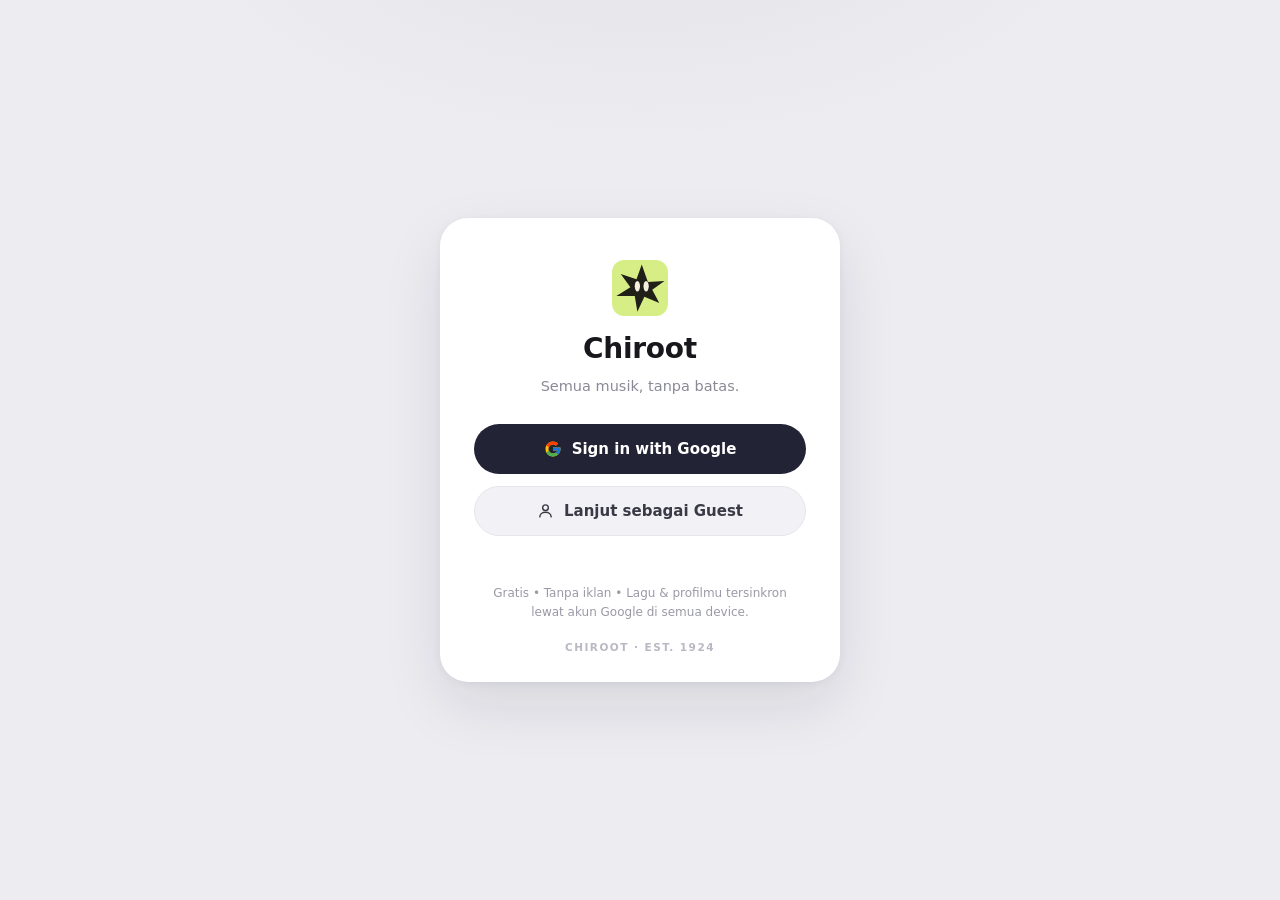
<file: welcome.html>
<!DOCTYPE html>
<html lang="id" data-theme="light">
<head>
  <meta charset="UTF-8">
  <meta name="viewport" content="width=device-width, initial-scale=1.0">
  <title>Sign in — Chiroot</title>
  <meta name="robots" content="noindex">
  <meta name="description" content="Masuk ke Chiroot dengan akun Google untuk menyimpan dan membagikan lagu.">
  <meta http-equiv="Content-Security-Policy" content="default-src 'self'; script-src 'self'; style-src 'self' 'unsafe-inline' https://fonts.googleapis.com; font-src 'self' https://fonts.gstatic.com; img-src 'self' data:; connect-src 'self' https://astuagdezahmuuwjoghf.supabase.co; object-src 'none'; base-uri 'self'; form-action 'self'; frame-src 'none'; upgrade-insecure-requests">
  <meta name="theme-color" content="#ececf1">
  <link rel="preconnect" href="https://fonts.googleapis.com">
  <link rel="preconnect" href="https://fonts.gstatic.com" crossorigin>
  <link rel="icon" type="image/svg+xml" href="favicon.svg">
  <link rel="icon" type="image/png" href="favicon.png">
  <link href="https://fonts.googleapis.com/css2?family=Plus+Jakarta+Sans:wght@500;600;700;800&display=swap" rel="stylesheet">
  <link rel="stylesheet" href="css/app.css">
</head>
<body class="wl-body">
  <main class="wl-card" role="main">
    <img class="wl-logo" src="favicon.svg" alt="Logo Chiroot" width="56" height="56">
    <h1 class="wl-title">Chiroot</h1>
    <p class="wl-tagline">Semua musik, tanpa batas.</p>

    <div class="wl-fields">
      <button type="button" class="wl-btn" id="wl-login">
        <svg width="18" height="18" viewBox="0 0 48 48" aria-hidden="true">
          <path fill="#FFC107" d="M43.611 20.083H42V20H24v8h11.303C33.902 32.659 29.406 36 24 36c-6.627 0-12-5.373-12-12s5.373-12 12-12c3.059 0 5.842 1.154 7.961 3.039l5.657-5.657C34.046 6.053 29.268 4 24 4 12.955 4 4 12.955 4 24s8.955 20 20 20 20-8.955 20-20c0-1.341-.138-2.65-.389-3.917z"/>
          <path fill="#FF3D00" d="M6.306 14.691l6.571 4.819C14.655 15.108 18.961 12 24 12c3.059 0 5.842 1.154 7.961 3.039l5.657-5.657C34.046 6.053 29.268 4 24 4 16.318 4 9.656 8.337 6.306 14.691z"/>
          <path fill="#4CAF50" d="M24 44c5.164 0 9.92-1.977 13.409-5.192l-6.19-5.238C29.211 35.091 26.715 36 24 36c-5.202 0-9.619-3.317-11.283-7.946l-6.522 5.025C9.505 39.556 16.227 44 24 44z"/>
          <path fill="#1976D2" d="M43.611 20.083H42V20H24v8h11.303c-.792 2.237-2.231 4.166-4.087 5.571.001-.001.002-.001.003-.002l6.19 5.238C36.971 39.205 44 34 44 24c0-1.341-.138-2.65-.389-3.917z"/>
        </svg>
        <span>Sign in with Google</span>
      </button>

      <button type="button" class="wl-btn wl-btn-ghost" id="wl-guest">
        <svg width="17" height="17" viewBox="0 0 24 24" fill="none" stroke="currentColor" stroke-width="2" stroke-linecap="round" stroke-linejoin="round" aria-hidden="true">
          <circle cx="12" cy="8" r="4"/><path d="M4 21c0-4 3.6-6.5 8-6.5s8 2.5 8 6.5"/>
        </svg>
        <span>Lanjut sebagai Guest</span>
      </button>
    </div>

    <p class="wl-status" id="wl-status" role="status" aria-live="polite"></p>

    <p class="wl-note">Gratis • Tanpa iklan • Lagu &amp; profilmu tersinkron<br>lewat akun Google di semua device.</p>
    <p class="wl-fine">Chiroot · Est. 1924</p>
  </main>

  <script src="js/welcome.js" defer></script>
</body>
</html>
</file>
<file: css/style.css>
:root{
  --paper: #f7f3e9;
  --paper-2: #f1e9d6;
  --ink: #1a1a1a;
  --ink-soft: #33323a;
  --wood: #a66b3a;
  --wood-dark: #7a4b26;
  --wood-light: #d2a772;
  --gold: #c9a227;
  --gold-soft: #e2c86a;
  --vinyl: #1e1e24;
  --vinyl-edge: #2b2b33;
  --shadow: rgba(40,28,12,0.18);
  --card-shadow: rgba(48,34,16,0.16);
  --muted: #7b6f5f;
  --red-label: #d84a3a;
  --teal: #3a8a6a;
  --blue: #5b6ee1;
  --plum: #b65a9a;
  --amber: #d28a3a;
  --radius-sketch: 255px 15px 225px 15px / 15px 225px 15px 255px;
  --radius-sketch-soft: 22px 26px 20px 24px / 24px 20px 26px 22px;
  --radius-tiny: 13px 16px 14px 15px / 15px 14px 16px 13px;
}
*{box-sizing:border-box}
html,body{height:100%}
body{
  margin:0;
  background: var(--paper);
  color: var(--ink);
  font-family: 'Patrick Hand', 'Kalam', system-ui, sans-serif;
  -webkit-font-smoothing: antialiased;
  overflow-x: hidden;
  position: relative;
}
.paper-texture{
  position:fixed; inset:0;
  pointer-events:none;
  z-index:0;
  opacity:.95;
  background:
    radial-gradient(circle at 20% 18%, rgba(200,170,120,0.07) 0 120px, transparent 121px),
    radial-gradient(circle at 80% 70%, rgba(190,150,100,0.05) 0 180px, transparent 181px),
    repeating-linear-gradient(0deg, rgba(64,42,18,0.012) 0 2px, transparent 2px 5px),
    repeating-linear-gradient(90deg, rgba(64,42,18,0.008) 0 1px, transparent 1px 4px);
}
.paper-texture::after{
  content:"";
  position:absolute; inset:0;
  background-image: url("data:image/svg+xml,%3Csvg xmlns='http://www.w3.org/2000/svg' width='220' height='220'%3E%3Cfilter id='n'%3E%3CfeTurbulence type='fractalNoise' baseFrequency='0.9' numOctaves='4'/%3E%3C/filter%3E%3Crect width='100%25' height='100%25' filter='url(%23n)' opacity='0.035'/%3E%3C/svg%3E");
  mix-blend-mode: multiply;
}
.doodle-notes{
  position:fixed; inset:0; pointer-events:none; z-index:1;
  font-family: 'Gloria Hallelujah', cursive;
  color: rgba(26,26,26,0.24);
  font-size: 28px;
}
.doodle-notes .note{
  position:absolute;
  animation: floatNote 7s ease-in-out infinite;
}
.n1{ left:9%; top:13%; animation-delay:.1s; transform:rotate(-12deg);}
.n2{ right:11%; top:19%; font-size:34px; animation-delay:1.2s;}
.n3{ left:6%; top:52%; font-size:30px; animation-delay:2.6s;}
.n4{ right:8%; top:58%; animation-delay:.8s;}
.n5{ left:14%; bottom:14%; animation-delay:1.8s;}
.n6{ right:15%; bottom:18%; font-size:32px; animation-delay:3s;}
@keyframes floatNote{
  0%,100%{ transform: translateY(0) rotate(var(--r, -6deg)); opacity:.78;}
  50%{ transform: translateY(-14px) rotate(calc(var(--r, -6deg) + 8deg)); opacity:1;}
}
.player-shell{
  position:relative;
  z-index:5;
  min-height:100dvh;
  display:flex;
  align-items:center;
  justify-content:center;
  padding:34px 18px 44px;
}
.paper-card{
  width:100%;
  max-width:820px;
  background: linear-gradient(180deg, #fdf9f0 0%, #f7f0df 100%);
  padding:30px 28px 26px;
  position:relative;
  box-shadow:
    0 1px 0 #d7c9aa,
    0 8px 24px var(--card-shadow),
    0 24px 60px rgba(86,58,22,0.10);
}
.sketch-border{
  border:3px solid var(--ink);
  border-radius: var(--radius-sketch);
}
.sketch-border-soft{
  border:2.4px solid var(--ink);
  border-radius: var(--radius-sketch-soft);
}
.sketch-border-tiny{
  border:2px solid var(--ink);
  border-radius: var(--radius-tiny);
}
.corner-doodle{
  position:absolute;
  font-family:'Gloria Hallelujah', cursive;
  font-size:15px;
  color: var(--gold);
}
.corner-doodle.tl{ left:14px; top:9px;}
.corner-doodle.tr{ right:14px; top:9px;}
.corner-doodle.bl{ left:14px; bottom:9px;}
.corner-doodle.br{ right:14px; bottom:9px;}
.track-header{
  text-align:center;
  position:relative;
  padding-top:6px;
  margin-bottom:8px;
}
.vinyl-stamp{
  display:inline-block;
  font-family:'Kalam', cursive;
  font-size:12px;
  letter-spacing:.12em;
  text-transform:uppercase;
  color: var(--muted);
  border:1.8px dashed #bba87f;
  padding:3px 10px;
  border-radius: 50px;
  margin-bottom:10px;
  transform:rotate(-1.5deg);
}
.song-title{
  font-family:'Caveat', 'Gloria Hallelujah', cursive;
  font-size: clamp(34px, 5vw, 52px);
  margin:4px 0 2px;
  line-height:1.05;
  letter-spacing:.01em;
  color: var(--ink);
  font-weight:700;
  transform: rotate(-0.6deg);
}
.sketch-underline{
  text-shadow: 0 1.5px 0 #f1e1b8;
}
.artist-name{
  margin:0;
  font-family:'Kalam', sans-serif;
  font-size:18px;
  color: var(--muted);
  letter-spacing:.02em;
}
.title-scribble{ margin-top:4px; opacity:.95;}
.title-scribble svg{ overflow: visible;}
.gramophone-stage{
  position:relative;
  display:flex;
  justify-content:center;
  padding:16px 6px 28px;
}
.stage-shadow{
  position:absolute;
  bottom:18px;
  width:62%;
  height:36px;
  background: radial-gradient(ellipse at center, rgba(70,44,18,0.18) 0%, rgba(70,44,18,0.07) 55%, transparent 72%);
  filter: blur(2px);
  z-index:0;
}
.gramophone-wrap{
  position:relative;
  width:100%;
  max-width:710px;
}
.gramophone-horn{
  width:100%;
  height:auto;
  display:block;
  filter: drop-shadow(0 6px 0 rgba(90,60,20,0.08));
  transform: rotate(-0.7deg);
}
.turntable-base{
  position:relative;
  width:min(520px, 92%);
  margin:14px auto 0;
  background:
    linear-gradient(180deg, #c78853 0%, #a96a3a 50%, #8d5228 100%);
  padding:30px 24px 26px;
  box-shadow:
    inset 0 2px 0 #e1b98a,
    inset 0 -4px 0 #6d3e1e,
    0 10px 24px rgba(76,38,12,0.22);
  overflow:visible;
}
.wood-grain{
  position:absolute;
  left:12px; right:12px;
  height:2px;
  background: rgba(97,47,19,0.26);
  border-radius:2px;
}
.wood-grain.g1{ top:18px; transform:rotate(-0.4deg);}
.wood-grain.g2{ top:50%; opacity:.55}
.wood-grain.g3{ bottom:20px; transform:rotate(.5deg); opacity:.72}
.platter-ring{
  position:absolute;
  left:50%; top:50%;
  width:318px; height:318px;
  transform:translate(-50%,-50%);
  border-radius:50%;
  background: radial-gradient(circle, #d9b887 0 48%, #b68250 49% 100%);
  box-shadow: inset 0 0 0 3px #7a4624, 0 3px 10px rgba(40,20,8,0.2);
  opacity:.88;
}
.vinyl-stage{
  position:relative;
  width:300px; height:300px;
  margin:0 auto;
  display:flex; align-items:center; justify-content:center;
  z-index:4;
}
.record-shadow{
  position:absolute;
  width:282px; height:38px;
  bottom:-6px;
  background: radial-gradient(ellipse, rgba(30,18,8,0.26) 0%, rgba(30,18,8,0) 72%);
  border-radius:50%;
  filter: blur(2px);
}
.record{
  width:286px; height:286px;
  border-radius:50%;
  background:
    radial-gradient(circle at 50% 50%, #23232b 0 34%, #17171d 35% 100%);
  position:relative;
  box-shadow:
    0 0 0 5px #1a1a20,
    0 0 0 9px #101014,
    0 10px 26px rgba(0,0,0,0.34),
    inset 0 0 26px rgba(255,255,255,0.045);
  transition: transform .45s cubic-bezier(.22,1,.36,1), opacity .35s ease;
  overflow:hidden;
  will-change: transform;
}
.record.playing{
  animation: spin 3.8s linear infinite;
}
@keyframes spin{
  to { transform: rotate(360deg); }
}
.record{ animation: spin 3.8s linear infinite; animation-play-state: paused; }
.record.playing{ animation-play-state: running; }
.record.swap-out, .record.swap-in{ animation: none; }
.record-grooves{
  position:absolute; inset:18px;
  border-radius:50%;
  background: repeating-radial-gradient(circle at center,
    rgba(255,255,255,0.035) 0 2px,
    transparent 2px 5px);
  opacity:.95;
}
.record-grooves.g2{ inset:54px; opacity:.65;}
.record-grooves.g3{ inset:92px; opacity:.5;}
.record-sheen{
  position:absolute; inset:0; border-radius:50%;
  background: conic-gradient(from 210deg, rgba(255,255,255,0.08), transparent 30%, transparent 70%, rgba(255,255,255,0.05));
  pointer-events:none;
  mix-blend-mode: screen;
}
.record-label{
  position:absolute;
  left:50%; top:50%;
  width:108px; height:108px;
  transform:translate(-50%,-50%);
  border-radius:50%;
  background: var(--red-label);
  box-shadow: inset 0 0 0 2px rgba(0,0,0,0.18), 0 2px 6px rgba(0,0,0,0.22);
  display:flex; align-items:center; justify-content:center;
  overflow:hidden;
  border:2.2px solid #141418;
}
.label-inner{
  width:100%; height:100%;
  display:flex; flex-direction:column;
  align-items:center; justify-content:center;
  text-align:center;
  padding:8px;
  color:#fff8e8;
  font-family:'Kalam', sans-serif;
  position:relative;
}
.label-inner .label-brand{
  font-size:9.5px;
  letter-spacing:.18em;
  text-transform:uppercase;
  opacity:.95;
}
.label-inner .label-title{
  font-family:'Caveat', cursive;
  font-size:18px;
  font-weight:700;
  line-height:1.08;
  margin-top:2px;
  text-wrap:balance;
}
.label-inner .label-art{
  font-size:11px;
  opacity:.92;
  margin-top:1px;
}
.label-inner img.label-cover{
  position:absolute; inset:0;
  width:100%; height:100%;
  object-fit:cover;
  opacity:.94;
}
.label-inner.has-cover .label-text-wrap{
  position:relative; z-index:2;
  background: rgba(20,10,5,0.42);
  border-radius:8px;
  padding:4px 6px;
  backdrop-filter: blur(.5px);
}
.spindle-hole{
  position:absolute;
  left:50%; top:50%;
  width:16px; height:16px;
  transform:translate(-50%,-50%);
  background:#ece5d6;
  border-radius:50%;
  box-shadow: inset 0 0 0 2px #1a1a1a, 0 0 0 2px rgba(0,0,0,0.15);
  z-index:5;
}
.record.swap-out{
  transform: translateX(-130%) rotate(-28deg) scale(.92);
  opacity:0;
}
.record.swap-in{
  transform: translateX(130%) rotate(28deg) scale(.92);
  opacity:0;
}
.tonearm-pivot{
  position:absolute;
  right:36px; top:28px;
  width:80px; height:80px;
  z-index:6;
}
.pivot-screw{
  position:absolute;
  left:50%; top:50%;
  width:34px; height:34px;
  transform:translate(-50%,-50%);
  background: radial-gradient(circle, #e7c77a 0%, #b98a34 70%);
  border:2.5px solid #1a1a1a;
  border-radius:50%;
  box-shadow: 0 2px 5px rgba(0,0,0,0.25), inset 0 1px 0 rgba(255,240,190,0.7);
}
.tonearm{
  position:absolute;
  left:36px; top:36px;
  width:150px;
  height:26px;
  transform-origin: -16px 10px;
  transform: rotate(-42deg);
  transition: transform .75s cubic-bezier(.34,1.26,.64,1);
  z-index:5;
}
.tonearm.on-record{
  transform: rotate(158deg);
}
.tonearm-bar{
  position:absolute;
  left:0; top:7px;
  width:112px; height:8px;
  background: linear-gradient(180deg, #e9d39a, #c9a760);
  border:2px solid #1a1a1a;
  border-radius:8px;
  box-shadow: inset 0 1px 0 rgba(255,245,210,.6);
}
.tonearm-head{
  position:absolute;
  left:108px; top:0;
  width:40px; height:22px;
  background:#2b2b34;
  border:2px solid #111;
  border-radius: 4px 12px 12px 4px;
  box-shadow: inset 0 1px 0 rgba(255,255,255,.08);
}
.needle-tip{
  position:absolute;
  right:-5px; top:8px;
  width:9px; height:4px;
  background:#d9dde4;
  border:1.5px solid #111;
  border-radius:2px;
}
.counterweight{
  position:absolute;
  left:-22px; top:2px;
  width:22px; height:18px;
  background:#55586a;
  border:2px solid #141414;
  border-radius:5px;
}
.crank-handle{
  position:absolute;
  left:-6px; bottom:20px;
  width:34px; height:60px;
}
.crank-arm{
  position:absolute;
  left:10px; top:8px;
  width:5px; height:34px;
  background:#2b2216;
  border:2px solid #1a1a1a;
  border-radius:3px;
  transform: rotate(8deg);
}
.crank-knob{
  position:absolute;
  bottom:2px; left:3px;
  width:22px; height:22px;
  background:#d9b77a;
  border:2.2px solid #1a1a1a;
  border-radius:50%;
  box-shadow: inset 0 2px 0 rgba(255,240,200,.6);
}
.brand-plate{
  position:absolute;
  left:50%;
  bottom:-16px;
  transform: translateX(-50%) rotate(-1deg);
  background:#f6eacb;
  padding:4px 14px;
  font-family:'Kalam', sans-serif;
  font-size:11.5px;
  letter-spacing:.14em;
  color:#63411f;
  box-shadow: 0 2px 6px rgba(60,36,12,0.16);
}
.control-panel{
  margin:22px auto 18px;
  padding:18px 18px 16px;
  background: linear-gradient(180deg, #fdf8ee, #f5ead2);
  max-width: 700px;
  box-shadow: 0 5px 14px rgba(118,86,36,0.1);
}
.transport{
  display:flex;
  align-items:center;
  justify-content:center;
  gap:14px;
  flex-wrap:wrap;
  margin-bottom:14px;
}
.ctrl-btn{
  background:#fbf6e8;
  border:2.4px solid var(--ink);
  color:var(--ink);
  border-radius: 18px 16px 19px 17px / 16px 19px 16px 18px;
  cursor:pointer;
  display:inline-flex;
  align-items:center;
  justify-content:center;
  padding:10px 14px;
  min-width:52px;
  min-height:48px;
  transition: transform .12s ease, background .15s ease, box-shadow .15s ease;
  box-shadow: 0 3px 0 #c8b78a, 0 4px 8px rgba(80,54,20,0.09);
  font-family: inherit;
  user-select:none;
}
.ctrl-btn.big{ padding:12px 16px; }
.ctrl-btn.play-main{
  min-width:74px; min-height:68px;
  background: #f9edd0;
  border-width:2.6px;
  box-shadow: 0 4px 0 #c8b078, 0 6px 16px rgba(96,64,18,0.12);
}
.ctrl-btn:hover{ transform: translateY(-2px); background:#fff9ef;}
.ctrl-btn:active{ transform: translateY(2px); box-shadow: 0 1px 0 #c8b78a;}
.ctrl-btn.active{
  background:#f2e0a8;
  box-shadow: inset 0 2px 6px rgba(120,80,14,0.18), 0 2px 0 #c7a860;
  color:#6b4a12;
}
.play-icon svg{ display:block; }
.progress-wrap{
  display:grid;
  grid-template-columns:auto 1fr auto;
  gap:12px;
  align-items:center;
  margin: 6px 2px 12px;
}
.time-pill{
  font-family:'Kalam', sans-serif;
  font-size:14px;
  background:#fdf6e6;
  border:2px solid var(--ink);
  border-radius: 999px;
  padding:4px 10px;
  min-width:56px;
  text-align:center;
  color:#4a3b23;
}
.progress-track-wrap{
  background:#fffaf0;
  padding:8px 10px;
  position:relative;
}
.progress-track{
  position:relative;
  height:10px;
  background:#e6d6b6;
  border-radius:20px;
  border:1.7px solid #3b2a14;
  overflow:visible;
}
.progress-fill{
  position:absolute;
  left:0; top:0; bottom:0;
  width:0%;
  background: linear-gradient(90deg, #c9a227, #e7c86a);
  border-radius:20px;
  transition: width .08s linear;
}
#progress{
  position:absolute;
  inset:-6px;
  width:100%;
  appearance:none;
  background:transparent;
  margin:0;
  cursor:pointer;
  z-index:3;
}
#progress::-webkit-slider-thumb{
  appearance:none;
  width:18px; height:18px;
  border-radius:50%;
  background:#fbf5e5;
  border:2.2px solid #1a1a1a;
  box-shadow:0 2px 4px rgba(0,0,0,.18);
}
#progress::-moz-range-thumb{
  width:18px; height:18px;
  border-radius:50%;
  background:#fbf5e5;
  border:2.2px solid #1a1a1a;
}
.progress-thumb{
  position:absolute;
  top:50%;
  left:0%;
  width:14px; height:14px;
  transform:translate(-50%,-50%);
  background:#fff7e6;
  border:2px solid #1a1a1a;
  border-radius:50%;
  pointer-events:none;
  z-index:2;
  box-shadow:0 2px 4px rgba(0,0,0,.14);
}
.volume-row{
  display:flex;
  align-items:center;
  gap:10px;
  justify-content:center;
  flex-wrap:wrap;
}
.mini-btn{
  background:#fdf6e6;
  border:2px solid var(--ink);
  border-radius: 12px;
  width:40px; height:38px;
  display:flex; align-items:center; justify-content:center;
  cursor:pointer;
  transition: transform .12s ease, background .15s;
}
.mini-btn:hover{ transform: translateY(-1px); background:#fff9ef;}
.volume-track{
  flex:1;
  min-width:160px;
  max-width:340px;
  background:#fffaf0;
  padding:7px 10px;
}
#volume{
  width:100%;
  appearance:none;
  background:transparent;
  margin:0;
  cursor:pointer;
}
#volume::-webkit-slider-runnable-track{
  height:8px; background:#e2cfab; border-radius:8px; border:1.6px solid #3b2a14;
}
#volume::-webkit-slider-thumb{
  appearance:none; margin-top:-6px;
  width:16px; height:18px;
  border-radius: 7px;
  background:#fff7e2;
  border:2px solid #1a1a1a;
}
#volume::-moz-range-track{ height:8px; background:#e2cfab; border-radius:8px; }
#volume::-moz-range-thumb{
  width:16px; height:18px; border-radius:7px; background:#fff7e2; border:2px solid #1a1a1a;
}
.volume-label{
  font-family:'Kalam', sans-serif;
  font-size:13px;
  color:#5a4630;
  min-width:38px;
  text-align:right;
}
.playlist-section{
  margin-top:16px;
}
.playlist-header{
  display:flex;
  align-items:center;
  justify-content:space-between;
  gap:12px;
  flex-wrap:wrap;
  margin-bottom:10px;
}
.playlist-title{
  margin:0;
  font-family:'Caveat', cursive;
  font-size:28px;
  transform: rotate(-0.7deg);
}
.crate-count{
  font-family:'Kalam', sans-serif;
  font-size:14px;
  color:var(--muted);
  font-weight:400;
}
.add-btn{
  background:#fff6df;
  border:2.3px solid var(--ink);
  padding:10px 16px;
  font-family:'Patrick Hand', sans-serif;
  font-size:17px;
  cursor:pointer;
  transition: transform .13s ease, background .15s;
  box-shadow: 0 3px 0 #d7c18a;
}
.add-btn:hover{ transform: translateY(-2px); background:#fffbf0;}
.add-btn:active{ transform: translateY(1px); box-shadow: 0 1px 0 #d7c18a;}
.add-btn .plus{ font-weight:700; margin-right:3px; font-size:18px;}
.playlist-wrap{
  background:#fffcf5;
  padding:10px;
  max-height:320px;
  overflow:auto;
}
.playlist{
  list-style:none;
  margin:0; padding:0;
  display:flex;
  flex-direction:column;
  gap:8px;
}
.playlist-item{
  display:grid;
  grid-template-columns:54px 1fr auto;
  gap:12px;
  align-items:center;
  padding:10px 12px;
  background:#fff9ee;
  border:2px solid #2c261c;
  border-radius: 16px 14px 17px 15px / 14px 16px 14px 17px;
  cursor:pointer;
  transition: transform .12s ease, background .15s, box-shadow .15s;
  position:relative;
}
.playlist-item:hover{
  background:#fff3d6;
  transform: translateY(-1px) rotate(-0.35deg);
  box-shadow: 0 4px 10px rgba(90,60,20,.08);
}
.playlist-item.active{
  background:#f7e6b6;
  border-color:#b1882b;
  box-shadow: inset 0 0 0 1px #e6c86a;
}
.playlist-thumb{
  width:54px; height:54px;
  border-radius:50%;
  border:2px solid #1a1a1a;
  background:#1f1f26;
  position:relative;
  overflow:hidden;
  flex-shrink:0;
}
.playlist-thumb .pt-label{
  position:absolute; inset:17px;
  border-radius:50%;
  display:flex; align-items:center; justify-content:center;
  font-size:9px; font-family:'Kalam',sans-serif;
  color:#fff6e2;
  text-align:center;
  line-height:1.1;
}
.playlist-thumb img{
  width:100%; height:100%; object-fit:cover; display:block;
}
.playlist-meta .p-title{
  font-family:'Caveat', cursive;
  font-size:22px;
  line-height:1.15;
  margin:0;
}
.playlist-meta .p-artist{
  font-family:'Kalam', sans-serif;
  font-size:13.5px;
  color:#6b5a40;
  margin-top:1px;
}
.playlist-right{
  text-align:right;
  font-family:'Kalam', sans-serif;
  font-size:12px;
  color:#7a6548;
  min-width:56px;
}
.p-duration{ display:block; }
.remove-track{
  background:none; border:none;
  color:#a2644a;
  font-size:12px;
  cursor:pointer;
  padding:2px 0;
  font-family:'Kalam', sans-serif;
}
.remove-track:hover{ text-decoration:underline; color:#8b3a2a;}
.hint-text{
  text-align:center;
  font-family:'Kalam', sans-serif;
  font-size:13px;
  color:#8a7560;
  margin:14px 4px 4px;
}
.hint-text b{ color:#5a3f1f; font-weight:700; }
.player-footer{
  margin-top:18px;
  text-align:center;
  font-family:'Kalam', sans-serif;
  font-size:12.5px;
  color:#9b8264;
  letter-spacing:.04em;
  display:flex; justify-content:center; gap:14px; flex-wrap:wrap;
}
.footer-dot{ color:var(--gold); }
.modal-overlay{
  position:fixed; inset:0;
  background: rgba(30,20,8,0.38);
  display:none;
  align-items:center;
  justify-content:center;
  z-index:50;
  padding:18px;
  backdrop-filter: blur(2px);
}
.modal-overlay.open{ display:flex; }
.modal-card{
  width:100%;
  max-width:480px;
  background: linear-gradient(180deg, #fffdf7, #f8f0dc);
  padding:16px 14px 14px;
  position:relative;
  box-shadow: 0 18px 50px rgba(40,24,8,.28);
  animation: paperPop .34s cubic-bezier(.22,1.2,.36,1);
  border-radius:6px;
}
@keyframes paperPop{
  from{ transform: translateY(16px) scale(.97) rotate(-1deg); opacity:0;}
  to{ transform: translateY(0) scale(1) rotate(-0.5deg); opacity:1;}
}
.modal-close{
  position:absolute;
  right:12px; top:10px;
  background:#fff8e7;
  border:2px solid #1a1a1a;
  width:36px; height:34px;
  border-radius:12px;
  cursor:pointer;
  font-size:16px;
}
.modal-title{
  margin:0 28px 2px 0;
  font-family:'Caveat', cursive;
  font-size:32px;
}
.modal-sub{
  margin:0 0 16px;
  font-family:'Kalam',sans-serif;
  color:#7a6548;
}
  .add-form .form-grid{
    display:grid;
    grid-template-columns:1fr 1fr;
    gap:12px;
  }
.field{ display:flex; flex-direction:column; gap:5px; font-family:'Kalam',sans-serif; font-size:14px; color:#5b4630;}
.field span{ font-size:14px;}
.sketch-input{
  font-family:'Patrick Hand', sans-serif;
  font-size:17px;
  padding:10px 12px;
  background:#fffdf7;
  border:2.2px solid #1a1a1a;
  border-radius: var(--radius-tiny);
  outline:none;
}
.sketch-input:focus{ background:#fff9e6; box-shadow:0 0 0 3px rgba(201,162,39,.18);}
.file-field input[type=file]{
  font-family:'Kalam', sans-serif;
  font-size:13px;
}
.file-hint{ font-size:12px; color:#8b745b;}
.label-picker{
  margin-top:14px;
  display:flex; align-items:center; gap:12px; flex-wrap:wrap;
  font-family:'Kalam', sans-serif;
}
.swatches{ display:flex; gap:8px; flex-wrap:wrap;}
.swatch{
  width:30px; height:30px; border-radius:50%;
  border:2.4px solid #1a1a1a;
  cursor:pointer;
  box-shadow: inset 0 2px 0 rgba(255,255,255,.25);
}
.swatch.active{ outline:3px solid #f3d87a; outline-offset:2px;}
.modal-actions{
  display:flex; justify-content:flex-end; gap:10px; margin-top:18px; flex-wrap:wrap;
}
.btn-primary, .btn-secondary{
  font-family:'Patrick Hand', sans-serif;
  font-size:17px;
  padding:10px 16px;
  cursor:pointer;
  transition: transform .12s ease;
}
.btn-primary{
  background:#f3d986;
  border:2.3px solid #1a1a1a;
  position:relative;
  overflow:hidden;
}
.btn-primary.uploading{
  background-image:linear-gradient(90deg, #e2c86a var(--p,0%), #f3d986 var(--p,0%));
  transition: background-image .4s ease;
}
.btn-secondary{
  background:#fff8ea;
}
.btn-primary:hover, .btn-secondary:hover{ transform:translateY(-1px);}
.form-note{
  font-family:'Kalam', sans-serif;
  font-size:12px;
  color:#8d765e;
  margin:12px 2px 0;
}
@media (max-width: 780px){
  .gramophone-stage{ padding:14px 4px 30px; }
  .turntable-base{ width:95%; margin-top:12px; }
  .platter-ring{ width: 270px; height:270px;}
  .vinyl-stage{ width:256px; height:256px;}
  .record{ width:246px; height:246px;}
  .record-label{ width:96px; height:96px;}
  .tonearm-pivot{ right:10px; top:10px; transform:scale(.9);}
  .gramophone-horn{ transform: scale(.98) rotate(-0.7deg);}
}
@media (max-width: 560px){
  .paper-card{ padding:22px 14px 18px;}
  .gramophone-stage{ padding:12px 2px 28px; }
  .turntable-base{ margin-top:10px; }
  .song-title{ font-size:32px;}
  .artist-name{ font-size:16px;}
  .turntable-base{ padding:22px 14px 20px;}
  .platter-ring{ width: 242px; height:242px;}
  .vinyl-stage{ width:228px; height:228px;}
  .record{ width:220px; height:220px;}
  .record-grooves{ inset:14px;}
  .record-grooves.g2{ inset:44px;}
  .record-grooves.g3{ inset:78px;}
  .record-label{ width:86px; height:86px;}
  .label-inner .label-title{ font-size:15px;}
  .transport{ gap:10px;}
  .ctrl-btn{ min-width:46px; min-height:44px; padding:8px 10px;}
  .ctrl-btn.play-main{ min-width:64px; min-height:60px;}
  .progress-wrap{ grid-template-columns:1fr; gap:8px;}
  .time-pill{ display:inline-block; }
  .progress-wrap .time-pill:first-child{ justify-self:start;}
  .progress-wrap .time-pill:last-child{ justify-self:end;}
  .progress-track-wrap{ grid-column:1 / -1; order:-1;}
  .add-form .form-grid{ grid-template-columns:1fr;}
  .playlist-item{ grid-template-columns:46px 1fr auto; gap:9px;}
  .playlist-thumb{ width:46px; height:46px;}
  .playlist-meta .p-title{ font-size:19px;}
}
@media (max-width: 560px){
  #add-modal .modal-card{
    max-width: 92%;
    padding: 14px 12px 12px;
    margin: 6px;
  }
  #add-modal .modal-title{ font-size:20px; }
  #add-modal .modal-sub{ font-size:12px; }
  #add-modal .sketch-input{ font-size:15px; padding:8px 10px; }
  #add-modal .form-grid{ gap:10px; }
  #add-modal .swatches .swatch,
  #add-modal .vswatch{ width:26px; height:26px; }
  #add-modal .modal-actions button{ font-size:15px; padding:9px 14px; }
  #add-modal .label-picker{ margin-top:12px; gap:9px; }
  #add-modal .file-hint{ font-size:12px; }
}
@media (max-width: 420px){
  .tonearm-pivot{ transform: scale(.78); right:2px; top:0;}
}
.top10-section{margin-top:22px;}
.top10-header{display:flex;align-items:center;justify-content:space-between;gap:12px;flex-wrap:wrap;margin-bottom:10px;}
.top10-title{margin:0;font-family:'Caveat', cursive;font-size:clamp(24px,4.5vw,32px);transform: rotate(-0.7deg);}
.top10-wrap{background:#fffcf5;padding:10px;max-height:460px;overflow:auto;}
.top10-list{list-style:none;margin:0;padding:0;display:flex;flex-direction:column;gap:8px;}
.top10-item{display:grid;grid-template-columns:40px 54px 1fr auto;gap:12px;align-items:center;padding:10px 12px;background:#fff9ee;border:2px solid #2c261c;border-radius: 16px 14px 17px 15px / 14px 16px 14px 17px;cursor:pointer;transition: transform .12s ease, background .15s, box-shadow .15s;position:relative;}
.top10-item:hover{background:#fff3d6;transform: translateY(-1px) rotate(-0.35deg);box-shadow: 0 4px 10px rgba(90,60,20,.08);}
.top10-item.in-crate{background:#eef7eb;border-color:#5a9a5a;}
.top10-rank{font-family:'Caveat', cursive;font-size:28px;font-weight:700;color:#1a1a1a;text-align:center;line-height:1;}
.top10-rank.rank-1{color:#c9a227;text-shadow:0 1px 0 #e2c86a;}
.top10-rank.rank-2{color:#8a8a8a;}
.top10-rank.rank-3{color:#b87333;}
.top10-thumb{width:54px;height:54px;border-radius:50%;border:2px solid #1a1a1a;background:#1f1f26;position:relative;overflow:hidden;flex-shrink:0;box-shadow: inset 0 0 0 3px #111, 0 0 0 2px #1a1a1a, 0 2px 6px rgba(0,0,0,.18);}
.top10-thumb img{width:100%;height:100%;object-fit:cover;display:block;border-radius:50%;transform: scale(1.04);transition: transform .25s ease;}
.top10-item:hover .top10-thumb img{transform: scale(1.09) rotate(8deg);}
.top10-thumb::after{content:'';position:absolute;inset:10px;border-radius:50%;border:1.5px solid rgba(255,255,255,0.22);pointer-events:none;}
.top10-thumb::before{content:'';position:absolute;left:50%;top:50%;width:12px;height:12px;transform:translate(-50%,-50%);background:#f5e8d0;border:1.8px solid #1a1a1a;border-radius:50%;z-index:2;box-shadow: 0 0 0 2px rgba(0,0,0,.25);opacity:.95;}
.top10-thumb:not(:has(img))::before,.top10-thumb:not(:has(img))::after{display:none;}
.top10-meta .top10-song-title{font-family:'Caveat', cursive;font-size:22px;line-height:1.15;margin:0;}
.top10-meta .top10-artist{font-family:'Kalam', sans-serif;font-size:13.5px;color:#6b5a40;margin-top:1px;}
.top10-add-btn{background:#fff6df;border:2.3px solid var(--ink);padding:8px 14px;font-family:'Patrick Hand', sans-serif;font-size:15px;cursor:pointer;transition: transform .13s ease, background .15s;box-shadow: 0 3px 0 #d7c18a;border-radius: 14px 12px 15px 13px / 12px 14px 12px 15px;color:#5a4020;white-space:nowrap;display:inline-flex;align-items:center;gap:4px;}
.top10-add-btn:hover{transform: translateY(-2px);background:#fffbf0;}
.top10-add-btn:active{transform: translateY(1px);box-shadow: 0 1px 0 #d7c18a;}
.top10-add-btn.added{background:#e8f5e9;border-color:#4a8a4a;color:#2a6a2a;box-shadow:0 3px 0 #a8d5ae;cursor:default;pointer-events:none;}
.top10-hint{text-align:center;font-family:'Kalam', sans-serif;font-size:13px;color:#8a7560;margin:14px 4px 4px;}
.top10-hint b{color:#5a3f1f;font-weight:700;}
.top10-empty{text-align:center;padding:28px 12px;color:#7a6548;font-family:Kalam,sans-serif;border:2px dashed #c9b88a;border-radius:16px;background:#fffcf5;}
.top10-empty-icon{font-size:34px;margin-bottom:6px;}
.top10-empty-title{font-family:Caveat,cursive;font-size:26px;color:#4a3b23;}
.top10-wrap::-webkit-scrollbar{width:8px;}
.top10-wrap::-webkit-scrollbar-thumb{background:#dcc29a;border-radius:6px;border:2px solid #fffcf5;}
.quick-links{display:flex;justify-content:center;gap:10px;flex-wrap:wrap;margin:6px 0 10px;padding:0 4px;}
.quick-link{font-family:'Kalam', sans-serif;font-size:13px;color:#5a4630;text-decoration:none;padding:6px 14px;border:2px solid var(--ink);border-radius: 14px 12px 15px 13px / 12px 14px 12px 15px;background:#fff6df;transition: transform .12s ease, background .15s, box-shadow .15s;display:inline-flex;align-items:center;gap:5px;box-shadow:0 3px 0 #d7c18a;cursor:pointer;}
.quick-link:hover{transform: translateY(-2px);background:#fffbf0;}
.quick-link:active{transform: translateY(1px);box-shadow:0 1px 0 #d7c18a;}
.quick-link.download{background:#eef7eb;border-color:#4a8a4a;color:#2a5a2a;box-shadow:0 3px 0 #9fbe97;}
.quick-link.download:hover{background:#f4fbf2;}
.quick-link svg{flex-shrink:0;}
@media (max-width:560px){
  .quick-links{gap:6px;}
  .quick-link{font-size:12px;padding:5px 10px;}
}
@media (max-width:560px){
  .top10-item{grid-template-columns:32px 46px 1fr auto;gap:9px;padding:8px 10px;}
  .top10-thumb{width:46px;height:46px;}
  .top10-meta .top10-song-title{font-size:19px;}
  .top10-rank{font-size:22px;}
  .top10-add-btn{font-size:13px;padding:6px 10px;}
}
@media (min-width: 720px){
  .top10-thumb{width:60px;height:60px;}
  .top10-item{grid-template-columns:44px 60px 1fr auto;}
}
button:focus-visible, input:focus-visible{
  outline: 3px solid #e2b84a;
  outline-offset:2px;
}
@keyframes paperBounce {
  0% { transform: translateY(8px) rotate(-0.8deg); opacity:0;}
  60% { transform: translateY(-3px) rotate(0.4deg); opacity:1;}
  100% { transform: translateY(0) rotate(-0.5deg);}
}
.paper-card{ animation: paperBounce .6s cubic-bezier(.2,1.2,.35,1) both; }
.playlist-wrap::-webkit-scrollbar{ width:8px;}
.playlist-wrap::-webkit-scrollbar-thumb{ background:#dcc29a; border-radius:6px; border:2px solid #fffcf5;}
.sr-only{ position:absolute; width:1px; height:1px; overflow:hidden; clip:rect(0,0,0,0); }
.playlist-actions{
  display:flex;
  gap:10px;
  align-items:center;
  flex-wrap:wrap;
}
.reset-btn{
  background:#fff4f0;
  border:2.3px solid var(--ink);
  padding:10px 14px;
  font-family:'Patrick Hand', sans-serif;
  font-size:16px;
  cursor:pointer;
  transition: transform .13s ease, background .15s;
  box-shadow: 0 3px 0 #d9b8a8;
  border-radius: 16px 14px 17px 15px / 14px 16px 14px 17px;
  color:#7a3a2a;
}
.reset-btn:hover{ transform: translateY(-2px); background:#fff7f3;}
.reset-btn:active{ transform: translateY(1px); box-shadow: 0 1px 0 #d9b8a8;}
.delete-track{
  background:#fff2ee;
  border:1.8px solid #b46a5a;
  color:#9b3a2a;
  font-family:'Kalam', sans-serif;
  font-size:11.5px;
  padding:3px 8px;
  border-radius: 10px;
  cursor:pointer;
  transition: background .15s, transform .1s;
  margin-top:3px;
}
.delete-track:hover{ background:#ffe3da; transform: translateY(-1px);}
.delete-track:active{ transform: translateY(0);}
.delete-confirm-overlay{
  position:fixed; inset:0;
  background: rgba(24,16,8,0.34);
  z-index:80;
  display:flex;
  align-items:center;
  justify-content:center;
  backdrop-filter: blur(2px);
}
.delete-confirm-box{
  background: linear-gradient(180deg,#fffdf7,#f8f0dc);
  border:3px solid #1a1a1a;
  border-radius: 26px 22px 24px 28px / 24px 28px 22px 26px;
  padding:22px 20px 18px;
  max-width:380px;
  width:92%;
  text-align:center;
  box-shadow: 0 16px 40px rgba(44,28,10,.28);
  font-family:'Kalam',sans-serif;
  animation: paperPop .28s cubic-bezier(.22,1.25,.36,1);
}
.delete-confirm-box h4{
  margin:0 0 6px;
  font-family:'Caveat',cursive;
  font-size:26px;
}
.delete-confirm-box p{
  margin:0 0 14px;
  color:#5a4630;
  font-size:15px;
}
.confirm-actions{
  display:flex;
  gap:10px;
  justify-content:center;
  flex-wrap:wrap;
}
.btn-danger{
  background:#f3c1b6;
  border:2.3px solid #1a1a1a;
  font-family:'Patrick Hand',sans-serif;
  font-size:16px;
  padding:8px 14px;
  cursor:pointer;
  border-radius: 14px;
}
.btn-cancel{
  background:#fff8ea;
  border:2.3px solid #1a1a1a;
  font-family:'Patrick Hand',sans-serif;
  font-size:16px;
  padding:8px 14px;
  cursor:pointer;
  border-radius: 14px;
}
.btn-danger:hover,.btn-cancel:hover{ transform: translateY(-1px);}
.playlist-item.dragging{ opacity:.5; }
.playlist-item.to-delete{ background:#ffe9e2 !important; border-color:#d86a5a !important; transform: rotate(-0.8deg) scale(.997);}
.trash-ico{ margin-right:3px; }
@media (max-width:560px){
  .playlist-actions{ width:100%; justify-content: flex-end; }
}
.share-btn{
  background:#f7ecd0;
  border:2.3px solid var(--ink);
  padding:10px 14px;
  font-family:'Patrick Hand', sans-serif;
  font-size:16px;
  cursor:pointer;
  transition: transform .13s ease, background .15s;
  box-shadow: 0 3px 0 #d2b97a;
  border-radius: 16px 14px 17px 15px / 14px 16px 14px 17px;
  color:#5a4020;
}
.share-btn:hover{ transform: translateY(-2px); background:#fff6e2;}
.share-btn:active{ transform: translateY(1px); box-shadow: 0 1px 0 #d2b97a;}
.report-btn{
  background:#eef7eb;
  border:2.3px solid var(--ink);
  padding:10px 14px;
  font-family:'Patrick Hand', sans-serif;
  font-size:16px;
  cursor:pointer;
  transition: transform .13s ease, background .15s;
  box-shadow: 0 3px 0 #9fbe97;
  border-radius: 16px 14px 17px 15px / 14px 16px 14px 17px;
  color:#2f5928;
}
.report-btn:hover{ transform: translateY(-2px); background:#f4fbf2;}
.report-btn:active{ transform: translateY(1px); box-shadow: 0 1px 0 #9fbe97;}
.report-box{
  background:#fffaf0;
  padding:16px;
  border:2.2px solid var(--ink);
  border-radius:14px;
  box-shadow: 0 4px 0 rgba(40,24,8,0.08);
}
.share-preview-wrap canvas{ max-height:54vh; object-fit:contain; }
.delete-track{
  display:inline-flex;
  align-items:center;
  gap:4px;
}
.doodle-trash{
  transform: rotate(-2deg);
  flex-shrink:0;
}
.delete-track:hover .doodle-trash{
  transform: rotate(-2deg) translateY(-1px) scale(1.05);
}
.record{
  --vinyl-mid: #23232b;
  --vinyl-dark: #17171d;
  background: radial-gradient(circle at 50% 50%, var(--vinyl-mid) 0 34%, var(--vinyl-dark) 35% 100%);
}
.vswatch{
  width:30px; height:30px; border-radius:50%;
  border:2.4px solid #1a1a1a;
  cursor:pointer;
  box-shadow: inset 0 2px 0 rgba(255,255,255,.12), 0 1px 3px rgba(0,0,0,.2);
  position:relative;
}
.vswatch.active{ outline:3px solid #f3d87a; outline-offset:2px;}
.custom-vinyl{ display:inline-block; }
.auth-overlay{
  position:fixed;inset:0;
  background:rgba(30,20,8,0.42);
  display:none;align-items:center;justify-content:center;
  z-index:300;padding:18px;
  backdrop-filter:blur(3px);
}
.auth-overlay.open{display:flex}
.auth-overlay-card{
  width:100%;max-width:420px;
  background:linear-gradient(180deg,#fffdf7,#f8f0dc);
  padding:28px 24px 24px;
  position:relative;
  box-shadow:0 18px 50px rgba(40,24,8,.28);
  border-radius:6px;
  animation:paperPop .34s cubic-bezier(.22,1.2,.36,1);
  max-height:90vh;overflow:auto;
}
.auth-overlay-title{
  margin:0 28px 2px 0;
  font-family:'Caveat',cursive;font-size:32px;
}
.auth-overlay-sub{
  margin:0 0 16px;
  font-family:'Kalam',sans-serif;color:#7a6548;font-size:15px;
}
.auth-overlay-content{
  min-height:200px;
}
.auth-overlay-content .cl-root{
  font-family:'Kalam',sans-serif !important;
}
@media(max-width:560px){
  .auth-overlay-card{max-width:95%;padding:20px 16px 18px}
}

.edit-track{
  background:#f0f6ff;
  border:1.8px solid #5b6fa8;
  color:#334a7a;
  font-family:'Kalam', sans-serif;
  font-size:11.5px;
  padding:3px 8px;
  border-radius:10px;
  cursor:pointer;
  transition: background .15s, transform .1s;
  margin-top:3px;
  margin-right:4px;
}
.edit-track:hover{ background:#ddeaff; transform: translateY(-1px); }
.edit-track,.delete-track,.queue-track{ display:inline-flex; align-items:center; gap:4px; vertical-align:middle; }
.edit-track svg,.queue-track svg{ transform: rotate(-2deg); flex-shrink:0; }
.edit-track:hover svg,.queue-track:hover svg{ transform: rotate(-2deg) translateY(-1px) scale(1.05); }
.queue-track{
  background:#eef7f1;
  border:1.8px solid #6aa88c;
  color:#2f6b52;
  font-family:'Kalam', sans-serif;
  font-size:11.5px;
  padding:3px 8px;
  border-radius:10px;
  cursor:pointer;
  transition: background .15s, transform .1s;
  margin-top:3px;
  margin-right:4px;
}
.queue-track:hover{ background:#dff0e7; transform: translateY(-1px); }
.queue-track:active{ transform: translateY(0); }
.queue-track.queued{ background:#f7e6b6; border-color:#b1882b; color:#7a5a12; }
.queue-section{
  margin-top:12px;
  background:linear-gradient(180deg,#fffdf5,#f8efd9);
  padding:12px 12px 10px;
  border-radius: 20px 18px 22px 19px / 18px 22px 18px 20px;
  box-shadow: 0 4px 12px rgba(118,86,36,0.09);
}
.queue-section[hidden]{ display:none; }
.queue-header{
  display:flex; align-items:center; justify-content:space-between;
  gap:10px; flex-wrap:wrap; margin-bottom:8px;
}
.queue-title{
  margin:0;
  font-family:'Caveat', cursive;
  font-size:25px;
  transform: rotate(-0.6deg);
  display:flex; align-items:center; gap:8px;
}
.queue-title svg{ color:#8a6a34; transform:rotate(-3deg); }
.queue-count{ font-family:'Kalam', sans-serif; font-size:13px; color:var(--muted); font-weight:400; }
.queue-clear{
  background:#fff2ee;
  border:2px solid #b46a5a;
  color:#9b3a2a;
  font-family:'Kalam', sans-serif;
  font-size:12.5px;
  padding:5px 10px;
  border-radius:11px;
  cursor:pointer;
  transition: background .15s, transform .1s;
}
.queue-clear:hover{ background:#ffe3da; transform: translateY(-1px); }
.queue-clear:active{ transform: translateY(0); }
.queue-list{
  list-style:none;
  margin:0; padding:0;
  display:flex;
  flex-direction:column;
  gap:7px;
  max-height:220px;
  overflow:auto;
}
.queue-list::-webkit-scrollbar{ width:8px; }
.queue-list::-webkit-scrollbar-thumb{ background:#dcc29a; border-radius:6px; border:2px solid #fffcf5; }
.queue-item{
  display:grid;
  grid-template-columns:22px 38px 1fr auto auto;
  gap:9px;
  align-items:center;
  padding:7px 9px;
  background:#fffdf7;
  border:1.8px solid #2c261c;
  border-radius: 14px 12px 15px 13px / 12px 14px 12px 15px;
  cursor:pointer;
  transition: transform .12s ease, background .15s;
}
.queue-item:hover{ background:#fff6e0; transform: translateY(-1px) rotate(-0.3deg); }
.queue-item.next{ background:#f9edc9; border-color:#b1882b; box-shadow: inset 0 0 0 1px #e6c86a; }
.queue-order{ font-family:'Caveat', cursive; font-size:19px; color:#8a6a34; text-align:center; }
.queue-thumb{
  width:38px; height:38px;
  border-radius:50%;
  border:1.8px solid #1a1a1a;
  background:#1f1f26;
  position:relative;
  overflow:hidden;
  flex-shrink:0;
}
.queue-thumb img{ width:100%; height:100%; object-fit:cover; display:block; }
.queue-thumb .qt-label{
  position:absolute; inset:11px;
  border-radius:50%;
  display:flex; align-items:center; justify-content:center;
  font-size:7.5px; font-family:'Kalam', sans-serif;
  color:#fff6e2;
  text-align:center;
  line-height:1.05;
}
.queue-meta{ min-width:0; }
.queue-meta .q-title{
  font-family:'Caveat', cursive;
  font-size:19px;
  line-height:1.15;
  margin:0;
  white-space:nowrap; overflow:hidden; text-overflow:ellipsis;
}
.queue-meta .q-artist{
  font-family:'Kalam', sans-serif;
  font-size:12px;
  color:#6b5a40;
  white-space:nowrap; overflow:hidden; text-overflow:ellipsis;
}
.queue-badge{
  font-family:'Kalam', sans-serif;
  font-size:11px;
  padding:2px 7px;
  border-radius:9px;
  background:#fff6df;
  border:1.6px solid #c9b88a;
  color:#6b5a40;
  white-space:nowrap;
}
.queue-item.next .queue-badge{ background:#f3d87a; border-color:#b1882b; color:#4a3b23; }
.queue-remove{
  background:none; border:none;
  color:#a2644a;
  padding:3px;
  border-radius:8px;
  cursor:pointer;
  display:inline-flex; align-items:center; justify-content:center;
  transition: background .15s, color .15s;
}
.queue-remove:hover{ background:#ffe3da; color:#8b3a2a; }
.queue-note{
  margin:8px 2px 0;
  font-family:'Kalam', sans-serif;
  font-size:12.5px;
  color:#8a7560;
}
.queue-note b{ color:#5a3f1f; }
.playlist-actions-row{
  display:flex;
  gap:4px;
  flex-wrap:wrap;
  justify-content:flex-end;
  align-items:center;
}
@media (max-width:560px){
  .playlist-actions-row{ gap:3px; }
  .queue-track,.edit-track,.delete-track{ font-size:10.5px; padding:3px 6px; }
  .queue-item{ grid-template-columns:18px 32px 1fr auto; gap:7px; }
  .queue-thumb{ width:32px; height:32px; }
  .queue-thumb .qt-label{ inset:9px; font-size:6.5px; }
  .queue-badge{ display:none; }
}
.track-header{ display:none !important; }
.nowplaying-wrap{
  display:flex;
  justify-content:center;
  margin: 4px auto 20px;
  width:100%;
}
.nowplaying-card{
  background: linear-gradient(180deg,#fffaf0,#f6ead0);
  padding:14px 18px 14px;
  text-align:center;
  max-width:640px;
  width:min(92%,640px);
  box-shadow: 0 4px 14px rgba(118,86,36,0.09);
  position:relative;
  transform: rotate(-0.5deg);
}
.np-eyebrow{
  font-family:'Kalam',sans-serif;
  font-size:12px;
  letter-spacing:.18em;
  text-transform:uppercase;
  color:#9a755a;
}
.np-track{
  font-family:'Caveat','Gloria Hallelujah',cursive;
  font-weight:700;
  font-size: clamp(24px, 4.2vw, 42px);
  line-height:1.08;
  color:#1a1a1a;
  margin:4px 0 2px;
  word-wrap:break-word;
  overflow-wrap:anywhere;
  text-wrap:balance;
  hyphens:auto;
  max-height: 3.4em;
  overflow:hidden;
  display:-webkit-box;
  -webkit-line-clamp:2;
  -webkit-box-orient:vertical;
}
.np-artist{
  font-family:'Kalam',sans-serif;
  font-size:clamp(14px,2.2vw,17px);
  color:#6b5a40;
  white-space:nowrap;
  overflow:hidden;
  text-overflow:ellipsis;
  max-width:100%;
  margin:0 auto;
}
.np-bar{
  display:flex;
  gap:5px;
  justify-content:center;
  margin-top:10px;
  height:18px;
  align-items:flex-end;
  opacity:.9;
}
.np-bar span{
  width:4px;
  background:#c9a227;
  border-radius:2px;
  display:inline-block;
  animation: npBounce 1s ease-in-out infinite;
  height:6px;
}
.np-bar span:nth-child(1){ animation-delay:0s; height:8px;}
.np-bar span:nth-child(2){ animation-delay:.15s; height:14px;}
.np-bar span:nth-child(3){ animation-delay:.3s; height:18px;}
.np-bar span:nth-child(4){ animation-delay:.15s; height:12px;}
.np-bar span:nth-child(5){ animation-delay:0s; height:9px;}
.record.playing ~ * .np-bar span,
.playing .np-bar span{
  animation-play-state: running;
}
@keyframes npBounce{
  0%,100%{ transform: scaleY(.7); opacity:.85;}
  50%{ transform: scaleY(1.35); opacity:1;}
}
body:not(.is-playing) .np-bar span{ animation-play-state: paused; opacity:.55; }
.np-track[title]{ cursor:help; }
@media (max-width:560px){
  .nowplaying-card{ padding:12px 12px;}
  .np-track{ font-size: clamp(22px, 6vw, 32px); }
}
.label-inner.has-cover img.label-cover{
  opacity:1;
  filter: saturate(1.05) contrast(1.05);
}
.label-inner.has-cover .label-text-wrap{
  background: linear-gradient(to top, rgba(10,8,6,0.72) 0%, rgba(10,8,6,0.38) 55%, transparent 100%);
  position:absolute;
  left:0; right:0; bottom:0;
  border-radius:0 0 50% 50% / 0 0 24px 24px;
  padding:18px 10px 14px;
  backdrop-filter: blur(0.3px);
}
.label-inner.has-cover .label-brand{
  font-size:8.5px;
  letter-spacing:.22em;
  text-shadow: 0 1px 2px rgba(0,0,0,.9);
}
.label-inner.has-cover .label-title{
  font-size:16px !important;
  text-shadow: 0 1px 3px rgba(0,0,0,.95), 0 0 8px rgba(0,0,0,.5);
  color:#fff8e6;
}
.label-inner.has-cover .label-art{ display:none; }
.playlist-thumb{
  box-shadow: inset 0 0 0 3px #111, 0 0 0 2px #1a1a1a, 0 2px 6px rgba(0,0,0,.18);
  background: #111 !important;
}
.playlist-thumb img{
  width:100%; height:100%; object-fit:cover;
  border-radius:50%;
  transform: scale(1.04);
  transition: transform .25s ease;
}
.playlist-item:hover .playlist-thumb img{ transform: scale(1.09) rotate(8deg); }
.playlist-thumb::after{
  content:'';
  position:absolute; inset:10px;
  border-radius:50%;
  border:1.5px solid rgba(255,255,255,0.22);
  pointer-events:none;
}
.playlist-thumb::before{
  content:'';
  position:absolute;
  left:50%; top:50%;
  width:12px; height:12px;
  transform:translate(-50%,-50%);
  background:#f5e8d0;
  border:1.8px solid #1a1a1a;
  border-radius:50%;
  z-index:2;
  box-shadow: 0 0 0 2px rgba(0,0,0,.25);
  opacity:.95;
}
.playlist-thumb .pt-label ~ ::before,
.playlist-thumb .pt-label ~ ::after { content:none; }
.playlist-thumb:not(:has(img))::before,
.playlist-thumb:not(:has(img))::after{ display:none; }
.record-label.has-cover-art{
  box-shadow: inset 0 0 0 2px rgba(0,0,0,0.25), 0 0 18px rgba(201,162,39,0.18), 0 2px 6px rgba(0,0,0,0.22);
}

.vinyl-3d {
  perspective: 920px;
  width: 268px;
  height: 268px;
  position: relative;
  margin: 0 auto;
}
.vinyl-3d-inner {
  width: 100%;
  height: 100%;
  position: relative;
  transform-style: preserve-3d;
  transition: transform 0.6s ease;
}
.vinyl-3d .record {
  width: 100%;
  height: 100%;
  transform: rotateX(62deg) rotateZ(0deg);
  box-shadow: 0 48px 85px rgba(0,0,0,0.55),
              inset 0 0 0 12px #0e0e13,
              inset 0 0 0 26px #1a1a20;
  border: 14px solid #0c0c11;
  transition: transform 0.6s ease;
}
.vinyl-3d .record-grooves {
  box-shadow: inset 0 0 0 6px rgba(255,255,255,0.08);
}
.vinyl-3d.playing .vinyl-3d-inner {
  animation: spin3d 3.8s linear infinite;
}
@keyframes spin3d {
  to { transform: rotateX(62deg) rotateZ(360deg); }
}
.vinyl-3d .record-label {
  transform: translate(-50%,-50%) rotateX(-62deg) scale(0.84);
  box-shadow: 0 8px 22px rgba(0,0,0,0.5);
}
.record:hover .label-inner.has-cover img.label-cover{
  transform: scale(1.03);
  transition: transform .4s ease;
}
@media (min-width: 720px){
  .playlist-thumb{ width:60px; height:60px; }
  .playlist-item{ grid-template-columns:60px 1fr auto; }
}

.gramo-stickers {
  position: absolute;
  top: 0;
  left: 0;
  width: 100%;
  height: 100%;
  pointer-events: none;
  z-index: 10;
  max-width: 710px;
  margin: 0 auto;
}

.gramo-sticker {
  position: absolute;
  font-family: 'Gloria Hallelujah', 'Kalam', cursive;
  background: #fffdf5;
  border: 2.4px solid #1a1a1a;
  color: #1a1a1a;
  padding: 3px 7px;
  box-shadow: 1.5px 2px 0 #c8b78a;
  transform: rotate(var(--rot, -6deg));
  font-size: 8.5px;
  text-align: center;
  line-height: 1.05;
  pointer-events: none;
  user-select: none;
  transition: none;
  white-space: nowrap;
}

.sticker-1 {
  top: 8px;
  left: 6%;
  --rot: -9deg;
  padding: 4px 9px;
  background: #f7f0df;
  font-size: 7.5px;
  font-weight: 700;
  letter-spacing: 0.5px;
  transform: rotate(-9deg);
}

.sticker-1 .sticker-text {
  font-size: 7px;
  line-height: 0.95;
}

.sticker-1 .sticker-doodle {
  position: absolute;
  top: -4px;
  right: -4px;
  font-size: 10px;
  color: #d84a3a;
}

.sticker-2 {
  top: 32%;
  right: 4%;
  --rot: 7deg;
  padding: 3px 6px 2px;
  background: #f0f7eb;
  border-color: #3a8a6a;
  font-size: 9.5px;
  transform: rotate(7deg);
}

.sticker-2 .sticker-emoji {
  display: block;
  font-size: 11px;
  line-height: 1;
  color: #3a8a6a;
}

.sticker-2 .sticker-label {
  display: block;
  font-size: 6.5px;
  margin-top: 1px;
  font-family: 'Kalam', cursive;
  color: #3a8a6a;
  font-weight: 600;
  letter-spacing: 0.8px;
}

.sticker-3.chopper-sticker {
  top: 62%;
  left: 6%;
  --rot: -5deg;
  padding: 4px 5px 3px;
  background: #fffaf0;
  border: 2.5px solid #d84a3a;
  box-shadow: 2px 3px 0 #c8b78a, 0 0 0 3px #fffaf0;
  transform: rotate(-5deg);
  width: 82px;
  height: auto;
  text-align: center;
}

.chopper-img {
  width: 68px;
  height: auto;
  display: block;
  margin: 0 auto 2px;
  filter: drop-shadow(1px 1px 0 #d84a3a) drop-shadow(-1px -1px 0 #d84a3a);
  image-rendering: crisp-edges;
}

.chopper-label {
  font-family: 'Kalam', cursive;
  font-size: 8px;
  font-weight: 700;
  color: #d84a3a;
  letter-spacing: 0.4px;
  display: block;
  line-height: 1;
  margin-top: 2px;
}

.sticker-4 {
  bottom: 18%;
  right: 7%;
  --rot: 8deg;
  padding: 3px 10px;
  background: #f6e8f0;
  border-color: #b65a9a;
  font-size: 9.5px;
  font-weight: 700;
  letter-spacing: 1.2px;
  transform: rotate(8deg);
}

.sticker-4 .sticker-text {
  color: #b65a9a;
}

.sticker-4 .sticker-doodle {
  position: absolute;
  top: -3px;
  left: -3px;
  font-size: 9px;
  color: #b65a9a;
}

.sticker-5 {
  bottom: 8%;
  left: 18%;
  --rot: -11deg;
  padding: 2px 6px;
  background: #fff0f0;
  border-color: #d84a3a;
  font-size: 11px;
  transform: rotate(-11deg);
}

.sticker-5 .sticker-emoji {
  color: #d84a3a;
}

.sticker-6 {
  bottom: 38%;
  left: 3%;
  --rot: 4deg;
  padding: 4px 6px;
  background: #f5f0e0;
  font-size: 6.5px;
  font-weight: 700;
  line-height: 0.95;
  transform: rotate(4deg);
}

.sticker-6 .sticker-text {
  font-family: 'Kalam', cursive;
}

@media (max-width: 560px) {
  .gramo-sticker {
    font-size: 7px;
    padding: 2px 5px;
  }
  .sticker-1 { top: 6px; left: 3%; }
  .sticker-2 { right: 2%; }
  .sticker-3 { left: 5%; }
  .sticker-4 { right: 4%; }
  .sticker-5 { left: 14%; }
  .sticker-6 { left: 2%; }

  .sticker-3.chopper-sticker {
    width: 66px;
    padding: 3px 4px 2px;
    top: 60%;
    left: 4%;
  }

  .chopper-img {
    width: 52px;
  }

  .chopper-label {
    font-size: 6.5px;
  }
}

    #preloader {
      position: fixed;
      top: 0; left: 0;
      width: 100%; height: 100%;
      background: var(--paper);
      display: flex;
      flex-direction: column;
      align-items: center;
      justify-content: center;
      z-index: 9999;
      transition: opacity 0.4s ease, visibility 0.4s ease;
    }
    #preloader.hidden {
      opacity: 0;
      visibility: hidden;
    }

    .preloader-inner {
      position: relative;
      z-index: 5;
      display: flex;
      flex-direction: column;
      align-items: center;
      gap: 20px;
    }

    .preloader-card {
      background: linear-gradient(180deg, #fdf9f0 0%, #f7f0df 100%);
      padding: 40px 48px 36px;
      border: 3px solid var(--ink);
      border-radius: var(--radius-sketch);
      box-shadow:
        0 1px 0 #d7c9aa,
        0 8px 24px rgba(48, 34, 16, 0.16),
        0 24px 60px rgba(86, 58, 22, 0.10);
      display: flex;
      flex-direction: column;
      align-items: center;
      gap: 20px;
      position: relative;
    }

    .preloader-card .corner-doodle {
      position: absolute;
      font-family: 'Gloria Hallelujah', cursive;
      font-size: 14px;
      color: var(--gold);
      opacity: 0.6;
    }
    .preloader-card .corner-doodle.tl { left: 10px; top: 6px; }
    .preloader-card .corner-doodle.tr { right: 10px; top: 6px; }
    .preloader-card .corner-doodle.bl { left: 10px; bottom: 6px; }
    .preloader-card .corner-doodle.br { right: 10px; bottom: 6px; }

    .content-group {
      display: flex;
      flex-direction: column;
      align-items: center;
      gap: 20px;
      animation: vanishAll 0.35s ease 1.6s forwards;
    }

    @keyframes vanishAll {
      0%   { opacity: 1; transform: scale(1); }
      100% { opacity: 0; transform: scale(0.85); visibility: hidden; }
    }

    .logo-wrapper {
      overflow: hidden;
    }
    .logo-wrapper .logo-inner {
      display: inline-block;
      opacity: 0;
      transform: translateX(180px) rotate(-8deg);
      animation: slideFromRight 0.45s cubic-bezier(0.16, 1, 0.3, 1) 0.1s forwards;
    }
    .logo-wrapper .star-face {
      position: relative;
      display: block;
      width: 130px;
      aspect-ratio: 55 / 54;
      overflow: hidden;
      border: 3px solid var(--ink);
      border-radius: var(--radius-sketch-soft);
      background-color: #d7ed86;
      background-image: url("[data-uri]");
      background-size: 100% 100%;
      background-position: center;
      background-repeat: no-repeat;
      box-shadow:
        0 4px 0 #c8b78a,
        0 6px 16px rgba(96, 64, 18, 0.12);
    }

    .logo-wrapper .star-eyes {
      position: absolute;
      left: 0;
      top: 0;
      width: 100%;
      height: 100%;
      pointer-events: none;
      background-image: url("[data-uri]");
      background-size: 100% 100%;
      background-position: center;
      background-repeat: no-repeat;
      animation: starEyesLook 2.4s cubic-bezier(0.68, -0.05, 0.27, 1) infinite;
      will-change: transform;
    }

    @keyframes starEyesLook {
      0%, 8% { transform: translateX(0) translateZ(0); }
      20%, 38% { transform: translateX(6.2%) translateZ(0); }
      50%, 68% { transform: translateX(-6.2%) translateZ(0); }
      80%, 100% { transform: translateX(0) translateZ(0); }
    }

    @media (prefers-reduced-motion: reduce) {
      .logo-wrapper .star-eyes {
        animation: none;
      }
    }

    .text-wrapper {
      overflow: hidden;
      position: relative;
    }

    .brand-text {
      font-family: 'Caveat', 'Gloria Hallelujah', cursive;
      font-size: clamp(32px, 5.5vw, 52px);
      font-weight: 700;
      letter-spacing: 0.02em;
      color: var(--ink);
      white-space: nowrap;
      opacity: 0;
      transform: translateX(140px);
      animation: slideFromRight 0.45s cubic-bezier(0.16, 1, 0.3, 1) 0.45s forwards;
    }

    .brand-text .highlight {
      color: var(--red-label);
    }
    .brand-text .pipe {
      color: var(--wood);
      margin: 0 4px;
    }
    .brand-text .sub {
      color: var(--ink-soft);
    }

    .scribble-wrap {
      position: relative;
      display: inline-block;
    }
    .scribble-wrap svg {
      position: absolute;
      left: 0;
      bottom: -4px;
      width: 100%;
      height: 12px;
      overflow: visible;
    }

    @keyframes slideFromRight {
      0%   { opacity: 0; transform: translateX(140px) rotate(-4deg); }
      100% { opacity: 1; transform: translateX(0) rotate(-0.6deg); }
    }

    .loading-wrapper {
      opacity: 0;
      animation: fadeUp 0.3s ease 0.85s forwards;
      display: flex;
      flex-direction: column;
      align-items: center;
      gap: 10px;
      margin-top: 2px;
    }

    @keyframes fadeUp {
      0%   { opacity: 0; transform: translateY(10px); }
      100% { opacity: 1; transform: translateY(0); }
    }

    .loading-ring {
      position: relative;
      width: 42px;
      height: 42px;
    }
    .loading-ring .ring {
      position: absolute;
      inset: 0;
      border: 3.5px dashed var(--wood);
      border-radius: 50%;
      animation: spinRing 2s linear infinite;
    }
    .loading-ring .ring:nth-child(2) {
      inset: 5px;
      border-color: var(--red-label);
      border-style: solid;
      border-top-color: transparent;
      animation-duration: 1.2s;
      animation-direction: reverse;
    }
    .loading-ring .ring:nth-child(3) {
      inset: 12px;
      border-color: var(--ink);
      border-style: dotted;
      animation-duration: 3s;
    }

    @keyframes spinRing {
      to { transform: rotate(360deg); }
    }

    .loading-text {
      font-family: 'Kalam', cursive;
      font-size: 13px;
      letter-spacing: 0.15em;
      text-transform: uppercase;
      color: var(--muted);
      border: 1.8px dashed #bba87f;
      padding: 2px 12px;
      border-radius: 50px;
      transform: rotate(-1deg);
      animation: pulseText 1.8s ease-in-out infinite;
    }

    @keyframes pulseText {
      0%, 100% { opacity: 0.5; }
      50%      { opacity: 1; }
    }

    @media (max-width: 480px) {
      .preloader-card {
        padding: 28px 22px 26px;
      }
      .logo-wrapper .star-face {
        width: 90px;
      }
      .brand-text {
        font-size: 26px;
      }
      .loading-ring {
        width: 34px;
        height: 34px;
      }
    }
.chiroot-topbar{
  display:flex;align-items:center;justify-content:space-between;gap:12px;
  padding:10px 6px 12px;margin:0 0 12px;
  border-bottom:2px dashed #d8c9a3;
  flex-wrap:wrap;
}
.topbar-greeting{
  font-family:'Caveat',cursive;font-size:30px;line-height:1;color:#1a1a1a;
  min-width:0;overflow:hidden;text-overflow:ellipsis;white-space:nowrap;
}
.topbar-auth{display:flex;align-items:center;gap:10px;flex-shrink:0;}
.google-btn{
  display:inline-flex;align-items:center;gap:9px;
  background:#fff;border:2.2px solid var(--ink);
  border-radius:14px 12px 15px 13px / 12px 15px 12px 14px;
  padding:9px 16px;cursor:pointer;
  font-family:'Kalam',sans-serif;font-size:15px;font-weight:600;color:#1a1a1a;
  box-shadow:0 3px 0 #c8b78a;transition:transform .12s ease, box-shadow .12s ease;
}
.google-btn:hover{transform:translateY(-2px);box-shadow:0 5px 0 #c8b78a;}
.google-btn:active{transform:translateY(0);box-shadow:0 2px 0 #c8b78a;}
.google-btn:disabled{opacity:.55;cursor:wait;transform:none;}
.google-btn svg{flex-shrink:0;display:block;}
.topbar-user{display:flex;align-items:center;gap:10px;}
.topbar-avatar{
  width:40px;height:40px;border-radius:50%;
  border:2.4px solid var(--ink);background:#f2e0a8;
  display:flex;align-items:center;justify-content:center;
  font-family:'Caveat',cursive;font-size:19px;font-weight:700;color:#5a3f1f;
  overflow:hidden;cursor:pointer;padding:0;flex-shrink:0;
  box-shadow:0 2px 0 #c8b78a;transition:transform .12s ease;
}
.topbar-avatar:hover{transform:scale(1.07) rotate(-3deg);}
.topbar-avatar img{width:100%;height:100%;object-fit:cover;display:block;}
.topbar-logout{
  background:#fff4ec;border:2.2px solid var(--ink);
  border-radius:14px 12px 15px 13px / 12px 15px 12px 14px;
  padding:8px 14px;cursor:pointer;
  font-family:'Kalam',sans-serif;font-size:14.5px;font-weight:700;color:#8a3a2a;
  box-shadow:0 3px 0 #dcb9a4;transition:transform .12s ease, box-shadow .12s ease;
}
.topbar-logout:hover{transform:translateY(-2px);box-shadow:0 5px 0 #dcb9a4;background:#ffe9dc;}
.topbar-logout:active{transform:translateY(0);box-shadow:0 2px 0 #dcb9a4;}
.admin-badge{
  display:inline-block;vertical-align:middle;margin-left:10px;
  font-family:'Kalam',sans-serif;font-size:12px;font-weight:700;letter-spacing:.08em;
  color:#6a4a08;background:linear-gradient(180deg,#f7df8e,#e2c86a);
  border:2px solid #1a1a1a;border-radius:11px 14px 10px 13px / 13px 10px 14px 11px;
  padding:2px 10px;transform:rotate(-2deg);box-shadow:0 2px 0 #c8b78a;white-space:nowrap;
}
.admin-panel-btn{
  background:linear-gradient(180deg,#f7df8e,#e2c86a);
  border:2.2px solid var(--ink);
  border-radius:14px 12px 15px 13px / 12px 15px 12px 14px;
  padding:8px 14px;cursor:pointer;
  font-family:'Kalam',sans-serif;font-size:14.5px;font-weight:700;color:#5a4008;
  box-shadow:0 3px 0 #c8a84a;transition:transform .12s ease, box-shadow .12s ease;
}
.admin-panel-btn:hover{transform:translateY(-2px);box-shadow:0 5px 0 #c8a84a;background:#f9e6a4;}
.admin-panel-btn:active{transform:translateY(0);box-shadow:0 2px 0 #c8a84a;}
@media(max-width:560px){
  .chiroot-topbar{padding:8px 2px 10px;}
  .topbar-greeting{font-size:24px;width:100%;}
}
.gate-brand{text-align:center;margin-bottom:10px;}
.gate-logo{width:84px;height:84px;margin:0 auto 10px;display:block;}
.gate-status{
  display:flex;align-items:center;justify-content:center;gap:10px;
  font-family:'Kalam',sans-serif;font-size:15px;color:#7a6548;
  padding:14px 0 4px;min-height:52px;text-align:center;flex-wrap:wrap;
}
.gate-spinner{
  width:22px;height:22px;flex-shrink:0;border-radius:50%;
  border:3px solid #d8c9a3;border-top-color:#1a1a1a;
  animation:gateSpin .8s linear infinite;
}
@keyframes gateSpin{to{transform:rotate(360deg);}}
.gate-btn-wrap{display:flex;flex-direction:column;align-items:center;gap:10px;padding-top:8px;}
.gate-note{font-family:'Kalam',sans-serif;font-size:12.5px;color:#9a8264;margin:0;text-align:center;}
.gate-error{
  font-family:'Kalam',sans-serif;font-size:13.5px;color:#b42318;
  background:#ffe9e5;border:2px dashed #d84a3a;border-radius:12px;
  padding:8px 12px;margin-top:10px;text-align:center;
}
.ob-body{display:flex;flex-direction:column;gap:14px;margin-top:6px;}
.ob-avatar-row{display:flex;align-items:center;gap:16px;}
.ob-avatar{
  width:76px;height:76px;border-radius:50%;flex-shrink:0;
  border:3px solid var(--ink);background:#f2e0a8;
  display:flex;align-items:center;justify-content:center;
  font-family:'Caveat',cursive;font-size:34px;font-weight:700;color:#5a3f1f;
  overflow:hidden;
}
.ob-avatar img{width:100%;height:100%;object-fit:cover;display:block;}
.ob-avatar-actions{display:flex;flex-direction:column;gap:6px;align-items:flex-start;}
.ob-pick-btn{display:inline-flex;align-items:center;cursor:pointer;}
.profile-modal-card{
  max-width:560px;width:min(560px,100%);
  aspect-ratio:1/1;overflow-y:auto;
  padding:14px 12px 12px;
}
.profile-grid{
  display:grid;grid-template-columns:minmax(200px,1fr) minmax(180px,1fr);
  gap:12px;margin-top:10px;align-items:start;
}
.profile-panel{display:flex;flex-direction:column;gap:14px;}
.pp-kicker{
  font-family:'Kalam',sans-serif;font-size:12px;letter-spacing:.12em;
  text-transform:uppercase;color:#a47b2c;font-weight:700;
}
.pp-avatar-block{
  display:flex;align-items:center;gap:12px;
  background:#fff8e7;border:2px solid var(--ink);border-radius:16px;padding:10px;
}
.pp-avatar-big{
  width:70px;height:70px;border-radius:50%;flex-shrink:0;
  border:3px solid var(--ink);background:#f2e0a8;
  display:flex;align-items:center;justify-content:center;
  font-family:'Caveat',cursive;font-size:32px;font-weight:700;color:#5a3f1f;overflow:hidden;
}
.pp-avatar-big img{width:100%;height:100%;object-fit:cover;display:block;}
.pp-avatar-side{display:flex;flex-direction:column;gap:6px;align-items:flex-start;}
.pf-desc{resize:vertical;min-height:52px;font-family:'Kalam',sans-serif;}
.pf-count{display:block;text-align:right;font-family:'Kalam',sans-serif;font-size:11.5px;color:#9a8264;margin-top:3px;}
.pf-swatches{display:flex;gap:8px;flex-wrap:wrap;align-items:center;}
.pf-swatch{
  width:28px;height:28px;border-radius:50%;
  border:2px solid rgba(26,26,26,.55);cursor:pointer;padding:0;
  transition:transform .1s ease;
}
.pf-swatch:hover{transform:scale(1.12);}
.pf-swatch.active{border:2.6px solid var(--ink);box-shadow:0 0 0 3px #fff,0 0 0 5px var(--ink);transform:scale(1.08);}
.pf-swatch.custom{position:relative;overflow:hidden;background:conic-gradient(red,orange,yellow,green,blue,indigo,violet,red);}
.pf-swatch.custom input{opacity:0;position:absolute;inset:0;width:100%;height:100%;cursor:pointer;border:none;}
.profile-preview-wrap{position:sticky;top:16px;}
.pp-card{background:#fffdf7;border-radius:18px;overflow:hidden;box-shadow:0 6px 18px rgba(48,34,16,.14);}
.pp-banner{position:relative;height:80px;background:#d84a3a;}
.pp-banner-edit{
  position:absolute;top:8px;right:8px;width:30px;height:30px;
  background:rgba(255,253,247,.9);border:2px solid var(--ink);border-radius:10px;
  cursor:pointer;font-size:15px;line-height:1;color:#1a1a1a;
  display:flex;align-items:center;justify-content:center;
}
.pp-banner-edit:hover{background:#fff3d6;}
.pp-avatar-overlay{position:relative;width:70px;margin-left:14px;margin-top:-36px;}
.pp-avatar-mid{
  width:70px;height:70px;border-radius:50%;
  border:3px solid #fffdf7;outline:3px solid var(--ink);
  background:#f2e0a8;display:flex;align-items:center;justify-content:center;
  font-family:'Caveat',cursive;font-size:32px;font-weight:700;color:#5a3f1f;overflow:hidden;
}
.pp-avatar-mid img{width:100%;height:100%;object-fit:cover;display:block;}
.pp-online-dot{
  position:absolute;right:2px;bottom:2px;width:16px;height:16px;border-radius:50%;
  background:#4a8a4a;border:2.6px solid #fffdf7;
}
.pp-meta{padding:8px 14px 14px;}
.pp-name{font-family:'Caveat',cursive;font-size:25px;line-height:1.05;color:#1a1a1a;word-break:break-word;}
.pp-since{font-family:'Kalam',sans-serif;font-size:12px;color:#9a8264;margin-top:2px;}
.pf-desc-text{
  font-family:'Kalam',sans-serif;font-size:14px;color:#4a3b23;margin-top:8px;line-height:1.5;
  white-space:pre-wrap;word-break:break-word;
  border-top:2px dashed #e0d2ac;padding-top:8px;
}
@media(max-width:760px){
  .profile-grid{grid-template-columns:1fr;gap:14px;}
  .profile-preview-wrap{position:static;}
}
@media(max-width:560px){
  .modal-overlay{padding:12px;align-items:flex-start;}
  .modal-overlay .modal-card{max-height:calc(100dvh - 24px);overflow-y:auto;-webkit-overflow-scrolling:touch;}
  .modal-card{padding:14px 12px 12px;}
  .profile-modal-card{max-width:100%;padding:12px 10px 10px;}
  .profile-grid{gap:10px;}
  .pp-avatar-block{padding:8px;gap:10px;}
  .pp-avatar-big{width:56px;height:56px;font-size:26px;}
  .pp-banner{height:64px;}
  .pp-avatar-overlay{width:56px;margin-left:10px;margin-top:-28px;}
  .pp-avatar-mid{width:56px;height:56px;font-size:26px;}
  .pp-name{font-size:21px;}
  .pp-meta{padding:6px 12px 12px;}
}
.gramo-stickers,
.gramo-stickers *{
  pointer-events:none!important;
  user-select:none!important;
  -webkit-user-select:none!important;
  -webkit-user-drag:none!important;
  touch-action:none;
}
.bluetooth-btn{
  display:inline-flex;
  align-items:center;
  justify-content:center;
  gap:6px;
  background:#edf3fb;
  border-color:#4f6792;
  color:#273d66;
  box-shadow:0 3px 0 #9caccc;
}
.bluetooth-btn:hover{background:#f4f7fd;}
.bluetooth-btn svg{width:20px;height:20px;flex-shrink:0;}
.settings-button{
  display:inline-flex;
  align-items:center;
  justify-content:center;
  min-width:46px;
  padding-left:11px;
  padding-right:11px;
}
.settings-button svg{width:23px;height:23px;display:block;flex-shrink:0;}
.settings-modal-title,
.bluetooth-modal-title{
  display:flex;
  align-items:center;
  gap:9px;
}
.settings-modal-title svg{width:32px;height:32px;flex-shrink:0;}
.bluetooth-modal-title svg{width:30px;height:30px;flex-shrink:0;}
.bluetooth-modal-card{max-width:540px;}
.bluetooth-status-card{
  display:flex;
  align-items:flex-start;
  gap:11px;
  padding:12px 13px;
  margin:4px 0 14px;
  background:#fffaf0;
  border:2px solid #1a1a1a;
  border-radius:14px 12px 15px 13px / 12px 14px 12px 15px;
}
.bluetooth-status-dot{
  width:11px;
  height:11px;
  margin-top:5px;
  border-radius:50%;
  flex-shrink:0;
  background:#c1ad88;
  box-shadow:0 0 0 3px rgba(193,173,136,.18);
}
.bluetooth-status-dot[data-state="connected"]{
  background:#3a8a6a;
  box-shadow:0 0 0 3px rgba(58,138,106,.18);
}
.bluetooth-status-dot[data-state="ready"]{
  background:#c9a227;
  box-shadow:0 0 0 3px rgba(201,162,39,.18);
}
.bluetooth-status-dot[data-state="error"],
.bluetooth-status-dot[data-state="disconnected"]{
  background:#d84a3a;
  box-shadow:0 0 0 3px rgba(216,74,58,.16);
}
.bluetooth-status-copy{min-width:0;display:flex;flex-direction:column;gap:1px;}
.bluetooth-status-copy strong{font-family:'Kalam',sans-serif;font-size:15px;color:#2d271f;}
.bluetooth-status-copy span{font-family:'Kalam',sans-serif;font-size:12.5px;color:#77644d;line-height:1.35;}
.bluetooth-list-heading{
  display:flex;
  align-items:center;
  justify-content:space-between;
  gap:10px;
  margin:0 2px 7px;
  font-family:'Kalam',sans-serif;
  font-size:13px;
  color:#66523b;
}
.bluetooth-device-count{
  background:#f4e7c9;
  border:1.6px solid #3b2a14;
  border-radius:999px;
  padding:1px 8px;
  min-width:27px;
  text-align:center;
  color:#4e3c25;
}
.bluetooth-device-list{
  display:flex;
  flex-direction:column;
  gap:8px;
  max-height:258px;
  overflow:auto;
  padding:9px;
  background:#fffcf5;
  border:2px solid #1a1a1a;
  border-radius:17px 14px 18px 15px / 14px 17px 14px 18px;
}
.bluetooth-device{
  width:100%;
  display:grid;
  grid-template-columns:42px minmax(0,1fr) auto;
  align-items:center;
  gap:10px;
  padding:10px 11px;
  border:2px solid #332b20;
  border-radius:14px 12px 15px 13px / 12px 14px 12px 15px;
  background:#fff9ee;
  color:#2d271f;
  text-align:left;
  cursor:pointer;
  font-family:inherit;
  transition:transform .12s ease,background .15s ease,box-shadow .15s ease;
}
.bluetooth-device:hover{
  transform:translateY(-1px);
  background:#fff2d5;
  box-shadow:0 3px 8px rgba(80,54,20,.09);
}
.bluetooth-device:active{transform:translateY(1px);}
.bluetooth-device[aria-current="true"]{
  background:#eaf5ed;
  border-color:#3a8a6a;
  box-shadow:inset 0 0 0 1px rgba(58,138,106,.18);
}
.bluetooth-device:disabled{cursor:wait;opacity:.62;transform:none;}
.bluetooth-device-icon{
  width:40px;
  height:40px;
  display:flex;
  align-items:center;
  justify-content:center;
  border:1.9px solid #1a1a1a;
  border-radius:50%;
  background:#f3ead8;
}
.bluetooth-device-icon svg{width:21px;height:21px;display:block;}
.bluetooth-device-copy{min-width:0;display:flex;flex-direction:column;gap:1px;}
.bluetooth-device-name{
  font-family:'Patrick Hand',sans-serif;
  font-size:17px;
  line-height:1.1;
  overflow:hidden;
  text-overflow:ellipsis;
  white-space:nowrap;
}
.bluetooth-device-detail{
  font-family:'Kalam',sans-serif;
  font-size:11.5px;
  color:#78664e;
  overflow:hidden;
  text-overflow:ellipsis;
  white-space:nowrap;
}
.bluetooth-device-side{display:flex;align-items:flex-end;flex-direction:column;gap:4px;}
.bluetooth-device-badge{
  font-family:'Kalam',sans-serif;
  font-size:10px;
  color:#315d7a;
  background:#e7f2f8;
  border:1.4px solid #557991;
  border-radius:999px;
  padding:1px 6px;
  white-space:nowrap;
}
.bluetooth-device-state{
  font-family:'Kalam',sans-serif;
  font-size:10.5px;
  color:#3a8a6a;
  white-space:nowrap;
}
.bluetooth-empty{
  padding:22px 12px;
  text-align:center;
  font-family:'Kalam',sans-serif;
  font-size:13px;
  line-height:1.45;
  color:#806c54;
  border:2px dashed #c9b88a;
  border-radius:13px;
  background:#fffdf8;
}
.bluetooth-modal-actions{
  display:flex;
  justify-content:flex-end;
  align-items:center;
  gap:9px;
  flex-wrap:wrap;
  margin-top:13px;
}
.bluetooth-modal-actions button{display:inline-flex;align-items:center;justify-content:center;gap:6px;}
.bluetooth-modal-actions svg{width:18px;height:18px;}
.bluetooth-note{
  margin:12px 2px 0;
  font-family:'Kalam',sans-serif;
  font-size:11.5px;
  line-height:1.45;
  color:#8a755c;
}
@media(max-width:560px){
  .bluetooth-btn span{display:none;}
  .bluetooth-btn{min-width:44px;padding-left:10px;padding-right:10px;}
  .bluetooth-modal-card{max-width:95%;}
  .bluetooth-device{grid-template-columns:38px minmax(0,1fr);}
  .bluetooth-device-icon{width:36px;height:36px;}
  .bluetooth-device-side{grid-column:2;align-items:flex-start;flex-direction:row;flex-wrap:wrap;}
  .bluetooth-modal-actions{justify-content:stretch;}
  .bluetooth-modal-actions button{flex:1;min-width:120px;}
}
.topbar-switch{
  background:#fff8e7;border:2.2px solid var(--ink);
  border-radius:14px 12px 15px 13px / 12px 15px 12px 14px;
  padding:8px 13px;cursor:pointer;
  font-family:'Kalam',sans-serif;font-size:14.5px;font-weight:700;color:#6a4a08;
  box-shadow:0 3px 0 #c8b78a;transition:transform .12s ease, box-shadow .12s ease;
}
.topbar-switch:hover{transform:translateY(-2px);box-shadow:0 5px 0 #c8b78a;background:#fdf1cc;}
.topbar-switch:active{transform:translateY(0);box-shadow:0 2px 0 #c8b78a;}
.avatar-wrap{position:relative;display:inline-flex;}
.avatar-caret{
  position:absolute;right:-2px;bottom:-2px;
  width:16px;height:16px;border-radius:50%;
  background:#fff8e7;border:2px solid var(--ink);
  display:flex;align-items:center;justify-content:center;
  font-size:8px;line-height:1;color:#5a3f1f;pointer-events:none;
}
.avatar-menu{
  position:absolute;top:calc(100% + 10px);right:0;z-index:60;
  min-width:232px;padding:8px;
  background:#fffcf5;border:2.4px solid var(--ink);
  border-radius:18px 15px 19px 16px / 16px 19px 15px 18px;
  box-shadow:0 6px 0 #c8b78a, 0 10px 22px rgba(80,54,20,.16);
  display:none;flex-direction:column;gap:4px;
}
.avatar-menu.open{display:flex;}
.avatar-menu-head{
  display:flex;align-items:center;gap:10px;
  padding:8px 10px 10px;margin-bottom:2px;
  border-bottom:2px dashed #d8c9a3;
}
.avatar-menu-head .amh-av{
  width:38px;height:38px;border-radius:50%;flex-shrink:0;
  border:2.2px solid var(--ink);background:#f2e0a8;overflow:hidden;
  display:flex;align-items:center;justify-content:center;
  font-family:'Caveat',cursive;font-size:18px;font-weight:700;color:#5a3f1f;
}
.avatar-menu-head .amh-av img{width:100%;height:100%;object-fit:cover;display:block;}
.avatar-menu-head .amh-txt{min-width:0;}
.avatar-menu-head .amh-name{
  font-family:'Kalam',sans-serif;font-size:14.5px;font-weight:700;color:#3a2b18;
  white-space:nowrap;overflow:hidden;text-overflow:ellipsis;
}
.avatar-menu-head .amh-mail{
  font-family:'Kalam',sans-serif;font-size:12px;color:#6e6252;
  white-space:nowrap;overflow:hidden;text-overflow:ellipsis;
}
.avatar-menu-item{
  display:flex;align-items:center;gap:10px;width:100%;
  min-height:44px;padding:9px 12px;
  background:transparent;border:2px solid transparent;border-radius:13px;
  cursor:pointer;text-align:left;
  font-family:'Kalam',sans-serif;font-size:15px;font-weight:600;color:#3a2b18;
  transition:background .12s ease, border-color .12s ease;
}
.avatar-menu-item:hover{background:#f7efd9;border-color:#e0d0a4;}
.avatar-menu-item:active{background:#f0e4c4;}
.avatar-menu-item .ami-ic{
  width:20px;flex-shrink:0;text-align:center;font-size:15px;line-height:1;
  display:inline-flex;align-items:center;justify-content:center;
}
.avatar-menu-item.danger{color:#8a3a2a;}
.avatar-menu-item.danger:hover{background:#ffeee6;border-color:#e8c3b2;}
.avatar-menu-sep{height:2px;margin:4px 6px;background:#ece2c8;border-radius:2px;}
@media (max-width:560px){
  .avatar-menu{
    left:0;right:auto;
    min-width:min(262px, calc(100vw - 40px));
    max-width:calc(100vw - 40px);
  }
}
.acct-card{max-width:430px;max-height:min(88vh,640px);overflow:auto;}
.acct-list{display:flex;flex-direction:column;gap:9px;max-height:min(44vh,320px);overflow-y:auto;padding:2px 4px 2px 2px;}
.acct-list.busy{opacity:.6;}
.acct-row{display:flex;align-items:stretch;gap:8px;}
.acct-pick{
  flex:1;min-width:0;display:flex;align-items:center;gap:11px;text-align:left;
  background:#fffdf6;border:2.2px solid var(--ink);
  border-radius:16px 13px 18px 14px / 13px 18px 13px 17px;
  padding:9px 11px;cursor:pointer;
  font-family:'Kalam',sans-serif;font-size:14px;color:#2a1d0e;
  box-shadow:0 3px 0 #c8b78a;transition:transform .12s ease, box-shadow .12s ease, background .12s ease;
}
.acct-pick:hover{transform:translateY(-2px);box-shadow:0 5px 0 #c8b78a;background:#fff9e8;}
.acct-pick:active{transform:translateY(0);box-shadow:0 2px 0 #c8b78a;}
.acct-pick:focus-visible{outline:3px solid #f3d87a;outline-offset:2px;}
.acct-row.active .acct-pick{background:#f3d986;cursor:default;transform:none;box-shadow:0 2px 0 #c8b78a;}
.acct-av{
  width:38px;height:38px;border-radius:50%;border:2.2px solid var(--ink);background:#f2e0a8;
  display:flex;align-items:center;justify-content:center;
  font-family:'Caveat',cursive;font-size:18px;font-weight:700;color:#5a3f1f;
  overflow:hidden;flex-shrink:0;
}
.acct-av img{width:100%;height:100%;object-fit:cover;display:block;}
.acct-meta{display:flex;flex-direction:column;min-width:0;flex:1;}
.acct-name{font-size:15.5px;font-weight:700;line-height:1.15;white-space:nowrap;overflow:hidden;text-overflow:ellipsis;}
.acct-mail{font-size:12.5px;color:#7a6548;white-space:nowrap;overflow:hidden;text-overflow:ellipsis;}
.acct-flag{
  font-size:11.5px;font-weight:700;letter-spacing:.06em;color:#6a4a08;background:#fdf1cc;
  border:1.8px solid var(--ink);border-radius:10px 12px 10px 12px / 12px 10px 12px 10px;
  padding:2px 8px;transform:rotate(-2deg);white-space:nowrap;
}
.acct-quick{font-size:11.5px;color:#8d765e;white-space:nowrap;}
.acct-del{
  background:#fff4ec;border:2px solid var(--ink);border-radius:12px 10px 13px 11px / 10px 13px 10px 12px;
  width:34px;cursor:pointer;font-size:13px;color:#8a3a2a;flex-shrink:0;
  box-shadow:0 2px 0 #dcb9a4;font-family:'Kalam',sans-serif;transition:transform .12s ease, background .12s ease;
}
.acct-del:hover{background:#ffe9dc;transform:translateY(-1px);}
.acct-empty{
  font-family:'Kalam',sans-serif;font-size:13.5px;line-height:1.5;color:#8d765e;
  background:#fffcf5;border:2px dashed #c9b88a;border-radius:16px;padding:14px;
}
.acct-hint{font-family:'Kalam',sans-serif;font-size:12.5px;color:#8a3a2a;margin:8px 2px 0;}
.acct-hint:empty{display:none;}
#acct-add.full{opacity:.72;background:#f4ecda;box-shadow:0 2px 0 #c8b78a;}
#acct-add.full:hover{transform:none;}
#acct-add.full:focus-visible{outline:3px solid #f3d87a;outline-offset:2px;}
.gate-pick-btn{width:100%;justify-content:center;margin-top:2px;font-size:15px;}
@media (max-width:480px){
  .topbar-switch{padding:7px 10px;font-size:13.5px;}
  .acct-quick{display:none;}
  .acct-name{font-size:14.5px;}
}

.pn-open-btn{
  background:#fff6df;
  border:2.3px solid var(--ink);
  padding:9px 15px;
  font-family:'Patrick Hand',sans-serif;
  font-size:16px;
  cursor:pointer;
  transition:transform .13s ease,background .15s;
  box-shadow:0 3px 0 #d7c18a;
  border-radius:16px 14px 17px 15px / 14px 16px 14px 17px;
  color:#5a4020;
  display:inline-flex;align-items:center;gap:7px;
}
.pn-open-btn:hover{transform:translateY(-2px);background:#fffbf0;}
.pn-open-btn:active{transform:translateY(1px);box-shadow:0 1px 0 #d7c18a;}
.pn-open-btn svg{flex-shrink:0;}
.pn-badge-dot{
  display:inline-block;width:9px;height:9px;border-radius:50%;
  background:#d84a3a;border:1.6px solid #1a1a1a;
  margin-left:2px;vertical-align:middle;
  animation:pnPulse 1.6s ease-in-out infinite;
}
@keyframes pnPulse{
  0%,100%{opacity:1;transform:scale(1);}
  50%{opacity:.5;transform:scale(1.3);}
}

.pn-modal-card{
  max-width:620px;width:100%;
  max-height:90vh;display:flex;flex-direction:column;
  background:linear-gradient(180deg,#fffdf7,#f7efe0);
  padding:22px 24px;position:relative;
  box-shadow:0 18px 50px rgba(40,28,12,.28);
}
.pn-modal-head{
  display:flex;flex-direction:column;gap:5px;margin-bottom:14px;flex-shrink:0;
}
.pn-modal-tags{display:flex;align-items:center;gap:8px;flex-wrap:wrap;}
.pn-modal-type-pill{
  font-family:'Kalam',sans-serif;font-size:12px;font-weight:700;
  letter-spacing:.6px;padding:3px 10px;border-radius:7px;
  border:1.8px solid #1a1a1a;text-transform:uppercase;
  display:inline-flex;align-items:center;gap:5px;
}
.pn-modal-type-pill svg{width:14px;height:14px;flex-shrink:0;}
.pn-pill-major{background:#f7df8e;color:#5a4008;}
.pn-pill-minor{background:#cce7dc;color:#174e38;}
.pn-pill-patch{background:#fedbcf;color:#7d2a1c;}
.pn-pill-maintenance{background:#dce5fa;color:#233e7d;}
.pn-modal-ver{
  font-family:'Kalam',sans-serif;font-size:12.5px;font-weight:700;
  background:#1a1a1a;color:#f7f3e9;padding:3px 10px;border-radius:7px;
}
.pn-modal-title{
  font-family:'Caveat',cursive;font-size:30px;line-height:1.15;
  color:#1a1a1a;margin:4px 0 2px;
}
.pn-modal-date{
  font-family:'Kalam',sans-serif;font-size:12.5px;color:#7b6f5f;margin:0;
}
.pn-modal-summary{
  background:#fdf8eb;border:1.8px dashed #c9a227;border-radius:10px;
  padding:10px 14px;font-family:'Patrick Hand',sans-serif;font-size:15px;
  color:#433728;line-height:1.4;margin-bottom:14px;flex-shrink:0;
}
.pn-modal-scroll{
  background:#ffffff;border:2px solid #1a1a1a;border-radius:12px;
  padding:16px 18px;overflow-y:auto;flex:1 1 auto;
  max-height:44vh;display:flex;flex-direction:column;gap:14px;
}
.pn-modal-group{display:flex;flex-direction:column;gap:6px;}
.pn-modal-group-title{
  font-family:'Kalam',sans-serif;font-size:14px;font-weight:700;
  color:#5b4630;text-transform:uppercase;letter-spacing:.6px;
  display:flex;align-items:center;gap:7px;
  border-bottom:1.5px dashed #ded4be;padding-bottom:4px;
}
.pn-modal-group-title svg{width:18px;height:18px;flex-shrink:0;}
.pn-modal-item{
  font-family:'Patrick Hand',sans-serif;font-size:16px;color:#242220;
  line-height:1.45;display:flex;align-items:flex-start;gap:9px;
  padding-left:4px;
}
.pn-modal-bullet{
  flex-shrink:0;width:20px;height:20px;display:flex;align-items:center;justify-content:center;
  margin-top:1px;
}
.pn-modal-bullet svg{width:16px;height:16px;}
.pn-modal-img{
  width:100%;max-width:100%;border-radius:10px;
  border:2px solid #1a1a1a;margin:6px 0;display:block;
}
.pn-modal-nav{
  display:flex;align-items:center;justify-content:space-between;gap:10px;
  margin-top:14px;flex-wrap:wrap;flex-shrink:0;
}
.pn-nav-btn{
  font-family:'Patrick Hand',sans-serif;font-size:15px;
  background:#fff6df;border:2px solid var(--ink);
  border-radius:12px;padding:7px 14px;cursor:pointer;
  transition:transform .12s ease,background .15s;
  display:inline-flex;align-items:center;gap:5px;
}
.pn-nav-btn:hover{transform:translateY(-1px);background:#fffbf0;}
.pn-nav-btn:disabled{opacity:.4;cursor:default;transform:none;}
.pn-nav-counter{
  font-family:'Kalam',sans-serif;font-size:13px;color:#7a6548;
}
.pn-history-list{
  display:flex;flex-direction:column;gap:10px;margin-top:10px;
}
.pn-history-item{
  background:#fff9ee;border:2px solid #2c261c;
  border-radius:14px 12px 15px 13px / 12px 14px 12px 15px;
  padding:10px 14px;cursor:pointer;
  transition:transform .12s ease,background .15s,box-shadow .15s;
  display:flex;align-items:center;gap:12px;
}
.pn-history-item:hover{
  background:#fff3d6;transform:translateY(-1px) rotate(-.3deg);
  box-shadow:0 4px 10px rgba(90,60,20,.08);
}
.pn-history-icon{
  width:38px;height:38px;border-radius:50%;flex-shrink:0;
  display:flex;align-items:center;justify-content:center;
  border:2px solid var(--ink);
}
.pn-history-icon svg{width:20px;height:20px;}
.pn-history-icon.major{background:#f7df8e;}
.pn-history-icon.minor{background:#cce7dc;}
.pn-history-icon.patch{background:#fedbcf;}
.pn-history-icon.maintenance{background:#dce5fa;}
.pn-history-info{min-width:0;flex:1;}
.pn-history-title{
  font-family:'Caveat',cursive;font-size:19px;line-height:1.1;
  color:#1a1a1a;white-space:nowrap;overflow:hidden;text-overflow:ellipsis;
}
.pn-history-meta{
  font-family:'Kalam',sans-serif;font-size:12px;color:#7a6548;margin-top:2px;
  display:flex;gap:8px;align-items:center;flex-wrap:wrap;
}
.pn-history-ver{
  font-size:11px;font-weight:700;background:#1a1a1a;color:#f7f3e9;
  padding:1px 7px;border-radius:5px;
}
.pn-empty{
  text-align:center;padding:28px 14px;color:#7a6548;
  font-family:'Kalam',sans-serif;border:2px dashed #c9b88a;
  border-radius:16px;background:#fffcf5;
}
.pn-empty-icon{font-size:34px;margin-bottom:6px;}
.pn-empty-title{font-family:'Caveat',cursive;font-size:26px;color:#4a3b23;}

@media(max-width:560px){
  .pn-modal-card{padding:16px 14px;max-width:95%;}
  .pn-modal-title{font-size:24px;}
  .pn-modal-scroll{max-height:38vh;padding:12px 14px;}
  .pn-open-btn span.pn-btn-label{display:none;}
}

html{ overflow-x: hidden; }

.paper-texture,
.doodle-notes{
  width: 100%;
  max-width: 100vw;
  left: 0;
  right: 0;
  overflow: hidden;
}

:root{
  --muted: #6e6252;
  --ink-label: #3a2b18;
}

.top10-add-btn{ min-height: 44px; }

#btn-patchnotes-open{ min-height: 44px; }

.field{ color: var(--ink-label); }
.file-hint{ color: #6f5a42; }
.volume-label{ color: #4a3826; }
.player-footer{ color: #6f5c43; }
.np-eyebrow,
.now-playing-eyebrow{ color: #7d6242; }

#progress:focus-visible,
#volume:focus-visible{
  outline: 3px solid var(--red-label);
  outline-offset: 4px;
}

@media (pointer: coarse){
  .ctrl-btn{ min-width: 44px; min-height: 44px; }
  .mini-btn,
  #btn-mute{ width: 44px; height: 44px; min-width: 44px; min-height: 44px; }
  .top10-add-btn{ min-height: 44px; padding-inline: 14px; }

  #progress{
    inset: -18px;
    height: auto;
    min-height: 46px;
    touch-action: none;
  }
  #progress::-webkit-slider-thumb{
    width: 26px;
    height: 26px;
  }
  #progress::-moz-range-thumb{
    width: 26px;
    height: 26px;
  }

  #volume{
    padding-block: 19px;
    min-height: 46px;
    touch-action: none;
    position: relative;
    z-index: 2;
  }
  #volume::-webkit-slider-thumb{
    width: 24px;
    height: 24px;
    border-radius: 50%;
    margin-top: -9px;
  }
  #volume::-moz-range-thumb{
    width: 24px;
    height: 24px;
    border-radius: 50%;
  }
}

:where(button, a, input, select, textarea, [role="button"]):focus-visible{
  outline: 3px solid var(--red-label);
  outline-offset: 2px;
  border-radius: 6px;
}

html body #vinyl-stage #record:not(.swap-out):not(.swap-in){animation:spin 3.8s linear infinite!important;animation-play-state:paused!important}
html body #vinyl-stage #record.playing:not(.swap-out):not(.swap-in){animation:spin 3.8s linear infinite!important;animation-play-state:running!important}
html body #vinyl-stage #record.swap-out,html body #vinyl-stage #record.swap-in{animation:none!important}
html body .vinyl-3d .vinyl-3d-inner{animation:spin3d 3.8s linear infinite!important;animation-play-state:paused!important}
html body .vinyl-3d.playing .vinyl-3d-inner{animation:spin3d 3.8s linear infinite!important;animation-play-state:running!important}
html body #add-modal .modal-card{width:min(540px,100%)!important;max-width:540px!important;padding:22px 22px 18px!important;box-sizing:border-box!important;overflow-x:hidden!important}
html body #add-modal .report-box{width:100%!important;max-width:100%!important;box-sizing:border-box!important}
html body #add-modal #input-youtube-url{flex:1 1 180px!important;width:auto!important;min-width:0!important;max-width:100%!important;box-sizing:border-box!important}
html body #add-modal .add-form{width:100%!important;max-width:100%!important;min-width:0!important;box-sizing:border-box!important}
html body #add-modal .add-form .form-grid{display:grid!important;grid-template-columns:minmax(0,1fr) minmax(0,1fr)!important;gap:12px!important;width:100%!important;max-width:100%!important;box-sizing:border-box!important}
html body #add-modal .field{min-width:0!important;max-width:100%!important;width:100%!important;box-sizing:border-box!important}
html body #add-modal .field .sketch-input,html body #add-modal .file-field input[type=file]{width:100%!important;min-width:0!important;max-width:100%!important;box-sizing:border-box!important}
html body #add-modal .file-field input[type=file]{overflow:hidden!important;text-overflow:ellipsis!important;white-space:nowrap!important}
@media (max-width:600px){
  html body #add-modal .modal-card{width:100%!important;max-width:100%!important;padding:16px 14px 14px!important}
  html body #add-modal .add-form .form-grid{grid-template-columns:minmax(0,1fr)!important;gap:10px!important}
  input,textarea,select,.sketch-input{font-size:16px!important}
}

#share-show-qr, [for="share-show-qr"], .share-qr { display: none !important; }

#chiroot-mobile-player {
  display: none;
  font-family: 'Plus Jakarta Sans', -apple-system, BlinkMacSystemFont, 'Segoe UI', system-ui, sans-serif;
  -webkit-tap-highlight-color: transparent;
}

@keyframes cmpVinylSpin {
  from { transform: rotate(0deg); }
  to { transform: rotate(360deg); }
}

@media (max-width: 768px) {
  
  .control-panel {
    display: none !important;
  }

  body {
    padding-bottom: calc(98px + env(safe-area-inset-bottom, 0px)) !important;
  }
  .track-header {
    margin-bottom: 4px !important;
  }
  .gramophone-stage {
    padding-bottom: 14px !important;
  }
  .gramophone-stage .turntable-base {
    cursor: pointer;
  }
  #doodle-toast {
    bottom: calc(100px + env(safe-area-inset-bottom, 0px)) !important;
    z-index: 160 !important;
  }
  html body .melissa-root #mli-character,
  .melissa-character {
    bottom: calc(98px + env(safe-area-inset-bottom, 0px)) !important;
  }

  #chiroot-mobile-player {
    display: block;
  }

  .cmp-mini {
    position: fixed;
    left: 12px;
    right: 12px;
    bottom: max(12px, env(safe-area-inset-bottom, 12px));
    max-width: 500px;
    margin: 0 auto;
    z-index: 42;
    background: linear-gradient(180deg, #FBF5EE 0%, #F4EAE0 100%);
    border: 2px solid #241911;
    border-radius: 26px;
    padding: 10px 12px;
    box-shadow: 0 10px 28px rgba(42, 24, 10, 0.18), 0 2px 0 rgba(36, 25, 17, 0.08);
    display: grid;
    grid-template-columns: 52px minmax(0, 1fr) auto;
    align-items: center;
    gap: 12px;
    cursor: pointer;
    user-select: none;
    transition: transform 0.24s cubic-bezier(0.22, 1, 0.36, 1), opacity 0.2s ease;
  }
  .cmp-mini:active {
    transform: scale(0.992);
  }
  #chiroot-mobile-player.is-expanded .cmp-mini {
    opacity: 0;
    pointer-events: none;
    transform: translateY(20px) scale(0.97);
  }

  .cmp-mini-cover {
    width: 52px;
    height: 52px;
    border-radius: 13px;
    overflow: hidden;
    position: relative;
    flex-shrink: 0;
    background: linear-gradient(145deg, #A86B40 0%, #7F4B28 100%);
    border: 1.5px solid #2A1A10;
    box-shadow: 0 3px 8px rgba(48, 28, 12, 0.18);
  }
  .cmp-mini-cover img.cmp-mini-photo {
    width: 100%;
    height: 100%;
    object-fit: cover;
    display: block;
    position: relative;
    z-index: 2;
  }
  .cmp-mini-deck-svg {
    width: 100%;
    height: 100%;
    display: block;
  }
  #chiroot-mobile-player.is-playing .cmp-mini-disc {
    transform-origin: 26px 26px;
    animation: cmpVinylSpin 6.5s linear infinite;
  }

  .cmp-mini-info {
    min-width: 0;
    display: flex;
    flex-direction: column;
    justify-content: center;
  }
  .cmp-mini-title {
    font-size: 15.5px;
    font-weight: 800;
    color: #1E1007;
    line-height: 1.2;
    letter-spacing: -0.01em;
    white-space: nowrap;
    overflow: hidden;
    text-overflow: ellipsis;
    margin: 0;
  }
  .cmp-mini-sub {
    font-size: 12.5px;
    font-weight: 500;
    color: #634E3F;
    line-height: 1.25;
    white-space: nowrap;
    overflow: hidden;
    text-overflow: ellipsis;
    margin: 2px 0 6px;
  }
  .cmp-mini-prog {
    width: 100%;
    height: 5px;
    border-radius: 999px;
    background: #D7C5B5;
    overflow: hidden;
    position: relative;
  }
  .cmp-mini-prog-fill {
    height: 100%;
    width: 0%;
    border-radius: 999px;
    background: linear-gradient(90deg, #865538 0%, #6D4127 100%);
    transition: width 0.1s linear;
  }

  .cmp-mini-actions {
    display: flex;
    align-items: center;
    gap: 8px;
    flex-shrink: 0;
  }
  .cmp-mini-play {
    width: 46px;
    height: 46px;
    border-radius: 16px;
    border: none;
    background: #E5D2C2;
    color: #2E1B0F;
    display: inline-flex;
    align-items: center;
    justify-content: center;
    cursor: pointer;
    padding: 0;
    box-shadow: inset 0 1px 0 rgba(255, 255, 255, 0.55), 0 2px 6px rgba(62, 36, 16, 0.1);
    transition: transform 0.12s ease, background 0.15s ease;
  }
  .cmp-mini-play:active {
    transform: scale(0.93);
    background: #DCC5B2;
  }
  .cmp-mini-more,
  .cmp-exp-more {
    width: 42px;
    height: 42px;
    border-radius: 50%;
    border: 1.4px solid #E5D6C8;
    background: #FCF6F0;
    color: #2B1A0E;
    display: inline-flex;
    align-items: center;
    justify-content: center;
    cursor: pointer;
    padding: 0;
    box-shadow: 0 3px 8px rgba(72, 42, 18, 0.08);
    transition: transform 0.12s ease, background 0.15s ease;
  }
  .cmp-mini-more:active,
  .cmp-exp-more:active {
    transform: scale(0.93);
    background: #F2E6DA;
  }
  .cmp-exp-more.is-open {
    background: #EAD8C7;
    border-color: #865538;
    color: #5C351E;
  }

  .cmp-sheet-wrap {
    position: fixed;
    inset: 0;
    z-index: 46;
    display: flex;
    align-items: flex-end;
    justify-content: center;
    pointer-events: none;
    visibility: hidden;
    transition: visibility 0.28s linear;
  }
  #chiroot-mobile-player.is-expanded .cmp-sheet-wrap {
    pointer-events: auto;
    visibility: visible;
  }

  .cmp-backdrop {
    position: absolute;
    inset: 0;
    background: rgba(24, 15, 8, 0.44);
    backdrop-filter: blur(4px);
    -webkit-backdrop-filter: blur(4px);
    opacity: 0;
    transition: opacity 0.28s ease;
  }
  #chiroot-mobile-player.is-expanded .cmp-backdrop {
    opacity: 1;
  }

  .cmp-sheet {
    position: relative;
    z-index: 2;
    width: calc(100% - 20px);
    max-width: 470px;
    max-height: calc(100dvh - 18px);
    overflow-y: auto;
    overflow-x: hidden;
    -webkit-overflow-scrolling: touch;
    margin: 0 auto max(10px, env(safe-area-inset-bottom, 10px));
    background: linear-gradient(180deg, #FAF3EC 0%, #F3E8DC 100%);
    border: 2.2px solid #241911;
    border-radius: 32px;
    padding: 10px 20px 20px;
    box-shadow: 0 18px 48px rgba(24, 13, 5, 0.3), inset 0 1px 0 rgba(255, 255, 255, 0.72);
    transform: translateY(108%);
    transition: transform 0.32s cubic-bezier(0.22, 1, 0.36, 1);
    color: #1E1007;
  }
  #chiroot-mobile-player.is-expanded .cmp-sheet {
    transform: translateY(0);
  }
  .cmp-sheet.is-dragging {
    transition: none !important;
  }

  .cmp-handle-area {
    width: 100%;
    padding: 4px 0 10px;
    display: flex;
    align-items: center;
    justify-content: center;
    cursor: grab;
    background: transparent;
    border: none;
    touch-action: none;
  }
  .cmp-handle-pill {
    width: 48px;
    height: 5px;
    border-radius: 999px;
    background: #A58D7B;
  }

  .cmp-art-outer {
    position: relative;
    width: min(214px, 53vw);
    height: min(214px, 53vw);
    margin: 4px auto 20px;
    user-select: none;
    cursor: pointer;
  }
  .cmp-wood-deck {
    position: relative;
    width: 100%;
    height: 100%;
    border-radius: 26px;
    background: linear-gradient(155deg, #AA6E42 0%, #8C5530 55%, #764423 100%);
    border: 2px solid #24170E;
    box-shadow: 0 12px 24px rgba(58, 32, 12, 0.22), inset 0 1.5px 0 rgba(255, 236, 216, 0.32), inset 0 -3px 0 rgba(42, 22, 9, 0.28);
    display: flex;
    align-items: center;
    justify-content: center;
    overflow: hidden;
  }
  .cmp-wood-deck::before {
    content: "";
    position: absolute;
    inset: 0;
    background: repeating-linear-gradient(
      0deg,
      rgba(45, 22, 8, 0.04) 0px,
      rgba(45, 22, 8, 0.04) 2px,
      transparent 2px,
      transparent 9px
    );
    pointer-events: none;
  }

  .cmp-full-cover {
    position: absolute;
    inset: 0;
    width: 100%;
    height: 100%;
    object-fit: cover;
    border-radius: 24px;
    z-index: 6;
    opacity: 0;
    pointer-events: none;
    transition: opacity 0.22s ease;
  }
  .cmp-art-outer.show-full-cover .cmp-full-cover {
    opacity: 1;
    pointer-events: auto;
  }
  .cmp-art-outer.show-full-cover .cmp-badge {
    opacity: 0;
    pointer-events: none;
  }

  .cmp-vinyl {
    width: 86%;
    height: 86%;
    border-radius: 50%;
    background:
      radial-gradient(circle at center, transparent 36%, rgba(255,255,255,0.05) 37%, transparent 38%),
      radial-gradient(circle at center, transparent 49%, rgba(255,255,255,0.045) 50%, transparent 51%),
      radial-gradient(circle at center, transparent 61%, rgba(255,255,255,0.05) 62%, transparent 63%),
      radial-gradient(circle at center, transparent 74%, rgba(255,255,255,0.04) 75%, transparent 76%),
      conic-gradient(from 35deg, #161618 0deg, #252529 38deg, #151517 82deg, #151517 180deg, #26262A 218deg, #151517 262deg, #161618 360deg);
    border: 2px solid #0E0E10;
    box-shadow: 0 6px 14px rgba(0, 0, 0, 0.38);
    display: flex;
    align-items: center;
    justify-content: center;
    position: relative;
    z-index: 2;
    animation: cmpVinylSpin 7.5s linear infinite;
    animation-play-state: paused;
  }
  #chiroot-mobile-player.is-playing .cmp-vinyl {
    animation-play-state: running;
  }

  .cmp-vinyl-label {
    width: 39%;
    height: 39%;
    border-radius: 50%;
    background: #D94B3B;
    border: 2px solid #141416;
    position: relative;
    overflow: hidden;
    display: flex;
    flex-direction: column;
    align-items: center;
    justify-content: center;
    text-align: center;
    color: #FFF8EE;
    font-family: 'Kalam', 'Caveat', cursive;
    line-height: 1.02;
    box-shadow: inset 0 1px 3px rgba(255,255,255,0.28);
  }
  .cmp-vinyl-label img {
    width: 100%;
    height: 100%;
    object-fit: cover;
    display: block;
  }
  .cmp-vinyl-label-txt {
    font-size: 10.5px;
    font-weight: 700;
    letter-spacing: 0.04em;
    pointer-events: none;
  }
  .cmp-spindle {
    position: absolute;
    width: 7px;
    height: 7px;
    border-radius: 50%;
    background: #F6EFE6;
    border: 1.6px solid #18181A;
    z-index: 3;
  }

  .cmp-tonearm {
    position: absolute;
    top: -4px;
    right: 6px;
    width: 48%;
    height: 48%;
    z-index: 4;
    pointer-events: none;
    transform-origin: 82% 14%;
    transform: rotate(-10deg);
    transition: transform 0.4s cubic-bezier(0.22, 1, 0.36, 1);
    filter: drop-shadow(0 3px 4px rgba(0, 0, 0, 0.32));
  }
  #chiroot-mobile-player.is-playing .cmp-tonearm {
    transform: rotate(3deg);
  }

  .cmp-badge {
    position: absolute;
    z-index: 5;
    pointer-events: none;
    transition: opacity 0.2s ease;
  }
  .cmp-badge-chopper {
    top: 16%;
    left: -14%;
    background: #FBF4E9;
    border: 1.8px solid #241911;
    border-radius: 999px;
    padding: 5px 11px;
    font-family: 'Kalam', cursive;
    font-size: 11px;
    font-weight: 700;
    line-height: 1.05;
    color: #1E1108;
    text-align: center;
    transform: rotate(-4deg);
    box-shadow: 0 4px 10px rgba(42, 24, 10, 0.14);
  }
  .cmp-badge-heart {
    bottom: 12%;
    left: -7%;
    background: #FFF7EF;
    border: 2px solid #C94C3D;
    border-radius: 6px;
    padding: 2px 8px;
    font-size: 11px;
    font-weight: 700;
    color: #BA3E30;
    transform: rotate(-10deg);
    box-shadow: 0 3px 8px rgba(42, 24, 10, 0.13);
  }
  .cmp-badge-chiroot {
    bottom: 24%;
    right: -15%;
    background: #FDF2FF;
    border: 2px solid #B554B8;
    border-radius: 6px;
    padding: 3px 10px;
    font-family: 'Plus Jakarta Sans', sans-serif;
    font-size: 10.5px;
    font-weight: 800;
    letter-spacing: 0.08em;
    color: #8A2E8E;
    transform: rotate(10deg);
    box-shadow: 0 4px 10px rgba(42, 24, 10, 0.14);
  }
  .cmp-badge-gramo {
    bottom: -9px;
    left: 50%;
    transform: translateX(-50%);
    background: #FBF3E6;
    border: 1.8px solid #241911;
    border-radius: 999px;
    padding: 4px 14px;
    font-family: 'Kalam', sans-serif;
    font-size: 11px;
    font-weight: 700;
    letter-spacing: 0.06em;
    color: #241911;
    white-space: nowrap;
    box-shadow: 0 3px 8px rgba(42, 24, 10, 0.15);
  }

  .cmp-meta-row {
    display: flex;
    align-items: center;
    justify-content: space-between;
    gap: 12px;
    margin: 4px 0 12px;
  }
  .cmp-meta-text {
    min-width: 0;
    flex: 1;
  }
  .cmp-exp-title {
    margin: 0;
    font-size: 22px;
    font-weight: 800;
    color: #1E1007;
    line-height: 1.2;
    letter-spacing: -0.015em;
    display: -webkit-box;
    -webkit-line-clamp: 2;
    -webkit-box-orient: vertical;
    overflow: hidden;
  }
  .cmp-exp-sub {
    margin: 3px 0 0;
    font-size: 14.5px;
    font-weight: 500;
    color: #624E40;
    white-space: nowrap;
    overflow: hidden;
    text-overflow: ellipsis;
  }

  .cmp-more-drawer {
    display: none;
    grid-template-columns: repeat(3, minmax(0, 1fr));
    gap: 8px;
    background: #F4E8DA;
    border: 1.5px solid #DECBB8;
    border-radius: 18px;
    padding: 10px;
    margin-bottom: 14px;
  }
  .cmp-more-drawer.is-open {
    display: grid;
  }
  .cmp-more-item {
    background: #FCF6F0;
    border: 1.4px solid #E3D3C3;
    border-radius: 13px;
    padding: 8px 6px;
    font-family: inherit;
    font-size: 12px;
    font-weight: 700;
    color: #2E1B0F;
    display: flex;
    flex-direction: column;
    align-items: center;
    justify-content: center;
    gap: 4px;
    cursor: pointer;
    text-align: center;
    transition: transform 0.12s ease, background 0.15s ease;
  }
  .cmp-more-item:active {
    transform: scale(0.95);
  }
  .cmp-more-item.is-active {
    background: #E8D3BE;
    border-color: #7B4D32;
    color: #5C351E;
  }

  .cmp-prog-row {
    display: grid;
    grid-template-columns: 38px minmax(0, 1fr) 38px;
    align-items: center;
    gap: 10px;
    margin-bottom: 18px;
  }
  .cmp-time {
    font-size: 13px;
    font-weight: 600;
    color: #523E30;
    font-variant-numeric: tabular-nums;
  }
  .cmp-time.end {
    text-align: right;
  }
  .cmp-seek-wrap {
    position: relative;
    height: 28px;
    display: flex;
    align-items: center;
  }
  .cmp-seek-track {
    width: 100%;
    height: 7px;
    border-radius: 999px;
    background: #D5C3B3;
    position: relative;
  }
  .cmp-seek-fill {
    position: absolute;
    left: 0;
    top: 0;
    bottom: 0;
    width: 0%;
    border-radius: 999px;
    background: linear-gradient(90deg, #865538 0%, #6D4127 100%);
  }
  .cmp-seek-thumb {
    position: absolute;
    top: 50%;
    left: 0%;
    width: 20px;
    height: 20px;
    border-radius: 50%;
    background: #FFFDF9;
    border: 3px solid #6E4228;
    transform: translate(-50%, -50%);
    box-shadow: 0 2px 6px rgba(45, 24, 10, 0.22);
    pointer-events: none;
  }
  .cmp-seek-input {
    position: absolute;
    inset: -8px 0;
    width: 100%;
    height: calc(100% + 16px);
    opacity: 0;
    margin: 0;
    cursor: pointer;
    z-index: 3;
    touch-action: none;
  }

  .cmp-transport {
    position: relative;
    z-index: 8;
    display: flex;
    align-items: center;
    justify-content: space-between;
    gap: 8px;
    margin: 0 auto 18px;
    max-width: 380px;
  }
  .cmp-ctrl-btn {
    position: relative;
    z-index: 9;
    width: 52px;
    height: 48px;
    border-radius: 17px;
    border: 1.5px solid #E4D4C5;
    background: #FAF3EC;
    color: #2D1B10;
    display: inline-flex;
    align-items: center;
    justify-content: center;
    cursor: pointer;
    padding: 0;
    pointer-events: auto !important;
    touch-action: manipulation;
    user-select: none;
    -webkit-user-select: none;
    box-shadow: 0 4px 10px rgba(78, 46, 20, 0.08), inset 0 1px 0 rgba(255, 255, 255, 0.8);
    transition: transform 0.12s ease, background 0.15s ease, border-color 0.15s ease;
  }
  .cmp-ctrl-btn svg,
  .cmp-ctrl-play svg,
  .cmp-ctrl-play span {
    pointer-events: none;
  }
  .cmp-ctrl-btn:active,
  .cmp-ctrl-btn.is-pressed {
    transform: translateY(1.5px) scale(0.95);
    background: #EFE1D3;
  }
  .cmp-ctrl-btn.is-active {
    background: #EAD6C3;
    border-color: #7B4D32;
    color: #5E361E;
  }
  .cmp-ctrl-play {
    position: relative;
    z-index: 9;
    pointer-events: auto !important;
    touch-action: manipulation;
    user-select: none;
    -webkit-user-select: none;
    width: 68px;
    height: 62px;
    border-radius: 21px;
    border: 1.8px solid #4A2A16;
    background: linear-gradient(180deg, #885638 0%, #643B22 100%);
    color: #FFFDF9;
    display: inline-flex;
    align-items: center;
    justify-content: center;
    cursor: pointer;
    padding: 0;
    box-shadow: 0 4px 0 #422413, 0 10px 20px rgba(84, 48, 24, 0.28), inset 0 1px 0 rgba(255, 232, 212, 0.28);
    transition: transform 0.12s ease, box-shadow 0.12s ease;
  }
  .cmp-ctrl-play:active {
    transform: translateY(3px);
    box-shadow: 0 1px 0 #422413, 0 4px 10px rgba(84, 48, 24, 0.22);
  }

  .cmp-vol-card {
    background: #FAF3EC;
    border: 1.5px solid #E4D5C7;
    border-radius: 20px;
    padding: 10px 12px;
    display: grid;
    grid-template-columns: 34px minmax(0, 1fr) auto;
    align-items: center;
    gap: 10px;
    box-shadow: inset 0 1px 0 rgba(255, 255, 255, 0.75);
  }
  .cmp-mute-btn {
    width: 34px;
    height: 34px;
    border-radius: 10px;
    border: none;
    background: transparent;
    color: #2E1B0F;
    display: inline-flex;
    align-items: center;
    justify-content: center;
    cursor: pointer;
    padding: 0;
  }
  .cmp-mute-btn:active {
    background: #EFE2D5;
  }
  .cmp-vol-wrap {
    position: relative;
    height: 26px;
    display: flex;
    align-items: center;
  }
  .cmp-vol-track {
    width: 100%;
    height: 7px;
    border-radius: 999px;
    background: #D5C3B3;
    position: relative;
  }
  .cmp-vol-fill {
    position: absolute;
    left: 0;
    top: 0;
    bottom: 0;
    width: 82%;
    border-radius: 999px;
    background: linear-gradient(90deg, #865538 0%, #6D4127 100%);
  }
  .cmp-vol-thumb {
    position: absolute;
    top: 50%;
    left: 82%;
    width: 20px;
    height: 20px;
    border-radius: 50%;
    background: #FFFDF9;
    border: 3px solid #6E4228;
    transform: translate(-50%, -50%);
    box-shadow: 0 2px 5px rgba(45, 24, 10, 0.2);
    pointer-events: none;
  }
  .cmp-vol-input {
    position: absolute;
    inset: -8px 0;
    width: 100%;
    height: calc(100% + 16px);
    opacity: 0;
    margin: 0;
    cursor: pointer;
    z-index: 3;
    touch-action: none;
  }
  .cmp-vol-pct {
    background: #EEDFD3;
    color: #382315;
    font-size: 12.5px;
    font-weight: 700;
    font-variant-numeric: tabular-nums;
    padding: 5px 10px;
    border-radius: 10px;
    min-width: 48px;
    text-align: center;
  }

}

@media (max-width: 380px) {
  .cmp-sheet {
    padding: 8px 15px 16px;
    border-radius: 28px;
  }
  .cmp-art-outer {
    width: 176px;
    height: 176px;
    margin-bottom: 14px;
  }
  .cmp-exp-title {
    font-size: 19.5px;
  }
  .cmp-ctrl-btn {
    width: 46px;
    height: 44px;
  }
  .cmp-ctrl-play {
    width: 60px;
    height: 56px;
  }
}

/* =====================================================
   The Crate — Search bar (incremental feature)
   Sketchbook look: warm paper, hand-drawn border, Kalam.
   ===================================================== */
.crate-search-wrap{
  position:relative;
  display:flex;
  align-items:center;
  gap:9px;
  width:100%;
  margin:0 0 8px;
  padding:8px 12px;
  background:#fffaf0;
  border:2.3px solid var(--ink);
  border-radius:18px 22px 17px 21px / 21px 17px 22px 18px;
  box-shadow:0 3px 0 #d7c18a;
  transition:background .15s ease, box-shadow .15s ease, transform .15s ease;
}
.crate-search-wrap:hover{ background:#fffdf8; }
.crate-search-wrap.is-focused{
  background:#fffdf7;
  box-shadow:0 3px 0 #d7c18a, 0 0 0 3.5px rgba(226,184,74,.42);
}
.crate-search-icon{
  display:inline-flex;
  align-items:center;
  justify-content:center;
  flex:0 0 auto;
  color:#6b5b45;
}
.crate-search-icon svg{ width:18px; height:18px; }
.crate-search-input{
  flex:1 1 auto;
  min-width:0;
  width:100%;
  border:0;
  outline:0;
  background:transparent;
  padding:3px 0;
  font-family:'Patrick Hand', 'Kalam', sans-serif;
  font-size:17px;
  line-height:1.25;
  color:#3f3324;
  letter-spacing:.1px;
}
.crate-search-input::placeholder{
  color:#a2907a;
  font-style:italic;
  opacity:1;
}
.crate-search-input:focus-visible{ outline:none; }
/* Chrome/Safari native search decorations off — we ship our own (x) */
.crate-search-input::-webkit-search-cancel-button,
.crate-search-input::-webkit-search-decoration{ -webkit-appearance:none; appearance:none; }
.crate-search-kbd{
  flex:0 0 auto;
  font-family:'Kalam', sans-serif;
  font-size:12px;
  line-height:1;
  color:#6b6257;
  background:#fffdf7;
  border:1.8px solid #8d8377;
  border-radius:8px 7px 9px 7px / 7px 9px 7px 8px;
  padding:4px 8px 5px;
  box-shadow:0 1.5px 0 rgba(90,70,40,.28);
  white-space:nowrap;
  user-select:none;
}
.crate-search-clear{
  flex:0 0 auto;
  display:inline-flex;
  align-items:center;
  justify-content:center;
  width:26px;
  height:26px;
  margin-left:1px;
  padding:0;
  background:#fff6ea;
  border:2px solid #3a2f22;
  border-radius:50% 46% 50% 44% / 46% 50% 44% 50%;
  color:#4a3b28;
  font-family:'Kalam', sans-serif;
  font-size:15px;
  line-height:1;
  cursor:pointer;
  transition:transform .12s ease, background .15s ease;
}
.crate-search-clear:hover{ background:#ffe9d2; transform:rotate(-6deg) scale(1.06); }
.crate-search-clear:active{ transform:scale(.94); }
.crate-search-clear[hidden],
.crate-search-kbd[hidden]{ display:none; }

.crate-search-status{
  margin:-2px 2px 8px;
  font-family:'Kalam', sans-serif;
  font-size:12.5px;
  color:#8d765e;
  letter-spacing:.15px;
}
.crate-search-status[hidden]{ display:none; }

/* Filtered-out rows (JS toggles this class — nothing is removed) */
.playlist-item.is-search-hidden{ display:none !important; }

/* No-results state, drawn inside the crate card */
.crate-no-results{
  display:flex;
  flex-direction:column;
  align-items:center;
  gap:4px;
  padding:26px 14px 22px;
  text-align:center;
  border:2px dashed #c9b88a;
  border-radius:16px 18px 15px 19px / 18px 15px 19px 16px;
  background:#fffcf5;
}
.crate-no-results[hidden]{ display:none; }
.crate-no-results .cnr-title{
  font-family:'Caveat', cursive;
  font-size:25px;
  color:#4a3b23;
  transform:rotate(-0.6deg);
}
.crate-no-results .cnr-sub{
  font-family:'Kalam', sans-serif;
  font-size:13.5px;
  color:#7a6548;
  max-width:340px;
}
.crate-no-results .cnr-query{
  font-family:'Kalam', sans-serif;
  font-size:13px;
  color:#9b8364;
  font-style:italic;
}
.crate-no-results .cnr-clear{
  margin-top:9px;
  min-height:38px;
  padding:7px 16px;
  font-family:'Kalam', sans-serif;
  font-size:14px;
  color:#4a3b23;
  background:#f9edd0;
  border:2.2px solid var(--ink);
  border-radius:15px 13px 16px 14px / 13px 16px 14px 15px;
  box-shadow:0 3px 0 #c8b78a;
  cursor:pointer;
  transition:transform .12s ease, background .15s ease;
}
.crate-no-results .cnr-clear:hover{ background:#fff5dd; transform:translateY(-1px); }
.crate-no-results .cnr-clear:active{ transform:translateY(1px); box-shadow:0 1px 0 #c8b78a; }

/* Responsive: mobile keeps the bar full-width, drops the shortcut badge */
@media (max-width:560px){
  .crate-search-wrap{ padding:7px 10px; gap:7px; margin-bottom:7px; }
  .crate-search-input{ font-size:16px; padding:4px 0; }
  .crate-search-kbd{ display:none; }
  .crate-search-clear{ width:28px; height:28px; font-size:14px; }
  .crate-search-status{ font-size:12px; }
}
@media (max-width:360px){
  .crate-search-input::placeholder{ font-size:14px; }
}
@media (prefers-reduced-motion:reduce){
  .crate-search-wrap,
  .crate-search-clear,
  .crate-no-results .cnr-clear{ transition:none; }
}

/* ==========================================================================
   Chiroot — hide the native page scrollbar (page still scrolls normally)
   Only the page-level bar/gutter is removed. Inner scroll areas such as
   .playlist-wrap, .top10-wrap and .queue-list keep their own scrollbars.
   ========================================================================== */
html {
  scrollbar-width: none; /* Firefox */
  -ms-overflow-style: none; /* legacy Edge / IE */
}
html::-webkit-scrollbar,
body::-webkit-scrollbar {
  width: 0 !important;
  height: 0 !important;
  display: none !important;
}
</file>
<file: css/app.css>
/* ==========================================================================
   Chiroot — app.css (layer redesign)
   Flat, dark-first design di atas css/style.css (legacy).
   Tema dikontrol lewat <html data-theme="dark|light|system">
   Mode tampilan lewat <html data-display="gramophone|cover">
   ========================================================================== */

/* ---------- 1. Design tokens ---------- */
:root,
html[data-theme='dark'],
html[data-theme='system'] {
  /* override token legacy */
  --paper: #101014;
  --paper-2: #16161c;
  --ink: #f2f2f7;
  --ink-soft: #c9c9d4;
  --muted: #9a9aa8;
  --shadow: rgba(0, 0, 0, 0.5);
  --card-shadow: rgba(0, 0, 0, 0.42);
  --gold: #f5b73e;
  --gold-soft: #ffd060;
  --wood: #2a2a33;
  --wood-dark: #1c1c24;
  --wood-light: #3a3a45;
  --red-label: #f5b73e;
  --vinyl: #18181d;
  --vinyl-edge: #24242c;

  /* token baru */
  --cr-bg: #101014;
  --cr-surface: #16161c;
  --cr-elevated: #1e1e26;
  --cr-line: #262630;
  --cr-text: #f2f2f7;
  --cr-muted: #9a9aa8;
  --cr-accent: #f5b73e;
  --cr-accent-strong: #ffd060;
  --cr-accent-ink: #221a06;
  --cr-danger: #ff5d5d;
  --cr-success: #4cd787;
  --cr-radius: 16px;
  --cr-radius-sm: 12px;
  --cr-glass: rgba(17, 17, 22, 0.60);
  --cr-glass-strong: rgba(17, 17, 22, 0.80);
  --cr-glass-line: rgba(255, 255, 255, 0.07);
  --cr-glass-shadow: rgba(0, 0, 0, 0.38);
}

html[data-theme='light'] {
  --paper: #f6f6f9;
  --paper-2: #ffffff;
  --ink: #17171c;
  --ink-soft: #3a3a44;
  --muted: #6b6b78;
  --shadow: rgba(20, 20, 40, 0.12);
  --card-shadow: rgba(20, 20, 40, 0.1);
  --gold: #b98a12;
  --gold-soft: #d8a72c;
  --wood: #e8e2d4;
  --wood-dark: #d6cfbe;
  --wood-light: #f2ede1;
  --red-label: #c99a1d;
  --vinyl: #1e1e24;
  --vinyl-edge: #2b2b33;

  --cr-bg: #f6f6f9;
  --cr-surface: #ffffff;
  --cr-elevated: #f1f1f5;
  --cr-line: #e4e4ea;
  --cr-text: #17171c;
  --cr-muted: #6b6b78;
  --cr-accent: #b98a12;
  --cr-accent-strong: #93720e;
  --cr-accent-ink: #ffffff;
  --cr-danger: #d43a3a;
  --cr-success: #2e9e63;
  --cr-glass: rgba(255, 255, 255, 0.60);
  --cr-glass-strong: rgba(255, 255, 255, 0.80);
  --cr-glass-line: rgba(20, 20, 40, 0.08);
  --cr-glass-shadow: rgba(20, 20, 40, 0.14);
}

@media (prefers-color-scheme: light) {
  html[data-theme='system'] {
    --paper: #f6f6f9;
    --paper-2: #ffffff;
    --ink: #17171c;
    --ink-soft: #3a3a44;
    --muted: #6b6b78;
    --shadow: rgba(20, 20, 40, 0.12);
    --card-shadow: rgba(20, 20, 40, 0.1);
    --gold: #b98a12;
    --gold-soft: #d8a72c;
    --wood: #e8e2d4;
    --wood-dark: #d6cfbe;
    --wood-light: #f2ede1;
    --red-label: #c99a1d;

    --cr-bg: #f6f6f9;
    --cr-surface: #ffffff;
    --cr-elevated: #f1f1f5;
    --cr-line: #e4e4ea;
    --cr-text: #17171c;
    --cr-muted: #6b6b78;
    --cr-accent: #b98a12;
    --cr-accent-strong: #93720e;
    --cr-accent-ink: #ffffff;
    --cr-danger: #d43a3a;
    --cr-success: #2e9e63;
    --cr-glass: rgba(255, 255, 255, 0.60);
    --cr-glass-strong: rgba(255, 255, 255, 0.80);
    --cr-glass-line: rgba(20, 20, 40, 0.08);
    --cr-glass-shadow: rgba(20, 20, 40, 0.14);
  }
}

/* ---------- 2. Dasar & supresi dekorasi lama ---------- */
html,
body {
  background: var(--cr-bg);
  color: var(--cr-text);
}

body {
  font-family: 'Plus Jakarta Sans', system-ui, -apple-system, 'Segoe UI', sans-serif;
  font-size: 15px;
  line-height: 1.5;
}

.paper-texture,
.doodle-notes,
.corner-doodle,
.doodle-pencil,
.doodle-queue,
.doodle-trash {
  display: none !important;
}

.paper-card,
.sketch-border,
.sketch-border-soft,
.sketch-border-tiny,
.modal-card {
  border-radius: var(--cr-radius) !important;
  border: 1px solid var(--cr-line) !important;
  background: var(--cr-surface) !important;
  box-shadow: 0 8px 28px rgba(0, 0, 0, 0.35) !important;
}

html[data-theme='light'] .paper-card,
html[data-theme='light'] .sketch-border,
html[data-theme='light'] .sketch-border-soft,
html[data-theme='light'] .sketch-border-tiny,
html[data-theme='light'] .modal-card {
  box-shadow: 0 6px 20px rgba(20, 20, 40, 0.08) !important;
}

/* ---------- 3. Kerangka aplikasi: sidebar + konten ---------- */
.app-shell {
  display: grid;
  grid-template-columns: 232px minmax(0, 1fr);
  min-height: 100dvh;
}

.app-sidebar {
  position: sticky;
  top: 0;
  align-self: start;
  height: 100dvh;
  display: flex;
  flex-direction: column;
  gap: 6px;
  padding: 18px 14px;
  background: var(--cr-glass);
  backdrop-filter: blur(18px) saturate(1.25);
  -webkit-backdrop-filter: blur(18px) saturate(1.25);
  border-right: 1px solid var(--cr-glass-line);
  z-index: 40;
}

.app-brand {
  display: flex;
  align-items: center;
  gap: 10px;
  padding: 4px 8px 14px;
  text-decoration: none;
  color: var(--cr-text);
}

.app-brand img {
  width: 30px;
  height: 30px;
}

.app-brand-text {
  display: flex;
  flex-direction: column;
}

.app-brand-name {
  display: block;
  font-weight: 800;
  font-size: 18px;
  letter-spacing: 0.02em;
}

.app-brand-sub {
  display: block;
  font-size: 10.5px;
  font-weight: 600;
  color: var(--cr-muted);
  letter-spacing: 0.14em;
  text-transform: uppercase;
}

.app-sidebar-toggle {
  display: flex;
  align-items: center;
  justify-content: center;
  gap: 7px;
  width: 100%;
  height: 30px;
  margin-bottom: 6px;
  border: 0;
  border-radius: 8px;
  background: transparent;
  color: var(--cr-muted);
  font: 600 11.5px 'Plus Jakarta Sans', system-ui, sans-serif;
  cursor: pointer;
  transition: background 0.15s ease, color 0.15s ease;
}

.app-sidebar-toggle:hover {
  background: var(--cr-elevated);
  color: var(--cr-text);
}

.app-theme-toggle {
  display: flex;
  align-items: center;
  justify-content: center;
  gap: 4px;
  margin-top: 12px;
  padding: 4px;
  background: var(--cr-bg);
  border: 1px solid var(--cr-line);
  border-radius: 999px;
}

.app-theme-toggle button {
  width: 34px;
  height: 32px;
  border: 1px solid transparent;
  border-radius: 50%;
  background: transparent;
  color: var(--cr-muted);
  cursor: pointer;
  display: inline-flex;
  align-items: center;
  justify-content: center;
  transition: background 0.15s ease, color 0.15s ease, border-color 0.15s ease;
}

.app-theme-toggle button svg {
  width: 16px;
  height: 16px;
}

.app-theme-toggle button:hover {
  color: var(--cr-text);
}

.app-theme-toggle button.active {
  background: var(--cr-elevated);
  border-color: var(--cr-line);
  color: var(--cr-text);
}

.app-nav {
  display: flex;
  flex-direction: column;
  gap: 2px;
}

.app-nav-item {
  display: flex;
  align-items: center;
  gap: 12px;
  width: 100%;
  padding: 11px 12px;
  border: 0;
  border-radius: var(--cr-radius-sm);
  background: transparent;
  color: var(--cr-muted);
  font: 600 14.5px/1 'Plus Jakarta Sans', system-ui, sans-serif;
  text-align: left;
  cursor: pointer;
  transition: background 0.15s ease, color 0.15s ease;
}

.app-nav-item svg {
  width: 20px;
  height: 20px;
  flex: none;
}

.app-nav-item:hover {
  background: var(--cr-elevated);
  color: var(--cr-text);
}

.app-nav-item.active {
  background: var(--cr-elevated);
  color: var(--cr-text);
}

.app-nav-item.active .nav-dot {
  opacity: 1;
}

.nav-dot {
  width: 6px;
  height: 6px;
  margin-left: auto;
  border-radius: 50%;
  background: var(--cr-accent);
  opacity: 0;
}

.app-sidebar-footer {
  margin-top: auto;
  border-top: 1px solid var(--cr-line);
  padding-top: 12px;
}

.app-profile {
  display: flex;
  align-items: center;
  gap: 10px;
  padding: 8px;
  border-radius: var(--cr-radius-sm);
  background: var(--cr-elevated);
}

.app-profile-avatar {
  width: 36px;
  height: 36px;
  flex: none;
  border-radius: 50%;
  background: var(--cr-elevated);
  border: 1px solid var(--cr-line);
  display: flex;
  align-items: center;
  justify-content: center;
  overflow: hidden;
  font-weight: 700;
  font-size: 13px;
  color: var(--cr-accent);
}

.app-profile-avatar img {
  width: 100%;
  height: 100%;
  object-fit: cover;
}

.app-profile-info {
  min-width: 0;
}

.app-profile-name {
  min-width: 0;
  font-size: 13.5px;
  font-weight: 700;
  white-space: nowrap;
  overflow: hidden;
  text-overflow: ellipsis;
}

.app-profile-mail {
  font-size: 11px;
  color: var(--cr-muted);
  white-space: nowrap;
  overflow: hidden;
  text-overflow: ellipsis;
}

.app-logout {
  margin-top: 8px;
  width: 100%;
  padding: 7px 10px;
  border: 1px solid var(--cr-line);
  border-radius: var(--cr-radius-sm);
  background: transparent;
  color: var(--cr-muted);
  font: 600 12.5px/1 'Plus Jakarta Sans', system-ui, sans-serif;
  cursor: pointer;
  display: flex;
  align-items: center;
  justify-content: center;
  gap: 7px;
  transition: color 0.15s ease, border-color 0.15s ease;
}

.app-logout svg {
  width: 15px;
  height: 15px;
  flex: none;
}

.app-sidebar-toggle,
.song-btn svg,
.seg button svg {
  display: inline-flex;
}

.song-btn svg,
.seg button svg {
  width: 15px;
  height: 15px;
  flex: none;
}

.app-sidebar-toggle svg {
  width: 16px;
  height: 16px;
  flex: none;
}

.app-logout:hover {
  color: var(--cr-danger);
  border-color: var(--cr-danger);
}

.app-main {
  min-width: 0;
  display: flex;
  flex-direction: column;
}

.app-view {
  display: none;
  flex: 1;
  padding: 22px clamp(14px, 3vw, 34px) 40px;
  max-width: 1180px;
  width: 100%;
  margin: 0 auto;
}

.app-view.active {
  display: block;
}

.app-view-head {
  display: flex;
  align-items: flex-end;
  justify-content: space-between;
  gap: 14px;
  flex-wrap: wrap;
  margin-bottom: 16px;
}

.app-view-title {
  margin: 0;
  font-size: 24px;
  font-weight: 800;
  letter-spacing: -0.01em;
}

.app-view-sub {
  margin: 4px 0 0;
  color: var(--cr-muted);
  font-size: 13.5px;
}

/* player (view home) tetap memakai markup lama */
.app-view-home.active {
  display: flex;
  justify-content: center;
}

.app-view-home .player-shell {
  width: 100%;
}

/* ---------- 4. Topbar & kontrol legacy → flat ---------- */
.chiroot-topbar {
  border: 1px solid var(--cr-line) !important;
  background: var(--cr-surface) !important;
  border-radius: var(--cr-radius) !important;
  box-shadow: none !important;
}

.google-btn,
.btn-secondary.sketch-border-soft,
.reset-btn.sketch-border-soft,
.btn-cancel,
.btn-danger {
  font-family: 'Plus Jakarta Sans', system-ui, sans-serif !important;
  font-weight: 700 !important;
  border-radius: var(--cr-radius-sm) !important;
  border: 1px solid var(--cr-line) !important;
  background: var(--cr-elevated) !important;
  color: var(--cr-text) !important;
  box-shadow: none !important;
}

.google-btn {
  background: var(--cr-accent) !important;
  border-color: var(--cr-accent) !important;
  color: var(--cr-accent-ink) !important;
}

.google-btn:hover {
  background: var(--cr-accent-strong) !important;
}

.btn-danger {
  color: var(--cr-danger) !important;
  border-color: var(--cr-danger) !important;
  background: transparent !important;
}

.control-panel,
.player-footer {
  border-color: var(--cr-line) !important;
}

.ctrl-btn.sketchy,
.mini-btn.sketchy,
.modal-close.sketchy {
  border-radius: var(--cr-radius-sm) !important;
  border: 1px solid var(--cr-line) !important;
  background: var(--cr-elevated) !important;
  color: var(--cr-text) !important;
  box-shadow: none !important;
  transition: background 0.15s ease;
}

.ctrl-btn.sketchy:hover,
.mini-btn.sketchy:hover,
.modal-close.sketchy:hover {
  background: var(--cr-accent) !important;
  color: var(--cr-accent-ink) !important;
}

.ctrl-btn.play-main.sketchy {
  background: var(--cr-accent) !important;
  border-color: var(--cr-accent) !important;
  color: var(--cr-accent-ink) !important;
}

.ctrl-btn.sketchy.active,
.mini-btn.sketchy.active {
  color: var(--cr-accent) !important;
  border-color: var(--cr-accent) !important;
  background: transparent !important;
}

/* vinyl: cover art di label tetap jalan; hardware gramofon dimodernisasi */
.turntable-base {
  background: var(--cr-elevated) !important;
  border-radius: var(--cr-radius) !important;
  border: 1px solid var(--cr-line);
  box-shadow: none !important;
  padding: 26px 20px 22px !important;
}

.platter-ring {
  background: radial-gradient(circle, #26262e 0 48%, #1a1a21 49% 100%) !important;
  box-shadow: inset 0 0 0 3px #101015, 0 3px 10px rgba(0, 0, 0, 0.4) !important;
}

.gramophone-horn {
  filter: none !important;
}

.nowplaying-card {
  background: var(--cr-elevated) !important;
}

.sticker-label,
.gramo-sticker img,
.chopper-img {
  border-radius: 10px;
}

/* empty state crate yang di-inject inline JS */
#playlist li[style] {
  background: var(--cr-elevated) !important;
  border: 1px dashed var(--cr-line) !important;
  border-radius: var(--cr-radius) !important;
  color: var(--cr-muted) !important;
  font-family: 'Plus Jakarta Sans', system-ui, sans-serif !important;
}

/* ---------- 4d. Adaptasi tema lanjutan: playlist, chips, topbar, top10 ---------- */
html[data-theme='dark'] .playlist-item {
  background: var(--cr-surface) !important;
  border: 1px solid var(--cr-line) !important;
  border-radius: var(--cr-radius-sm) !important;
  box-shadow: none !important;
}

html[data-theme='dark'] .playlist-item:hover {
  background: var(--cr-elevated) !important;
  box-shadow: none !important;
}

html[data-theme='dark'] .playlist-item.active {
  background: var(--cr-elevated) !important;
  border-color: var(--cr-accent) !important;
  box-shadow: none !important;
}

html[data-theme='dark'] .playlist-item.to-delete {
  background: rgba(255, 93, 93, 0.08) !important;
  border-color: var(--cr-danger) !important;
}

html[data-theme='dark'] .playlist-item .p-title,
html[data-theme='dark'] .playlist-meta strong {
  color: var(--cr-text);
}

html[data-theme='dark'] .playlist-item .p-artist,
html[data-theme='dark'] .playlist-item .p-duration {
  color: var(--cr-muted);
}

html[data-theme='dark'] .playlist-thumb {
  border-color: var(--cr-line);
}

html[data-theme='dark'] :is(.queue-track, .edit-track, .delete-track, .mini-btn) {
  background: var(--cr-elevated) !important;
  border: 1px solid var(--cr-line) !important;
  color: var(--cr-text) !important;
  box-shadow: none !important;
  border-radius: 999px !important;
}

html[data-theme='dark'] .queue-track.queued {
  border-color: var(--cr-accent) !important;
  color: var(--cr-accent) !important;
}

html[data-theme='dark'] .delete-track:hover {
  border-color: var(--cr-danger) !important;
  color: var(--cr-danger) !important;
}

html[data-theme='dark'] .topbar-greeting {
  background: var(--cr-elevated) !important;
  border: 1px solid var(--cr-line) !important;
  color: var(--cr-text) !important;
  border-radius: 999px !important;
  box-shadow: none !important;
  font-family: 'Plus Jakarta Sans', system-ui, sans-serif !important;
  font-size: 14px !important;
  font-weight: 700;
  padding: 8px 14px !important;
}

html[data-theme='dark'] .admin-panel-btn {
  background: var(--cr-elevated) !important;
  border: 1px solid var(--cr-accent) !important;
  color: var(--cr-accent) !important;
  border-radius: 999px !important;
  box-shadow: none !important;
  font-family: 'Plus Jakarta Sans', system-ui, sans-serif !important;
  font-size: 13px !important;
}

html[data-theme='dark'] .admin-panel-btn:hover {
  background: var(--cr-accent) !important;
  color: var(--cr-accent-ink) !important;
}

html[data-theme='dark'] .crate-search-wrap {
  background: var(--cr-surface) !important;
  border: 1px solid var(--cr-line) !important;
  border-radius: var(--cr-radius-sm) !important;
  box-shadow: none !important;
}

html[data-theme='dark'] .crate-search-input {
  color: var(--cr-text) !important;
  font-family: 'Plus Jakarta Sans', system-ui, sans-serif !important;
}

html[data-theme='dark'] .crate-search-input::placeholder {
  color: var(--cr-muted) !important;
}

html[data-theme='dark'] .crate-search-kbd {
  background: var(--cr-elevated) !important;
  border: 1px solid var(--cr-line) !important;
  color: var(--cr-muted) !important;
}

html[data-theme='dark'] .top10-item {
  background: var(--cr-surface) !important;
  border: 1px solid var(--cr-line) !important;
  border-radius: var(--cr-radius-sm) !important;
  box-shadow: none !important;
}

html[data-theme='dark'] .top10-song-title {
  color: var(--cr-text) !important;
}

html[data-theme='dark'] .top10-artist {
  color: var(--cr-muted) !important;
}

html[data-theme='dark'] .top10-add-btn {
  background: var(--cr-elevated) !important;
  border: 1px solid var(--cr-line) !important;
  color: var(--cr-text) !important;
  border-radius: 999px !important;
  box-shadow: none !important;
}

html[data-theme='dark'] .top10-add-btn.added,
html[data-theme='dark'] .top10-add-btn:hover {
  border-color: var(--cr-accent) !important;
  color: var(--cr-accent) !important;
}

html[data-theme='dark'] :is(.track-header .vinyl-stamp, .player-footer, .crate-count, .crate-search-status) {
  color: var(--cr-muted);
}

html[data-theme='dark'] .track-header .song-title,
html[data-theme='dark'] .track-header .artist-name {
  color: var(--cr-text);
}

/* ---------- 4b. Tap target ganti mode tampilan ---------- */
.display-toggle {
  cursor: pointer;
  border-radius: var(--cr-radius);
}

.display-toggle:focus-visible {
  outline: 2px solid var(--cr-accent);
  outline-offset: 4px;
}

/* ---------- 4c. Adaptasi tema komponen legacy (dark/light adaptif) ---------- */
/* Permukaan bergaya terang di style.css/inline -> ikut tema */
html[data-theme='dark'] .report-box {
  background: var(--cr-elevated) !important;
  border: 1px solid var(--cr-line) !important;
  border-radius: var(--cr-radius-sm);
}

html[data-theme='dark'] .report-box * {
  color: var(--cr-muted) !important;
}

html[data-theme='dark'] .report-box > div:first-child,
html[data-theme='dark'] .report-box strong {
  color: var(--cr-text) !important;
}

html[data-theme='dark'] #doodle-toast {
  background: var(--cr-elevated) !important;
  border: 1px solid var(--cr-line) !important;
  color: var(--cr-text) !important;
  box-shadow: 0 12px 32px rgba(0, 0, 0, 0.5) !important;
}

html[data-theme='dark'] #auth-overlay {
  background: rgba(10, 10, 14, 0.85) !important;
}

html[data-theme='dark'] :is(.player-footer, .hint-text, .np-eyebrow, .np-artist, .modal-sub, .form-note,
  .file-hint, .gate-note, .crate-search-status, .crate-count, .top10-artist, .acct-hint, .pn-meta,
  .footer-dot, .label-brand, .lp-label, .queue-sub, .p-artist, .p-duration, .vinyl-stamp,
  .artist-name, .top10-add-btn, .crate-search-kbd) {
  color: var(--cr-muted);
}

html[data-theme='dark'] :is(.np-track, .song-title, .modal-title, .gate-status, .cnr-title,
  .queue-title, .top10-song-title, .brand-text, .greeting-text, .gate-title, .auth-overlay-title,
  .auth-overlay-sub, .acct-list strong, .delete-confirm-box, .crate-no-results) {
  color: var(--cr-text);
}

html[data-theme='dark'] .modal-card {
  color: var(--cr-text);
}

html[data-theme='dark'] .modal-card :is(p, span, small, strong, label, h3, h4, h5, li, td, th, div) {
  color: inherit;
}

html[data-theme='dark'] .modal-card :is(.crd-note, small) {
  color: var(--cr-muted);
}

html[data-theme='dark'] .modal-card input:not([type='range']):not([type='checkbox']):not([type='radio']):not([type='color']):not([type='file']),
html[data-theme='dark'] .modal-card textarea,
html[data-theme='dark'] .modal-card select {
  background: var(--cr-bg);
  border-color: var(--cr-line);
  color: var(--cr-text);
}

html[data-theme='dark'] :is(.crate-search-wrap, .queue-panel, .delete-confirm-box, .acct-list li,
  .bluetooth-status-card, .pn-card) {
  background: var(--cr-surface);
  border-color: var(--cr-line);
  color: var(--cr-text);
}

html[data-theme='dark'] .crate-search-input {
  background: var(--cr-surface);
  color: var(--cr-text);
  border-color: var(--cr-line);
}

html[data-theme='dark'] .crate-search-input::placeholder {
  color: var(--cr-muted);
}

html[data-theme='dark'] .playlist li,
html[data-theme='dark'] .queue-item {
  color: var(--cr-text);
}

html[data-theme='light'] .display-toggle:hover {
  filter: brightness(0.97);
}

/* ---------- 5. Komponen baru: daftar lagu ---------- */
.crd-toolbar {
  display: flex;
  gap: 10px;
  flex-wrap: wrap;
  margin-bottom: 14px;
}

.crd-search {
  position: relative;
  flex: 1 1 240px;
}

.crd-search input {
  width: 100%;
  height: 42px;
  padding: 0 14px 0 40px;
  border-radius: var(--cr-radius-sm);
  border: 1px solid var(--cr-line);
  background: var(--cr-surface);
  color: var(--cr-text);
  font: 500 14px 'Plus Jakarta Sans', system-ui, sans-serif;
  outline: none;
  transition: border-color 0.15s ease;
}

.crd-search input:focus {
  border-color: var(--cr-accent);
}

.crd-search svg {
  position: absolute;
  left: 12px;
  top: 50%;
  transform: translateY(-50%);
  width: 18px;
  height: 18px;
  color: var(--cr-muted);
  pointer-events: none;
}

.crd-sort {
  height: 42px;
  padding: 0 12px;
  border-radius: var(--cr-radius-sm);
  border: 1px solid var(--cr-line);
  background: var(--cr-surface);
  color: var(--cr-text);
  font: 600 13.5px 'Plus Jakarta Sans', system-ui, sans-serif;
  cursor: pointer;
}

.song-list {
  list-style: none;
  margin: 0;
  padding: 0;
  display: flex;
  flex-direction: column;
  gap: 8px;
}

.song-row {
  display: grid;
  grid-template-columns: 52px minmax(0, 1fr) auto;
  gap: 12px;
  align-items: center;
  padding: 10px 12px;
  border-radius: var(--cr-radius-sm);
  border: 1px solid var(--cr-line);
  background: var(--cr-surface);
  transition: background 0.15s ease, border-color 0.15s ease;
}

.song-row:hover {
  background: var(--cr-elevated);
}

.song-row.playing {
  border-color: var(--cr-accent);
}

.songs-subhead {
  display: flex;
  align-items: center;
  justify-content: space-between;
  gap: 12px;
  flex-wrap: wrap;
}

.songs-subhead .song-btn {
  margin: 14px 0 10px;
}

.song-cover {
  position: relative;
  width: 52px;
  height: 52px;
  border-radius: 10px;
  overflow: hidden;
  background: var(--cr-elevated);
  border: 1px solid var(--cr-line);
  display: flex;
  align-items: center;
  justify-content: center;
  color: var(--cr-muted);
  font-weight: 800;
  font-size: 15px;
}

.song-cover-fallback {
  position: absolute;
  inset: 0;
  display: flex;
  align-items: center;
  justify-content: center;
  color: var(--cr-muted);
}

.song-cover-fallback svg {
  width: 20px;
  height: 20px;
  opacity: 0.6;
}

.song-cover img {
  width: 100%;
  height: 100%;
  object-fit: cover;
  display: block;
}

.song-meta {
  min-width: 0;
}

.song-title {
  margin: 0;
  font-size: 14.5px;
  font-weight: 700;
  white-space: nowrap;
  overflow: hidden;
  text-overflow: ellipsis;
}

.song-sub {
  margin: 2px 0 0;
  font-size: 12.5px;
  color: var(--cr-muted);
  white-space: nowrap;
  overflow: hidden;
  text-overflow: ellipsis;
}

.song-actions {
  display: flex;
  gap: 6px;
  flex-wrap: wrap;
  justify-content: flex-end;
}

.song-btn {
  height: 34px;
  padding: 0 12px;
  border-radius: 999px;
  border: 1px solid var(--cr-line);
  background: transparent;
  color: var(--cr-text);
  font: 600 12.5px 'Plus Jakarta Sans', system-ui, sans-serif;
  cursor: pointer;
  display: inline-flex;
  align-items: center;
  gap: 6px;
  white-space: nowrap;
  transition: border-color 0.15s ease, color 0.15s ease, background 0.15s ease;
}

.song-btn:hover {
  border-color: var(--cr-accent);
  color: var(--cr-accent);
}

.song-btn.primary {
  background: var(--cr-accent);
  border-color: var(--cr-accent);
  color: var(--cr-accent-ink);
}

.song-btn.primary:hover {
  background: var(--cr-accent-strong);
  color: var(--cr-accent-ink);
}

.song-btn.danger:hover {
  border-color: var(--cr-danger);
  color: var(--cr-danger);
}

.song-badge {
  display: inline-flex;
  align-items: center;
  gap: 5px;
  padding: 3px 9px;
  border-radius: 999px;
  font-size: 10.5px;
  font-weight: 800;
  letter-spacing: 0.06em;
  text-transform: uppercase;
}

.song-badge.public {
  background: rgba(76, 215, 135, 0.14);
  color: var(--cr-success);
}

.song-badge.private {
  background: rgba(154, 154, 168, 0.14);
  color: var(--cr-muted);
}

.song-badge.local {
  background: rgba(245, 183, 62, 0.14);
  color: var(--cr-accent);
}

/* states */
.crd-state {
  padding: 38px 20px;
  text-align: center;
  color: var(--cr-muted);
  border: 1px dashed var(--cr-line);
  border-radius: var(--cr-radius);
  font-size: 14px;
}

.crd-state strong {
  display: block;
  color: var(--cr-text);
  font-size: 16px;
  margin-bottom: 4px;
}

.crd-state .crd-spin {
  display: inline-block;
  width: 22px;
  height: 22px;
  border: 2.5px solid var(--cr-line);
  border-top-color: var(--cr-accent);
  border-radius: 50%;
  animation: crd-rot 0.8s linear infinite;
  margin-bottom: 10px;
}

@keyframes crd-rot {
  to {
    transform: rotate(360deg);
  }
}

.crd-more {
  display: block;
  margin: 16px auto 0;
  height: 40px;
  padding: 0 22px;
  border-radius: 999px;
  border: 1px solid var(--cr-line);
  background: var(--cr-surface);
  color: var(--cr-text);
  font: 700 13.5px 'Plus Jakarta Sans', system-ui, sans-serif;
  cursor: pointer;
}

.crd-more:hover:not(:disabled) {
  border-color: var(--cr-accent);
  color: var(--cr-accent);
}

.crd-more:disabled {
  opacity: 0.55;
  cursor: default;
}

.skeleton-row {
  height: 74px;
  border-radius: var(--cr-radius-sm);
  border: 1px solid var(--cr-line);
  background: linear-gradient(100deg, var(--cr-surface) 40%, var(--cr-elevated) 50%, var(--cr-surface) 60%);
  background-size: 200% 100%;
  animation: crd-shimmer 1.1s ease infinite;
}

@keyframes crd-shimmer {
  to {
    background-position: -150% 0;
  }
}

/* ---------- 6. Segmented control, field, switch ---------- */
.seg {
  display: inline-flex;
  padding: 4px;
  gap: 4px;
  background: var(--cr-elevated);
  border: 1px solid var(--cr-line);
  border-radius: 999px;
}

.seg button {
  height: 34px;
  padding: 0 16px;
  border: 0;
  border-radius: 999px;
  background: transparent;
  color: var(--cr-muted);
  font: 700 13px 'Plus Jakarta Sans', system-ui, sans-serif;
  cursor: pointer;
  transition: background 0.15s ease, color 0.15s ease;
}

.seg button.active {
  background: var(--cr-accent);
  color: var(--cr-accent-ink);
}

.crd-field {
  margin-bottom: 14px;
}

.crd-field label {
  display: block;
  font-size: 12.5px;
  font-weight: 700;
  color: var(--cr-muted);
  margin-bottom: 6px;
  letter-spacing: 0.04em;
  text-transform: uppercase;
}

.crd-field input[type='text'],
.crd-field select {
  width: 100%;
  height: 42px;
  padding: 0 12px;
  border-radius: var(--cr-radius-sm);
  border: 1px solid var(--cr-line);
  background: var(--cr-surface);
  color: var(--cr-text);
  font: 500 14px 'Plus Jakarta Sans', system-ui, sans-serif;
  outline: none;
}

.crd-field input[type='text']:focus,
.crd-field select:focus {
  border-color: var(--cr-accent);
}

.crd-note {
  font-size: 12.5px;
  color: var(--cr-muted);
  line-height: 1.5;
}

/* ---------- 7. Modals (restyle overlay legacy) ---------- */
.modal-overlay {
  backdrop-filter: blur(3px);
}

.modal-title,
.modal-sub {
  font-family: 'Plus Jakarta Sans', system-ui, sans-serif !important;
}

/* ---------- 8. Mode tampilan: COVER ---------- */
html[data-display='cover'] .gramophone-wrap,
html[data-display='cover'] .gramo-stickers,
html[data-display='cover'] .turntable-base {
  display: none !important;
}

.cover-stage {
  display: none;
}

html[data-display='cover'] .cover-stage {
  display: flex;
  flex-direction: column;
  align-items: center;
  gap: 14px;
  padding: 8px 0 6px;
}

.cover-stage-art {
  position: relative;
  width: min(340px, 78vw);
  aspect-ratio: 1;
  border-radius: 20px;
  overflow: hidden;
  background: var(--cr-elevated);
  border: 1px solid var(--cr-line);
  box-shadow: 0 18px 44px rgba(0, 0, 0, 0.45);
  display: flex;
  align-items: center;
  justify-content: center;
}

html[data-theme='light'] .cover-stage-art {
  box-shadow: 0 14px 34px rgba(20, 20, 40, 0.16);
}

.cover-stage-art img {
  width: 100%;
  height: 100%;
  object-fit: cover;
  display: block;
}

.cover-stage-fallback {
  display: flex;
  flex-direction: column;
  align-items: center;
  gap: 8px;
  color: var(--cr-muted);
  font-weight: 800;
  text-align: center;
  padding: 20px;
}

.cover-stage-fallback svg {
  width: 46px;
  height: 46px;
  opacity: 0.7;
}

.cover-stage-fallback span {
  font-size: 13px;
}

/* mini disc di mode cover: tetap sinkron dengan playback */
.cover-stage-disc {
  width: 54px;
  height: 54px;
  border-radius: 50%;
  background:
    radial-gradient(circle at center, var(--cr-accent) 0 16%, #18181d 17% 100%);
  border: 2px solid #101014;
  position: relative;
  animation: crd-spin 3.8s linear infinite;
  animation-play-state: paused;
}

body.is-playing .cover-stage-disc {
  animation-play-state: running;
}

.cover-stage-disc::after {
  content: '';
  position: absolute;
  inset: 32%;
  border-radius: 50%;
  background: var(--cr-surface);
  border: 1px solid var(--cr-line);
}

/* Profil clickable + sembunyikan avatar duplikat di topbar Crate */
.app-profile-clickable {
  cursor: pointer;
  transition: border-color 0.15s ease, background 0.15s ease;
}

.app-profile-clickable:hover {
  background: var(--cr-accent);
  border-color: var(--cr-accent);
}

.app-profile-clickable:hover :is(.app-profile-name, .app-profile-mail, .app-profile-avatar) {
  color: var(--cr-accent-ink);
  border-color: var(--cr-accent-ink);
}

.app-profile-clickable:focus-visible {
  outline: 2px solid var(--cr-accent);
  outline-offset: 2px;
}

.chiroot-topbar .avatar-wrap,
.chiroot-topbar .topbar-avatar,
#topbar-avatar-btn {
  display: none !important;
}

/* ---------- 9a. Sidebar collapsed (desktop) ---------- */
html[data-sidebar='collapsed'] .app-shell {
  grid-template-columns: 76px minmax(0, 1fr);
}

html[data-sidebar='collapsed'] .app-sidebar {
  padding: 14px 10px 16px;
}

html[data-sidebar='collapsed'] .app-brand {
  justify-content: center;
  padding: 4px 0 8px;
}

html[data-sidebar='collapsed'] .app-brand-text,
html[data-sidebar='collapsed'] .nav-label,
html[data-sidebar='collapsed'] .app-profile-info,
html[data-sidebar='collapsed'] .app-logout .app-logout-label,
html[data-sidebar='collapsed'] .app-sidebar-toggle .app-logout-label {
  display: none;
}

html[data-sidebar='collapsed'] .app-nav-item {
  justify-content: center;
  padding: 11px 8px;
}

html[data-sidebar='collapsed'] .nav-dot {
  position: absolute;
  top: 7px;
  right: 7px;
  margin: 0;
}

html[data-sidebar='collapsed'] .app-nav-item {
  position: relative;
}

html[data-sidebar='collapsed'] .app-theme-toggle {
  flex-direction: column;
  margin-top: 10px;
  width: 44px;
  align-self: center;
  padding: 4px 0;
}

html[data-sidebar='collapsed'] .app-profile {
  justify-content: center;
  padding: 6px;
}

html[data-sidebar='collapsed'] .app-logout svg {
  margin: 0 auto;
}

/* ---------- 9b. Bottom nav (mobile) ---------- */
.app-bottomnav {
  display: none;
}

@media (max-width: 900px) {
  .app-shell {
    grid-template-columns: 1fr;
  }

  .app-sidebar {
    display: none;
  }

  .app-bottomnav {
    position: fixed;
    left: 0;
    right: 0;
    bottom: 0;
    z-index: 60;
    display: flex;
    background: var(--cr-glass-strong);
    backdrop-filter: blur(18px) saturate(1.3);
    -webkit-backdrop-filter: blur(18px) saturate(1.3);
    border-top: 1px solid var(--cr-glass-line);
    padding: 6px 8px calc(6px + env(safe-area-inset-bottom, 0px));
  }

  .app-bottomnav button {
    flex: 1;
    display: flex;
    flex-direction: column;
    align-items: center;
    gap: 3px;
    padding: 7px 4px;
    border: 0;
    background: transparent;
    border-radius: 10px;
    color: var(--cr-muted);
    font: 700 10.5px 'Plus Jakarta Sans', system-ui, sans-serif;
    cursor: pointer;
  }

  .app-bottomnav button svg {
    width: 21px;
    height: 21px;
  }

  .app-bottomnav button.active {
    color: var(--cr-accent);
  }

  .app-view {
    padding-bottom: calc(152px + env(safe-area-inset-bottom, 0px));
  }

  .player-shell {
    padding-bottom: calc(152px + env(safe-area-inset-bottom, 0px)) !important;
  }

  .song-actions {
    justify-content: flex-start;
  }
}

/* ---------- 10. Welcome page (light, kartu terpusat ala mockup) ---------- */
.wl-body,
.wl-body * {
  box-sizing: border-box;
}

.wl-body {
  margin: 0;
  min-height: 100dvh;
  display: grid;
  place-items: center;
  background: #ececf1;
  background-image: radial-gradient(700px 380px at 50% -120px, rgba(35, 35, 54, 0.05), transparent 70%);
  color: #17171c;
  font-family: 'Plus Jakarta Sans', system-ui, -apple-system, 'Segoe UI', sans-serif;
  padding: 24px 16px;
}

.wl-card {
  width: min(400px, 100%);
  background: #ffffff;
  border-radius: 28px;
  padding: 42px 34px 26px;
  text-align: center;
  box-shadow:
    0 24px 60px rgba(23, 23, 40, 0.10),
    0 2px 8px rgba(23, 23, 40, 0.05);
}

.wl-logo {
  width: 56px;
  height: 56px;
  margin: 0 auto 12px;
  display: block;
}

.wl-title {
  margin: 0;
  font-size: 28px;
  font-weight: 800;
  letter-spacing: -0.01em;
  color: #17171c;
}

.wl-tagline {
  margin: 6px 0 26px;
  color: #8a8a96;
  font-size: 14.5px;
}

.wl-fields {
  display: flex;
  flex-direction: column;
  gap: 12px;
}

.wl-btn {
  width: 100%;
  height: 50px;
  border-radius: 999px;
  border: 1px solid transparent;
  background: #232336;
  color: #ffffff;
  font: 700 15px 'Plus Jakarta Sans', system-ui, sans-serif;
  cursor: pointer;
  display: inline-flex;
  align-items: center;
  justify-content: center;
  gap: 10px;
  transition: background 0.15s ease, transform 0.1s ease;
}

.wl-btn:hover:not(:disabled) {
  background: #2f2f49;
}

.wl-btn:active:not(:disabled) {
  transform: scale(0.985);
}

.wl-btn:disabled {
  opacity: 0.65;
  cursor: default;
}

.wl-btn-ghost {
  background: #f2f2f6;
  border-color: #e5e5ec;
  color: #3a3a46;
}

.wl-btn-ghost:hover:not(:disabled) {
  background: #e9e9f0;
}

.wl-note {
  margin: 12px 0 0;
  font-size: 12px;
  color: #9a9aa6;
  line-height: 1.6;
}

.wl-status {
  margin: 16px 0 0;
  min-height: 20px;
  font-size: 13px;
  color: #8a8a96;
}

.wl-status.error {
  color: #c4393a;
  font-weight: 600;
}

.wl-fine {
  margin: 18px 0 0;
  font-size: 10.5px;
  font-weight: 700;
  color: #b9b9c4;
  letter-spacing: 0.14em;
  text-transform: uppercase;
}

.wl-spinner {
  display: inline-block;
  width: 18px;
  height: 18px;
  border: 2.5px solid #e5e5ec;
  border-top-color: #232336;
  border-radius: 50%;
  animation: crd-rot 0.8s linear infinite;
  vertical-align: -4px;
  margin-right: 8px;
}

/* ---------- 4e. Adaptasi dark: patch notes ---------- */
html[data-theme='dark'] .pn-modal-card {
  background: var(--cr-surface) !important;
  border: 1px solid var(--cr-line);
  box-shadow: 0 18px 50px rgba(0, 0, 0, 0.5) !important;
}

html[data-theme='dark'] .pn-modal-scroll {
  background: var(--cr-bg) !important;
  border: 1px solid var(--cr-line) !important;
  border-radius: var(--cr-radius-sm) !important;
}

html[data-theme='dark'] .pn-modal-title {
  color: var(--cr-text) !important;
}

html[data-theme='dark'] .pn-modal-date,
html[data-theme='dark'] .pn-modal-summary,
html[data-theme='dark'] .pn-modal-ver,
html[data-theme='dark'] .pn-modal-group-title,
html[data-theme='dark'] .pn-nav-counter,
html[data-theme='dark'] .pn-history-meta {
  color: var(--cr-muted) !important;
}

html[data-theme='dark'] .pn-modal-item {
  color: var(--cr-text) !important;
}

html[data-theme='dark'] .pn-modal-summary {
  border: 1px dashed var(--cr-line) !important;
  border-radius: var(--cr-radius-sm);
  padding: 10px 14px;
}

html[data-theme='dark'] .pn-modal-type-pill {
  border-color: var(--cr-line) !important;
}

html[data-theme='dark'] .pn-pill-major { background: rgba(245, 183, 62, 0.15) !important; color: var(--cr-accent) !important; }
html[data-theme='dark'] .pn-pill-minor { background: rgba(76, 215, 135, 0.14) !important; color: var(--cr-success) !important; }
html[data-theme='dark'] .pn-pill-patch { background: rgba(255, 93, 93, 0.14) !important; color: var(--cr-danger) !important; }
html[data-theme='dark'] .pn-pill-maintenance { background: rgba(91, 110, 225, 0.16) !important; color: #8f9cf0 !important; }

html[data-theme='dark'] :is(.pn-nav-btn, .pn-open-btn, .pn-history-item) {
  background: var(--cr-elevated) !important;
  border: 1px solid var(--cr-line) !important;
  color: var(--cr-text) !important;
  border-radius: var(--cr-radius-sm) !important;
  box-shadow: none !important;
}

html[data-theme='dark'] .pn-nav-btn:hover:not(:disabled),
html[data-theme='dark'] .pn-open-btn:hover {
  background: var(--cr-accent) !important;
  color: var(--cr-accent-ink) !important;
}

html[data-theme='dark'] .pn-history-item:hover {
  background: var(--cr-elevated) !important;
  border-color: var(--cr-accent) !important;
}

html[data-theme='dark'] .pn-history-title,
html[data-theme='dark'] .pn-history-ver {
  color: var(--cr-text) !important;
}

html[data-theme='dark'] .pn-empty,
html[data-theme='dark'] .pn-empty-title {
  color: var(--cr-muted) !important;
}

/* ---------- 10b. Transisi halus ganti mode tampilan ---------- */
html[data-display='cover'] .cover-stage,
html[data-display='gramophone'] .gramophone-wrap,
html[data-display='gramophone'] .gramo-stickers,
html[data-display='gramophone'] .turntable-base {
  animation: mode-in 0.38s cubic-bezier(0.22, 1, 0.36, 1);
}

@keyframes mode-in {
  from {
    opacity: 0;
    transform: translateY(10px) scale(0.985);
  }

  to {
    opacity: 1;
    transform: none;
  }
}

/* ---------- 10c. Responsif tambahan ---------- */
@media (max-width: 640px) {
  .song-row {
    grid-template-columns: 44px minmax(0, 1fr);
  }

  .song-cover {
    width: 44px;
    height: 44px;
  }

  .song-actions {
    grid-column: 1 / -1;
    justify-content: flex-start;
  }

  .app-view {
    padding: 14px 12px 30px;
  }

  .app-view-title {
    font-size: 20px;
  }

  .crd-sort {
    flex: 1 1 100%;
  }

  .cover-stage-art {
    width: min(300px, 82vw);
  }

  .app-bottomnav button {
    font-size: 9.5px;
  }
}

@media (max-width: 900px) {
  .app-sidebar-toggle {
    display: none;
  }

  .app-theme-toggle {
    display: none;
  }
}

/* ---------- 10d. Mobile player (cmp) — glass & adaptif ---------- */
/* Mini bar: transparan, SELALU di atas bottom navbar (Spotify-style) */
.cmp-mini {
  bottom: calc(66px + env(safe-area-inset-bottom, 0px)) !important;
  background: var(--cr-glass-strong) !important;
  border: 1px solid var(--cr-glass-line) !important;
  border-radius: 20px !important;
  padding: 8px 10px !important;
  backdrop-filter: blur(20px) saturate(1.3) !important;
  -webkit-backdrop-filter: blur(20px) saturate(1.3) !important;
  box-shadow: 0 12px 32px var(--cr-glass-shadow) !important;
  z-index: 62 !important;
}

.cmp-mini-title {
  color: var(--cr-text) !important;
}

.cmp-mini-sub {
  color: var(--cr-muted) !important;
}

.cmp-mini-prog {
  background: var(--cr-line) !important;
}

.cmp-mini-prog-fill {
  background: linear-gradient(90deg, var(--cr-accent), var(--cr-accent-strong)) !important;
}

.cmp-mini-play {
  background: var(--cr-accent) !important;
  color: var(--cr-accent-ink) !important;
  box-shadow: none !important;
}

.cmp-mini-play:active {
  background: var(--cr-accent-strong) !important;
}

.cmp-mini-more,
.cmp-exp-more {
  background: transparent !important;
  border: 1px solid var(--cr-line) !important;
  color: var(--cr-text) !important;
  box-shadow: none !important;
}

.cmp-mini-more.is-open,
.cmp-exp-more.is-open {
  color: var(--cr-accent) !important;
  border-color: var(--cr-accent) !important;
}

/* Full sheet (tap mini bar) */
.cmp-sheet {
  background: var(--cr-glass-strong) !important;
  border: 1px solid var(--cr-glass-line) !important;
  backdrop-filter: blur(24px) saturate(1.3) !important;
  -webkit-backdrop-filter: blur(24px) saturate(1.3) !important;
}

.cmp-sheet-wrap {
  z-index: 70 !important;
}

.cmp-backdrop {
  background: rgba(8, 8, 12, 0.5) !important;
}

html[data-theme='light'] .cmp-backdrop {
  background: rgba(20, 20, 40, 0.32) !important;
}

.cmp-exp-title {
  color: var(--cr-text) !important;
}

.cmp-exp-sub {
  color: var(--cr-muted) !important;
}

.cmp-time {
  color: var(--cr-muted) !important;
}

.cmp-seek-track,
.cmp-vol-track {
  background: var(--cr-line) !important;
}

.cmp-seek-fill,
.cmp-vol-fill {
  background: linear-gradient(90deg, var(--cr-accent), var(--cr-accent-strong)) !important;
}

.cmp-ctrl-btn {
  background: var(--cr-elevated) !important;
  border: 1px solid var(--cr-line) !important;
  color: var(--cr-text) !important;
  box-shadow: none !important;
}

.cmp-ctrl-btn.is-active {
  color: var(--cr-accent) !important;
  border-color: var(--cr-accent) !important;
  background: transparent !important;
}

.cmp-ctrl-play {
  background: var(--cr-accent) !important;
  color: var(--cr-accent-ink) !important;
  box-shadow: none !important;
}

.cmp-vol-card {
  background: var(--cr-elevated) !important;
  border: 1px solid var(--cr-line) !important;
  box-shadow: none !important;
}

.cmp-mute-btn {
  color: var(--cr-text) !important;
}

.cmp-more-drawer {
  background: var(--cr-bg) !important;
  border: 1px solid var(--cr-line) !important;
}

.cmp-more-item {
  background: var(--cr-elevated) !important;
  border: 1px solid var(--cr-line) !important;
  color: var(--cr-text) !important;
}

.cmp-handle-pill {
  background: var(--cr-muted) !important;
}

/* Uraian teks di dalam sheet ikut tema */
#chiroot-mobile-player {
  color: var(--cr-text);
}

/* Toast & maskot di atas (navbar + mini player) */
@media (max-width: 768px) {
  body {
    padding-bottom: calc(158px + env(safe-area-inset-bottom, 0px)) !important;
  }

  #doodle-toast {
    bottom: calc(150px + env(safe-area-inset-bottom, 0px)) !important;
  }

  html body .melissa-root #mli-character,
  .melissa-character {
    bottom: calc(158px + env(safe-area-inset-bottom, 0px)) !important;
  }
}

/* ---------- 11. Aksesibilitas ---------- */
.app-nav-item:focus-visible,
.song-btn:focus-visible,
.crd-more:focus-visible,
.seg button:focus-visible,
.app-logout:focus-visible,
.wl-btn:focus-visible,
.wl-btn-ghost:focus-visible,
.app-bottomnav button:focus-visible {
  outline: 2px solid var(--cr-accent);
  outline-offset: 2px;
}

@media (prefers-reduced-motion: reduce) {
  .record,
  .cover-stage-disc,
  .crd-spin,
  .wl-spinner,
  .gate-spinner,
  .loading-ring .ring {
    animation-duration: 0.001s !important;
    animation-iteration-count: 1 !important;
  }

  html[data-display='cover'] .cover-stage,
  html[data-display='gramophone'] .gramophone-wrap,
  html[data-display='gramophone'] .gramo-stickers,
  html[data-display='gramophone'] .turntable-base {
    animation: none !important;
  }

  .skeleton-row {
    animation: none !important;
  }

  .song-row,
  .app-nav-item,
  .song-btn,
  .ctrl-btn {
    transition: none !important;
  }
}

/* Liked collection and compact, persistent desktop transport. */
.liked-nav img { width: 28px; height: 28px; object-fit: cover; border-radius: 5px; flex: none; }
.liked-header { display: flex; align-items: end; gap: 24px; margin-bottom: 28px; }
.liked-cover { width: clamp(120px, 19vw, 200px); aspect-ratio: 1; object-fit: cover; border-radius: 12px; box-shadow: 0 12px 35px #0004; }
.liked-empty-art { display: block; width: 110px; aspect-ratio: 1; object-fit: cover; border-radius: 10px; margin: 0 auto 18px; }
#liked-state .song-btn { margin-top: 16px; }

/* Avatar bisa diklik untuk mengganti foto profil (badge pensil kecil di sudut). */
.avatar-editable { cursor: pointer; position: relative; }
.avatar-editable::after {
  content: '✎';
  position: absolute;
  right: -3px;
  bottom: -3px;
  width: 16px;
  height: 16px;
  border-radius: 50%;
  background: #d84a3a;
  color: #fff7e6;
  font-size: 10px;
  line-height: 16px;
  text-align: center;
  box-shadow: 0 1px 4px #0008;
  pointer-events: none;
}
.avatar-editable.avatar-uploading { pointer-events: none; opacity: .75; }
.avatar-editable.avatar-uploading::after { content: '…'; animation: avatar-busy 1s ease-in-out infinite; }
@keyframes avatar-busy { 0% { opacity: .35; } 50% { opacity: 1; } 100% { opacity: .35; } }

/* Kartu Liked Songs yang dipin di Playlists + pesan kosong di dalam grid. */
.liked-card .collection-art { background: linear-gradient(145deg, #4b1f18, #1d1d25); }
.collection-empty { grid-column: 1 / -1; text-align: center; color: var(--cr-muted); font-size: 13px; padding: 6px 8px 2px; }
.song-menu { position: relative; }
.song-menu summary { list-style: none; cursor: pointer; font-size: 22px; line-height: 1; }
.song-menu summary::-webkit-details-marker { display: none; }
.song-menu-panel { position: absolute; z-index: 65; right: 0; top: calc(100% + 5px); min-width: 190px; padding: 5px; background: var(--cr-elevated); border: 1px solid var(--cr-line); border-radius: 12px; box-shadow: 0 12px 30px #0006; }
.song-menu-panel button { width: 100%; display: block; padding: 10px 12px; text-align: left; border: 0; border-radius: 8px; color: var(--cr-text); background: transparent; font: inherit; cursor: pointer; }
.song-menu-panel button:hover, .song-menu-panel button:focus-visible { background: var(--cr-line); outline: 2px solid var(--cr-accent); }
.persistent-player[hidden] { display: none; }
.persistent-player { position: fixed; z-index: 61; left: 0; bottom: 0; width: 100%; min-height: 90px; padding: 12px 22px; display: grid; grid-template-columns: minmax(160px,1fr) minmax(220px, 480px) minmax(130px,1fr); align-items: center; gap: 24px; background: var(--cr-glass-strong); border-top: 1px solid var(--cr-line); color: var(--cr-text); backdrop-filter: blur(18px); }
.persistent-track { display: flex; align-items: center; min-width: 0; gap: 12px; color: inherit; text-align: left; border: 0; background: transparent; cursor: pointer; }
.persistent-track img { height: 52px; width: 52px; object-fit: cover; border-radius: 8px; }
.persistent-track span { min-width: 0; }
.persistent-track strong, .persistent-track small { display: block; overflow: hidden; text-overflow: ellipsis; white-space: nowrap; }
.persistent-track small { color: var(--cr-muted); margin-top: 4px; }
.persistent-center { display: grid; gap: 5px; }
.persistent-controls { display: flex; align-items: center; justify-content: center; gap: 16px; }
.persistent-controls button { border: 0; background: transparent; color: inherit; font-size: 18px; cursor: pointer; }
.persistent-controls #persistent-play { width: 34px; height: 34px; border-radius: 50%; background: var(--cr-accent); color: var(--cr-accent-ink); }
.persistent-progress { display: flex; align-items: center; gap: 8px; font-size: 11px; color: var(--cr-muted); }
.persistent-progress input { flex: 1; min-width: 0; }
.persistent-player input { accent-color: var(--cr-accent); }
.persistent-volume { display: flex; justify-self: end; align-items: center; gap: 10px; font-size: 12px; color: var(--cr-muted); }
.persistent-volume input { width: 100px; }
.persistent-player button:focus-visible, .persistent-player input:focus-visible, .song-menu summary:focus-visible { outline: 2px solid var(--cr-accent); outline-offset: 2px; }
@media (min-width: 769px) { body.has-persistent-player .app-main { padding-bottom: 105px; } }
@media (max-width: 768px) { .persistent-player { display: none; } .liked-header { align-items: center; gap: 16px; } .liked-cover { width: 115px; } }
.persistent-extra { display: flex; justify-self: end; align-items: center; gap: 14px; }
.persistent-extra button[hidden] { display: none; }

/* Playlist library, details and picker. */
.discover-tabs { display: flex; gap: 8px; margin: 0 0 18px; }
.playlist-grid { display: grid; grid-template-columns: repeat(auto-fill, minmax(155px, 1fr)); gap: 14px; }
.collection-card { min-width: 0; text-align: left; display: flex; flex-direction: column; gap: 7px; padding: 12px; border: 1px solid var(--cr-line); border-radius: 14px; background: var(--cr-surface); color: var(--cr-text); font: inherit; cursor: pointer; }
.collection-card:hover { border-color: var(--cr-accent); background: var(--cr-elevated); }
.collection-card strong, .collection-card > span:last-child { overflow: hidden; text-overflow: ellipsis; white-space: nowrap; width: 100%; }
.collection-card > span:last-child { color: var(--cr-muted); font-size: 12px; }
.collection-art, .collection-detail-art { display: flex; align-items: center; justify-content: center; aspect-ratio: 1; width: 100%; border-radius: 10px; overflow: hidden; background: linear-gradient(145deg, #433725, #1d1d25); color: var(--cr-accent); font-size: 44px; }
.collection-art img, .collection-detail-art img { width: 100%; height: 100%; object-fit: cover; }
.collection-detail-head { display: flex; align-items: end; gap: 24px; margin-bottom: 24px; }
.collection-detail-art { flex: 0 0 clamp(110px, 18vw, 200px); width: clamp(110px, 18vw, 200px); }
.collection-avatar { width: 24px; height: 24px; border-radius: 50%; object-fit: cover; vertical-align: middle; }
.collection-detail-actions { display: flex; flex-wrap: wrap; gap: 8px; margin-top: 15px; }
.collection-dialog { color: var(--cr-text); background: var(--cr-surface); border: 1px solid var(--cr-line); border-radius: 18px; padding: 24px; width: min(440px, calc(100vw - 28px)); max-height: min(80vh, 650px); overflow: auto; box-shadow: 0 18px 60px #0008; }
.collection-dialog::backdrop { background: #000a; }
.collection-dialog h2 { margin: 0 0 16px; font-size: 20px; }
.collection-dialog label { display: grid; gap: 6px; margin: 14px 0; font-size: 13px; font-weight: 700; }
.collection-dialog input, .collection-dialog select { width: 100%; padding: 11px; color: var(--cr-text); background: var(--cr-elevated); border: 1px solid var(--cr-line); border-radius: 9px; font: inherit; }
.collection-dialog [role="alert"] { color: var(--cr-danger); min-height: 1em; }
.collection-dialog-actions { display: flex; justify-content: flex-end; gap: 8px; margin-top: 18px; }
.picker-row { display: flex; justify-content: space-between; gap: 10px; width: 100%; padding: 12px; color: var(--cr-text); border: 0; border-bottom: 1px solid var(--cr-line); background: transparent; text-align: left; cursor: pointer; font: inherit; }
.picker-row span { color: var(--cr-muted); font-size: 12px; }
.collection-card:focus-visible, .collection-dialog :focus-visible { outline: 2px solid var(--cr-accent); outline-offset: 2px; }
.playlist-actions-row.song-menu-panel { display: block; }
.playlist-actions-row.song-menu-panel button { display: block; width: 100%; height: auto; min-height: 38px; padding: 9px 12px; background: transparent; border: 0; color: var(--cr-text); text-align: left; box-shadow: none; }
@media (max-width: 768px) { .collection-detail-head { align-items: center; gap: 14px; } .collection-detail-actions { margin-top: 10px; } .playlist-grid { grid-template-columns: repeat(auto-fill, minmax(135px, 1fr)); } }
.playlist-item:has(.song-menu[open]) { transform: none !important; z-index: 70; }
</file>
